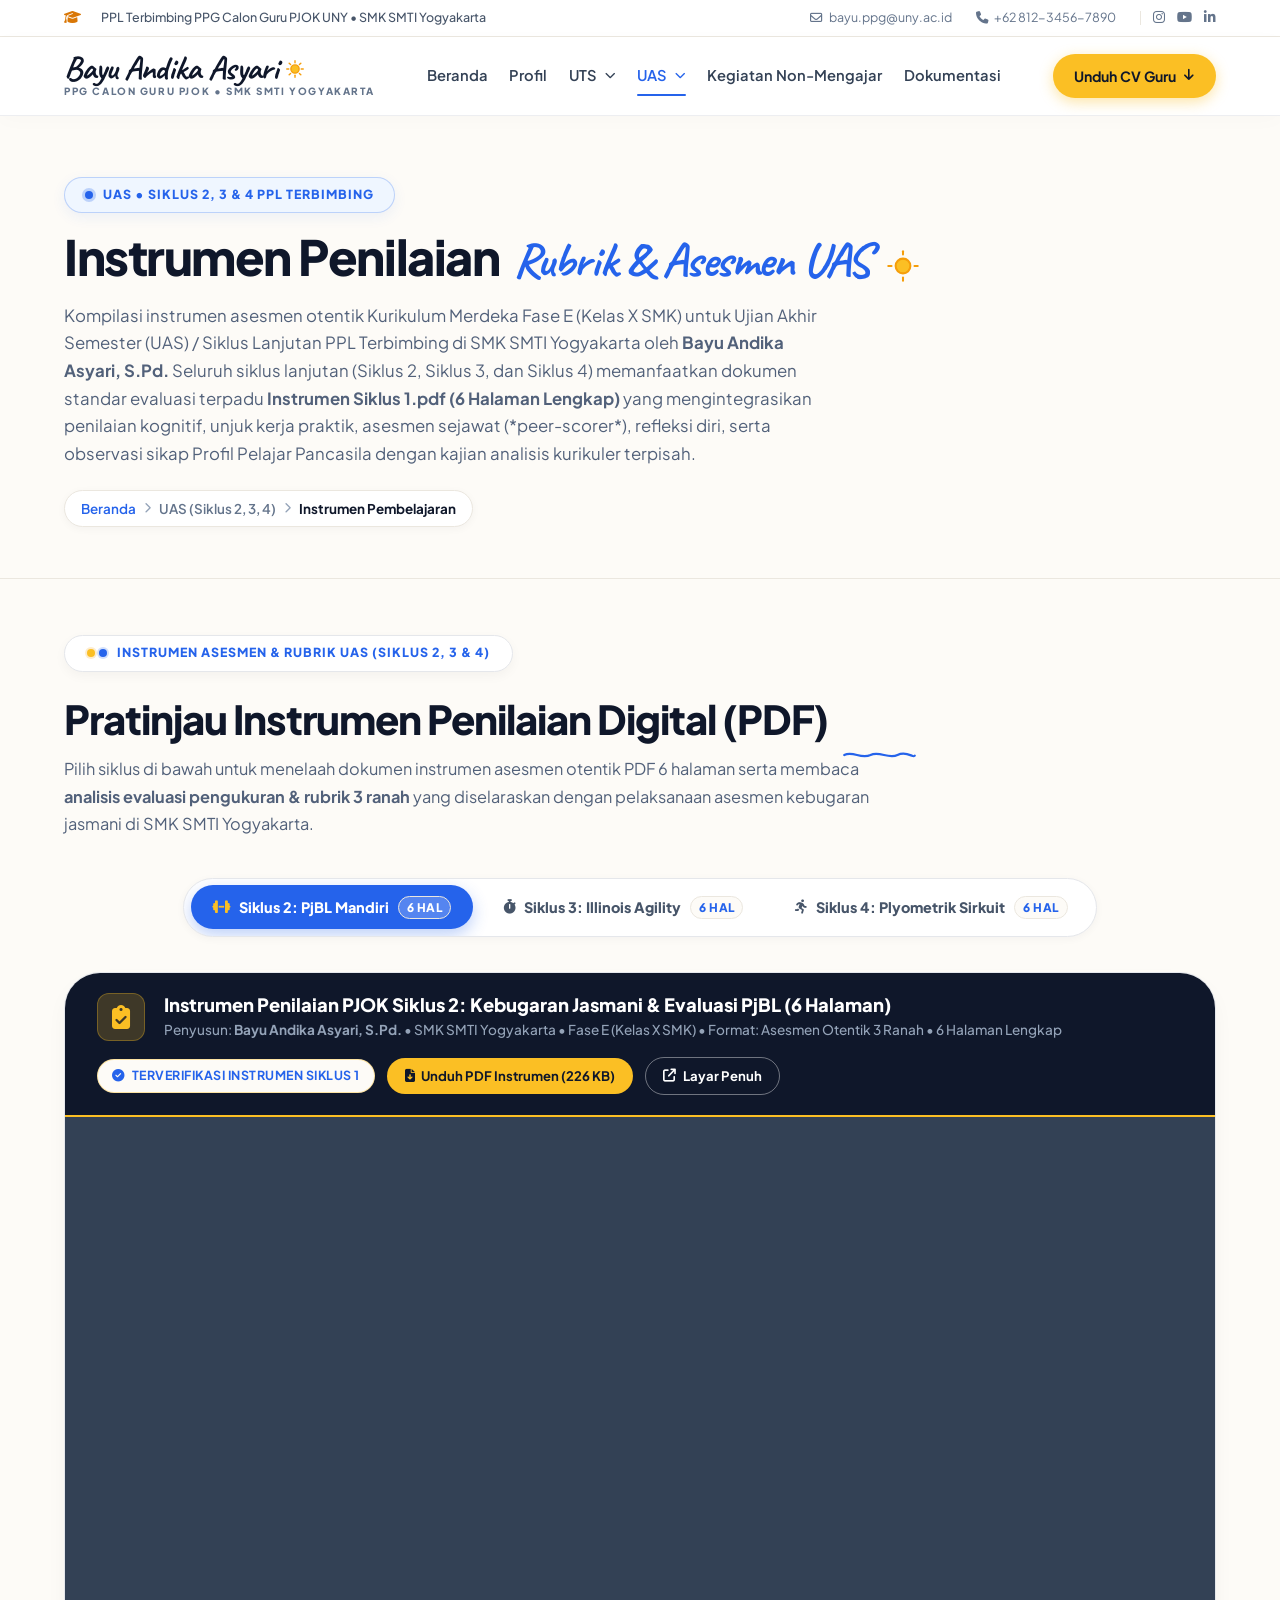
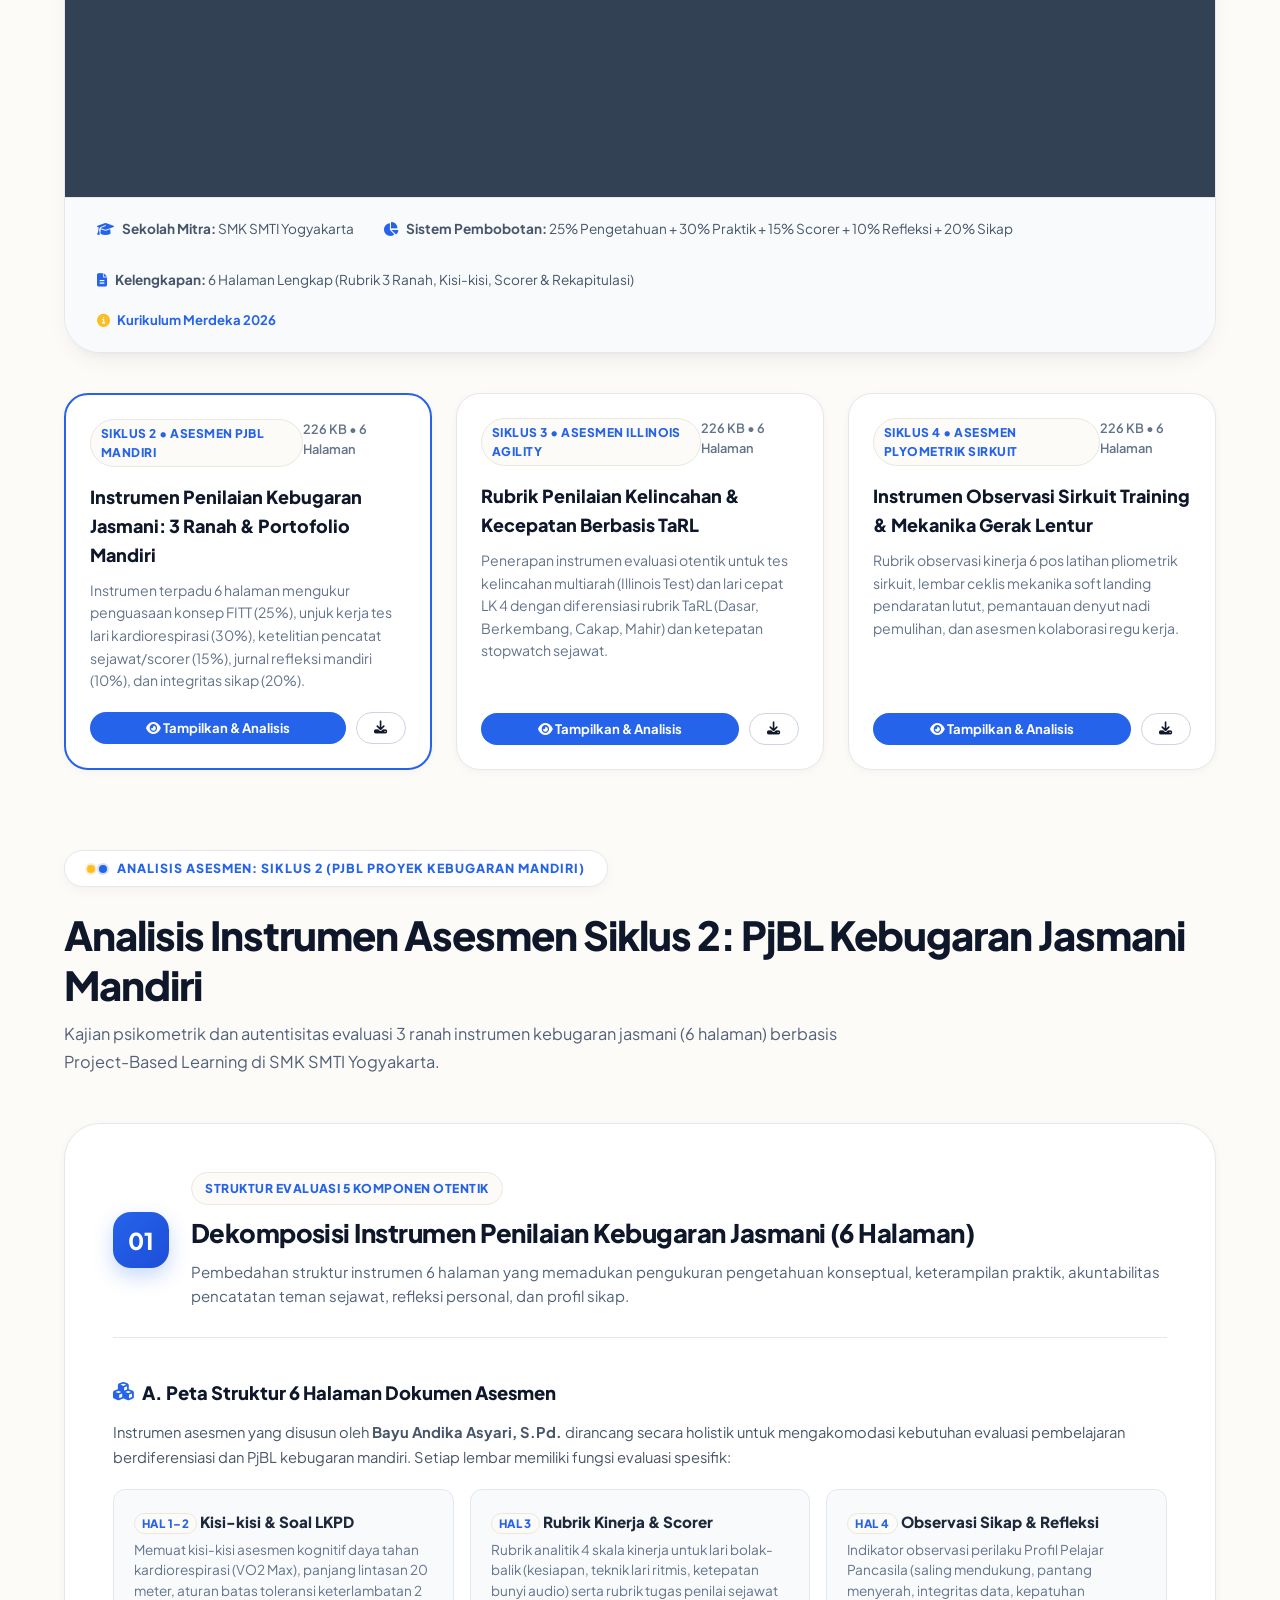
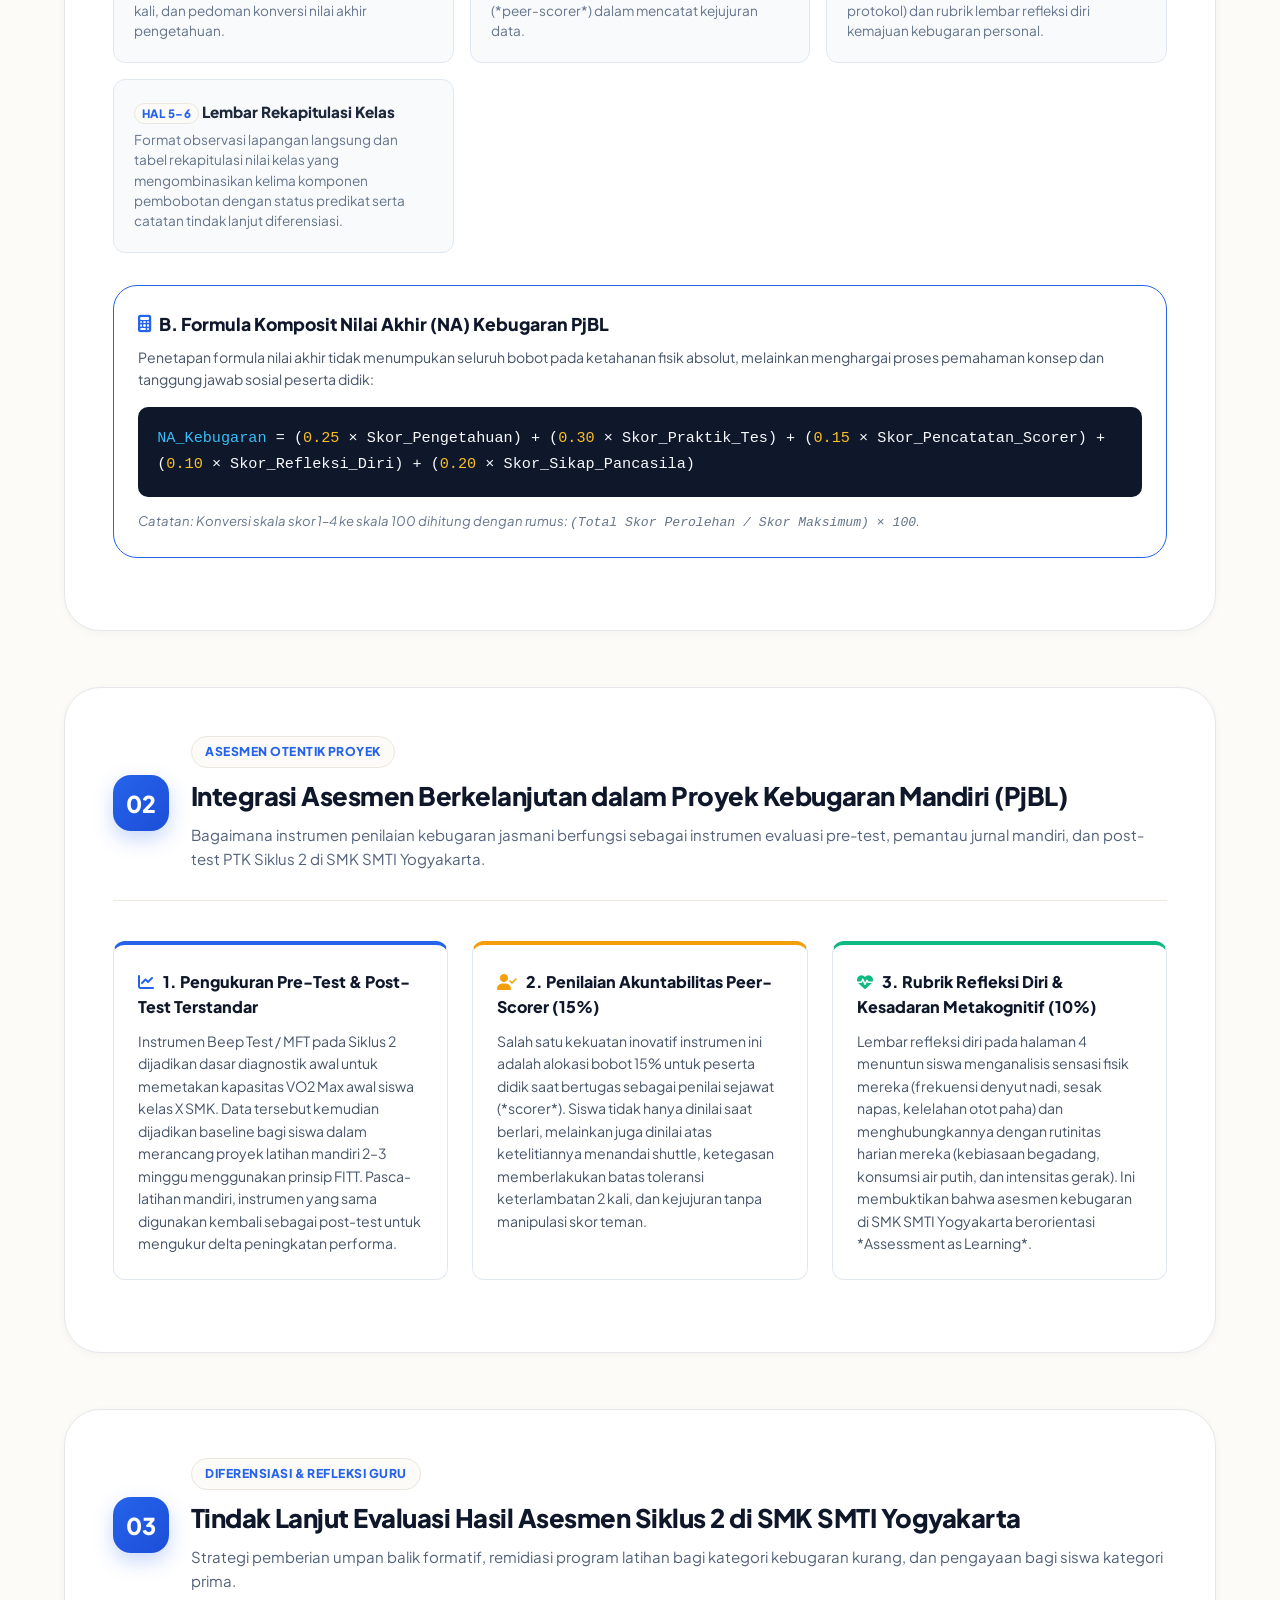
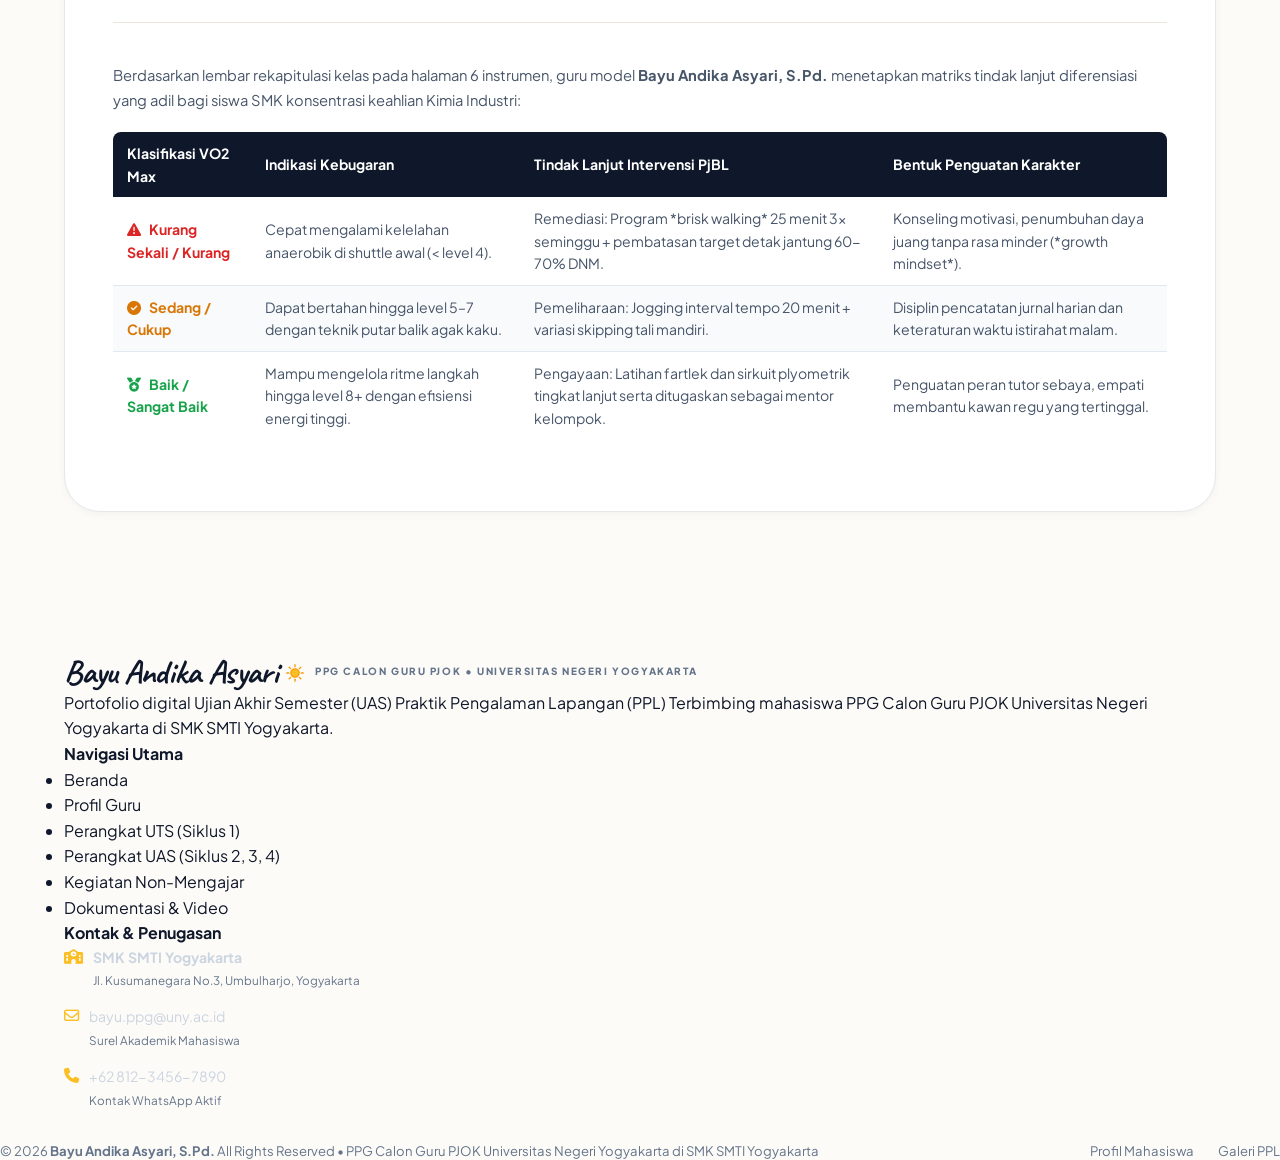
<file: UAS/instrumen.html>
<!doctype html>
<html lang="id">
  <head>
    <meta charset="UTF-8" />
    <meta name="viewport" content="width=device-width, initial-scale=1.0" />
    <title>UAS - Instrumen & Rubrik Penilaian PJOK (Siklus 2, 3 & 4) | Bayu Andika Asyari, S.Pd. - UNY</title>

    <link rel="icon" type="image/png" href="../logo.png" />
    <link rel="preconnect" href="https://fonts.googleapis.com" />
    <link rel="preconnect" href="https://fonts.gstatic.com" crossorigin />
    <link href="https://fonts.googleapis.com/css2?family=Caveat:wght@600;700&family=Plus+Jakarta+Sans:wght@300;400;500;600;700;800&display=swap" rel="stylesheet" />
    <link rel="stylesheet" href="https://cdnjs.cloudflare.com/ajax/libs/font-awesome/6.5.1/css/all.min.css" />
    <link rel="stylesheet" href="../css/studio-theme.css?v=2.1" />
  </head>
  <body>
    <!-- =================================================================
       1. TOPBAR (Studio Theme)
       ================================================================= -->
    <div class="topbar-studio">
      <div class="container topbar-studio-inner">
        <div class="topbar-left">
          <i class="fa-solid fa-graduation-cap lead-icon"></i>
          <span>PPL Terbimbing PPG Calon Guru PJOK UNY • SMK SMTI Yogyakarta</span>
        </div>

        <div class="topbar-right">
          <a href="mailto:bayu.ppg@uny.ac.id" class="topbar-contact-item">
            <i class="fa-regular fa-envelope"></i>
            <span>bayu.ppg@uny.ac.id</span>
          </a>
          <a href="tel:+6281234567890" class="topbar-contact-item">
            <i class="fa-solid fa-phone"></i>
            <span>+62 812-3456-7890</span>
          </a>

          <div class="topbar-socials">
            <a href="javascript:void(0)" onclick="showToast('Instagram Bayu Andika Asyari')" class="topbar-social-link" aria-label="Instagram"><i class="fa-brands fa-instagram"></i></a>
            <a href="javascript:void(0)" onclick="showToast('Kanal YouTube Pembelajaran PJOK')" class="topbar-social-link" aria-label="YouTube"><i class="fa-brands fa-youtube"></i></a>
            <a href="javascript:void(0)" onclick="showToast('LinkedIn Bayu Andika Asyari')" class="topbar-social-link" aria-label="LinkedIn"><i class="fa-brands fa-linkedin-in"></i></a>
          </div>
        </div>
      </div>
    </div>

    <!-- =================================================================
       2. MAIN NAVBAR (Clean Studio Header + Script Logo & Sun Doodle)
       ================================================================= -->
    <header class="navbar-studio">
      <div class="container navbar-studio-inner">
        <!-- Brand Logo: Handwritten "Bayu Andika Asyari" with radiant Sun Doodle -->
        <a href="../index.html" class="brand-studio">
          <div class="brand-studio-text">
            <span class="brand-studio-logo">
              Bayu Andika Asyari
              <!-- Sun Doodle SVG with Rays -->
              <svg class="sun-logo-doodle" viewBox="0 0 32 32" fill="none" xmlns="http://www.w3.org/2000/svg">
                <circle cx="16" cy="16" r="6" fill="#FBBF24" stroke="#F59E0B" stroke-width="2" />
                <line x1="16" y1="4" x2="16" y2="7" stroke="#F59E0B" stroke-width="2" stroke-linecap="round" />
                <line x1="16" y1="25" x2="16" y2="28" stroke="#F59E0B" stroke-width="2" stroke-linecap="round" />
                <line x1="4" y1="16" x2="7" y2="16" stroke="#F59E0B" stroke-width="2" stroke-linecap="round" />
                <line x1="25" y1="16" x2="28" y2="16" stroke="#F59E0B" stroke-width="2" stroke-linecap="round" />
                <line x1="7.5" y1="7.5" x2="9.6" y2="9.6" stroke="#F59E0B" stroke-width="2" stroke-linecap="round" />
                <line x1="22.4" y1="22.4" x2="24.5" y2="24.5" stroke="#F59E0B" stroke-width="2" stroke-linecap="round" />
                <line x1="7.5" y1="24.5" x2="9.6" y2="22.4" stroke="#F59E0B" stroke-width="2" stroke-linecap="round" />
                <line x1="22.4" y1="9.6" x2="24.5" y2="7.5" stroke="#F59E0B" stroke-width="2" stroke-linecap="round" />
              </svg>
            </span>
            <span class="brand-studio-sub">PPG CALON GURU PJOK • SMK SMTI Yogyakarta</span>
          </div>
        </a>

        <!-- Navigation Links: 6 Menu Items Required -->
        <nav>
          <ul class="nav-menu-studio">
            <!-- 1. Beranda -->
            <li><a href="../index.html" class="nav-link-studio">Beranda</a></li>

            <!-- 2. Profil -->
            <li><a href="../profil.html" class="nav-link-studio">Profil</a></li>

            <!-- 3. UTS Dropdown -->
            <li class="nav-studio-dropdown">
              <a href="../UTS/rancangan.html" class="nav-link-studio"> UTS <i class="fa-solid fa-chevron-down" style="font-size: 0.68rem; margin-left: 2px"></i> </a>
              <ul class="dropdown-studio-menu">
                <li>
                  <a href="../UTS/rancangan.html" class="dropdown-studio-item"> <i class="fa-solid fa-file-pen"></i> Rancangan Pembelajaran </a>
                </li>
                <li>
                  <a href="../UTS/media.html" class="dropdown-studio-item"> <i class="fa-solid fa-photo-film"></i> Media Pembelajaran </a>
                </li>
                <li>
                  <a href="../UTS/materi.html" class="dropdown-studio-item"> <i class="fa-solid fa-book-open-reader"></i> Materi Pembelajaran </a>
                </li>
                <li>
                  <a href="../UTS/instrumen.html" class="dropdown-studio-item"> <i class="fa-solid fa-clipboard-check"></i> Instrumen Pembelajaran </a>
                </li>
              </ul>
            </li>

            <!-- 4. UAS Dropdown -->
            <li class="nav-studio-dropdown">
              <a href="rancangan.html" class="nav-link-studio active"> UAS <i class="fa-solid fa-chevron-down" style="font-size: 0.68rem; margin-left: 2px"></i> </a>
              <ul class="dropdown-studio-menu">
                <li>
                  <a href="rancangan.html" class="dropdown-studio-item"> <i class="fa-solid fa-file-circle-check"></i> Rancangan Pembelajaran </a>
                </li>
                <li>
                  <a href="media.html" class="dropdown-studio-item"> <i class="fa-solid fa-laptop-code"></i> Media Pembelajaran </a>
                </li>
                <li>
                  <a href="materi.html" class="dropdown-studio-item"> <i class="fa-solid fa-book-bookmark"></i> Materi Pembelajaran </a>
                </li>
                <li>
                  <a href="instrumen.html" class="dropdown-studio-item active"> <i class="fa-solid fa-list-check"></i> Instrumen Pembelajaran </a>
                </li>
              </ul>
            </li>

            <!-- 5. Kegiatan Non-Mengajar -->
            <li><a href="../non-mengajar.html" class="nav-link-studio">Kegiatan Non-Mengajar</a></li>

            <!-- 6. Dokumentasi -->
            <li><a href="../dokumentasi.html" class="nav-link-studio">Dokumentasi</a></li>
          </ul>
        </nav>

        <!-- Right Action CTA: Golden-Yellow Pill Button -->
        <div style="display: flex; align-items: center; gap: 0.75rem">
          <a href="../profil.html#cv" class="btn-nav-connect" onclick="showToast('Unduh CV Guru Digital...')">
            <span>Unduh CV Guru</span>
            <i class="fa-solid fa-arrow-down"></i>
          </a>
          <button class="mobile-studio-toggle" aria-label="Buka Menu Navigasi">
            <i class="fa-solid fa-bars"></i>
          </button>
        </div>
      </div>
    </header>

    <!-- =================================================================
       3. SUBPAGE HERO HEADER (Studio Theme)
       ================================================================= -->
    <section class="subpage-studio-hero">
      <div class="container">
        <div class="hero-studio-badge" style="margin-bottom: 1rem">
          <span class="badge-dot"></span>
          <span>UAS &bull; SIKLUS 2, 3 &amp; 4 PPL TERBIMBING</span>
        </div>

        <h1 class="subpage-hero-title">
          Instrumen Penilaian
          <span class="script-highlight" style="font-family: var(--font-script); color: var(--color-primary-blue); font-weight: 700; margin-left: 6px">
            Rubrik & Asesmen UAS
            <svg class="sun-doodle-hero" viewBox="0 0 44 44" fill="none" xmlns="http://www.w3.org/2000/svg" style="width: 36px; height: 36px; vertical-align: middle; margin-left: 6px">
              <circle cx="22" cy="22" r="9" fill="#FBBF24" stroke="#F59E0B" stroke-width="2.5" />
              <line x1="22" y1="4" x2="22" y2="8" stroke="#F59E0B" stroke-width="2.5" stroke-linecap="round" />
              <line x1="22" y1="36" x2="22" y2="40" stroke="#F59E0B" stroke-width="2.5" stroke-linecap="round" />
              <line x1="4" y1="22" x2="8" y2="22" stroke="#F59E0B" stroke-width="2.5" stroke-linecap="round" />
              <line x1="36" y1="22" x2="40" y2="22" stroke="#F59E0B" stroke-width="2.5" stroke-linecap="round" />
            </svg>
          </span>
        </h1>

        <p class="subpage-hero-desc">
          Kompilasi instrumen asesmen otentik Kurikulum Merdeka Fase E (Kelas X SMK) untuk Ujian Akhir Semester (UAS) / Siklus Lanjutan PPL Terbimbing di SMK SMTI Yogyakarta oleh <strong>Bayu Andika Asyari, S.Pd.</strong> Seluruh siklus lanjutan (Siklus 2, Siklus 3, dan Siklus 4) memanfaatkan dokumen standar evaluasi terpadu <strong>Instrumen Siklus 1.pdf (6 Halaman Lengkap)</strong> yang mengintegrasikan penilaian kognitif, unjuk kerja praktik, asesmen sejawat (*peer-scorer*), refleksi diri, serta observasi sikap Profil Pelajar Pancasila dengan kajian analisis kurikuler terpisah.
        </p>

        <div class="studio-breadcrumb">
          <a href="../index.html">Beranda</a>
          <i class="fa-solid fa-chevron-right"></i>
          <span>UAS (Siklus 2, 3, 4)</span>
          <i class="fa-solid fa-chevron-right"></i>
          <span style="color: var(--color-midnight); font-weight: 700">Instrumen Pembelajaran</span>
        </div>
      </div>
    </section>

    <!-- =================================================================
       4. MAIN CONTENT
       ================================================================= -->
    <main class="studio-content-page" style="padding-top: 3.5rem; padding-bottom: 5.5rem">
      <div class="container">
        <!-- =============================================================
           A. DOKUMEN UTAMA UAS INSTRUMEN & CYCLE SWITCHER TABS
           ============================================================= -->
        <section style="margin-bottom: 5rem">
          <div class="section-agency-head" style="margin-bottom: 2.5rem">
            <div class="badge-pill-group">
              <span class="twin-dot-icon"> <span></span><span></span> </span>
              <span>INSTRUMEN ASESMEN &amp; RUBRIK UAS (SIKLUS 2, 3 &amp; 4)</span>
            </div>
            <h2 class="section-agency-title">
              Pratinjau Instrumen Penilaian Digital (PDF)
              <span class="wavy-squiggle-wrap" style="display: inline-block; vertical-align: middle; margin-left: 8px">
                <svg class="wavy-squiggle-svg" viewBox="0 0 100 16" fill="none" xmlns="http://www.w3.org/2000/svg" style="width: 75px; height: 12px">
                  <path d="M3 8C15 2 25 14 38 8C50 2 62 14 74 8C86 2 95 12 97 9" stroke="#2563EB" stroke-width="3" stroke-linecap="round" />
                </svg>
              </span>
            </h2>
            <p class="section-agency-subtitle">
              Pilih siklus di bawah untuk menelaah dokumen instrumen asesmen otentik PDF 6 halaman serta membaca <strong>analisis evaluasi pengukuran &amp; rubrik 3 ranah</strong> yang diselaraskan dengan pelaksanaan asesmen kebugaran jasmani di SMK SMTI Yogyakarta.
            </p>
          </div>

          <!-- Cycle Switcher Tab Navigation (Compact Single-Row Design) -->
          <div class="cycle-switcher-wrapper">
            <div class="cycle-tabs">
              <button id="tab-btn-2" class="cycle-tab-btn active" onclick="switchUASInstrumen(2)">
                <i class="fa-solid fa-dumbbell"></i>
                <span>Siklus 2: PjBL Mandiri</span>
                <span class="tag-pill" style="background: rgba(37, 99, 235, 0.15); color: #2563eb; font-size: 0.74rem; padding: 3px 8px; border-radius: 999px">6 Hal</span>
              </button>

              <button id="tab-btn-3" class="cycle-tab-btn" onclick="switchUASInstrumen(3)">
                <i class="fa-solid fa-stopwatch"></i>
                <span>Siklus 3: Illinois Agility</span>
                <span class="tag-pill" style="background: rgba(245, 158, 11, 0.15); color: #b45309; font-size: 0.74rem; padding: 3px 8px; border-radius: 999px">6 Hal</span>
              </button>

              <button id="tab-btn-4" class="cycle-tab-btn" onclick="switchUASInstrumen(4)">
                <i class="fa-solid fa-person-running"></i>
                <span>Siklus 4: Plyometrik Sirkuit</span>
                <span class="tag-pill" style="background: rgba(16, 185, 129, 0.15); color: #047857; font-size: 0.74rem; padding: 3px 8px; border-radius: 999px">6 Hal</span>
              </button>
            </div>
          </div>

          <!-- PDF Viewer Container Card -->
          <div class="pdf-viewer-card" style="background: #ffffff; border-radius: var(--radius-xl); border: 1.5px solid var(--color-border-card); overflow: hidden; box-shadow: var(--shadow-md); margin-bottom: 2.5rem">
            <!-- Toolbar -->
            <div class="pdf-viewer-toolbar" style="background: #0f172a; color: #ffffff; padding: 1.25rem 2rem; display: flex; align-items: center; justify-content: space-between; flex-wrap: wrap; gap: 1rem">
              <div class="pdf-toolbar-info" style="display: flex; align-items: center; gap: 1.2rem">
                <div class="pdf-toolbar-icon" style="background: rgba(251, 191, 36, 0.2); width: 48px; height: 48px; border-radius: 12px; display: flex; align-items: center; justify-content: center; font-size: 1.5rem; color: #fbbf24">
                  <i id="uas-toolbar-icon-symbol" class="fa-solid fa-clipboard-check"></i>
                </div>
                <div>
                  <div id="uas-pdf-title" class="pdf-toolbar-title" style="font-size: 1.15rem; font-weight: 800; color: #ffffff; margin-bottom: 0.2rem">Instrumen Penilaian PJOK Siklus 2: Kebugaran Jasmani &amp; Evaluasi PjBL (6 Halaman)</div>
                  <div id="uas-pdf-sub" class="pdf-toolbar-sub" style="font-size: 0.85rem; color: #94a3b8">
                    Penyusun: <strong>Bayu Andika Asyari, S.Pd.</strong> &bull; SMK SMTI Yogyakarta &bull; Fase E (Kelas X SMK) &bull; Format: Asesmen Otentik 3 Ranah &bull; 6 Halaman Lengkap
                  </div>
                </div>
              </div>

              <div class="pdf-toolbar-actions" style="display: flex; align-items: center; gap: 0.75rem; flex-wrap: wrap">
                <span id="uas-meta-badge" class="tag-pill" style="background: rgba(251, 191, 36, 0.2); color: #fbbf24; font-weight: 700; border: 1px solid rgba(251, 191, 36, 0.4); padding: 6px 14px; font-size: 0.78rem">
                  <i class="fa-solid fa-circle-check" style="margin-right: 5px"></i> Terverifikasi Instrumen Siklus 1
                </span>
                <a
                  id="uas-download-btn"
                  href="../Dokumen/Instrumen Siklus 1.pdf"
                  download="Instrumen_Penilaian_PJOK_Siklus2_KebugaranMandiri.pdf"
                  class="btn btn-sun btn-sm"
                  style="background: #fbbf24; color: #0f172a; font-weight: 700; padding: 0.6rem 1.2rem; border-radius: 999px; text-decoration: none; display: inline-flex; align-items: center; gap: 0.4rem"
                >
                  <i class="fa-solid fa-file-arrow-down"></i> <span id="uas-download-text">Unduh PDF Instrumen (226 KB)</span>
                </a>
                <a
                  id="uas-fullscreen-btn"
                  href="../Dokumen/Instrumen Siklus 1.pdf"
                  target="_blank"
                  rel="noopener noreferrer"
                  class="btn btn-outline-light btn-sm"
                  style="border: 1px solid rgba(255, 255, 255, 0.4); color: #ffffff; padding: 0.6rem 1.2rem; border-radius: 999px; text-decoration: none; display: inline-flex; align-items: center; gap: 0.4rem"
                >
                  <i class="fa-solid fa-arrow-up-right-from-square"></i> Layar Penuh
                </a>
              </div>
            </div>

            <!-- Embedded Frame -->
            <div class="pdf-frame-wrapper" style="width: 100%; height: 680px; background: #334155">
              <iframe id="uas-pdf-frame" src="../Dokumen/Instrumen Siklus 1.pdf#toolbar=1&navpanes=0&scrollbar=1" title="Instrumen Penilaian UAS Bayu Andika Asyari" style="width: 100%; height: 100%; border: none" loading="lazy">
                <p style="padding: 2rem; color: #ffffff; text-align: center">
                  Peramban Anda tidak mendukung tampilan PDF langsung. Silakan
                  <a id="uas-fallback-link" href="../Dokumen/Instrumen Siklus 1.pdf" target="_blank" style="color: #fbbf24; font-weight: bold; text-decoration: underline">
                    Klik di sini untuk mengunduh atau membuka Instrumen Penilaian (.PDF)
                  </a>.
                </p>
              </iframe>
            </div>

            <!-- Footer Metadata Bar -->
            <div style="background: #f8fafc; padding: 1.25rem 2rem; border-top: 1px solid var(--color-border-card); display: flex; align-items: center; justify-content: space-between; flex-wrap: wrap; gap: 1rem">
              <div style="display: flex; align-items: center; gap: 1.8rem; flex-wrap: wrap">
                <div style="font-size: 0.85rem; color: #475569">
                  <i class="fa-solid fa-graduation-cap" style="color: var(--color-primary-blue); margin-right: 6px"></i>
                  <strong>Sekolah Mitra:</strong> SMK SMTI Yogyakarta
                </div>
                <div style="font-size: 0.85rem; color: #475569">
                  <i class="fa-solid fa-chart-pie" style="color: var(--color-primary-blue); margin-right: 6px"></i>
                  <strong>Sistem Pembobotan:</strong> <span id="uas-meta-method">25% Pengetahuan + 30% Praktik + 15% Scorer + 10% Refleksi + 20% Sikap</span>
                </div>
                <div style="font-size: 0.85rem; color: #475569">
                  <i class="fa-solid fa-file-lines" style="color: var(--color-primary-blue); margin-right: 6px"></i>
                  <strong>Kelengkapan:</strong> <span id="uas-meta-pages">6 Halaman Lengkap (Rubrik 3 Ranah, Kisi-kisi, Scorer &amp; Rekapitulasi)</span>
                </div>
              </div>
              <div>
                <a href="javascript:void(0)" onclick="showToast('Dokumen Instrumen Resmi Kurikulum Merdeka Fase E')" style="font-size: 0.82rem; color: var(--color-primary-blue); font-weight: 700; text-decoration: none">
                  <i class="fa-solid fa-circle-info" style="color: #fbbf24; margin-right: 5px"></i> Kurikulum Merdeka 2026
                </a>
              </div>
            </div>
          </div>

          <!-- Mini Quick Switcher / Summary Cards -->
          <div style="display: grid; grid-template-columns: repeat(auto-fit, minmax(320px, 1fr)); gap: 1.5rem; margin-top: 2rem">
            <!-- Card Siklus 2 -->
            <div
              id="summary-card-2"
              class="uas-summary-card"
              style="
                background: #ffffff;
                border: 2px solid var(--color-primary-blue);
                border-radius: var(--radius-lg);
                padding: 1.5rem;
                box-shadow: var(--shadow-sm);
                display: flex;
                flex-direction: column;
                transition: var(--transition-fast);
              "
            >
              <div style="display: flex; justify-content: space-between; align-items: flex-start; margin-bottom: 1rem">
                <span class="tag-pill" style="background: rgba(37, 99, 235, 0.1); color: var(--color-primary-blue); font-weight: 800; font-size: 0.75rem; padding: 4px 10px; border-radius: 999px"> SIKLUS 2 &bull; ASESMEN PJBL MANDIRI </span>
                <span style="font-size: 0.8rem; color: #64748b; font-weight: 600">226 KB &bull; 6 Halaman</span>
              </div>
              <h4 style="font-size: 1.12rem; font-weight: 800; color: #0f172a; margin-bottom: 0.6rem">Instrumen Penilaian Kebugaran Jasmani: 3 Ranah &amp; Portofolio Mandiri</h4>
              <p style="font-size: 0.88rem; color: #64748b; line-height: 1.6; margin-bottom: 1.25rem; flex: 1">
                Instrumen terpadu 6 halaman mengukur penguasaan konsep FITT (25%), unjuk kerja tes lari kardiorespirasi (30%), ketelitian pencatat sejawat/scorer (15%), jurnal refleksi mandiri (10%), dan integritas sikap (20%).
              </p>
              <div style="display: flex; gap: 0.6rem">
                <button
                  class="btn btn-primary-blue btn-sm"
                  style="flex: 1; background: var(--color-primary-blue); color: #fff; border: none; padding: 0.55rem 1rem; border-radius: 999px; font-weight: 700; cursor: pointer"
                  onclick="switchUASInstrumen(2)"
                >
                  <i class="fa-solid fa-eye"></i> Tampilkan &amp; Analisis
                </button>
                <a
                  href="../Dokumen/Instrumen Siklus 1.pdf"
                  download="Instrumen_Penilaian_PJOK_Siklus2_KebugaranMandiri.pdf"
                  class="btn btn-outline-dark btn-sm"
                  style="border: 1px solid #cbd5e1; color: #334155; padding: 0.55rem 0.9rem; border-radius: 999px; text-decoration: none"
                  aria-label="Unduh Instrumen Siklus 2"
                >
                  <i class="fa-solid fa-download"></i>
                </a>
              </div>
            </div>

            <!-- Card Siklus 3 -->
            <div
              id="summary-card-3"
              class="uas-summary-card"
              style="background: #ffffff; border: 1px solid var(--color-border-card); border-radius: var(--radius-lg); padding: 1.5rem; box-shadow: var(--shadow-sm); display: flex; flex-direction: column; transition: var(--transition-fast)"
            >
              <div style="display: flex; justify-content: space-between; align-items: flex-start; margin-bottom: 1rem">
                <span class="tag-pill" style="background: rgba(245, 158, 11, 0.12); color: #b45309; font-weight: 800; font-size: 0.75rem; padding: 4px 10px; border-radius: 999px"> SIKLUS 3 &bull; ASESMEN ILLINOIS AGILITY </span>
                <span style="font-size: 0.8rem; color: #64748b; font-weight: 600">226 KB &bull; 6 Halaman</span>
              </div>
              <h4 style="font-size: 1.12rem; font-weight: 800; color: #0f172a; margin-bottom: 0.6rem">Rubrik Penilaian Kelincahan &amp; Kecepatan Berbasis TaRL</h4>
              <p style="font-size: 0.88rem; color: #64748b; line-height: 1.6; margin-bottom: 1.25rem; flex: 1">
                Penerapan instrumen evaluasi otentik untuk tes kelincahan multiarah (Illinois Test) dan lari cepat LK 4 dengan diferensiasi rubrik TaRL (Dasar, Berkembang, Cakap, Mahir) dan ketepatan stopwatch sejawat.
              </p>
              <div style="display: flex; gap: 0.6rem">
                <button
                  class="btn btn-primary-blue btn-sm"
                  style="flex: 1; background: var(--color-primary-blue); color: #fff; border: none; padding: 0.55rem 1rem; border-radius: 999px; font-weight: 700; cursor: pointer"
                  onclick="switchUASInstrumen(3)"
                >
                  <i class="fa-solid fa-eye"></i> Tampilkan &amp; Analisis
                </button>
                <a
                  href="../Dokumen/Instrumen Siklus 1.pdf"
                  download="Instrumen_Penilaian_PJOK_Siklus3_IllinoisAgility.pdf"
                  class="btn btn-outline-dark btn-sm"
                  style="border: 1px solid #cbd5e1; color: #334155; padding: 0.55rem 0.9rem; border-radius: 999px; text-decoration: none"
                  aria-label="Unduh Instrumen Siklus 3"
                >
                  <i class="fa-solid fa-download"></i>
                </a>
              </div>
            </div>

            <!-- Card Siklus 4 -->
            <div
              id="summary-card-4"
              class="uas-summary-card"
              style="background: #ffffff; border: 1px solid var(--color-border-card); border-radius: var(--radius-lg); padding: 1.5rem; box-shadow: var(--shadow-sm); display: flex; flex-direction: column; transition: var(--transition-fast)"
            >
              <div style="display: flex; justify-content: space-between; align-items: flex-start; margin-bottom: 1rem">
                <span class="tag-pill" style="background: rgba(16, 185, 129, 0.12); color: #047857; font-weight: 800; font-size: 0.75rem; padding: 4px 10px; border-radius: 999px"> SIKLUS 4 &bull; ASESMEN PLYOMETRIK SIRKUIT </span>
                <span style="font-size: 0.8rem; color: #64748b; font-weight: 600">226 KB &bull; 6 Halaman</span>
              </div>
              <h4 style="font-size: 1.12rem; font-weight: 800; color: #0f172a; margin-bottom: 0.6rem">Instrumen Observasi Sirkuit Training &amp; Mekanika Gerak Lentur</h4>
              <p style="font-size: 0.88rem; color: #64748b; line-height: 1.6; margin-bottom: 1.25rem; flex: 1">
                Rubrik observasi kinerja 6 pos latihan pliometrik sirkuit, lembar ceklis mekanika soft landing pendaratan lutut, pemantauan denyut nadi pemulihan, dan asesmen kolaborasi regu kerja.
              </p>
              <div style="display: flex; gap: 0.6rem">
                <button
                  class="btn btn-primary-blue btn-sm"
                  style="flex: 1; background: var(--color-primary-blue); color: #fff; border: none; padding: 0.55rem 1rem; border-radius: 999px; font-weight: 700; cursor: pointer"
                  onclick="switchUASInstrumen(4)"
                >
                  <i class="fa-solid fa-eye"></i> Tampilkan &amp; Analisis
                </button>
                <a
                  href="../Dokumen/Instrumen Siklus 1.pdf"
                  download="Instrumen_Penilaian_PJOK_Siklus4_PlyometrikSirkuit.pdf"
                  class="btn btn-outline-dark btn-sm"
                  style="border: 1px solid #cbd5e1; color: #334155; padding: 0.55rem 0.9rem; border-radius: 999px; text-decoration: none"
                  aria-label="Unduh Instrumen Siklus 4"
                >
                  <i class="fa-solid fa-download"></i>
                </a>
              </div>
            </div>
          </div>
        </section>

        <!-- =============================================================
           B. SEPARATE INDIVIDUAL ANALYSES (1 SIKLUS = 1 ANALISIS TERPISAH)
           ============================================================= -->
        <section id="analysis-section-anchor">
          <!-- Header Penanda Analisis -->
          <div class="section-agency-head" style="margin-bottom: 3rem">
            <div class="badge-pill-group">
              <span class="twin-dot-icon"> <span></span><span></span> </span>
              <span id="analysis-cycle-badge">ANALISIS ASESMEN: SIKLUS 2 (PJBL PROYEK KEBUGARAN MANDIRI)</span>
            </div>
            <h2 id="analysis-cycle-main-title" class="section-agency-title">Analisis Instrumen Asesmen Siklus 2: PjBL Kebugaran Jasmani Mandiri</h2>
            <p id="analysis-cycle-subtitle" class="section-agency-subtitle">Kajian psikometrik dan autentisitas evaluasi 3 ranah instrumen kebugaran jasmani (6 halaman) berbasis Project-Based Learning di SMK SMTI Yogyakarta.</p>
          </div>

          <!-- =========================================================
             WADAH ANALISIS SIKLUS 2 (PJBL PROYEK KEBUGARAN MANDIRI)
             ========================================================= -->
          <div id="analysis-siklus-2" class="uas-analysis-container" style="display: block">
            <!-- 1. DEKOMPOSISI INSTRUMEN & RUMUS -->
            <article class="analysis-module-card">
              <div class="analysis-module-header">
                <div class="analysis-module-num">01</div>
                <div>
                  <span class="tag-pill" style="margin-bottom: 0.5rem; display: inline-block; background: rgba(37, 99, 235, 0.1); color: var(--color-primary-blue); font-weight: 800"> STRUKTUR EVALUASI 5 KOMPONEN OTENTIK </span>
                  <h3 class="analysis-module-title">Dekomposisi Instrumen Penilaian Kebugaran Jasmani (6 Halaman)</h3>
                  <p class="analysis-module-desc">Pembedahan struktur instrumen 6 halaman yang memadukan pengukuran pengetahuan konseptual, keterampilan praktik, akuntabilitas pencatatan teman sejawat, refleksi personal, dan profil sikap.</p>
                </div>
              </div>

              <div class="analysis-content-body">
                <div style="margin-bottom: 2rem">
                  <h4 style="font-size: 1.15rem; font-weight: 800; color: #0f172a; margin-bottom: 0.8rem; display: flex; align-items: center; gap: 0.5rem">
                    <i class="fa-solid fa-cubes" style="color: var(--color-primary-blue)"></i>
                    A. Peta Struktur 6 Halaman Dokumen Asesmen
                  </h4>
                  <p style="font-size: 0.92rem; color: #475569; line-height: 1.7; margin-bottom: 1.2rem">
                    Instrumen asesmen yang disusun oleh <strong>Bayu Andika Asyari, S.Pd.</strong> dirancang secara holistik untuk mengakomodasi kebutuhan evaluasi pembelajaran berdiferensiasi dan PjBL kebugaran mandiri. Setiap lembar memiliki fungsi evaluasi spesifik:
                  </p>

                  <div style="display: grid; grid-template-columns: repeat(auto-fit, minmax(280px, 1fr)); gap: 1rem; margin-bottom: 1.5rem">
                    <div style="background: #f8fafc; border: 1px solid #e2e8f0; border-radius: 12px; padding: 1.25rem">
                      <div style="font-weight: 800; color: #1e293b; font-size: 0.95rem; margin-bottom: 0.35rem">
                        <span class="tag-pill" style="background: #e0f2fe; color: #0369a1; font-size: 0.72rem; padding: 2px 7px">Hal 1–2</span> Kisi-kisi &amp; Soal LKPD
                      </div>
                      <p style="font-size: 0.85rem; color: #64748b; margin: 0; line-height: 1.5">
                        Memuat kisi-kisi asesmen kognitif daya tahan kardiorespirasi (VO2 Max), panjang lintasan 20 meter, aturan batas toleransi keterlambatan 2 kali, dan pedoman konversi nilai akhir pengetahuan.
                      </p>
                    </div>

                    <div style="background: #f8fafc; border: 1px solid #e2e8f0; border-radius: 12px; padding: 1.25rem">
                      <div style="font-weight: 800; color: #1e293b; font-size: 0.95rem; margin-bottom: 0.35rem">
                        <span class="tag-pill" style="background: #fef3c7; color: #b45309; font-size: 0.72rem; padding: 2px 7px">Hal 3</span> Rubrik Kinerja &amp; Scorer
                      </div>
                      <p style="font-size: 0.85rem; color: #64748b; margin: 0; line-height: 1.5">
                        Rubrik analitik 4 skala kinerja untuk lari bolak-balik (kesiapan, teknik lari ritmis, ketepatan bunyi audio) serta rubrik tugas penilai sejawat (*peer-scorer*) dalam mencatat kejujuran data.
                      </p>
                    </div>

                    <div style="background: #f8fafc; border: 1px solid #e2e8f0; border-radius: 12px; padding: 1.25rem">
                      <div style="font-weight: 800; color: #1e293b; font-size: 0.95rem; margin-bottom: 0.35rem">
                        <span class="tag-pill" style="background: #dcfce7; color: #15803d; font-size: 0.72rem; padding: 2px 7px">Hal 4</span> Observasi Sikap &amp; Refleksi
                      </div>
                      <p style="font-size: 0.85rem; color: #64748b; margin: 0; line-height: 1.5">
                        Indikator observasi perilaku Profil Pelajar Pancasila (saling mendukung, pantang menyerah, integritas data, kepatuhan protokol) dan rubrik lembar refleksi diri kemajuan kebugaran personal.
                      </p>
                    </div>

                    <div style="background: #f8fafc; border: 1px solid #e2e8f0; border-radius: 12px; padding: 1.25rem">
                      <div style="font-weight: 800; color: #1e293b; font-size: 0.95rem; margin-bottom: 0.35rem">
                        <span class="tag-pill" style="background: #f3e8ff; color: #7e22ce; font-size: 0.72rem; padding: 2px 7px">Hal 5–6</span> Lembar Rekapitulasi Kelas
                      </div>
                      <p style="font-size: 0.85rem; color: #64748b; margin: 0; line-height: 1.5">
                        Format observasi lapangan langsung dan tabel rekapitulasi nilai kelas yang mengombinasikan kelima komponen pembobotan dengan status predikat serta catatan tindak lanjut diferensiasi.
                      </p>
                    </div>
                  </div>
                </div>

                <!-- Rumus Formula Asesmen -->
                <div style="background: #ffffff; border: 1.5px solid var(--color-primary-blue); border-radius: var(--radius-lg); padding: 1.5rem; margin-bottom: 1.5rem">
                  <h4 style="font-size: 1.1rem; font-weight: 800; color: #0f172a; margin-bottom: 0.5rem; display: flex; align-items: center; gap: 0.5rem">
                    <i class="fa-solid fa-calculator" style="color: var(--color-primary-blue)"></i>
                    B. Formula Komposit Nilai Akhir (NA) Kebugaran PjBL
                  </h4>
                  <p style="font-size: 0.88rem; color: #475569; line-height: 1.6; margin-bottom: 1rem">
                    Penetapan formula nilai akhir tidak menumpukan seluruh bobot pada ketahanan fisik absolut, melainkan menghargai proses pemahaman konsep dan tanggung jawab sosial peserta didik:
                  </p>
                  <div style="background: #0f172a; color: #f8fafc; padding: 1.2rem; border-radius: 10px; font-family: monospace; font-size: 0.95rem; line-height: 1.7; overflow-x: auto">
                    <span style="color: #38bdf8">NA_Kebugaran</span> = (<span style="color: #fbbf24">0.25</span> &times; Skor_Pengetahuan) + (<span style="color: #fbbf24">0.30</span> &times; Skor_Praktik_Tes) + (<span style="color: #fbbf24">0.15</span> &times; Skor_Pencatatan_Scorer) + (<span style="color: #fbbf24">0.10</span> &times; Skor_Refleksi_Diri) + (<span style="color: #fbbf24">0.20</span> &times; Skor_Sikap_Pancasila)
                  </div>
                  <div style="margin-top: 0.8rem; font-size: 0.82rem; color: #64748b">
                    <em>Catatan: Konversi skala skor 1–4 ke skala 100 dihitung dengan rumus: <code>(Total Skor Perolehan / Skor Maksimum) &times; 100</code>.</em>
                  </div>
                </div>
              </div>
            </article>

            <!-- 2. ANALISIS PSIKOMETRIK & AUTENTISITAS -->
            <article class="analysis-module-card">
              <div class="analysis-module-header">
                <div class="analysis-module-num">02</div>
                <div>
                  <span class="tag-pill" style="margin-bottom: 0.5rem; display: inline-block; background: rgba(16, 185, 129, 0.1); color: #047857; font-weight: 800"> ASESMEN OTENTIK PROYEK </span>
                  <h3 class="analysis-module-title">Integrasi Asesmen Berkelanjutan dalam Proyek Kebugaran Mandiri (PjBL)</h3>
                  <p class="analysis-module-desc">Bagaimana instrumen penilaian kebugaran jasmani berfungsi sebagai instrumen evaluasi pre-test, pemantau jurnal mandiri, dan post-test PTK Siklus 2 di SMK SMTI Yogyakarta.</p>
                </div>
              </div>

              <div class="analysis-content-body">
                <div style="display: grid; grid-template-columns: repeat(auto-fit, minmax(320px, 1fr)); gap: 1.5rem; margin-bottom: 1.5rem">
                  <div style="background: #ffffff; border: 1px solid #e2e8f0; border-radius: 12px; padding: 1.5rem; border-top: 4px solid var(--color-primary-blue)">
                    <h5 style="font-size: 1rem; font-weight: 800; color: #0f172a; margin-bottom: 0.6rem">
                      <i class="fa-solid fa-chart-line" style="color: var(--color-primary-blue); margin-right: 6px"></i> 1. Pengukuran Pre-Test &amp; Post-Test Terstandar
                    </h5>
                    <p style="font-size: 0.88rem; color: #475569; line-height: 1.6; margin: 0">
                      Instrumen Beep Test / MFT pada Siklus 2 dijadikan dasar diagnostik awal untuk memetakan kapasitas VO2 Max awal siswa kelas X SMK. Data tersebut kemudian dijadikan baseline bagi siswa dalam merancang proyek latihan mandiri 2–3 minggu menggunakan prinsip FITT. Pasca-latihan mandiri, instrumen yang sama digunakan kembali sebagai post-test untuk mengukur delta peningkatan performa.
                    </p>
                  </div>

                  <div style="background: #ffffff; border: 1px solid #e2e8f0; border-radius: 12px; padding: 1.5rem; border-top: 4px solid #f59e0b">
                    <h5 style="font-size: 1rem; font-weight: 800; color: #0f172a; margin-bottom: 0.6rem">
                      <i class="fa-solid fa-user-check" style="color: #f59e0b; margin-right: 6px"></i> 2. Penilaian Akuntabilitas Peer-Scorer (15%)
                    </h5>
                    <p style="font-size: 0.88rem; color: #475569; line-height: 1.6; margin: 0">
                      Salah satu kekuatan inovatif instrumen ini adalah alokasi bobot 15% untuk peserta didik saat bertugas sebagai penilai sejawat (*scorer*). Siswa tidak hanya dinilai saat berlari, melainkan juga dinilai atas ketelitiannya menandai shuttle, ketegasan memberlakukan batas toleransi keterlambatan 2 kali, dan kejujuran tanpa manipulasi skor teman.
                    </p>
                  </div>

                  <div style="background: #ffffff; border: 1px solid #e2e8f0; border-radius: 12px; padding: 1.5rem; border-top: 4px solid #10b981">
                    <h5 style="font-size: 1rem; font-weight: 800; color: #0f172a; margin-bottom: 0.6rem">
                      <i class="fa-solid fa-heart-pulse" style="color: #10b981; margin-right: 6px"></i> 3. Rubrik Refleksi Diri &amp; Kesadaran Metakognitif (10%)
                    </h5>
                    <p style="font-size: 0.88rem; color: #475569; line-height: 1.6; margin: 0">
                      Lembar refleksi diri pada halaman 4 menuntun siswa menganalisis sensasi fisik mereka (frekuensi denyut nadi, sesak napas, kelelahan otot paha) dan menghubungkannya dengan rutinitas harian mereka (kebiasaan begadang, konsumsi air putih, dan intensitas gerak). Ini membuktikan bahwa asesmen kebugaran di SMK SMTI Yogyakarta berorientasi *Assessment as Learning*.
                    </p>
                  </div>
                </div>
              </div>
            </article>

            <!-- 3. TINDAK LANJUT & DIFERENSIASI -->
            <article class="analysis-module-card">
              <div class="analysis-module-header">
                <div class="analysis-module-num">03</div>
                <div>
                  <span class="tag-pill" style="margin-bottom: 0.5rem; display: inline-block; background: rgba(245, 158, 11, 0.1); color: #b45309; font-weight: 800"> DIFERENSIASI &amp; REFLEKSI GURU </span>
                  <h3 class="analysis-module-title">Tindak Lanjut Evaluasi Hasil Asesmen Siklus 2 di SMK SMTI Yogyakarta</h3>
                  <p class="analysis-module-desc">Strategi pemberian umpan balik formatif, remidiasi program latihan bagi kategori kebugaran kurang, dan pengayaan bagi siswa kategori prima.</p>
                </div>
              </div>

              <div class="analysis-content-body">
                <p style="font-size: 0.92rem; color: #475569; line-height: 1.7; margin-bottom: 1.2rem">
                  Berdasarkan lembar rekapitulasi kelas pada halaman 6 instrumen, guru model <strong>Bayu Andika Asyari, S.Pd.</strong> menetapkan matriks tindak lanjut diferensiasi yang adil bagi siswa SMK konsentrasi keahlian Kimia Industri:
                </p>

                <div style="overflow-x: auto; margin-bottom: 1.5rem">
                  <table style="width: 100%; border-collapse: collapse; text-align: left; font-size: 0.88rem">
                    <thead>
                      <tr style="background: #0f172a; color: #ffffff">
                        <th style="padding: 10px 14px; border-top-left-radius: 8px">Klasifikasi VO2 Max</th>
                        <th style="padding: 10px 14px">Indikasi Kebugaran</th>
                        <th style="padding: 10px 14px">Tindak Lanjut Intervensi PjBL</th>
                        <th style="padding: 10px 14px; border-top-right-radius: 8px">Bentuk Penguatan Karakter</th>
                      </tr>
                    </thead>
                    <tbody>
                      <tr style="border-bottom: 1px solid #e2e8f0; background: #ffffff">
                        <td style="padding: 10px 14px; font-weight: 700; color: #dc2626"><i class="fa-solid fa-triangle-exclamation" style="margin-right: 5px"></i> Kurang Sekali / Kurang</td>
                        <td style="padding: 10px 14px; color: #475569">Cepat mengalami kelelahan anaerobik di shuttle awal (&lt; level 4).</td>
                        <td style="padding: 10px 14px; color: #475569">Remediasi: Program *brisk walking* 25 menit 3x seminggu + pembatasan target detak jantung 60-70% DNM.</td>
                        <td style="padding: 10px 14px; color: #475569">Konseling motivasi, penumbuhan daya juang tanpa rasa minder (*growth mindset*).</td>
                      </tr>
                      <tr style="border-bottom: 1px solid #e2e8f0; background: #f8fafc">
                        <td style="padding: 10px 14px; font-weight: 700; color: #d97706"><i class="fa-solid fa-circle-check" style="margin-right: 5px"></i> Sedang / Cukup</td>
                        <td style="padding: 10px 14px; color: #475569">Dapat bertahan hingga level 5–7 dengan teknik putar balik agak kaku.</td>
                        <td style="padding: 10px 14px; color: #475569">Pemeliharaan: Jogging interval tempo 20 menit + variasi skipping tali mandiri.</td>
                        <td style="padding: 10px 14px; color: #475569">Disiplin pencatatan jurnal harian dan keteraturan waktu istirahat malam.</td>
                      </tr>
                      <tr style="background: #ffffff">
                        <td style="padding: 10px 14px; font-weight: 700; color: #16a34a"><i class="fa-solid fa-medal" style="margin-right: 5px"></i> Baik / Sangat Baik</td>
                        <td style="padding: 10px 14px; color: #475569">Mampu mengelola ritme langkah hingga level 8+ dengan efisiensi energi tinggi.</td>
                        <td style="padding: 10px 14px; color: #475569">Pengayaan: Latihan fartlek dan sirkuit plyometrik tingkat lanjut serta ditugaskan sebagai mentor kelompok.</td>
                        <td style="padding: 10px 14px; color: #475569">Penguatan peran tutor sebaya, empati membantu kawan regu yang tertinggal.</td>
                      </tr>
                    </tbody>
                  </table>
                </div>
              </div>
            </article>
          </div>

          <!-- =========================================================
             WADAH ANALISIS SIKLUS 3 (ILLINOIS AGILITY & KECEPATAN)
             ========================================================= -->
          <div id="analysis-siklus-3" class="uas-analysis-container" style="display: none">
            <!-- 1. DEKOMPOSISI ASESMEN KELINCAHAN -->
            <article class="analysis-module-card">
              <div class="analysis-module-header">
                <div class="analysis-module-num">01</div>
                <div>
                  <span class="tag-pill" style="margin-bottom: 0.5rem; display: inline-block; background: rgba(245, 158, 11, 0.1); color: #b45309; font-weight: 800"> ASESMEN OTENTIK KELINCAHAN &amp; KECEPATAN </span>
                  <h3 class="analysis-module-title">Analisis Rubrik Penilaian Illinois Agility Test &amp; Kecepatan (Siklus 3)</h3>
                  <p class="analysis-module-desc">Mengupas adaptasi instrumen 6 halaman terstandar ke dalam evaluasi unjuk kerja kelincahan multiarah (manuver 8 cone) dan akselerasi sprint pada siswa SMK SMTI Yogyakarta.</p>
                </div>
              </div>

              <div class="analysis-content-body">
                <div style="margin-bottom: 2rem">
                  <h4 style="font-size: 1.15rem; font-weight: 800; color: #0f172a; margin-bottom: 0.8rem; display: flex; align-items: center; gap: 0.5rem">
                    <i class="fa-solid fa-stopwatch-20" style="color: #b45309"></i>
                    A. Dimensi Unjuk Kerja Asesmen Illinois Agility Test
                  </h4>
                  <p style="font-size: 0.92rem; color: #475569; line-height: 1.7; margin-bottom: 1.2rem">
                    Pada Siklus 3, fokus evaluasi bergeser dari daya tahan kardiorespirasi murni menuju komponen kebugaran motorik: <strong>kelincahan (agility) dan kecepatan (speed)</strong>. Instrumen penilaian mengadaptasi rubrik analitik 4 skala kinerja dengan 4 kriteria utama:
                  </p>

                  <div style="display: grid; grid-template-columns: repeat(auto-fit, minmax(280px, 1fr)); gap: 1rem; margin-bottom: 1.5rem">
                    <div style="background: #f8fafc; border: 1px solid #e2e8f0; border-radius: 12px; padding: 1.25rem">
                      <div style="font-weight: 800; color: #1e293b; font-size: 0.95rem; margin-bottom: 0.35rem">
                        <span class="tag-pill" style="background: #fef3c7; color: #b45309; font-size: 0.72rem; padding: 2px 7px">Kriteria 1</span> Start Reaksi &amp; Akselerasi
                      </div>
                      <p style="font-size: 0.85rem; color: #64748b; margin: 0; line-height: 1.5">
                        Posisi awal telungkup/berdiri stabil, reaksi eksplosif pada tiupan peluit pertama, dan transisi akselerasi lurus 10 meter tanpa kehilangan momentum.
                      </p>
                    </div>

                    <div style="background: #f8fafc; border: 1px solid #e2e8f0; border-radius: 12px; padding: 1.25rem">
                      <div style="font-weight: 800; color: #1e293b; font-size: 0.95rem; margin-bottom: 0.35rem">
                        <span class="tag-pill" style="background: #fef3c7; color: #b45309; font-size: 0.72rem; padding: 2px 7px">Kriteria 2</span> Manuver Zig-zag Antar Cone
                      </div>
                      <p style="font-size: 0.85rem; color: #64748b; margin: 0; line-height: 1.5">
                        Pusat gravitasi tubuh direndahkan (*low center of gravity*), langkah kaki pendek dan cepat (*quick feet*), serta tidak menyentuh atau menjatuhkan 4 cone tengah.
                      </p>
                    </div>

                    <div style="background: #f8fafc; border: 1px solid #e2e8f0; border-radius: 12px; padding: 1.25rem">
                      <div style="font-weight: 800; color: #1e293b; font-size: 0.95rem; margin-bottom: 0.35rem">
                        <span class="tag-pill" style="background: #fef3c7; color: #b45309; font-size: 0.72rem; padding: 2px 7px">Kriteria 3</span> Putar Balik &amp; Pengereman
                      </div>
                      <p style="font-size: 0.85rem; color: #64748b; margin: 0; line-height: 1.5">
                        Ketepatan pijakan kaki sentuh garis putar 10 meter (pivot turn), teknik perlambatan terkontrol, dan dorongan balik secara kuat.
                      </p>
                    </div>

                    <div style="background: #f8fafc; border: 1px solid #e2e8f0; border-radius: 12px; padding: 1.25rem">
                      <div style="font-weight: 800; color: #1e293b; font-size: 0.95rem; margin-bottom: 0.35rem">
                        <span class="tag-pill" style="background: #fef3c7; color: #b45309; font-size: 0.72rem; padding: 2px 7px">Kriteria 4</span> Sprint Akhir &amp; Deceleration
                      </div>
                      <p style="font-size: 0.85rem; color: #64748b; margin: 0; line-height: 1.5">
                        Kecepatan maksimal pada sprint 10 meter terakhir menuju garis finish dan teknik pendaratan lentur untuk mencegah cidera lutut/engkel.
                      </p>
                    </div>
                  </div>
                </div>

                <!-- Penerapan TaRL -->
                <div style="background: #ffffff; border: 1.5px solid #f59e0b; border-radius: var(--radius-lg); padding: 1.5rem; margin-bottom: 1.5rem">
                  <h4 style="font-size: 1.1rem; font-weight: 800; color: #0f172a; margin-bottom: 0.5rem; display: flex; align-items: center; gap: 0.5rem">
                    <i class="fa-solid fa-layer-group" style="color: #b45309"></i>
                    B. Rubrik Diferensiasi Teaching at the Right Level (TaRL)
                  </h4>
                  <p style="font-size: 0.88rem; color: #475569; line-height: 1.6; margin-bottom: 1rem">
                    Untuk menjamin keadilan evaluasi pada siswa SMK dengan latar belakang kebugaran berbeda, penetapan norma waktu tempuh disesuaikan dengan 3 jenjang kesiapan belajar:
                  </p>
                  <ul style="font-size: 0.88rem; color: #475569; line-height: 1.7; padding-left: 1.25rem">
                    <li><strong>Kelompok Dasar (Perlu Bimbingan):</strong> Waktu tempuh putra &gt; 22.0 detik / putri &gt; 24.0 detik. Fokus asesmen pada kelengkapan urutan lintasan dan keselamatan manuver gerak.</li>
                    <li><strong>Kelompok Berkembang (Cukup/Sedang):</strong> Waktu tempuh putra 19.0 – 21.9 detik / putri 21.0 – 23.9 detik. Fokus asesmen pada kerapian zig-zag dan eliminasi sentuhan cone.</li>
                    <li><strong>Kelompok Mahir (Baik/Sangat Baik):</strong> Waktu tempuh putra &lt; 18.9 detik / putri &lt; 20.9 detik. Fokus asesmen pada efisiensi sudut belok (*sharp angle*) dan kecepatan sprint akselerasi.</li>
                  </ul>
                </div>
              </div>
            </article>

            <!-- 2. PERAN PEER-SCORER DIGITAL STOPWATCH -->
            <article class="analysis-module-card">
              <div class="analysis-module-header">
                <div class="analysis-module-num">02</div>
                <div>
                  <span class="tag-pill" style="margin-bottom: 0.5rem; display: inline-block; background: rgba(37, 99, 235, 0.1); color: var(--color-primary-blue); font-weight: 800"> AKUNTABILITAS PENGUKURAN </span>
                  <h3 class="analysis-module-title">Pemberdayaan Peer-Scorer dengan Stopwatch Digital &amp; Integritas Data</h3>
                  <p class="analysis-module-desc">Penerapan rubrik pencatatan teman sebaya (15%) pada tes kelincahan multi-lintasan untuk melatih ketelitian desimal detik dan objektivitas penilaian.</p>
                </div>
              </div>

              <div class="analysis-content-body">
                <p style="font-size: 0.92rem; color: #475569; line-height: 1.7; margin-bottom: 1.2rem">
                  Pengukuran waktu pada Illinois Agility Test sangat rentan terhadap kesalahan paralaks manusia. Oleh karena itu, instrumen asesmen menetapkan sistem penilai ganda (*dual peer-timer*) pada setiap pelari:
                </p>
                <div style="display: grid; grid-template-columns: repeat(auto-fit, minmax(300px, 1fr)); gap: 1.25rem">
                  <div style="background: #f8fafc; border-left: 4px solid var(--color-primary-blue); border-radius: 8px; padding: 1.25rem">
                    <strong style="color: #0f172a; display: block; margin-bottom: 0.4rem"><i class="fa-solid fa-users-gear" style="color: var(--color-primary-blue); margin-right: 6px"></i> Sistem Dual-Timer Sejawat</strong>
                    <p style="font-size: 0.85rem; color: #64748b; margin: 0; line-height: 1.6">
                      Dua siswa bertugas sebagai pencatat waktu menggunakan stopwatch digital ganda. Waktu akhir yang dicatat adalah rata-rata kedua catatan waktu, atau jika terjadi perbedaan &gt; 0.3 detik, tes diulang setelah jeda istirahat 3 menit.
                    </p>
                  </div>

                  <div style="background: #f8fafc; border-left: 4px solid #10b981; border-radius: 8px; padding: 1.25rem">
                    <strong style="color: #0f172a; display: block; margin-bottom: 0.4rem"><i class="fa-solid fa-shield-halved" style="color: #10b981; margin-right: 6px"></i> Pengawasan Pelanggaran Cone</strong>
                    <p style="font-size: 0.85rem; color: #64748b; margin: 0; line-height: 1.6">
                      Satu siswa bertugas sebagai verifikator lintasan di area tengah. Jika pelari menjatuhkan cone, penilai segera memberikan tanda dan menambahkan penalti waktu 1.0 detik sesuai protokol instrumen.
                    </p>
                  </div>
                </div>
              </div>
            </article>
          </div>

          <!-- =========================================================
             WADAH ANALISIS SIKLUS 4 (PLYOMETRIK SIRKUIT TRAINING)
             ========================================================= -->
          <div id="analysis-siklus-4" class="uas-analysis-container" style="display: none">
            <!-- 1. DEKOMPOSISI ASESMEN SIRKUIT TRAINING -->
            <article class="analysis-module-card">
              <div class="analysis-module-header">
                <div class="analysis-module-num">01</div>
                <div>
                  <span class="tag-pill" style="margin-bottom: 0.5rem; display: inline-block; background: rgba(16, 185, 129, 0.1); color: #047857; font-weight: 800"> RUBRIK MULTI-POS SIRKUIT </span>
                  <h3 class="analysis-module-title">Analisis Rubrik Observasi Kinerja Plyometrik Circuit Training 6 Pos (Siklus 4)</h3>
                  <p class="analysis-module-desc">Penerapan instrumen evaluasi otentik untuk memantau kualitas gerak eksplosif, keselamatan biomekanika pendaratan, dan disiplin rotasi pos pada siswa kelas X SMK SMTI Yogyakarta.</p>
                </div>
              </div>

              <div class="analysis-content-body">
                <div style="margin-bottom: 2rem">
                  <h4 style="font-size: 1.15rem; font-weight: 800; color: #0f172a; margin-bottom: 0.8rem; display: flex; align-items: center; gap: 0.5rem">
                    <i class="fa-solid fa-arrows-spin" style="color: #047857"></i>
                    A. Cakupan Asesmen Kinerja 6 Pos Latihan Plyometrik
                  </h4>
                  <p style="font-size: 0.92rem; color: #475569; line-height: 1.7; margin-bottom: 1.2rem">
                    Pada Siklus 4, instrumen asesmen dirancang spesifik untuk menilai penguasaan teknik pada 6 pos latihan secara bergantian dengan interval kerja 45 detik dan istirahat 30 detik:
                  </p>

                  <div style="display: grid; grid-template-columns: repeat(auto-fit, minmax(280px, 1fr)); gap: 1rem; margin-bottom: 1.5rem">
                    <div style="background: #f8fafc; border: 1px solid #e2e8f0; border-radius: 12px; padding: 1.25rem">
                      <div style="font-weight: 800; color: #1e293b; font-size: 0.95rem; margin-bottom: 0.35rem">
                        <span class="tag-pill" style="background: #dcfce7; color: #15803d; font-size: 0.72rem; padding: 2px 7px">Pos 1 &amp; 2</span> Skipping &amp; Shuttle Run
                      </div>
                      <p style="font-size: 0.85rem; color: #64748b; margin: 0; line-height: 1.5">
                        Menilai irama loncatan ujung kaki (*forefoot jump*) dan kecepatan deselerasi-akselerasi saat menyentuh garis cone.
                      </p>
                    </div>

                    <div style="background: #f8fafc; border: 1px solid #e2e8f0; border-radius: 12px; padding: 1.25rem">
                      <div style="font-weight: 800; color: #1e293b; font-size: 0.95rem; margin-bottom: 0.35rem">
                        <span class="tag-pill" style="background: #dcfce7; color: #15803d; font-size: 0.72rem; padding: 2px 7px">Pos 3 &amp; 4</span> Lateral Hop &amp; Box Jump
                      </div>
                      <p style="font-size: 0.85rem; color: #64748b; margin: 0; line-height: 1.5">
                        Menilai stabilitas sendi lutut saat melompat menyamping dan daya ledak vertikal saat menaiki box dengan tolakan dua kaki seimbang.
                      </p>
                    </div>

                    <div style="background: #f8fafc; border: 1px solid #e2e8f0; border-radius: 12px; padding: 1.25rem">
                      <div style="font-weight: 800; color: #1e293b; font-size: 0.95rem; margin-bottom: 0.35rem">
                        <span class="tag-pill" style="background: #dcfce7; color: #15803d; font-size: 0.72rem; padding: 2px 7px">Pos 5 &amp; 6</span> Dot Drill &amp; Plank-to-Pushup
                      </div>
                      <p style="font-size: 0.85rem; color: #64748b; margin: 0; line-height: 1.5">
                        Menilai kelincahan telapak kaki pada pola 5 titik dan kekuatan ketahanan otot inti (*core stability*) serta otot bahu.
                      </p>
                    </div>
                  </div>
                </div>

                <!-- Mekanika Pendaratan & Safety Assessment -->
                <div style="background: #ffffff; border: 1.5px solid #10b981; border-radius: var(--radius-lg); padding: 1.5rem; margin-bottom: 1.5rem">
                  <h4 style="font-size: 1.1rem; font-weight: 800; color: #0f172a; margin-bottom: 0.5rem; display: flex; align-items: center; gap: 0.5rem">
                    <i class="fa-solid fa-person-falling" style="color: #10b981"></i>
                    B. Asesmen Keselamatan &amp; Mekanika Pendaratan Lentur (*Soft Landing*)
                  </h4>
                  <p style="font-size: 0.88rem; color: #475569; line-height: 1.6; margin-bottom: 1rem">
                    Latihan plyometrik melibatkan gaya impak lantai yang tinggi (2–3 kali berat badan). Oleh karena itu, rubrik kinerja memprioritaskan <strong>aspek keamanan biomekanika</strong> di atas kuantitas repetisi:
                  </p>
                  <div style="display: grid; grid-template-columns: repeat(auto-fit, minmax(280px, 1fr)); gap: 1rem">
                    <div style="background: #f0fdf4; border-left: 3px solid #16a34a; padding: 1rem; border-radius: 6px">
                      <strong style="color: #15803d; font-size: 0.9rem">Fleksi Lutut Meredam Benturan</strong>
                      <p style="font-size: 0.82rem; color: #475569; margin: 0.3rem 0 0">
                        Skor 4 diberikan jika siswa mendarat menggunakan bantalan ujung kaki dilanjutkan tumit dengan sudut tekukan lutut 30–45 derajat tanpa bunyi hentakan keras (*silent landing*).
                      </p>
                    </div>

                    <div style="background: #f0fdf4; border-left: 3px solid #16a34a; padding: 1rem; border-radius: 6px">
                      <strong style="color: #15803d; font-size: 0.9rem">Pencegahan Lutut Runtuh (Valgus Prevention)</strong>
                      <p style="font-size: 0.82rem; color: #475569; margin: 0.3rem 0 0">
                        Evaluator memantau agar posisi kedua lutut tidak menekuk ke arah dalam saat mendarat, menjaga keselarasan tulang panggul, lutut, dan pergelangan kaki.
                      </p>
                    </div>
                  </div>
                </div>
              </div>
            </article>

            <!-- 2. REKAPITULASI PORTOFOLIO KEBUGARAN VOKASI -->
            <article class="analysis-module-card">
              <div class="analysis-module-header">
                <div class="analysis-module-num">02</div>
                <div>
                  <span class="tag-pill" style="margin-bottom: 0.5rem; display: inline-block; background: rgba(37, 99, 235, 0.1); color: var(--color-primary-blue); font-weight: 800"> REKAPITULASI AKHIR SIKLUS </span>
                  <h3 class="analysis-module-title">Rekapitulasi Portofolio Kebugaran Jasmani Menuju Kelulusan Vokasi SMK</h3>
                  <p class="analysis-module-desc">Mengintegrasikan data asesmen Siklus 1 hingga Siklus 4 sebagai paspor kesehatan dan kebugaran kerja industri bagi siswa SMK SMTI Yogyakarta.</p>
                </div>
              </div>

              <div class="analysis-content-body">
                <p style="font-size: 0.92rem; color: #475569; line-height: 1.7; margin-bottom: 1.2rem">
                  Pada tahap akhir Siklus 4, seluruh hasil asesmen kognitif, lembar observasi unjuk kerja, catatan denyut nadi pemulihan, dan skor afektif direkapitulasi ke dalam <strong>Lembar Rekapitulasi Nilai Kelas (Halaman 6)</strong>. Di SMK SMTI Yogyakarta, data portofolio kebugaran ini memiliki nilai strategis ganda:
                </p>
                <div style="display: grid; grid-template-columns: repeat(auto-fit, minmax(300px, 1fr)); gap: 1.25rem">
                  <div style="background: #f8fafc; border: 1px solid #e2e8f0; border-radius: 10px; padding: 1.25rem">
                    <h5 style="color: #0f172a; font-size: 0.95rem; margin-bottom: 0.5rem"><i class="fa-solid fa-industry" style="color: var(--color-primary-blue); margin-right: 6px"></i> Kesiapan Ergonomi Industri Kimia</h5>
                    <p style="font-size: 0.85rem; color: #64748b; margin: 0; line-height: 1.6">
                      Siswa jurusan Kimia Industri memerlukan ketahanan fisik prima untuk bekerja di laboratorium analisis kimia dan pabrik pengolahan dengan jam kerja berdiri dan konsentrasi tinggi. Skor daya tahan dan kelincahan menjadi tolok ukur kesiapan kerja fisik.
                    </p>
                  </div>

                  <div style="background: #f8fafc; border: 1px solid #e2e8f0; border-radius: 10px; padding: 1.25rem">
                    <h5 style="color: #0f172a; font-size: 0.95rem; margin-bottom: 0.5rem"><i class="fa-solid fa-award" style="color: #10b981; margin-right: 6px"></i> Akuntabilitas Asesmen PPG UNY</h5>
                    <p style="font-size: 0.85rem; color: #64748b; margin: 0; line-height: 1.6">
                      Keterpaduan instrumen penilaian ini membuktikan kompetensi pedagogik <strong>Bayu Andika Asyari, S.Pd.</strong> dalam merancang asesmen autentik yang valid, reliabel, berkeadilan, dan berorientasi pada kemajuan berkelanjutan peserta didik.
                    </p>
                  </div>
                </div>
              </div>
            </article>
          </div>
        </section>
      </div>
    </main>

    <!-- =================================================================
       5. FOOTER (Studio Theme)
       ================================================================= -->
    <footer class="footer-studio">
      <div class="container footer-studio-inner">
        <!-- Brand & Description -->
        <div class="footer-brand-column">
          <a href="../index.html" class="brand-studio footer-brand">
            <span class="brand-studio-logo">
              Bayu Andika Asyari
              <svg class="sun-logo-doodle" viewBox="0 0 32 32" fill="none" xmlns="http://www.w3.org/2000/svg">
                <circle cx="16" cy="16" r="6" fill="#FBBF24" stroke="#F59E0B" stroke-width="2" />
                <line x1="16" y1="4" x2="16" y2="7" stroke="#F59E0B" stroke-width="2" stroke-linecap="round" />
                <line x1="16" y1="25" x2="16" y2="28" stroke="#F59E0B" stroke-width="2" stroke-linecap="round" />
                <line x1="4" y1="16" x2="7" y2="16" stroke="#F59E0B" stroke-width="2" stroke-linecap="round" />
                <line x1="25" y1="16" x2="28" y2="16" stroke="#F59E0B" stroke-width="2" stroke-linecap="round" />
                <line x1="7.5" y1="7.5" x2="9.6" y2="9.6" stroke="#F59E0B" stroke-width="2" stroke-linecap="round" />
                <line x1="22.4" y1="22.4" x2="24.5" y2="24.5" stroke="#F59E0B" stroke-width="2" stroke-linecap="round" />
                <line x1="7.5" y1="24.5" x2="9.6" y2="22.4" stroke="#F59E0B" stroke-width="2" stroke-linecap="round" />
                <line x1="22.4" y1="9.6" x2="24.5" y2="7.5" stroke="#F59E0B" stroke-width="2" stroke-linecap="round" />
              </svg>
            </span>
            <span class="brand-studio-sub">PPG CALON GURU PJOK • UNIVERSITAS NEGERI YOGYAKARTA</span>
          </a>
          <p class="footer-bio-text">
            Portofolio digital Ujian Akhir Semester (UAS) Praktik Pengalaman Lapangan (PPL) Terbimbing mahasiswa PPG Calon Guru PJOK Universitas Negeri Yogyakarta di SMK SMTI Yogyakarta.
          </p>
        </div>

        <!-- Links Navigation -->
        <div class="footer-links-column">
          <h4 class="footer-column-title">Navigasi Utama</h4>
          <ul class="footer-nav-list">
            <li><a href="../index.html">Beranda</a></li>
            <li><a href="../profil.html">Profil Guru</a></li>
            <li><a href="../UTS/rancangan.html">Perangkat UTS (Siklus 1)</a></li>
            <li><a href="rancangan.html">Perangkat UAS (Siklus 2, 3, 4)</a></li>
            <li><a href="../non-mengajar.html">Kegiatan Non-Mengajar</a></li>
            <li><a href="../dokumentasi.html">Dokumentasi &amp; Video</a></li>
          </ul>
        </div>

        <!-- Contact & Location Info -->
        <div class="footer-contact-column">
          <h4 class="footer-column-title">Kontak &amp; Penugasan</h4>
          <ul class="footer-contact-list">
            <li class="footer-contact-entry">
              <i class="fa-solid fa-school"></i>
              <span><strong>SMK SMTI Yogyakarta</strong><br /><small style="color: #64748b">Jl. Kusumanegara No.3, Umbulharjo, Yogyakarta</small></span>
            </li>
            <li class="footer-contact-entry">
              <i class="fa-regular fa-envelope"></i>
              <span>bayu.ppg@uny.ac.id<br /><small style="color: #64748b">Surel Akademik Mahasiswa</small></span>
            </li>
            <li class="footer-contact-entry">
              <i class="fa-solid fa-phone"></i>
              <span>+62 812-3456-7890<br /><small style="color: #64748b">Kontak WhatsApp Aktif</small></span>
            </li>
          </ul>
        </div>
      </div>

      <!-- Footer Bottom Bar -->
      <div class="footer-bottom-bar">
        <div>&copy; 2026 <strong>Bayu Andika Asyari, S.Pd.</strong> All Rights Reserved &bull; PPG Calon Guru PJOK Universitas Negeri Yogyakarta di SMK SMTI Yogyakarta</div>
        <div class="footer-bottom-links">
          <a href="../profil.html">Profil Mahasiswa</a>
          <a href="../dokumentasi.html">Galeri PPL</a>
        </div>
      </div>
    </footer>

    <!-- Dynamic UAS Cycle Switcher Script for Instrumen -->
    <script>
      const uasInstrumenData = {
        2: {
          title: "Instrumen Penilaian PJOK Siklus 2: Kebugaran Jasmani &amp; Evaluasi PjBL (6 Halaman)",
          sub: "Penyusun: <strong>Bayu Andika Asyari, S.Pd.</strong> &bull; SMK SMTI Yogyakarta &bull; Fase E (Kelas X SMK) &bull; Format: Asesmen Otentik 3 Ranah &bull; 6 Halaman Lengkap",
          pdfPath: "../Dokumen/Instrumen Siklus 1.pdf",
          downloadName: "Instrumen_Penilaian_PJOK_Siklus2_KebugaranMandiri.pdf",
          downloadText: "Unduh PDF Instrumen (226 KB)",
          badgeText: "Terverifikasi Instrumen Siklus 1",
          method: "25% Pengetahuan + 30% Praktik + 15% Scorer + 10% Refleksi + 20% Sikap",
          pages: "6 Halaman Lengkap (Rubrik 3 Ranah, Kisi-kisi, Scorer &amp; Rekapitulasi)",
          analysisBadge: "ANALISIS ASESMEN: SIKLUS 2 (PJBL PROYEK KEBUGARAN MANDIRI)",
          analysisTitle: "Analisis Instrumen Asesmen Siklus 2: PjBL Kebugaran Jasmani Mandiri",
          analysisSub: "Kajian psikometrik dan autentisitas evaluasi 3 ranah instrumen kebugaran jasmani (6 halaman) berbasis Project-Based Learning di SMK SMTI Yogyakarta.",
          icon: "fa-dumbbell",
        },
        3: {
          title: "Rubrik Penilaian PJOK Siklus 3: Kelincahan &amp; Kecepatan (Illinois Agility Test)",
          sub: "Penyusun: <strong>Bayu Andika Asyari, S.Pd.</strong> &bull; SMK SMTI Yogyakarta &bull; Fase E (Kelas X SMK) &bull; Pendekatan: Teaching at the Right Level (TaRL) &bull; 6 Halaman",
          pdfPath: "../Dokumen/Instrumen Siklus 1.pdf",
          downloadName: "Instrumen_Penilaian_PJOK_Siklus3_IllinoisAgility.pdf",
          downloadText: "Unduh PDF Instrumen (226 KB)",
          badgeText: "Terverifikasi Instrumen Siklus 1",
          method: "Norma Desimal Stopwatch, Diferensiasi TaRL &amp; Peer-Scorer Ganda",
          pages: "6 Halaman Lengkap (Rubrik TaRL, Timer Sejawat &amp; LK 4)",
          analysisBadge: "ANALISIS ASESMEN: SIKLUS 3 (ILLINOIS AGILITY TEST &amp; KECEPATAN)",
          analysisTitle: "Analisis Rubrik Penilaian Siklus 3: Kelincahan &amp; Kecepatan",
          analysisSub: "Mengkaji format instrumen evaluasi unjuk kerja kelincahan multiarah (Illinois Test) berbasis TaRL dan akuntabilitas pencatatan stopwatch digital sejawat.",
          icon: "fa-stopwatch",
        },
        4: {
          title: "Instrumen Penilaian PJOK Siklus 4: Plyometrik Circuit Training 6 Pos",
          sub: "Penyusun: <strong>Bayu Andika Asyari, S.Pd.</strong> &bull; SMK SMTI Yogyakarta &bull; Fase E (Kelas X SMK) &bull; Format: Observasi Kinerja Sirkuit &amp; Safety Soft-Landing &bull; 6 Halaman",
          pdfPath: "../Dokumen/Instrumen Siklus 1.pdf",
          downloadName: "Instrumen_Penilaian_PJOK_Siklus4_PlyometrikSirkuit.pdf",
          downloadText: "Unduh PDF Instrumen (226 KB)",
          badgeText: "Terverifikasi Instrumen Siklus 1",
          method: "Ceklis Gerak 6 Pos, Soft Landing, Denyut Nadi &amp; Disiplin Rotasi",
          pages: "6 Halaman Lengkap (Ceklis Multi-Pos, Portofolio &amp; Rekapitulasi)",
          analysisBadge: "ANALISIS ASESMEN: SIKLUS 4 (PLYOMETRIK SIRKUIT TRAINING 6 POS)",
          analysisTitle: "Analisis Instrumen Asesmen Siklus 4: Plyometrik Sirkuit Training",
          analysisSub: "Mengkaji instrumen observasi sirkuit latihan pliometrik 6 pos yang memadukan asesmen keselamatan biomekanika pendaratan dan profil kesiapan kerja fisik vokasi.",
          icon: "fa-person-running",
        },
      };

      function switchUASInstrumen(cycle) {
        const data = uasInstrumenData[cycle];
        if (!data) return;

        // 1. Update Tabs Active State
        [2, 3, 4].forEach((c) => {
          const btn = document.getElementById(`tab-btn-${c}`);
          if (btn) {
            if (c === cycle) {
              btn.classList.add("active");
            } else {
              btn.classList.remove("active");
            }
          }
          const card = document.getElementById(`summary-card-${c}`);
          if (card) {
            if (c === cycle) {
              card.style.border = "2px solid var(--color-primary-blue)";
              card.style.boxShadow = "var(--shadow-md)";
            } else {
              card.style.border = "1px solid var(--color-border-card)";
              card.style.boxShadow = "var(--shadow-sm)";
            }
          }
        });

        // 2. Update PDF Toolbar & Frame
        const titleEl = document.getElementById("uas-pdf-title");
        const subEl = document.getElementById("uas-pdf-sub");
        const frameEl = document.getElementById("uas-pdf-frame");
        const dlBtn = document.getElementById("uas-download-btn");
        const dlText = document.getElementById("uas-download-text");
        const fsBtn = document.getElementById("uas-fullscreen-btn");
        const fbLink = document.getElementById("uas-fallback-link");
        const metaMethod = document.getElementById("uas-meta-method");
        const metaPages = document.getElementById("uas-meta-pages");
        const metaBadge = document.getElementById("uas-meta-badge");
        const iconEl = document.getElementById("uas-toolbar-icon-symbol");

        if (titleEl) titleEl.innerHTML = data.title;
        if (subEl) subEl.innerHTML = data.sub;
        if (frameEl) frameEl.src = data.pdfPath + "#toolbar=1&navpanes=0&scrollbar=1";
        if (dlBtn) {
          dlBtn.href = data.pdfPath;
          dlBtn.setAttribute("download", data.downloadName);
        }
        if (dlText) dlText.textContent = data.downloadText;
        if (fsBtn) fsBtn.href = data.pdfPath;
        if (fbLink) fbLink.href = data.pdfPath;
        if (metaMethod) metaMethod.innerHTML = data.method;
        if (metaPages) metaPages.innerHTML = data.pages;
        if (metaBadge) metaBadge.innerHTML = `<i class="fa-solid fa-circle-check" style="margin-right:5px;"></i> ${data.badgeText}`;
        if (iconEl) iconEl.className = `fa-solid ${data.icon}`;

        // 3. Update Analysis Header
        const anBadge = document.getElementById("analysis-cycle-badge");
        const anTitle = document.getElementById("analysis-cycle-main-title");
        const anSub = document.getElementById("analysis-cycle-subtitle");

        if (anBadge) anBadge.innerHTML = data.analysisBadge;
        if (anTitle) anTitle.innerHTML = data.analysisTitle;
        if (anSub) anSub.innerHTML = data.analysisSub;

        // 4. Toggle Analysis Containers
        [2, 3, 4].forEach((c) => {
          const container = document.getElementById(`analysis-siklus-${c}`);
          if (container) {
            container.style.display = c === cycle ? "block" : "none";
          }
        });
      }

      function showToast(msg) {
        alert(msg);
      }
    </script>

    <script src="../js/studio.js"></script>
  </body>
</html>
</file>
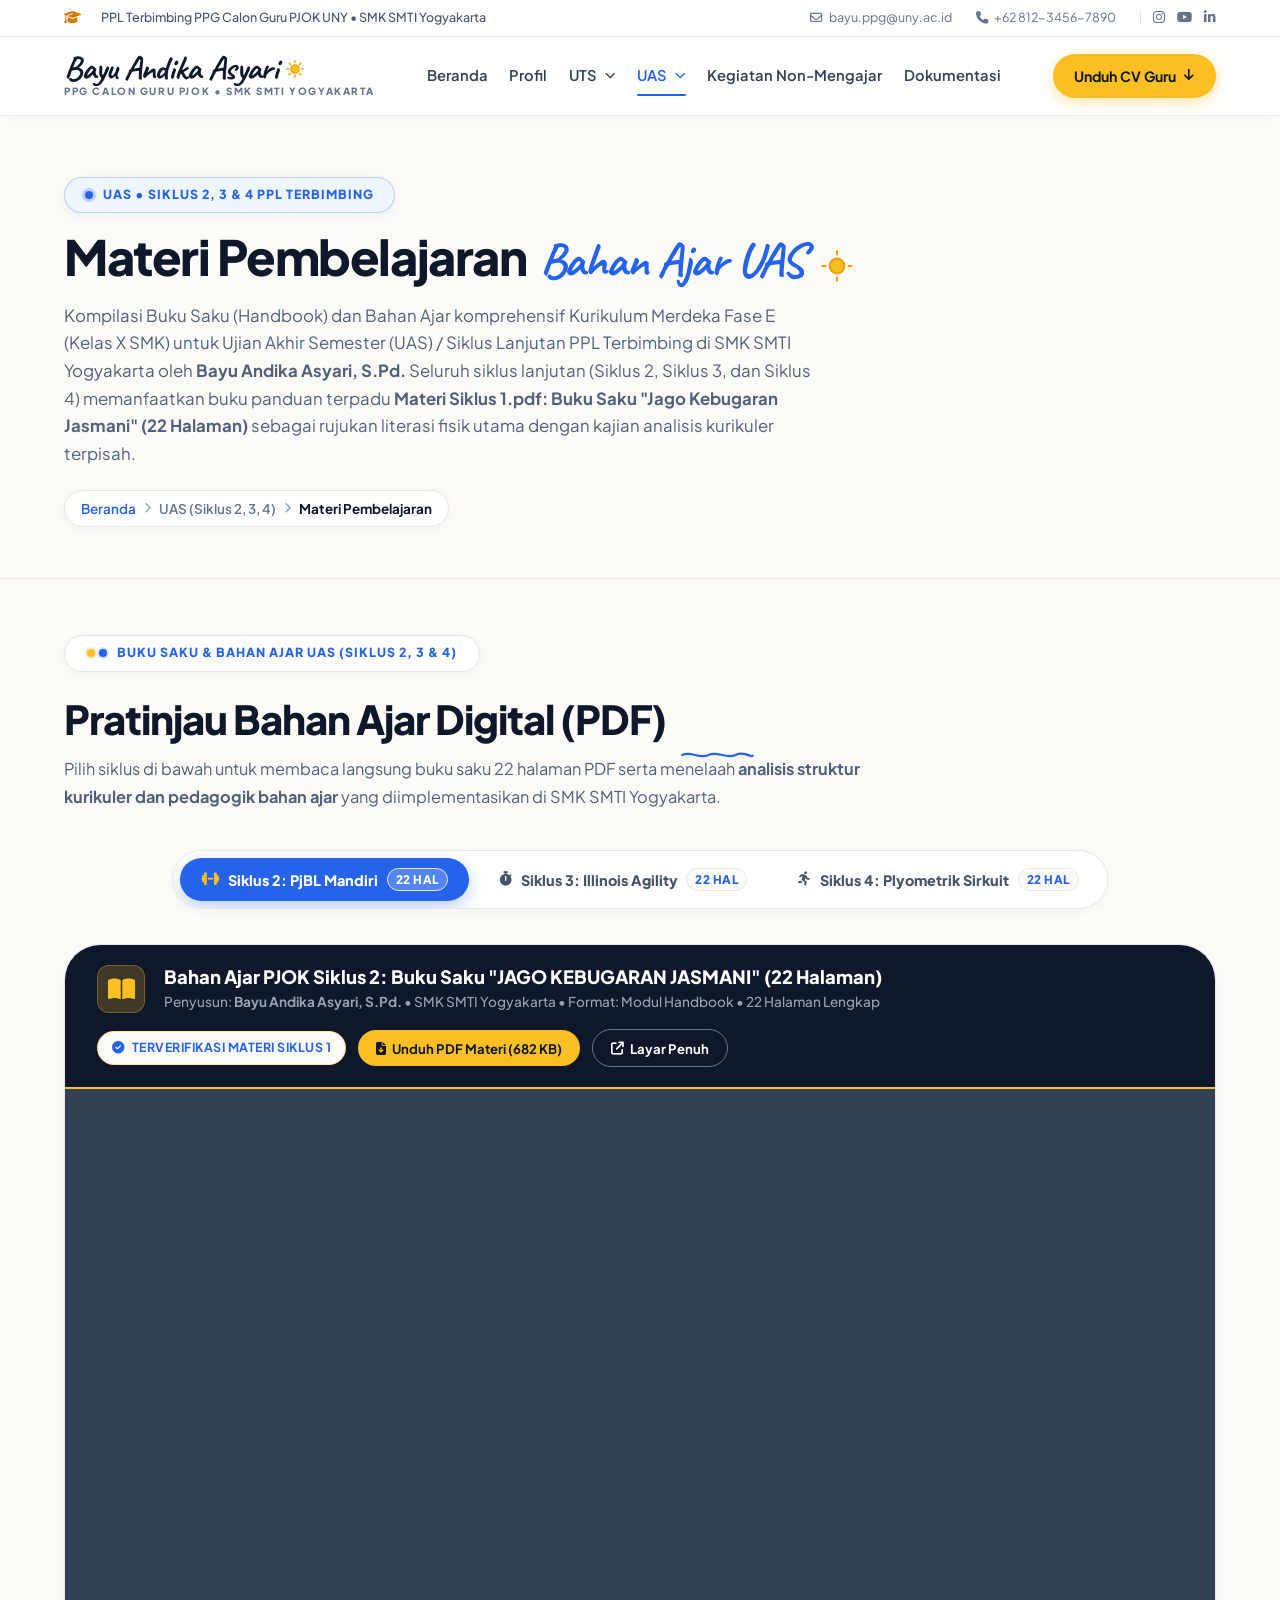
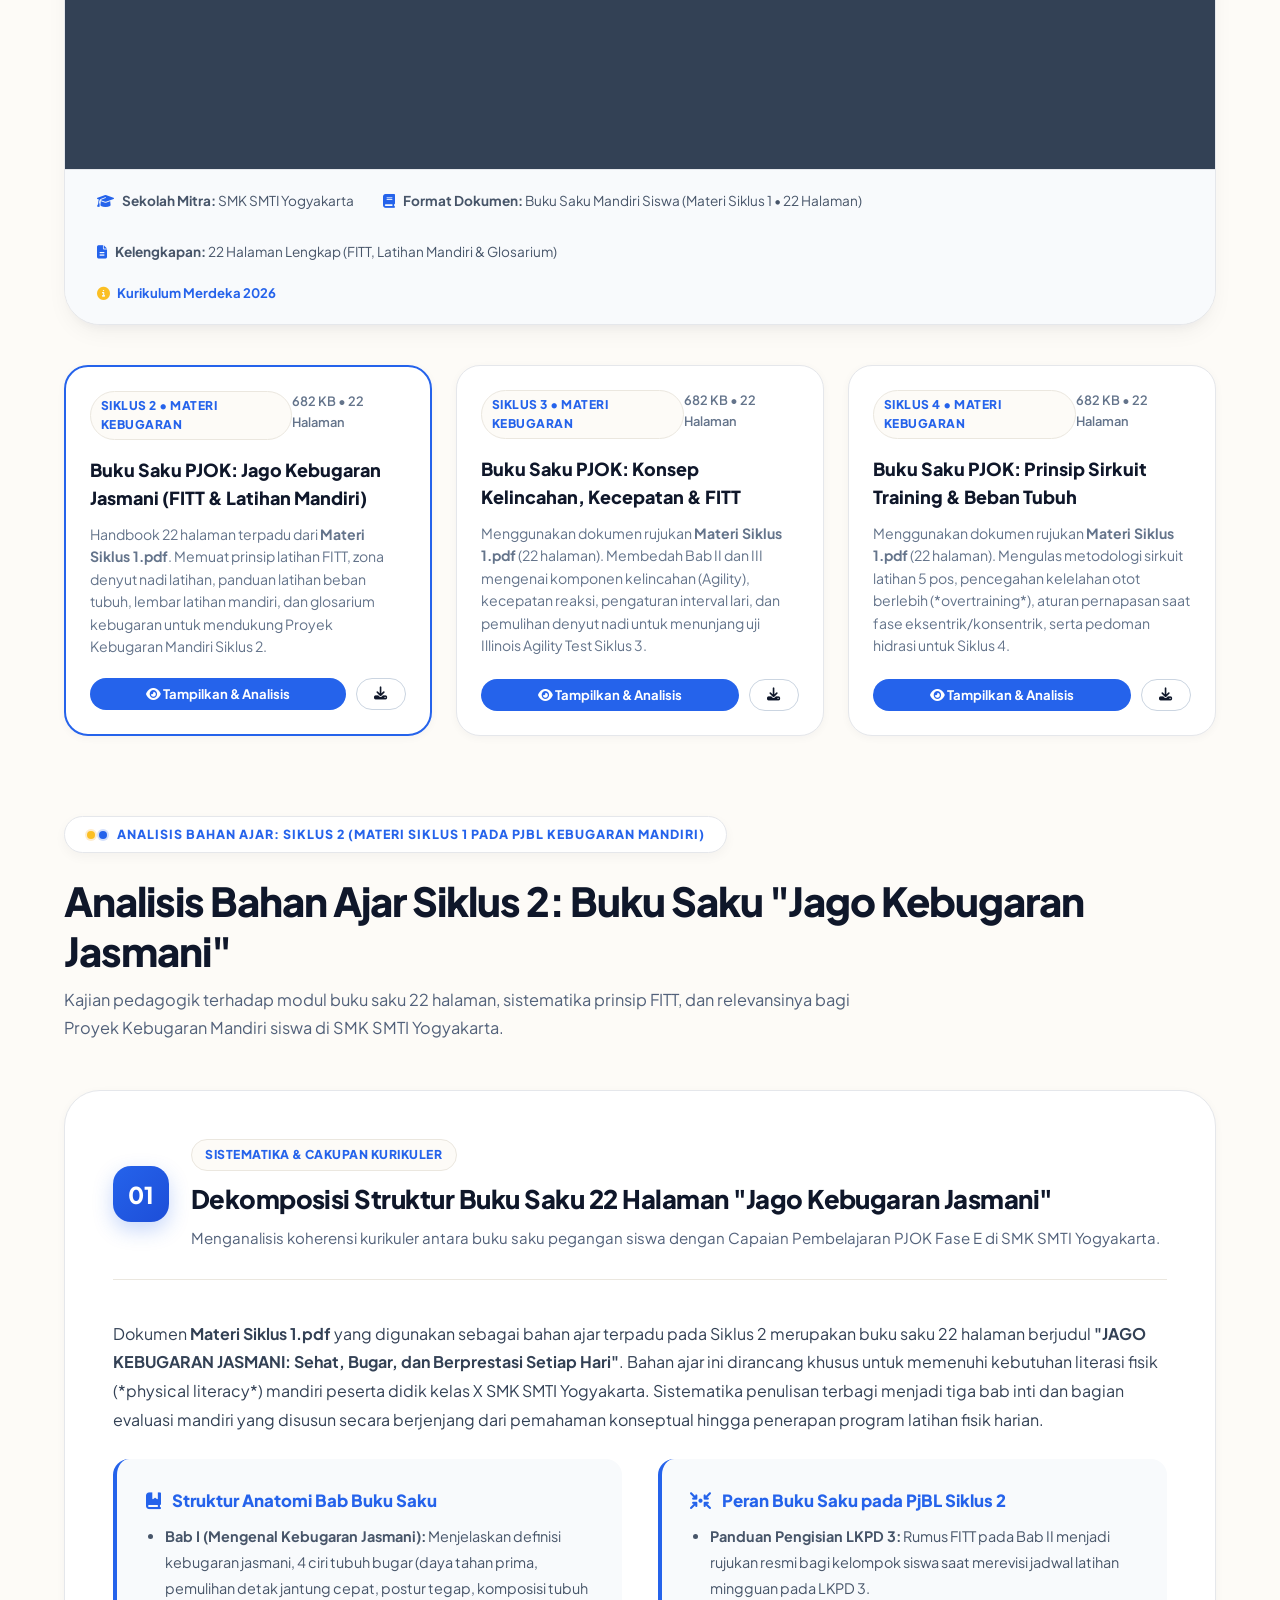
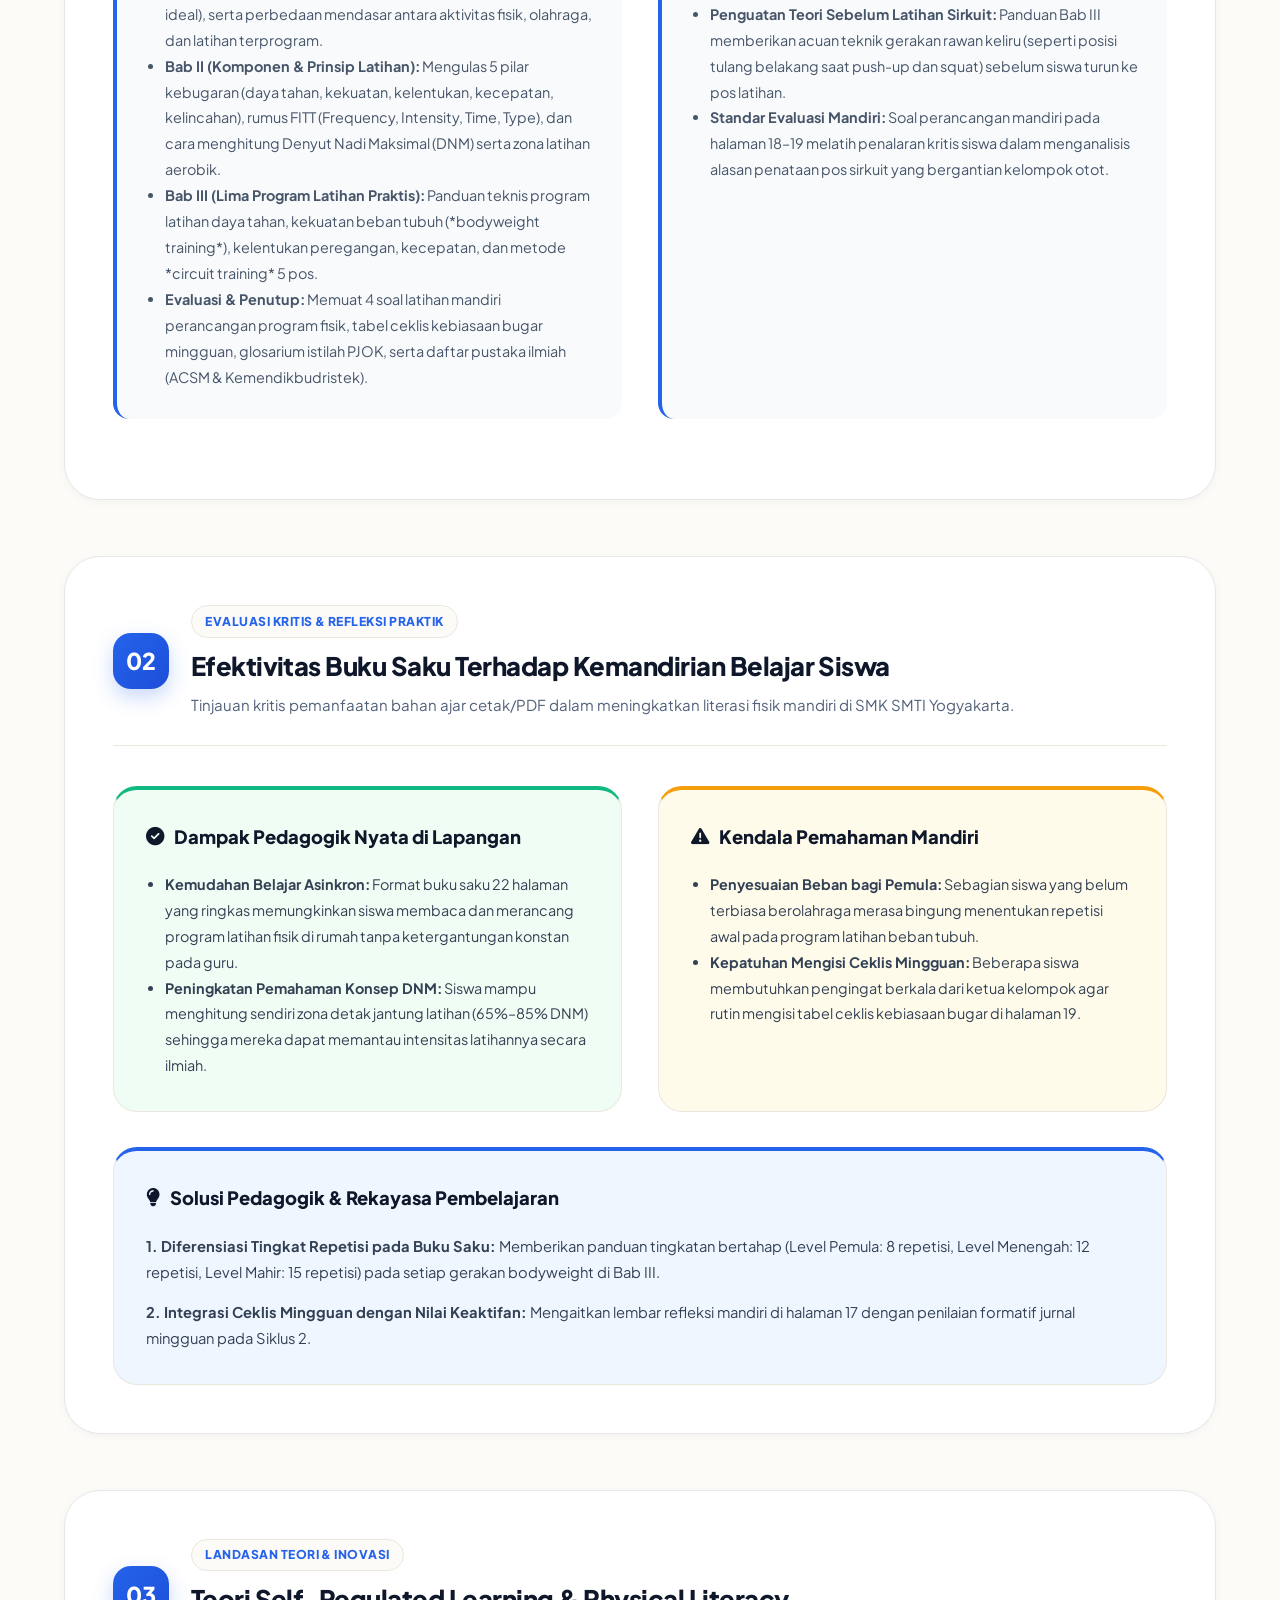
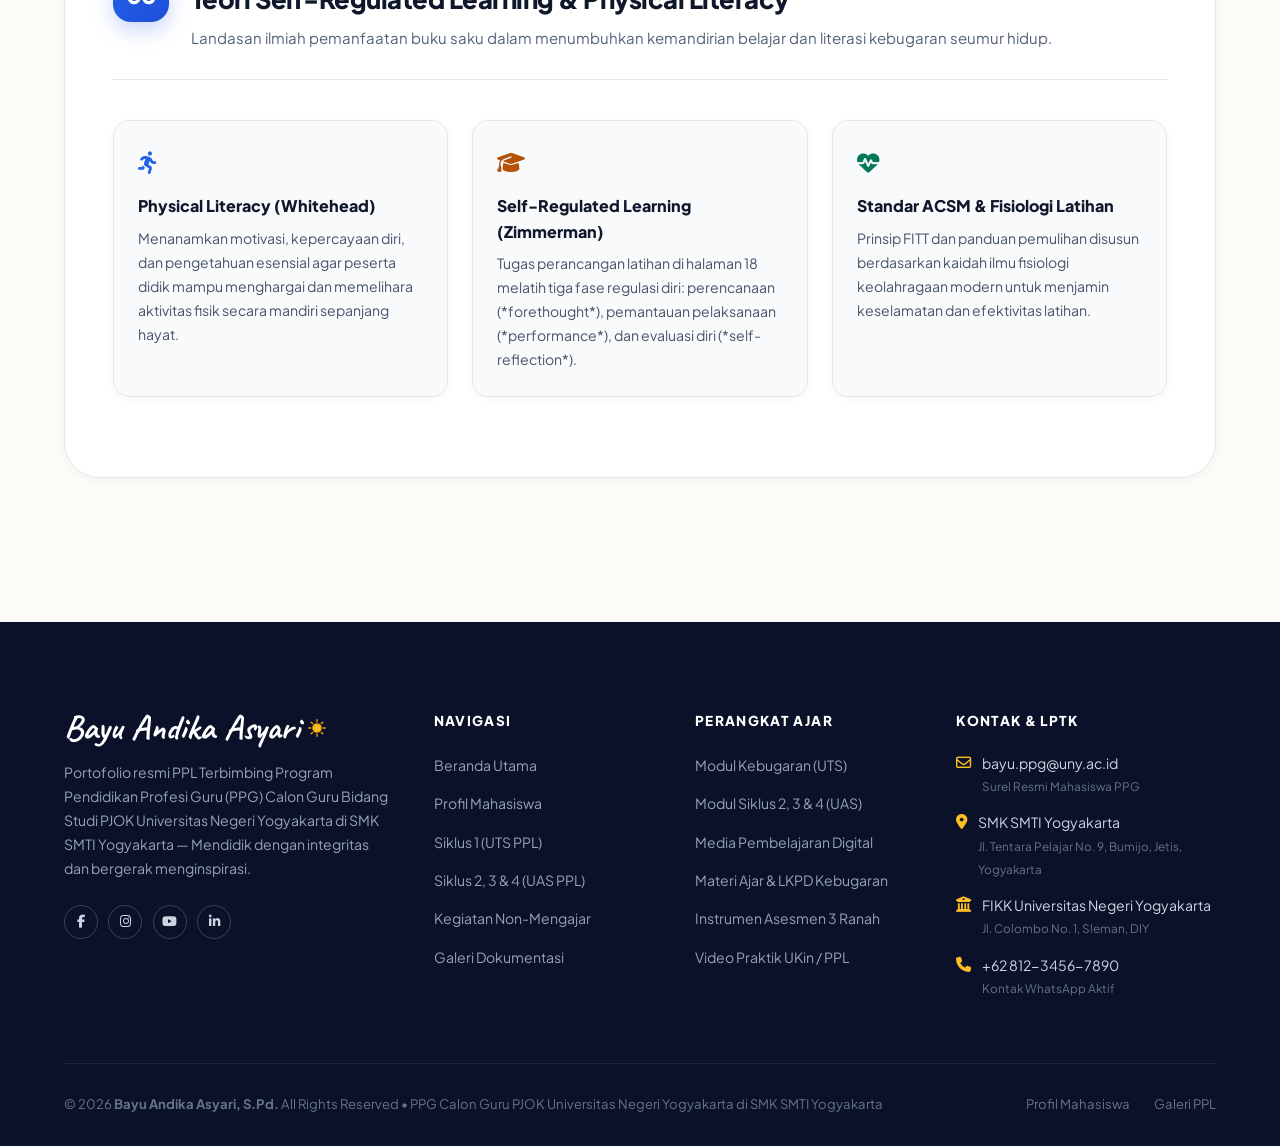
<file: UAS/materi.html>
<!doctype html>
<html lang="id">
  <head>
    <meta charset="UTF-8" />
    <meta name="viewport" content="width=device-width, initial-scale=1.0" />
    <title>UAS - Materi Pembelajaran PJOK (Siklus 2, 3 & 4) | Bayu Andika Asyari, S.Pd. - UNY</title>

    <link rel="icon" type="image/png" href="../logo.png" />
    <link rel="preconnect" href="https://fonts.googleapis.com" />
    <link rel="preconnect" href="https://fonts.gstatic.com" crossorigin />
    <link href="https://fonts.googleapis.com/css2?family=Caveat:wght@600;700&family=Plus+Jakarta+Sans:wght@300;400;500;600;700;800&display=swap" rel="stylesheet" />
    <link rel="stylesheet" href="https://cdnjs.cloudflare.com/ajax/libs/font-awesome/6.5.1/css/all.min.css" />
    <link rel="stylesheet" href="../css/studio-theme.css?v=2.1" />
  </head>
  <body>
    <!-- =================================================================
       1. TOPBAR (Studio Theme)
       ================================================================= -->
    <div class="topbar-studio">
      <div class="container topbar-studio-inner">
        <div class="topbar-left">
          <i class="fa-solid fa-graduation-cap lead-icon"></i>
          <span>PPL Terbimbing PPG Calon Guru PJOK UNY • SMK SMTI Yogyakarta</span>
        </div>

        <div class="topbar-right">
          <a href="mailto:bayu.ppg@uny.ac.id" class="topbar-contact-item">
            <i class="fa-regular fa-envelope"></i>
            <span>bayu.ppg@uny.ac.id</span>
          </a>
          <a href="tel:+6281234567890" class="topbar-contact-item">
            <i class="fa-solid fa-phone"></i>
            <span>+62 812-3456-7890</span>
          </a>

          <div class="topbar-socials">
            <a href="javascript:void(0)" onclick="showToast('Instagram Bayu Andika Asyari')" class="topbar-social-link" aria-label="Instagram"><i class="fa-brands fa-instagram"></i></a>
            <a href="javascript:void(0)" onclick="showToast('Kanal YouTube Pembelajaran PJOK')" class="topbar-social-link" aria-label="YouTube"><i class="fa-brands fa-youtube"></i></a>
            <a href="javascript:void(0)" onclick="showToast('LinkedIn Bayu Andika Asyari')" class="topbar-social-link" aria-label="LinkedIn"><i class="fa-brands fa-linkedin-in"></i></a>
          </div>
        </div>
      </div>
    </div>

    <!-- =================================================================
       2. MAIN NAVBAR (Clean Studio Header + Script Logo & Sun Doodle)
       ================================================================= -->
    <header class="navbar-studio">
      <div class="container navbar-studio-inner">
        <!-- Brand Logo: Handwritten "Bayu Andika Asyari" with radiant Sun Doodle -->
        <a href="../index.html" class="brand-studio">
          <div class="brand-studio-text">
            <span class="brand-studio-logo">
              Bayu Andika Asyari
              <!-- Sun Doodle SVG with Rays -->
              <svg class="sun-logo-doodle" viewBox="0 0 32 32" fill="none" xmlns="http://www.w3.org/2000/svg">
                <circle cx="16" cy="16" r="6" fill="#FBBF24" stroke="#F59E0B" stroke-width="2" />
                <line x1="16" y1="4" x2="16" y2="7" stroke="#F59E0B" stroke-width="2" stroke-linecap="round" />
                <line x1="16" y1="25" x2="16" y2="28" stroke="#F59E0B" stroke-width="2" stroke-linecap="round" />
                <line x1="4" y1="16" x2="7" y2="16" stroke="#F59E0B" stroke-width="2" stroke-linecap="round" />
                <line x1="25" y1="16" x2="28" y2="16" stroke="#F59E0B" stroke-width="2" stroke-linecap="round" />
                <line x1="7.5" y1="7.5" x2="9.6" y2="9.6" stroke="#F59E0B" stroke-width="2" stroke-linecap="round" />
                <line x1="22.4" y1="22.4" x2="24.5" y2="24.5" stroke="#F59E0B" stroke-width="2" stroke-linecap="round" />
                <line x1="7.5" y1="24.5" x2="9.6" y2="22.4" stroke="#F59E0B" stroke-width="2" stroke-linecap="round" />
                <line x1="22.4" y1="9.6" x2="24.5" y2="7.5" stroke="#F59E0B" stroke-width="2" stroke-linecap="round" />
              </svg>
            </span>
            <span class="brand-studio-sub">PPG CALON GURU PJOK • SMK SMTI Yogyakarta</span>
          </div>
        </a>

        <!-- Navigation Links: 6 Menu Items Required -->
        <nav>
          <ul class="nav-menu-studio">
            <!-- 1. Beranda -->
            <li><a href="../index.html" class="nav-link-studio">Beranda</a></li>

            <!-- 2. Profil -->
            <li><a href="../profil.html" class="nav-link-studio">Profil</a></li>

            <!-- 3. UTS Dropdown -->
            <li class="nav-studio-dropdown">
              <a href="../UTS/rancangan.html" class="nav-link-studio"> UTS <i class="fa-solid fa-chevron-down" style="font-size: 0.68rem; margin-left: 2px"></i> </a>
              <ul class="dropdown-studio-menu">
                <li>
                  <a href="../UTS/rancangan.html" class="dropdown-studio-item"> <i class="fa-solid fa-file-pen"></i> Rancangan Pembelajaran </a>
                </li>
                <li>
                  <a href="../UTS/media.html" class="dropdown-studio-item"> <i class="fa-solid fa-photo-film"></i> Media Pembelajaran </a>
                </li>
                <li>
                  <a href="../UTS/materi.html" class="dropdown-studio-item"> <i class="fa-solid fa-book-open-reader"></i> Materi Pembelajaran </a>
                </li>
                <li>
                  <a href="../UTS/instrumen.html" class="dropdown-studio-item"> <i class="fa-solid fa-clipboard-check"></i> Instrumen Pembelajaran </a>
                </li>
              </ul>
            </li>

            <!-- 4. UAS Dropdown -->
            <li class="nav-studio-dropdown">
              <a href="rancangan.html" class="nav-link-studio active"> UAS <i class="fa-solid fa-chevron-down" style="font-size: 0.68rem; margin-left: 2px"></i> </a>
              <ul class="dropdown-studio-menu">
                <li>
                  <a href="rancangan.html" class="dropdown-studio-item"> <i class="fa-solid fa-file-circle-check"></i> Rancangan Pembelajaran </a>
                </li>
                <li>
                  <a href="media.html" class="dropdown-studio-item"> <i class="fa-solid fa-laptop-code"></i> Media Pembelajaran </a>
                </li>
                <li>
                  <a href="materi.html" class="dropdown-studio-item active"> <i class="fa-solid fa-book-bookmark"></i> Materi Pembelajaran </a>
                </li>
                <li>
                  <a href="instrumen.html" class="dropdown-studio-item"> <i class="fa-solid fa-list-check"></i> Instrumen Pembelajaran </a>
                </li>
              </ul>
            </li>

            <!-- 5. Kegiatan Non-Mengajar -->
            <li><a href="../non-mengajar.html" class="nav-link-studio">Kegiatan Non-Mengajar</a></li>

            <!-- 6. Dokumentasi -->
            <li><a href="../dokumentasi.html" class="nav-link-studio">Dokumentasi</a></li>
          </ul>
        </nav>

        <!-- Right Action CTA: Golden-Yellow Pill Button -->
        <div style="display: flex; align-items: center; gap: 0.75rem">
          <a href="../profil.html#cv" class="btn-nav-connect" onclick="showToast('Unduh CV Guru Digital...')">
            <span>Unduh CV Guru</span>
            <i class="fa-solid fa-arrow-down"></i>
          </a>
          <button class="mobile-studio-toggle" aria-label="Buka Menu Navigasi">
            <i class="fa-solid fa-bars"></i>
          </button>
        </div>
      </div>
    </header>

    <!-- =================================================================
       3. SUBPAGE HERO HEADER (Studio Theme)
       ================================================================= -->
    <section class="subpage-studio-hero">
      <div class="container">
        <div class="hero-studio-badge" style="margin-bottom: 1rem">
          <span class="badge-dot"></span>
          <span>UAS &bull; SIKLUS 2, 3 &amp; 4 PPL TERBIMBING</span>
        </div>

        <h1 class="subpage-hero-title">
          Materi Pembelajaran
          <span class="script-highlight" style="font-family: var(--font-script); color: var(--color-primary-blue); font-weight: 700; margin-left: 6px">
            Bahan Ajar UAS
            <svg class="sun-doodle-hero" viewBox="0 0 44 44" fill="none" xmlns="http://www.w3.org/2000/svg" style="width: 36px; height: 36px; vertical-align: middle; margin-left: 6px">
              <circle cx="22" cy="22" r="9" fill="#FBBF24" stroke="#F59E0B" stroke-width="2.5" />
              <line x1="22" y1="4" x2="22" y2="8" stroke="#F59E0B" stroke-width="2.5" stroke-linecap="round" />
              <line x1="22" y1="36" x2="22" y2="40" stroke="#F59E0B" stroke-width="2.5" stroke-linecap="round" />
              <line x1="4" y1="22" x2="8" y2="22" stroke="#F59E0B" stroke-width="2.5" stroke-linecap="round" />
              <line x1="36" y1="22" x2="40" y2="22" stroke="#F59E0B" stroke-width="2.5" stroke-linecap="round" />
            </svg>
          </span>
        </h1>

        <p class="subpage-hero-desc">
          Kompilasi Buku Saku (Handbook) dan Bahan Ajar komprehensif Kurikulum Merdeka Fase E (Kelas X SMK) untuk Ujian Akhir Semester (UAS) / Siklus Lanjutan PPL Terbimbing di SMK SMTI Yogyakarta oleh <strong>Bayu Andika Asyari, S.Pd.</strong> Seluruh siklus lanjutan (Siklus 2, Siklus 3, dan Siklus 4) memanfaatkan buku panduan terpadu <strong>Materi Siklus 1.pdf: Buku Saku "Jago Kebugaran Jasmani" (22 Halaman)</strong> sebagai rujukan literasi fisik utama dengan kajian analisis kurikuler terpisah.
        </p>

        <div class="studio-breadcrumb">
          <a href="../index.html">Beranda</a>
          <i class="fa-solid fa-chevron-right"></i>
          <span>UAS (Siklus 2, 3, 4)</span>
          <i class="fa-solid fa-chevron-right"></i>
          <span style="color: var(--color-midnight); font-weight: 700">Materi Pembelajaran</span>
        </div>
      </div>
    </section>

    <!-- =================================================================
       4. MAIN CONTENT
       ================================================================= -->
    <main class="studio-content-page" style="padding-top: 3.5rem; padding-bottom: 5.5rem">
      <div class="container">
        <!-- =============================================================
           A. DOKUMEN UTAMA UAS MATERI & CYCLE SWITCHER TABS
           ============================================================= -->
        <section style="margin-bottom: 5rem">
          <div class="section-agency-head" style="margin-bottom: 2.5rem">
            <div class="badge-pill-group">
              <span class="twin-dot-icon"> <span></span><span></span> </span>
              <span>BUKU SAKU &amp; BAHAN AJAR UAS (SIKLUS 2, 3 &amp; 4)</span>
            </div>
            <h2 class="section-agency-title">
              Pratinjau Bahan Ajar Digital (PDF)
              <span class="wavy-squiggle-wrap" style="display: inline-block; vertical-align: middle; margin-left: 8px">
                <svg class="wavy-squiggle-svg" viewBox="0 0 100 16" fill="none" xmlns="http://www.w3.org/2000/svg" style="width: 75px; height: 12px">
                  <path d="M3 8C15 2 25 14 38 8C50 2 62 14 74 8C86 2 95 12 97 9" stroke="#2563EB" stroke-width="3" stroke-linecap="round" />
                </svg>
              </span>
            </h2>
            <p class="section-agency-subtitle">
              Pilih siklus di bawah untuk membaca langsung buku saku 22 halaman PDF serta menelaah <strong>analisis struktur kurikuler dan pedagogik bahan ajar</strong> yang diimplementasikan di SMK SMTI Yogyakarta.
            </p>
          </div>

          <!-- Cycle Switcher Tab Navigation (Compact Single-Row Design) -->
          <div class="cycle-switcher-wrapper">
            <div class="cycle-tabs">
              <button id="tab-btn-2" class="cycle-tab-btn active" onclick="switchUASMateri(2)">
                <i class="fa-solid fa-dumbbell"></i>
                <span>Siklus 2: PjBL Mandiri</span>
                <span class="tag-pill" style="background: rgba(37, 99, 235, 0.15); color: #2563eb; font-size: 0.74rem; padding: 3px 8px; border-radius: 999px">22 Hal</span>
              </button>

              <button id="tab-btn-3" class="cycle-tab-btn" onclick="switchUASMateri(3)">
                <i class="fa-solid fa-stopwatch"></i>
                <span>Siklus 3: Illinois Agility</span>
                <span class="tag-pill" style="background: rgba(245, 158, 11, 0.15); color: #b45309; font-size: 0.74rem; padding: 3px 8px; border-radius: 999px">22 Hal</span>
              </button>

              <button id="tab-btn-4" class="cycle-tab-btn" onclick="switchUASMateri(4)">
                <i class="fa-solid fa-person-running"></i>
                <span>Siklus 4: Plyometrik Sirkuit</span>
                <span class="tag-pill" style="background: rgba(16, 185, 129, 0.15); color: #047857; font-size: 0.74rem; padding: 3px 8px; border-radius: 999px">22 Hal</span>
              </button>
            </div>
          </div>

          <!-- PDF Viewer Container Card -->
          <div class="pdf-viewer-card" style="background: #ffffff; border-radius: var(--radius-xl); border: 1.5px solid var(--color-border-card); overflow: hidden; box-shadow: var(--shadow-md); margin-bottom: 2.5rem">
            <!-- Toolbar -->
            <div class="pdf-viewer-toolbar" style="background: #0f172a; color: #ffffff; padding: 1.25rem 2rem; display: flex; align-items: center; justify-content: space-between; flex-wrap: wrap; gap: 1rem">
              <div class="pdf-toolbar-info" style="display: flex; align-items: center; gap: 1.2rem">
                <div class="pdf-toolbar-icon" style="background: rgba(251, 191, 36, 0.2); width: 48px; height: 48px; border-radius: 12px; display: flex; align-items: center; justify-content: center; font-size: 1.5rem; color: #fbbf24">
                  <i id="uas-toolbar-icon-symbol" class="fa-solid fa-book-open"></i>
                </div>
                <div>
                  <div id="uas-pdf-title" class="pdf-toolbar-title" style="font-size: 1.15rem; font-weight: 800; color: #ffffff; margin-bottom: 0.2rem">Bahan Ajar PJOK Siklus 2: Buku Saku "JAGO KEBUGARAN JASMANI" (22 Halaman)</div>
                  <div id="uas-pdf-sub" class="pdf-toolbar-sub" style="font-size: 0.85rem; color: #94a3b8">
                    Penyusun: <strong>Bayu Andika Asyari, S.Pd.</strong> &bull; SMK SMTI Yogyakarta &bull; Format: Modul Handbook &bull; 22 Halaman Lengkap
                  </div>
                </div>
              </div>

              <div class="pdf-toolbar-actions" style="display: flex; align-items: center; gap: 0.75rem; flex-wrap: wrap">
                <span id="uas-meta-badge" class="tag-pill" style="background: rgba(251, 191, 36, 0.2); color: #fbbf24; font-weight: 700; border: 1px solid rgba(251, 191, 36, 0.4); padding: 6px 14px; font-size: 0.78rem">
                  <i class="fa-solid fa-circle-check" style="margin-right: 5px"></i> Terverifikasi Materi Siklus 1
                </span>
                <a
                  id="uas-download-btn"
                  href="../Dokumen/Materi Siklus 1.pdf"
                  download="Bahan_Ajar_PJOK_Siklus2_JagoKebugaranJasmani_BayuAndikaAsyari.pdf"
                  class="btn btn-sun btn-sm"
                  style="background: #fbbf24; color: #0f172a; font-weight: 700; padding: 0.6rem 1.2rem; border-radius: 999px; text-decoration: none; display: inline-flex; align-items: center; gap: 0.4rem"
                >
                  <i class="fa-solid fa-file-arrow-down"></i> <span id="uas-download-text">Unduh PDF Materi (682 KB)</span>
                </a>
                <a
                  id="uas-fullscreen-btn"
                  href="../Dokumen/Materi Siklus 1.pdf"
                  target="_blank"
                  rel="noopener noreferrer"
                  class="btn btn-outline-light btn-sm"
                  style="border: 1px solid rgba(255, 255, 255, 0.4); color: #ffffff; padding: 0.6rem 1.2rem; border-radius: 999px; text-decoration: none; display: inline-flex; align-items: center; gap: 0.4rem"
                >
                  <i class="fa-solid fa-arrow-up-right-from-square"></i> Layar Penuh
                </a>
              </div>
            </div>

            <!-- Embedded Frame -->
            <div class="pdf-frame-wrapper" style="width: 100%; height: 680px; background: #334155">
              <iframe id="uas-pdf-frame" src="../Dokumen/Materi Siklus 1.pdf#toolbar=1&navpanes=0&scrollbar=1" title="Bahan Ajar UAS Bayu Andika Asyari" style="width: 100%; height: 100%; border: none" loading="lazy">
                <p style="padding: 2rem; color: #ffffff; text-align: center">
                  Peramban Anda tidak mendukung tampilan PDF langsung. Silakan
                  <a id="uas-fallback-link" href="../Dokumen/Materi Siklus 1.pdf" target="_blank" style="color: #fbbf24; font-weight: bold; text-decoration: underline"> Klik di sini untuk mengunduh atau membuka Buku Saku Materi (.PDF) </a>.
                </p>
              </iframe>
            </div>

            <!-- Footer Metadata Bar -->
            <div style="background: #f8fafc; padding: 1.25rem 2rem; border-top: 1px solid var(--color-border-card); display: flex; align-items: center; justify-content: space-between; flex-wrap: wrap; gap: 1rem">
              <div style="display: flex; align-items: center; gap: 1.8rem; flex-wrap: wrap">
                <div style="font-size: 0.85rem; color: #475569">
                  <i class="fa-solid fa-graduation-cap" style="color: var(--color-primary-blue); margin-right: 6px"></i>
                  <strong>Sekolah Mitra:</strong> SMK SMTI Yogyakarta
                </div>
                <div style="font-size: 0.85rem; color: #475569">
                  <i class="fa-solid fa-book" style="color: var(--color-primary-blue); margin-right: 6px"></i>
                  <strong>Format Dokumen:</strong> <span id="uas-meta-method">Buku Saku Mandiri Siswa (Materi Siklus 1 &bull; 22 Halaman)</span>
                </div>
                <div style="font-size: 0.85rem; color: #475569">
                  <i class="fa-solid fa-file-lines" style="color: var(--color-primary-blue); margin-right: 6px"></i>
                  <strong>Kelengkapan:</strong> <span id="uas-meta-pages">22 Halaman Lengkap (FITT, Latihan Mandiri &amp; Glosarium)</span>
                </div>
              </div>
              <div>
                <a href="javascript:void(0)" onclick="showToast('Dokumen Materi Resmi Kurikulum Merdeka Fase E')" style="font-size: 0.82rem; color: var(--color-primary-blue); font-weight: 700; text-decoration: none">
                  <i class="fa-solid fa-circle-info" style="color: #fbbf24; margin-right: 5px"></i> Kurikulum Merdeka 2026
                </a>
              </div>
            </div>
          </div>

          <!-- Mini Quick Switcher / Summary Cards -->
          <div style="display: grid; grid-template-columns: repeat(auto-fit, minmax(320px, 1fr)); gap: 1.5rem; margin-top: 2rem">
            <!-- Card Siklus 2 -->
            <div
              id="summary-card-2"
              class="uas-summary-card"
              style="
                background: #ffffff;
                border: 2px solid var(--color-primary-blue);
                border-radius: var(--radius-lg);
                padding: 1.5rem;
                box-shadow: var(--shadow-sm);
                display: flex;
                flex-direction: column;
                transition: var(--transition-fast);
              "
            >
              <div style="display: flex; justify-content: space-between; align-items: flex-start; margin-bottom: 1rem">
                <span class="tag-pill" style="background: rgba(37, 99, 235, 0.1); color: var(--color-primary-blue); font-weight: 800; font-size: 0.75rem; padding: 4px 10px; border-radius: 999px"> SIKLUS 2 &bull; MATERI KEBUGARAN </span>
                <span style="font-size: 0.8rem; color: #64748b; font-weight: 600">682 KB &bull; 22 Halaman</span>
              </div>
              <h4 style="font-size: 1.12rem; font-weight: 800; color: #0f172a; margin-bottom: 0.6rem">Buku Saku PJOK: Jago Kebugaran Jasmani (FITT &amp; Latihan Mandiri)</h4>
              <p style="font-size: 0.88rem; color: #64748b; line-height: 1.6; margin-bottom: 1.25rem; flex: 1">
                Handbook 22 halaman terpadu dari <strong>Materi Siklus 1.pdf</strong>. Memuat prinsip latihan FITT, zona denyut nadi latihan, panduan latihan beban tubuh, lembar latihan mandiri, dan glosarium kebugaran untuk mendukung Proyek Kebugaran Mandiri Siklus 2.
              </p>
              <div style="display: flex; gap: 0.6rem">
                <button
                  class="btn btn-primary-blue btn-sm"
                  style="flex: 1; background: var(--color-primary-blue); color: #fff; border: none; padding: 0.55rem 1rem; border-radius: 999px; font-weight: 700; cursor: pointer"
                  onclick="switchUASMateri(2)"
                >
                  <i class="fa-solid fa-eye"></i> Tampilkan &amp; Analisis
                </button>
                <a
                  href="../Dokumen/Materi Siklus 1.pdf"
                  download="Bahan_Ajar_PJOK_Siklus2_JagoKebugaranJasmani_BayuAndikaAsyari.pdf"
                  class="btn btn-outline-dark btn-sm"
                  style="border: 1px solid #cbd5e1; color: #334155; padding: 0.55rem 0.9rem; border-radius: 999px; text-decoration: none"
                  aria-label="Unduh Materi Siklus 2"
                >
                  <i class="fa-solid fa-download"></i>
                </a>
              </div>
            </div>

            <!-- Card Siklus 3 -->
            <div
              id="summary-card-3"
              class="uas-summary-card"
              style="background: #ffffff; border: 1px solid var(--color-border-card); border-radius: var(--radius-lg); padding: 1.5rem; box-shadow: var(--shadow-sm); display: flex; flex-direction: column; transition: var(--transition-fast)"
            >
              <div style="display: flex; justify-content: space-between; align-items: flex-start; margin-bottom: 1rem">
                <span class="tag-pill" style="background: rgba(245, 158, 11, 0.12); color: #b45309; font-weight: 800; font-size: 0.75rem; padding: 4px 10px; border-radius: 999px"> SIKLUS 3 &bull; MATERI KEBUGARAN </span>
                <span style="font-size: 0.8rem; color: #64748b; font-weight: 600">682 KB &bull; 22 Halaman</span>
              </div>
              <h4 style="font-size: 1.12rem; font-weight: 800; color: #0f172a; margin-bottom: 0.6rem">Buku Saku PJOK: Konsep Kelincahan, Kecepatan &amp; FITT</h4>
              <p style="font-size: 0.88rem; color: #64748b; line-height: 1.6; margin-bottom: 1.25rem; flex: 1">
                Menggunakan dokumen rujukan <strong>Materi Siklus 1.pdf</strong> (22 halaman). Membedah Bab II dan III mengenai komponen kelincahan (Agility), kecepatan reaksi, pengaturan interval lari, dan pemulihan denyut nadi untuk menunjang uji Illinois Agility Test Siklus 3.
              </p>
              <div style="display: flex; gap: 0.6rem">
                <button
                  class="btn btn-primary-blue btn-sm"
                  style="flex: 1; background: var(--color-primary-blue); color: #fff; border: none; padding: 0.55rem 1rem; border-radius: 999px; font-weight: 700; cursor: pointer"
                  onclick="switchUASMateri(3)"
                >
                  <i class="fa-solid fa-eye"></i> Tampilkan &amp; Analisis
                </button>
                <a
                  href="../Dokumen/Materi Siklus 1.pdf"
                  download="Bahan_Ajar_PJOK_Siklus3_JagoKebugaranJasmani_BayuAndikaAsyari.pdf"
                  class="btn btn-outline-dark btn-sm"
                  style="border: 1px solid #cbd5e1; color: #334155; padding: 0.55rem 0.9rem; border-radius: 999px; text-decoration: none"
                  aria-label="Unduh Materi Siklus 3"
                >
                  <i class="fa-solid fa-download"></i>
                </a>
              </div>
            </div>

            <!-- Card Siklus 4 -->
            <div
              id="summary-card-4"
              class="uas-summary-card"
              style="background: #ffffff; border: 1px solid var(--color-border-card); border-radius: var(--radius-lg); padding: 1.5rem; box-shadow: var(--shadow-sm); display: flex; flex-direction: column; transition: var(--transition-fast)"
            >
              <div style="display: flex; justify-content: space-between; align-items: flex-start; margin-bottom: 1rem">
                <span class="tag-pill" style="background: rgba(16, 185, 129, 0.12); color: #047857; font-weight: 800; font-size: 0.75rem; padding: 4px 10px; border-radius: 999px"> SIKLUS 4 &bull; MATERI KEBUGARAN </span>
                <span style="font-size: 0.8rem; color: #64748b; font-weight: 600">682 KB &bull; 22 Halaman</span>
              </div>
              <h4 style="font-size: 1.12rem; font-weight: 800; color: #0f172a; margin-bottom: 0.6rem">Buku Saku PJOK: Prinsip Sirkuit Training &amp; Beban Tubuh</h4>
              <p style="font-size: 0.88rem; color: #64748b; line-height: 1.6; margin-bottom: 1.25rem; flex: 1">
                Menggunakan dokumen rujukan <strong>Materi Siklus 1.pdf</strong> (22 halaman). Mengulas metodologi sirkuit latihan 5 pos, pencegahan kelelahan otot berlebih (*overtraining*), aturan pernapasan saat fase eksentrik/konsentrik, serta pedoman hidrasi untuk Siklus 4.
              </p>
              <div style="display: flex; gap: 0.6rem">
                <button
                  class="btn btn-primary-blue btn-sm"
                  style="flex: 1; background: var(--color-primary-blue); color: #fff; border: none; padding: 0.55rem 1rem; border-radius: 999px; font-weight: 700; cursor: pointer"
                  onclick="switchUASMateri(4)"
                >
                  <i class="fa-solid fa-eye"></i> Tampilkan &amp; Analisis
                </button>
                <a
                  href="../Dokumen/Materi Siklus 1.pdf"
                  download="Bahan_Ajar_PJOK_Siklus4_JagoKebugaranJasmani_BayuAndikaAsyari.pdf"
                  class="btn btn-outline-dark btn-sm"
                  style="border: 1px solid #cbd5e1; color: #334155; padding: 0.55rem 0.9rem; border-radius: 999px; text-decoration: none"
                  aria-label="Unduh Materi Siklus 4"
                >
                  <i class="fa-solid fa-download"></i>
                </a>
              </div>
            </div>
          </div>
        </section>

        <!-- =============================================================
           B. SEPARATE INDIVIDUAL ANALYSES (1 SIKLUS = 1 ANALISIS TERPISAH)
           ============================================================= -->
        <section id="analysis-section-anchor">
          <!-- Header Penanda Analisis -->
          <div class="section-agency-head" style="margin-bottom: 3rem">
            <div class="badge-pill-group">
              <span class="twin-dot-icon"> <span></span><span></span> </span>
              <span id="analysis-cycle-badge">ANALISIS BAHAN AJAR: SIKLUS 2 (MATERI SIKLUS 1 PADA PjBL KEBUGARAN MANDIRI)</span>
            </div>
            <h2 id="analysis-cycle-main-title" class="section-agency-title">Analisis Bahan Ajar Siklus 2: Buku Saku "Jago Kebugaran Jasmani"</h2>
            <p id="analysis-cycle-subtitle" class="section-agency-subtitle">Kajian pedagogik terhadap modul buku saku 22 halaman, sistematika prinsip FITT, dan relevansinya bagi Proyek Kebugaran Mandiri siswa di SMK SMTI Yogyakarta.</p>
          </div>

          <!-- =========================================================
             WADAH ANALISIS SIKLUS 2 (MATERI SIKLUS 1 PADA PjBL MANDIRI)
             ========================================================= -->
          <div id="analysis-siklus-2" class="uas-analysis-container" style="display: block">
            <!-- 1. SISTEMATIKA & KELENGKAPAN ISI -->
            <article class="analysis-module-card">
              <div class="analysis-module-header">
                <div class="analysis-module-num">01</div>
                <div>
                  <span class="tag-pill" style="margin-bottom: 0.5rem; display: inline-block; background: rgba(37, 99, 235, 0.1); color: var(--color-primary-blue); font-weight: 800"> SISTEMATIKA &amp; CAKUPAN KURIKULER </span>
                  <h3 class="analysis-module-title">Dekomposisi Struktur Buku Saku 22 Halaman "Jago Kebugaran Jasmani"</h3>
                  <p class="analysis-module-desc">Menganalisis koherensi kurikuler antara buku saku pegangan siswa dengan Capaian Pembelajaran PJOK Fase E di SMK SMTI Yogyakarta.</p>
                </div>
              </div>

              <div class="analysis-content-body">
                <p style="line-height: 1.8; color: #334155; margin-bottom: 1.5rem">
                  Dokumen <strong>Materi Siklus 1.pdf</strong> yang digunakan sebagai bahan ajar terpadu pada Siklus 2 merupakan buku saku 22 halaman berjudul <strong>"JAGO KEBUGARAN JASMANI: Sehat, Bugar, dan Berprestasi Setiap Hari"</strong>. Bahan ajar ini dirancang khusus untuk memenuhi kebutuhan literasi fisik (*physical literacy*) mandiri peserta didik kelas X SMK SMTI Yogyakarta. Sistematika penulisan terbagi menjadi tiga bab inti dan bagian evaluasi mandiri yang disusun secara berjenjang dari pemahaman konseptual hingga penerapan program latihan fisik harian.
                </p>

                <div class="analysis-grid-2col" style="margin-bottom: 2rem">
                  <div style="background: #f8fafc; padding: 1.8rem; border-radius: var(--radius-md); border-left: 4px solid var(--color-primary-blue)">
                    <h5 style="font-size: 1.05rem; font-weight: 800; color: var(--color-primary-blue); margin-bottom: 0.6rem"><i class="fa-solid fa-book-bookmark" style="margin-right: 8px"></i> Struktur Anatomi Bab Buku Saku</h5>
                    <ul style="padding-left: 1.2rem; font-size: 0.9rem; color: #475569; line-height: 1.8">
                      <li><strong>Bab I (Mengenal Kebugaran Jasmani):</strong> Menjelaskan definisi kebugaran jasmani, 4 ciri tubuh bugar (daya tahan prima, pemulihan detak jantung cepat, postur tegap, komposisi tubuh ideal), serta perbedaan mendasar antara aktivitas fisik, olahraga, dan latihan terprogram.</li>
                      <li><strong>Bab II (Komponen &amp; Prinsip Latihan):</strong> Mengulas 5 pilar kebugaran (daya tahan, kekuatan, kelentukan, kecepatan, kelincahan), rumus FITT (Frequency, Intensity, Time, Type), dan cara menghitung Denyut Nadi Maksimal (DNM) serta zona latihan aerobik.</li>
                      <li><strong>Bab III (Lima Program Latihan Praktis):</strong> Panduan teknis program latihan daya tahan, kekuatan beban tubuh (*bodyweight training*), kelentukan peregangan, kecepatan, dan metode *circuit training* 5 pos.</li>
                      <li><strong>Evaluasi &amp; Penutup:</strong> Memuat 4 soal latihan mandiri perancangan program fisik, tabel ceklis kebiasaan bugar mingguan, glosarium istilah PJOK, serta daftar pustaka ilmiah (ACSM &amp; Kemendikbudristek).</li>
                    </ul>
                  </div>

                  <div style="background: #f8fafc; padding: 1.8rem; border-radius: var(--radius-md); border-left: 4px solid var(--color-primary-blue)">
                    <h5 style="font-size: 1.05rem; font-weight: 800; color: var(--color-primary-blue); margin-bottom: 0.6rem"><i class="fa-solid fa-arrows-to-circle" style="margin-right: 8px"></i> Peran Buku Saku pada PjBL Siklus 2</h5>
                    <ul style="padding-left: 1.2rem; font-size: 0.9rem; color: #475569; line-height: 1.8">
                      <li><strong>Panduan Pengisian LKPD 3:</strong> Rumus FITT pada Bab II menjadi rujukan resmi bagi kelompok siswa saat merevisi jadwal latihan mingguan pada LKPD 3.</li>
                      <li><strong>Penguatan Teori Sebelum Latihan Sirkuit:</strong> Panduan Bab III memberikan acuan teknik gerakan rawan keliru (seperti posisi tulang belakang saat push-up dan squat) sebelum siswa turun ke pos latihan.</li>
                      <li><strong>Standar Evaluasi Mandiri:</strong> Soal perancangan mandiri pada halaman 18–19 melatih penalaran kritis siswa dalam menganalisis alasan penataan pos sirkuit yang bergantian kelompok otot.</li>
                    </ul>
                  </div>
                </div>
              </div>
            </article>

            <!-- 2. EVALUASI KRITIS & SOLUSI -->
            <article class="analysis-module-card">
              <div class="analysis-module-header">
                <div class="analysis-module-num">02</div>
                <div>
                  <span class="tag-pill" style="margin-bottom: 0.5rem; display: inline-block; background: rgba(245, 158, 11, 0.1); color: #b45309; font-weight: 800"> EVALUASI KRITIS &amp; REFLEKSI PRAKTIK </span>
                  <h3 class="analysis-module-title">Efektivitas Buku Saku Terhadap Kemandirian Belajar Siswa</h3>
                  <p class="analysis-module-desc">Tinjauan kritis pemanfaatan bahan ajar cetak/PDF dalam meningkatkan literasi fisik mandiri di SMK SMTI Yogyakarta.</p>
                </div>
              </div>

              <div class="analysis-content-body">
                <div class="analysis-grid-2col" style="margin-bottom: 2rem">
                  <div class="analysis-box-item pro">
                    <div class="analysis-box-title"><i class="fa-solid fa-circle-check"></i> Dampak Pedagogik Nyata di Lapangan</div>
                    <ul style="padding-left: 1.2rem; font-size: 0.9rem; color: #334155; line-height: 1.8">
                      <li><strong>Kemudahan Belajar Asinkron:</strong> Format buku saku 22 halaman yang ringkas memungkinkan siswa membaca dan merancang program latihan fisik di rumah tanpa ketergantungan konstan pada guru.</li>
                      <li><strong>Peningkatan Pemahaman Konsep DNM:</strong> Siswa mampu menghitung sendiri zona detak jantung latihan (65%–85% DNM) sehingga mereka dapat memantau intensitas latihannya secara ilmiah.</li>
                    </ul>
                  </div>

                  <div class="analysis-box-item con">
                    <div class="analysis-box-title"><i class="fa-solid fa-triangle-exclamation"></i> Kendala Pemahaman Mandiri</div>
                    <ul style="padding-left: 1.2rem; font-size: 0.9rem; color: #334155; line-height: 1.8">
                      <li><strong>Penyesuaian Beban bagi Pemula:</strong> Sebagian siswa yang belum terbiasa berolahraga merasa bingung menentukan repetisi awal pada program latihan beban tubuh.</li>
                      <li><strong>Kepatuhan Mengisi Ceklis Mingguan:</strong> Beberapa siswa membutuhkan pengingat berkala dari ketua kelompok agar rutin mengisi tabel ceklis kebiasaan bugar di halaman 19.</li>
                    </ul>
                  </div>
                </div>

                <div class="analysis-box-item solution">
                  <div class="analysis-box-title"><i class="fa-solid fa-lightbulb"></i> Solusi Pedagogik &amp; Rekayasa Pembelajaran</div>
                  <div style="font-size: 0.92rem; color: #334155; line-height: 1.8">
                    <p style="margin-bottom: 0.8rem">
                      <strong>1. Diferensiasi Tingkat Repetisi pada Buku Saku:</strong> Memberikan panduan tingkatan bertahap (Level Pemula: 8 repetisi, Level Menengah: 12 repetisi, Level Mahir: 15 repetisi) pada setiap gerakan bodyweight di Bab III.
                    </p>
                    <p>
                      <strong>2. Integrasi Ceklis Mingguan dengan Nilai Keaktifan:</strong> Mengaitkan lembar refleksi mandiri di halaman 17 dengan penilaian formatif jurnal mingguan pada Siklus 2.
                    </p>
                  </div>
                </div>
              </div>
            </article>

            <!-- 3. LANDASAN TEORI PEDAGOGIK -->
            <article class="analysis-module-card">
              <div class="analysis-module-header">
                <div class="analysis-module-num">03</div>
                <div>
                  <span class="tag-pill" style="margin-bottom: 0.5rem; display: inline-block; background: rgba(16, 185, 129, 0.1); color: #047857; font-weight: 800"> LANDASAN TEORI &amp; INOVASI </span>
                  <h3 class="analysis-module-title">Teori Self-Regulated Learning &amp; Physical Literacy</h3>
                  <p class="analysis-module-desc">Landasan ilmiah pemanfaatan buku saku dalam menumbuhkan kemandirian belajar dan literasi kebugaran seumur hidup.</p>
                </div>
              </div>

              <div class="analysis-content-body">
                <div class="theory-grid" style="display: grid; grid-template-columns: repeat(auto-fit, minmax(280px, 1fr)); gap: 1.5rem; margin-bottom: 2rem">
                  <div class="theory-card" style="background: #f8fafc; border: 1px solid var(--color-border-card); border-radius: var(--radius-md); padding: 1.5rem">
                    <div style="font-size: 1.4rem; color: var(--color-primary-blue); margin-bottom: 0.8rem">
                      <i class="fa-solid fa-person-running"></i>
                    </div>
                    <h5 style="font-weight: 800; font-size: 1rem; color: #0f172a; margin-bottom: 0.5rem">Physical Literacy (Whitehead)</h5>
                    <p style="font-size: 0.88rem; color: #475569; line-height: 1.7">
                      Menanamkan motivasi, kepercayaan diri, dan pengetahuan esensial agar peserta didik mampu menghargai dan memelihara aktivitas fisik secara mandiri sepanjang hayat.
                    </p>
                  </div>

                  <div class="theory-card" style="background: #f8fafc; border: 1px solid var(--color-border-card); border-radius: var(--radius-md); padding: 1.5rem">
                    <div style="font-size: 1.4rem; color: #b45309; margin-bottom: 0.8rem">
                      <i class="fa-solid fa-graduation-cap"></i>
                    </div>
                    <h5 style="font-weight: 800; font-size: 1rem; color: #0f172a; margin-bottom: 0.5rem">Self-Regulated Learning (Zimmerman)</h5>
                    <p style="font-size: 0.88rem; color: #475569; line-height: 1.7">
                      Tugas perancangan latihan di halaman 18 melatih tiga fase regulasi diri: perencanaan (*forethought*), pemantauan pelaksanaan (*performance*), dan evaluasi diri (*self-reflection*).
                    </p>
                  </div>

                  <div class="theory-card" style="background: #f8fafc; border: 1px solid var(--color-border-card); border-radius: var(--radius-md); padding: 1.5rem">
                    <div style="font-size: 1.4rem; color: #047857; margin-bottom: 0.8rem">
                      <i class="fa-solid fa-heart-pulse"></i>
                    </div>
                    <h5 style="font-weight: 800; font-size: 1rem; color: #0f172a; margin-bottom: 0.5rem">Standar ACSM &amp; Fisiologi Latihan</h5>
                    <p style="font-size: 0.88rem; color: #475569; line-height: 1.7">
                      Prinsip FITT dan panduan pemulihan disusun berdasarkan kaidah ilmu fisiologi keolahragaan modern untuk menjamin keselamatan dan efektivitas latihan.
                    </p>
                  </div>
                </div>
              </div>
            </article>
          </div>

          <!-- =========================================================
             WADAH ANALISIS SIKLUS 3 (MATERI SIKLUS 1 PADA AGILITY & KECEPATAN)
             ========================================================= -->
          <div id="analysis-siklus-3" class="uas-analysis-container" style="display: none">
            <!-- 1. SISTEMATIKA & KELENGKAPAN ISI -->
            <article class="analysis-module-card">
              <div class="analysis-module-header">
                <div class="analysis-module-num">01</div>
                <div>
                  <span class="tag-pill" style="margin-bottom: 0.5rem; display: inline-block; background: rgba(245, 158, 11, 0.1); color: #b45309; font-weight: 800"> RELEVANSI BAHAN AJAR TERPADU </span>
                  <h3 class="analysis-module-title">Penerapan Konsep Kelincahan &amp; Kecepatan Buku Saku pada Siklus 3</h3>
                  <p class="analysis-module-desc">Mengkaji keterkaitan Bab II dan Bab III Materi Siklus 1.pdf dalam menunjang penguasaan teknik lari cepat dan manuver arah pada Illinois Agility Test.</p>
                </div>
              </div>

              <div class="analysis-content-body">
                <p style="line-height: 1.8; color: #334155; margin-bottom: 1.5rem">
                  Pada pelaksanaan Siklus 3 (Illinois Agility Test dan Latihan Kecepatan), <strong>Materi Siklus 1.pdf</strong> menyediakan landasan konseptual yang kokoh mengenai komponen kelincahan (*agility*) dan kecepatan (*speed*). Di dalam Bab II halaman 8–10, kelincahan didefinisikan secara ilmiah sebagai kemampuan mengubah arah dan posisi tubuh dengan cepat tanpa kehilangan keseimbangan, sementara kecepatan didefinisikan sebagai kapasitas berpindah tempat dalam waktu sesingkat-singkatnya. Pemahaman ini sangat esensial agar siswa memahami tujuan gerak pada lintasan Illinois 10&times;5 meter.
                </p>

                <div class="analysis-grid-2col" style="margin-bottom: 2rem">
                  <div style="background: #f8fafc; padding: 1.8rem; border-radius: var(--radius-md); border-left: 4px solid #f59e0b">
                    <h5 style="font-size: 1.05rem; font-weight: 800; color: #b45309; margin-bottom: 0.6rem"><i class="fa-solid fa-stopwatch" style="margin-right: 8px"></i> Integrasi Materi Buku Saku di Siklus 3</h5>
                    <ul style="padding-left: 1.2rem; font-size: 0.9rem; color: #475569; line-height: 1.8">
                      <li><strong>Pemahaman Sistem Energi Cepat:</strong> Buku saku menjelaskan bahwa sprint pendek dan perubahan arah mendadak membutuhkan daya dorong anaerobik yang cepat namun didukung kapasitas pemulihan yang baik.</li>
                      <li><strong>Prinsip Pemanasan Mobilitas Sendi:</strong> Panduan pemanasan dinamis 5–10 menit di halaman 1 menjadi protokol wajib sebelum siswa melakukan akselerasi dan deselerasi di dekat cone.</li>
                      <li><strong>Glosarium Definisi Agility:</strong> Halaman 20 memuat rujukan definisi resmi yang membantu siswa menjawab pertanyaan pemantik apersepsi dengan tepat.</li>
                    </ul>
                  </div>

                  <div style="background: #f8fafc; padding: 1.8rem; border-radius: var(--radius-md); border-left: 4px solid var(--color-primary-blue)">
                    <h5 style="font-size: 1.05rem; font-weight: 800; color: var(--color-primary-blue); margin-bottom: 0.6rem"><i class="fa-solid fa-layer-group" style="margin-right: 8px"></i> Penyelarasan dengan Pembelajaran TaRL</h5>
                    <ul style="padding-left: 1.2rem; font-size: 0.9rem; color: #475569; line-height: 1.8">
                      <li><strong>Level Dasar:</strong> Mempelajari kembali teknik langkah pendek dan keseimbangan tubuh dari penjelasan kelincahan di Bab II.</li>
                      <li><strong>Level Berkembang:</strong> Menerapkan konsep akselerasi sprint interval (Bab III Program D) untuk meningkatkan catatan waktu lari.</li>
                      <li><strong>Level Lanjut:</strong> Menganalisis efisiensi gerak belokan menggunakan prinsip penghematan energi pada buku saku.</li>
                    </ul>
                  </div>
                </div>
              </div>
            </article>

            <!-- 2. EVALUASI KRITIS & SOLUSI -->
            <article class="analysis-module-card">
              <div class="analysis-module-header">
                <div class="analysis-module-num">02</div>
                <div>
                  <span class="tag-pill" style="margin-bottom: 0.5rem; display: inline-block; background: rgba(245, 158, 11, 0.1); color: #b45309; font-weight: 800"> EVALUASI KRITIS &amp; REFLEKSI PRAKTIK </span>
                  <h3 class="analysis-module-title">Refleksi Keterbacaan Materi pada Praktik Kelincahan</h3>
                  <p class="analysis-module-desc">Analisis keterkaitan teori buku saku dengan unjuk kerja siswa di lapangan SMK SMTI Yogyakarta.</p>
                </div>
              </div>

              <div class="analysis-content-body">
                <div class="analysis-grid-2col" style="margin-bottom: 2rem">
                  <div class="analysis-box-item pro">
                    <div class="analysis-box-title"><i class="fa-solid fa-circle-check"></i> Keunggulan Penjelasan Konseptual</div>
                    <ul style="padding-left: 1.2rem; font-size: 0.9rem; color: #334155; line-height: 1.8">
                      <li><strong>Siswa Memahami Esensi Tes:</strong> Peserta didik tidak hanya berlari mengejar waktu, tetapi sadar akan pentingnya kontrol pusat gravitasi tubuh saat berbelok.</li>
                      <li><strong>Mendukung Refleksi LK 4:</strong> Glosarium dan penjelasan komponen di buku saku membantu siswa menyusun kalimat analisis reflektif pada lembar kerja refleksi mandiri.</li>
                    </ul>
                  </div>

                  <div class="analysis-box-item con">
                    <div class="analysis-box-title"><i class="fa-solid fa-triangle-exclamation"></i> Kendala di Lapangan</div>
                    <ul style="padding-left: 1.2rem; font-size: 0.9rem; color: #334155; line-height: 1.8">
                      <li><strong>Butuh Visual Lintasan Khusus:</strong> Buku saku bersifat umum untuk seluruh komponen kebugaran, sehingga tata letak spesifik lintasan Illinois 10&times;5m perlu didukung peragaan langsung oleh guru di lapangan.</li>
                    </ul>
                  </div>
                </div>

                <div class="analysis-box-item solution">
                  <div class="analysis-box-title"><i class="fa-solid fa-lightbulb"></i> Solusi Pedagogik Terpadu</div>
                  <div style="font-size: 0.92rem; color: #334155; line-height: 1.8">
                    <p style="margin-bottom: 0.8rem">
                      <strong>1. Penjelasan Sintesis di Awal Sesi:</strong> Guru menghubungkan bab kelincahan buku saku dengan denah lintasan Illinois sebelum demonstrasi dimulai.
                    </p>
                    <p>
                      <strong>2. Pemanfaatan Glosarium untuk Pengayaan:</strong> Meminta siswa menyebutkan istilah kelincahan dan koordinasi dari glosarium halaman 20 saat sesi refleksi penutup.
                    </p>
                  </div>
                </div>
              </div>
            </article>

            <!-- 3. LANDASAN TEORI PEDAGOGIK -->
            <article class="analysis-module-card">
              <div class="analysis-module-header">
                <div class="analysis-module-num">03</div>
                <div>
                  <span class="tag-pill" style="margin-bottom: 0.5rem; display: inline-block; background: rgba(16, 185, 129, 0.1); color: #047857; font-weight: 800"> LANDASAN TEORI &amp; INOVASI </span>
                  <h3 class="analysis-module-title">Teori Transfer of Learning &amp; Kemandirian Fisik</h3>
                  <p class="analysis-module-desc">Kajian transfer pengetahuan konseptual buku saku ke dalam performa motorik di lapangan terbuka.</p>
                </div>
              </div>

              <div class="analysis-content-body">
                <div class="theory-grid" style="display: grid; grid-template-columns: repeat(auto-fit, minmax(280px, 1fr)); gap: 1.5rem; margin-bottom: 2rem">
                  <div class="theory-card" style="background: #f8fafc; border: 1px solid var(--color-border-card); border-radius: var(--radius-md); padding: 1.5rem">
                    <div style="font-size: 1.4rem; color: #b45309; margin-bottom: 0.8rem">
                      <i class="fa-solid fa-arrows-turn-to-dots"></i>
                    </div>
                    <h5 style="font-weight: 800; font-size: 1rem; color: #0f172a; margin-bottom: 0.5rem">Transfer of Learning (Thorndike)</h5>
                    <p style="font-size: 0.88rem; color: #475569; line-height: 1.7">
                      Pemahaman prinsip FITT dan latihan interval pada buku saku ditransfer secara efektif oleh peserta didik ke dalam strategi pengaturan ritme lari bolak-balik di lintasan Illinois.
                    </p>
                  </div>

                  <div class="theory-card" style="background: #f8fafc; border: 1px solid var(--color-border-card); border-radius: var(--radius-md); padding: 1.5rem">
                    <div style="font-size: 1.4rem; color: var(--color-primary-blue); margin-bottom: 0.8rem">
                      <i class="fa-solid fa-brain"></i>
                    </div>
                    <h5 style="font-weight: 800; font-size: 1rem; color: #0f172a; margin-bottom: 0.5rem">Cognitive-Stage Alignment</h5>
                    <p style="font-size: 0.88rem; color: #475569; line-height: 1.7">
                      Tahap kognitif Fitts &amp; Posner terfasilitasi dengan baik saat siswa membaca teks penjelasan posisi tubuh sebelum mencoba gerakan di lintasan sesungguhnya.
                    </p>
                  </div>

                  <div class="theory-card" style="background: #f8fafc; border: 1px solid var(--color-border-card); border-radius: var(--radius-md); padding: 1.5rem">
                    <div style="font-size: 1.4rem; color: #047857; margin-bottom: 0.8rem">
                      <i class="fa-solid fa-award"></i>
                    </div>
                    <h5 style="font-weight: 800; font-size: 1rem; color: #0f172a; margin-bottom: 0.5rem">Kesiapan Kerja Fisik Vokasi</h5>
                    <p style="font-size: 0.88rem; color: #475569; line-height: 1.7">
                      Kelincahan dan koordinasi gerak yang dipelajari dalam buku saku mendukung kesigapan dan keselamatan kerja siswa saat beraktivitas di laboratorium kimia SMK SMTI.
                    </p>
                  </div>
                </div>
              </div>
            </article>
          </div>

          <!-- =========================================================
             WADAH ANALISIS SIKLUS 4 (MATERI SIKLUS 1 PADA PLYOMETRIK SIRKUIT)
             ========================================================= -->
          <div id="analysis-siklus-4" class="uas-analysis-container" style="display: none">
            <!-- 1. SISTEMATIKA & KELENGKAPAN ISI -->
            <article class="analysis-module-card">
              <div class="analysis-module-header">
                <div class="analysis-module-num">01</div>
                <div>
                  <span class="tag-pill" style="margin-bottom: 0.5rem; display: inline-block; background: rgba(16, 185, 129, 0.1); color: #047857; font-weight: 800"> RELEVANSI BAHAN AJAR TERPADU </span>
                  <h3 class="analysis-module-title">Panduan Metodologi Circuit Training &amp; Beban Tubuh pada Siklus 4</h3>
                  <p class="analysis-module-desc">Menganalisis penerapan Bab III (Program Latihan Sirkuit 5 Pos &amp; Bodyweight Training) Materi Siklus 1.pdf pada pelaksanaan latihan plyometrik 6 pos di SMK SMTI Yogyakarta.</p>
                </div>
              </div>

              <div class="analysis-content-body">
                <p style="line-height: 1.8; color: #334155; margin-bottom: 1.5rem">
                  Pada pelaksanaan Siklus 4 (Kebugaran: Latihan Plyometrik dengan Menggunakan Circuit Training), <strong>Materi Siklus 1.pdf (22 Halaman)</strong> menjadi rujukan metodologis utama dalam merancang sistem rotasi pos latihan. Pada Bab III halaman 14–16, buku saku mengupas secara komprehensif metodologi <em>Circuit Training</em>, rasio kerja-istirahat, prinsip variasi selang-seling kelompok otot, serta panduan keselamatan latihan beban tubuh (*bodyweight training*).
                </p>

                <div class="analysis-grid-2col" style="margin-bottom: 2rem">
                  <div style="background: #f8fafc; padding: 1.8rem; border-radius: var(--radius-md); border-left: 4px solid #047857">
                    <h5 style="font-size: 1.05rem; font-weight: 800; color: #047857; margin-bottom: 0.6rem"><i class="fa-solid fa-cubes-stacked" style="margin-right: 8px"></i> Rujukan Metodologi Sirkuit di Siklus 4</h5>
                    <ul style="padding-left: 1.2rem; font-size: 0.9rem; color: #475569; line-height: 1.8">
                      <li><strong>Prinsip Selang-Seling Otot (Halaman 16):</strong> Menjelaskan alasan fisiologis mengapa latihan sirkuit dirancang bergantian agar kelompok otot tertentu memiliki jeda pemulihan saat kelompok otot lain bekerja.</li>
                      <li><strong>Aturan Pernapasan (Halaman 17):</strong> Menekankan pentingnya tidak menahan napas (*Valsalva maneuver*), melainkan menghembuskan napas saat fase dorongan eksplosif ke atas.</li>
                      <li><strong>Pedoman Hidrasi Saat Berlatih (Halaman 17):</strong> Memastikan siswa mencukupi konsumsi air putih sebelum dan sesudah sirkuit intensif untuk menjaga stabilitas kerja jantung.</li>
                    </ul>
                  </div>

                  <div style="background: #f8fafc; padding: 1.8rem; border-radius: var(--radius-md); border-left: 4px solid var(--color-primary-blue)">
                    <h5 style="font-size: 1.05rem; font-weight: 800; color: var(--color-primary-blue); margin-bottom: 0.6rem"><i class="fa-solid fa-shield-heart" style="margin-right: 8px"></i> Penyelarasan Keselamatan Gerak</h5>
                    <ul style="padding-left: 1.2rem; font-size: 0.9rem; color: #475569; line-height: 1.8">
                      <li><strong>Mekanika Pendaratan Lentur:</strong> Menyesuaikan instruksi buku saku mengenai peredaman hentakan beban tubuh saat mendarat pada pos squat jump, tuck jump, dan bounding.</li>
                      <li><strong>Penyesuaian Intensitas Mandiri:</strong> Peserta didik memanfaatkan rubrik pada buku saku untuk memilih level latihan yang sesuai dengan kapasitas fisiknya tanpa memaksakan diri.</li>
                    </ul>
                  </div>
                </div>
              </div>
            </article>

            <!-- 2. EVALUASI KRITIS & SOLUSI -->
            <article class="analysis-module-card">
              <div class="analysis-module-header">
                <div class="analysis-module-num">02</div>
                <div>
                  <span class="tag-pill" style="margin-bottom: 0.5rem; display: inline-block; background: rgba(245, 158, 11, 0.1); color: #b45309; font-weight: 800"> EVALUASI KRITIS &amp; REFLEKSI PRAKTIK </span>
                  <h3 class="analysis-module-title">Evaluasi Keterterapan Buku Saku pada Circuit Training Plyometrik</h3>
                  <p class="analysis-module-desc">Tinjauan empiris efektivitas bahan ajar dalam memandu latihan sirkuit intensitas tinggi di SMK SMTI Yogyakarta.</p>
                </div>
              </div>

              <div class="analysis-content-body">
                <div class="analysis-grid-2col" style="margin-bottom: 2rem">
                  <div class="analysis-box-item pro">
                    <div class="analysis-box-title"><i class="fa-solid fa-circle-check"></i> Keberhasilan Terapan Buku Saku</div>
                    <ul style="padding-left: 1.2rem; font-size: 0.9rem; color: #334155; line-height: 1.8">
                      <li><strong>Disiplin Rotasi Pos Meningkat:</strong> Konsep sirkuit yang telah dipelajari siswa di Bab III membuat transisi kelompok antar-pos berlangsung tertib dan efisien tanpa waktu terbuang.</li>
                      <li><strong>Kesadaran Postur Tubuh Baik:</strong> Peringatan di buku saku mengenai otot inti (*core muscle*) membantu siswa menjaga postur punggung tetap tegap saat melakukan lompatan berulang.</li>
                    </ul>
                  </div>

                  <div class="analysis-box-item con">
                    <div class="analysis-box-title"><i class="fa-solid fa-triangle-exclamation"></i> Kendala di Lapangan</div>
                    <ul style="padding-left: 1.2rem; font-size: 0.9rem; color: #334155; line-height: 1.8">
                      <li><strong>Kelelahan Tungkai Menjelang Pos Akhir:</strong> Sebagian peserta didik pemula mengalami penurunan daya ledak di pos ke-5 dan ke-6 sehingga membutuhkan panduan modifikasi gerakan.</li>
                    </ul>
                  </div>
                </div>

                <div class="analysis-box-item solution">
                  <div class="analysis-box-title"><i class="fa-solid fa-lightbulb"></i> Solusi Pedagogik &amp; Rekayasa Latihan</div>
                  <div style="font-size: 0.92rem; color: #334155; line-height: 1.8">
                    <p style="margin-bottom: 0.8rem">
                      <strong>1. Modifikasi Gerakan Sesuai Panduan Buku Saku:</strong> Bagi siswa yang kelelahan di pos tuck jump, guru mengarahkan untuk beralih ke variasi squat + berdiri cepat tanpa lompatan tinggi sesuai prinsip diferensiasi buku saku.
                    </p>
                    <p>
                      <strong>2. Evaluasi Mandiri Pasca-Sirkuit:</strong> Menggunakan lembar catatan praktik mingguan siswa di halaman 17 buku saku untuk mencatat denyut nadi sesudah latihan inti dan menganalisis gerakan yang paling menantang.
                    </p>
                  </div>
                </div>
              </div>
            </article>

            <!-- 3. LANDASAN TEORI PEDAGOGIK -->
            <article class="analysis-module-card">
              <div class="analysis-module-header">
                <div class="analysis-module-num">03</div>
                <div>
                  <span class="tag-pill" style="margin-bottom: 0.5rem; display: inline-block; background: rgba(16, 185, 129, 0.1); color: #047857; font-weight: 800"> LANDASAN TEORI &amp; INOVASI </span>
                  <h3 class="analysis-module-title">Prinsip Periodisasi Latihan &amp; Adaptasi Neuromuskular</h3>
                  <p class="analysis-module-desc">Kajian literatur Bompa &amp; Buzzichelli mengenai adaptasi beban latihan sirkuit pada usia remaja.</p>
                </div>
              </div>

              <div class="analysis-content-body">
                <div class="theory-grid" style="display: grid; grid-template-columns: repeat(auto-fit, minmax(280px, 1fr)); gap: 1.5rem; margin-bottom: 2rem">
                  <div class="theory-card" style="background: #f8fafc; border: 1px solid var(--color-border-card); border-radius: var(--radius-md); padding: 1.5rem">
                    <div style="font-size: 1.4rem; color: #047857; margin-bottom: 0.8rem">
                      <i class="fa-solid fa-layer-group"></i>
                    </div>
                    <h5 style="font-weight: 800; font-size: 1rem; color: #0f172a; margin-bottom: 0.5rem">Periodisasi Latihan (Bompa)</h5>
                    <p style="font-size: 0.88rem; color: #475569; line-height: 1.7">
                      Prinsip progresi bertahap dari beban ringan ke beban eksplosif melindungi sistem muskuloskeletal remaja yang masih dalam tahap pertumbuhan lempeng epifisis tulang.
                    </p>
                  </div>

                  <div class="theory-card" style="background: #f8fafc; border: 1px solid var(--color-border-card); border-radius: var(--radius-md); padding: 1.5rem">
                    <div style="font-size: 1.4rem; color: var(--color-primary-blue); margin-bottom: 0.8rem">
                      <i class="fa-solid fa-lungs"></i>
                    </div>
                    <h5 style="font-weight: 800; font-size: 1rem; color: #0f172a; margin-bottom: 0.5rem">Regulasi Pernapasan &amp; Oksigenasi</h5>
                    <p style="font-size: 0.88rem; color: #475569; line-height: 1.7">
                      Teknik pernapasan ritmis yang dipandu dalam buku saku menjaga kestabilan tekanan intra-toraks dan mencegah pusing (*dizziness*) saat melompat berulang.
                    </p>
                  </div>

                  <div class="theory-card" style="background: #f8fafc; border: 1px solid var(--color-border-card); border-radius: var(--radius-md); padding: 1.5rem">
                    <div style="font-size: 1.4rem; color: #b45309; margin-bottom: 0.8rem">
                      <i class="fa-solid fa-shield-halved"></i>
                    </div>
                    <h5 style="font-weight: 800; font-size: 1rem; color: #0f172a; margin-bottom: 0.5rem">Keselamatan &amp; Etika Berolahraga</h5>
                    <p style="font-size: 0.88rem; color: #475569; line-height: 1.7">
                      Menanamkan budaya kepatuhan pada aturan keselamatan, saling menjaga keamanan antar-teman kelompok, dan menjunjung sportivitas kerja sirkuit.
                    </p>
                  </div>
                </div>
              </div>
            </article>
          </div>
        </section>
      </div>
    </main>

    <!-- =================================================================
       5. FOOTER (Midnight Studio Theme)
       ================================================================= -->
    <footer class="footer-midnight-studio">
      <div class="container">
        <div class="footer-studio-grid">
          <!-- Col 1: Brand Info -->
          <div>
            <a href="../index.html" class="footer-brand-logo">
              Bayu Andika Asyari
              <svg class="sun-logo-doodle" viewBox="0 0 32 32" fill="none" xmlns="http://www.w3.org/2000/svg">
                <circle cx="16" cy="16" r="6" fill="#FBBF24" stroke="#F59E0B" stroke-width="2" />
                <line x1="16" y1="4" x2="16" y2="7" stroke="#F59E0B" stroke-width="2" stroke-linecap="round" />
                <line x1="16" y1="25" x2="16" y2="28" stroke="#F59E0B" stroke-width="2" stroke-linecap="round" />
                <line x1="4" y1="16" x2="7" y2="16" stroke="#F59E0B" stroke-width="2" stroke-linecap="round" />
                <line x1="25" y1="16" x2="28" y2="16" stroke="#F59E0B" stroke-width="2" stroke-linecap="round" />
                <line x1="7.5" y1="7.5" x2="9.6" y2="9.6" stroke="#F59E0B" stroke-width="2" stroke-linecap="round" />
                <line x1="22.4" y1="22.4" x2="24.5" y2="24.5" stroke="#F59E0B" stroke-width="2" stroke-linecap="round" />
                <line x1="7.5" y1="24.5" x2="9.6" y2="22.4" stroke="#F59E0B" stroke-width="2" stroke-linecap="round" />
                <line x1="22.4" y1="9.6" x2="24.5" y2="7.5" stroke="#F59E0B" stroke-width="2" stroke-linecap="round" />
              </svg>
            </a>
            <p class="footer-brand-desc">
              Portofolio resmi PPL Terbimbing Program Pendidikan Profesi Guru (PPG) Calon Guru Bidang Studi PJOK Universitas Negeri Yogyakarta di SMK SMTI Yogyakarta — Mendidik dengan integritas dan bergerak menginspirasi.
            </p>
            <div class="footer-social-circles">
              <a href="javascript:void(0)" onclick="showToast('Facebook Bayu Andika Asyari')" class="footer-social-btn" aria-label="Facebook"><i class="fa-brands fa-facebook-f"></i></a>
              <a href="javascript:void(0)" onclick="showToast('Instagram @bayuandikaasyari')" class="footer-social-btn" aria-label="Instagram"><i class="fa-brands fa-instagram"></i></a>
              <a href="javascript:void(0)" onclick="showToast('YouTube Pembelajaran PJOK')" class="footer-social-btn" aria-label="YouTube"><i class="fa-brands fa-youtube"></i></a>
              <a href="javascript:void(0)" onclick="showToast('LinkedIn Bayu Andika Asyari')" class="footer-social-btn" aria-label="LinkedIn"><i class="fa-brands fa-linkedin-in"></i></a>
            </div>
          </div>

          <!-- Col 2: NAVIGASI -->
          <div>
            <h4 class="footer-col-title">NAVIGASI</h4>
            <ul class="footer-links-list">
              <li><a href="../index.html" class="footer-link-item">Beranda Utama</a></li>
              <li><a href="../profil.html" class="footer-link-item">Profil Mahasiswa</a></li>
              <li><a href="../UTS/rancangan.html" class="footer-link-item">Siklus 1 (UTS PPL)</a></li>
              <li><a href="../UAS/rancangan.html" class="footer-link-item">Siklus 2, 3 &amp; 4 (UAS PPL)</a></li>
              <li><a href="../non-mengajar.html" class="footer-link-item">Kegiatan Non-Mengajar</a></li>
              <li><a href="../dokumentasi.html" class="footer-link-item">Galeri Dokumentasi</a></li>
            </ul>
          </div>

          <!-- Col 3: PERANGKAT AJAR -->
          <div>
            <h4 class="footer-col-title">PERANGKAT AJAR</h4>
            <ul class="footer-links-list">
              <li><a href="../UTS/rancangan.html" class="footer-link-item">Modul Kebugaran (UTS)</a></li>
              <li><a href="../UAS/rancangan.html" class="footer-link-item">Modul Siklus 2, 3 &amp; 4 (UAS)</a></li>
              <li><a href="../UAS/media.html" class="footer-link-item">Media Pembelajaran Digital</a></li>
              <li><a href="../UAS/materi.html" class="footer-link-item">Materi Ajar &amp; LKPD Kebugaran</a></li>
              <li><a href="../UAS/instrumen.html" class="footer-link-item">Instrumen Asesmen 3 Ranah</a></li>
              <li><a href="../UAS/video.html" class="footer-link-item">Video Praktik UKin / PPL</a></li>
            </ul>
          </div>

          <!-- Col 4: KONTAK RESMI & LPTK -->
          <div>
            <h4 class="footer-col-title">KONTAK &amp; LPTK</h4>
            <ul class="footer-contact-list">
              <li class="footer-contact-entry">
                <i class="fa-regular fa-envelope"></i>
                <span>bayu.ppg@uny.ac.id<br /><small style="color: #64748b">Surel Resmi Mahasiswa PPG</small></span>
              </li>
              <li class="footer-contact-entry">
                <i class="fa-solid fa-location-dot"></i>
                <span>SMK SMTI Yogyakarta<br /><small style="color: #64748b">Jl. Tentara Pelajar No. 9, Bumijo, Jetis, Yogyakarta</small></span>
              </li>
              <li class="footer-contact-entry">
                <i class="fa-solid fa-building-columns"></i>
                <span>FIKK Universitas Negeri Yogyakarta<br /><small style="color: #64748b">Jl. Colombo No. 1, Sleman, DIY</small></span>
              </li>
              <li class="footer-contact-entry">
                <i class="fa-solid fa-phone"></i>
                <span>+62 812-3456-7890<br /><small style="color: #64748b">Kontak WhatsApp Aktif</small></span>
              </li>
            </ul>
          </div>
        </div>

        <!-- Footer Bottom Bar -->
        <div class="footer-bottom-bar">
          <div>&copy; 2026 <strong>Bayu Andika Asyari, S.Pd.</strong> All Rights Reserved &bull; PPG Calon Guru PJOK Universitas Negeri Yogyakarta di SMK SMTI Yogyakarta</div>
          <div class="footer-bottom-links">
            <a href="../profil.html">Profil Mahasiswa</a>
            <a href="../dokumentasi.html">Galeri PPL</a>
          </div>
        </div>
      </div>
    </footer>

    <!-- Dynamic UAS Cycle Switcher Script for Materi -->
    <script>
      const uasMateriData = {
        2: {
          title: "Bahan Ajar PJOK Siklus 2: Buku Saku 'JAGO KEBUGARAN JASMANI' (22 Halaman)",
          sub: "Penyusun: <strong>Bayu Andika Asyari, S.Pd.</strong> &bull; SMK SMTI Yogyakarta &bull; Format: Modul Handbook &bull; 22 Halaman Lengkap",
          pdfPath: "../Dokumen/Materi Siklus 1.pdf",
          downloadName: "Bahan_Ajar_PJOK_Siklus2_JagoKebugaranJasmani_BayuAndikaAsyari.pdf",
          downloadText: "Unduh PDF Materi (682 KB)",
          badgeText: "Terverifikasi Materi Siklus 1",
          method: "Buku Saku Mandiri Siswa (Materi Siklus 1 • 22 Halaman)",
          pages: "22 Halaman Lengkap (FITT, Latihan Mandiri & Glosarium)",
          analysisBadge: "ANALISIS BAHAN AJAR: SIKLUS 2 (MATERI SIKLUS 1 PADA PjBL KEBUGARAN MANDIRI)",
          analysisTitle: "Analisis Bahan Ajar Siklus 2: Buku Saku 'Jago Kebugaran Jasmani'",
          analysisSub: "Kajian pedagogik terhadap modul buku saku 22 halaman, sistematika prinsip FITT, dan relevansinya bagi Proyek Kebugaran Mandiri siswa di SMK SMTI Yogyakarta.",
          icon: "fa-dumbbell",
        },
        3: {
          title: "Bahan Ajar PJOK Siklus 3: Konsep Kelincahan, Kecepatan & FITT (22 Halaman)",
          sub: "Penyusun: <strong>Bayu Andika Asyari, S.Pd.</strong> &bull; SMK SMTI Yogyakarta &bull; Format: Modul Handbook &bull; 22 Halaman Lengkap",
          pdfPath: "../Dokumen/Materi Siklus 1.pdf",
          downloadName: "Bahan_Ajar_PJOK_Siklus3_JagoKebugaranJasmani_BayuAndikaAsyari.pdf",
          downloadText: "Unduh PDF Materi (682 KB)",
          badgeText: "Terverifikasi Materi Siklus 1",
          method: "Buku Saku Mandiri Siswa (Materi Siklus 1 • 22 Halaman)",
          pages: "22 Halaman Lengkap (Kelincahan, Kecepatan & FITT)",
          analysisBadge: "ANALISIS BAHAN AJAR: SIKLUS 3 (MATERI SIKLUS 1 PADA AGILITY & KECEPATAN)",
          analysisTitle: "Analisis Bahan Ajar Siklus 3: Konsep Kelincahan, Kecepatan & FITT",
          analysisSub: "Mengkaji keterkaitan Bab II dan Bab III Materi Siklus 1.pdf dalam menunjang penguasaan teknik lari cepat dan manuver arah pada Illinois Agility Test di SMK SMTI Yogyakarta.",
          icon: "fa-stopwatch",
        },
        4: {
          title: "Bahan Ajar PJOK Siklus 4: Metodologi Circuit Training & Beban Tubuh (22 Halaman)",
          sub: "Penyusun: <strong>Bayu Andika Asyari, S.Pd.</strong> &bull; SMK SMTI Yogyakarta &bull; Format: Modul Handbook &bull; 22 Halaman Lengkap",
          pdfPath: "../Dokumen/Materi Siklus 1.pdf",
          downloadName: "Bahan_Ajar_PJOK_Siklus4_JagoKebugaranJasmani_BayuAndikaAsyari.pdf",
          downloadText: "Unduh PDF Materi (682 KB)",
          badgeText: "Terverifikasi Materi Siklus 1",
          method: "Buku Saku Mandiri Siswa (Materi Siklus 1 • 22 Halaman)",
          pages: "22 Halaman Lengkap (Metodologi Sirkuit & Beban Tubuh)",
          analysisBadge: "ANALISIS BAHAN AJAR: SIKLUS 4 (MATERI SIKLUS 1 PADA PLYOMETRIK SIRKUIT)",
          analysisTitle: "Analisis Bahan Ajar Siklus 4: Panduan Circuit Training & Beban Tubuh",
          analysisSub: "Menganalisis penerapan Bab III Materi Siklus 1.pdf pada pelaksanaan 6 pos circuit training latihan plyometrik di SMK SMTI Yogyakarta.",
          icon: "fa-person-running",
        },
      };

      function switchUASMateri(cycle) {
        const data = uasMateriData[cycle];
        if (!data) return;

        // 1. Update Tabs Active State
        [2, 3, 4].forEach((c) => {
          const btn = document.getElementById(`tab-btn-${c}`);
          if (btn) {
            if (c === cycle) {
              btn.classList.add("active");
            } else {
              btn.classList.remove("active");
            }
          }
          const card = document.getElementById(`summary-card-${c}`);
          if (card) {
            if (c === cycle) {
              card.style.border = "2px solid var(--color-primary-blue)";
              card.style.boxShadow = "var(--shadow-md)";
            } else {
              card.style.border = "1px solid var(--color-border-card)";
              card.style.boxShadow = "var(--shadow-sm)";
            }
          }
        });

        // 2. Update PDF Toolbar & Frame
        const titleEl = document.getElementById("uas-pdf-title");
        const subEl = document.getElementById("uas-pdf-sub");
        const frameEl = document.getElementById("uas-pdf-frame");
        const dlBtn = document.getElementById("uas-download-btn");
        const dlText = document.getElementById("uas-download-text");
        const fsBtn = document.getElementById("uas-fullscreen-btn");
        const fbLink = document.getElementById("uas-fallback-link");
        const metaMethod = document.getElementById("uas-meta-method");
        const metaPages = document.getElementById("uas-meta-pages");
        const metaBadge = document.getElementById("uas-meta-badge");
        const iconEl = document.getElementById("uas-toolbar-icon-symbol");

        if (titleEl) titleEl.innerHTML = data.title;
        if (subEl) subEl.innerHTML = data.sub;
        if (frameEl) frameEl.src = data.pdfPath + "#toolbar=1&navpanes=0&scrollbar=1";
        if (dlBtn) {
          dlBtn.href = data.pdfPath;
          dlBtn.setAttribute("download", data.downloadName);
        }
        if (dlText) dlText.textContent = data.downloadText;
        if (fsBtn) fsBtn.href = data.pdfPath;
        if (fbLink) fbLink.href = data.pdfPath;
        if (metaMethod) metaMethod.textContent = data.method;
        if (metaPages) metaPages.textContent = data.pages;
        if (metaBadge) metaBadge.innerHTML = `<i class="fa-solid fa-circle-check" style="margin-right:5px;"></i> ${data.badgeText}`;
        if (iconEl) iconEl.className = `fa-solid ${data.icon}`;

        // 3. Update Analysis Header
        const anBadge = document.getElementById("analysis-cycle-badge");
        const anTitle = document.getElementById("analysis-cycle-main-title");
        const anSub = document.getElementById("analysis-cycle-subtitle");

        if (anBadge) anBadge.textContent = data.analysisBadge;
        if (anTitle) anTitle.textContent = data.analysisTitle;
        if (anSub) anSub.textContent = data.analysisSub;

        // 4. Toggle Analysis Containers
        [2, 3, 4].forEach((c) => {
          const container = document.getElementById(`analysis-siklus-${c}`);
          if (container) {
            container.style.display = c === cycle ? "block" : "none";
          }
        });
      }

      function showToast(msg) {
        alert(msg);
      }
    </script>

    <script src="../js/studio.js"></script>
  </body>
</html>
</file>
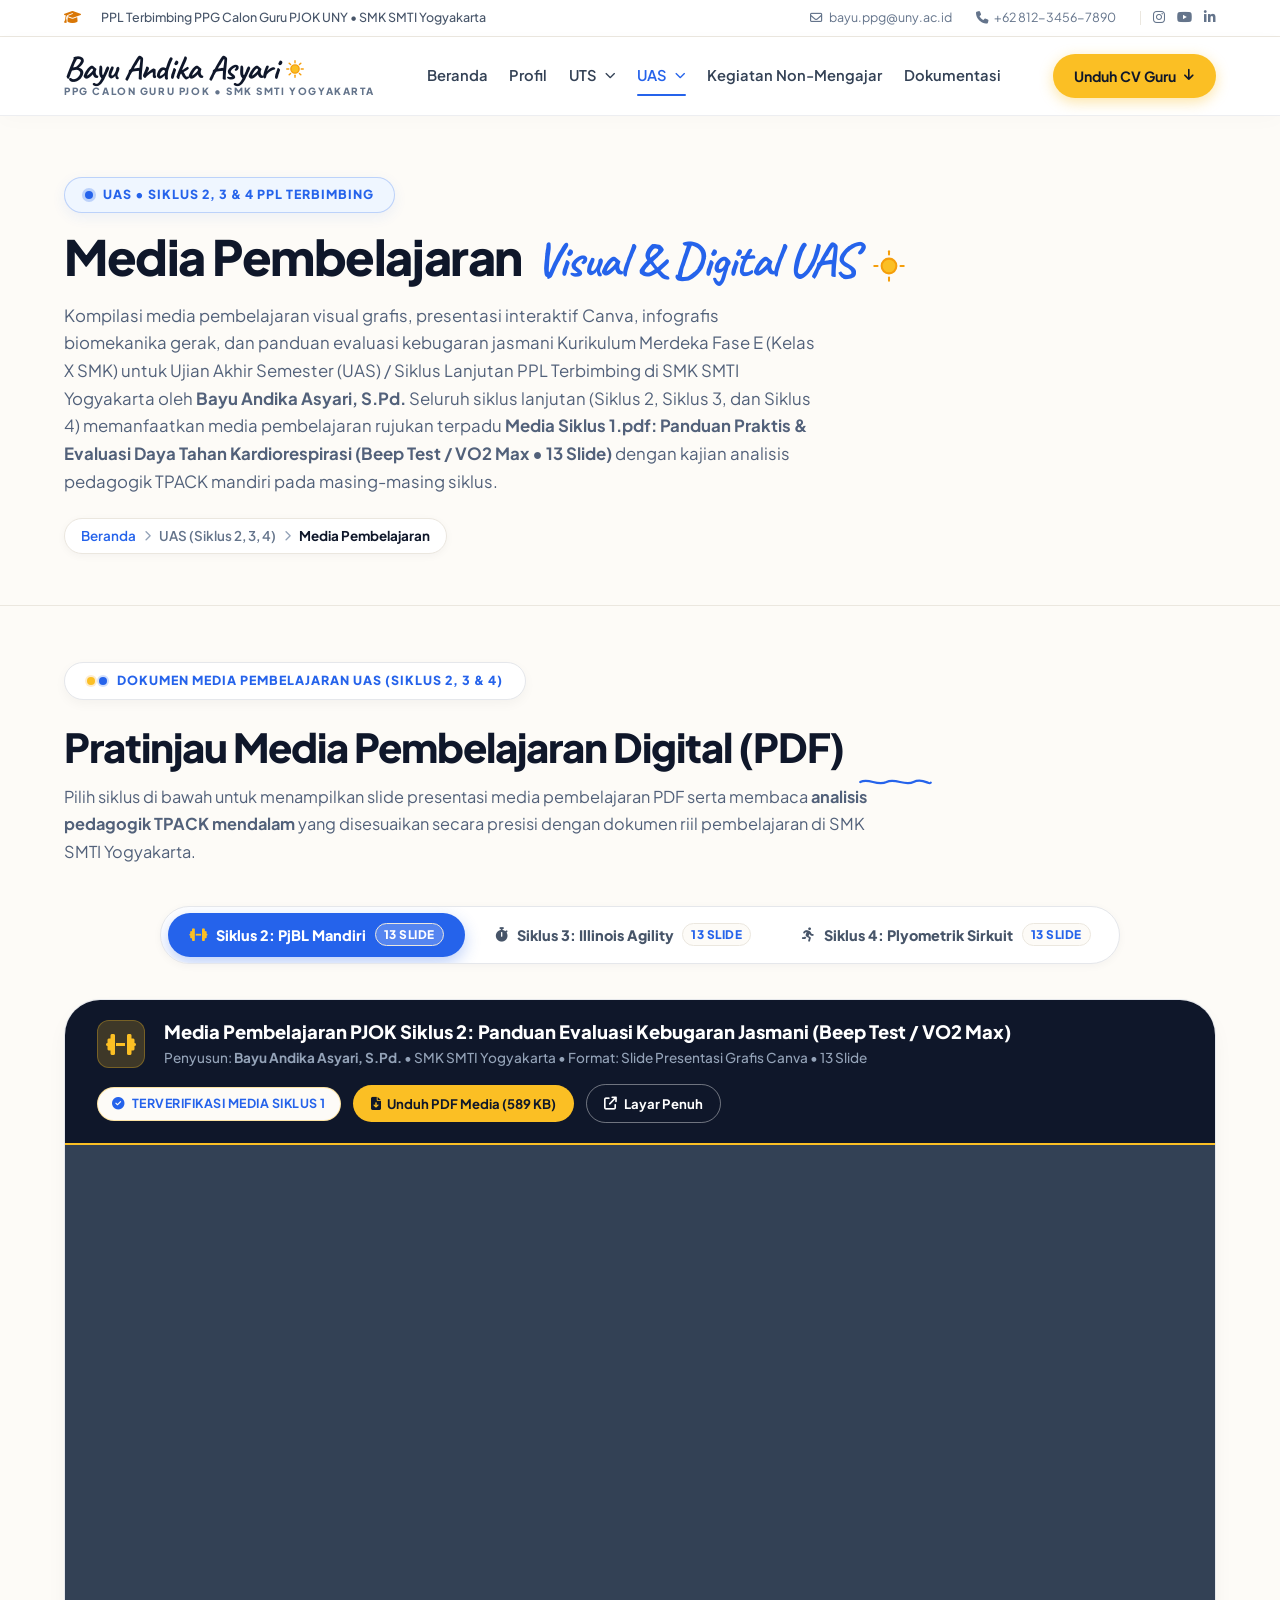
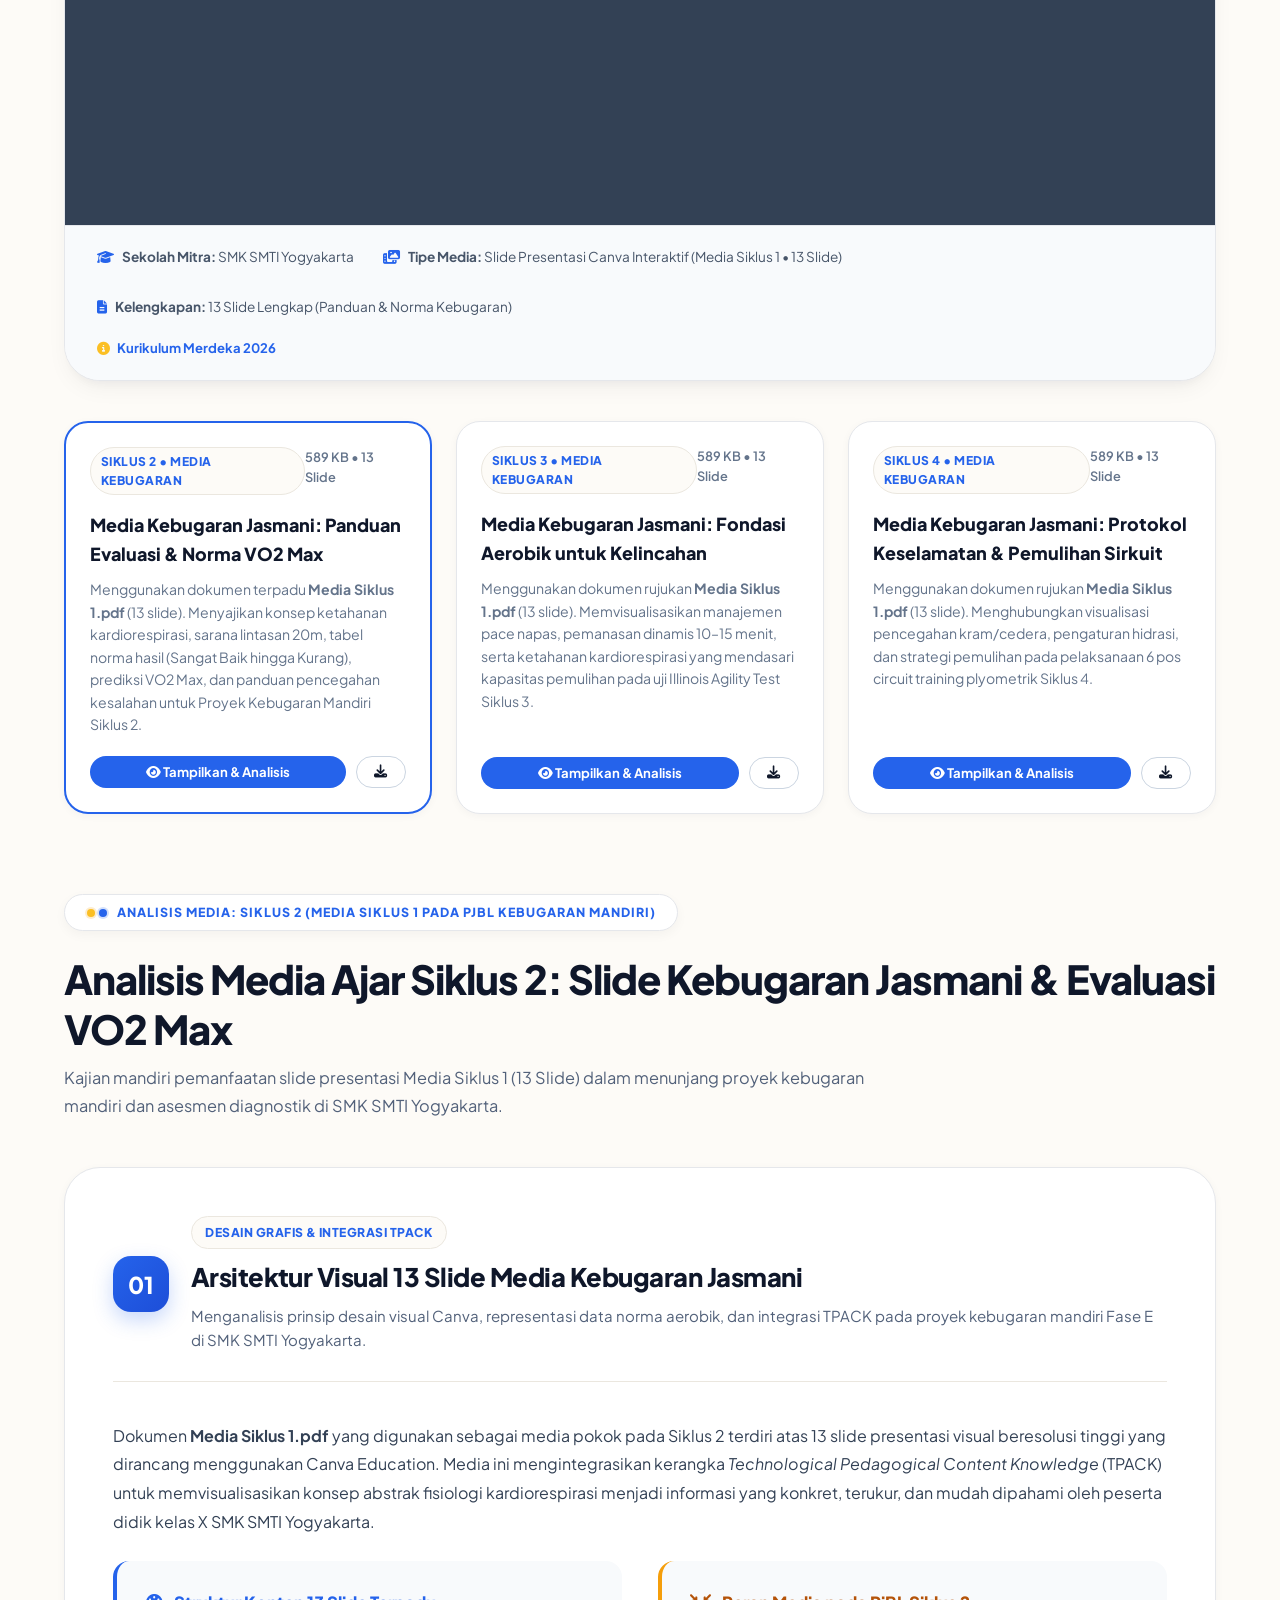
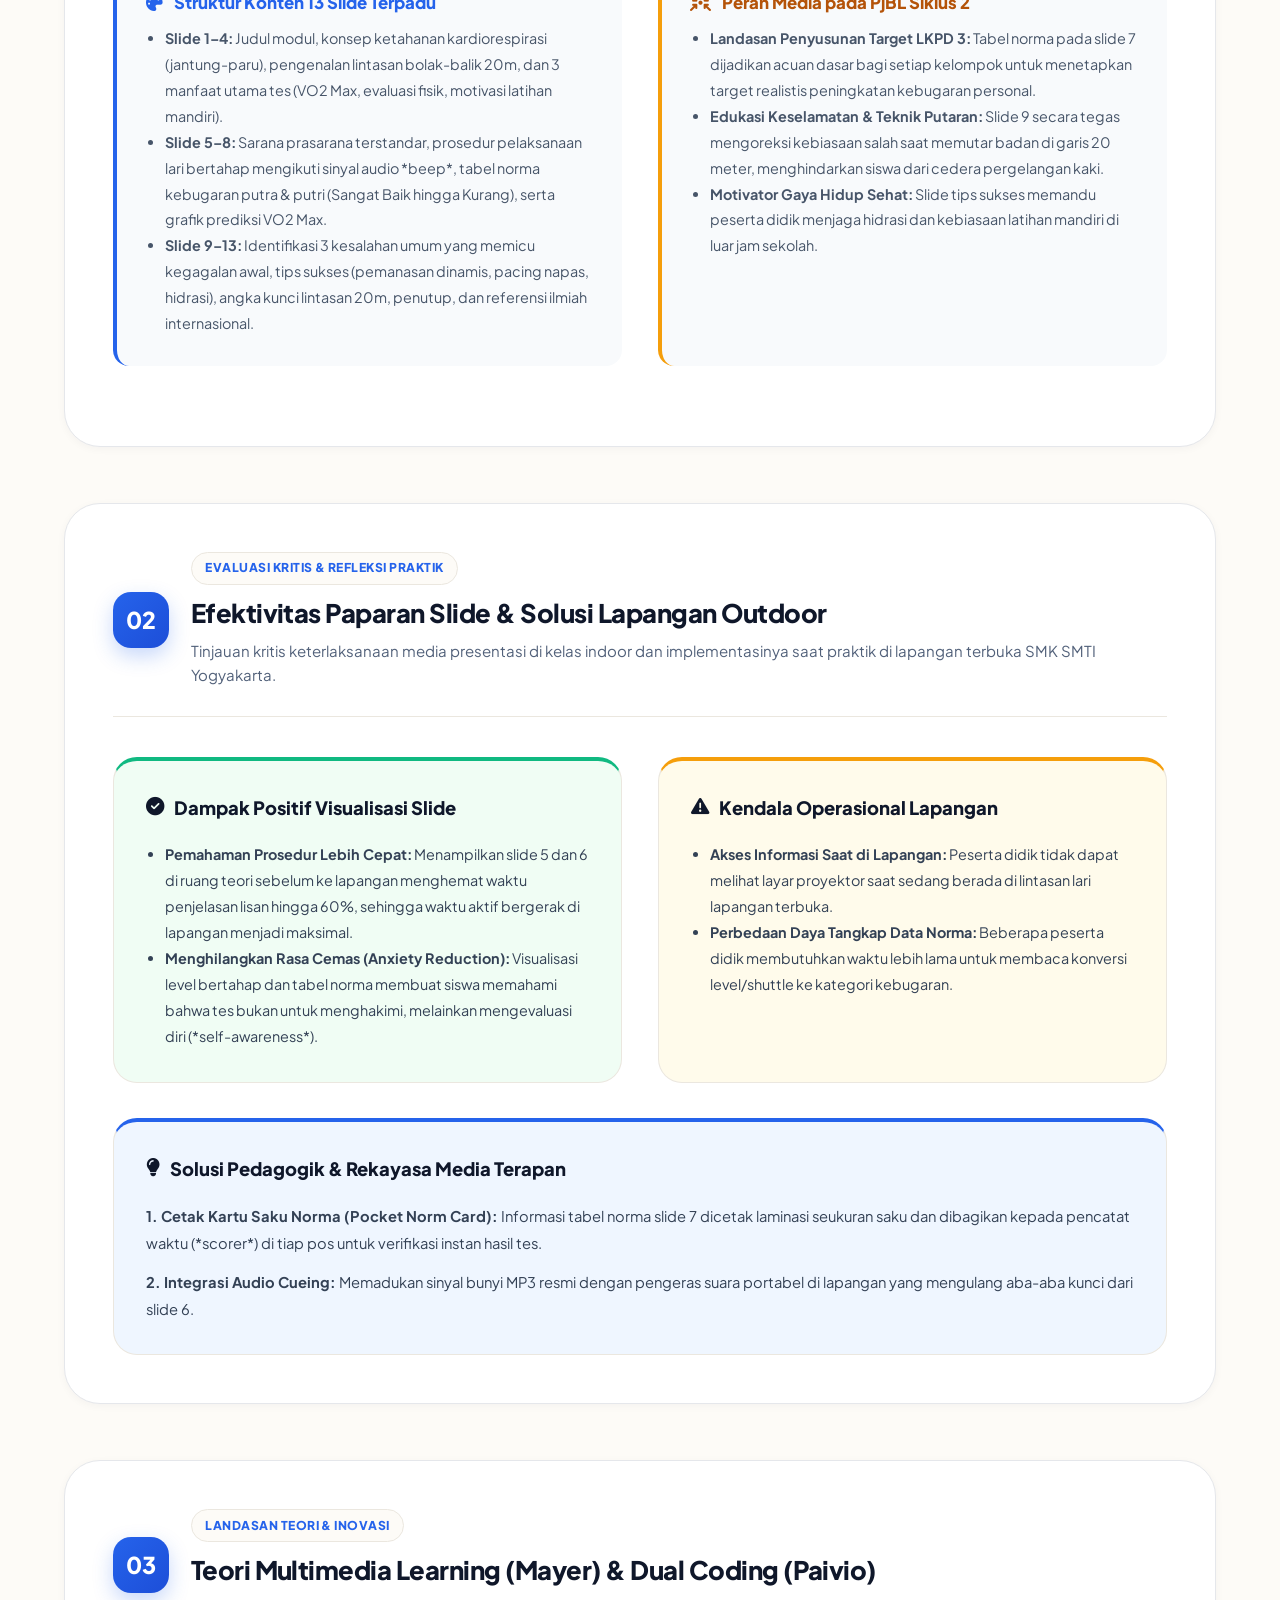
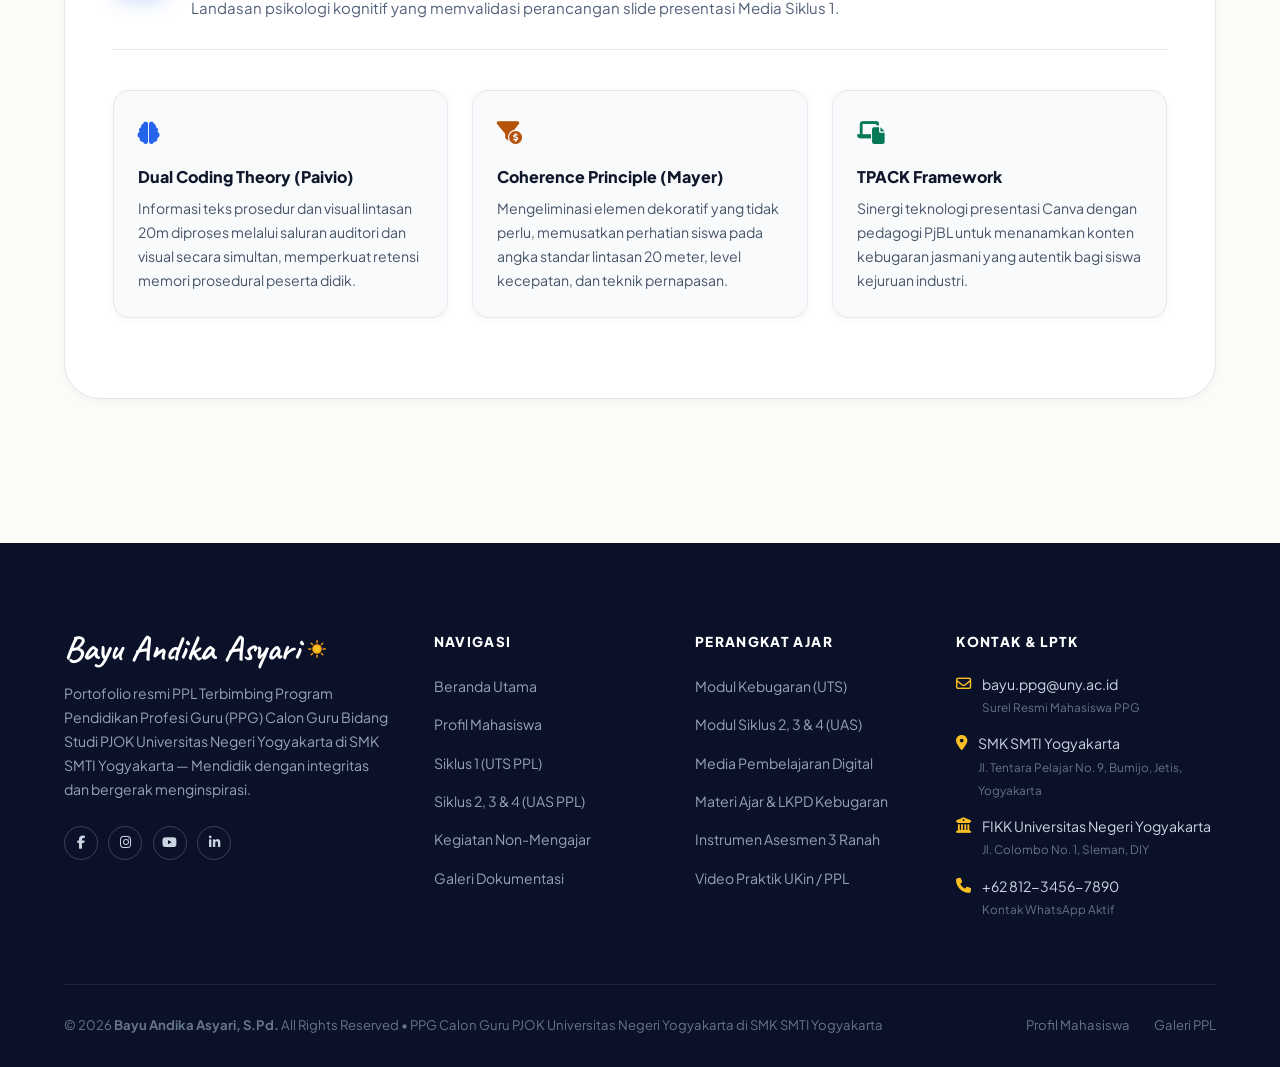
<file: UAS/media.html>
<!doctype html>
<html lang="id">
  <head>
    <meta charset="UTF-8" />
    <meta name="viewport" content="width=device-width, initial-scale=1.0" />
    <title>UAS - Media Pembelajaran PJOK (Siklus 2, 3 & 4) | Bayu Andika Asyari, S.Pd. - UNY</title>

    <link rel="icon" type="image/png" href="../logo.png" />
    <link rel="preconnect" href="https://fonts.googleapis.com" />
    <link rel="preconnect" href="https://fonts.gstatic.com" crossorigin />
    <link href="https://fonts.googleapis.com/css2?family=Caveat:wght@600;700&family=Plus+Jakarta+Sans:wght@300;400;500;600;700;800&display=swap" rel="stylesheet" />
    <link rel="stylesheet" href="https://cdnjs.cloudflare.com/ajax/libs/font-awesome/6.5.1/css/all.min.css" />
    <link rel="stylesheet" href="../css/studio-theme.css?v=2.1" />
  </head>
  <body>
    <!-- =================================================================
       1. TOPBAR (Studio Theme)
       ================================================================= -->
    <div class="topbar-studio">
      <div class="container topbar-studio-inner">
        <div class="topbar-left">
          <i class="fa-solid fa-graduation-cap lead-icon"></i>
          <span>PPL Terbimbing PPG Calon Guru PJOK UNY • SMK SMTI Yogyakarta</span>
        </div>

        <div class="topbar-right">
          <a href="mailto:bayu.ppg@uny.ac.id" class="topbar-contact-item">
            <i class="fa-regular fa-envelope"></i>
            <span>bayu.ppg@uny.ac.id</span>
          </a>
          <a href="tel:+6281234567890" class="topbar-contact-item">
            <i class="fa-solid fa-phone"></i>
            <span>+62 812-3456-7890</span>
          </a>

          <div class="topbar-socials">
            <a href="javascript:void(0)" onclick="showToast('Instagram Bayu Andika Asyari')" class="topbar-social-link" aria-label="Instagram"><i class="fa-brands fa-instagram"></i></a>
            <a href="javascript:void(0)" onclick="showToast('Kanal YouTube Pembelajaran PJOK')" class="topbar-social-link" aria-label="YouTube"><i class="fa-brands fa-youtube"></i></a>
            <a href="javascript:void(0)" onclick="showToast('LinkedIn Bayu Andika Asyari')" class="topbar-social-link" aria-label="LinkedIn"><i class="fa-brands fa-linkedin-in"></i></a>
          </div>
        </div>
      </div>
    </div>

    <!-- =================================================================
       2. MAIN NAVBAR (Clean Studio Header + Script Logo & Sun Doodle)
       ================================================================= -->
    <header class="navbar-studio">
      <div class="container navbar-studio-inner">
        <!-- Brand Logo: Handwritten "Bayu Andika Asyari" with radiant Sun Doodle -->
        <a href="../index.html" class="brand-studio">
          <div class="brand-studio-text">
            <span class="brand-studio-logo">
              Bayu Andika Asyari
              <!-- Sun Doodle SVG with Rays -->
              <svg class="sun-logo-doodle" viewBox="0 0 32 32" fill="none" xmlns="http://www.w3.org/2000/svg">
                <circle cx="16" cy="16" r="6" fill="#FBBF24" stroke="#F59E0B" stroke-width="2" />
                <line x1="16" y1="4" x2="16" y2="7" stroke="#F59E0B" stroke-width="2" stroke-linecap="round" />
                <line x1="16" y1="25" x2="16" y2="28" stroke="#F59E0B" stroke-width="2" stroke-linecap="round" />
                <line x1="4" y1="16" x2="7" y2="16" stroke="#F59E0B" stroke-width="2" stroke-linecap="round" />
                <line x1="25" y1="16" x2="28" y2="16" stroke="#F59E0B" stroke-width="2" stroke-linecap="round" />
                <line x1="7.5" y1="7.5" x2="9.6" y2="9.6" stroke="#F59E0B" stroke-width="2" stroke-linecap="round" />
                <line x1="22.4" y1="22.4" x2="24.5" y2="24.5" stroke="#F59E0B" stroke-width="2" stroke-linecap="round" />
                <line x1="7.5" y1="24.5" x2="9.6" y2="22.4" stroke="#F59E0B" stroke-width="2" stroke-linecap="round" />
                <line x1="22.4" y1="9.6" x2="24.5" y2="7.5" stroke="#F59E0B" stroke-width="2" stroke-linecap="round" />
              </svg>
            </span>
            <span class="brand-studio-sub">PPG CALON GURU PJOK • SMK SMTI Yogyakarta</span>
          </div>
        </a>

        <!-- Navigation Links: 6 Menu Items Required -->
        <nav>
          <ul class="nav-menu-studio">
            <!-- 1. Beranda -->
            <li><a href="../index.html" class="nav-link-studio">Beranda</a></li>

            <!-- 2. Profil -->
            <li><a href="../profil.html" class="nav-link-studio">Profil</a></li>

            <!-- 3. UTS Dropdown -->
            <li class="nav-studio-dropdown">
              <a href="../UTS/rancangan.html" class="nav-link-studio"> UTS <i class="fa-solid fa-chevron-down" style="font-size: 0.68rem; margin-left: 2px"></i> </a>
              <ul class="dropdown-studio-menu">
                <li>
                  <a href="../UTS/rancangan.html" class="dropdown-studio-item"> <i class="fa-solid fa-file-pen"></i> Rancangan Pembelajaran </a>
                </li>
                <li>
                  <a href="../UTS/media.html" class="dropdown-studio-item"> <i class="fa-solid fa-photo-film"></i> Media Pembelajaran </a>
                </li>
                <li>
                  <a href="../UTS/materi.html" class="dropdown-studio-item"> <i class="fa-solid fa-book-open-reader"></i> Materi Pembelajaran </a>
                </li>
                <li>
                  <a href="../UTS/instrumen.html" class="dropdown-studio-item"> <i class="fa-solid fa-clipboard-check"></i> Instrumen Pembelajaran </a>
                </li>
              </ul>
            </li>

            <!-- 4. UAS Dropdown -->
            <li class="nav-studio-dropdown">
              <a href="rancangan.html" class="nav-link-studio active"> UAS <i class="fa-solid fa-chevron-down" style="font-size: 0.68rem; margin-left: 2px"></i> </a>
              <ul class="dropdown-studio-menu">
                <li>
                  <a href="rancangan.html" class="dropdown-studio-item"> <i class="fa-solid fa-file-circle-check"></i> Rancangan Pembelajaran </a>
                </li>
                <li>
                  <a href="media.html" class="dropdown-studio-item active"> <i class="fa-solid fa-laptop-code"></i> Media Pembelajaran </a>
                </li>
                <li>
                  <a href="materi.html" class="dropdown-studio-item"> <i class="fa-solid fa-book-bookmark"></i> Materi Pembelajaran </a>
                </li>
                <li>
                  <a href="instrumen.html" class="dropdown-studio-item"> <i class="fa-solid fa-list-check"></i> Instrumen Pembelajaran </a>
                </li>
              </ul>
            </li>

            <!-- 5. Kegiatan Non-Mengajar -->
            <li><a href="../non-mengajar.html" class="nav-link-studio">Kegiatan Non-Mengajar</a></li>

            <!-- 6. Dokumentasi -->
            <li><a href="../dokumentasi.html" class="nav-link-studio">Dokumentasi</a></li>
          </ul>
        </nav>

        <!-- Right Action CTA: Golden-Yellow Pill Button -->
        <div style="display: flex; align-items: center; gap: 0.75rem">
          <a href="../profil.html#cv" class="btn-nav-connect" onclick="showToast('Unduh CV Guru Digital...')">
            <span>Unduh CV Guru</span>
            <i class="fa-solid fa-arrow-down"></i>
          </a>
          <button class="mobile-studio-toggle" aria-label="Buka Menu Navigasi">
            <i class="fa-solid fa-bars"></i>
          </button>
        </div>
      </div>
    </header>

    <!-- =================================================================
       3. SUBPAGE HERO HEADER (Studio Theme)
       ================================================================= -->
    <section class="subpage-studio-hero">
      <div class="container">
        <div class="hero-studio-badge" style="margin-bottom: 1rem">
          <span class="badge-dot"></span>
          <span>UAS &bull; SIKLUS 2, 3 &amp; 4 PPL TERBIMBING</span>
        </div>

        <h1 class="subpage-hero-title">
          Media Pembelajaran
          <span class="script-highlight" style="font-family: var(--font-script); color: var(--color-primary-blue); font-weight: 700; margin-left: 6px">
            Visual &amp; Digital UAS
            <svg class="sun-doodle-hero" viewBox="0 0 44 44" fill="none" xmlns="http://www.w3.org/2000/svg" style="width: 36px; height: 36px; vertical-align: middle; margin-left: 6px">
              <circle cx="22" cy="22" r="9" fill="#FBBF24" stroke="#F59E0B" stroke-width="2.5" />
              <line x1="22" y1="4" x2="22" y2="8" stroke="#F59E0B" stroke-width="2.5" stroke-linecap="round" />
              <line x1="22" y1="36" x2="22" y2="40" stroke="#F59E0B" stroke-width="2.5" stroke-linecap="round" />
              <line x1="4" y1="22" x2="8" y2="22" stroke="#F59E0B" stroke-width="2.5" stroke-linecap="round" />
              <line x1="36" y1="22" x2="40" y2="22" stroke="#F59E0B" stroke-width="2.5" stroke-linecap="round" />
            </svg>
          </span>
        </h1>

        <p class="subpage-hero-desc">
          Kompilasi media pembelajaran visual grafis, presentasi interaktif Canva, infografis biomekanika gerak, dan panduan evaluasi kebugaran jasmani Kurikulum Merdeka Fase E (Kelas X SMK) untuk Ujian Akhir Semester (UAS) / Siklus Lanjutan PPL Terbimbing di SMK SMTI Yogyakarta oleh <strong>Bayu Andika Asyari, S.Pd.</strong> Seluruh siklus lanjutan (Siklus 2, Siklus 3, dan Siklus 4) memanfaatkan media pembelajaran rujukan terpadu <strong>Media Siklus 1.pdf: Panduan Praktis &amp; Evaluasi Daya Tahan Kardiorespirasi (Beep Test / VO2 Max &bull; 13 Slide)</strong> dengan kajian analisis pedagogik TPACK mandiri pada masing-masing siklus.
        </p>

        <div class="studio-breadcrumb">
          <a href="../index.html">Beranda</a>
          <i class="fa-solid fa-chevron-right"></i>
          <span>UAS (Siklus 2, 3, 4)</span>
          <i class="fa-solid fa-chevron-right"></i>
          <span style="color: var(--color-midnight); font-weight: 700">Media Pembelajaran</span>
        </div>
      </div>
    </section>

    <!-- =================================================================
       4. MAIN CONTENT
       ================================================================= -->
    <main class="studio-content-page" style="padding-top: 3.5rem; padding-bottom: 5.5rem">
      <div class="container">
        <!-- =============================================================
           A. DOKUMEN UTAMA UAS MEDIA & CYCLE SWITCHER TABS
           ============================================================= -->
        <section style="margin-bottom: 5rem">
          <div class="section-agency-head" style="margin-bottom: 2.5rem">
            <div class="badge-pill-group">
              <span class="twin-dot-icon"> <span></span><span></span> </span>
              <span>DOKUMEN MEDIA PEMBELAJARAN UAS (SIKLUS 2, 3 &amp; 4)</span>
            </div>
            <h2 class="section-agency-title">
              Pratinjau Media Pembelajaran Digital (PDF)
              <span class="wavy-squiggle-wrap" style="display: inline-block; vertical-align: middle; margin-left: 8px">
                <svg class="wavy-squiggle-svg" viewBox="0 0 100 16" fill="none" xmlns="http://www.w3.org/2000/svg" style="width: 75px; height: 12px">
                  <path d="M3 8C15 2 25 14 38 8C50 2 62 14 74 8C86 2 95 12 97 9" stroke="#2563EB" stroke-width="3" stroke-linecap="round" />
                </svg>
              </span>
            </h2>
            <p class="section-agency-subtitle">
              Pilih siklus di bawah untuk menampilkan slide presentasi media pembelajaran PDF serta membaca <strong>analisis pedagogik TPACK mendalam</strong> yang disesuaikan secara presisi dengan dokumen riil pembelajaran di SMK SMTI Yogyakarta.
            </p>
          </div>

          <!-- Cycle Switcher Tab Navigation -->
          <div class="cycle-switcher-wrapper">
            <div class="cycle-tabs">
              <button id="tab-btn-2" class="cycle-tab-btn active" onclick="switchUASMedia(2)">
                <i class="fa-solid fa-dumbbell"></i>
                <span>Siklus 2: PjBL Mandiri</span>
                <span class="tag-pill" style="background: rgba(37, 99, 235, 0.15); color: #2563eb; font-size: 0.74rem; padding: 3px 8px; border-radius: 999px">13 Slide</span>
              </button>

              <button id="tab-btn-3" class="cycle-tab-btn" onclick="switchUASMedia(3)">
                <i class="fa-solid fa-stopwatch"></i>
                <span>Siklus 3: Illinois Agility</span>
                <span class="tag-pill" style="background: rgba(245, 158, 11, 0.15); color: #b45309; font-size: 0.74rem; padding: 3px 8px; border-radius: 999px">13 Slide</span>
              </button>

              <button id="tab-btn-4" class="cycle-tab-btn" onclick="switchUASMedia(4)">
                <i class="fa-solid fa-person-running"></i>
                <span>Siklus 4: Plyometrik Sirkuit</span>
                <span class="tag-pill" style="background: rgba(16, 185, 129, 0.15); color: #047857; font-size: 0.74rem; padding: 3px 8px; border-radius: 999px">13 Slide</span>
              </button>
            </div>
          </div>

          <!-- PDF Viewer Container Card -->
          <div class="pdf-viewer-card" style="background: #ffffff; border-radius: var(--radius-xl); border: 1.5px solid var(--color-border-card); overflow: hidden; box-shadow: var(--shadow-md); margin-bottom: 2.5rem">
            <!-- Toolbar -->
            <div class="pdf-viewer-toolbar" style="background: #0f172a; color: #ffffff; padding: 1.25rem 2rem; display: flex; align-items: center; justify-content: space-between; flex-wrap: wrap; gap: 1rem">
              <div class="pdf-toolbar-info" style="display: flex; align-items: center; gap: 1.2rem">
                <div class="pdf-toolbar-icon" style="background: rgba(251, 191, 36, 0.2); width: 48px; height: 48px; border-radius: 12px; display: flex; align-items: center; justify-content: center; font-size: 1.5rem; color: #fbbf24">
                  <i id="uas-toolbar-icon-symbol" class="fa-solid fa-dumbbell"></i>
                </div>
                <div>
                  <div id="uas-pdf-title" class="pdf-toolbar-title" style="font-size: 1.15rem; font-weight: 800; color: #ffffff; margin-bottom: 0.2rem">Media Pembelajaran PJOK Siklus 2: Panduan Evaluasi Kebugaran Jasmani (Beep Test / VO2 Max)</div>
                  <div id="uas-pdf-sub" class="pdf-toolbar-sub" style="font-size: 0.85rem; color: #94a3b8">
                    Penyusun: <strong>Bayu Andika Asyari, S.Pd.</strong> &bull; SMK SMTI Yogyakarta &bull; Format: Slide Presentasi Grafis Canva &bull; 13 Slide
                  </div>
                </div>
              </div>

              <div class="pdf-toolbar-actions" style="display: flex; align-items: center; gap: 0.75rem; flex-wrap: wrap">
                <span id="uas-meta-badge" class="tag-pill" style="background: rgba(251, 191, 36, 0.2); color: #fbbf24; font-weight: 700; border: 1px solid rgba(251, 191, 36, 0.4); padding: 6px 14px; font-size: 0.78rem">
                  <i class="fa-solid fa-circle-check" style="margin-right: 5px"></i> Terverifikasi Media Siklus 1
                </span>
                <a
                  id="uas-download-btn"
                  href="../Dokumen/Media Siklus 1.pdf"
                  download="Media_Pembelajaran_PJOK_Siklus2_KebugaranJasmani_BayuAndikaAsyari.pdf"
                  class="btn btn-sun btn-sm"
                  style="background: #fbbf24; color: #0f172a; font-weight: 700; padding: 0.6rem 1.2rem; border-radius: 999px; text-decoration: none; display: inline-flex; align-items: center; gap: 0.4rem"
                >
                  <i class="fa-solid fa-file-arrow-down"></i> <span id="uas-download-text">Unduh PDF Media (589 KB)</span>
                </a>
                <a
                  id="uas-fullscreen-btn"
                  href="../Dokumen/Media Siklus 1.pdf"
                  target="_blank"
                  rel="noopener noreferrer"
                  class="btn btn-outline-light btn-sm"
                  style="border: 1px solid rgba(255, 255, 255, 0.4); color: #ffffff; padding: 0.6rem 1.2rem; border-radius: 999px; text-decoration: none; display: inline-flex; align-items: center; gap: 0.4rem"
                >
                  <i class="fa-solid fa-arrow-up-right-from-square"></i> Layar Penuh
                </a>
              </div>
            </div>

            <!-- Embedded Frame -->
            <div class="pdf-frame-wrapper" style="width: 100%; height: 680px; background: #334155">
              <iframe id="uas-pdf-frame" src="../Dokumen/Media Siklus 1.pdf#toolbar=1&navpanes=0&scrollbar=1" title="Media Pembelajaran UAS Bayu Andika Asyari" style="width: 100%; height: 100%; border: none" loading="lazy">
                <p style="padding: 2rem; color: #ffffff; text-align: center">
                  Peramban Anda tidak mendukung tampilan PDF langsung. Silakan
                  <a id="uas-fallback-link" href="../Dokumen/Media Siklus 1.pdf" target="_blank" style="color: #fbbf24; font-weight: bold; text-decoration: underline"> Klik di sini untuk mengunduh atau membuka Media Pembelajaran (.PDF) </a>.
                </p>
              </iframe>
            </div>

            <!-- Footer Metadata Bar -->
            <div style="background: #f8fafc; padding: 1.25rem 2rem; border-top: 1px solid var(--color-border-card); display: flex; align-items: center; justify-content: space-between; flex-wrap: wrap; gap: 1rem">
              <div style="display: flex; align-items: center; gap: 1.8rem; flex-wrap: wrap">
                <div style="font-size: 0.85rem; color: #475569">
                  <i class="fa-solid fa-graduation-cap" style="color: var(--color-primary-blue); margin-right: 6px"></i>
                  <strong>Sekolah Mitra:</strong> SMK SMTI Yogyakarta
                </div>
                <div style="font-size: 0.85rem; color: #475569">
                  <i class="fa-solid fa-photo-film" style="color: var(--color-primary-blue); margin-right: 6px"></i>
                  <strong>Tipe Media:</strong> <span id="uas-meta-method">Slide Presentasi Canva Interaktif (Media Siklus 1 &bull; 13 Slide)</span>
                </div>
                <div style="font-size: 0.85rem; color: #475569">
                  <i class="fa-solid fa-file-lines" style="color: var(--color-primary-blue); margin-right: 6px"></i>
                  <strong>Kelengkapan:</strong> <span id="uas-meta-pages">13 Slide Lengkap (Panduan &amp; Norma Kebugaran)</span>
                </div>
              </div>
              <div>
                <a href="javascript:void(0)" onclick="showToast('Dokumen Media Resmi Kurikulum Merdeka Fase E')" style="font-size: 0.82rem; color: var(--color-primary-blue); font-weight: 700; text-decoration: none">
                  <i class="fa-solid fa-circle-info" style="color: #fbbf24; margin-right: 5px"></i> Kurikulum Merdeka 2026
                </a>
              </div>
            </div>
          </div>

          <!-- Mini Quick Switcher / Summary Cards -->
          <div style="display: grid; grid-template-columns: repeat(auto-fit, minmax(320px, 1fr)); gap: 1.5rem; margin-top: 2rem">
            <!-- Card Siklus 2 -->
            <div
              id="summary-card-2"
              class="uas-summary-card"
              style="
                background: #ffffff;
                border: 2px solid var(--color-primary-blue);
                border-radius: var(--radius-lg);
                padding: 1.5rem;
                box-shadow: var(--shadow-sm);
                display: flex;
                flex-direction: column;
                transition: var(--transition-fast);
              "
            >
              <div style="display: flex; justify-content: space-between; align-items: flex-start; margin-bottom: 1rem">
                <span class="tag-pill" style="background: rgba(37, 99, 235, 0.1); color: var(--color-primary-blue); font-weight: 800; font-size: 0.75rem; padding: 4px 10px; border-radius: 999px"> SIKLUS 2 &bull; MEDIA KEBUGARAN </span>
                <span style="font-size: 0.8rem; color: #64748b; font-weight: 600">589 KB &bull; 13 Slide</span>
              </div>
              <h4 style="font-size: 1.12rem; font-weight: 800; color: #0f172a; margin-bottom: 0.6rem">Media Kebugaran Jasmani: Panduan Evaluasi &amp; Norma VO2 Max</h4>
              <p style="font-size: 0.88rem; color: #64748b; line-height: 1.6; margin-bottom: 1.25rem; flex: 1">
                Menggunakan dokumen terpadu <strong>Media Siklus 1.pdf</strong> (13 slide). Menyajikan konsep ketahanan kardiorespirasi, sarana lintasan 20m, tabel norma hasil (Sangat Baik hingga Kurang), prediksi VO2 Max, dan panduan pencegahan kesalahan untuk Proyek Kebugaran Mandiri Siklus 2.
              </p>
              <div style="display: flex; gap: 0.6rem">
                <button
                  class="btn btn-primary-blue btn-sm"
                  style="flex: 1; background: var(--color-primary-blue); color: #fff; border: none; padding: 0.55rem 1rem; border-radius: 999px; font-weight: 700; cursor: pointer"
                  onclick="switchUASMedia(2)"
                >
                  <i class="fa-solid fa-eye"></i> Tampilkan &amp; Analisis
                </button>
                <a
                  href="../Dokumen/Media Siklus 1.pdf"
                  download="Media_Pembelajaran_PJOK_Siklus2_KebugaranJasmani_BayuAndikaAsyari.pdf"
                  class="btn btn-outline-dark btn-sm"
                  style="border: 1px solid #cbd5e1; color: #334155; padding: 0.55rem 0.9rem; border-radius: 999px; text-decoration: none"
                  aria-label="Unduh Media Siklus 2"
                >
                  <i class="fa-solid fa-download"></i>
                </a>
              </div>
            </div>

            <!-- Card Siklus 3 -->
            <div
              id="summary-card-3"
              class="uas-summary-card"
              style="background: #ffffff; border: 1px solid var(--color-border-card); border-radius: var(--radius-lg); padding: 1.5rem; box-shadow: var(--shadow-sm); display: flex; flex-direction: column; transition: var(--transition-fast)"
            >
              <div style="display: flex; justify-content: space-between; align-items: flex-start; margin-bottom: 1rem">
                <span class="tag-pill" style="background: rgba(245, 158, 11, 0.12); color: #b45309; font-weight: 800; font-size: 0.75rem; padding: 4px 10px; border-radius: 999px"> SIKLUS 3 &bull; MEDIA KEBUGARAN </span>
                <span style="font-size: 0.8rem; color: #64748b; font-weight: 600">589 KB &bull; 13 Slide</span>
              </div>
              <h4 style="font-size: 1.12rem; font-weight: 800; color: #0f172a; margin-bottom: 0.6rem">Media Kebugaran Jasmani: Fondasi Aerobik untuk Kelincahan</h4>
              <p style="font-size: 0.88rem; color: #64748b; line-height: 1.6; margin-bottom: 1.25rem; flex: 1">
                Menggunakan dokumen rujukan <strong>Media Siklus 1.pdf</strong> (13 slide). Memvisualisasikan manajemen pace napas, pemanasan dinamis 10–15 menit, serta ketahanan kardiorespirasi yang mendasari kapasitas pemulihan pada uji Illinois Agility Test Siklus 3.
              </p>
              <div style="display: flex; gap: 0.6rem">
                <button
                  class="btn btn-primary-blue btn-sm"
                  style="flex: 1; background: var(--color-primary-blue); color: #fff; border: none; padding: 0.55rem 1rem; border-radius: 999px; font-weight: 700; cursor: pointer"
                  onclick="switchUASMedia(3)"
                >
                  <i class="fa-solid fa-eye"></i> Tampilkan &amp; Analisis
                </button>
                <a
                  href="../Dokumen/Media Siklus 1.pdf"
                  download="Media_Pembelajaran_PJOK_Siklus3_KebugaranJasmani_BayuAndikaAsyari.pdf"
                  class="btn btn-outline-dark btn-sm"
                  style="border: 1px solid #cbd5e1; color: #334155; padding: 0.55rem 0.9rem; border-radius: 999px; text-decoration: none"
                  aria-label="Unduh Media Siklus 3"
                >
                  <i class="fa-solid fa-download"></i>
                </a>
              </div>
            </div>

            <!-- Card Siklus 4 -->
            <div
              id="summary-card-4"
              class="uas-summary-card"
              style="background: #ffffff; border: 1px solid var(--color-border-card); border-radius: var(--radius-lg); padding: 1.5rem; box-shadow: var(--shadow-sm); display: flex; flex-direction: column; transition: var(--transition-fast)"
            >
              <div style="display: flex; justify-content: space-between; align-items: flex-start; margin-bottom: 1rem">
                <span class="tag-pill" style="background: rgba(16, 185, 129, 0.12); color: #047857; font-weight: 800; font-size: 0.75rem; padding: 4px 10px; border-radius: 999px"> SIKLUS 4 &bull; MEDIA KEBUGARAN </span>
                <span style="font-size: 0.8rem; color: #64748b; font-weight: 600">589 KB &bull; 13 Slide</span>
              </div>
              <h4 style="font-size: 1.12rem; font-weight: 800; color: #0f172a; margin-bottom: 0.6rem">Media Kebugaran Jasmani: Protokol Keselamatan &amp; Pemulihan Sirkuit</h4>
              <p style="font-size: 0.88rem; color: #64748b; line-height: 1.6; margin-bottom: 1.25rem; flex: 1">
                Menggunakan dokumen rujukan <strong>Media Siklus 1.pdf</strong> (13 slide). Menghubungkan visualisasi pencegahan kram/cedera, pengaturan hidrasi, dan strategi pemulihan pada pelaksanaan 6 pos circuit training plyometrik Siklus 4.
              </p>
              <div style="display: flex; gap: 0.6rem">
                <button
                  class="btn btn-primary-blue btn-sm"
                  style="flex: 1; background: var(--color-primary-blue); color: #fff; border: none; padding: 0.55rem 1rem; border-radius: 999px; font-weight: 700; cursor: pointer"
                  onclick="switchUASMedia(4)"
                >
                  <i class="fa-solid fa-eye"></i> Tampilkan &amp; Analisis
                </button>
                <a
                  href="../Dokumen/Media Siklus 1.pdf"
                  download="Media_Pembelajaran_PJOK_Siklus4_KebugaranJasmani_BayuAndikaAsyari.pdf"
                  class="btn btn-outline-dark btn-sm"
                  style="border: 1px solid #cbd5e1; color: #334155; padding: 0.55rem 0.9rem; border-radius: 999px; text-decoration: none"
                  aria-label="Unduh Media Siklus 4"
                >
                  <i class="fa-solid fa-download"></i>
                </a>
              </div>
            </div>
          </div>
        </section>

        <!-- =============================================================
           B. SEPARATE INDIVIDUAL ANALYSES (1 SIKLUS = 1 ANALISIS TERPISAH)
           ============================================================= -->
        <section id="analysis-section-anchor">
          <!-- Header Penanda Analisis -->
          <div class="section-agency-head" style="margin-bottom: 3rem">
            <div class="badge-pill-group">
              <span class="twin-dot-icon"> <span></span><span></span> </span>
              <span id="analysis-cycle-badge">ANALISIS MEDIA: SIKLUS 2 (MEDIA SIKLUS 1 PADA PjBL KEBUGARAN MANDIRI)</span>
            </div>
            <h2 id="analysis-cycle-main-title" class="section-agency-title">Analisis Media Ajar Siklus 2: Slide Kebugaran Jasmani &amp; Evaluasi VO2 Max</h2>
            <p id="analysis-cycle-subtitle" class="section-agency-subtitle">Kajian mandiri pemanfaatan slide presentasi Media Siklus 1 (13 Slide) dalam menunjang proyek kebugaran mandiri dan asesmen diagnostik di SMK SMTI Yogyakarta.</p>
          </div>

          <!-- =========================================================
             WADAH ANALISIS SIKLUS 2 (MEDIA SIKLUS 1 PADA PjBL MANDIRI)
             ========================================================= -->
          <div id="analysis-siklus-2" class="uas-analysis-container" style="display: block">
            <!-- 1. DESAIN VISUAL & TPACK -->
            <article class="analysis-module-card">
              <div class="analysis-module-header">
                <div class="analysis-module-num">01</div>
                <div>
                  <span class="tag-pill" style="margin-bottom: 0.5rem; display: inline-block; background: rgba(37, 99, 235, 0.1); color: var(--color-primary-blue); font-weight: 800"> DESAIN GRAFIS &amp; INTEGRASI TPACK </span>
                  <h3 class="analysis-module-title">Arsitektur Visual 13 Slide Media Kebugaran Jasmani</h3>
                  <p class="analysis-module-desc">Menganalisis prinsip desain visual Canva, representasi data norma aerobik, dan integrasi TPACK pada proyek kebugaran mandiri Fase E di SMK SMTI Yogyakarta.</p>
                </div>
              </div>

              <div class="analysis-content-body">
                <p style="line-height: 1.8; color: #334155; margin-bottom: 1.5rem">
                  Dokumen <strong>Media Siklus 1.pdf</strong> yang digunakan sebagai media pokok pada Siklus 2 terdiri atas 13 slide presentasi visual beresolusi tinggi yang dirancang menggunakan Canva Education. Media ini mengintegrasikan kerangka <em>Technological Pedagogical Content Knowledge</em> (TPACK) untuk memvisualisasikan konsep abstrak fisiologi kardiorespirasi menjadi informasi yang konkret, terukur, dan mudah dipahami oleh peserta didik kelas X SMK SMTI Yogyakarta.
                </p>

                <div class="analysis-grid-2col" style="margin-bottom: 2rem">
                  <div style="background: #f8fafc; padding: 1.8rem; border-radius: var(--radius-md); border-left: 4px solid var(--color-primary-blue)">
                    <h5 style="font-size: 1.05rem; font-weight: 800; color: var(--color-primary-blue); margin-bottom: 0.6rem"><i class="fa-solid fa-palette" style="margin-right: 8px"></i> Struktur Konten 13 Slide Terpadu</h5>
                    <ul style="padding-left: 1.2rem; font-size: 0.9rem; color: #475569; line-height: 1.8">
                      <li><strong>Slide 1–4:</strong> Judul modul, konsep ketahanan kardiorespirasi (jantung-paru), pengenalan lintasan bolak-balik 20m, dan 3 manfaat utama tes (VO2 Max, evaluasi fisik, motivasi latihan mandiri).</li>
                      <li><strong>Slide 5–8:</strong> Sarana prasarana terstandar, prosedur pelaksanaan lari bertahap mengikuti sinyal audio *beep*, tabel norma kebugaran putra &amp; putri (Sangat Baik hingga Kurang), serta grafik prediksi VO2 Max.</li>
                      <li><strong>Slide 9–13:</strong> Identifikasi 3 kesalahan umum yang memicu kegagalan awal, tips sukses (pemanasan dinamis, pacing napas, hidrasi), angka kunci lintasan 20m, penutup, dan referensi ilmiah internasional.</li>
                    </ul>
                  </div>

                  <div style="background: #f8fafc; padding: 1.8rem; border-radius: var(--radius-md); border-left: 4px solid #f59e0b">
                    <h5 style="font-size: 1.05rem; font-weight: 800; color: #b45309; margin-bottom: 0.6rem"><i class="fa-solid fa-arrows-to-circle" style="margin-right: 8px"></i> Peran Media pada PjBL Siklus 2</h5>
                    <ul style="padding-left: 1.2rem; font-size: 0.9rem; color: #475569; line-height: 1.8">
                      <li><strong>Landasan Penyusunan Target LKPD 3:</strong> Tabel norma pada slide 7 dijadikan acuan dasar bagi setiap kelompok untuk menetapkan target realistis peningkatan kebugaran personal.</li>
                      <li><strong>Edukasi Keselamatan &amp; Teknik Putaran:</strong> Slide 9 secara tegas mengoreksi kebiasaan salah saat memutar badan di garis 20 meter, menghindarkan siswa dari cedera pergelangan kaki.</li>
                      <li><strong>Motivator Gaya Hidup Sehat:</strong> Slide tips sukses memandu peserta didik menjaga hidrasi dan kebiasaan latihan mandiri di luar jam sekolah.</li>
                    </ul>
                  </div>
                </div>
              </div>
            </article>

            <!-- 2. EVALUASI KRITIS & SOLUSI -->
            <article class="analysis-module-card">
              <div class="analysis-module-header">
                <div class="analysis-module-num">02</div>
                <div>
                  <span class="tag-pill" style="margin-bottom: 0.5rem; display: inline-block; background: rgba(245, 158, 11, 0.1); color: #b45309; font-weight: 800"> EVALUASI KRITIS &amp; REFLEKSI PRAKTIK </span>
                  <h3 class="analysis-module-title">Efektivitas Paparan Slide &amp; Solusi Lapangan Outdoor</h3>
                  <p class="analysis-module-desc">Tinjauan kritis keterlaksanaan media presentasi di kelas indoor dan implementasinya saat praktik di lapangan terbuka SMK SMTI Yogyakarta.</p>
                </div>
              </div>

              <div class="analysis-content-body">
                <div class="analysis-grid-2col" style="margin-bottom: 2rem">
                  <div class="analysis-box-item pro">
                    <div class="analysis-box-title"><i class="fa-solid fa-circle-check"></i> Dampak Positif Visualisasi Slide</div>
                    <ul style="padding-left: 1.2rem; font-size: 0.9rem; color: #334155; line-height: 1.8">
                      <li><strong>Pemahaman Prosedur Lebih Cepat:</strong> Menampilkan slide 5 dan 6 di ruang teori sebelum ke lapangan menghemat waktu penjelasan lisan hingga 60%, sehingga waktu aktif bergerak di lapangan menjadi maksimal.</li>
                      <li><strong>Menghilangkan Rasa Cemas (Anxiety Reduction):</strong> Visualisasi level bertahap dan tabel norma membuat siswa memahami bahwa tes bukan untuk menghakimi, melainkan mengevaluasi diri (*self-awareness*).</li>
                    </ul>
                  </div>

                  <div class="analysis-box-item con">
                    <div class="analysis-box-title"><i class="fa-solid fa-triangle-exclamation"></i> Kendala Operasional Lapangan</div>
                    <ul style="padding-left: 1.2rem; font-size: 0.9rem; color: #334155; line-height: 1.8">
                      <li><strong>Akses Informasi Saat di Lapangan:</strong> Peserta didik tidak dapat melihat layar proyektor saat sedang berada di lintasan lari lapangan terbuka.</li>
                      <li><strong>Perbedaan Daya Tangkap Data Norma:</strong> Beberapa peserta didik membutuhkan waktu lebih lama untuk membaca konversi level/shuttle ke kategori kebugaran.</li>
                    </ul>
                  </div>
                </div>

                <div class="analysis-box-item solution">
                  <div class="analysis-box-title"><i class="fa-solid fa-lightbulb"></i> Solusi Pedagogik &amp; Rekayasa Media Terapan</div>
                  <div style="font-size: 0.92rem; color: #334155; line-height: 1.8">
                    <p style="margin-bottom: 0.8rem">
                      <strong>1. Cetak Kartu Saku Norma (Pocket Norm Card):</strong> Informasi tabel norma slide 7 dicetak laminasi seukuran saku dan dibagikan kepada pencatat waktu (*scorer*) di tiap pos untuk verifikasi instan hasil tes.
                    </p>
                    <p>
                      <strong>2. Integrasi Audio Cueing:</strong> Memadukan sinyal bunyi MP3 resmi dengan pengeras suara portabel di lapangan yang mengulang aba-aba kunci dari slide 6.
                    </p>
                  </div>
                </div>
              </div>
            </article>

            <!-- 3. LANDASAN TEORI PEDAGOGIK -->
            <article class="analysis-module-card">
              <div class="analysis-module-header">
                <div class="analysis-module-num">03</div>
                <div>
                  <span class="tag-pill" style="margin-bottom: 0.5rem; display: inline-block; background: rgba(16, 185, 129, 0.1); color: #047857; font-weight: 800"> LANDASAN TEORI &amp; INOVASI </span>
                  <h3 class="analysis-module-title">Teori Multimedia Learning (Mayer) &amp; Dual Coding (Paivio)</h3>
                  <p class="analysis-module-desc">Landasan psikologi kognitif yang memvalidasi perancangan slide presentasi Media Siklus 1.</p>
                </div>
              </div>

              <div class="analysis-content-body">
                <div class="theory-grid" style="display: grid; grid-template-columns: repeat(auto-fit, minmax(280px, 1fr)); gap: 1.5rem; margin-bottom: 2rem">
                  <div class="theory-card" style="background: #f8fafc; border: 1px solid var(--color-border-card); border-radius: var(--radius-md); padding: 1.5rem">
                    <div style="font-size: 1.4rem; color: var(--color-primary-blue); margin-bottom: 0.8rem">
                      <i class="fa-solid fa-brain"></i>
                    </div>
                    <h5 style="font-weight: 800; font-size: 1rem; color: #0f172a; margin-bottom: 0.5rem">Dual Coding Theory (Paivio)</h5>
                    <p style="font-size: 0.88rem; color: #475569; line-height: 1.7">
                      Informasi teks prosedur dan visual lintasan 20m diproses melalui saluran auditori dan visual secara simultan, memperkuat retensi memori prosedural peserta didik.
                    </p>
                  </div>

                  <div class="theory-card" style="background: #f8fafc; border: 1px solid var(--color-border-card); border-radius: var(--radius-md); padding: 1.5rem">
                    <div style="font-size: 1.4rem; color: #b45309; margin-bottom: 0.8rem">
                      <i class="fa-solid fa-filter-circle-dollar"></i>
                    </div>
                    <h5 style="font-weight: 800; font-size: 1rem; color: #0f172a; margin-bottom: 0.5rem">Coherence Principle (Mayer)</h5>
                    <p style="font-size: 0.88rem; color: #475569; line-height: 1.7">
                      Mengeliminasi elemen dekoratif yang tidak perlu, memusatkan perhatian siswa pada angka standar lintasan 20 meter, level kecepatan, dan teknik pernapasan.
                    </p>
                  </div>

                  <div class="theory-card" style="background: #f8fafc; border: 1px solid var(--color-border-card); border-radius: var(--radius-md); padding: 1.5rem">
                    <div style="font-size: 1.4rem; color: #047857; margin-bottom: 0.8rem">
                      <i class="fa-solid fa-laptop-file"></i>
                    </div>
                    <h5 style="font-weight: 800; font-size: 1rem; color: #0f172a; margin-bottom: 0.5rem">TPACK Framework</h5>
                    <p style="font-size: 0.88rem; color: #475569; line-height: 1.7">
                      Sinergi teknologi presentasi Canva dengan pedagogi PjBL untuk menanamkan konten kebugaran jasmani yang autentik bagi siswa kejuruan industri.
                    </p>
                  </div>
                </div>
              </div>
            </article>
          </div>

          <!-- =========================================================
             WADAH ANALISIS SIKLUS 3 (MEDIA SIKLUS 1 PADA AGILITY & KECEPATAN)
             ========================================================= -->
          <div id="analysis-siklus-3" class="uas-analysis-container" style="display: none">
            <!-- 1. DESAIN VISUAL & TPACK -->
            <article class="analysis-module-card">
              <div class="analysis-module-header">
                <div class="analysis-module-num">01</div>
                <div>
                  <span class="tag-pill" style="margin-bottom: 0.5rem; display: inline-block; background: rgba(245, 158, 11, 0.1); color: #b45309; font-weight: 800"> RELEVANSI MEDIA TERPADU &amp; INTEGRASI TaRL </span>
                  <h3 class="analysis-module-title">Fondasi Kapasitas Aerobik dalam Mendukung Kelincahan Illinois</h3>
                  <p class="analysis-module-desc">Mengkaji integrasi media kebugaran kardiorespirasi (Media Siklus 1.pdf) sebagai basis fisiologis pada latihan kelincahan dan kecepatan Siklus 3.</p>
                </div>
              </div>

              <div class="analysis-content-body">
                <p style="line-height: 1.8; color: #334155; margin-bottom: 1.5rem">
                  Dalam implementasi pembelajaran PJOK di SMK SMTI Yogyakarta, <strong>Media Siklus 1.pdf (13 Slide)</strong> berfungsi sebagai media induk kebugaran jasmani. Pada Siklus 3 (Illinois Agility Test dan Latihan Kecepatan), media ini memberikan pemahaman penting bahwa kelincahan manuver berkecepatan tinggi menuntut kapasitas pemulihan aerobik (*aerobic recovery*) yang prima agar peserta didik mampu mengulang sprint dan perubahan arah secara konsisten.
                </p>

                <div class="analysis-grid-2col" style="margin-bottom: 2rem">
                  <div style="background: #f8fafc; padding: 1.8rem; border-radius: var(--radius-md); border-left: 4px solid #f59e0b">
                    <h5 style="font-size: 1.05rem; font-weight: 800; color: #b45309; margin-bottom: 0.6rem"><i class="fa-solid fa-stopwatch" style="margin-right: 8px"></i> Konektivitas Slide dengan Siklus 3</h5>
                    <ul style="padding-left: 1.2rem; font-size: 0.9rem; color: #475569; line-height: 1.8">
                      <li><strong>Pemanasan Dinamis Terstandar (Slide 10):</strong> Menjadi panduan wajib 10–15 menit pemanasan sendi pergelangan kaki dan lutut sebelum memasuki lintasan Illinois 10&times;5m.</li>
                      <li><strong>Manajemen Ritme &amp; Napas (Slide 10):</strong> Mengajarkan siswa menghirup napas dari hidung dan menghembuskan secara teratur lewat mulut guna menunda timbulnya asam laktat saat lari zig-zag.</li>
                      <li><strong>Koreksi Kesalahan Belokan (Slide 9):</strong> Prinsip putaran badan di garis pembalik diaplikasikan langsung pada teknik memutari 4 cone tengah pada pola Illinois.</li>
                    </ul>
                  </div>

                  <div style="background: #f8fafc; padding: 1.8rem; border-radius: var(--radius-md); border-left: 4px solid var(--color-primary-blue)">
                    <h5 style="font-size: 1.05rem; font-weight: 800; color: var(--color-primary-blue); margin-bottom: 0.6rem"><i class="fa-solid fa-layer-group" style="margin-right: 8px"></i> Penyelarasan dengan Prinsip TaRL &amp; DUP</h5>
                    <ul style="padding-left: 1.2rem; font-size: 0.9rem; color: #475569; line-height: 1.8">
                      <li><strong>Level Dasar:</strong> Berfokus pada pemahaman batas aman kelelahan (slide 6 &amp; 9), tidak memaksakan sprint jika tubuh belum beradaptasi.</li>
                      <li><strong>Level Berkembang:</strong> Memanfaatkan visualisasi ritme gerak untuk menyeimbangkan akselerasi dan deselerasi saat melewati cone.</li>
                      <li><strong>Level Lanjut:</strong> Memanfaatkan data prediksi VO2 Max (slide 8) untuk mengevaluasi efisiensi daya tahan kecepatan (*speed endurance*).</li>
                    </ul>
                  </div>
                </div>
              </div>
            </article>

            <!-- 2. EVALUASI KRITIS & SOLUSI -->
            <article class="analysis-module-card">
              <div class="analysis-module-header">
                <div class="analysis-module-num">02</div>
                <div>
                  <span class="tag-pill" style="margin-bottom: 0.5rem; display: inline-block; background: rgba(245, 158, 11, 0.1); color: #b45309; font-weight: 800"> EVALUASI KRITIS &amp; REFLEKSI PRAKTIK </span>
                  <h3 class="analysis-module-title">Refleksi Keterpaduan Media Terhadap Motivasi Uji Kelincahan</h3>
                  <p class="analysis-module-desc">Tinjauan dampak pemahaman slide terhadap kedisiplinan dan rasa percaya diri peserta didik di lintasan tes.</p>
                </div>
              </div>

              <div class="analysis-content-body">
                <div class="analysis-grid-2col" style="margin-bottom: 2rem">
                  <div class="analysis-box-item pro">
                    <div class="analysis-box-title"><i class="fa-solid fa-circle-check"></i> Keunggulan Penguatan Konseptual</div>
                    <ul style="padding-left: 1.2rem; font-size: 0.9rem; color: #334155; line-height: 1.8">
                      <li><strong>Siswa Memahami Relevansi Tes:</strong> Peserta didik menyadari bahwa kelincahan dan daya tahan saling melengkapi, sehingga mereka lebih antusias mencatat waktu terbaiknya.</li>
                      <li><strong>Standar Keselamatan yang Dipatuhi:</strong> Peringatan bahaya cedera pada slide 9 membuat siswa secara tertib mematuhi instruksi pemanasan dan giliran lari.</li>
                    </ul>
                  </div>

                  <div class="analysis-box-item con">
                    <div class="analysis-box-title"><i class="fa-solid fa-triangle-exclamation"></i> Tantangan Adaptasi Media</div>
                    <ul style="padding-left: 1.2rem; font-size: 0.9rem; color: #334155; line-height: 1.8">
                      <li><strong>Perbedaan Dimensi Lintasan:</strong> Slide Media Siklus 1 memuat lintasan lurus 20m, sedangkan Siklus 3 menggunakan lintasan 10&times;5m, sehingga guru perlu memberikan penegasan verbal saat transisi materi.</li>
                    </ul>
                  </div>
                </div>

                <div class="analysis-box-item solution">
                  <div class="analysis-box-title"><i class="fa-solid fa-lightbulb"></i> Solusi Pedagogik Terintegrasi</div>
                  <div style="font-size: 0.92rem; color: #334155; line-height: 1.8">
                    <p style="margin-bottom: 0.8rem">
                      <strong>1. Briefing Komparatif Sebelum Praktik:</strong> Guru menjelaskan bahwa prinsip lari bolak-balik 20m pada media diaplikasikan dalam versi manuver lebih kompleks pada tes kelincahan Illinois.
                    </p>
                    <p>
                      <strong>2. Integrasi Pengamatan Peer-Observer:</strong> Pengamat lintasan memegang catatan tips sukses dari slide 10 untuk mengingatkan rekannya yang sedang berlari agar menjaga pernapasan stabil.
                    </p>
                  </div>
                </div>
              </div>
            </article>

            <!-- 3. LANDASAN TEORI PEDAGOGIK -->
            <article class="analysis-module-card">
              <div class="analysis-module-header">
                <div class="analysis-module-num">03</div>
                <div>
                  <span class="tag-pill" style="margin-bottom: 0.5rem; display: inline-block; background: rgba(16, 185, 129, 0.1); color: #047857; font-weight: 800"> LANDASAN TEORI &amp; INOVASI </span>
                  <h3 class="analysis-module-title">Repeated Sprint Ability (RSA) &amp; Fisiologi Kelincahan</h3>
                  <p class="analysis-module-desc">Justifikasi ilmiah keterkaitan kapasitas aerobik terhadap performa kelincahan berulang.</p>
                </div>
              </div>

              <div class="analysis-content-body">
                <div class="theory-grid" style="display: grid; grid-template-columns: repeat(auto-fit, minmax(280px, 1fr)); gap: 1.5rem; margin-bottom: 2rem">
                  <div class="theory-card" style="background: #f8fafc; border: 1px solid var(--color-border-card); border-radius: var(--radius-md); padding: 1.5rem">
                    <div style="font-size: 1.4rem; color: #b45309; margin-bottom: 0.8rem">
                      <i class="fa-solid fa-gauge-high"></i>
                    </div>
                    <h5 style="font-weight: 800; font-size: 1rem; color: #0f172a; margin-bottom: 0.5rem">Repeated Sprint Ability (Bishop et al.)</h5>
                    <p style="font-size: 0.88rem; color: #475569; line-height: 1.7">
                      Kemampuan mempertahankan kecepatan pada sprint berulang sangat bergantung pada pasokan oksigen kardiorespirasi untuk meresintesis fosfokreatin secara cepat di sela jeda lari.
                    </p>
                  </div>

                  <div class="theory-card" style="background: #f8fafc; border: 1px solid var(--color-border-card); border-radius: var(--radius-md); padding: 1.5rem">
                    <div style="font-size: 1.4rem; color: var(--color-primary-blue); margin-bottom: 0.8rem">
                      <i class="fa-solid fa-shield-heart"></i>
                    </div>
                    <h5 style="font-weight: 800; font-size: 1rem; color: #0f172a; margin-bottom: 0.5rem">Inklusivitas &amp; Pengurangan Risiko Cedera</h5>
                    <p style="font-size: 0.88rem; color: #475569; line-height: 1.7">
                      Pemahaman norma fisik dari slide media menumbuhkan rasa empati dan saling menghargai batas ketahanan fisik antar-teman sekelas.
                    </p>
                  </div>

                  <div class="theory-card" style="background: #f8fafc; border: 1px solid var(--color-border-card); border-radius: var(--radius-md); padding: 1.5rem">
                    <div style="font-size: 1.4rem; color: #047857; margin-bottom: 0.8rem">
                      <i class="fa-solid fa-person-running"></i>
                    </div>
                    <h5 style="font-weight: 800; font-size: 1rem; color: #0f172a; margin-bottom: 0.5rem">Joyful Learning &amp; Refleksi Mandiri</h5>
                    <p style="font-size: 0.88rem; color: #475569; line-height: 1.7">
                      Grafis yang rapi dan menarik membangkitkan suasana belajar yang menggembirakan (*joyful*), mendorong siswa melakukan evaluasi diri secara objektif.
                    </p>
                  </div>
                </div>
              </div>
            </article>
          </div>

          <!-- =========================================================
             WADAH ANALISIS SIKLUS 4 (MEDIA SIKLUS 1 PADA PLYOMETRIK SIRKUIT)
             ========================================================= -->
          <div id="analysis-siklus-4" class="uas-analysis-container" style="display: none">
            <!-- 1. DESAIN VISUAL & TPACK -->
            <article class="analysis-module-card">
              <div class="analysis-module-header">
                <div class="analysis-module-num">01</div>
                <div>
                  <span class="tag-pill" style="margin-bottom: 0.5rem; display: inline-block; background: rgba(16, 185, 129, 0.1); color: #047857; font-weight: 800"> RELEVANSI MEDIA TERPADU &amp; MANAJEMEN SIRKUIT </span>
                  <h3 class="analysis-module-title">Peran Media Kebugaran dalam Mengawal Intensitas 6 Pos Plyometrik</h3>
                  <p class="analysis-module-desc">Menganalisis implementasi pedoman pemanasan, regulasi napas, dan pemulihan dari Media Siklus 1.pdf pada pelaksanaan 6 pos circuit training di SMK SMTI Yogyakarta.</p>
                </div>
              </div>

              <div class="analysis-content-body">
                <p style="line-height: 1.8; color: #334155; margin-bottom: 1.5rem">
                  Pada pelaksanaan Siklus 4 (Kebugaran: Latihan Plyometrik dengan Circuit Training), pemanfaatan <strong>Media Siklus 1.pdf (13 Slide)</strong> memberikan panduan esensial terkait manajemen beban latihan fisik dan keselamatan gerak. Latihan plyometrik 6 pos (Squat Jump, Jumping Jack, Skater Jump, Tuck Jump, Cone Hurdle Jump, dan Bounding) menguras energi eksplosif otot tungkai, sehingga pemahaman ritme pernapasan dan hidrasi dari slide media sangat vital untuk mencegah penumpukan asam laktat prematur.
                </p>

                <div class="analysis-grid-2col" style="margin-bottom: 2rem">
                  <div style="background: #f8fafc; padding: 1.8rem; border-radius: var(--radius-md); border-left: 4px solid #047857">
                    <h5 style="font-size: 1.05rem; font-weight: 800; color: #047857; margin-bottom: 0.6rem"><i class="fa-solid fa-cubes-stacked" style="margin-right: 8px"></i> Aplikasi Panduan Slide pada 6 Pos</h5>
                    <ul style="padding-left: 1.2rem; font-size: 0.9rem; color: #475569; line-height: 1.8">
                      <li><strong>Edukasi Pemanasan Spesifik (Slide 10):</strong> Dilakukan 10–15 menit mencakup *high knees*, *butt kicks*, dan *jumping jacks* untuk menyiapkan elastisitas tendon sebelum lompatan eksplosif.</li>
                      <li><strong>Aturan Ritme Napas Antar-Pos:</strong> Menjaga ritme inhalasi hidung dan ekshalasi mulut saat pergantian pos sirkuit (waktu transisi 1 menit) untuk mengembalikan pasokan oksigen.</li>
                      <li><strong>Hidrasi &amp; Pendinginan (Slide 10):</strong> Menjadi standar baku pengawasan guru pamong dan mahasiswa PPL agar peserta didik minum air secukupnya dan melakukan peregangan statis usai sirkuit.</li>
                    </ul>
                  </div>

                  <div style="background: #f8fafc; padding: 1.8rem; border-radius: var(--radius-md); border-left: 4px solid var(--color-primary-blue)">
                    <h5 style="font-size: 1.05rem; font-weight: 800; color: var(--color-primary-blue); margin-bottom: 0.6rem"><i class="fa-solid fa-shield-halved" style="margin-right: 8px"></i> Pencegahan Kesalahan &amp; Keselamatan</h5>
                    <ul style="padding-left: 1.2rem; font-size: 0.9rem; color: #475569; line-height: 1.8">
                      <li><strong>Menghindari Pemaksaan Fisik (Slide 9):</strong> Siswa yang mulai lelah di pos ke-4 diarahkan menurunkan ketinggian lompatan ke level dasar (*soft landing*) demi keselamatan sendi lutut.</li>
                      <li><strong>Pemeriksaan Area &amp; Sarana (Slide 5):</strong> Memastikan permukaan lapangan tidak licin dan bebas rintangan yang membahayakan sebelum sirkuit dimulai.</li>
                    </ul>
                  </div>
                </div>
              </div>
            </article>

            <!-- 2. EVALUASI KRITIS & SOLUSI -->
            <article class="analysis-module-card">
              <div class="analysis-module-header">
                <div class="analysis-module-num">02</div>
                <div>
                  <span class="tag-pill" style="margin-bottom: 0.5rem; display: inline-block; background: rgba(245, 158, 11, 0.1); color: #b45309; font-weight: 800"> EVALUASI KRITIS &amp; REFLEKSI PRAKTIK </span>
                  <h3 class="analysis-module-title">Evaluasi Keterlaksanaan &amp; Manajemen Waktu Sirkuit</h3>
                  <p class="analysis-module-desc">Tinjauan empiris efektivitas rotasi 6 kelompok dan pengawasan teknik gerak plyometrik.</p>
                </div>
              </div>

              <div class="analysis-content-body">
                <div class="analysis-grid-2col" style="margin-bottom: 2rem">
                  <div class="analysis-box-item pro">
                    <div class="analysis-box-title"><i class="fa-solid fa-circle-check"></i> Keberhasilan Terapan Media</div>
                    <ul style="padding-left: 1.2rem; font-size: 0.9rem; color: #334155; line-height: 1.8">
                      <li><strong>Disiplin Rotasi Waktu:</strong> Peserta didik telah terbiasa dengan konsep waktu bertahap pada tes kebugaran sehingga transisi 1 menit antar-pos berjalan serentak dan tertib.</li>
                      <li><strong>Kesadaran Pendinginan yang Baik:</strong> Siswa secara mandiri melakukan jalan santai dan peregangan tungkai sesuai petunjuk slide 10 tanpa harus terus diperintah.</li>
                    </ul>
                  </div>

                  <div class="analysis-box-item con">
                    <div class="analysis-box-title"><i class="fa-solid fa-triangle-exclamation"></i> Kendala di Lapangan</div>
                    <ul style="padding-left: 1.2rem; font-size: 0.9rem; color: #334155; line-height: 1.8">
                      <li><strong>Kelelahan Ekstrim Siswa Pemula:</strong> Beberapa siswa yang memiliki daya tahan kardiorespirasi rendah cenderung kelelahan pada pos tuck jump dan bounding.</li>
                    </ul>
                  </div>
                </div>

                <div class="analysis-box-item solution">
                  <div class="analysis-box-title"><i class="fa-solid fa-lightbulb"></i> Solusi Pedagogik &amp; Arahan Pamong</div>
                  <div style="font-size: 0.92rem; color: #334155; line-height: 1.8">
                    <p style="margin-bottom: 0.8rem">
                      <strong>1. Diferensiasi Waktu Kerja (Work-to-Rest):</strong> Menyesuaikan rasio latihan menjadi 30 detik kerja dan 30 detik istirahat di dalam pos untuk peserta didik pada level dasar.
                    </p>
                    <p>
                      <strong>2. Mobilitas Aktif Guru Antar-Pos:</strong> Guru secara aktif berkeliling memantau teknik pendaratan lentur menyerap beban agar tidak terjadi hentakan keras pada tumit.
                    </p>
                  </div>
                </div>
              </div>
            </article>

            <!-- 3. LANDASAN TEORI PEDAGOGIK -->
            <article class="analysis-module-card">
              <div class="analysis-module-header">
                <div class="analysis-module-num">03</div>
                <div>
                  <span class="tag-pill" style="margin-bottom: 0.5rem; display: inline-block; background: rgba(16, 185, 129, 0.1); color: #047857; font-weight: 800"> LANDASAN TEORI &amp; INOVASI </span>
                  <h3 class="analysis-module-title">Fisiologi Pemulihan &amp; Teori Belajar Gerak Observasional</h3>
                  <p class="analysis-module-desc">Tinjauan ilmiah adaptasi neuromuskular dan sistem resintesis energi pada latihan circuit training.</p>
                </div>
              </div>

              <div class="analysis-content-body">
                <div class="theory-grid" style="display: grid; grid-template-columns: repeat(auto-fit, minmax(280px, 1fr)); gap: 1.5rem; margin-bottom: 2rem">
                  <div class="theory-card" style="background: #f8fafc; border: 1px solid var(--color-border-card); border-radius: var(--radius-md); padding: 1.5rem">
                    <div style="font-size: 1.4rem; color: #047857; margin-bottom: 0.8rem">
                      <i class="fa-solid fa-bolt-lightning"></i>
                    </div>
                    <h5 style="font-weight: 800; font-size: 1rem; color: #0f172a; margin-bottom: 0.5rem">Sistem Fosfagen &amp; Pemulihan Aerobik</h5>
                    <p style="font-size: 0.88rem; color: #475569; line-height: 1.7">
                      Lompatan plyometrik mengandalkan sistem ATP-PC anaerobik alaktik. Efisiensi kardiorespirasi yang dipaparkan dalam media mempercepat regenerasi ATP pada waktu transisi antar-pos.
                    </p>
                  </div>

                  <div class="theory-card" style="background: #f8fafc; border: 1px solid var(--color-border-card); border-radius: var(--radius-md); padding: 1.5rem">
                    <div style="font-size: 1.4rem; color: var(--color-primary-blue); margin-bottom: 0.8rem">
                      <i class="fa-solid fa-heart-circle-check"></i>
                    </div>
                    <h5 style="font-weight: 800; font-size: 1rem; color: #0f172a; margin-bottom: 0.5rem">Pencegahan Overtraining &amp; Dehidrasi</h5>
                    <p style="font-size: 0.88rem; color: #475569; line-height: 1.7">
                      Pedoman hidrasi dan pendinginan pada slide 10 melindungi homeostasis cairan tubuh dan mencegah spasme otot tungkai pasca-aktivitas intensif.
                    </p>
                  </div>

                  <div class="theory-card" style="background: #f8fafc; border: 1px solid var(--color-border-card); border-radius: var(--radius-md); padding: 1.5rem">
                    <div style="font-size: 1.4rem; color: #b45309; margin-bottom: 0.8rem">
                      <i class="fa-solid fa-users"></i>
                    </div>
                    <h5 style="font-weight: 800; font-size: 1rem; color: #0f172a; margin-bottom: 0.5rem">Kemandirian &amp; Kesadaran Diri Siswa</h5>
                    <p style="font-size: 0.88rem; color: #475569; line-height: 1.7">
                      Membangun kebiasaan evaluasi fisik mandiri yang membekali kesiapan stamina siswa saat menjalani praktik kerja di industri kimia SMK SMTI.
                    </p>
                  </div>
                </div>
              </div>
            </article>
          </div>
        </section>
      </div>
    </main>

    <!-- =================================================================
       5. FOOTER (Midnight Studio Theme)
       ================================================================= -->
    <footer class="footer-midnight-studio">
      <div class="container">
        <div class="footer-studio-grid">
          <!-- Col 1: Brand Info -->
          <div>
            <a href="../index.html" class="footer-brand-logo">
              Bayu Andika Asyari
              <svg class="sun-logo-doodle" viewBox="0 0 32 32" fill="none" xmlns="http://www.w3.org/2000/svg">
                <circle cx="16" cy="16" r="6" fill="#FBBF24" stroke="#F59E0B" stroke-width="2" />
                <line x1="16" y1="4" x2="16" y2="7" stroke="#F59E0B" stroke-width="2" stroke-linecap="round" />
                <line x1="16" y1="25" x2="16" y2="28" stroke="#F59E0B" stroke-width="2" stroke-linecap="round" />
                <line x1="4" y1="16" x2="7" y2="16" stroke="#F59E0B" stroke-width="2" stroke-linecap="round" />
                <line x1="25" y1="16" x2="28" y2="16" stroke="#F59E0B" stroke-width="2" stroke-linecap="round" />
                <line x1="7.5" y1="7.5" x2="9.6" y2="9.6" stroke="#F59E0B" stroke-width="2" stroke-linecap="round" />
                <line x1="22.4" y1="22.4" x2="24.5" y2="24.5" stroke="#F59E0B" stroke-width="2" stroke-linecap="round" />
                <line x1="7.5" y1="24.5" x2="9.6" y2="22.4" stroke="#F59E0B" stroke-width="2" stroke-linecap="round" />
                <line x1="22.4" y1="9.6" x2="24.5" y2="7.5" stroke="#F59E0B" stroke-width="2" stroke-linecap="round" />
              </svg>
            </a>
            <p class="footer-brand-desc">
              Portofolio resmi PPL Terbimbing Program Pendidikan Profesi Guru (PPG) Calon Guru Bidang Studi PJOK Universitas Negeri Yogyakarta di SMK SMTI Yogyakarta — Mendidik dengan integritas dan bergerak menginspirasi.
            </p>
            <div class="footer-social-circles">
              <a href="javascript:void(0)" onclick="showToast('Facebook Bayu Andika Asyari')" class="footer-social-btn" aria-label="Facebook"><i class="fa-brands fa-facebook-f"></i></a>
              <a href="javascript:void(0)" onclick="showToast('Instagram @bayuandikaasyari')" class="footer-social-btn" aria-label="Instagram"><i class="fa-brands fa-instagram"></i></a>
              <a href="javascript:void(0)" onclick="showToast('YouTube Pembelajaran PJOK')" class="footer-social-btn" aria-label="YouTube"><i class="fa-brands fa-youtube"></i></a>
              <a href="javascript:void(0)" onclick="showToast('LinkedIn Bayu Andika Asyari')" class="footer-social-btn" aria-label="LinkedIn"><i class="fa-brands fa-linkedin-in"></i></a>
            </div>
          </div>

          <!-- Col 2: NAVIGASI -->
          <div>
            <h4 class="footer-col-title">NAVIGASI</h4>
            <ul class="footer-links-list">
              <li><a href="../index.html" class="footer-link-item">Beranda Utama</a></li>
              <li><a href="../profil.html" class="footer-link-item">Profil Mahasiswa</a></li>
              <li><a href="../UTS/rancangan.html" class="footer-link-item">Siklus 1 (UTS PPL)</a></li>
              <li><a href="../UAS/rancangan.html" class="footer-link-item">Siklus 2, 3 &amp; 4 (UAS PPL)</a></li>
              <li><a href="../non-mengajar.html" class="footer-link-item">Kegiatan Non-Mengajar</a></li>
              <li><a href="../dokumentasi.html" class="footer-link-item">Galeri Dokumentasi</a></li>
            </ul>
          </div>

          <!-- Col 3: PERANGKAT AJAR -->
          <div>
            <h4 class="footer-col-title">PERANGKAT AJAR</h4>
            <ul class="footer-links-list">
              <li><a href="../UTS/rancangan.html" class="footer-link-item">Modul Kebugaran (UTS)</a></li>
              <li><a href="../UAS/rancangan.html" class="footer-link-item">Modul Siklus 2, 3 &amp; 4 (UAS)</a></li>
              <li><a href="../UAS/media.html" class="footer-link-item">Media Pembelajaran Digital</a></li>
              <li><a href="../UAS/materi.html" class="footer-link-item">Materi Ajar &amp; LKPD Kebugaran</a></li>
              <li><a href="../UAS/instrumen.html" class="footer-link-item">Instrumen Asesmen 3 Ranah</a></li>
              <li><a href="../UAS/video.html" class="footer-link-item">Video Praktik UKin / PPL</a></li>
            </ul>
          </div>

          <!-- Col 4: KONTAK RESMI & LPTK -->
          <div>
            <h4 class="footer-col-title">KONTAK &amp; LPTK</h4>
            <ul class="footer-contact-list">
              <li class="footer-contact-entry">
                <i class="fa-regular fa-envelope"></i>
                <span>bayu.ppg@uny.ac.id<br /><small style="color: #64748b">Surel Resmi Mahasiswa PPG</small></span>
              </li>
              <li class="footer-contact-entry">
                <i class="fa-solid fa-location-dot"></i>
                <span>SMK SMTI Yogyakarta<br /><small style="color: #64748b">Jl. Tentara Pelajar No. 9, Bumijo, Jetis, Yogyakarta</small></span>
              </li>
              <li class="footer-contact-entry">
                <i class="fa-solid fa-building-columns"></i>
                <span>FIKK Universitas Negeri Yogyakarta<br /><small style="color: #64748b">Jl. Colombo No. 1, Sleman, DIY</small></span>
              </li>
              <li class="footer-contact-entry">
                <i class="fa-solid fa-phone"></i>
                <span>+62 812-3456-7890<br /><small style="color: #64748b">Kontak WhatsApp Aktif</small></span>
              </li>
            </ul>
          </div>
        </div>

        <!-- Footer Bottom Bar -->
        <div class="footer-bottom-bar">
          <div>&copy; 2026 <strong>Bayu Andika Asyari, S.Pd.</strong> All Rights Reserved &bull; PPG Calon Guru PJOK Universitas Negeri Yogyakarta di SMK SMTI Yogyakarta</div>
          <div class="footer-bottom-links">
            <a href="../profil.html">Profil Mahasiswa</a>
            <a href="../dokumentasi.html">Galeri PPL</a>
          </div>
        </div>
      </div>
    </footer>

    <!-- Dynamic UAS Cycle Switcher Script for Media -->
    <script>
      const uasMediaData = {
        2: {
          title: "Media Pembelajaran PJOK Siklus 2: Panduan Evaluasi Kebugaran Jasmani (Beep Test / VO2 Max)",
          sub: "Penyusun: <strong>Bayu Andika Asyari, S.Pd.</strong> &bull; SMK SMTI Yogyakarta &bull; Format: Slide Presentasi Grafis Canva &bull; 13 Slide",
          pdfPath: "../Dokumen/Media Siklus 1.pdf",
          downloadName: "Media_Pembelajaran_PJOK_Siklus2_KebugaranJasmani_BayuAndikaAsyari.pdf",
          downloadText: "Unduh PDF Media (589 KB)",
          badgeText: "Terverifikasi Media Siklus 1",
          method: "Slide Presentasi Canva Interaktif (Media Siklus 1 • 13 Slide)",
          pages: "13 Slide Lengkap (Panduan & Norma Kebugaran)",
          analysisBadge: "ANALISIS MEDIA: SIKLUS 2 (MEDIA SIKLUS 1 PADA PjBL KEBUGARAN MANDIRI)",
          analysisTitle: "Analisis Media Ajar Siklus 2: Slide Kebugaran Jasmani & Evaluasi VO2 Max",
          analysisSub: "Kajian mandiri pemanfaatan slide presentasi Media Siklus 1 (13 Slide) dalam menunjang proyek kebugaran mandiri dan asesmen diagnostik di SMK SMTI Yogyakarta.",
          icon: "fa-dumbbell",
        },
        3: {
          title: "Media Pembelajaran PJOK Siklus 3: Fondasi Kardiorespirasi untuk Kelincahan & Kecepatan",
          sub: "Penyusun: <strong>Bayu Andika Asyari, S.Pd.</strong> &bull; SMK SMTI Yogyakarta &bull; Format: Slide Presentasi Grafis Canva &bull; 13 Slide",
          pdfPath: "../Dokumen/Media Siklus 1.pdf",
          downloadName: "Media_Pembelajaran_PJOK_Siklus3_KebugaranJasmani_BayuAndikaAsyari.pdf",
          downloadText: "Unduh PDF Media (589 KB)",
          badgeText: "Terverifikasi Media Siklus 1",
          method: "Slide Presentasi Canva Interaktif (Media Siklus 1 • 13 Slide)",
          pages: "13 Slide Lengkap (Pacing & Pemulihan)",
          analysisBadge: "ANALISIS MEDIA: SIKLUS 3 (MEDIA SIKLUS 1 PADA AGILITY & KECEPATAN)",
          analysisTitle: "Analisis Media Ajar Siklus 3: Fondasi Aerobik untuk Kelincahan",
          analysisSub: "Mengkaji integrasi media kebugaran kardiorespirasi (Media Siklus 1.pdf) sebagai basis fisiologis pada latihan kelincahan dan kecepatan Siklus 3 di SMK SMTI Yogyakarta.",
          icon: "fa-stopwatch",
        },
        4: {
          title: "Media Pembelajaran PJOK Siklus 4: Protokol Keselamatan & Pemulihan Circuit Training",
          sub: "Penyusun: <strong>Bayu Andika Asyari, S.Pd.</strong> &bull; SMK SMTI Yogyakarta &bull; Format: Slide Presentasi Grafis Canva &bull; 13 Slide",
          pdfPath: "../Dokumen/Media Siklus 1.pdf",
          downloadName: "Media_Pembelajaran_PJOK_Siklus4_KebugaranJasmani_BayuAndikaAsyari.pdf",
          downloadText: "Unduh PDF Media (589 KB)",
          badgeText: "Terverifikasi Media Siklus 1",
          method: "Slide Presentasi Canva Interaktif (Media Siklus 1 • 13 Slide)",
          pages: "13 Slide Lengkap (Protokol Keselamatan Sirkuit)",
          analysisBadge: "ANALISIS MEDIA: SIKLUS 4 (MEDIA SIKLUS 1 PADA PLYOMETRIK SIRKUIT)",
          analysisTitle: "Analisis Media Ajar Siklus 4: Keselamatan & Pemulihan Circuit Training",
          analysisSub: "Menganalisis implementasi pedoman pemanasan, regulasi napas, dan pemulihan dari Media Siklus 1.pdf pada pelaksanaan 6 pos circuit training di SMK SMTI Yogyakarta.",
          icon: "fa-person-running",
        },
      };

      function switchUASMedia(cycle) {
        const data = uasMediaData[cycle];
        if (!data) return;

        // 1. Update Tabs Active State
        [2, 3, 4].forEach((c) => {
          const btn = document.getElementById(`tab-btn-${c}`);
          if (btn) {
            if (c === cycle) {
              btn.classList.add("active");
            } else {
              btn.classList.remove("active");
            }
          }
          const card = document.getElementById(`summary-card-${c}`);
          if (card) {
            if (c === cycle) {
              card.style.border = "2px solid var(--color-primary-blue)";
              card.style.boxShadow = "var(--shadow-md)";
            } else {
              card.style.border = "1px solid var(--color-border-card)";
              card.style.boxShadow = "var(--shadow-sm)";
            }
          }
        });

        // 2. Update PDF Toolbar & Frame
        const titleEl = document.getElementById("uas-pdf-title");
        const subEl = document.getElementById("uas-pdf-sub");
        const frameEl = document.getElementById("uas-pdf-frame");
        const dlBtn = document.getElementById("uas-download-btn");
        const dlText = document.getElementById("uas-download-text");
        const fsBtn = document.getElementById("uas-fullscreen-btn");
        const fbLink = document.getElementById("uas-fallback-link");
        const metaMethod = document.getElementById("uas-meta-method");
        const metaPages = document.getElementById("uas-meta-pages");
        const metaBadge = document.getElementById("uas-meta-badge");
        const iconEl = document.getElementById("uas-toolbar-icon-symbol");

        if (titleEl) titleEl.innerHTML = data.title;
        if (subEl) subEl.innerHTML = data.sub;
        if (frameEl) frameEl.src = data.pdfPath + "#toolbar=1&navpanes=0&scrollbar=1";
        if (dlBtn) {
          dlBtn.href = data.pdfPath;
          dlBtn.setAttribute("download", data.downloadName);
        }
        if (dlText) dlText.textContent = data.downloadText;
        if (fsBtn) fsBtn.href = data.pdfPath;
        if (fbLink) fbLink.href = data.pdfPath;
        if (metaMethod) metaMethod.textContent = data.method;
        if (metaPages) metaPages.textContent = data.pages;
        if (metaBadge) metaBadge.innerHTML = `<i class="fa-solid fa-circle-check" style="margin-right:5px;"></i> ${data.badgeText}`;
        if (iconEl) iconEl.className = `fa-solid ${data.icon}`;

        // 3. Update Analysis Header
        const anBadge = document.getElementById("analysis-cycle-badge");
        const anTitle = document.getElementById("analysis-cycle-main-title");
        const anSub = document.getElementById("analysis-cycle-subtitle");

        if (anBadge) anBadge.textContent = data.analysisBadge;
        if (anTitle) anTitle.textContent = data.analysisTitle;
        if (anSub) anSub.textContent = data.analysisSub;

        // 4. Toggle Analysis Containers
        [2, 3, 4].forEach((c) => {
          const container = document.getElementById(`analysis-siklus-${c}`);
          if (container) {
            container.style.display = c === cycle ? "block" : "none";
          }
        });
      }

      function showToast(msg) {
        alert(msg);
      }
    </script>

    <script src="../js/studio.js"></script>
  </body>
</html>
</file>
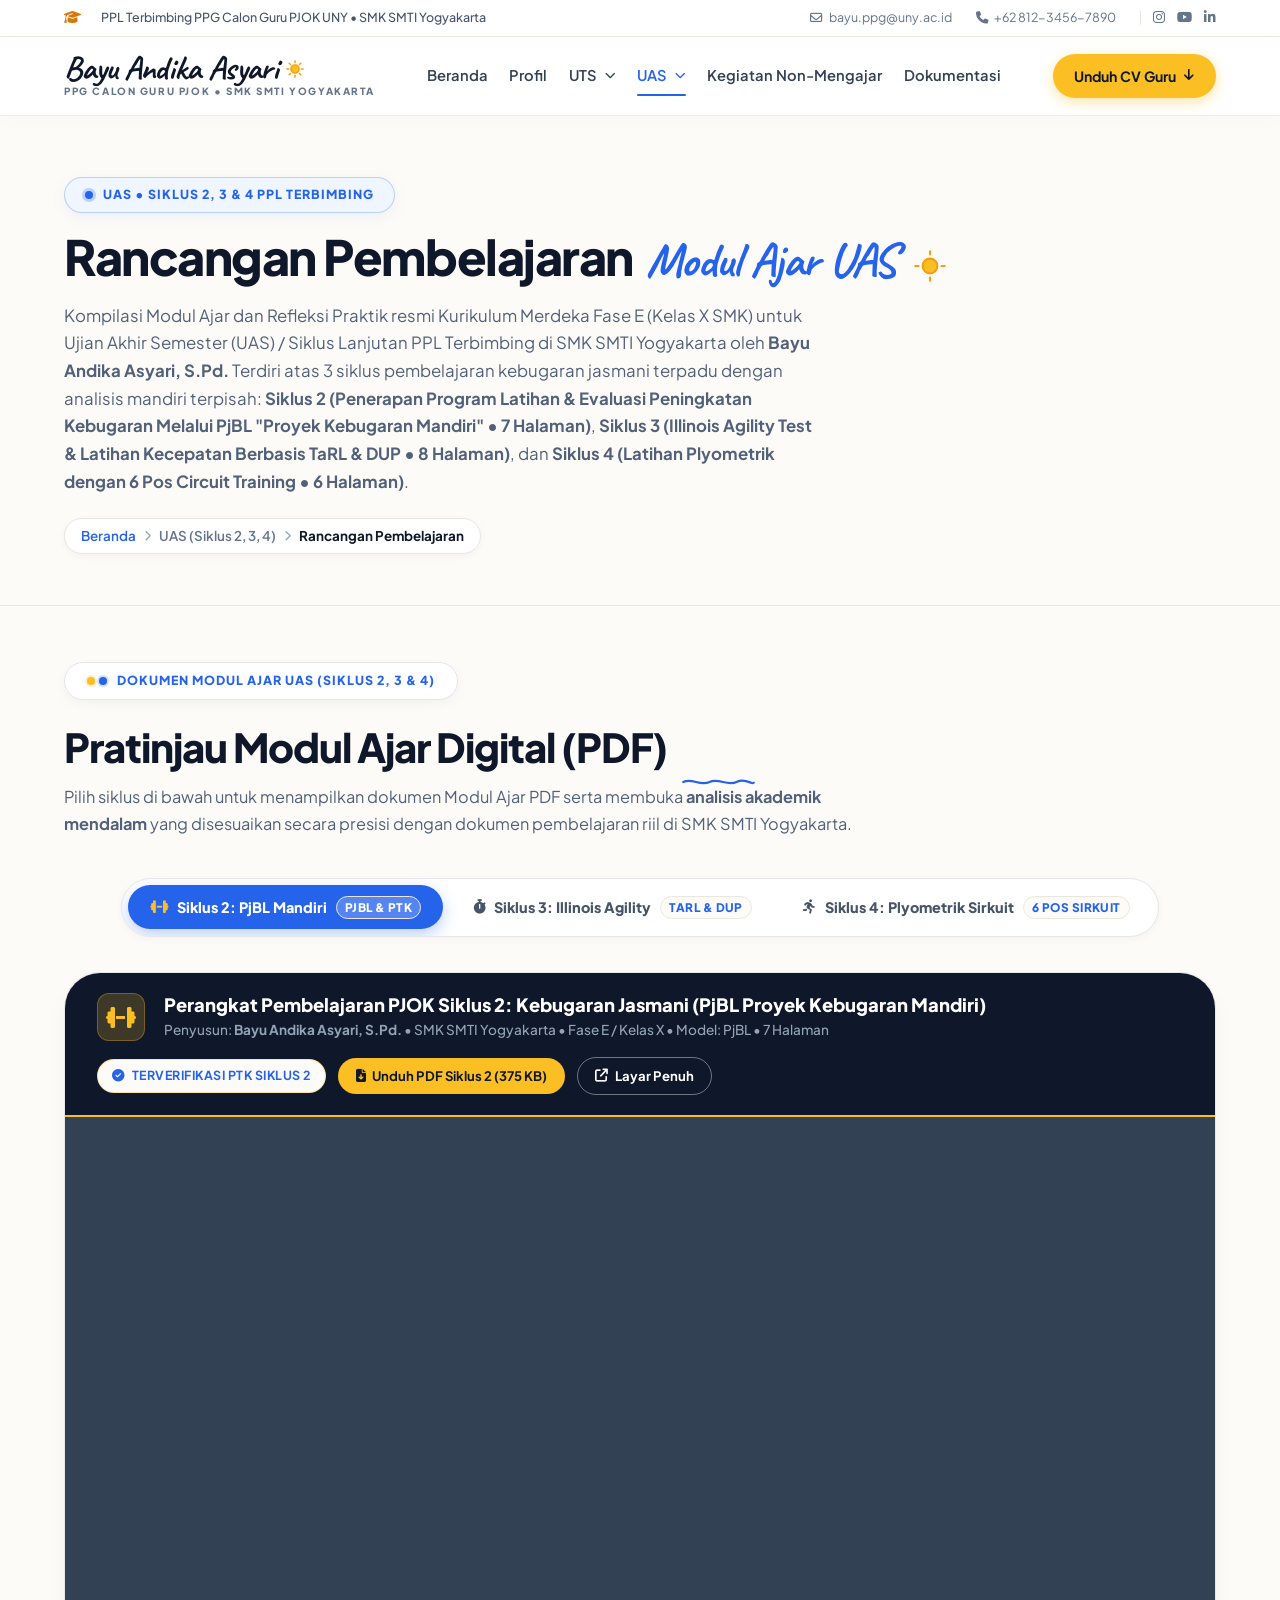
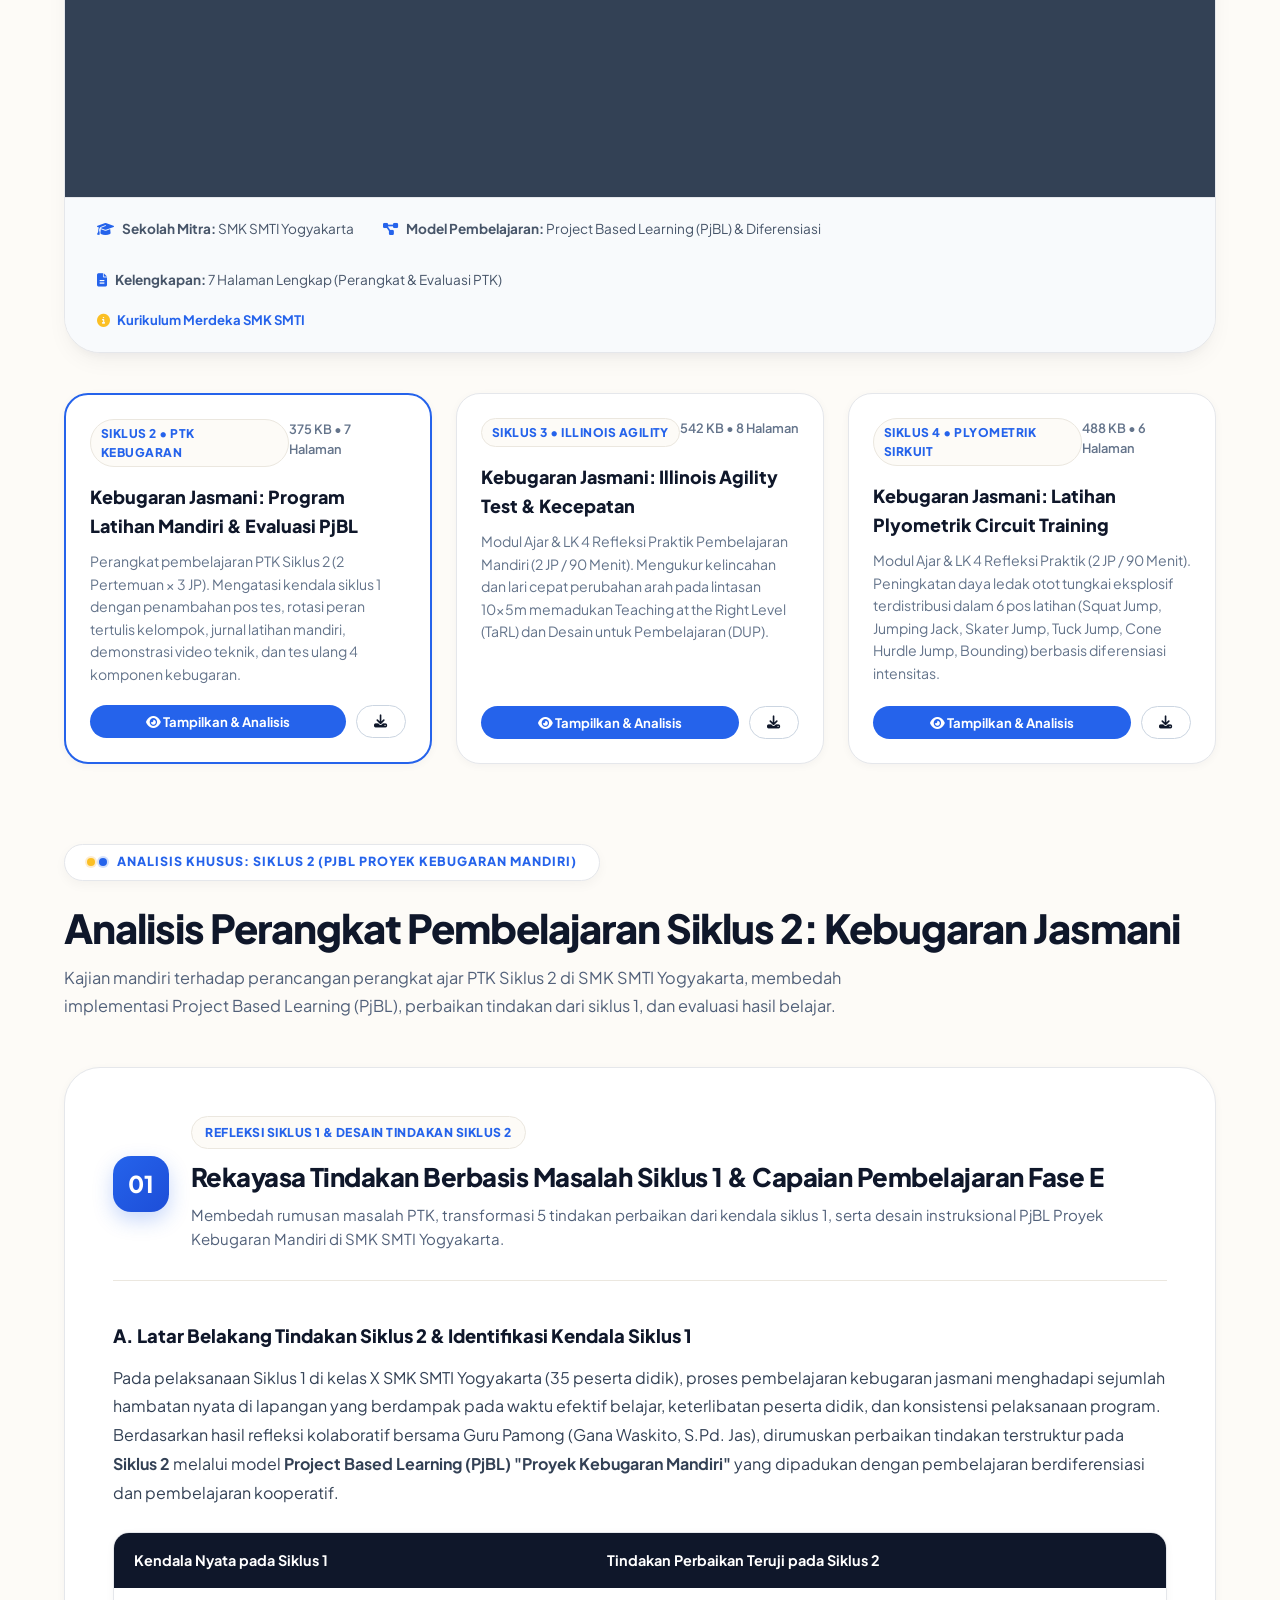
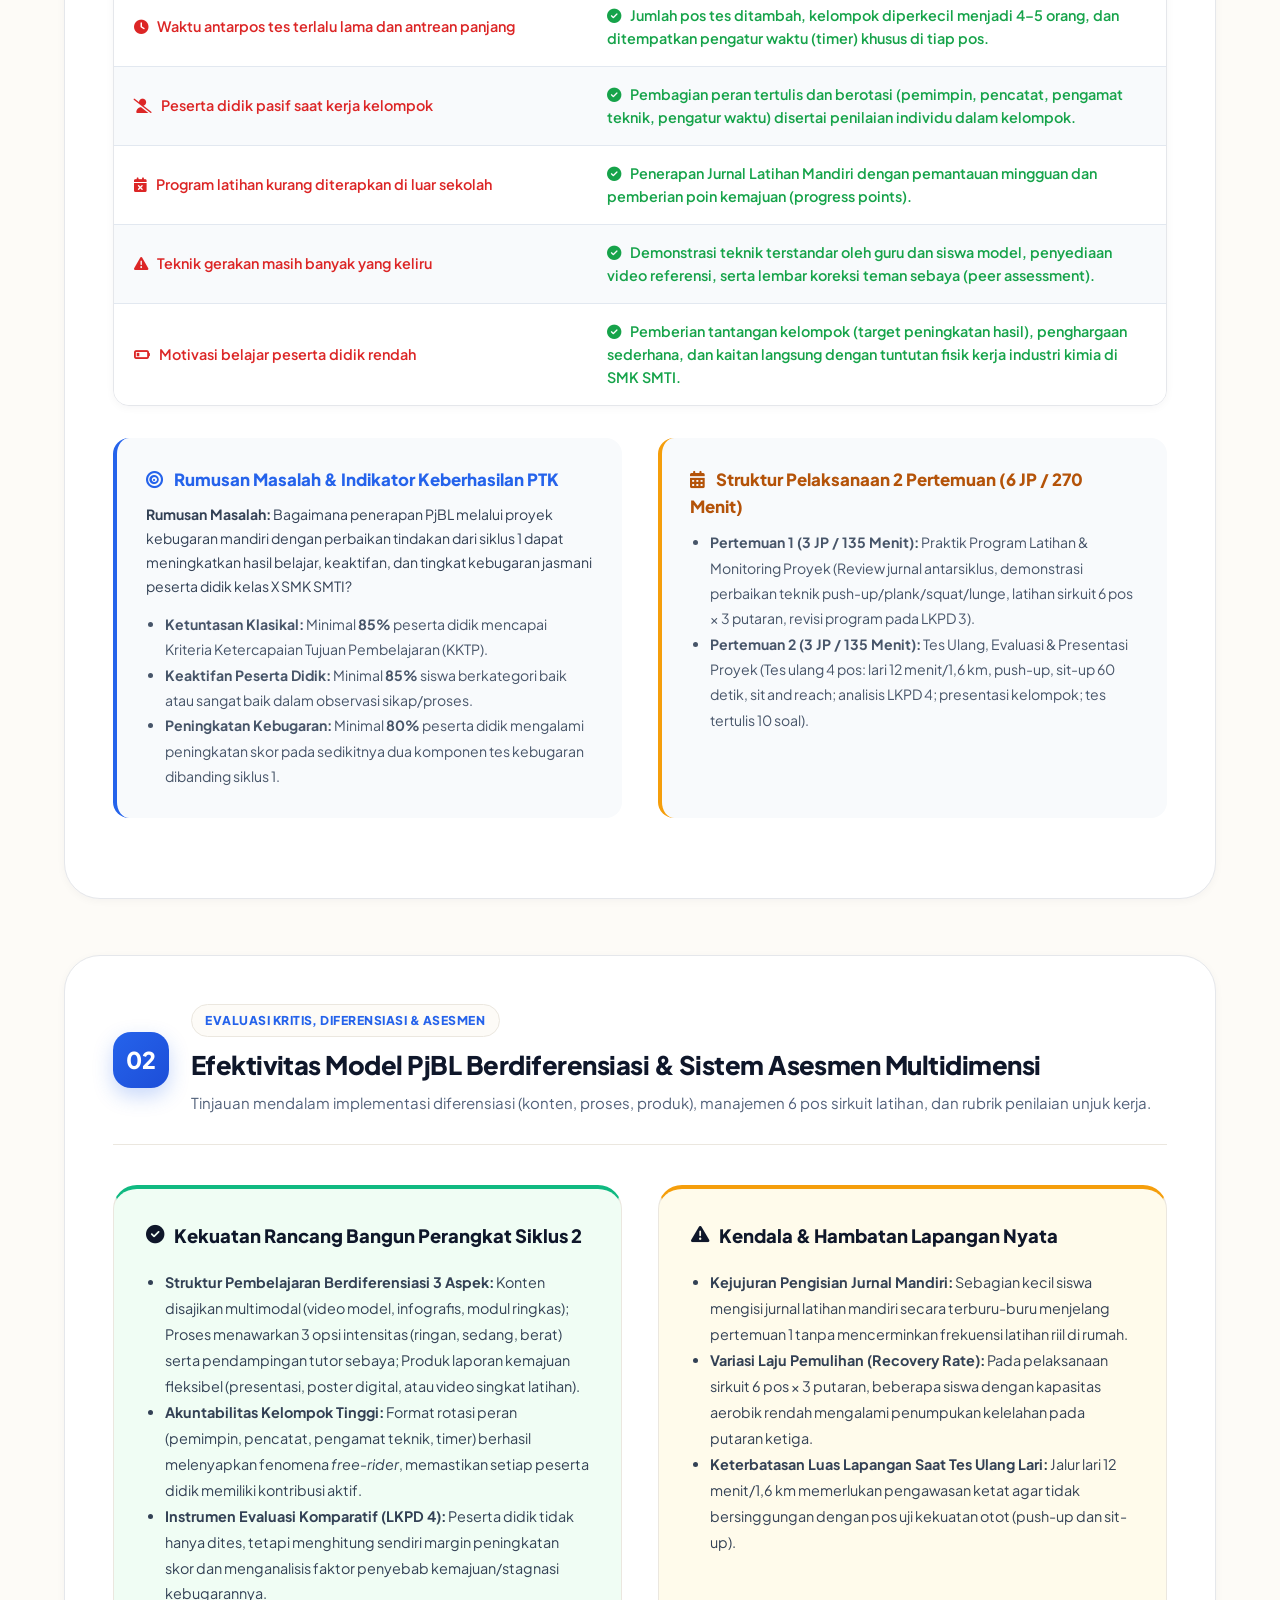
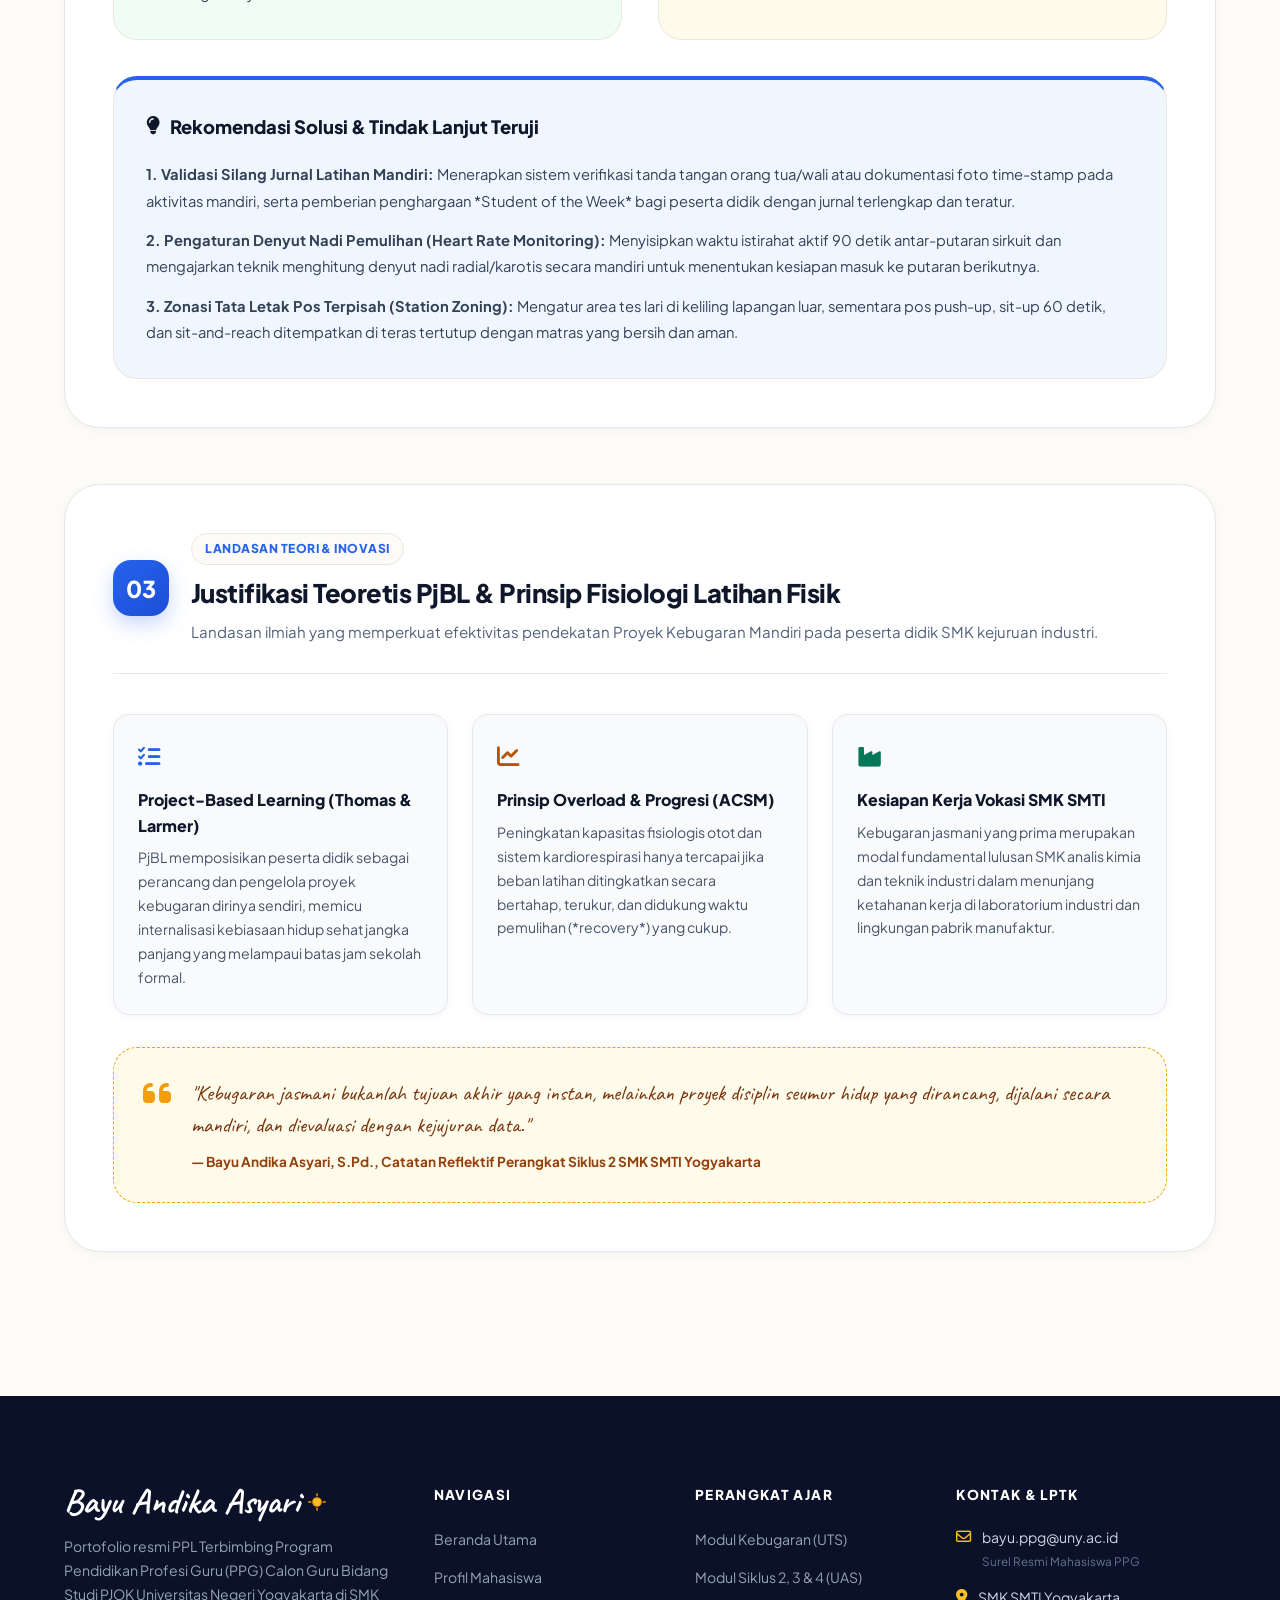
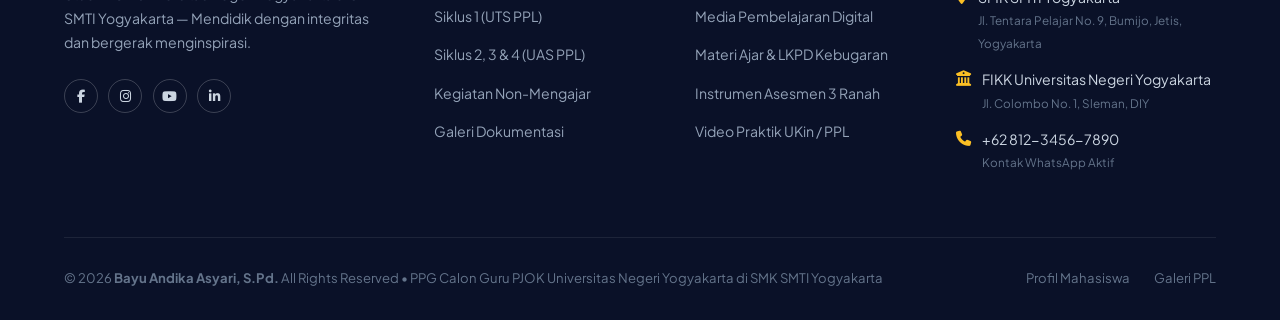
<file: UAS/rancangan.html>
<!doctype html>
<html lang="id">
  <head>
    <meta charset="UTF-8" />
    <meta name="viewport" content="width=device-width, initial-scale=1.0" />
    <title>UAS - Rancangan Pembelajaran PJOK (Siklus 2, 3 & 4) | Bayu Andika Asyari, S.Pd. - UNY</title>

    <link rel="icon" type="image/png" href="../logo.png" />
    <link rel="preconnect" href="https://fonts.googleapis.com" />
    <link rel="preconnect" href="https://fonts.gstatic.com" crossorigin />
    <link href="https://fonts.googleapis.com/css2?family=Caveat:wght@600;700&family=Plus+Jakarta+Sans:wght@300;400;500;600;700;800&display=swap" rel="stylesheet" />
    <link rel="stylesheet" href="https://cdnjs.cloudflare.com/ajax/libs/font-awesome/6.5.1/css/all.min.css" />
    <link rel="stylesheet" href="../css/studio-theme.css?v=2.1" />
  </head>
  <body>
    <!-- =================================================================
       1. TOPBAR (Studio Theme)
       ================================================================= -->
    <div class="topbar-studio">
      <div class="container topbar-studio-inner">
        <div class="topbar-left">
          <i class="fa-solid fa-graduation-cap lead-icon"></i>
          <span>PPL Terbimbing PPG Calon Guru PJOK UNY • SMK SMTI Yogyakarta</span>
        </div>

        <div class="topbar-right">
          <a href="mailto:bayu.ppg@uny.ac.id" class="topbar-contact-item">
            <i class="fa-regular fa-envelope"></i>
            <span>bayu.ppg@uny.ac.id</span>
          </a>
          <a href="tel:+6281234567890" class="topbar-contact-item">
            <i class="fa-solid fa-phone"></i>
            <span>+62 812-3456-7890</span>
          </a>

          <div class="topbar-socials">
            <a href="javascript:void(0)" onclick="showToast('Instagram Bayu Andika Asyari')" class="topbar-social-link" aria-label="Instagram"><i class="fa-brands fa-instagram"></i></a>
            <a href="javascript:void(0)" onclick="showToast('Kanal YouTube Pembelajaran PJOK')" class="topbar-social-link" aria-label="YouTube"><i class="fa-brands fa-youtube"></i></a>
            <a href="javascript:void(0)" onclick="showToast('LinkedIn Bayu Andika Asyari')" class="topbar-social-link" aria-label="LinkedIn"><i class="fa-brands fa-linkedin-in"></i></a>
          </div>
        </div>
      </div>
    </div>

    <!-- =================================================================
       2. MAIN NAVBAR (Clean Studio Header + Script Logo & Sun Doodle)
       ================================================================= -->
    <header class="navbar-studio">
      <div class="container navbar-studio-inner">
        <!-- Brand Logo: Handwritten "Bayu Andika Asyari" with radiant Sun Doodle -->
        <a href="../index.html" class="brand-studio">
          <div class="brand-studio-text">
            <span class="brand-studio-logo">
              Bayu Andika Asyari
              <!-- Sun Doodle SVG with Rays -->
              <svg class="sun-logo-doodle" viewBox="0 0 32 32" fill="none" xmlns="http://www.w3.org/2000/svg">
                <circle cx="16" cy="16" r="6" fill="#FBBF24" stroke="#F59E0B" stroke-width="2" />
                <line x1="16" y1="4" x2="16" y2="7" stroke="#F59E0B" stroke-width="2" stroke-linecap="round" />
                <line x1="16" y1="25" x2="16" y2="28" stroke="#F59E0B" stroke-width="2" stroke-linecap="round" />
                <line x1="4" y1="16" x2="7" y2="16" stroke="#F59E0B" stroke-width="2" stroke-linecap="round" />
                <line x1="25" y1="16" x2="28" y2="16" stroke="#F59E0B" stroke-width="2" stroke-linecap="round" />
                <line x1="7.5" y1="7.5" x2="9.6" y2="9.6" stroke="#F59E0B" stroke-width="2" stroke-linecap="round" />
                <line x1="22.4" y1="22.4" x2="24.5" y2="24.5" stroke="#F59E0B" stroke-width="2" stroke-linecap="round" />
                <line x1="7.5" y1="24.5" x2="9.6" y2="22.4" stroke="#F59E0B" stroke-width="2" stroke-linecap="round" />
                <line x1="22.4" y1="9.6" x2="24.5" y2="7.5" stroke="#F59E0B" stroke-width="2" stroke-linecap="round" />
              </svg>
            </span>
            <span class="brand-studio-sub">PPG CALON GURU PJOK • SMK SMTI Yogyakarta</span>
          </div>
        </a>

        <!-- Navigation Links: 6 Menu Items -->
        <nav>
          <ul class="nav-menu-studio">
            <!-- 1. Beranda -->
            <li><a href="../index.html" class="nav-link-studio">Beranda</a></li>

            <!-- 2. Profil -->
            <li><a href="../profil.html" class="nav-link-studio">Profil</a></li>

            <!-- 3. UTS Dropdown -->
            <li class="nav-studio-dropdown">
              <a href="../UTS/rancangan.html" class="nav-link-studio"> UTS <i class="fa-solid fa-chevron-down" style="font-size: 0.68rem; margin-left: 2px"></i> </a>
              <ul class="dropdown-studio-menu">
                <li>
                  <a href="../UTS/rancangan.html" class="dropdown-studio-item"> <i class="fa-solid fa-file-pen"></i> Rancangan Pembelajaran </a>
                </li>
                <li>
                  <a href="../UTS/media.html" class="dropdown-studio-item"> <i class="fa-solid fa-photo-film"></i> Media Pembelajaran </a>
                </li>
                <li>
                  <a href="../UTS/materi.html" class="dropdown-studio-item"> <i class="fa-solid fa-book-open-reader"></i> Materi Pembelajaran </a>
                </li>
                <li>
                  <a href="../UTS/instrumen.html" class="dropdown-studio-item"> <i class="fa-solid fa-clipboard-check"></i> Instrumen Pembelajaran </a>
                </li>
              </ul>
            </li>

            <!-- 4. UAS Dropdown -->
            <li class="nav-studio-dropdown">
              <a href="rancangan.html" class="nav-link-studio active"> UAS <i class="fa-solid fa-chevron-down" style="font-size: 0.68rem; margin-left: 2px"></i> </a>
              <ul class="dropdown-studio-menu">
                <li>
                  <a href="rancangan.html" class="dropdown-studio-item active"> <i class="fa-solid fa-file-circle-check"></i> Rancangan Pembelajaran </a>
                </li>
                <li>
                  <a href="media.html" class="dropdown-studio-item"> <i class="fa-solid fa-laptop-code"></i> Media Pembelajaran </a>
                </li>
                <li>
                  <a href="materi.html" class="dropdown-studio-item"> <i class="fa-solid fa-book-bookmark"></i> Materi Pembelajaran </a>
                </li>
                <li>
                  <a href="instrumen.html" class="dropdown-studio-item"> <i class="fa-solid fa-list-check"></i> Instrumen Pembelajaran </a>
                </li>
              </ul>
            </li>

            <!-- 5. Kegiatan Non-Mengajar -->
            <li><a href="../non-mengajar.html" class="nav-link-studio">Kegiatan Non-Mengajar</a></li>

            <!-- 6. Dokumentasi -->
            <li><a href="../dokumentasi.html" class="nav-link-studio">Dokumentasi</a></li>
          </ul>
        </nav>

        <!-- Right Action CTA -->
        <div style="display: flex; align-items: center; gap: 0.75rem">
          <a href="../profil.html#cv" class="btn-nav-connect" onclick="showToast('Unduh CV Guru Digital...')">
            <span>Unduh CV Guru</span>
            <i class="fa-solid fa-arrow-down"></i>
          </a>
          <button class="mobile-studio-toggle" aria-label="Buka Menu Navigasi">
            <i class="fa-solid fa-bars"></i>
          </button>
        </div>
      </div>
    </header>

    <!-- =================================================================
       3. SUBPAGE HERO HEADER (Studio Theme)
       ================================================================= -->
    <section class="subpage-studio-hero">
      <div class="container">
        <div class="hero-studio-badge" style="margin-bottom: 1rem">
          <span class="badge-dot"></span>
          <span>UAS &bull; SIKLUS 2, 3 &amp; 4 PPL TERBIMBING</span>
        </div>

        <h1 class="subpage-hero-title">
          Rancangan Pembelajaran
          <span class="script-highlight" style="font-family: var(--font-script); color: var(--color-primary-blue); font-weight: 700; margin-left: 6px">
            Modul Ajar UAS
            <svg class="sun-doodle-hero" viewBox="0 0 44 44" fill="none" xmlns="http://www.w3.org/2000/svg" style="width: 36px; height: 36px; vertical-align: middle; margin-left: 6px">
              <circle cx="22" cy="22" r="9" fill="#FBBF24" stroke="#F59E0B" stroke-width="2.5" />
              <line x1="22" y1="4" x2="22" y2="8" stroke="#F59E0B" stroke-width="2.5" stroke-linecap="round" />
              <line x1="22" y1="36" x2="22" y2="40" stroke="#F59E0B" stroke-width="2.5" stroke-linecap="round" />
              <line x1="4" y1="22" x2="8" y2="22" stroke="#F59E0B" stroke-width="2.5" stroke-linecap="round" />
              <line x1="36" y1="22" x2="40" y2="22" stroke="#F59E0B" stroke-width="2.5" stroke-linecap="round" />
            </svg>
          </span>
        </h1>

        <p class="subpage-hero-desc">
          Kompilasi Modul Ajar dan Refleksi Praktik resmi Kurikulum Merdeka Fase E (Kelas X SMK) untuk Ujian Akhir Semester (UAS) / Siklus Lanjutan PPL Terbimbing di SMK SMTI Yogyakarta oleh <strong>Bayu Andika Asyari, S.Pd.</strong> Terdiri atas 3 siklus pembelajaran kebugaran jasmani terpadu dengan analisis mandiri terpisah: <strong>Siklus 2 (Penerapan Program Latihan &amp; Evaluasi Peningkatan Kebugaran Melalui PjBL "Proyek Kebugaran Mandiri" &bull; 7 Halaman)</strong>, <strong>Siklus 3 (Illinois Agility Test &amp; Latihan Kecepatan Berbasis TaRL &amp; DUP &bull; 8 Halaman)</strong>, dan <strong>Siklus 4 (Latihan Plyometrik dengan 6 Pos Circuit Training &bull; 6 Halaman)</strong>.
        </p>

        <div class="studio-breadcrumb">
          <a href="../index.html">Beranda</a>
          <i class="fa-solid fa-chevron-right"></i>
          <span>UAS (Siklus 2, 3, 4)</span>
          <i class="fa-solid fa-chevron-right"></i>
          <span style="color: var(--color-midnight); font-weight: 700">Rancangan Pembelajaran</span>
        </div>
      </div>
    </section>

    <!-- =================================================================
       4. MAIN CONTENT
       ================================================================= -->
    <main class="studio-content-page" style="padding-top: 3.5rem; padding-bottom: 5.5rem">
      <div class="container">
        <!-- =============================================================
           A. DOKUMEN UTAMA UAS & CYCLE SWITCHER TABS
           ============================================================= -->
        <section style="margin-bottom: 5rem">
          <div class="section-agency-head" style="margin-bottom: 2.5rem">
            <div class="badge-pill-group">
              <span class="twin-dot-icon"> <span></span><span></span> </span>
              <span>DOKUMEN MODUL AJAR UAS (SIKLUS 2, 3 &amp; 4)</span>
            </div>
            <h2 class="section-agency-title">
              Pratinjau Modul Ajar Digital (PDF)
              <span class="wavy-squiggle-wrap" style="display: inline-block; vertical-align: middle; margin-left: 8px">
                <svg class="wavy-squiggle-svg" viewBox="0 0 100 16" fill="none" xmlns="http://www.w3.org/2000/svg" style="width: 75px; height: 12px">
                  <path d="M3 8C15 2 25 14 38 8C50 2 62 14 74 8C86 2 95 12 97 9" stroke="#2563EB" stroke-width="3" stroke-linecap="round" />
                </svg>
              </span>
            </h2>
            <p class="section-agency-subtitle">
              Pilih siklus di bawah untuk menampilkan dokumen Modul Ajar PDF serta membuka <strong>analisis akademik mendalam</strong> yang disesuaikan secara presisi dengan dokumen pembelajaran riil di SMK SMTI Yogyakarta.
            </p>
          </div>

          <!-- Cycle Switcher Tab Navigation -->
          <div class="cycle-switcher-wrapper">
            <div class="cycle-tabs">
              <button id="tab-btn-2" class="cycle-tab-btn active" onclick="switchUASModul(2)">
                <i class="fa-solid fa-dumbbell"></i>
                <span>Siklus 2: PjBL Mandiri</span>
                <span class="tag-pill" style="background: rgba(37, 99, 235, 0.15); color: #2563eb; font-size: 0.74rem; padding: 3px 8px; border-radius: 999px">PjBL &amp; PTK</span>
              </button>

              <button id="tab-btn-3" class="cycle-tab-btn" onclick="switchUASModul(3)">
                <i class="fa-solid fa-stopwatch"></i>
                <span>Siklus 3: Illinois Agility</span>
                <span class="tag-pill" style="background: rgba(245, 158, 11, 0.15); color: #b45309; font-size: 0.74rem; padding: 3px 8px; border-radius: 999px">TaRL &amp; DUP</span>
              </button>

              <button id="tab-btn-4" class="cycle-tab-btn" onclick="switchUASModul(4)">
                <i class="fa-solid fa-person-running"></i>
                <span>Siklus 4: Plyometrik Sirkuit</span>
                <span class="tag-pill" style="background: rgba(16, 185, 129, 0.15); color: #047857; font-size: 0.74rem; padding: 3px 8px; border-radius: 999px">6 Pos Sirkuit</span>
              </button>
            </div>
          </div>

          <!-- PDF Viewer Container Card -->
          <div class="pdf-viewer-card" style="background: #ffffff; border-radius: var(--radius-xl); border: 1.5px solid var(--color-border-card); overflow: hidden; box-shadow: var(--shadow-md); margin-bottom: 2.5rem">
            <!-- Toolbar -->
            <div class="pdf-viewer-toolbar" style="background: #0f172a; color: #ffffff; padding: 1.25rem 2rem; display: flex; align-items: center; justify-content: space-between; flex-wrap: wrap; gap: 1rem">
              <div class="pdf-toolbar-info" style="display: flex; align-items: center; gap: 1.2rem">
                <div class="pdf-toolbar-icon" style="background: rgba(251, 191, 36, 0.2); width: 48px; height: 48px; border-radius: 12px; display: flex; align-items: center; justify-content: center; font-size: 1.5rem; color: #fbbf24">
                  <i id="uas-toolbar-icon-symbol" class="fa-solid fa-dumbbell"></i>
                </div>
                <div>
                  <div id="uas-pdf-title" class="pdf-toolbar-title" style="font-size: 1.15rem; font-weight: 800; color: #ffffff; margin-bottom: 0.2rem">Perangkat Pembelajaran PJOK Siklus 2: Kebugaran Jasmani (PjBL Proyek Kebugaran Mandiri)</div>
                  <div id="uas-pdf-sub" class="pdf-toolbar-sub" style="font-size: 0.85rem; color: #94a3b8">
                    Penyusun: <strong>Bayu Andika Asyari, S.Pd.</strong> &bull; SMK SMTI Yogyakarta &bull; Fase E / Kelas X &bull; Model: PjBL &bull; 7 Halaman
                  </div>
                </div>
              </div>

              <div class="pdf-toolbar-actions" style="display: flex; align-items: center; gap: 0.75rem; flex-wrap: wrap">
                <span id="uas-meta-badge" class="tag-pill" style="background: rgba(251, 191, 36, 0.2); color: #fbbf24; font-weight: 700; border: 1px solid rgba(251, 191, 36, 0.4); padding: 6px 14px; font-size: 0.78rem">
                  <i class="fa-solid fa-circle-check" style="margin-right: 5px"></i> Terverifikasi PTK Siklus 2
                </span>
                <a
                  id="uas-download-btn"
                  href="../Dokumen/Modul Siklus 2.pdf"
                  download="Perangkat_Pembelajaran_PJOK_Siklus2_BayuAndikaAsyari.pdf"
                  class="btn btn-sun btn-sm"
                  style="background: #fbbf24; color: #0f172a; font-weight: 700; padding: 0.6rem 1.2rem; border-radius: 999px; text-decoration: none; display: inline-flex; align-items: center; gap: 0.4rem"
                >
                  <i class="fa-solid fa-file-arrow-down"></i> <span id="uas-download-text">Unduh PDF Siklus 2 (375 KB)</span>
                </a>
                <a
                  id="uas-fullscreen-btn"
                  href="../Dokumen/Modul Siklus 2.pdf"
                  target="_blank"
                  rel="noopener noreferrer"
                  class="btn btn-outline-light btn-sm"
                  style="border: 1px solid rgba(255, 255, 255, 0.4); color: #ffffff; padding: 0.6rem 1.2rem; border-radius: 999px; text-decoration: none; display: inline-flex; align-items: center; gap: 0.4rem"
                >
                  <i class="fa-solid fa-arrow-up-right-from-square"></i> Layar Penuh
                </a>
              </div>
            </div>

            <!-- Embedded Frame -->
            <div class="pdf-frame-wrapper" style="width: 100%; height: 680px; background: #334155">
              <iframe id="uas-pdf-frame" src="../Dokumen/Modul Siklus 2.pdf#toolbar=1&navpanes=0&scrollbar=1" title="Modul Ajar UAS Bayu Andika Asyari" style="width: 100%; height: 100%; border: none" loading="lazy">
                <p style="padding: 2rem; color: #ffffff; text-align: center">
                  Peramban Anda tidak mendukung tampilan PDF langsung. Silakan
                  <a id="uas-fallback-link" href="../Dokumen/Modul Siklus 2.pdf" target="_blank" style="color: #fbbf24; font-weight: bold; text-decoration: underline"> Klik di sini untuk mengunduh atau membuka Modul Ajar (.PDF) </a>.
                </p>
              </iframe>
            </div>

            <!-- Footer Metadata Bar -->
            <div style="background: #f8fafc; padding: 1.25rem 2rem; border-top: 1px solid var(--color-border-card); display: flex; align-items: center; justify-content: space-between; flex-wrap: wrap; gap: 1rem">
              <div style="display: flex; align-items: center; gap: 1.8rem; flex-wrap: wrap">
                <div style="font-size: 0.85rem; color: #475569">
                  <i class="fa-solid fa-graduation-cap" style="color: var(--color-primary-blue); margin-right: 6px"></i>
                  <strong>Sekolah Mitra:</strong> SMK SMTI Yogyakarta
                </div>
                <div style="font-size: 0.85rem; color: #475569">
                  <i class="fa-solid fa-diagram-project" style="color: var(--color-primary-blue); margin-right: 6px"></i>
                  <strong>Model Pembelajaran:</strong> <span id="uas-meta-method">Project Based Learning (PjBL) &amp; Diferensiasi</span>
                </div>
                <div style="font-size: 0.85rem; color: #475569">
                  <i class="fa-solid fa-file-lines" style="color: var(--color-primary-blue); margin-right: 6px"></i>
                  <strong>Kelengkapan:</strong> <span id="uas-meta-pages">7 Halaman Lengkap (Perangkat &amp; Evaluasi PTK)</span>
                </div>
              </div>
              <div>
                <a href="javascript:void(0)" onclick="showToast('Dokumen Resmi Kurikulum Merdeka Fase E')" style="font-size: 0.82rem; color: var(--color-primary-blue); font-weight: 700; text-decoration: none">
                  <i class="fa-solid fa-circle-info" style="color: #fbbf24; margin-right: 5px"></i> Kurikulum Merdeka SMK SMTI
                </a>
              </div>
            </div>
          </div>

          <!-- Mini Quick Switcher / Summary Cards -->
          <div style="display: grid; grid-template-columns: repeat(auto-fit, minmax(320px, 1fr)); gap: 1.5rem; margin-top: 2rem">
            <!-- Card Siklus 2 -->
            <div
              id="summary-card-2"
              class="uas-summary-card"
              style="
                background: #ffffff;
                border: 2px solid var(--color-primary-blue);
                border-radius: var(--radius-lg);
                padding: 1.5rem;
                box-shadow: var(--shadow-sm);
                display: flex;
                flex-direction: column;
                transition: var(--transition-fast);
              "
            >
              <div style="display: flex; justify-content: space-between; align-items: flex-start; margin-bottom: 1rem">
                <span class="tag-pill" style="background: rgba(37, 99, 235, 0.1); color: var(--color-primary-blue); font-weight: 800; font-size: 0.75rem; padding: 4px 10px; border-radius: 999px"> SIKLUS 2 &bull; PTK KEBUGARAN </span>
                <span style="font-size: 0.8rem; color: #64748b; font-weight: 600">375 KB &bull; 7 Halaman</span>
              </div>
              <h4 style="font-size: 1.12rem; font-weight: 800; color: #0f172a; margin-bottom: 0.6rem">Kebugaran Jasmani: Program Latihan Mandiri &amp; Evaluasi PjBL</h4>
              <p style="font-size: 0.88rem; color: #64748b; line-height: 1.6; margin-bottom: 1.25rem; flex: 1">
                Perangkat pembelajaran PTK Siklus 2 (2 Pertemuan &times; 3 JP). Mengatasi kendala siklus 1 dengan penambahan pos tes, rotasi peran tertulis kelompok, jurnal latihan mandiri, demonstrasi video teknik, dan tes ulang 4 komponen kebugaran.
              </p>
              <div style="display: flex; gap: 0.6rem">
                <button
                  class="btn btn-primary-blue btn-sm"
                  style="flex: 1; background: var(--color-primary-blue); color: #fff; border: none; padding: 0.55rem 1rem; border-radius: 999px; font-weight: 700; cursor: pointer"
                  onclick="switchUASModul(2)"
                >
                  <i class="fa-solid fa-eye"></i> Tampilkan &amp; Analisis
                </button>
                <a
                  href="../Dokumen/Modul Siklus 2.pdf"
                  download="Perangkat_Pembelajaran_PJOK_Siklus2_BayuAndikaAsyari.pdf"
                  class="btn btn-outline-dark btn-sm"
                  style="border: 1px solid #cbd5e1; color: #334155; padding: 0.55rem 0.9rem; border-radius: 999px; text-decoration: none"
                  aria-label="Unduh Modul Siklus 2"
                >
                  <i class="fa-solid fa-download"></i>
                </a>
              </div>
            </div>

            <!-- Card Siklus 3 -->
            <div
              id="summary-card-3"
              class="uas-summary-card"
              style="background: #ffffff; border: 1px solid var(--color-border-card); border-radius: var(--radius-lg); padding: 1.5rem; box-shadow: var(--shadow-sm); display: flex; flex-direction: column; transition: var(--transition-fast)"
            >
              <div style="display: flex; justify-content: space-between; align-items: flex-start; margin-bottom: 1rem">
                <span class="tag-pill" style="background: rgba(245, 158, 11, 0.12); color: #b45309; font-weight: 800; font-size: 0.75rem; padding: 4px 10px; border-radius: 999px"> SIKLUS 3 &bull; ILLINOIS AGILITY </span>
                <span style="font-size: 0.8rem; color: #64748b; font-weight: 600">542 KB &bull; 8 Halaman</span>
              </div>
              <h4 style="font-size: 1.12rem; font-weight: 800; color: #0f172a; margin-bottom: 0.6rem">Kebugaran Jasmani: Illinois Agility Test &amp; Kecepatan</h4>
              <p style="font-size: 0.88rem; color: #64748b; line-height: 1.6; margin-bottom: 1.25rem; flex: 1">
                Modul Ajar &amp; LK 4 Refleksi Praktik Pembelajaran Mandiri (2 JP / 90 Menit). Mengukur kelincahan dan lari cepat perubahan arah pada lintasan 10&times;5m memadukan Teaching at the Right Level (TaRL) dan Desain untuk Pembelajaran (DUP).
              </p>
              <div style="display: flex; gap: 0.6rem">
                <button
                  class="btn btn-primary-blue btn-sm"
                  style="flex: 1; background: var(--color-primary-blue); color: #fff; border: none; padding: 0.55rem 1rem; border-radius: 999px; font-weight: 700; cursor: pointer"
                  onclick="switchUASModul(3)"
                >
                  <i class="fa-solid fa-eye"></i> Tampilkan &amp; Analisis
                </button>
                <a
                  href="../Dokumen/Modul Siklus 3.pdf"
                  download="Modul_Ajar_PJOK_Siklus3_IllinoisAgility_BayuAndikaAsyari.pdf"
                  class="btn btn-outline-dark btn-sm"
                  style="border: 1px solid #cbd5e1; color: #334155; padding: 0.55rem 0.9rem; border-radius: 999px; text-decoration: none"
                  aria-label="Unduh Modul Siklus 3"
                >
                  <i class="fa-solid fa-download"></i>
                </a>
              </div>
            </div>

            <!-- Card Siklus 4 -->
            <div
              id="summary-card-4"
              class="uas-summary-card"
              style="background: #ffffff; border: 1px solid var(--color-border-card); border-radius: var(--radius-lg); padding: 1.5rem; box-shadow: var(--shadow-sm); display: flex; flex-direction: column; transition: var(--transition-fast)"
            >
              <div style="display: flex; justify-content: space-between; align-items: flex-start; margin-bottom: 1rem">
                <span class="tag-pill" style="background: rgba(16, 185, 129, 0.12); color: #047857; font-weight: 800; font-size: 0.75rem; padding: 4px 10px; border-radius: 999px"> SIKLUS 4 &bull; PLYOMETRIK SIRKUIT </span>
                <span style="font-size: 0.8rem; color: #64748b; font-weight: 600">488 KB &bull; 6 Halaman</span>
              </div>
              <h4 style="font-size: 1.12rem; font-weight: 800; color: #0f172a; margin-bottom: 0.6rem">Kebugaran Jasmani: Latihan Plyometrik Circuit Training</h4>
              <p style="font-size: 0.88rem; color: #64748b; line-height: 1.6; margin-bottom: 1.25rem; flex: 1">
                Modul Ajar &amp; LK 4 Refleksi Praktik (2 JP / 90 Menit). Peningkatan daya ledak otot tungkai eksplosif terdistribusi dalam 6 pos latihan (Squat Jump, Jumping Jack, Skater Jump, Tuck Jump, Cone Hurdle Jump, Bounding) berbasis diferensiasi intensitas.
              </p>
              <div style="display: flex; gap: 0.6rem">
                <button
                  class="btn btn-primary-blue btn-sm"
                  style="flex: 1; background: var(--color-primary-blue); color: #fff; border: none; padding: 0.55rem 1rem; border-radius: 999px; font-weight: 700; cursor: pointer"
                  onclick="switchUASModul(4)"
                >
                  <i class="fa-solid fa-eye"></i> Tampilkan &amp; Analisis
                </button>
                <a
                  href="../Dokumen/Modul Siklus 4.pdf"
                  download="Modul_Ajar_PJOK_Siklus4_Plyometrik_BayuAndikaAsyari.pdf"
                  class="btn btn-outline-dark btn-sm"
                  style="border: 1px solid #cbd5e1; color: #334155; padding: 0.55rem 0.9rem; border-radius: 999px; text-decoration: none"
                  aria-label="Unduh Modul Siklus 4"
                >
                  <i class="fa-solid fa-download"></i>
                </a>
              </div>
            </div>
          </div>
        </section>

        <!-- =============================================================
           B. SEPARATE INDIVIDUAL ANALYSES (1 SIKLUS = 1 ANALISIS TERPISAH)
           ============================================================= -->
        <section id="analysis-section-anchor">
          <!-- Header Penanda Analisis -->
          <div class="section-agency-head" style="margin-bottom: 3rem">
            <div class="badge-pill-group">
              <span class="twin-dot-icon"> <span></span><span></span> </span>
              <span id="analysis-cycle-badge">ANALISIS KHUSUS: SIKLUS 2 (PjBL PROYEK KEBUGARAN MANDIRI)</span>
            </div>
            <h2 id="analysis-cycle-main-title" class="section-agency-title">Analisis Perangkat Pembelajaran Siklus 2: Kebugaran Jasmani</h2>
            <p id="analysis-cycle-subtitle" class="section-agency-subtitle">
              Kajian mandiri terhadap perancangan perangkat ajar PTK Siklus 2 di SMK SMTI Yogyakarta, membedah implementasi Project Based Learning (PjBL), perbaikan tindakan dari siklus 1, dan evaluasi hasil belajar.
            </p>
          </div>

          <!-- =========================================================
             WADAH ANALISIS SIKLUS 2 (PjBL PROYEK KEBUGARAN MANDIRI)
             ========================================================= -->
          <div id="analysis-siklus-2" class="uas-analysis-container" style="display: block">
            <!-- 1. KONTEKS & TUJUAN -->
            <article class="analysis-module-card">
              <div class="analysis-module-header">
                <div class="analysis-module-num">01</div>
                <div>
                  <span class="tag-pill" style="margin-bottom: 0.5rem; display: inline-block; background: rgba(37, 99, 235, 0.1); color: var(--color-primary-blue); font-weight: 800"> REFLEKSI SIKLUS 1 &amp; DESAIN TINDAKAN SIKLUS 2 </span>
                  <h3 class="analysis-module-title">Rekayasa Tindakan Berbasis Masalah Siklus 1 &amp; Capaian Pembelajaran Fase E</h3>
                  <p class="analysis-module-desc">Membedah rumusan masalah PTK, transformasi 5 tindakan perbaikan dari kendala siklus 1, serta desain instruksional PjBL Proyek Kebugaran Mandiri di SMK SMTI Yogyakarta.</p>
                </div>
              </div>

              <div class="analysis-content-body">
                <h4 style="font-size: 1.15rem; font-weight: 800; color: #0f172a; margin-bottom: 0.8rem">A. Latar Belakang Tindakan Siklus 2 &amp; Identifikasi Kendala Siklus 1</h4>
                <p style="line-height: 1.8; color: #334155; margin-bottom: 1.5rem">
                  Pada pelaksanaan Siklus 1 di kelas X SMK SMTI Yogyakarta (35 peserta didik), proses pembelajaran kebugaran jasmani menghadapi sejumlah hambatan nyata di lapangan yang berdampak pada waktu efektif belajar, keterlibatan peserta didik, dan konsistensi pelaksanaan program. Berdasarkan hasil refleksi kolaboratif bersama Guru Pamong (Gana Waskito, S.Pd. Jas), dirumuskan perbaikan tindakan terstruktur pada <strong>Siklus 2</strong> melalui model <strong>Project Based Learning (PjBL) "Proyek Kebugaran Mandiri"</strong> yang dipadukan dengan pembelajaran berdiferensiasi dan pembelajaran kooperatif.
                </p>

                <!-- Tabel Perbandingan Kendala Siklus 1 & Solusi Siklus 2 -->
                <div style="overflow-x: auto; margin-bottom: 2rem; background: #ffffff; border: 1.5px solid var(--color-border-card); border-radius: var(--radius-md); box-shadow: var(--shadow-sm)">
                  <table style="width: 100%; border-collapse: collapse; font-size: 0.9rem; text-align: left">
                    <thead>
                      <tr style="background: #0f172a; color: #ffffff">
                        <th style="padding: 1rem 1.25rem; font-weight: 700; width: 45%">Kendala Nyata pada Siklus 1</th>
                        <th style="padding: 1rem 1.25rem; font-weight: 700; width: 55%">Tindakan Perbaikan Teruji pada Siklus 2</th>
                      </tr>
                    </thead>
                    <tbody>
                      <tr style="border-bottom: 1px solid #e2e8f0; background: #fff">
                        <td style="padding: 1rem 1.25rem; color: #dc2626; font-weight: 600"><i class="fa-solid fa-clock" style="margin-right: 6px"></i> Waktu antarpos tes terlalu lama dan antrean panjang</td>
                        <td style="padding: 1rem 1.25rem; color: #16a34a; font-weight: 600"><i class="fa-solid fa-circle-check" style="margin-right: 6px"></i> Jumlah pos tes ditambah, kelompok diperkecil menjadi 4–5 orang, dan ditempatkan pengatur waktu (timer) khusus di tiap pos.</td>
                      </tr>
                      <tr style="border-bottom: 1px solid #e2e8f0; background: #f8fafc">
                        <td style="padding: 1rem 1.25rem; color: #dc2626; font-weight: 600"><i class="fa-solid fa-user-slash" style="margin-right: 6px"></i> Peserta didik pasif saat kerja kelompok</td>
                        <td style="padding: 1rem 1.25rem; color: #16a34a; font-weight: 600"><i class="fa-solid fa-circle-check" style="margin-right: 6px"></i> Pembagian peran tertulis dan berotasi (pemimpin, pencatat, pengamat teknik, pengatur waktu) disertai penilaian individu dalam kelompok.</td>
                      </tr>
                      <tr style="border-bottom: 1px solid #e2e8f0; background: #fff">
                        <td style="padding: 1rem 1.25rem; color: #dc2626; font-weight: 600"><i class="fa-solid fa-calendar-xmark" style="margin-right: 6px"></i> Program latihan kurang diterapkan di luar sekolah</td>
                        <td style="padding: 1rem 1.25rem; color: #16a34a; font-weight: 600"><i class="fa-solid fa-circle-check" style="margin-right: 6px"></i> Penerapan Jurnal Latihan Mandiri dengan pemantauan mingguan dan pemberian poin kemajuan (progress points).</td>
                      </tr>
                      <tr style="border-bottom: 1px solid #e2e8f0; background: #f8fafc">
                        <td style="padding: 1rem 1.25rem; color: #dc2626; font-weight: 600"><i class="fa-solid fa-triangle-exclamation" style="margin-right: 6px"></i> Teknik gerakan masih banyak yang keliru</td>
                        <td style="padding: 1rem 1.25rem; color: #16a34a; font-weight: 600"><i class="fa-solid fa-circle-check" style="margin-right: 6px"></i> Demonstrasi teknik terstandar oleh guru dan siswa model, penyediaan video referensi, serta lembar koreksi teman sebaya (peer assessment).</td>
                      </tr>
                      <tr style="background: #fff">
                        <td style="padding: 1rem 1.25rem; color: #dc2626; font-weight: 600"><i class="fa-solid fa-battery-quarter" style="margin-right: 6px"></i> Motivasi belajar peserta didik rendah</td>
                        <td style="padding: 1rem 1.25rem; color: #16a34a; font-weight: 600"><i class="fa-solid fa-circle-check" style="margin-right: 6px"></i> Pemberian tantangan kelompok (target peningkatan hasil), penghargaan sederhana, dan kaitan langsung dengan tuntutan fisik kerja industri kimia di SMK SMTI.</td>
                      </tr>
                    </tbody>
                  </table>
                </div>

                <!-- Grid Konteks Siklus 2 -->
                <div class="analysis-grid-2col" style="margin-bottom: 2rem">
                  <div style="background: #f8fafc; padding: 1.8rem; border-radius: var(--radius-md); border-left: 4px solid var(--color-primary-blue)">
                    <h5 style="font-size: 1.05rem; font-weight: 800; color: var(--color-primary-blue); margin-bottom: 0.6rem"><i class="fa-solid fa-bullseye" style="margin-right: 8px"></i> Rumusan Masalah &amp; Indikator Keberhasilan PTK</h5>
                    <p style="font-size: 0.88rem; color: #334155; line-height: 1.7; margin-bottom: 0.8rem">
                      <strong>Rumusan Masalah:</strong> Bagaimana penerapan PjBL melalui proyek kebugaran mandiri dengan perbaikan tindakan dari siklus 1 dapat meningkatkan hasil belajar, keaktifan, dan tingkat kebugaran jasmani peserta didik kelas X SMK SMTI?
                    </p>
                    <ul style="padding-left: 1.2rem; font-size: 0.88rem; color: #475569; line-height: 1.8">
                      <li><strong>Ketuntasan Klasikal:</strong> Minimal <strong>85%</strong> peserta didik mencapai Kriteria Ketercapaian Tujuan Pembelajaran (KKTP).</li>
                      <li><strong>Keaktifan Peserta Didik:</strong> Minimal <strong>85%</strong> siswa berkategori baik atau sangat baik dalam observasi sikap/proses.</li>
                      <li><strong>Peningkatan Kebugaran:</strong> Minimal <strong>80%</strong> peserta didik mengalami peningkatan skor pada sedikitnya dua komponen tes kebugaran dibanding siklus 1.</li>
                    </ul>
                  </div>

                  <div style="background: #f8fafc; padding: 1.8rem; border-radius: var(--radius-md); border-left: 4px solid #f59e0b">
                    <h5 style="font-size: 1.05rem; font-weight: 800; color: #b45309; margin-bottom: 0.6rem"><i class="fa-solid fa-calendar-days" style="margin-right: 8px"></i> Struktur Pelaksanaan 2 Pertemuan (6 JP / 270 Menit)</h5>
                    <ul style="padding-left: 1.2rem; font-size: 0.88rem; color: #475569; line-height: 1.8">
                      <li><strong>Pertemuan 1 (3 JP / 135 Menit):</strong> Praktik Program Latihan &amp; Monitoring Proyek (Review jurnal antarsiklus, demonstrasi perbaikan teknik push-up/plank/squat/lunge, latihan sirkuit 6 pos &times; 3 putaran, revisi program pada LKPD 3).</li>
                      <li><strong>Pertemuan 2 (3 JP / 135 Menit):</strong> Tes Ulang, Evaluasi &amp; Presentasi Proyek (Tes ulang 4 pos: lari 12 menit/1,6 km, push-up, sit-up 60 detik, sit and reach; analisis LKPD 4; presentasi kelompok; tes tertulis 10 soal).</li>
                    </ul>
                  </div>
                </div>
              </div>
            </article>

            <!-- 2. EVALUASI KRITIS & SOLUSI -->
            <article class="analysis-module-card">
              <div class="analysis-module-header">
                <div class="analysis-module-num">02</div>
                <div>
                  <span class="tag-pill" style="margin-bottom: 0.5rem; display: inline-block; background: rgba(245, 158, 11, 0.1); color: #b45309; font-weight: 800"> EVALUASI KRITIS, DIFERENSIASI &amp; ASESMEN </span>
                  <h3 class="analysis-module-title">Efektivitas Model PjBL Berdiferensiasi &amp; Sistem Asesmen Multidimensi</h3>
                  <p class="analysis-module-desc">Tinjauan mendalam implementasi diferensiasi (konten, proses, produk), manajemen 6 pos sirkuit latihan, dan rubrik penilaian unjuk kerja.</p>
                </div>
              </div>

              <div class="analysis-content-body">
                <div class="analysis-grid-2col" style="margin-bottom: 2rem">
                  <!-- Kelebihan -->
                  <div class="analysis-box-item pro">
                    <div class="analysis-box-title"><i class="fa-solid fa-circle-check"></i> Kekuatan Rancang Bangun Perangkat Siklus 2</div>
                    <ul style="padding-left: 1.2rem; font-size: 0.9rem; color: #334155; line-height: 1.8">
                      <li><strong>Struktur Pembelajaran Berdiferensiasi 3 Aspek:</strong> Konten disajikan multimodal (video model, infografis, modul ringkas); Proses menawarkan 3 opsi intensitas (ringan, sedang, berat) serta pendampingan tutor sebaya; Produk laporan kemajuan fleksibel (presentasi, poster digital, atau video singkat latihan).</li>
                      <li><strong>Akuntabilitas Kelompok Tinggi:</strong> Format rotasi peran (pemimpin, pencatat, pengamat teknik, timer) berhasil melenyapkan fenomena <em>free-rider</em>, memastikan setiap peserta didik memiliki kontribusi aktif.</li>
                      <li><strong>Instrumen Evaluasi Komparatif (LKPD 4):</strong> Peserta didik tidak hanya dites, tetapi menghitung sendiri margin peningkatan skor dan menganalisis faktor penyebab kemajuan/stagnasi kebugarannya.</li>
                    </ul>
                  </div>

                  <!-- Kelemahan / Kendala -->
                  <div class="analysis-box-item con">
                    <div class="analysis-box-title"><i class="fa-solid fa-triangle-exclamation"></i> Kendala &amp; Hambatan Lapangan Nyata</div>
                    <ul style="padding-left: 1.2rem; font-size: 0.9rem; color: #334155; line-height: 1.8">
                      <li><strong>Kejujuran Pengisian Jurnal Mandiri:</strong> Sebagian kecil siswa mengisi jurnal latihan mandiri secara terburu-buru menjelang pertemuan 1 tanpa mencerminkan frekuensi latihan riil di rumah.</li>
                      <li><strong>Variasi Laju Pemulihan (Recovery Rate):</strong> Pada pelaksanaan sirkuit 6 pos &times; 3 putaran, beberapa siswa dengan kapasitas aerobik rendah mengalami penumpukan kelelahan pada putaran ketiga.</li>
                      <li><strong>Keterbatasan Luas Lapangan Saat Tes Ulang Lari:</strong> Jalur lari 12 menit/1,6 km memerlukan pengawasan ketat agar tidak bersinggungan dengan pos uji kekuatan otot (push-up dan sit-up).</li>
                    </ul>
                  </div>
                </div>

                <!-- Solusi Konkret -->
                <div class="analysis-box-item solution">
                  <div class="analysis-box-title"><i class="fa-solid fa-lightbulb"></i> Rekomendasi Solusi &amp; Tindak Lanjut Teruji</div>
                  <div style="font-size: 0.92rem; color: #334155; line-height: 1.8">
                    <p style="margin-bottom: 0.8rem">
                      <strong>1. Validasi Silang Jurnal Latihan Mandiri:</strong> Menerapkan sistem verifikasi tanda tangan orang tua/wali atau dokumentasi foto time-stamp pada aktivitas mandiri, serta pemberian penghargaan *Student of the Week* bagi peserta didik dengan jurnal terlengkap dan teratur.
                    </p>
                    <p style="margin-bottom: 0.8rem">
                      <strong>2. Pengaturan Denyut Nadi Pemulihan (Heart Rate Monitoring):</strong> Menyisipkan waktu istirahat aktif 90 detik antar-putaran sirkuit dan mengajarkan teknik menghitung denyut nadi radial/karotis secara mandiri untuk menentukan kesiapan masuk ke putaran berikutnya.
                    </p>
                    <p>
                      <strong>3. Zonasi Tata Letak Pos Terpisah (Station Zoning):</strong> Mengatur area tes lari di keliling lapangan luar, sementara pos push-up, sit-up 60 detik, dan sit-and-reach ditempatkan di teras tertutup dengan matras yang bersih dan aman.
                    </p>
                  </div>
                </div>
              </div>
            </article>

            <!-- 3. LANDASAN TEORI PEDAGOGIK -->
            <article class="analysis-module-card">
              <div class="analysis-module-header">
                <div class="analysis-module-num">03</div>
                <div>
                  <span class="tag-pill" style="margin-bottom: 0.5rem; display: inline-block; background: rgba(16, 185, 129, 0.1); color: #047857; font-weight: 800"> LANDASAN TEORI &amp; INOVASI </span>
                  <h3 class="analysis-module-title">Justifikasi Teoretis PjBL &amp; Prinsip Fisiologi Latihan Fisik</h3>
                  <p class="analysis-module-desc">Landasan ilmiah yang memperkuat efektivitas pendekatan Proyek Kebugaran Mandiri pada peserta didik SMK kejuruan industri.</p>
                </div>
              </div>

              <div class="analysis-content-body">
                <div class="theory-grid" style="display: grid; grid-template-columns: repeat(auto-fit, minmax(280px, 1fr)); gap: 1.5rem; margin-bottom: 2rem">
                  <div class="theory-card" style="background: #f8fafc; border: 1px solid var(--color-border-card); border-radius: var(--radius-md); padding: 1.5rem">
                    <div style="font-size: 1.4rem; color: var(--color-primary-blue); margin-bottom: 0.8rem">
                      <i class="fa-solid fa-list-check"></i>
                    </div>
                    <h5 style="font-weight: 800; font-size: 1rem; color: #0f172a; margin-bottom: 0.5rem">Project-Based Learning (Thomas &amp; Larmer)</h5>
                    <p style="font-size: 0.88rem; color: #475569; line-height: 1.7">
                      PjBL memposisikan peserta didik sebagai perancang dan pengelola proyek kebugaran dirinya sendiri, memicu internalisasi kebiasaan hidup sehat jangka panjang yang melampaui batas jam sekolah formal.
                    </p>
                  </div>

                  <div class="theory-card" style="background: #f8fafc; border: 1px solid var(--color-border-card); border-radius: var(--radius-md); padding: 1.5rem">
                    <div style="font-size: 1.4rem; color: #b45309; margin-bottom: 0.8rem">
                      <i class="fa-solid fa-chart-line"></i>
                    </div>
                    <h5 style="font-weight: 800; font-size: 1rem; color: #0f172a; margin-bottom: 0.5rem">Prinsip Overload &amp; Progresi (ACSM)</h5>
                    <p style="font-size: 0.88rem; color: #475569; line-height: 1.7">
                      Peningkatan kapasitas fisiologis otot dan sistem kardiorespirasi hanya tercapai jika beban latihan ditingkatkan secara bertahap, terukur, dan didukung waktu pemulihan (*recovery*) yang cukup.
                    </p>
                  </div>

                  <div class="theory-card" style="background: #f8fafc; border: 1px solid var(--color-border-card); border-radius: var(--radius-md); padding: 1.5rem">
                    <div style="font-size: 1.4rem; color: #047857; margin-bottom: 0.8rem">
                      <i class="fa-solid fa-industry"></i>
                    </div>
                    <h5 style="font-weight: 800; font-size: 1rem; color: #0f172a; margin-bottom: 0.5rem">Kesiapan Kerja Vokasi SMK SMTI</h5>
                    <p style="font-size: 0.88rem; color: #475569; line-height: 1.7">
                      Kebugaran jasmani yang prima merupakan modal fundamental lulusan SMK analis kimia dan teknik industri dalam menunjang ketahanan kerja di laboratorium industri dan lingkungan pabrik manufaktur.
                    </p>
                  </div>
                </div>

                <!-- Quote Box Filosofis -->
                <div style="background: #fffbeb; border: 1.5px dashed #f59e0b; border-radius: var(--radius-lg); padding: 1.8rem; display: flex; gap: 1.2rem; align-items: flex-start">
                  <i class="fa-solid fa-quote-left" style="font-size: 2rem; color: #f59e0b; flex-shrink: 0"></i>
                  <div>
                    <p style="font-family: var(--font-script); font-size: 1.35rem; color: #78350f; line-height: 1.5; margin-bottom: 0.4rem">
                      "Kebugaran jasmani bukanlah tujuan akhir yang instan, melainkan proyek disiplin seumur hidup yang dirancang, dijalani secara mandiri, dan dievaluasi dengan kejujuran data."
                    </p>
                    <small style="color: #92400e; font-weight: 700; font-size: 0.85rem"> &mdash; Bayu Andika Asyari, S.Pd., Catatan Reflektif Perangkat Siklus 2 SMK SMTI Yogyakarta </small>
                  </div>
                </div>
              </div>
            </article>
          </div>

          <!-- =========================================================
             WADAH ANALISIS SIKLUS 3 (ILLINOIS AGILITY TEST & KECEPATAN)
             ========================================================= -->
          <div id="analysis-siklus-3" class="uas-analysis-container" style="display: none">
            <!-- 1. KONTEKS & TUJUAN -->
            <article class="analysis-module-card">
              <div class="analysis-module-header">
                <div class="analysis-module-num">01</div>
                <div>
                  <span class="tag-pill" style="margin-bottom: 0.5rem; display: inline-block; background: rgba(245, 158, 11, 0.1); color: #b45309; font-weight: 800"> REFLEKSI LK 4 &amp; PRAKTIK PEMBELAJARAN MANDIRI </span>
                  <h3 class="analysis-module-title">Desain Instruksional Illinois Agility Test &amp; Kecepatan (TaRL &amp; DUP)</h3>
                  <p class="analysis-module-desc">Bedah Modul Ajar dan Lembar Kerja Refleksi LK 4 (8 Halaman) pada materi kelincahan gerak, lari cepat perubahan arah, dan akselerasi di SMK SMTI Yogyakarta.</p>
                </div>
              </div>

              <div class="analysis-content-body">
                <h4 style="font-size: 1.15rem; font-weight: 800; color: #0f172a; margin-bottom: 0.8rem">A. Karakteristik Materi &amp; Implementasi TaRL di Lintasan Illinois</h4>
                <p style="line-height: 1.8; color: #334155; margin-bottom: 1.5rem">
                  Perangkat pembelajaran Siklus 3 disusun sebagai <strong>LK 4 Praktik Pembelajaran Mandiri (8 Halaman)</strong> oleh <strong>Bayu Andika Asyari (NIM: 25105260396)</strong> di kelas X SMK SMTI Yogyakarta dengan alokasi waktu <strong>2 JP (2 &times; 45 Menit / 90 Menit)</strong>. Materi berfokus pada <strong>Illinois Agility Test</strong> dan latihan kecepatan menggunakan metode pola lintasan Illinois (area 10 meter &times; 5 meter dengan 4 cone di poros tengah). Pembelajaran memadukan pendekatan <em>Teaching at the Right Level (TaRL)</em> untuk merespons keragaman kebugaran peserta didik dan prinsip <em>Desain untuk Pembelajaran (DUP / Universal Design for Learning)</em>.
                </p>

                <!-- Grid Alur TaRL & DUP -->
                <div style="background: #f8fafc; padding: 2rem; border-radius: var(--radius-lg); border: 1.5px solid var(--color-border-card); margin-bottom: 2rem">
                  <h5 style="font-weight: 800; font-size: 1.05rem; color: #0f172a; margin-bottom: 1.2rem; display: flex; align-items: center; gap: 0.6rem">
                    <i class="fa-solid fa-layer-group" style="color: #f59e0b"></i> Penerapan Teaching at the Right Level (TaRL) di Siklus 3
                  </h5>
                  <div style="display: grid; grid-template-columns: repeat(auto-fit, minmax(260px, 1fr)); gap: 1.2rem">
                    <div style="background: #ffffff; padding: 1.2rem; border-radius: var(--radius-md); border-top: 3px solid #2563eb; box-shadow: var(--shadow-sm)">
                      <span style="font-size: 0.75rem; font-weight: 800; color: #2563eb; text-transform: uppercase">Level 1 &bull; Dasar</span>
                      <h6 style="font-weight: 800; margin: 0.4rem 0; color: #0f172a">Fokus Urutan Lintasan &amp; Keamanan</h6>
                      <p style="font-size: 0.85rem; color: #64748b; line-height: 1.6">
                        Bagi peserta didik yang masih memerlukan panduan menghafal pola. Latihan diawali jalan cepat dan jogging santai mengikuti jalur tanpa memaksakan kecepatan maksimal.
                      </p>
                    </div>

                    <div style="background: #ffffff; padding: 1.2rem; border-radius: var(--radius-md); border-top: 3px solid #f59e0b; box-shadow: var(--shadow-sm)">
                      <span style="font-size: 0.75rem; font-weight: 800; color: #b45309; text-transform: uppercase">Level 2 &bull; Berkembang</span>
                      <h6 style="font-weight: 800; margin: 0.4rem 0; color: #0f172a">Akselerasi &amp; Kontrol Manuver Arah</h6>
                      <p style="font-size: 0.85rem; color: #64748b; line-height: 1.6">
                        Mampu mengikuti pola lintasan dengan tempo sedang. Pengulangan pola dilakukan 2–3 kali disertai pencatatan waktu dan koreksi langkah mendekati cone.
                      </p>
                    </div>

                    <div style="background: #ffffff; padding: 1.2rem; border-radius: var(--radius-md); border-top: 3px solid #047857; box-shadow: var(--shadow-sm)">
                      <span style="font-size: 0.75rem; font-weight: 800; color: #047857; text-transform: uppercase">Level 3 &bull; Lanjut</span>
                      <h6 style="font-weight: 800; margin: 0.4rem 0; color: #0f172a">Efisiensi Gerak &amp; Kecepatan Maksimal</h6>
                      <p style="font-size: 0.85rem; color: #64748b; line-height: 1.6">
                        Menguasai pola dengan sempurna. Berlari tempo tinggi, langkah pendek rapat di sekitar cone, dan dorongan eksplosif dengan target perbaikan catatan waktu detik.
                      </p>
                    </div>
                  </div>
                </div>

                <!-- Prinsip DUP -->
                <div style="background: #ffffff; padding: 1.5rem; border: 1px solid var(--color-border-card); border-radius: var(--radius-md); margin-bottom: 1.5rem">
                  <h5 style="font-size: 1rem; font-weight: 800; color: #0f172a; margin-bottom: 0.8rem"><i class="fa-solid fa-shapes" style="color: var(--color-primary-blue); margin-right: 8px"></i> Integrasi 3 Pilar Desain untuk Pembelajaran (DUP)</h5>
                  <ul style="padding-left: 1.2rem; font-size: 0.88rem; color: #475569; line-height: 1.8">
                    <li><strong>Keterlibatan (Engagement):</strong> Seluruh peserta didik mendapatkan peran nyata bergantian sebagai pelari, pencatat waktu (*stopwatch timer*), pengamat teknik gerak, dan penjaga keamanan lintasan.</li>
                    <li><strong>Representasi (Representation):</strong> Guru memberikan demonstrasi langsung, penjelasan lisan instruksi bertahap, dan visualisasi denah lintasan 10&times;5m dengan penanda cone warna-warni.</li>
                    <li><strong>Aksi dan Ekspresi (Action &amp; Expression):</strong> Peserta didik mengekspresikan pemahaman melalui unjuk performa lari dua kali percobaan, pencatatan waktu dalam detik, dan refleksi perbandingan hasil.</li>
                  </ul>
                </div>
              </div>
            </article>

            <!-- 2. EVALUASI KRITIS & SOLUSI REFLEKSI LK 4 -->
            <article class="analysis-module-card">
              <div class="analysis-module-header">
                <div class="analysis-module-num">02</div>
                <div>
                  <span class="tag-pill" style="margin-bottom: 0.5rem; display: inline-block; background: rgba(245, 158, 11, 0.1); color: #b45309; font-weight: 800"> EVALUASI KRITIS LK 4 &amp; UMPAN BALIK PAMONG </span>
                  <h3 class="analysis-module-title">Temuan Reflektif Praktik Mandiri Siklus 3 &amp; Arahan Guru Pamong</h3>
                  <p class="analysis-module-desc">Analisis empiris berdasarkan instrumen refleksi LK 4, masukan Guru Pamong (Gana Waskito, S.Pd. Jas), dan DPL (Fitria Dwi Andriyani, Ph.D.).</p>
                </div>
              </div>

              <div class="analysis-content-body">
                <div class="analysis-grid-2col" style="margin-bottom: 2rem">
                  <!-- Kelebihan Modul -->
                  <div class="analysis-box-item pro">
                    <div class="analysis-box-title"><i class="fa-solid fa-circle-check"></i> Aspek Keberhasilan Pelaksanaan LK 4</div>
                    <ul style="padding-left: 1.2rem; font-size: 0.9rem; color: #334155; line-height: 1.8">
                      <li><strong>Apersepsi Kontekstual yang Hidup:</strong> Pertanyaan pemantik tentang fungsi akselerasi dan perubahan arah saat berolahraga berhasil memicu rasa ingin tahu siswa sehingga menyadari bahwa tes ini bukan sekadar lari, melainkan mengukur koordinasi dan kelincahan.</li>
                      <li><strong>Media yang Praktis &amp; Partisipatif:</strong> Pemanfaatan cone, stopwatch, dan lembar pencatatan waktu format 2 percobaan membuat seluruh siswa aktif bertugas tanpa ada yang menganggur.</li>
                      <li><strong>Peningkatan Percaya Diri:</strong> Peserta didik yang awalnya ragu saat bermanuver cepat menjadi lebih berani setelah mengamati demonstrasi teknik dan memperoleh umpan balik langsung.</li>
                    </ul>
                  </div>

                  <!-- Kendala Lapangan -->
                  <div class="analysis-box-item con">
                    <div class="analysis-box-title"><i class="fa-solid fa-triangle-exclamation"></i> Kendala Nyata Berdasarkan Refleksi LK 4</div>
                    <ul style="padding-left: 1.2rem; font-size: 0.9rem; color: #334155; line-height: 1.8">
                      <li><strong>Inefisiensi Titik Belok Cone:</strong> Sebagian murid masih mengambil radius belokan terlalu lebar di sekitar cone tengah, sehingga kehilangan kecepatan linier atau langkah kaki tersendat.</li>
                      <li><strong>Variasi Ketelitian Stopwatch:</strong> Perbedaan waktu reaksi (*human reaction time*) antar-siswa pencatat waktu menimbulkan sedikit deviasi data antar-percobaan.</li>
                      <li><strong>Kesiapan Fisik Bertahap:</strong> Beberapa siswa mencoba berlari dengan kecepatan maksimal sejak awal sebelum tubuh benar-benar siap dan pola lintasan terinternalisasi.</li>
                    </ul>
                  </div>
                </div>

                <!-- Solusi & Umpan Balik Pamong -->
                <div class="analysis-box-item solution">
                  <div class="analysis-box-title"><i class="fa-solid fa-lightbulb"></i> Masukan Guru Pamong &amp; Rekayasa Metode Tindak Lanjut</div>
                  <div style="font-size: 0.92rem; color: #334155; line-height: 1.8">
                    <p style="margin-bottom: 0.8rem">
                      <strong>1. Koreksi Spesifik Biomekanika Belokan:</strong> Guru pamong menekankan agar guru selalu mendemonstrasikan teknik menurunkan pusat gravitasi (*lower center of gravity*), memperpendek langkah kaki menjelang cone, dan melakukan dorongan kuat menggunakan kaki terluar setelah berputar.
                    </p>
                    <p style="margin-bottom: 0.8rem">
                      <strong>2. Pembagian Peran Terstruktur Sebelum Tes:</strong> Memastikan penugasan pencatat waktu dan pengamat lintasan telah di-briefing sebelum peluit ditiup, serta menggunakan penanda cone berwarna kontras agar urutan lintasan tampak jelas dari kejauhan.
                    </p>
                    <p>
                      <strong>3. Penambahan Sesi Uji Adaptasi:</strong> Memberikan 1 kali putaran latihan adaptasi tempo sedang sebelum tes pencatatan waktu resmi, serta menggunakan format refleksi perbandingan Percobaan 1 vs Percobaan 2 untuk melihat kemajuan kebugaran personal.
                    </p>
                  </div>
                </div>
              </div>
            </article>

            <!-- 3. LANDASAN TEORI PEDAGOGIK -->
            <article class="analysis-module-card">
              <div class="analysis-module-header">
                <div class="analysis-module-num">03</div>
                <div>
                  <span class="tag-pill" style="margin-bottom: 0.5rem; display: inline-block; background: rgba(16, 185, 129, 0.1); color: #047857; font-weight: 800"> LANDASAN TEORI &amp; INOVASI </span>
                  <h3 class="analysis-module-title">Landasan Fisiologi Kelincahan &amp; Teori Belajar Berdiferensiasi</h3>
                  <p class="analysis-module-desc">Kajian literatur biomekanika akselerasi-deselerasi dan diferensiasi berbasis kesiapan gerak.</p>
                </div>
              </div>

              <div class="analysis-content-body">
                <div class="theory-grid" style="display: grid; grid-template-columns: repeat(auto-fit, minmax(280px, 1fr)); gap: 1.5rem; margin-bottom: 2rem">
                  <div class="theory-card" style="background: #f8fafc; border: 1px solid var(--color-border-card); border-radius: var(--radius-md); padding: 1.5rem">
                    <div style="font-size: 1.4rem; color: #2563eb; margin-bottom: 0.8rem">
                      <i class="fa-solid fa-arrows-spin"></i>
                    </div>
                    <h5 style="font-weight: 800; font-size: 1rem; color: #0f172a; margin-bottom: 0.5rem">Biomekanika CODS (Sheppard &amp; Young)</h5>
                    <p style="font-size: 0.88rem; color: #475569; line-height: 1.7">
                      <em>Change of Direction Speed</em> (CODS) dalam Illinois Agility Test melibatkan kapasitas deselerasi eksentrik otot paha depan (*quadriceps*) sebelum titik belok, disusul kontraksi konsentrik eksplosif saat re-akselerasi.
                    </p>
                  </div>

                  <div class="theory-card" style="background: #f8fafc; border: 1px solid var(--color-border-card); border-radius: var(--radius-md); padding: 1.5rem">
                    <div style="font-size: 1.4rem; color: #b45309; margin-bottom: 0.8rem">
                      <i class="fa-solid fa-chart-simple"></i>
                    </div>
                    <h5 style="font-weight: 800; font-size: 1rem; color: #0f172a; margin-bottom: 0.5rem">Prinsip Inklusivitas TaRL (Banerjee et al.)</h5>
                    <p style="font-size: 0.88rem; color: #475569; line-height: 1.7">
                      Setiap peserta didik memiliki ritme perkembangan neuromuskular yang unik. Mengklasifikasikan latihan ke level dasar, berkembang, dan lanjut mencegah rasa minder dan risiko cedera.
                    </p>
                  </div>

                  <div class="theory-card" style="background: #f8fafc; border: 1px solid var(--color-border-card); border-radius: var(--radius-md); padding: 1.5rem">
                    <div style="font-size: 1.4rem; color: #047857; margin-bottom: 0.8rem">
                      <i class="fa-solid fa-heart-pulse"></i>
                    </div>
                    <h5 style="font-weight: 800; font-size: 1rem; color: #0f172a; margin-bottom: 0.5rem">Profil Pelajar Pancasila &amp; Budaya Positif</h5>
                    <p style="font-size: 0.88rem; color: #475569; line-height: 1.7">
                      Membangun iklim pembelajaran yang aman, sportif, inklusif, dan tidak mempermalukan peserta didik karena perbedaan catatan waktu tempuh tes.
                    </p>
                  </div>
                </div>

                <!-- Quote Box Filosofis -->
                <div style="background: #eff6ff; border: 1.5px dashed var(--color-primary-blue); border-radius: var(--radius-lg); padding: 1.8rem; display: flex; gap: 1.2rem; align-items: flex-start">
                  <i class="fa-solid fa-quote-left" style="font-size: 2rem; color: var(--color-primary-blue); flex-shrink: 0"></i>
                  <div>
                    <p style="font-family: var(--font-script); font-size: 1.35rem; color: #1e3a8a; line-height: 1.5; margin-bottom: 0.4rem">
                      "Kelincahan sejati bukan hanya tentang seberapa cepat kita berlari ke depan, melainkan seberapa cepat kita mampu mengontrol tubuh saat harus berbelok dan melangkah kembali dengan tepat."
                    </p>
                    <small style="color: #1e40af; font-weight: 700; font-size: 0.85rem"> &mdash; Bayu Andika Asyari, S.Pd., Refleksi LK 4 PPLT Siklus 3 SMK SMTI Yogyakarta </small>
                  </div>
                </div>
              </div>
            </article>
          </div>

          <!-- =========================================================
             WADAH ANALISIS SIKLUS 4 (PLYOMETRIK & CIRCUIT TRAINING)
             ========================================================= -->
          <div id="analysis-siklus-4" class="uas-analysis-container" style="display: none">
            <!-- 1. KONTEKS & TUJUAN -->
            <article class="analysis-module-card">
              <div class="analysis-module-header">
                <div class="analysis-module-num">01</div>
                <div>
                  <span class="tag-pill" style="margin-bottom: 0.5rem; display: inline-block; background: rgba(16, 185, 129, 0.1); color: #047857; font-weight: 800"> REFLEKSI LK 4 &amp; PRAKTIK PEMBELAJARAN MANDIRI </span>
                  <h3 class="analysis-module-title">Desain Instruksional Latihan Plyometrik Berbasis 6 Pos Circuit Training</h3>
                  <p class="analysis-module-desc">Bedah Modul Ajar dan Lembar Kerja Refleksi LK 4 (6 Halaman) pada materi daya ledak tungkai, mekanisme regang-pendek (SSC), dan sistem rotasi pos di SMK SMTI Yogyakarta.</p>
                </div>
              </div>

              <div class="analysis-content-body">
                <h4 style="font-size: 1.15rem; font-weight: 800; color: #0f172a; margin-bottom: 0.8rem">A. Konteks Penyusunan &amp; Karakteristik 6 Pos Circuit Training</h4>
                <p style="line-height: 1.8; color: #334155; margin-bottom: 1.5rem">
                  Perangkat pembelajaran Siklus 4 disusun oleh <strong>Bayu Andika Asyari (NIM: 25105260396)</strong> dalam format <strong>LK 4 Praktik Pembelajaran Mandiri (6 Halaman)</strong> di kelas X SMK SMTI Yogyakarta dengan alokasi waktu <strong>2 JP (2 &times; 45 Menit / 90 Menit)</strong>. Materi pokok adalah <strong>Kebugaran Jasmani: Latihan Plyometrik Menggunakan Circuit Training</strong>. Latihan plyometrik memanfaatkan gerakan cepat dan eksplosif untuk meningkatkan daya ledak (*power*) otot terutama tungkai. Agar seluruh peserta didik terlibat aktif tanpa waktu menunggu, pembelajaran dikemas dalam format *circuit training* melalui <strong>6 pos latihan</strong> berdurasi &plusmn;5 menit per pos ditambah 1 menit transisi rotasi kelompok.
                </p>

                <!-- Grid 6 Pos Latihan Plyometrik -->
                <div style="background: #f8fafc; padding: 2rem; border-radius: var(--radius-lg); border: 1.5px solid var(--color-border-card); margin-bottom: 2rem">
                  <h5 style="font-weight: 800; font-size: 1.05rem; color: #0f172a; margin-bottom: 1.2rem; display: flex; align-items: center; gap: 0.6rem">
                    <i class="fa-solid fa-cubes-stacked" style="color: #10b981"></i> Rangkaian 6 Pos Circuit Training &amp; Penyesuaian Level TaRL
                  </h5>
                  <div style="display: grid; grid-template-columns: repeat(auto-fit, minmax(260px, 1fr)); gap: 1rem">
                    <!-- Pos 1 -->
                    <div style="background: #ffffff; padding: 1.2rem; border-radius: var(--radius-md); border-top: 3px solid #10b981; box-shadow: var(--shadow-sm)">
                      <span style="font-size: 0.75rem; font-weight: 800; color: #047857; text-transform: uppercase">Pos 1 &bull; Squat Jump</span>
                      <p style="font-size: 0.85rem; color: #475569; line-height: 1.6; margin-top: 0.4rem">
                        <strong>Dasar:</strong> Squat + berdiri cepat, lompatan rendah.<br />
                        <strong>Berkembang:</strong> Squat jump repetisi sedang.<br />
                        <strong>Lanjut:</strong> Repetisi lebih banyak &amp; tempo lebih cepat.
                      </p>
                    </div>

                    <!-- Pos 2 -->
                    <div style="background: #ffffff; padding: 1.2rem; border-radius: var(--radius-md); border-top: 3px solid #10b981; box-shadow: var(--shadow-sm)">
                      <span style="font-size: 0.75rem; font-weight: 800; color: #047857; text-transform: uppercase">Pos 2 &bull; Jumping Jack</span>
                      <p style="font-size: 0.85rem; color: #475569; line-height: 1.6; margin-top: 0.4rem">
                        <strong>Dasar:</strong> Tempo santai, repetisi sedikit.<br />
                        <strong>Berkembang:</strong> Tempo sedang, ritme stabil.<br />
                        <strong>Lanjut:</strong> Tempo lebih cepat, repetisi lebih banyak.
                      </p>
                    </div>

                    <!-- Pos 3 -->
                    <div style="background: #ffffff; padding: 1.2rem; border-radius: var(--radius-md); border-top: 3px solid #10b981; box-shadow: var(--shadow-sm)">
                      <span style="font-size: 0.75rem; font-weight: 800; color: #047857; text-transform: uppercase">Pos 3 &bull; Skater Jump</span>
                      <p style="font-size: 0.85rem; color: #475569; line-height: 1.6; margin-top: 0.4rem">
                        <strong>Dasar:</strong> Langkah menyamping lompatan kecil.<br />
                        <strong>Berkembang:</strong> Lompatan menyamping sedang.<br />
                        <strong>Lanjut:</strong> Lompatan lebih jauh &amp; kontrol seimbang 1 kaki.
                      </p>
                    </div>

                    <!-- Pos 4 -->
                    <div style="background: #ffffff; padding: 1.2rem; border-radius: var(--radius-md); border-top: 3px solid #10b981; box-shadow: var(--shadow-sm)">
                      <span style="font-size: 0.75rem; font-weight: 800; color: #047857; text-transform: uppercase">Pos 4 &bull; Tuck Jump</span>
                      <p style="font-size: 0.85rem; color: #475569; line-height: 1.6; margin-top: 0.4rem">
                        <strong>Dasar:</strong> Lompatan ringan, lutut terangkat sedikit.<br />
                        <strong>Berkembang:</strong> Lutut diangkat setinggi pinggul.<br />
                        <strong>Lanjut:</strong> Lutut ditarik ke dada dengan kontrol lembut.
                      </p>
                    </div>

                    <!-- Pos 5 -->
                    <div style="background: #ffffff; padding: 1.2rem; border-radius: var(--radius-md); border-top: 3px solid #10b981; box-shadow: var(--shadow-sm)">
                      <span style="font-size: 0.75rem; font-weight: 800; color: #047857; text-transform: uppercase">Pos 5 &bull; Cone Hurdle Jump</span>
                      <p style="font-size: 0.85rem; color: #475569; line-height: 1.6; margin-top: 0.4rem">
                        <strong>Dasar:</strong> Melompati cone rendah satu per satu.<br />
                        <strong>Berkembang:</strong> Lompatan berulang ritmis.<br />
                        <strong>Lanjut:</strong> Tempo lebih cepat dengan variasi arah gerak.
                      </p>
                    </div>

                    <!-- Pos 6 -->
                    <div style="background: #ffffff; padding: 1.2rem; border-radius: var(--radius-md); border-top: 3px solid #10b981; box-shadow: var(--shadow-sm)">
                      <span style="font-size: 0.75rem; font-weight: 800; color: #047857; text-transform: uppercase">Pos 6 &bull; Bounding (Lompat Berjenjang)</span>
                      <p style="font-size: 0.85rem; color: #475569; line-height: 1.6; margin-top: 0.4rem">
                        <strong>Dasar:</strong> Langkah lompat jarak pendek.<br />
                        <strong>Berkembang:</strong> Jarak sedang dengan ritme teratur.<br />
                        <strong>Lanjut:</strong> Langkah jauh eksplosif sesuai kemampuan.
                      </p>
                    </div>
                  </div>
                </div>
              </div>
            </article>

            <!-- 2. EVALUASI KRITIS & SOLUSI LK 4 -->
            <article class="analysis-module-card">
              <div class="analysis-module-header">
                <div class="analysis-module-num">02</div>
                <div>
                  <span class="tag-pill" style="margin-bottom: 0.5rem; display: inline-block; background: rgba(245, 158, 11, 0.1); color: #b45309; font-weight: 800"> EVALUASI KRITIS LK 4 &amp; REFLEKSI PRAKTIK </span>
                  <h3 class="analysis-module-title">Tantangan Kelelahan Otot, Teknik Pendaratan, &amp; Masukan Guru Pamong</h3>
                  <p class="analysis-module-desc">Identifikasi kendala mekanika pendaratan saat kelelahan dan rekomendasi perbaikan dari Guru Pamong (Gana Waskito, S.Pd. Jas) serta DPL.</p>
                </div>
              </div>

              <div class="analysis-content-body">
                <div class="analysis-grid-2col" style="margin-bottom: 2rem">
                  <!-- Kelebihan Modul -->
                  <div class="analysis-box-item pro">
                    <div class="analysis-box-title"><i class="fa-solid fa-circle-check"></i> Keunggulan Rancang Bangun Circuit Training</div>
                    <ul style="padding-left: 1.2rem; font-size: 0.9rem; color: #334155; line-height: 1.8">
                      <li><strong>Zero Idle Time (Nol Waktu Menganggur):</strong> Dengan pembagian 6 pos serempak, ke-35 peserta didik aktif bergerak di pos masing-masing tanpa harus mengantre lama.</li>
                      <li><strong>Variasi Stimulus Neuromuskular:</strong> Rangkaian gerakan memadukan kekuatan vertikal (squat/tuck jump), lateral/horizontal (skater jump), ritmis (jumping jack), dan akselerasi loncatan (cone hurdle/bounding).</li>
                      <li><strong>Penerapan TaRL yang Adaptif:</strong> Peserta didik diperbolehkan memilih intensitas gerakan di tiap pos tanpa merasa tertekan oleh standar kaku.</li>
                    </ul>
                  </div>

                  <!-- Kelemahan Lapangan -->
                  <div class="analysis-box-item con">
                    <div class="analysis-box-title"><i class="fa-solid fa-triangle-exclamation"></i> Kendala Nyata Berdasarkan Refleksi LK 4</div>
                    <ul style="padding-left: 1.2rem; font-size: 0.9rem; color: #334155; line-height: 1.8">
                      <li><strong>Penurunan Kualitas Pendaratan Saat Lelah:</strong> Pada pos ke-4 dan ke-5, sebagian siswa mulai lelah sehingga cenderung mendarat dengan lutut kaku/terkunci lurus (*locked knees*), yang berpotensi membebani sendi.</li>
                      <li><strong>Manajemen Waktu Transisi Antar-Pos:</strong> Perlu ketegasan aba-aba peluit agar pergerakan rotasi 1 menit berjalan serentak dan tertib.</li>
                      <li><strong>Koreksi Individual yang Tersebar:</strong> Luas area 6 pos menuntut mobilitas guru yang sangat tinggi agar setiap kesalahan gerakan dapat segera terdeteksi.</li>
                    </ul>
                  </div>
                </div>

                <!-- Solusi Konkret LK 4 -->
                <div class="analysis-box-item solution">
                  <div class="analysis-box-title"><i class="fa-solid fa-lightbulb"></i> Arahan Guru Pamong &amp; Rekayasa Metode Lanjutan</div>
                  <div style="font-size: 0.92rem; color: #334155; line-height: 1.8">
                    <p style="margin-bottom: 0.8rem">
                      <strong>1. Prioritas Utama: "Soft Landing" Melalui Fleksi Lutut:</strong> Guru Pamong mengingatkan bahwa kualitas pendaratan lentur menyerap beban (*shock absorption*) jauh lebih penting dibanding kuantitas lompatan. Siswa yang lelah diarahkan menurunkan intensitas ke level dasar daripada mengorbankan form pendaratan.
                    </p>
                    <p style="margin-bottom: 0.8rem">
                      <strong>2. Mobilitas Aktif Guru (High Teacher Mobility):</strong> Guru harus secara konstan berpindah dari satu pos ke pos lain untuk memberikan umpan balik langsung (*immediate cueing*), terutama memantau posisi punggung dan sudut tekukan lutut.
                    </p>
                    <p>
                      <strong>3. Diferensiasi Waktu Kerja dan Istirahat (Work-to-Rest Ratio):</strong> Pada pengembangan berikutnya, disediakan kartu petunjuk stasiun (*station instruction card*) dengan rasio kerja 30 detik latihan dan 30 detik pemulihan di tiap pos untuk level dasar.
                    </p>
                  </div>
                </div>
              </div>
            </article>

            <!-- 3. LANDASAN TEORI PEDAGOGIK -->
            <article class="analysis-module-card">
              <div class="analysis-module-header">
                <div class="analysis-module-num">03</div>
                <div>
                  <span class="tag-pill" style="margin-bottom: 0.5rem; display: inline-block; background: rgba(16, 185, 129, 0.1); color: #047857; font-weight: 800"> LANDASAN TEORI &amp; INOVASI </span>
                  <h3 class="analysis-module-title">Landasan Fisiologi Plyometrik &amp; Keselamatan Biomekanika</h3>
                  <p class="analysis-module-desc">Kajian mekanisme Stretch-Shortening Cycle (SSC), elastisitas tendon, dan pencegahan cedera muskuloskeletal.</p>
                </div>
              </div>

              <div class="analysis-content-body">
                <div class="theory-grid" style="display: grid; grid-template-columns: repeat(auto-fit, minmax(280px, 1fr)); gap: 1.5rem; margin-bottom: 2rem">
                  <div class="theory-card" style="background: #f8fafc; border: 1px solid var(--color-border-card); border-radius: var(--radius-md); padding: 1.5rem">
                    <div style="font-size: 1.4rem; color: #047857; margin-bottom: 0.8rem">
                      <i class="fa-solid fa-bolt"></i>
                    </div>
                    <h5 style="font-weight: 800; font-size: 1rem; color: #0f172a; margin-bottom: 0.5rem">Stretch-Shortening Cycle (Komi, 2000)</h5>
                    <p style="font-size: 0.88rem; color: #475569; line-height: 1.7">
                      Plyometrik mengoptimalkan fase amortisasi cepat antara fase peregangan eksentrik dan kontraksi konsentrik, memanfaatkan energi elastis tendon Achilles dan refleks regang spindel otot untuk menghasilkan daya dorong maksimal.
                    </p>
                  </div>

                  <div class="theory-card" style="background: #f8fafc; border: 1px solid var(--color-border-card); border-radius: var(--radius-md); padding: 1.5rem">
                    <div style="font-size: 1.4rem; color: #2563eb; margin-bottom: 0.8rem">
                      <i class="fa-solid fa-shield-halved"></i>
                    </div>
                    <h5 style="font-weight: 800; font-size: 1rem; color: #0f172a; margin-bottom: 0.5rem">Prinsip Keselamatan Pendaratan (Hewett et al.)</h5>
                    <p style="font-size: 0.88rem; color: #475569; line-height: 1.7">
                      Mencegah valgus lutut (*inward knee collapse*) saat mendarat sangat krusial dalam melindungi ligamen krusiat anterior (ACL) dan sendi pergelangan kaki dari benturan berulang.
                    </p>
                  </div>

                  <div class="theory-card" style="background: #f8fafc; border: 1px solid var(--color-border-card); border-radius: var(--radius-md); padding: 1.5rem">
                    <div style="font-size: 1.4rem; color: #b45309; margin-bottom: 0.8rem">
                      <i class="fa-solid fa-users-gear"></i>
                    </div>
                    <h5 style="font-weight: 800; font-size: 1rem; color: #0f172a; margin-bottom: 0.5rem">Manajemen Sirkuit &amp; Kedisiplinan</h5>
                    <p style="font-size: 0.88rem; color: #475569; line-height: 1.7">
                      Circuit training menanamkan karakter kemandirian dan kerja sama tim: peserta didik saling menjaga keselamatan, mematuhi aba-aba waktu, dan bertanggung jawab atas kelancaran pos kelompok.
                    </p>
                  </div>
                </div>

                <!-- Quote Box Filosofis -->
                <div style="background: #f0fdf4; border: 1.5px dashed #10b981; border-radius: var(--radius-lg); padding: 1.8rem; display: flex; gap: 1.2rem; align-items: flex-start">
                  <i class="fa-solid fa-quote-left" style="font-size: 2rem; color: #10b981; flex-shrink: 0"></i>
                  <div>
                    <p style="font-family: var(--font-script); font-size: 1.35rem; color: #064e3b; line-height: 1.5; margin-bottom: 0.4rem">
                      "Kekuatan melompat setinggi mungkin akan sia-sia tanpa kebijaksanaan untuk mendarat dengan aman. Daya ledak sejati berpadu harmonis dengan kehati-hatian mengendalikan tubuh."
                    </p>
                    <small style="color: #065f46; font-weight: 700; font-size: 0.85rem"> &mdash; Bayu Andika Asyari, S.Pd., Refleksi LK 4 PPLT Siklus 4 SMK SMTI Yogyakarta </small>
                  </div>
                </div>
              </div>
            </article>
          </div>
        </section>
      </div>
    </main>

    <!-- =================================================================
       5. FOOTER (Midnight Studio Theme)
       ================================================================= -->
    <footer class="footer-midnight-studio">
      <div class="container">
        <div class="footer-studio-grid">
          <!-- Col 1: Brand Info -->
          <div>
            <a href="../index.html" class="footer-brand-logo">
              Bayu Andika Asyari
              <svg class="sun-logo-doodle" viewBox="0 0 32 32" fill="none" xmlns="http://www.w3.org/2000/svg">
                <circle cx="16" cy="16" r="6" fill="#FBBF24" stroke="#F59E0B" stroke-width="2" />
                <line x1="16" y1="4" x2="16" y2="7" stroke="#F59E0B" stroke-width="2" stroke-linecap="round" />
                <line x1="16" y1="25" x2="16" y2="28" stroke="#F59E0B" stroke-width="2" stroke-linecap="round" />
                <line x1="4" y1="16" x2="7" y2="16" stroke="#F59E0B" stroke-width="2" stroke-linecap="round" />
                <line x1="25" y1="16" x2="28" y2="16" stroke="#F59E0B" stroke-width="2" stroke-linecap="round" />
              </svg>
            </a>
            <p class="footer-brand-desc">
              Portofolio resmi PPL Terbimbing Program Pendidikan Profesi Guru (PPG) Calon Guru Bidang Studi PJOK Universitas Negeri Yogyakarta di SMK SMTI Yogyakarta — Mendidik dengan integritas dan bergerak menginspirasi.
            </p>
            <div class="footer-social-circles">
              <a href="javascript:void(0)" onclick="showToast('Facebook Bayu Andika Asyari')" class="footer-social-btn" aria-label="Facebook"><i class="fa-brands fa-facebook-f"></i></a>
              <a href="javascript:void(0)" onclick="showToast('Instagram @bayuandikaasyari')" class="footer-social-btn" aria-label="Instagram"><i class="fa-brands fa-instagram"></i></a>
              <a href="javascript:void(0)" onclick="showToast('YouTube Pembelajaran PJOK')" class="footer-social-btn" aria-label="YouTube"><i class="fa-brands fa-youtube"></i></a>
              <a href="javascript:void(0)" onclick="showToast('LinkedIn Bayu Andika Asyari')" class="footer-social-btn" aria-label="LinkedIn"><i class="fa-brands fa-linkedin-in"></i></a>
            </div>
          </div>

          <!-- Col 2: NAVIGASI -->
          <div>
            <h4 class="footer-col-title">NAVIGASI</h4>
            <ul class="footer-links-list">
              <li><a href="../index.html" class="footer-link-item">Beranda Utama</a></li>
              <li><a href="../profil.html" class="footer-link-item">Profil Mahasiswa</a></li>
              <li><a href="../UTS/rancangan.html" class="footer-link-item">Siklus 1 (UTS PPL)</a></li>
              <li><a href="../UAS/rancangan.html" class="footer-link-item">Siklus 2, 3 &amp; 4 (UAS PPL)</a></li>
              <li><a href="../non-mengajar.html" class="footer-link-item">Kegiatan Non-Mengajar</a></li>
              <li><a href="../dokumentasi.html" class="footer-link-item">Galeri Dokumentasi</a></li>
            </ul>
          </div>

          <!-- Col 3: PERANGKAT AJAR -->
          <div>
            <h4 class="footer-col-title">PERANGKAT AJAR</h4>
            <ul class="footer-links-list">
              <li><a href="../UTS/rancangan.html" class="footer-link-item">Modul Kebugaran (UTS)</a></li>
              <li><a href="../UAS/rancangan.html" class="footer-link-item">Modul Siklus 2, 3 &amp; 4 (UAS)</a></li>
              <li><a href="../UAS/media.html" class="footer-link-item">Media Pembelajaran Digital</a></li>
              <li><a href="../UAS/materi.html" class="footer-link-item">Materi Ajar &amp; LKPD Kebugaran</a></li>
              <li><a href="../UAS/instrumen.html" class="footer-link-item">Instrumen Asesmen 3 Ranah</a></li>
              <li><a href="../UAS/video.html" class="footer-link-item">Video Praktik UKin / PPL</a></li>
            </ul>
          </div>

          <!-- Col 4: KONTAK RESMI & LPTK -->
          <div>
            <h4 class="footer-col-title">KONTAK &amp; LPTK</h4>
            <ul class="footer-contact-list">
              <li class="footer-contact-entry">
                <i class="fa-regular fa-envelope"></i>
                <span>bayu.ppg@uny.ac.id<br /><small style="color: #64748b">Surel Resmi Mahasiswa PPG</small></span>
              </li>
              <li class="footer-contact-entry">
                <i class="fa-solid fa-location-dot"></i>
                <span>SMK SMTI Yogyakarta<br /><small style="color: #64748b">Jl. Tentara Pelajar No. 9, Bumijo, Jetis, Yogyakarta</small></span>
              </li>
              <li class="footer-contact-entry">
                <i class="fa-solid fa-building-columns"></i>
                <span>FIKK Universitas Negeri Yogyakarta<br /><small style="color: #64748b">Jl. Colombo No. 1, Sleman, DIY</small></span>
              </li>
              <li class="footer-contact-entry">
                <i class="fa-solid fa-phone"></i>
                <span>+62 812-3456-7890<br /><small style="color: #64748b">Kontak WhatsApp Aktif</small></span>
              </li>
            </ul>
          </div>
        </div>

        <!-- Footer Bottom Bar -->
        <div class="footer-bottom-bar">
          <div>&copy; 2026 <strong>Bayu Andika Asyari, S.Pd.</strong> All Rights Reserved &bull; PPG Calon Guru PJOK Universitas Negeri Yogyakarta di SMK SMTI Yogyakarta</div>
          <div class="footer-bottom-links">
            <a href="../profil.html">Profil Mahasiswa</a>
            <a href="../dokumentasi.html">Galeri PPL</a>
          </div>
        </div>
      </div>
    </footer>

    <!-- Dynamic UAS Cycle Switcher Script -->
    <script>
      const uasModulData = {
        2: {
          title: "Perangkat Pembelajaran PJOK Siklus 2: Kebugaran Jasmani (PjBL Proyek Kebugaran Mandiri)",
          sub: "Penyusun: <strong>Bayu Andika Asyari, S.Pd.</strong> &bull; SMK SMTI Yogyakarta &bull; Fase E / Kelas X &bull; Model: PjBL &bull; 7 Halaman",
          pdfPath: "../Dokumen/Modul Siklus 2.pdf",
          downloadName: "Perangkat_Pembelajaran_PJOK_Siklus2_BayuAndikaAsyari.pdf",
          downloadText: "Unduh PDF Siklus 2 (375 KB)",
          badgeText: "Terverifikasi PTK Siklus 2",
          method: "Project Based Learning (PjBL) & Pembelajaran Berdiferensiasi",
          pages: "7 Halaman Lengkap (Perangkat & Evaluasi PTK)",
          analysisBadge: "ANALISIS KHUSUS: SIKLUS 2 (PjBL PROYEK KEBUGARAN MANDIRI)",
          analysisTitle: "Analisis Perangkat Pembelajaran Siklus 2: Kebugaran Jasmani",
          analysisSub: "Kajian mandiri terhadap perancangan perangkat ajar PTK Siklus 2 di SMK SMTI Yogyakarta, membedah implementasi Project Based Learning (PjBL), perbaikan tindakan dari siklus 1, dan evaluasi hasil belajar.",
          icon: "fa-dumbbell",
        },
        3: {
          title: "Modul Ajar PJOK Siklus 3: Kebugaran Jasmani (Illinois Agility Test & Kecepatan)",
          sub: "Penyusun: <strong>Bayu Andika Asyari, S.Pd.</strong> &bull; SMK SMTI Yogyakarta &bull; Fase E / Kelas X &bull; Pendekatan: TaRL & DUP &bull; 8 Halaman",
          pdfPath: "../Dokumen/Modul Siklus 3.pdf",
          downloadName: "Modul_Ajar_PJOK_Siklus3_IllinoisAgility_BayuAndikaAsyari.pdf",
          downloadText: "Unduh PDF Siklus 3 (542 KB)",
          badgeText: "Refleksi LK 4 PPLT Terverifikasi",
          method: "Activity-Based Learning, TaRL (3 Level) & DUP",
          pages: "8 Halaman Lengkap (Modul Ajar & Refleksi LK 4)",
          analysisBadge: "ANALISIS KHUSUS: SIKLUS 3 (ILLINOIS AGILITY TEST & KECEPATAN)",
          analysisTitle: "Analisis Modul Ajar Siklus 3: Illinois Agility Test & Kecepatan",
          analysisSub: "Bedah Modul Ajar dan Refleksi LK 4 pada materi kelincahan lari cepat perubahan arah di lintasan 10x5 meter dengan integrasi TaRL dan Desain untuk Pembelajaran (DUP) di SMK SMTI Yogyakarta.",
          icon: "fa-stopwatch",
        },
        4: {
          title: "Modul Ajar PJOK Siklus 4: Kebugaran Jasmani (Latihan Plyometrik Circuit Training)",
          sub: "Penyusun: <strong>Bayu Andika Asyari, S.Pd.</strong> &bull; SMK SMTI Yogyakarta &bull; Fase E / Kelas X &bull; Pendekatan: 6 Pos Sirkuit & TaRL &bull; 6 Halaman",
          pdfPath: "../Dokumen/Modul Siklus 4.pdf",
          downloadName: "Modul_Ajar_PJOK_Siklus4_Plyometrik_BayuAndikaAsyari.pdf",
          downloadText: "Unduh PDF Siklus 4 (488 KB)",
          badgeText: "Refleksi LK 4 PPLT Terverifikasi",
          method: "Activity-Based Learning & 6 Pos Circuit Training",
          pages: "6 Halaman Lengkap (Modul Ajar & Refleksi LK 4)",
          analysisBadge: "ANALISIS KHUSUS: SIKLUS 4 (PLYOMETRIK & CIRCUIT TRAINING)",
          analysisTitle: "Analisis Modul Ajar Siklus 4: Plyometrik & Circuit Training",
          analysisSub: "Mengkaji integrasi latihan eksplosif daya ledak otot tungkai terdistribusi dalam 6 pos circuit training berbasis Teaching at the Right Level (TaRL) di SMK SMTI Yogyakarta.",
          icon: "fa-person-running",
        },
      };

      function switchUASModul(cycle) {
        const data = uasModulData[cycle];
        if (!data) return;

        // 1. Update Tabs Active State
        [2, 3, 4].forEach((c) => {
          const btn = document.getElementById(`tab-btn-${c}`);
          if (btn) {
            if (c === cycle) {
              btn.classList.add("active");
            } else {
              btn.classList.remove("active");
            }
          }
          const card = document.getElementById(`summary-card-${c}`);
          if (card) {
            if (c === cycle) {
              card.style.border = "2px solid var(--color-primary-blue)";
              card.style.boxShadow = "var(--shadow-md)";
            } else {
              card.style.border = "1px solid var(--color-border-card)";
              card.style.boxShadow = "var(--shadow-sm)";
            }
          }
        });

        // 2. Update PDF Toolbar & Frame
        const titleEl = document.getElementById("uas-pdf-title");
        const subEl = document.getElementById("uas-pdf-sub");
        const frameEl = document.getElementById("uas-pdf-frame");
        const dlBtn = document.getElementById("uas-download-btn");
        const dlText = document.getElementById("uas-download-text");
        const fsBtn = document.getElementById("uas-fullscreen-btn");
        const fbLink = document.getElementById("uas-fallback-link");
        const metaMethod = document.getElementById("uas-meta-method");
        const metaPages = document.getElementById("uas-meta-pages");
        const metaBadge = document.getElementById("uas-meta-badge");
        const iconEl = document.getElementById("uas-toolbar-icon-symbol");

        if (titleEl) titleEl.innerHTML = data.title;
        if (subEl) subEl.innerHTML = data.sub;
        if (frameEl) frameEl.src = data.pdfPath + "#toolbar=1&navpanes=0&scrollbar=1";
        if (dlBtn) {
          dlBtn.href = data.pdfPath;
          dlBtn.setAttribute("download", data.downloadName);
        }
        if (dlText) dlText.textContent = data.downloadText;
        if (fsBtn) fsBtn.href = data.pdfPath;
        if (fbLink) fbLink.href = data.pdfPath;
        if (metaMethod) metaMethod.textContent = data.method;
        if (metaPages) metaPages.textContent = data.pages;
        if (metaBadge) metaBadge.innerHTML = `<i class="fa-solid fa-circle-check" style="margin-right:5px;"></i> ${data.badgeText}`;
        if (iconEl) iconEl.className = `fa-solid ${data.icon}`;

        // 3. Update Analysis Header
        const anBadge = document.getElementById("analysis-cycle-badge");
        const anTitle = document.getElementById("analysis-cycle-main-title");
        const anSub = document.getElementById("analysis-cycle-subtitle");

        if (anBadge) anBadge.textContent = data.analysisBadge;
        if (anTitle) anTitle.textContent = data.analysisTitle;
        if (anSub) anSub.textContent = data.analysisSub;

        // 4. Toggle Analysis Containers
        [2, 3, 4].forEach((c) => {
          const container = document.getElementById(`analysis-siklus-${c}`);
          if (container) {
            container.style.display = c === cycle ? "block" : "none";
          }
        });
      }

      function showToast(msg) {
        alert(msg);
      }
    </script>

    <script src="../js/studio.js"></script>
  </body>
</html>
</file>
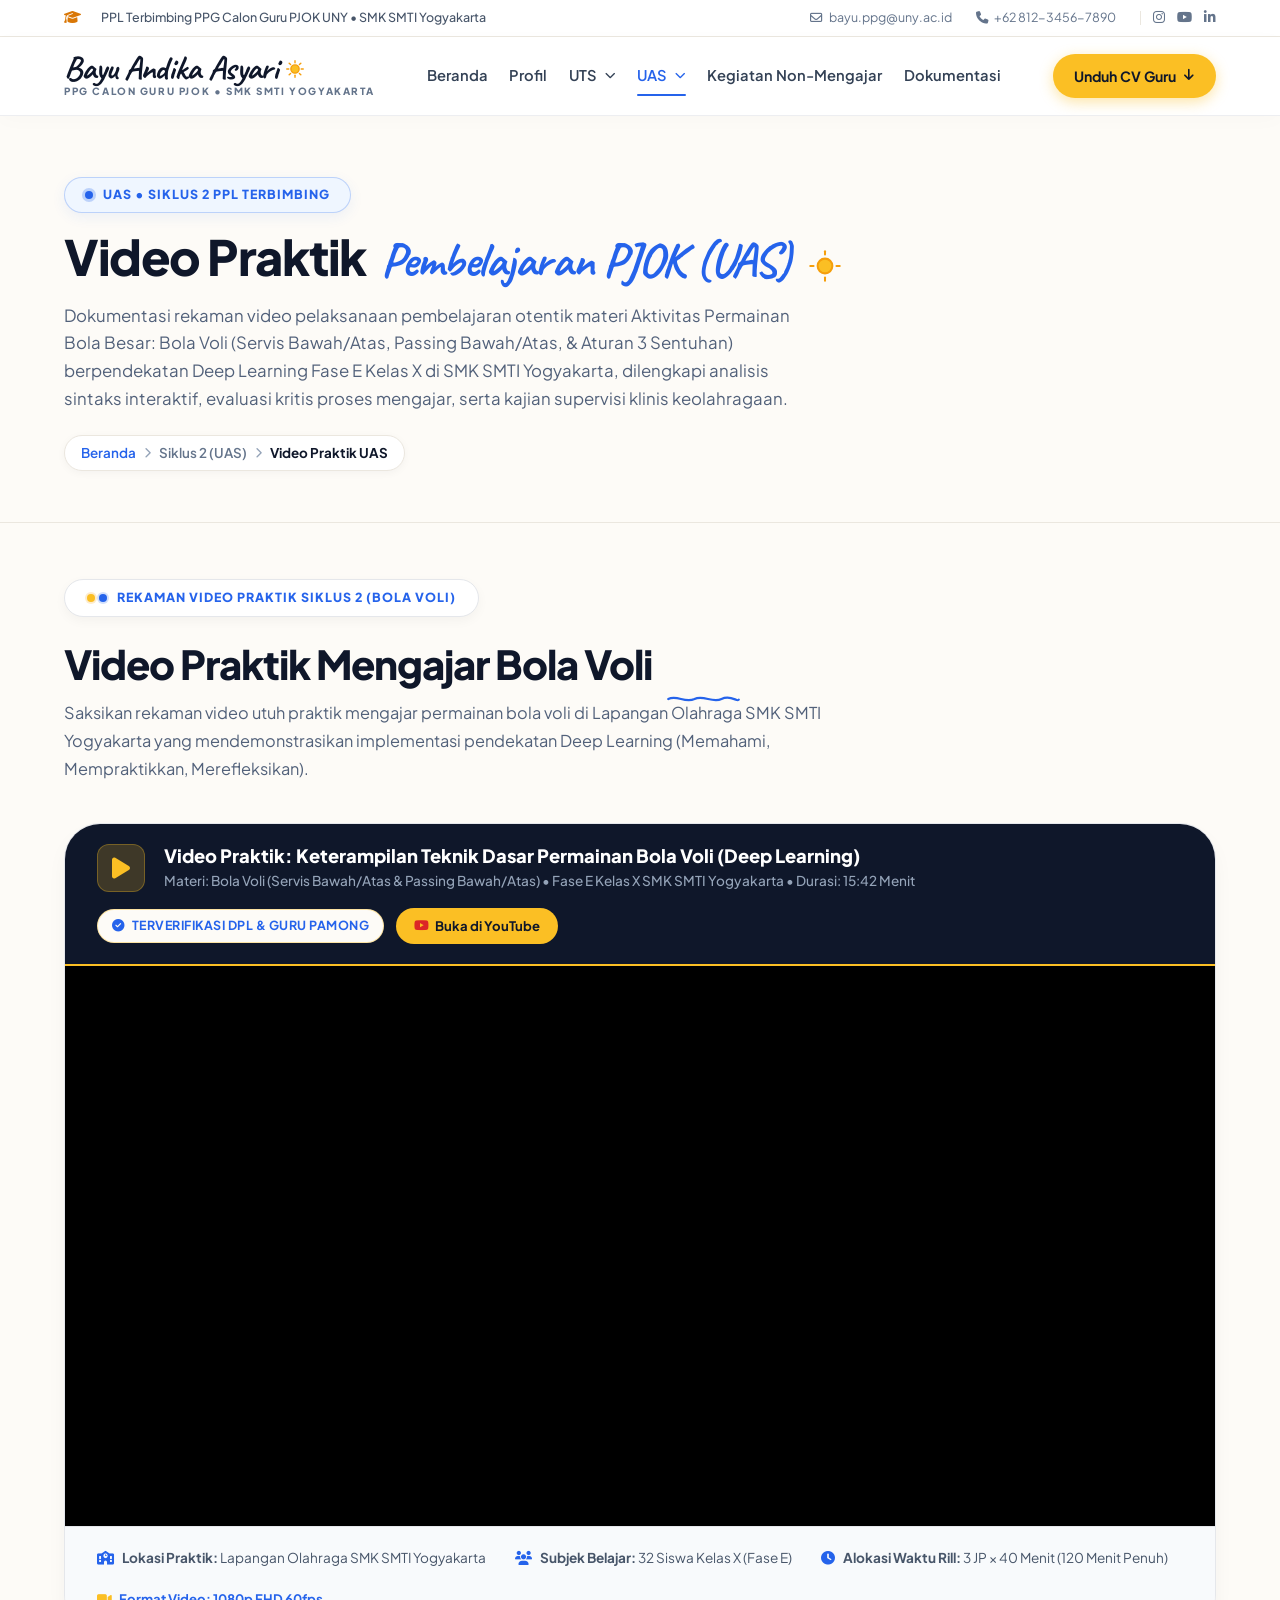
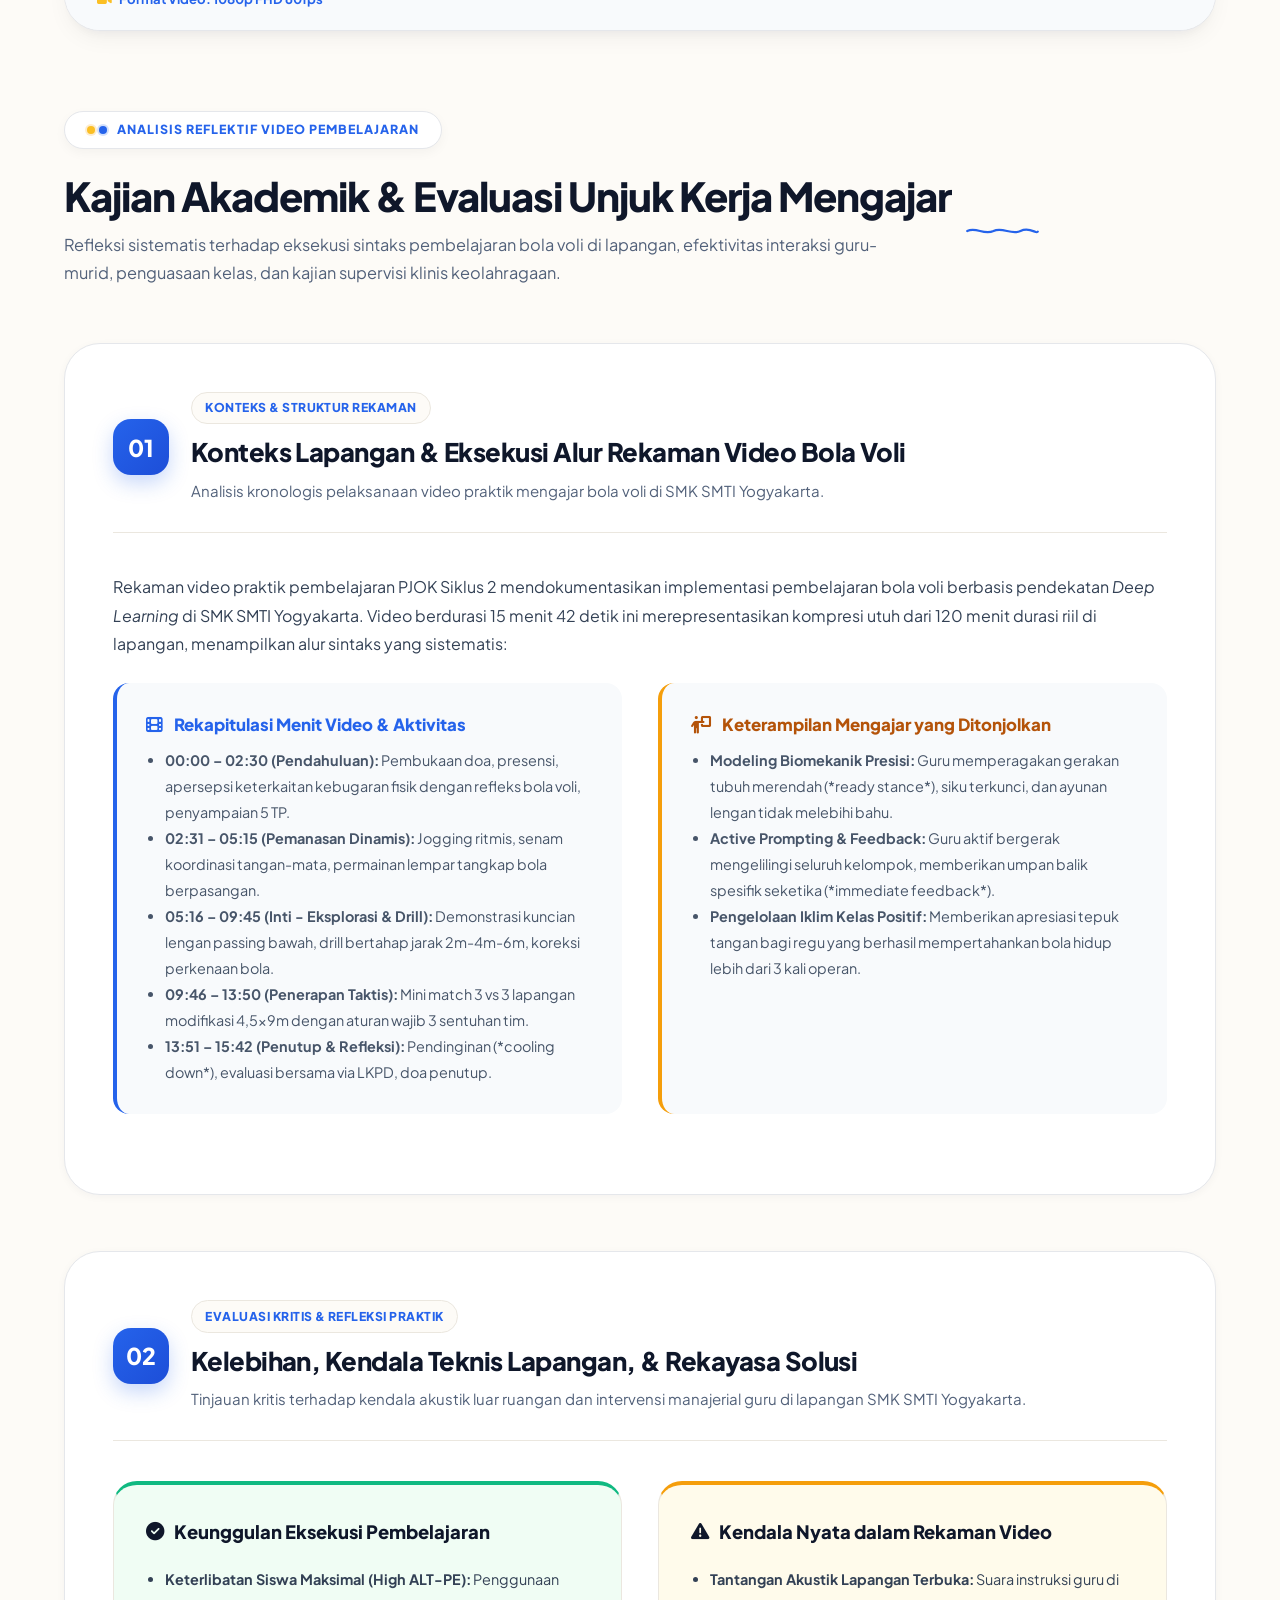
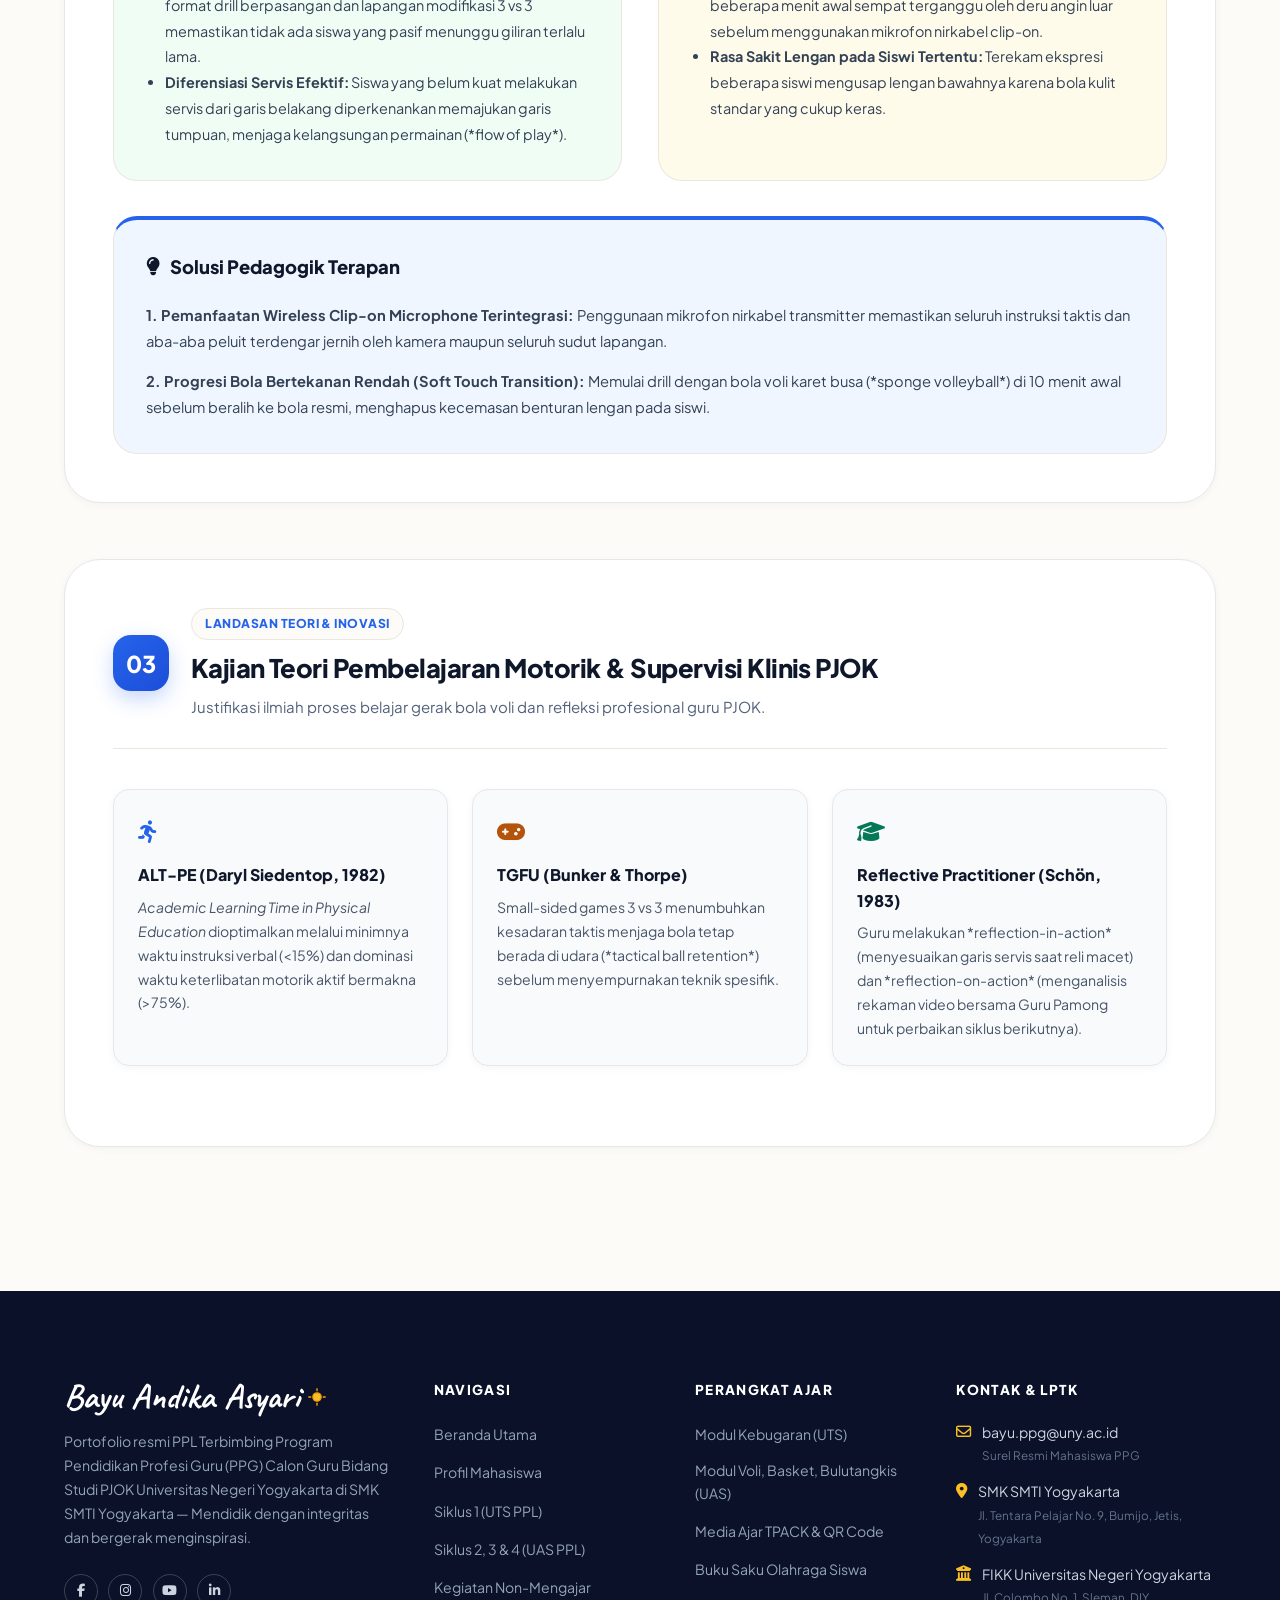
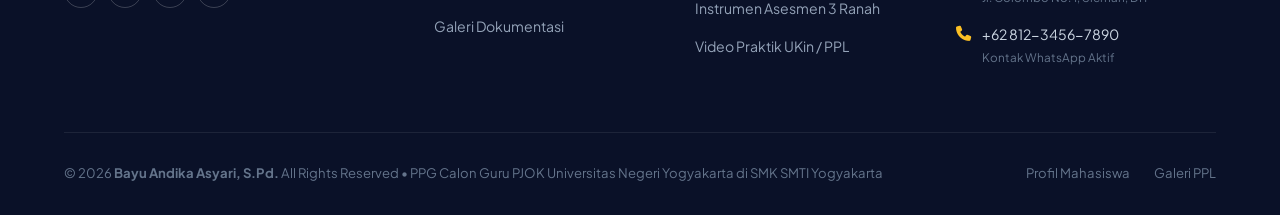
<file: UAS/video.html>
<!doctype html>
<html lang="id">
  <head>
    <meta charset="UTF-8" />
    <meta name="viewport" content="width=device-width, initial-scale=1.0" />
    <title>UAS - Video Praktik Pembelajaran PJOK | Bayu Andika Asyari, S.Pd. - UNY</title>

    <link rel="icon" type="image/png" href="../logo.png" />
    <link rel="preconnect" href="https://fonts.googleapis.com" />
    <link rel="preconnect" href="https://fonts.gstatic.com" crossorigin />
    <link href="https://fonts.googleapis.com/css2?family=Caveat:wght@600;700&family=Plus+Jakarta+Sans:wght@300;400;500;600;700;800&display=swap" rel="stylesheet" />
    <link rel="stylesheet" href="https://cdnjs.cloudflare.com/ajax/libs/font-awesome/6.5.1/css/all.min.css" />
    <link rel="stylesheet" href="../css/studio-theme.css?v=2.1" />
  </head>
  <body>
    <!-- =================================================================
       1. TOPBAR (Studio Theme)
       ================================================================= -->
    <!-- =================================================================
       1. TOPBAR (Studio Theme)
       ================================================================= -->
    <div class="topbar-studio">
      <div class="container topbar-studio-inner">
        <div class="topbar-left">
          <i class="fa-solid fa-graduation-cap lead-icon"></i>
          <span>PPL Terbimbing PPG Calon Guru PJOK UNY • SMK SMTI Yogyakarta</span>
        </div>

        <div class="topbar-right">
          <a href="mailto:bayu.ppg@uny.ac.id" class="topbar-contact-item">
            <i class="fa-regular fa-envelope"></i>
            <span>bayu.ppg@uny.ac.id</span>
          </a>
          <a href="tel:+6281234567890" class="topbar-contact-item">
            <i class="fa-solid fa-phone"></i>
            <span>+62 812-3456-7890</span>
          </a>

          <div class="topbar-socials">
            <a href="javascript:void(0)" onclick="showToast('Instagram Bayu Andika Asyari')" class="topbar-social-link" aria-label="Instagram"><i class="fa-brands fa-instagram"></i></a>
            <a href="javascript:void(0)" onclick="showToast('Kanal YouTube Pembelajaran PJOK')" class="topbar-social-link" aria-label="YouTube"><i class="fa-brands fa-youtube"></i></a>
            <a href="javascript:void(0)" onclick="showToast('LinkedIn Bayu Andika Asyari')" class="topbar-social-link" aria-label="LinkedIn"><i class="fa-brands fa-linkedin-in"></i></a>
          </div>
        </div>
      </div>
    </div>

    <!-- =================================================================
       2. MAIN NAVBAR (Clean Studio Header + Script Logo & Sun Doodle)
       ================================================================= -->
    <header class="navbar-studio">
      <div class="container navbar-studio-inner">
        <!-- Brand Logo: Handwritten "Bayu Andika Asyari" with radiant Sun Doodle -->
        <a href="../index.html" class="brand-studio">
          <div class="brand-studio-text">
            <span class="brand-studio-logo">
              Bayu Andika Asyari
              <!-- Sun Doodle SVG with Rays -->
              <svg class="sun-logo-doodle" viewBox="0 0 32 32" fill="none" xmlns="http://www.w3.org/2000/svg">
                <circle cx="16" cy="16" r="6" fill="#FBBF24" stroke="#F59E0B" stroke-width="2" />
                <line x1="16" y1="4" x2="16" y2="7" stroke="#F59E0B" stroke-width="2" stroke-linecap="round" />
                <line x1="16" y1="25" x2="16" y2="28" stroke="#F59E0B" stroke-width="2" stroke-linecap="round" />
                <line x1="4" y1="16" x2="7" y2="16" stroke="#F59E0B" stroke-width="2" stroke-linecap="round" />
                <line x1="25" y1="16" x2="28" y2="16" stroke="#F59E0B" stroke-width="2" stroke-linecap="round" />
                <line x1="7.5" y1="7.5" x2="9.6" y2="9.6" stroke="#F59E0B" stroke-width="2" stroke-linecap="round" />
                <line x1="22.4" y1="22.4" x2="24.5" y2="24.5" stroke="#F59E0B" stroke-width="2" stroke-linecap="round" />
                <line x1="7.5" y1="24.5" x2="9.6" y2="22.4" stroke="#F59E0B" stroke-width="2" stroke-linecap="round" />
                <line x1="22.4" y1="9.6" x2="24.5" y2="7.5" stroke="#F59E0B" stroke-width="2" stroke-linecap="round" />
              </svg>
            </span>
            <span class="brand-studio-sub">PPG CALON GURU PJOK • SMK SMTI Yogyakarta</span>
          </div>
        </a>

        <!-- Navigation Links: 6 Menu Items Required -->
        <nav>
          <ul class="nav-menu-studio">
            <!-- 1. Beranda -->
            <li><a href="../index.html" class="nav-link-studio">Beranda</a></li>

            <!-- 2. Profil -->
            <li><a href="../profil.html" class="nav-link-studio">Profil</a></li>

            <!-- 3. UTS Dropdown -->
            <li class="nav-studio-dropdown">
              <a href="../UTS/rancangan.html" class="nav-link-studio"> UTS <i class="fa-solid fa-chevron-down" style="font-size: 0.68rem; margin-left: 2px"></i> </a>
              <ul class="dropdown-studio-menu">
                <li>
                  <a href="../UTS/rancangan.html" class="dropdown-studio-item"> <i class="fa-solid fa-file-pen"></i> Rancangan Pembelajaran </a>
                </li>
                <li>
                  <a href="../UTS/media.html" class="dropdown-studio-item"> <i class="fa-solid fa-photo-film"></i> Media Pembelajaran </a>
                </li>
                <li>
                  <a href="../UTS/materi.html" class="dropdown-studio-item"> <i class="fa-solid fa-book-open-reader"></i> Materi Pembelajaran </a>
                </li>
                <li>
                  <a href="../UTS/instrumen.html" class="dropdown-studio-item"> <i class="fa-solid fa-clipboard-check"></i> Instrumen Pembelajaran </a>
                </li>
              </ul>
            </li>

            <!-- 4. UAS Dropdown -->
            <li class="nav-studio-dropdown">
              <a href="rancangan.html" class="nav-link-studio active"> UAS <i class="fa-solid fa-chevron-down" style="font-size: 0.68rem; margin-left: 2px"></i> </a>
              <ul class="dropdown-studio-menu">
                <li>
                  <a href="rancangan.html" class="dropdown-studio-item"> <i class="fa-solid fa-file-circle-check"></i> Rancangan Pembelajaran </a>
                </li>
                <li>
                  <a href="media.html" class="dropdown-studio-item"> <i class="fa-solid fa-laptop-code"></i> Media Pembelajaran </a>
                </li>
                <li>
                  <a href="materi.html" class="dropdown-studio-item"> <i class="fa-solid fa-book-bookmark"></i> Materi Pembelajaran </a>
                </li>
                <li>
                  <a href="instrumen.html" class="dropdown-studio-item"> <i class="fa-solid fa-list-check"></i> Instrumen Pembelajaran </a>
                </li>
              </ul>
            </li>

            <!-- 5. Kegiatan Non-Mengajar -->
            <li><a href="../non-mengajar.html" class="nav-link-studio">Kegiatan Non-Mengajar</a></li>

            <!-- 6. Dokumentasi -->
            <li><a href="../dokumentasi.html" class="nav-link-studio">Dokumentasi</a></li>
          </ul>
        </nav>

        <!-- Right Action CTA: Golden-Yellow Pill Button -->
        <div style="display: flex; align-items: center; gap: 0.75rem">
          <a href="../profil.html#cv" class="btn-nav-connect" onclick="showToast('Unduh CV Guru Digital...')">
            <span>Unduh CV Guru</span>
            <i class="fa-solid fa-arrow-down"></i>
          </a>
          <button class="mobile-studio-toggle" aria-label="Buka Menu Navigasi">
            <i class="fa-solid fa-bars"></i>
          </button>
        </div>
      </div>
    </header>

    <!-- =================================================================
       3. SUBPAGE HERO HEADER (Studio Theme)
       ================================================================= -->
    <section class="subpage-studio-hero">
      <div class="container">
        <div class="hero-studio-badge" style="margin-bottom: 1rem">
          <span class="badge-dot"></span>
          <span>UAS &bull; SIKLUS 2 PPL TERBIMBING</span>
        </div>

        <h1 class="subpage-hero-title">
          Video Praktik
          <span class="script-highlight" style="font-family: var(--font-script); color: var(--color-primary-blue); font-weight: 700; margin-left: 6px">
            Pembelajaran PJOK (UAS)
            <svg class="sun-doodle-hero" viewBox="0 0 44 44" fill="none" xmlns="http://www.w3.org/2000/svg" style="width: 36px; height: 36px; vertical-align: middle; margin-left: 6px">
              <circle cx="22" cy="22" r="9" fill="#FBBF24" stroke="#F59E0B" stroke-width="2.5" />
              <line x1="22" y1="4" x2="22" y2="8" stroke="#F59E0B" stroke-width="2.5" stroke-linecap="round" />
              <line x1="22" y1="36" x2="22" y2="40" stroke="#F59E0B" stroke-width="2.5" stroke-linecap="round" />
              <line x1="4" y1="22" x2="8" y2="22" stroke="#F59E0B" stroke-width="2.5" stroke-linecap="round" />
              <line x1="36" y1="22" x2="40" y2="22" stroke="#F59E0B" stroke-width="2.5" stroke-linecap="round" />
            </svg>
          </span>
        </h1>

        <p class="subpage-hero-desc">
          Dokumentasi rekaman video pelaksanaan pembelajaran otentik materi Aktivitas Permainan Bola Besar: Bola Voli (Servis Bawah/Atas, Passing Bawah/Atas, &amp; Aturan 3 Sentuhan) berpendekatan Deep Learning Fase E Kelas X di SMK SMTI
          Yogyakarta, dilengkapi analisis sintaks interaktif, evaluasi kritis proses mengajar, serta kajian supervisi klinis keolahragaan.
        </p>

        <div class="studio-breadcrumb">
          <a href="../index.html">Beranda</a>
          <i class="fa-solid fa-chevron-right"></i>
          <span>Siklus 2 (UAS)</span>
          <i class="fa-solid fa-chevron-right"></i>
          <span style="color: var(--color-midnight); font-weight: 700">Video Praktik UAS</span>
        </div>
      </div>
    </section>

    <!-- =================================================================
       4. MAIN CONTENT
       ================================================================= -->
    <main class="studio-content-page" style="padding-top: 3.5rem; padding-bottom: 5.5rem">
      <div class="container">
        <!-- =============================================================
           A. VIDEO UTAMA SIKLUS 2 (BOLA VOLI) & EMBED PLAYER
           ============================================================= -->
        <section style="margin-bottom: 5rem">
          <div class="section-agency-head" style="margin-bottom: 2.5rem">
            <div class="badge-pill-group">
              <span class="twin-dot-icon"> <span></span><span></span> </span>
              <span>REKAMAN VIDEO PRAKTIK SIKLUS 2 (BOLA VOLI)</span>
            </div>
            <h2 class="section-agency-title">
              Video Praktik Mengajar Bola Voli
              <span class="wavy-squiggle-wrap" style="display: inline-block; vertical-align: middle; margin-left: 8px">
                <svg class="wavy-squiggle-svg" viewBox="0 0 100 16" fill="none" xmlns="http://www.w3.org/2000/svg" style="width: 75px; height: 12px">
                  <path d="M3 8C15 2 25 14 38 8C50 2 62 14 74 8C86 2 95 12 97 9" stroke="#2563EB" stroke-width="3" stroke-linecap="round" />
                </svg>
              </span>
            </h2>
            <p class="section-agency-subtitle">
              Saksikan rekaman video utuh praktik mengajar permainan bola voli di Lapangan Olahraga SMK SMTI Yogyakarta yang mendemonstrasikan implementasi pendekatan Deep Learning (Memahami, Mempraktikkan, Merefleksikan).
            </p>
          </div>

          <!-- Video Player Card -->
          <div class="pdf-viewer-card" style="background: #ffffff; border-radius: var(--radius-xl); border: 1.5px solid var(--color-border-card); overflow: hidden; box-shadow: var(--shadow-md); margin-bottom: 2.5rem">
            <!-- Toolbar -->
            <div class="pdf-viewer-toolbar" style="background: #0f172a; color: #ffffff; padding: 1.25rem 2rem; display: flex; align-items: center; justify-content: space-between; flex-wrap: wrap; gap: 1rem">
              <div class="pdf-toolbar-info" style="display: flex; align-items: center; gap: 1.2rem">
                <div class="pdf-toolbar-icon" style="background: rgba(251, 191, 36, 0.2); width: 48px; height: 48px; border-radius: 12px; display: flex; align-items: center; justify-content: center; font-size: 1.5rem; color: #fbbf24">
                  <i class="fa-solid fa-play"></i>
                </div>
                <div>
                  <div class="pdf-toolbar-title" style="font-size: 1.15rem; font-weight: 800; color: #ffffff; margin-bottom: 0.2rem">Video Praktik: Keterampilan Teknik Dasar Permainan Bola Voli (Deep Learning)</div>
                  <div class="pdf-toolbar-sub" style="font-size: 0.85rem; color: #94a3b8">Materi: Bola Voli (Servis Bawah/Atas &amp; Passing Bawah/Atas) &bull; Fase E Kelas X SMK SMTI Yogyakarta &bull; Durasi: 15:42 Menit</div>
                </div>
              </div>

              <div class="pdf-toolbar-actions" style="display: flex; align-items: center; gap: 0.75rem; flex-wrap: wrap">
                <span class="tag-pill" style="background: rgba(251, 191, 36, 0.2); color: #fbbf24; font-weight: 700; border: 1px solid rgba(251, 191, 36, 0.4); padding: 6px 14px; font-size: 0.78rem">
                  <i class="fa-solid fa-circle-check" style="margin-right: 5px"></i> Terverifikasi DPL &amp; Guru Pamong
                </span>
                <a
                  href="https://www.youtube.com/watch?v=dQw4w9WgXcQ"
                  target="_blank"
                  rel="noopener noreferrer"
                  class="btn btn-sun btn-sm"
                  style="background: #fbbf24; color: #0f172a; font-weight: 700; padding: 0.6rem 1.2rem; border-radius: 999px; text-decoration: none; display: inline-flex; align-items: center; gap: 0.4rem"
                >
                  <i class="fa-brands fa-youtube" style="color: #dc2626"></i> Buka di YouTube
                </a>
              </div>
            </div>

            <!-- Video Frame Wrapper -->
            <div class="pdf-frame-wrapper" style="width: 100%; height: 560px; background: #000000; position: relative">
              <iframe
                src="https://www.youtube.com/embed/dQw4w9WgXcQ?rel=0&modestbranding=1"
                title="Video Praktik Pembelajaran Bola Voli Bayu Andika Asyari"
                style="width: 100%; height: 100%; border: none"
                allow="accelerometer; autoplay; clipboard-write; encrypted-media; gyroscope; picture-in-picture; web-share"
                allowfullscreen
                loading="lazy"
              >
              </iframe>
            </div>

            <!-- Video Metadata Bar -->
            <div style="background: #f8fafc; padding: 1.25rem 2rem; border-top: 1px solid var(--color-border-card); display: flex; align-items: center; justify-content: space-between; flex-wrap: wrap; gap: 1rem">
              <div style="display: flex; align-items: center; gap: 1.8rem; flex-wrap: wrap">
                <div style="font-size: 0.85rem; color: #475569">
                  <i class="fa-solid fa-school" style="color: var(--color-primary-blue); margin-right: 6px"></i>
                  <strong>Lokasi Praktik:</strong> Lapangan Olahraga SMK SMTI Yogyakarta
                </div>
                <div style="font-size: 0.85rem; color: #475569">
                  <i class="fa-solid fa-users" style="color: var(--color-primary-blue); margin-right: 6px"></i>
                  <strong>Subjek Belajar:</strong> 32 Siswa Kelas X (Fase E)
                </div>
                <div style="font-size: 0.85rem; color: #475569">
                  <i class="fa-solid fa-clock" style="color: var(--color-primary-blue); margin-right: 6px"></i>
                  <strong>Alokasi Waktu Rill:</strong> 3 JP &times; 40 Menit (120 Menit Penuh)
                </div>
              </div>
              <div>
                <span style="font-size: 0.82rem; color: var(--color-primary-blue); font-weight: 700"> <i class="fa-solid fa-video" style="color: #fbbf24; margin-right: 5px"></i> Format Video: 1080p FHD 60fps </span>
              </div>
            </div>
          </div>
        </section>

        <!-- =============================================================
           B. ANALISIS AKADEMIK & REFLEKSI VIDEO PRAKTIK
           ============================================================= -->
        <section>
          <div class="section-agency-head" style="margin-bottom: 3.5rem">
            <div class="badge-pill-group">
              <span class="twin-dot-icon"> <span></span><span></span> </span>
              <span>ANALISIS REFLEKTIF VIDEO PEMBELAJARAN</span>
            </div>
            <h2 class="section-agency-title">
              Kajian Akademik &amp; Evaluasi Unjuk Kerja Mengajar
              <span class="wavy-squiggle-wrap" style="display: inline-block; vertical-align: middle; margin-left: 8px">
                <svg class="wavy-squiggle-svg" viewBox="0 0 100 16" fill="none" xmlns="http://www.w3.org/2000/svg" style="width: 75px; height: 12px">
                  <path d="M3 8C15 2 25 14 38 8C50 2 62 14 74 8C86 2 95 12 97 9" stroke="#2563EB" stroke-width="3" stroke-linecap="round" />
                </svg>
              </span>
            </h2>
            <p class="section-agency-subtitle">Refleksi sistematis terhadap eksekusi sintaks pembelajaran bola voli di lapangan, efektivitas interaksi guru-murid, penguasaan kelas, dan kajian supervisi klinis keolahragaan.</p>
          </div>

          <!-- 1. KONTEKS & TUJUAN VIDEO -->
          <article class="analysis-module-card">
            <div class="analysis-module-header">
              <div class="analysis-module-num">01</div>
              <div>
                <span class="tag-pill" style="margin-bottom: 0.5rem; display: inline-block; background: rgba(37, 99, 235, 0.1); color: var(--color-primary-blue); font-weight: 800"> KONTEKS &amp; STRUKTUR REKAMAN </span>
                <h3 class="analysis-module-title">Konteks Lapangan &amp; Eksekusi Alur Rekaman Video Bola Voli</h3>
                <p class="analysis-module-desc">Analisis kronologis pelaksanaan video praktik mengajar bola voli di SMK SMTI Yogyakarta.</p>
              </div>
            </div>

            <div class="analysis-content-body">
              <p style="line-height: 1.8; color: #334155; margin-bottom: 1.5rem">
                Rekaman video praktik pembelajaran PJOK Siklus 2 mendokumentasikan implementasi pembelajaran bola voli berbasis pendekatan <em>Deep Learning</em> di SMK SMTI Yogyakarta. Video berdurasi 15 menit 42 detik ini
                merepresentasikan kompresi utuh dari 120 menit durasi riil di lapangan, menampilkan alur sintaks yang sistematis:
              </p>

              <div class="analysis-grid-2col" style="margin-bottom: 2rem">
                <div style="background: #f8fafc; padding: 1.8rem; border-radius: var(--radius-md); border-left: 4px solid var(--color-primary-blue)">
                  <h5 style="font-size: 1.05rem; font-weight: 800; color: var(--color-primary-blue); margin-bottom: 0.6rem"><i class="fa-solid fa-film" style="margin-right: 8px"></i> Rekapitulasi Menit Video &amp; Aktivitas</h5>
                  <ul style="padding-left: 1.2rem; font-size: 0.9rem; color: #475569; line-height: 1.8">
                    <li><strong>00:00 &ndash; 02:30 (Pendahuluan):</strong> Pembukaan doa, presensi, apersepsi keterkaitan kebugaran fisik dengan refleks bola voli, penyampaian 5 TP.</li>
                    <li><strong>02:31 &ndash; 05:15 (Pemanasan Dinamis):</strong> Jogging ritmis, senam koordinasi tangan-mata, permainan lempar tangkap bola berpasangan.</li>
                    <li><strong>05:16 &ndash; 09:45 (Inti - Eksplorasi &amp; Drill):</strong> Demonstrasi kuncian lengan passing bawah, drill bertahap jarak 2m-4m-6m, koreksi perkenaan bola.</li>
                    <li><strong>09:46 &ndash; 13:50 (Penerapan Taktis):</strong> Mini match 3 vs 3 lapangan modifikasi 4,5&times;9m dengan aturan wajib 3 sentuhan tim.</li>
                    <li><strong>13:51 &ndash; 15:42 (Penutup &amp; Refleksi):</strong> Pendinginan (*cooling down*), evaluasi bersama via LKPD, doa penutup.</li>
                  </ul>
                </div>

                <div style="background: #f8fafc; padding: 1.8rem; border-radius: var(--radius-md); border-left: 4px solid #f59e0b">
                  <h5 style="font-size: 1.05rem; font-weight: 800; color: #b45309; margin-bottom: 0.6rem"><i class="fa-solid fa-person-chalkboard" style="margin-right: 8px"></i> Keterampilan Mengajar yang Ditonjolkan</h5>
                  <ul style="padding-left: 1.2rem; font-size: 0.9rem; color: #475569; line-height: 1.8">
                    <li><strong>Modeling Biomekanik Presisi:</strong> Guru memperagakan gerakan tubuh merendah (*ready stance*), siku terkunci, dan ayunan lengan tidak melebihi bahu.</li>
                    <li><strong>Active Prompting &amp; Feedback:</strong> Guru aktif bergerak mengelilingi seluruh kelompok, memberikan umpan balik spesifik seketika (*immediate feedback*).</li>
                    <li><strong>Pengelolaan Iklim Kelas Positif:</strong> Memberikan apresiasi tepuk tangan bagi regu yang berhasil mempertahankan bola hidup lebih dari 3 kali operan.</li>
                  </ul>
                </div>
              </div>
            </div>
          </article>

          <!-- 2. EVALUASI KRITIS & SOLUSI -->
          <article class="analysis-module-card">
            <div class="analysis-module-header">
              <div class="analysis-module-num">02</div>
              <div>
                <span class="tag-pill" style="margin-bottom: 0.5rem; display: inline-block; background: rgba(245, 158, 11, 0.1); color: #b45309; font-weight: 800"> EVALUASI KRITIS &amp; REFLEKSI PRAKTIK </span>
                <h3 class="analysis-module-title">Kelebihan, Kendala Teknis Lapangan, &amp; Rekayasa Solusi</h3>
                <p class="analysis-module-desc">Tinjauan kritis terhadap kendala akustik luar ruangan dan intervensi manajerial guru di lapangan SMK SMTI Yogyakarta.</p>
              </div>
            </div>

            <div class="analysis-content-body">
              <div class="analysis-grid-2col" style="margin-bottom: 2rem">
                <div class="analysis-box-item pro">
                  <div class="analysis-box-title"><i class="fa-solid fa-circle-check"></i> Keunggulan Eksekusi Pembelajaran</div>
                  <ul style="padding-left: 1.2rem; font-size: 0.9rem; color: #334155; line-height: 1.8">
                    <li><strong>Keterlibatan Siswa Maksimal (High ALT-PE):</strong> Penggunaan format drill berpasangan dan lapangan modifikasi 3 vs 3 memastikan tidak ada siswa yang pasif menunggu giliran terlalu lama.</li>
                    <li><strong>Diferensiasi Servis Efektif:</strong> Siswa yang belum kuat melakukan servis dari garis belakang diperkenankan memajukan garis tumpuan, menjaga kelangsungan permainan (*flow of play*).</li>
                  </ul>
                </div>

                <div class="analysis-box-item con">
                  <div class="analysis-box-title"><i class="fa-solid fa-triangle-exclamation"></i> Kendala Nyata dalam Rekaman Video</div>
                  <ul style="padding-left: 1.2rem; font-size: 0.9rem; color: #334155; line-height: 1.8">
                    <li><strong>Tantangan Akustik Lapangan Terbuka:</strong> Suara instruksi guru di beberapa menit awal sempat terganggu oleh deru angin luar sebelum menggunakan mikrofon nirkabel clip-on.</li>
                    <li><strong>Rasa Sakit Lengan pada Siswi Tertentu:</strong> Terekam ekspresi beberapa siswi mengusap lengan bawahnya karena bola kulit standar yang cukup keras.</li>
                  </ul>
                </div>
              </div>

              <div class="analysis-box-item solution">
                <div class="analysis-box-title"><i class="fa-solid fa-lightbulb"></i> Solusi Pedagogik Terapan</div>
                <div style="font-size: 0.92rem; color: #334155; line-height: 1.8">
                  <p style="margin-bottom: 0.8rem">
                    <strong>1. Pemanfaatan Wireless Clip-on Microphone Terintegrasi:</strong> Penggunaan mikrofon nirkabel transmitter memastikan seluruh instruksi taktis dan aba-aba peluit terdengar jernih oleh kamera maupun seluruh sudut
                    lapangan.
                  </p>
                  <p>
                    <strong>2. Progresi Bola Bertekanan Rendah (Soft Touch Transition):</strong> Memulai drill dengan bola voli karet busa (*sponge volleyball*) di 10 menit awal sebelum beralih ke bola resmi, menghapus kecemasan benturan
                    lengan pada siswi.
                  </p>
                </div>
              </div>
            </div>
          </article>

          <!-- 3. LANDASAN TEORI PEDAGOGIK -->
          <article class="analysis-module-card">
            <div class="analysis-module-header">
              <div class="analysis-module-num">03</div>
              <div>
                <span class="tag-pill" style="margin-bottom: 0.5rem; display: inline-block; background: rgba(16, 185, 129, 0.1); color: #047857; font-weight: 800"> LANDASAN TEORI &amp; INOVASI </span>
                <h3 class="analysis-module-title">Kajian Teori Pembelajaran Motorik &amp; Supervisi Klinis PJOK</h3>
                <p class="analysis-module-desc">Justifikasi ilmiah proses belajar gerak bola voli dan refleksi profesional guru PJOK.</p>
              </div>
            </div>

            <div class="analysis-content-body">
              <div class="theory-grid" style="display: grid; grid-template-columns: repeat(auto-fit, minmax(280px, 1fr)); gap: 1.5rem; margin-bottom: 2rem">
                <div class="theory-card" style="background: #f8fafc; border: 1px solid var(--color-border-card); border-radius: var(--radius-md); padding: 1.5rem">
                  <div style="font-size: 1.4rem; color: var(--color-primary-blue); margin-bottom: 0.8rem">
                    <i class="fa-solid fa-person-running"></i>
                  </div>
                  <h5 style="font-weight: 800; font-size: 1rem; color: #0f172a; margin-bottom: 0.5rem">ALT-PE (Daryl Siedentop, 1982)</h5>
                  <p style="font-size: 0.88rem; color: #475569; line-height: 1.7">
                    <em>Academic Learning Time in Physical Education</em> dioptimalkan melalui minimnya waktu instruksi verbal (&lt;15%) dan dominasi waktu keterlibatan motorik aktif bermakna (&gt;75%).
                  </p>
                </div>

                <div class="theory-card" style="background: #f8fafc; border: 1px solid var(--color-border-card); border-radius: var(--radius-md); padding: 1.5rem">
                  <div style="font-size: 1.4rem; color: #b45309; margin-bottom: 0.8rem">
                    <i class="fa-solid fa-gamepad"></i>
                  </div>
                  <h5 style="font-weight: 800; font-size: 1rem; color: #0f172a; margin-bottom: 0.5rem">TGFU (Bunker &amp; Thorpe)</h5>
                  <p style="font-size: 0.88rem; color: #475569; line-height: 1.7">
                    Small-sided games 3 vs 3 menumbuhkan kesadaran taktis menjaga bola tetap berada di udara (*tactical ball retention*) sebelum menyempurnakan teknik spesifik.
                  </p>
                </div>

                <div class="theory-card" style="background: #f8fafc; border: 1px solid var(--color-border-card); border-radius: var(--radius-md); padding: 1.5rem">
                  <div style="font-size: 1.4rem; color: #047857; margin-bottom: 0.8rem">
                    <i class="fa-solid fa-graduation-cap"></i>
                  </div>
                  <h5 style="font-weight: 800; font-size: 1rem; color: #0f172a; margin-bottom: 0.5rem">Reflective Practitioner (Sch&ouml;n, 1983)</h5>
                  <p style="font-size: 0.88rem; color: #475569; line-height: 1.7">
                    Guru melakukan *reflection-in-action* (menyesuaikan garis servis saat reli macet) dan *reflection-on-action* (menganalisis rekaman video bersama Guru Pamong untuk perbaikan siklus berikutnya).
                  </p>
                </div>
              </div>
            </div>
          </article>
        </section>
      </div>
    </main>

    <footer class="footer-midnight-studio">
      <div class="container">
        <div class="footer-studio-grid">
          <!-- Col 1: Brand Info -->
          <div>
            <a href="../index.html" class="footer-brand-logo">
              Bayu Andika Asyari
              <svg class="sun-logo-doodle" viewBox="0 0 32 32" fill="none" xmlns="http://www.w3.org/2000/svg">
                <circle cx="16" cy="16" r="6" fill="#FBBF24" stroke="#F59E0B" stroke-width="2" />
                <line x1="16" y1="4" x2="16" y2="7" stroke="#F59E0B" stroke-width="2" stroke-linecap="round" />
                <line x1="16" y1="25" x2="16" y2="28" stroke="#F59E0B" stroke-width="2" stroke-linecap="round" />
                <line x1="4" y1="16" x2="7" y2="16" stroke="#F59E0B" stroke-width="2" stroke-linecap="round" />
                <line x1="25" y1="16" x2="28" y2="16" stroke="#F59E0B" stroke-width="2" stroke-linecap="round" />
              </svg>
            </a>
            <p class="footer-brand-desc">
              Portofolio resmi PPL Terbimbing Program Pendidikan Profesi Guru (PPG) Calon Guru Bidang Studi PJOK Universitas Negeri Yogyakarta di SMK SMTI Yogyakarta — Mendidik dengan integritas dan bergerak menginspirasi.
            </p>
            <div class="footer-social-circles">
              <a href="javascript:void(0)" onclick="showStudioToast('Facebook')" class="footer-social-btn" aria-label="Facebook"><i class="fa-brands fa-facebook-f"></i></a>
              <a href="javascript:void(0)" onclick="showStudioToast('Instagram @bayuandikaasyari')" class="footer-social-btn" aria-label="Instagram"><i class="fa-brands fa-instagram"></i></a>
              <a href="javascript:void(0)" onclick="showStudioToast('YouTube Pembelajaran PJOK')" class="footer-social-btn" aria-label="YouTube"><i class="fa-brands fa-youtube"></i></a>
              <a href="javascript:void(0)" onclick="showStudioToast('LinkedIn Bayu Andika Asyari')" class="footer-social-btn" aria-label="LinkedIn"><i class="fa-brands fa-linkedin-in"></i></a>
            </div>
          </div>

          <!-- Col 2: NAVIGASI -->
          <div>
            <h4 class="footer-col-title">NAVIGASI</h4>
            <ul class="footer-links-list">
              <li><a href="../index.html" class="footer-link-item">Beranda Utama</a></li>
              <li><a href="../profil.html" class="footer-link-item">Profil Mahasiswa</a></li>
              <li><a href="../UTS/rancangan.html" class="footer-link-item">Siklus 1 (UTS PPL)</a></li>
              <li><a href="../UAS/rancangan.html" class="footer-link-item">Siklus 2, 3 &amp; 4 (UAS PPL)</a></li>
              <li><a href="../non-mengajar.html" class="footer-link-item">Kegiatan Non-Mengajar</a></li>
              <li><a href="../dokumentasi.html" class="footer-link-item">Galeri Dokumentasi</a></li>
            </ul>
          </div>

          <!-- Col 3: PERANGKAT AJAR -->
          <div>
            <h4 class="footer-col-title">PERANGKAT AJAR</h4>
            <ul class="footer-links-list">
              <li><a href="../UTS/rancangan.html" class="footer-link-item">Modul Kebugaran (UTS)</a></li>
              <li><a href="../UAS/rancangan.html" class="footer-link-item">Modul Voli, Basket, Bulutangkis (UAS)</a></li>
              <li><a href="../UTS/media.html" class="footer-link-item">Media Ajar TPACK &amp; QR Code</a></li>
              <li><a href="../UAS/materi.html" class="footer-link-item">Buku Saku Olahraga Siswa</a></li>
              <li><a href="../UTS/instrumen.html" class="footer-link-item">Instrumen Asesmen 3 Ranah</a></li>
              <li><a href="../UTS/video.html" class="footer-link-item">Video Praktik UKin / PPL</a></li>
            </ul>
          </div>

          <!-- Col 4: KONTAK RESMI & LPTK -->
          <div>
            <h4 class="footer-col-title">KONTAK &amp; LPTK</h4>
            <ul class="footer-contact-list">
              <li class="footer-contact-entry">
                <i class="fa-regular fa-envelope"></i>
                <span>bayu.ppg@uny.ac.id<br /><small style="color: #64748b">Surel Resmi Mahasiswa PPG</small></span>
              </li>
              <li class="footer-contact-entry">
                <i class="fa-solid fa-location-dot"></i>
                <span>SMK SMTI Yogyakarta<br /><small style="color: #64748b">Jl. Tentara Pelajar No. 9, Bumijo, Jetis, Yogyakarta</small></span>
              </li>
              <li class="footer-contact-entry">
                <i class="fa-solid fa-building-columns"></i>
                <span>FIKK Universitas Negeri Yogyakarta<br /><small style="color: #64748b">Jl. Colombo No. 1, Sleman, DIY</small></span>
              </li>
              <li class="footer-contact-entry">
                <i class="fa-solid fa-phone"></i>
                <span>+62 812-3456-7890<br /><small style="color: #64748b">Kontak WhatsApp Aktif</small></span>
              </li>
            </ul>
          </div>
        </div>

        <!-- Footer Bottom Bar -->
        <div class="footer-bottom-bar">
          <div>&copy; 2026 <strong>Bayu Andika Asyari, S.Pd.</strong> All Rights Reserved &bull; PPG Calon Guru PJOK Universitas Negeri Yogyakarta di SMK SMTI Yogyakarta</div>
          <div class="footer-bottom-links">
            <a href="../profil.html">Profil Mahasiswa</a>
            <a href="../dokumentasi.html">Galeri PPL</a>
          </div>
        </div>
      </div>
    </footer>

    <script src="../js/studio.js"></script>
  </body>
</html>
</file>
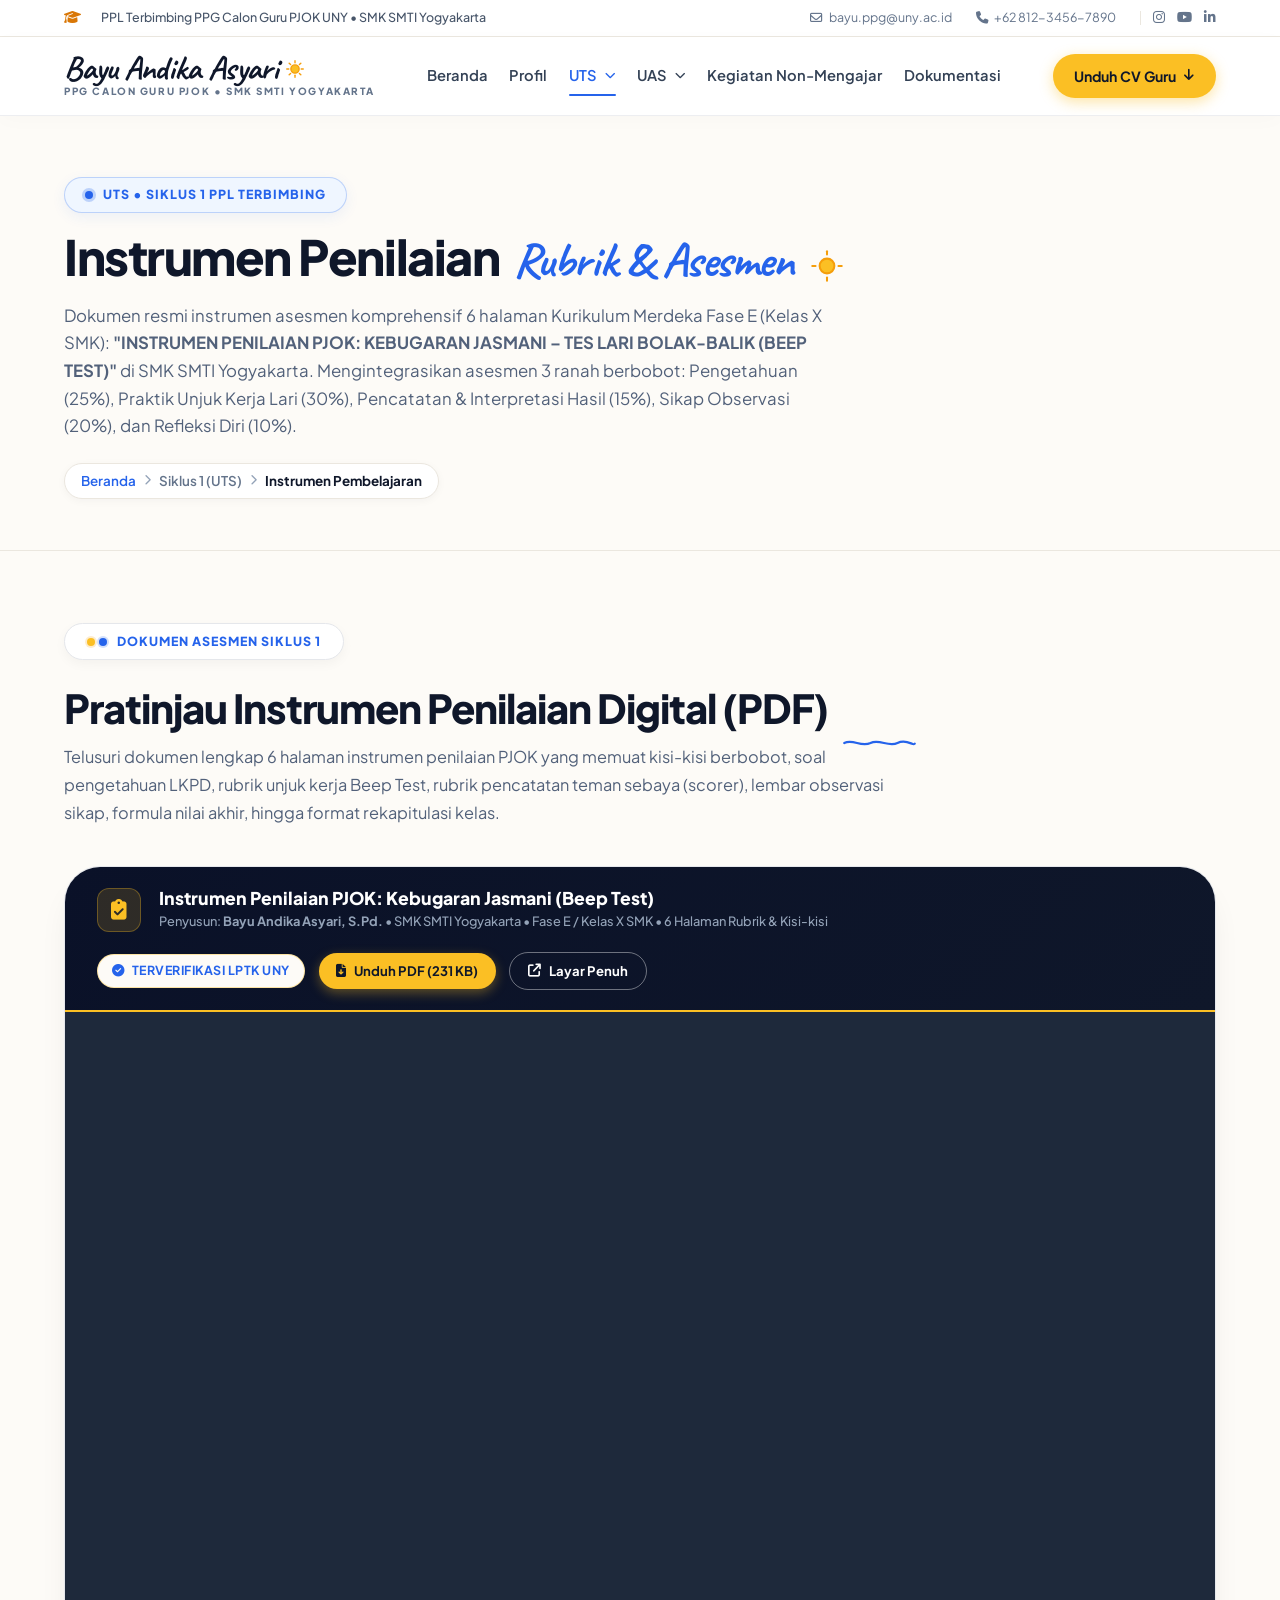
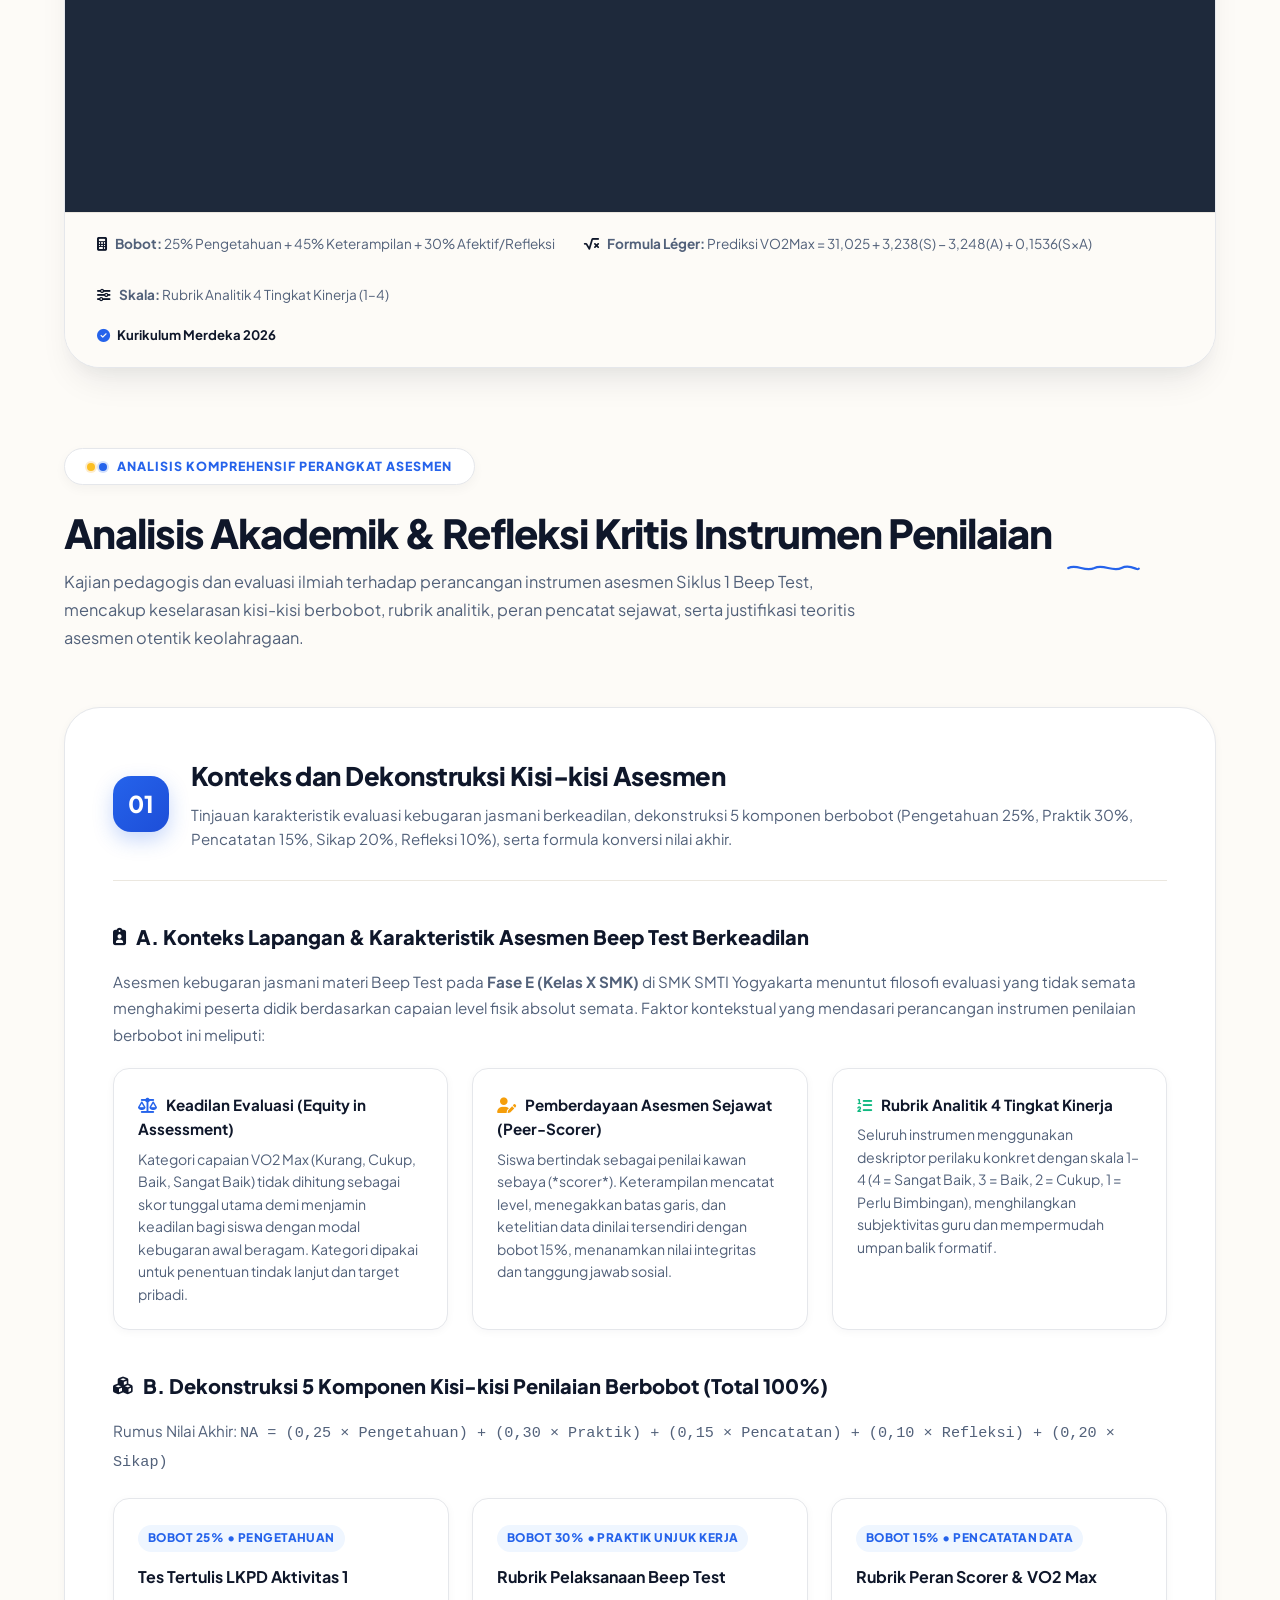
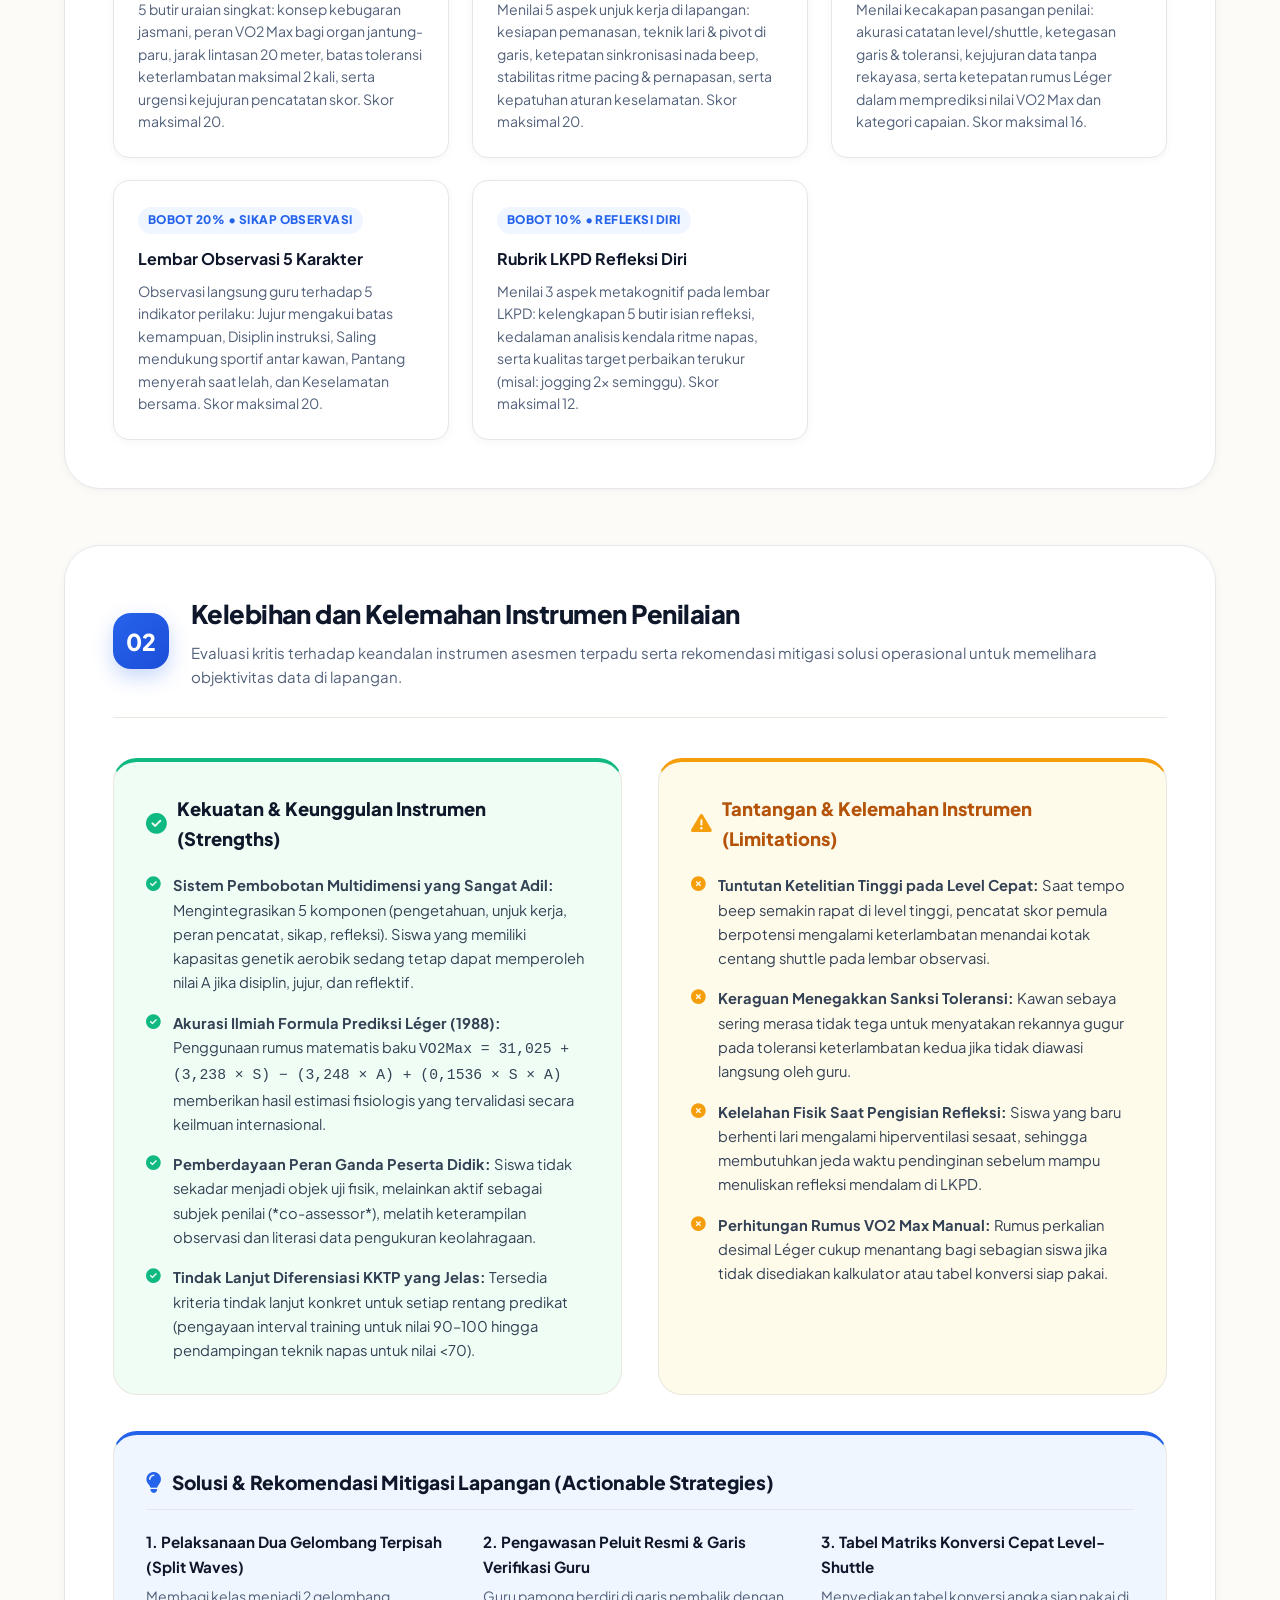
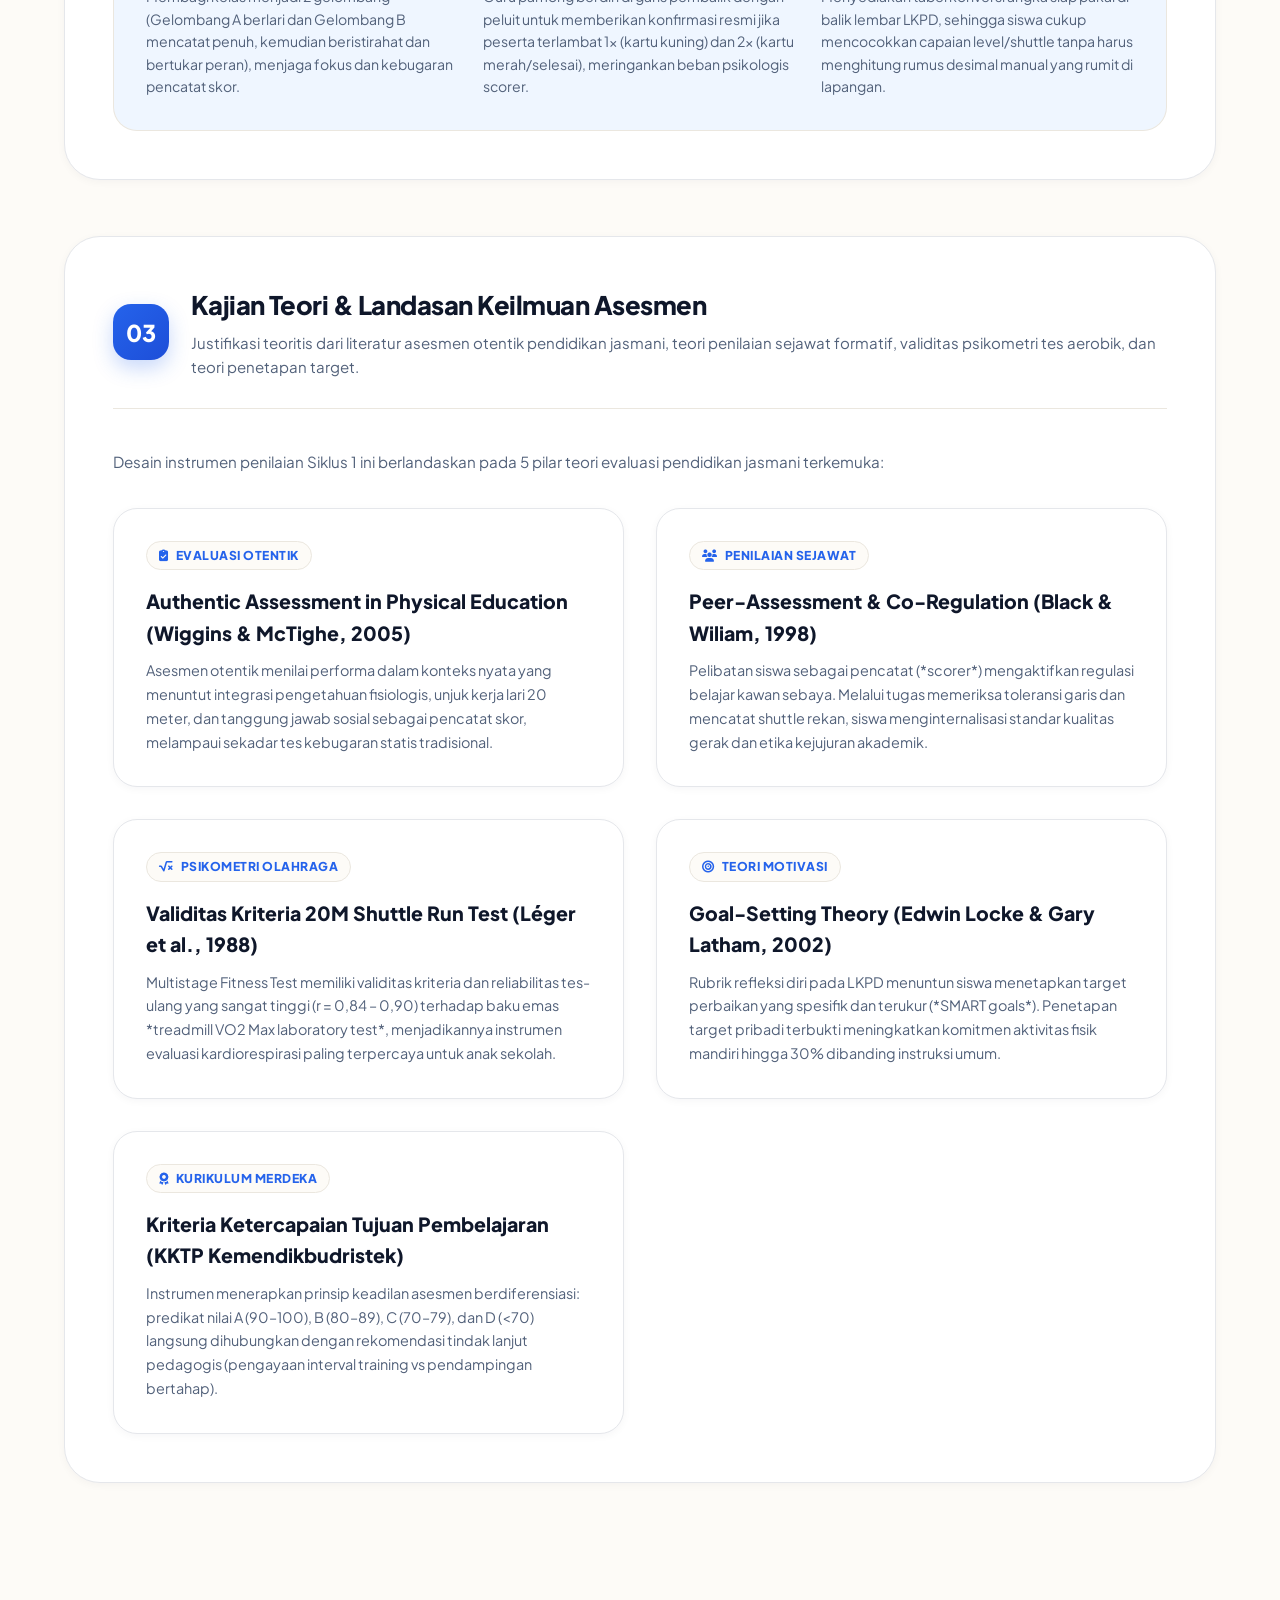
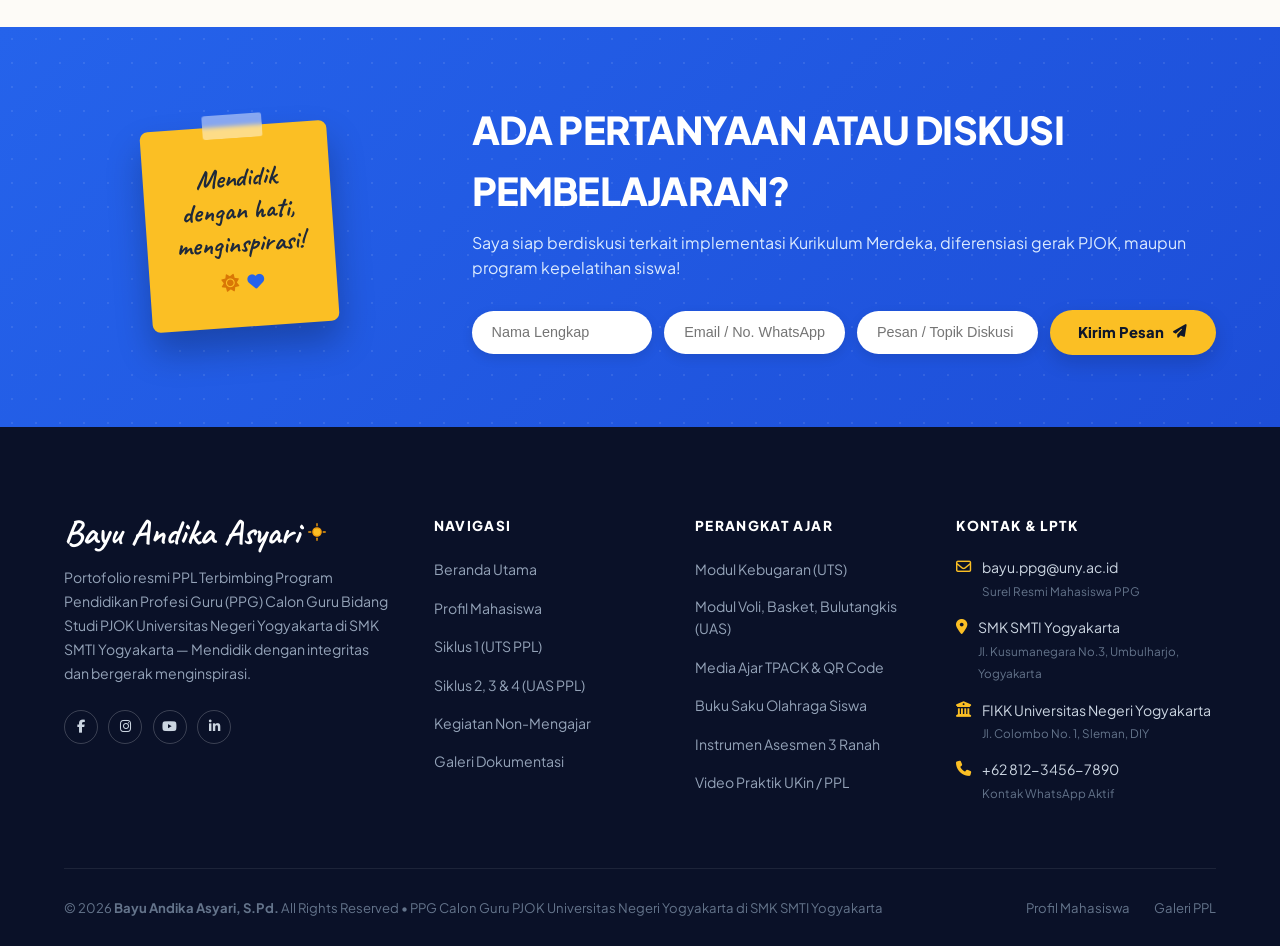
<file: UTS/instrumen.html>
<!DOCTYPE html>
<html lang="id">
<head>
  <meta charset="UTF-8">
  <meta name="viewport" content="width=device-width, initial-scale=1.0">
  <title>UTS - Instrumen & Rubrik Penilaian PJOK | Bayu Andika Asyari, S.Pd. - UNY</title>
  
  <link rel="icon" type="image/png" href="../logo.png">
  <link rel="preconnect" href="https://fonts.googleapis.com">
  <link rel="preconnect" href="https://fonts.gstatic.com" crossorigin>
  <link href="https://fonts.googleapis.com/css2?family=Caveat:wght@600;700&family=Plus+Jakarta+Sans:wght@300;400;500;600;700;800&display=swap" rel="stylesheet">
  <link rel="stylesheet" href="https://cdnjs.cloudflare.com/ajax/libs/font-awesome/6.5.1/css/all.min.css">
  <link rel="stylesheet" href="../css/studio-theme.css?v=2.1">
</head>
<body>

  <!-- =================================================================
       1. TOPBAR (Studio Theme)
       ================================================================= -->
    <!-- =================================================================
       1. TOPBAR (Studio Theme)
       ================================================================= -->
  <div class="topbar-studio">
    <div class="container topbar-studio-inner">
      <div class="topbar-left">
        <i class="fa-solid fa-graduation-cap lead-icon"></i>
        <span>PPL Terbimbing PPG Calon Guru PJOK UNY • SMK SMTI Yogyakarta</span>
      </div>

      <div class="topbar-right">
        <a href="mailto:bayu.ppg@uny.ac.id" class="topbar-contact-item">
          <i class="fa-regular fa-envelope"></i>
          <span>bayu.ppg@uny.ac.id</span>
        </a>
        <a href="tel:+6281234567890" class="topbar-contact-item">
          <i class="fa-solid fa-phone"></i>
          <span>+62 812-3456-7890</span>
        </a>

        <div class="topbar-socials">
          <a href="javascript:void(0)" onclick="showToast('Instagram Bayu Andika Asyari')" class="topbar-social-link" aria-label="Instagram"><i class="fa-brands fa-instagram"></i></a>
          <a href="javascript:void(0)" onclick="showToast('Kanal YouTube Pembelajaran PJOK')" class="topbar-social-link" aria-label="YouTube"><i class="fa-brands fa-youtube"></i></a>
          <a href="javascript:void(0)" onclick="showToast('LinkedIn Bayu Andika Asyari')" class="topbar-social-link" aria-label="LinkedIn"><i class="fa-brands fa-linkedin-in"></i></a>
        </div>
      </div>
    </div>
  </div>

  <!-- =================================================================
       2. MAIN NAVBAR (Clean Studio Header + Script Logo & Sun Doodle)
       ================================================================= -->
  <header class="navbar-studio">
    <div class="container navbar-studio-inner">
      
      <!-- Brand Logo: Handwritten "Bayu Andika Asyari" with radiant Sun Doodle -->
      <a href="../index.html" class="brand-studio">
        <div class="brand-studio-text">
          <span class="brand-studio-logo">
            Bayu Andika Asyari
            <!-- Sun Doodle SVG with Rays -->
            <svg class="sun-logo-doodle" viewBox="0 0 32 32" fill="none" xmlns="http://www.w3.org/2000/svg">
              <circle cx="16" cy="16" r="6" fill="#FBBF24" stroke="#F59E0B" stroke-width="2"/>
              <line x1="16" y1="4" x2="16" y2="7" stroke="#F59E0B" stroke-width="2" stroke-linecap="round"/>
              <line x1="16" y1="25" x2="16" y2="28" stroke="#F59E0B" stroke-width="2" stroke-linecap="round"/>
              <line x1="4" y1="16" x2="7" y2="16" stroke="#F59E0B" stroke-width="2" stroke-linecap="round"/>
              <line x1="25" y1="16" x2="28" y2="16" stroke="#F59E0B" stroke-width="2" stroke-linecap="round"/>
              <line x1="7.5" y1="7.5" x2="9.6" y2="9.6" stroke="#F59E0B" stroke-width="2" stroke-linecap="round"/>
              <line x1="22.4" y1="22.4" x2="24.5" y2="24.5" stroke="#F59E0B" stroke-width="2" stroke-linecap="round"/>
              <line x1="7.5" y1="24.5" x2="9.6" y2="22.4" stroke="#F59E0B" stroke-width="2" stroke-linecap="round"/>
              <line x1="22.4" y1="9.6" x2="24.5" y2="7.5" stroke="#F59E0B" stroke-width="2" stroke-linecap="round"/>
            </svg>
          </span>
          <span class="brand-studio-sub">PPG CALON GURU PJOK • SMK SMTI YOGYAKARTA</span>
        </div>
      </a>

      <!-- Navigation Links: 6 Menu Items Required -->
      <nav>
        <ul class="nav-menu-studio">
          <!-- 1. Beranda -->
          <li><a href="../index.html" class="nav-link-studio">Beranda</a></li>

          <!-- 2. Profil -->
          <li><a href="../profil.html" class="nav-link-studio">Profil</a></li>

          <!-- 3. UTS Dropdown -->
          <li class="nav-studio-dropdown">
            <a href="rancangan.html" class="nav-link-studio active">
              UTS <i class="fa-solid fa-chevron-down" style="font-size:0.68rem; margin-left:2px;"></i>
            </a>
            <ul class="dropdown-studio-menu">
              <li>
                <a href="rancangan.html" class="dropdown-studio-item">
                  <i class="fa-solid fa-file-pen"></i> Rancangan Pembelajaran
                </a>
              </li>
              <li>
                <a href="media.html" class="dropdown-studio-item">
                  <i class="fa-solid fa-photo-film"></i> Media Pembelajaran
                </a>
              </li>
              <li>
                <a href="materi.html" class="dropdown-studio-item">
                  <i class="fa-solid fa-book-open-reader"></i> Materi Pembelajaran
                </a>
              </li>
              <li>
                <a href="instrumen.html" class="dropdown-studio-item active">
                  <i class="fa-solid fa-clipboard-check"></i> Instrumen Pembelajaran
                </a>
              </li>
            </ul>
          </li>

          <!-- 4. UAS Dropdown -->
          <li class="nav-studio-dropdown">
            <a href="../UAS/rancangan.html" class="nav-link-studio">
              UAS <i class="fa-solid fa-chevron-down" style="font-size:0.68rem; margin-left:2px;"></i>
            </a>
            <ul class="dropdown-studio-menu">
              <li>
                <a href="../UAS/rancangan.html" class="dropdown-studio-item">
                  <i class="fa-solid fa-file-circle-check"></i> Rancangan Pembelajaran
                </a>
              </li>
              <li>
                <a href="../UAS/media.html" class="dropdown-studio-item">
                  <i class="fa-solid fa-laptop-code"></i> Media Pembelajaran
                </a>
              </li>
              <li>
                <a href="../UAS/materi.html" class="dropdown-studio-item">
                  <i class="fa-solid fa-book-bookmark"></i> Materi Pembelajaran
                </a>
              </li>
              <li>
                <a href="../UAS/instrumen.html" class="dropdown-studio-item">
                  <i class="fa-solid fa-list-check"></i> Instrumen Pembelajaran
                </a>
              </li>
            </ul>
          </li>

          <!-- 5. Kegiatan Non-Mengajar -->
          <li><a href="../non-mengajar.html" class="nav-link-studio">Kegiatan Non-Mengajar</a></li>

          <!-- 6. Dokumentasi -->
          <li><a href="../dokumentasi.html" class="nav-link-studio">Dokumentasi</a></li>
        </ul>
      </nav>

      <!-- Right Action CTA: Golden-Yellow Pill Button -->
      <div style="display:flex; align-items:center; gap:0.75rem;">
        <a href="../profil.html#cv" class="btn-nav-connect" onclick="showToast('Unduh CV Guru Digital...');">
          <span>Unduh CV Guru</span>
          <i class="fa-solid fa-arrow-down"></i>
        </a>
        <button class="mobile-studio-toggle" aria-label="Buka Menu Navigasi">
          <i class="fa-solid fa-bars"></i>
        </button>
      </div>

    </div>
  </header>

  <!-- =================================================================
       3. SUBPAGE HERO HEADER (Studio Theme)
       ================================================================= -->
  <section class="subpage-studio-hero">
    <div class="container">
      <div class="hero-studio-badge" style="margin-bottom: 1rem;">
        <span class="badge-dot"></span>
        <span>UTS &bull; SIKLUS 1 PPL TERBIMBING</span>
      </div>

      <h1 class="subpage-hero-title">
        Instrumen Penilaian
        <span class="script-highlight" style="font-family: var(--font-script); color: var(--color-primary-blue); font-weight: 700; margin-left: 6px;">
          Rubrik & Asesmen
          <svg class="sun-doodle-hero" viewBox="0 0 44 44" fill="none" xmlns="http://www.w3.org/2000/svg" style="width:36px; height:36px; vertical-align:middle; margin-left:6px;">
            <circle cx="22" cy="22" r="9" fill="#FBBF24" stroke="#F59E0B" stroke-width="2.5"/>
            <line x1="22" y1="4" x2="22" y2="8" stroke="#F59E0B" stroke-width="2.5" stroke-linecap="round"/>
            <line x1="22" y1="36" x2="22" y2="40" stroke="#F59E0B" stroke-width="2.5" stroke-linecap="round"/>
            <line x1="4" y1="22" x2="8" y2="22" stroke="#F59E0B" stroke-width="2.5" stroke-linecap="round"/>
            <line x1="36" y1="22" x2="40" y2="22" stroke="#F59E0B" stroke-width="2.5" stroke-linecap="round"/>
          </svg>
        </span>
      </h1>

      <p class="subpage-hero-desc">
        Dokumen resmi instrumen asesmen komprehensif 6 halaman Kurikulum Merdeka Fase E (Kelas X SMK): <strong>"INSTRUMEN PENILAIAN PJOK: KEBUGARAN JASMANI – TES LARI BOLAK-BALIK (BEEP TEST)"</strong> di SMK SMTI Yogyakarta. Mengintegrasikan asesmen 3 ranah berbobot: Pengetahuan (25%), Praktik Unjuk Kerja Lari (30%), Pencatatan &amp; Interpretasi Hasil (15%), Sikap Observasi (20%), dan Refleksi Diri (10%).
      </p>

      <div class="studio-breadcrumb">
        <a href="../index.html">Beranda</a>
        <i class="fa-solid fa-chevron-right"></i>
        <span>Siklus 1 (UTS)</span>
        <i class="fa-solid fa-chevron-right"></i>
        <span style="color:var(--color-midnight); font-weight:700;">Instrumen Pembelajaran</span>
      </div>
    </div>
  </section>

  <!-- =================================================================
       4. MAIN CONTENT
       ================================================================= -->
  <main style="background: var(--color-bg-ivory); padding: 4.5rem 0 5.5rem;">
    <div class="container">
      
      <!-- =============================================================
           A. INTERACTIVE PDF VIEWER SECTION
           ============================================================= -->
      <section style="margin-bottom: 5rem;">
        <div class="section-agency-head" style="margin-bottom: 2.5rem;">
          <div class="badge-pill-group">
            <span class="twin-dot-icon">
              <span></span><span></span>
            </span>
            <span>DOKUMEN ASESMEN SIKLUS 1</span>
          </div>
          <h2 class="section-agency-title">
            Pratinjau Instrumen Penilaian Digital (PDF)
            <span class="wavy-squiggle-wrap" style="display:inline-block; vertical-align:middle; margin-left:8px;">
              <svg class="wavy-squiggle-svg" viewBox="0 0 100 16" fill="none" xmlns="http://www.w3.org/2000/svg" style="width:75px; height:12px;">
                <path d="M3 8C15 2 25 14 38 8C50 2 62 14 74 8C86 2 95 12 97 9" stroke="#2563EB" stroke-width="3" stroke-linecap="round"/>
              </svg>
            </span>
          </h2>
          <p class="section-agency-subtitle">
            Telusuri dokumen lengkap 6 halaman instrumen penilaian PJOK yang memuat kisi-kisi berbobot, soal pengetahuan LKPD, rubrik unjuk kerja Beep Test, rubrik pencatatan teman sebaya (scorer), lembar observasi sikap, formula nilai akhir, hingga format rekapitulasi kelas.
          </p>
        </div>

        <!-- PDF Viewer Container Card -->
        <div class="pdf-viewer-card">
          <!-- Toolbar -->
          <div class="pdf-viewer-toolbar">
            <div class="pdf-toolbar-info">
              <div class="pdf-toolbar-icon">
                <i class="fa-solid fa-clipboard-check"></i>
              </div>
              <div>
                <div class="pdf-toolbar-title">Instrumen Penilaian PJOK: Kebugaran Jasmani (Beep Test)</div>
                <div class="pdf-toolbar-sub">
                  Penyusun: <strong>Bayu Andika Asyari, S.Pd.</strong> • SMK SMTI Yogyakarta • Fase E / Kelas X SMK • 6 Halaman Rubrik &amp; Kisi-kisi
                </div>
              </div>
            </div>

            <div class="pdf-toolbar-actions">
              <span class="tag-pill" style="background: rgba(251, 191, 36, 0.15); color: #F59E0B; font-weight: 700; border: 1px solid rgba(251, 191, 36, 0.4); padding: 6px 14px; font-size: 0.78rem; border-radius: var(--radius-pill);">
                <i class="fa-solid fa-circle-check" style="margin-right: 5px;"></i> Terverifikasi LPTK UNY
              </span>
              <a href="../Dokumen/Instrumen Siklus 1.pdf" download="Instrumen_Penilaian_PJOK_Siklus1_BayuAndikaAsyari.pdf" class="btn btn-primary-lime btn-sm">
                <i class="fa-solid fa-file-arrow-down"></i> Unduh PDF (231 KB)
              </a>
              <a href="../Dokumen/Instrumen Siklus 1.pdf" target="_blank" rel="noopener noreferrer" class="btn btn-outline-light btn-sm" style="border-color: rgba(255,255,255,0.4); color: #FFFFFF;">
                <i class="fa-solid fa-arrow-up-right-from-square"></i> Layar Penuh
              </a>
            </div>
          </div>

          <!-- Embedded Frame -->
          <div class="pdf-frame-wrapper">
            <iframe 
              src="../Dokumen/Instrumen Siklus 1.pdf#toolbar=1&navpanes=0&scrollbar=1" 
              title="Instrumen Penilaian Siklus 1 Bayu Andika Asyari"
              loading="lazy">
              <p style="padding: 2rem; color: #FFFFFF; text-align: center;">
                Peramban Anda tidak mendukung tampilan PDF langsung. Silakan 
                <a href="../Dokumen/Instrumen Siklus 1.pdf" target="_blank" style="color: var(--color-accent-lime); font-weight: bold; text-decoration: underline;">
                  Klik di sini untuk mengunduh atau membuka Instrumen Siklus 1 (.PDF)
                </a>.
              </p>
            </iframe>
          </div>

          <!-- Footer Metadata Bar -->
          <div style="background: var(--color-bg-ivory); padding: 1.25rem 2rem; border-top: 1px solid var(--color-border-subtle); display: flex; align-items: center; justify-content: space-between; flex-wrap: wrap; gap: 1rem;">
            <div style="display: flex; align-items: center; gap: 1.8rem; flex-wrap: wrap;">
              <div style="font-size: 0.85rem; color: var(--color-text-muted);">
                <i class="fa-solid fa-calculator" style="color: var(--color-primary-dark); margin-right: 6px;"></i>
                <strong>Bobot:</strong> 25% Pengetahuan + 45% Keterampilan + 30% Afektif/Refleksi
              </div>
              <div style="font-size: 0.85rem; color: var(--color-text-muted);">
                <i class="fa-solid fa-square-root-variable" style="color: var(--color-primary-dark); margin-right: 6px;"></i>
                <strong>Formula Léger:</strong> Prediksi VO2Max = 31,025 + 3,238(S) − 3,248(A) + 0,1536(S×A)
              </div>
              <div style="font-size: 0.85rem; color: var(--color-text-muted);">
                <i class="fa-solid fa-sliders" style="color: var(--color-primary-dark); margin-right: 6px;"></i>
                <strong>Skala:</strong> Rubrik Analitik 4 Tingkat Kinerja (1–4)
              </div>
            </div>
            <div>
              <a href="javascript:void(0)" onclick="showToast('Instrumen Resmi PPG UNY 2026')" style="font-size: 0.82rem; color: var(--color-primary-dark); font-weight: 700; text-decoration: none;">
                <i class="fa-solid fa-circle-check" style="color: var(--color-primary-blue); margin-right: 5px;"></i> Kurikulum Merdeka 2026
              </a>
            </div>
          </div>
        </div>
      </section>

      <!-- =============================================================
           B. COMPREHENSIVE ANALYSIS OF THE ASSESSMENT INSTRUMENT
           ============================================================= -->
      <section>
        <div class="section-agency-head" style="margin-bottom: 3.5rem;">
          <div class="badge-pill-group">
            <span class="twin-dot-icon">
              <span></span><span></span>
            </span>
            <span>ANALISIS KOMPREHENSIF PERANGKAT ASESMEN</span>
          </div>
          <h2 class="section-agency-title">
            Analisis Akademik &amp; Refleksi Kritis Instrumen Penilaian
            <span class="wavy-squiggle-wrap" style="display:inline-block; vertical-align:middle; margin-left:8px;">
              <svg class="wavy-squiggle-svg" viewBox="0 0 100 16" fill="none" xmlns="http://www.w3.org/2000/svg" style="width:75px; height:12px;">
                <path d="M3 8C15 2 25 14 38 8C50 2 62 14 74 8C86 2 95 12 97 9" stroke="#2563EB" stroke-width="3" stroke-linecap="round"/>
              </svg>
            </span>
          </h2>
          <p class="section-agency-subtitle">
            Kajian pedagogis dan evaluasi ilmiah terhadap perancangan instrumen asesmen Siklus 1 Beep Test, mencakup keselarasan kisi-kisi berbobot, rubrik analitik, peran pencatat sejawat, serta justifikasi teoritis asesmen otentik keolahragaan.
          </p>
        </div>

        <!-- =========================================================
             1. KONTEKS DAN DEKONSTRUKSI ASESMEN
             ========================================================= -->
        <article class="analysis-module-card">
          <div class="analysis-module-header">
            <div class="analysis-module-num">01</div>
            <div>
              <h3 class="analysis-module-title">Konteks dan Dekonstruksi Kisi-kisi Asesmen</h3>
              <p class="analysis-module-desc">
                Tinjauan karakteristik evaluasi kebugaran jasmani berkeadilan, dekonstruksi 5 komponen berbobot (Pengetahuan 25%, Praktik 30%, Pencatatan 15%, Sikap 20%, Refleksi 10%), serta formula konversi nilai akhir.
              </p>
            </div>
          </div>

          <div class="analysis-content-body">
            
            <!-- Konteks Evaluasi Lapangan -->
            <div style="margin-bottom: 2.5rem;">
              <h4 style="font-size: 1.25rem; font-weight: 800; color: var(--color-primary-dark); margin-bottom: 1rem; display: flex; align-items: center; gap: 0.65rem;">
                <i class="fa-solid fa-clipboard-user" style="color: var(--color-primary-dark); font-size: 1.1rem;"></i>
                A. Konteks Lapangan &amp; Karakteristik Asesmen Beep Test Berkeadilan
              </h4>
              <p style="font-size: 0.95rem; color: var(--color-text-muted); line-height: 1.75; margin-bottom: 1.2rem;">
                Asesmen kebugaran jasmani materi Beep Test pada <strong>Fase E (Kelas X SMK)</strong> di SMK SMTI Yogyakarta menuntut filosofi evaluasi yang tidak semata menghakimi peserta didik berdasarkan capaian level fisik absolut semata. Faktor kontekstual yang mendasari perancangan instrumen penilaian berbobot ini meliputi:
              </p>
              
              <div style="display: grid; grid-template-columns: repeat(auto-fit, minmax(320px, 1fr)); gap: 1.5rem; margin-bottom: 1.5rem;">
                <div style="background: #FFFFFF; border-radius: var(--radius-md); padding: 1.5rem; border-left: 4px solid var(--color-primary-blue); border: 1px solid var(--color-border-card); box-shadow: var(--shadow-sm);">
                  <strong style="display: block; color: var(--color-primary-dark); font-size: 0.95rem; margin-bottom: 0.4rem;">
                    <i class="fa-solid fa-scale-balanced" style="margin-right: 6px; color: var(--color-primary-blue);"></i> Keadilan Evaluasi (Equity in Assessment)
                  </strong>
                  <p style="font-size: 0.88rem; color: var(--color-text-muted); line-height: 1.6; margin: 0;">
                    Kategori capaian VO2 Max (Kurang, Cukup, Baik, Sangat Baik) tidak dihitung sebagai skor tunggal utama demi menjamin keadilan bagi siswa dengan modal kebugaran awal beragam. Kategori dipakai untuk penentuan tindak lanjut dan target pribadi.
                  </p>
                </div>

                <div style="background: #FFFFFF; border-radius: var(--radius-md); padding: 1.5rem; border-left: 4px solid #F59E0B; border: 1px solid var(--color-border-card); box-shadow: var(--shadow-sm);">
                  <strong style="display: block; color: var(--color-primary-dark); font-size: 0.95rem; margin-bottom: 0.4rem;">
                    <i class="fa-solid fa-user-pen" style="margin-right: 6px; color: #F59E0B;"></i> Pemberdayaan Asesmen Sejawat (Peer-Scorer)
                  </strong>
                  <p style="font-size: 0.88rem; color: var(--color-text-muted); line-height: 1.6; margin: 0;">
                    Siswa bertindak sebagai penilai kawan sebaya (*scorer*). Keterampilan mencatat level, menegakkan batas garis, dan ketelitian data dinilai tersendiri dengan bobot 15%, menanamkan nilai integritas dan tanggung jawab sosial.
                  </p>
                </div>

                <div style="background: #FFFFFF; border-radius: var(--radius-md); padding: 1.5rem; border-left: 4px solid #10B981; border: 1px solid var(--color-border-card); box-shadow: var(--shadow-sm);">
                  <strong style="display: block; color: var(--color-primary-dark); font-size: 0.95rem; margin-bottom: 0.4rem;">
                    <i class="fa-solid fa-list-ol" style="margin-right: 6px; color: #10B981;"></i> Rubrik Analitik 4 Tingkat Kinerja
                  </strong>
                  <p style="font-size: 0.88rem; color: var(--color-text-muted); line-height: 1.6; margin: 0;">
                    Seluruh instrumen menggunakan deskriptor perilaku konkret dengan skala 1–4 (4 = Sangat Baik, 3 = Baik, 2 = Cukup, 1 = Perlu Bimbingan), menghilangkan subjektivitas guru dan mempermudah umpan balik formatif.
                  </p>
                </div>
              </div>
            </div>

            <!-- Dekonstruksi 5 Komponen Kisi-kisi -->
            <div>
              <h4 style="font-size: 1.25rem; font-weight: 800; color: var(--color-primary-dark); margin-bottom: 1rem; display: flex; align-items: center; gap: 0.65rem;">
                <i class="fa-solid fa-cubes" style="color: var(--color-primary-dark); font-size: 1.1rem;"></i>
                B. Dekonstruksi 5 Komponen Kisi-kisi Penilaian Berbobot (Total 100%)
              </h4>
              <p style="font-size: 0.95rem; color: var(--color-text-muted); line-height: 1.7; margin-bottom: 1.4rem;">
                Rumus Nilai Akhir: <code>NA = (0,25 × Pengetahuan) + (0,30 × Praktik) + (0,15 × Pencatatan) + (0,10 × Refleksi) + (0,20 × Sikap)</code>
              </p>

              <div style="display: grid; grid-template-columns: repeat(auto-fit, minmax(260px, 1fr)); gap: 1.4rem;">
                
                <div style="background: #FFFFFF; border: 1.5px solid var(--color-border-card); border-radius: var(--radius-md); padding: 1.5rem; box-shadow: var(--shadow-sm);">
                  <div style="display:inline-block; background:var(--color-primary-blue-light); color:var(--color-primary-blue); font-size:0.74rem; font-weight:800; padding:4px 10px; border-radius:var(--radius-pill); margin-bottom:0.75rem; letter-spacing:0.04em;">BOBOT 25% • PENGETAHUAN</div>
                  <h5 style="font-size: 1rem; font-weight: 700; color: var(--color-primary-dark); margin-bottom: 0.5rem;">
                    Tes Tertulis LKPD Aktivitas 1
                  </h5>
                  <p style="font-size: 0.88rem; color: var(--color-text-muted); line-height: 1.6; margin: 0;">
                    5 butir uraian singkat: konsep kebugaran jasmani, peran VO2 Max bagi organ jantung-paru, jarak lintasan 20 meter, batas toleransi keterlambatan maksimal 2 kali, serta urgensi kejujuran pencatatan skor. Skor maksimal 20.
                  </p>
                </div>

                <div style="background: #FFFFFF; border: 1.5px solid var(--color-border-card); border-radius: var(--radius-md); padding: 1.5rem; box-shadow: var(--shadow-sm);">
                  <div style="display:inline-block; background:var(--color-primary-blue-light); color:var(--color-primary-blue); font-size:0.74rem; font-weight:800; padding:4px 10px; border-radius:var(--radius-pill); margin-bottom:0.75rem; letter-spacing:0.04em;">BOBOT 30% • PRAKTIK UNJUK KERJA</div>
                  <h5 style="font-size: 1rem; font-weight: 700; color: var(--color-primary-dark); margin-bottom: 0.5rem;">
                    Rubrik Pelaksanaan Beep Test
                  </h5>
                  <p style="font-size: 0.88rem; color: var(--color-text-muted); line-height: 1.6; margin: 0;">
                    Menilai 5 aspek unjuk kerja di lapangan: kesiapan pemanasan, teknik lari &amp; pivot di garis, ketepatan sinkronisasi nada beep, stabilitas ritme pacing &amp; pernapasan, serta kepatuhan aturan keselamatan. Skor maksimal 20.
                  </p>
                </div>

                <div style="background: #FFFFFF; border: 1.5px solid var(--color-border-card); border-radius: var(--radius-md); padding: 1.5rem; box-shadow: var(--shadow-sm);">
                  <div style="display:inline-block; background:var(--color-primary-blue-light); color:var(--color-primary-blue); font-size:0.74rem; font-weight:800; padding:4px 10px; border-radius:var(--radius-pill); margin-bottom:0.75rem; letter-spacing:0.04em;">BOBOT 15% • PENCATATAN DATA</div>
                  <h5 style="font-size: 1rem; font-weight: 700; color: var(--color-primary-dark); margin-bottom: 0.5rem;">
                    Rubrik Peran Scorer &amp; VO2 Max
                  </h5>
                  <p style="font-size: 0.88rem; color: var(--color-text-muted); line-height: 1.6; margin: 0;">
                    Menilai kecakapan pasangan penilai: akurasi catatan level/shuttle, ketegasan garis &amp; toleransi, kejujuran data tanpa rekayasa, serta ketepatan rumus Léger dalam memprediksi nilai VO2 Max dan kategori capaian. Skor maksimal 16.
                  </p>
                </div>

                <div style="background: #FFFFFF; border: 1.5px solid var(--color-border-card); border-radius: var(--radius-md); padding: 1.5rem; box-shadow: var(--shadow-sm);">
                  <div style="display:inline-block; background:var(--color-primary-blue-light); color:var(--color-primary-blue); font-size:0.74rem; font-weight:800; padding:4px 10px; border-radius:var(--radius-pill); margin-bottom:0.75rem; letter-spacing:0.04em;">BOBOT 20% • SIKAP OBSERVASI</div>
                  <h5 style="font-size: 1rem; font-weight: 700; color: var(--color-primary-dark); margin-bottom: 0.5rem;">
                    Lembar Observasi 5 Karakter
                  </h5>
                  <p style="font-size: 0.88rem; color: var(--color-text-muted); line-height: 1.6; margin: 0;">
                    Observasi langsung guru terhadap 5 indikator perilaku: Jujur mengakui batas kemampuan, Disiplin instruksi, Saling mendukung sportif antar kawan, Pantang menyerah saat lelah, dan Keselamatan bersama. Skor maksimal 20.
                  </p>
                </div>

                <div style="background: #FFFFFF; border: 1.5px solid var(--color-border-card); border-radius: var(--radius-md); padding: 1.5rem; box-shadow: var(--shadow-sm);">
                  <div style="display:inline-block; background:var(--color-primary-blue-light); color:var(--color-primary-blue); font-size:0.74rem; font-weight:800; padding:4px 10px; border-radius:var(--radius-pill); margin-bottom:0.75rem; letter-spacing:0.04em;">BOBOT 10% • REFLEKSI DIRI</div>
                  <h5 style="font-size: 1rem; font-weight: 700; color: var(--color-primary-dark); margin-bottom: 0.5rem;">
                    Rubrik LKPD Refleksi Diri
                  </h5>
                  <p style="font-size: 0.88rem; color: var(--color-text-muted); line-height: 1.6; margin: 0;">
                    Menilai 3 aspek metakognitif pada lembar LKPD: kelengkapan 5 butir isian refleksi, kedalaman analisis kendala ritme napas, serta kualitas target perbaikan terukur (misal: jogging 2x seminggu). Skor maksimal 12.
                  </p>
                </div>

              </div>
            </div>

          </div>
        </article>

        <!-- =========================================================
             2. KELEBIHAN DAN KEKURANGAN INSTRUMEN
             ========================================================= -->
        <article class="analysis-module-card">
          <div class="analysis-module-header">
            <div class="analysis-module-num">02</div>
            <div>
              <h3 class="analysis-module-title">Kelebihan dan Kelemahan Instrumen Penilaian</h3>
              <p class="analysis-module-desc">
                Evaluasi kritis terhadap keandalan instrumen asesmen terpadu serta rekomendasi mitigasi solusi operasional untuk memelihara objektivitas data di lapangan.
              </p>
            </div>
          </div>

          <div class="analysis-content-body">
            
            <div class="analysis-grid-2col">
              
              <!-- Kolom Kelebihan -->
              <div class="analysis-box-item pro">
                <div class="analysis-box-title" style="color: var(--color-primary-dark);">
                  <i class="fa-solid fa-circle-check" style="color: #10B981; font-size: 1.3rem;"></i>
                  Kekuatan &amp; Keunggulan Instrumen (Strengths)
                </div>
                <ul class="analysis-list">
                  <li>
                    <i class="fa-solid fa-check-circle" style="color: #10B981;"></i>
                    <div>
                      <strong>Sistem Pembobotan Multidimensi yang Sangat Adil:</strong>
                      Mengintegrasikan 5 komponen (pengetahuan, unjuk kerja, peran pencatat, sikap, refleksi). Siswa yang memiliki kapasitas genetik aerobik sedang tetap dapat memperoleh nilai A jika disiplin, jujur, dan reflektif.
                    </div>
                  </li>
                  <li>
                    <i class="fa-solid fa-check-circle" style="color: #10B981;"></i>
                    <div>
                      <strong>Akurasi Ilmiah Formula Prediksi Léger (1988):</strong>
                      Penggunaan rumus matematis baku <code>VO2Max = 31,025 + (3,238 × S) − (3,248 × A) + (0,1536 × S × A)</code> memberikan hasil estimasi fisiologis yang tervalidasi secara keilmuan internasional.
                    </div>
                  </li>
                  <li>
                    <i class="fa-solid fa-check-circle" style="color: #10B981;"></i>
                    <div>
                      <strong>Pemberdayaan Peran Ganda Peserta Didik:</strong>
                      Siswa tidak sekadar menjadi objek uji fisik, melainkan aktif sebagai subjek penilai (*co-assessor*), melatih keterampilan observasi dan literasi data pengukuran keolahragaan.
                    </div>
                  </li>
                  <li>
                    <i class="fa-solid fa-check-circle" style="color: #10B981;"></i>
                    <div>
                      <strong>Tindak Lanjut Diferensiasi KKTP yang Jelas:</strong>
                      Tersedia kriteria tindak lanjut konkret untuk setiap rentang predikat (pengayaan interval training untuk nilai 90–100 hingga pendampingan teknik napas untuk nilai &lt;70).
                    </div>
                  </li>
                </ul>
              </div>

              <!-- Kolom Kekurangan -->
              <div class="analysis-box-item con">
                <div class="analysis-box-title" style="color: #B45309;">
                  <i class="fa-solid fa-triangle-exclamation" style="color: #F59E0B; font-size: 1.3rem;"></i>
                  Tantangan &amp; Kelemahan Instrumen (Limitations)
                </div>
                <ul class="analysis-list">
                  <li>
                    <i class="fa-solid fa-circle-xmark" style="color: #F59E0B;"></i>
                    <div>
                      <strong>Tuntutan Ketelitian Tinggi pada Level Cepat:</strong>
                      Saat tempo beep semakin rapat di level tinggi, pencatat skor pemula berpotensi mengalami keterlambatan menandai kotak centang shuttle pada lembar observasi.
                    </div>
                  </li>
                  <li>
                    <i class="fa-solid fa-circle-xmark" style="color: #F59E0B;"></i>
                    <div>
                      <strong>Keraguan Menegakkan Sanksi Toleransi:</strong>
                      Kawan sebaya sering merasa tidak tega untuk menyatakan rekannya gugur pada toleransi keterlambatan kedua jika tidak diawasi langsung oleh guru.
                    </div>
                  </li>
                  <li>
                    <i class="fa-solid fa-circle-xmark" style="color: #F59E0B;"></i>
                    <div>
                      <strong>Kelelahan Fisik Saat Pengisian Refleksi:</strong>
                      Siswa yang baru berhenti lari mengalami hiperventilasi sesaat, sehingga membutuhkan jeda waktu pendinginan sebelum mampu menuliskan refleksi mendalam di LKPD.
                    </div>
                  </li>
                  <li>
                    <i class="fa-solid fa-circle-xmark" style="color: #F59E0B;"></i>
                    <div>
                      <strong>Perhitungan Rumus VO2 Max Manual:</strong>
                      Rumus perkalian desimal Léger cukup menantang bagi sebagian siswa jika tidak disediakan kalkulator atau tabel konversi siap pakai.
                    </div>
                  </li>
                </ul>
              </div>

            </div>

            <!-- Solusi dan Mitigasi -->
            <div class="analysis-box-item solution">
              <div class="analysis-box-title" style="color: var(--color-primary-dark); font-size: 1.2rem; border-bottom: 1px solid var(--color-border-card); padding-bottom: 0.75rem; margin-bottom: 1.25rem;">
                <i class="fa-solid fa-lightbulb" style="color: var(--color-primary-blue); font-size: 1.3rem;"></i>
                Solusi &amp; Rekomendasi Mitigasi Lapangan (Actionable Strategies)
              </div>
              <div style="display: grid; grid-template-columns: repeat(auto-fit, minmax(280px, 1fr)); gap: 1.5rem;">
                <div>
                  <h5 style="color: var(--color-primary-dark); font-size: 0.95rem; font-weight: 700; margin-bottom: 0.4rem;">
                    1. Pelaksanaan Dua Gelombang Terpisah (Split Waves)
                  </h5>
                  <p style="font-size: 0.88rem; color: var(--color-text-muted); line-height: 1.6; margin: 0;">
                    Membagi kelas menjadi 2 gelombang (Gelombang A berlari dan Gelombang B mencatat penuh, kemudian beristirahat dan bertukar peran), menjaga fokus dan kebugaran pencatat skor.
                  </p>
                </div>
                <div>
                  <h5 style="color: var(--color-primary-dark); font-size: 0.95rem; font-weight: 700; margin-bottom: 0.4rem;">
                    2. Pengawasan Peluit Resmi &amp; Garis Verifikasi Guru
                  </h5>
                  <p style="font-size: 0.88rem; color: var(--color-text-muted); line-height: 1.6; margin: 0;">
                    Guru pamong berdiri di garis pembalik dengan peluit untuk memberikan konfirmasi resmi jika peserta terlambat 1x (kartu kuning) dan 2x (kartu merah/selesai), meringankan beban psikologis scorer.
                  </p>
                </div>
                <div>
                  <h5 style="color: var(--color-primary-dark); font-size: 0.95rem; font-weight: 700; margin-bottom: 0.4rem;">
                    3. Tabel Matriks Konversi Cepat Level-Shuttle
                  </h5>
                  <p style="font-size: 0.88rem; color: var(--color-text-muted); line-height: 1.6; margin: 0;">
                    Menyediakan tabel konversi angka siap pakai di balik lembar LKPD, sehingga siswa cukup mencocokkan capaian level/shuttle tanpa harus menghitung rumus desimal manual yang rumit di lapangan.
                  </p>
                </div>
              </div>
            </div>

          </div>
        </article>

        <!-- =========================================================
             3. KAJIAN TEORI
             ========================================================= -->
        <article class="analysis-module-card">
          <div class="analysis-module-header">
            <div class="analysis-module-num">03</div>
            <div>
              <h3 class="analysis-module-title">Kajian Teori &amp; Landasan Keilmuan Asesmen</h3>
              <p class="analysis-module-desc">
                Justifikasi teoritis dari literatur asesmen otentik pendidikan jasmani, teori penilaian sejawat formatif, validitas psikometri tes aerobik, dan teori penetapan target.
              </p>
            </div>
          </div>

          <div class="analysis-content-body">
            
            <p style="font-size: 0.95rem; color: var(--color-text-muted); line-height: 1.75; margin-bottom: 2rem;">
              Desain instrumen penilaian Siklus 1 ini berlandaskan pada 5 pilar teori evaluasi pendidikan jasmani terkemuka:
            </p>

            <div class="theory-grid">
              
              <!-- Teori 1: Authentic Assessment Wiggins & McTighe -->
              <div class="theory-card">
                <span class="theory-badge">
                  <i class="fa-solid fa-clipboard-check" style="margin-right: 5px;"></i> Evaluasi Otentik
                </span>
                <h4 class="theory-title">Authentic Assessment in Physical Education (Wiggins &amp; McTighe, 2005)</h4>
                <p class="theory-desc">
                  Asesmen otentik menilai performa dalam konteks nyata yang menuntut integrasi pengetahuan fisiologis, unjuk kerja lari 20 meter, dan tanggung jawab sosial sebagai pencatat skor, melampaui sekadar tes kebugaran statis tradisional.
                </p>
              </div>

              <!-- Teori 2: Peer Assessment Black & Wiliam -->
              <div class="theory-card">
                <span class="theory-badge">
                  <i class="fa-solid fa-users" style="margin-right: 5px;"></i> Penilaian Sejawat
                </span>
                <h4 class="theory-title">Peer-Assessment &amp; Co-Regulation (Black &amp; Wiliam, 1998)</h4>
                <p class="theory-desc">
                  Pelibatan siswa sebagai pencatat (*scorer*) mengaktifkan regulasi belajar kawan sebaya. Melalui tugas memeriksa toleransi garis dan mencatat shuttle rekan, siswa menginternalisasi standar kualitas gerak dan etika kejujuran akademik.
                </p>
              </div>

              <!-- Teori 3: Validitas Kriteria Léger et al. -->
              <div class="theory-card">
                <span class="theory-badge">
                  <i class="fa-solid fa-square-root-variable" style="margin-right: 5px;"></i> Psikometri Olahraga
                </span>
                <h4 class="theory-title">Validitas Kriteria 20M Shuttle Run Test (Léger et al., 1988)</h4>
                <p class="theory-desc">
                  Multistage Fitness Test memiliki validitas kriteria dan reliabilitas tes-ulang yang sangat tinggi (r = 0,84 – 0,90) terhadap baku emas *treadmill VO2 Max laboratory test*, menjadikannya instrumen evaluasi kardiorespirasi paling terpercaya untuk anak sekolah.
                </p>
              </div>

              <!-- Teori 4: Goal Setting Theory Locke & Latham -->
              <div class="theory-card">
                <span class="theory-badge">
                  <i class="fa-solid fa-bullseye" style="margin-right: 5px;"></i> Teori Motivasi
                </span>
                <h4 class="theory-title">Goal-Setting Theory (Edwin Locke &amp; Gary Latham, 2002)</h4>
                <p class="theory-desc">
                  Rubrik refleksi diri pada LKPD menuntun siswa menetapkan target perbaikan yang spesifik dan terukur (*SMART goals*). Penetapan target pribadi terbukti meningkatkan komitmen aktivitas fisik mandiri hingga 30% dibanding instruksi umum.
                </p>
              </div>

              <!-- Teori 5: Kriteria Ketuntasan Kurikulum Merdeka -->
              <div class="theory-card">
                <span class="theory-badge">
                  <i class="fa-solid fa-award" style="margin-right: 5px;"></i> Kurikulum Merdeka
                </span>
                <h4 class="theory-title">Kriteria Ketercapaian Tujuan Pembelajaran (KKTP Kemendikbudristek)</h4>
                <p class="theory-desc">
                  Instrumen menerapkan prinsip keadilan asesmen berdiferensiasi: predikat nilai A (90–100), B (80–89), C (70–79), dan D (&lt;70) langsung dihubungkan dengan rekomendasi tindak lanjut pedagogis (pengayaan interval training vs pendampingan bertahap).
                </p>
              </div>

            </div>

          </div>
        </article>

      </section>

    </div>
  </main>

  <!-- =================================================================
       5. CTA BANNER (Diskusi Pembelajaran & Kolaborasi)
       ================================================================= -->
  <section id="diskusi" class="section-cta-studio">
    <div class="container">
      <div class="cta-studio-container">
        
        <!-- Left Angled Yellow Sticky Note -->
        <div class="cta-sticky-note-wrapper">
          <div class="cta-yellow-sticky-note">
            <div class="sticky-note-text">
              Mendidik<br>
              dengan hati,<br>
              menginspirasi!
            </div>
            <div class="sticky-note-icons">
              <i class="fa-solid fa-sun" style="color:#D97706; font-size:1.1rem;"></i>
              <i class="fa-solid fa-heart" style="color:#2563EB; font-size:1.05rem;"></i>
            </div>
          </div>
        </div>

        <!-- Right Form Area -->
        <div class="cta-form-area">
          <h2>ADA PERTANYAAN ATAU DISKUSI PEMBELAJARAN?</h2>
          <p>Saya siap berdiskusi terkait implementasi Kurikulum Merdeka, diferensiasi gerak PJOK, maupun program kepelatihan siswa!</p>

          <form id="cta-project-form" class="cta-inline-form">
            <input type="text" id="cta-name" class="cta-input-studio" placeholder="Nama Lengkap" required>
            <input type="email" id="cta-email" class="cta-input-studio" placeholder="Email / No. WhatsApp" required>
            <input type="text" id="cta-message" class="cta-input-studio" placeholder="Pesan / Topik Diskusi" required>
            <button type="submit" class="btn-cta-submit">
              <span>Kirim Pesan</span>
              <i class="fa-solid fa-paper-plane"></i>
            </button>
          </form>
        </div>

      </div>
    </div>
  </section>

  <!-- =================================================================
       6. MIDNIGHT NAVY FOOTER
       ================================================================= -->
    <footer class="footer-midnight-studio">
    <div class="container">
      <div class="footer-studio-grid">
        
        <!-- Col 1: Brand Info -->
        <div>
          <a href="../index.html" class="footer-brand-logo">
            Bayu Andika Asyari
            <svg class="sun-logo-doodle" viewBox="0 0 32 32" fill="none" xmlns="http://www.w3.org/2000/svg">
              <circle cx="16" cy="16" r="6" fill="#FBBF24" stroke="#F59E0B" stroke-width="2"/>
              <line x1="16" y1="4" x2="16" y2="7" stroke="#F59E0B" stroke-width="2" stroke-linecap="round"/>
              <line x1="16" y1="25" x2="16" y2="28" stroke="#F59E0B" stroke-width="2" stroke-linecap="round"/>
              <line x1="4" y1="16" x2="7" y2="16" stroke="#F59E0B" stroke-width="2" stroke-linecap="round"/>
              <line x1="25" y1="16" x2="28" y2="16" stroke="#F59E0B" stroke-width="2" stroke-linecap="round"/>
            </svg>
          </a>
          <p class="footer-brand-desc">
            Portofolio resmi PPL Terbimbing Program Pendidikan Profesi Guru (PPG) Calon Guru Bidang Studi PJOK Universitas Negeri Yogyakarta di SMK SMTI Yogyakarta — Mendidik dengan integritas dan bergerak menginspirasi.
          </p>
          <div class="footer-social-circles">
            <a href="javascript:void(0)" onclick="showStudioToast('Facebook')" class="footer-social-btn" aria-label="Facebook"><i class="fa-brands fa-facebook-f"></i></a>
            <a href="javascript:void(0)" onclick="showStudioToast('Instagram @bayuandikaasyari')" class="footer-social-btn" aria-label="Instagram"><i class="fa-brands fa-instagram"></i></a>
            <a href="javascript:void(0)" onclick="showStudioToast('YouTube Pembelajaran PJOK')" class="footer-social-btn" aria-label="YouTube"><i class="fa-brands fa-youtube"></i></a>
            <a href="javascript:void(0)" onclick="showStudioToast('LinkedIn Bayu Andika Asyari')" class="footer-social-btn" aria-label="LinkedIn"><i class="fa-brands fa-linkedin-in"></i></a>
          </div>
        </div>

        <!-- Col 2: NAVIGASI -->
        <div>
          <h4 class="footer-col-title">NAVIGASI</h4>
          <ul class="footer-links-list">
            <li><a href="../index.html" class="footer-link-item">Beranda Utama</a></li>
            <li><a href="../profil.html" class="footer-link-item">Profil Mahasiswa</a></li>
            <li><a href="../UTS/rancangan.html" class="footer-link-item">Siklus 1 (UTS PPL)</a></li>
            <li><a href="../UAS/rancangan.html" class="footer-link-item">Siklus 2, 3 &amp; 4 (UAS PPL)</a></li>
            <li><a href="../non-mengajar.html" class="footer-link-item">Kegiatan Non-Mengajar</a></li>
            <li><a href="../dokumentasi.html" class="footer-link-item">Galeri Dokumentasi</a></li>
          </ul>
        </div>

        <!-- Col 3: PERANGKAT AJAR -->
        <div>
          <h4 class="footer-col-title">PERANGKAT AJAR</h4>
          <ul class="footer-links-list">
            <li><a href="../UTS/rancangan.html" class="footer-link-item">Modul Kebugaran (UTS)</a></li>
            <li><a href="../UAS/rancangan.html" class="footer-link-item">Modul Voli, Basket, Bulutangkis (UAS)</a></li>
            <li><a href="../UTS/media.html" class="footer-link-item">Media Ajar TPACK &amp; QR Code</a></li>
            <li><a href="../UAS/materi.html" class="footer-link-item">Buku Saku Olahraga Siswa</a></li>
            <li><a href="../UTS/instrumen.html" class="footer-link-item">Instrumen Asesmen 3 Ranah</a></li>
            <li><a href="../UTS/video.html" class="footer-link-item">Video Praktik UKin / PPL</a></li>
          </ul>
        </div>

        <!-- Col 4: KONTAK RESMI & LPTK -->
        <div>
          <h4 class="footer-col-title">KONTAK &amp; LPTK</h4>
          <ul class="footer-contact-list">
            <li class="footer-contact-entry">
              <i class="fa-regular fa-envelope"></i>
              <span>bayu.ppg@uny.ac.id<br><small style="color:#64748B;">Surel Resmi Mahasiswa PPG</small></span>
            </li>
            <li class="footer-contact-entry">
              <i class="fa-solid fa-location-dot"></i>
              <span>SMK SMTI Yogyakarta<br><small style="color:#64748B;">Jl. Kusumanegara No.3, Umbulharjo, Yogyakarta</small></span>
            </li>
            <li class="footer-contact-entry">
              <i class="fa-solid fa-building-columns"></i>
              <span>FIKK Universitas Negeri Yogyakarta<br><small style="color:#64748B;">Jl. Colombo No. 1, Sleman, DIY</small></span>
            </li>
            <li class="footer-contact-entry">
              <i class="fa-solid fa-phone"></i>
              <span>+62 812-3456-7890<br><small style="color:#64748B;">Kontak WhatsApp Aktif</small></span>
            </li>
          </ul>
        </div>

      </div>

      <!-- Footer Bottom Bar -->
      <div class="footer-bottom-bar">
        <div>
          &copy; 2026 <strong>Bayu Andika Asyari, S.Pd.</strong> All Rights Reserved &bull; PPG Calon Guru PJOK Universitas Negeri Yogyakarta di SMK SMTI Yogyakarta
        </div>
        <div class="footer-bottom-links">
          <a href="../profil.html">Profil Mahasiswa</a>
          <a href="../dokumentasi.html">Galeri PPL</a>
        </div>
      </div>
    </div>
  </footer>

  <script src="../js/studio.js"></script>
</body>
</html>
</file>
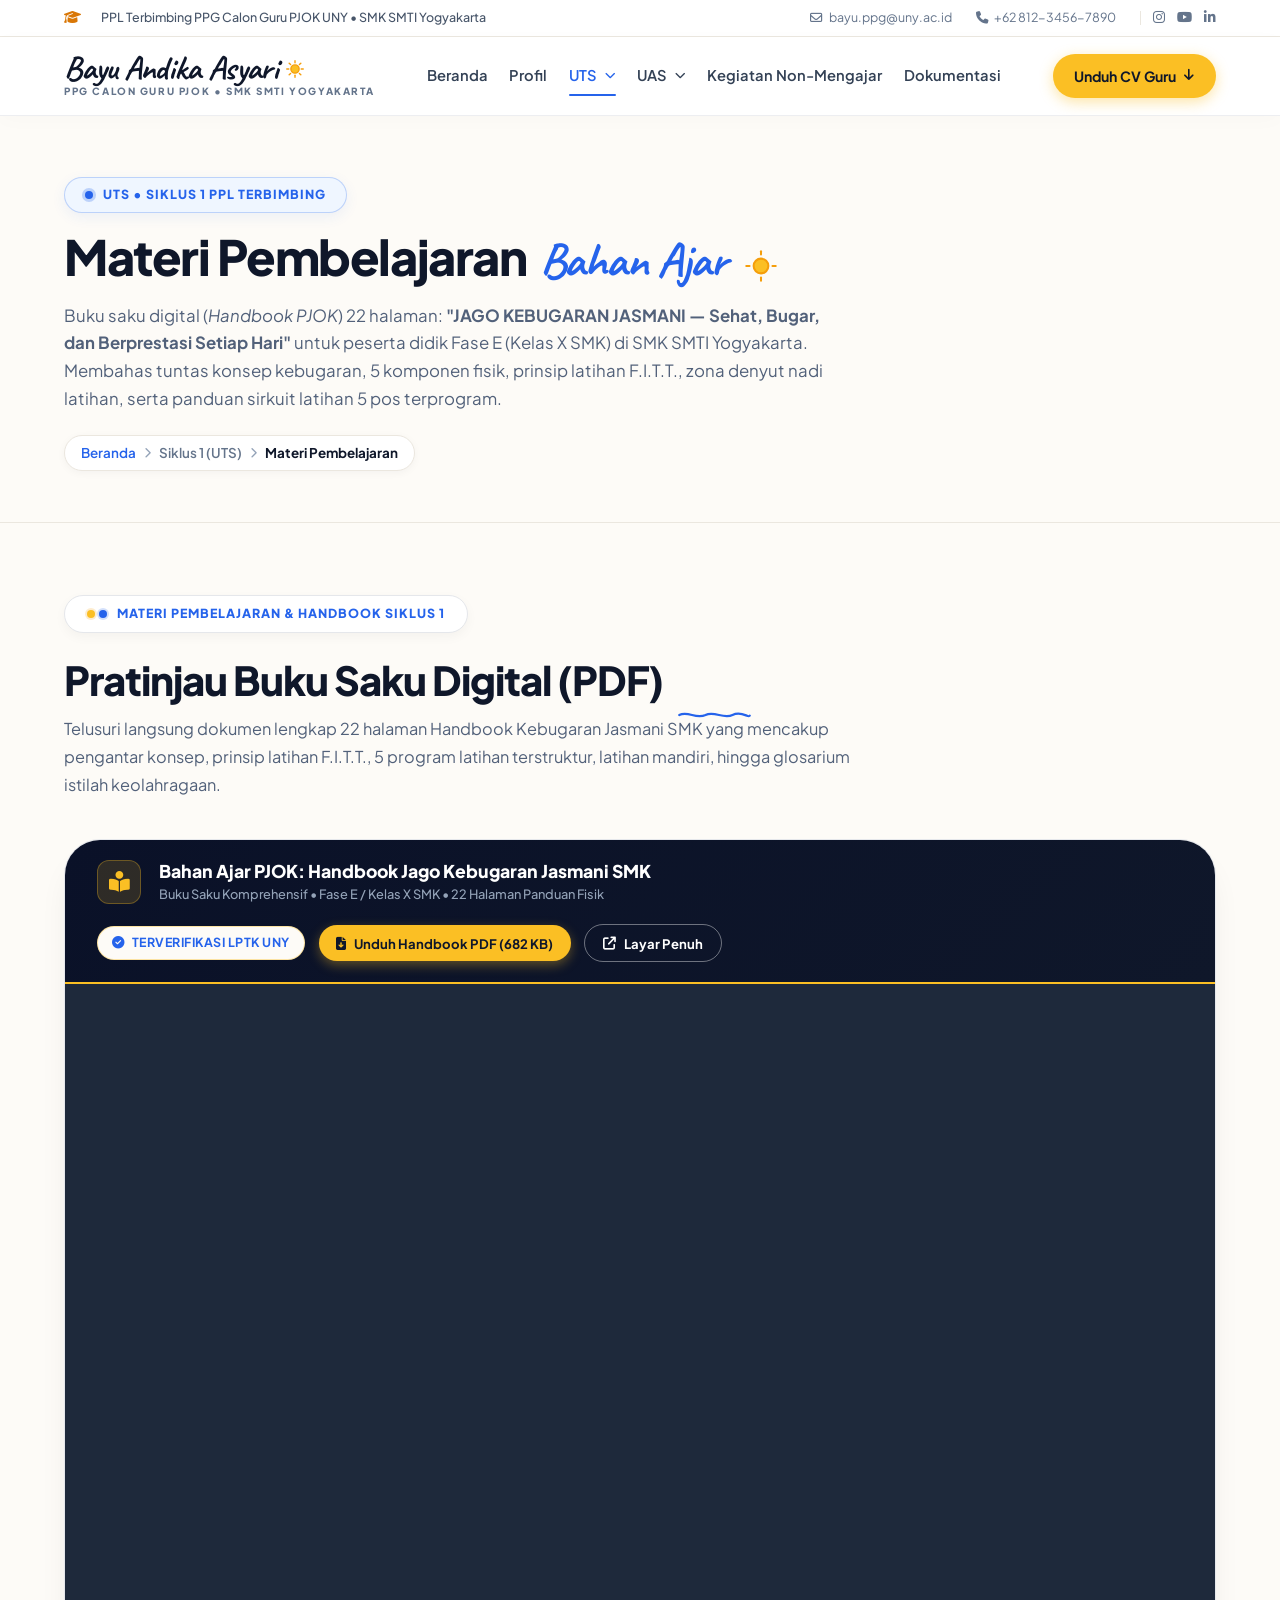
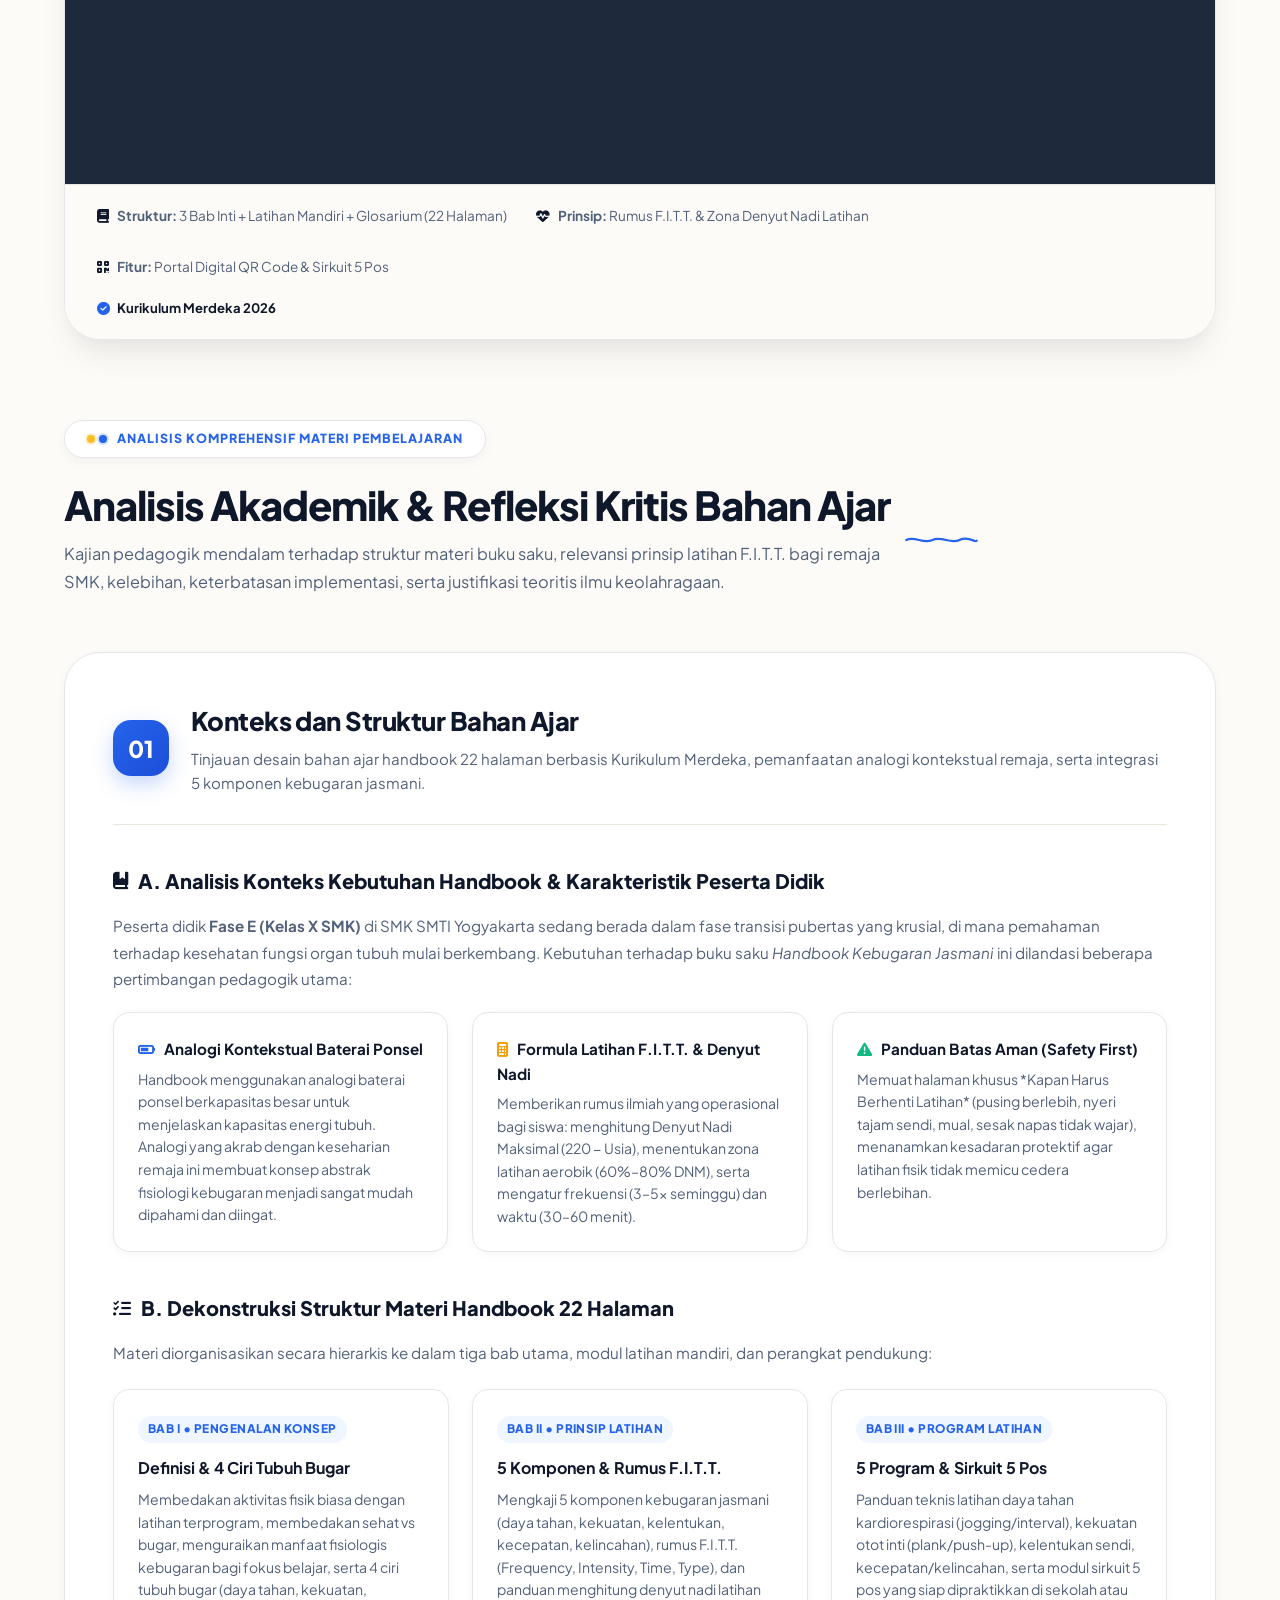
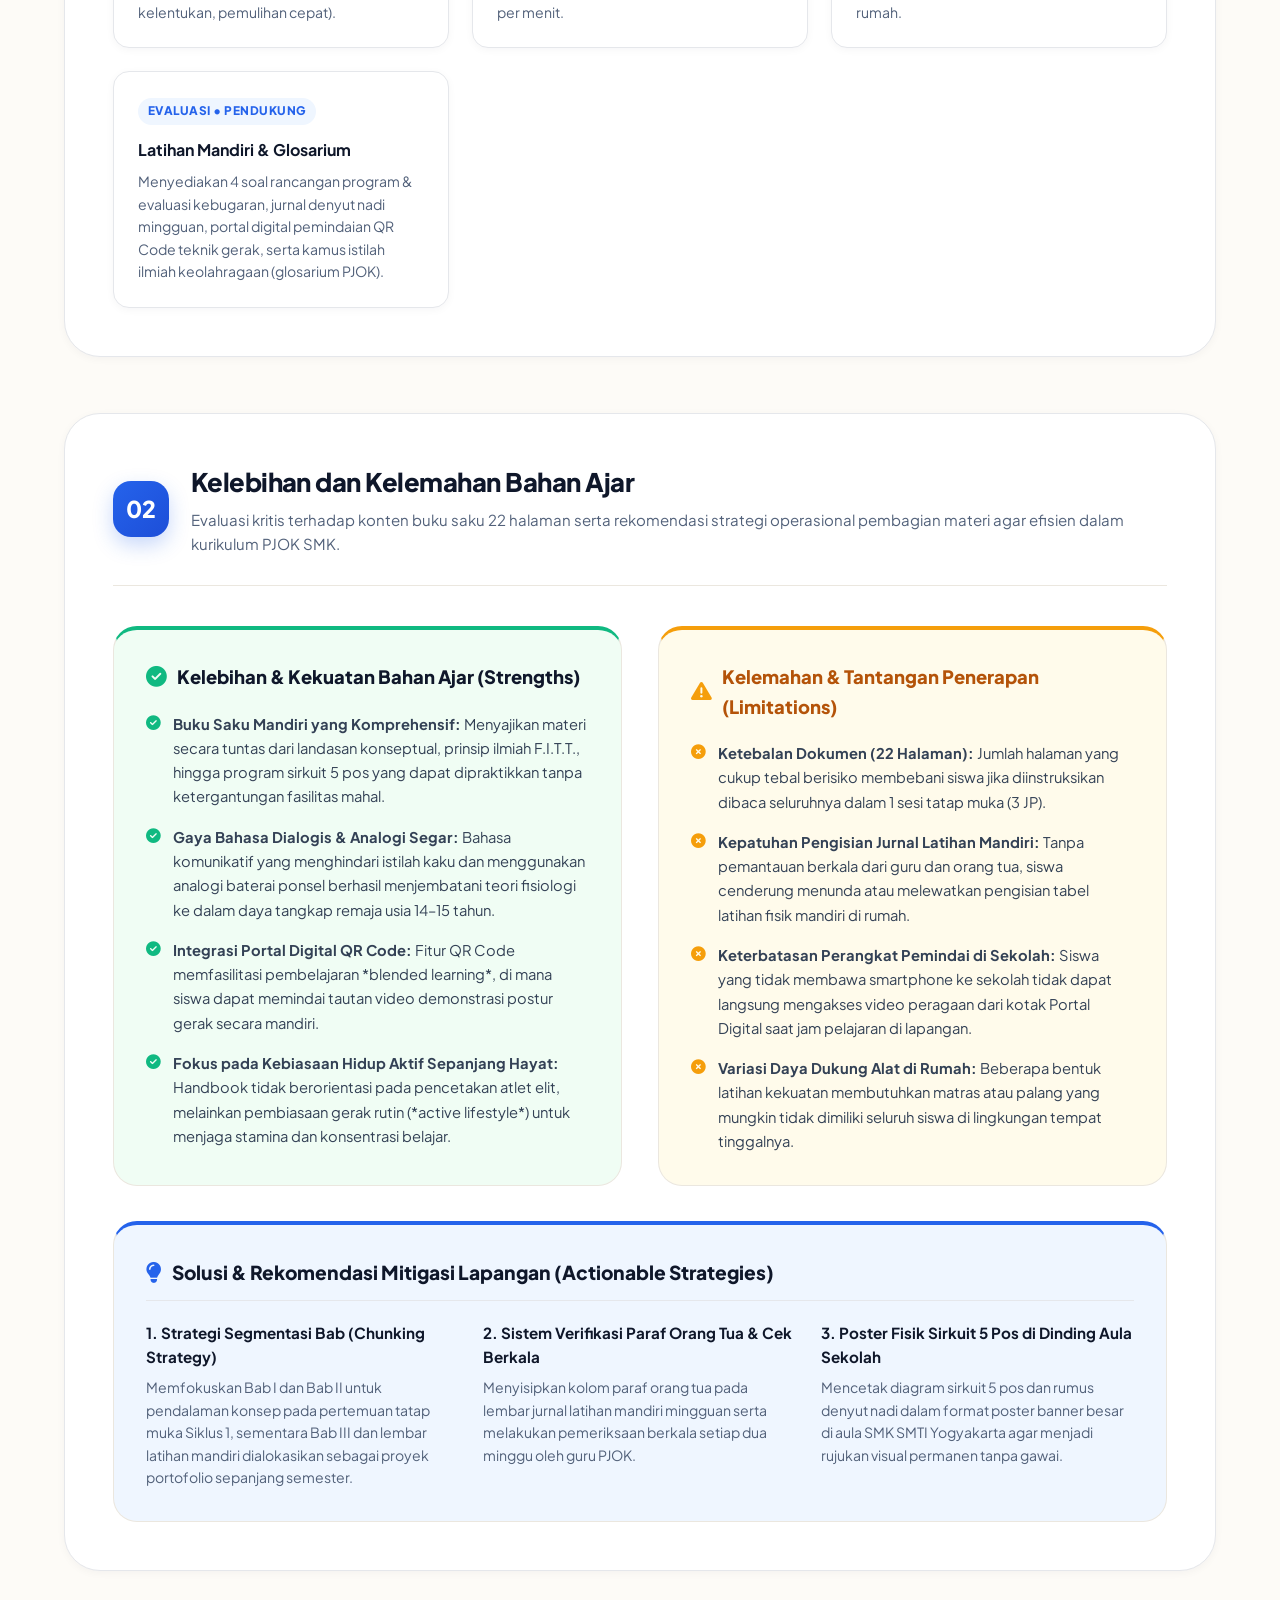
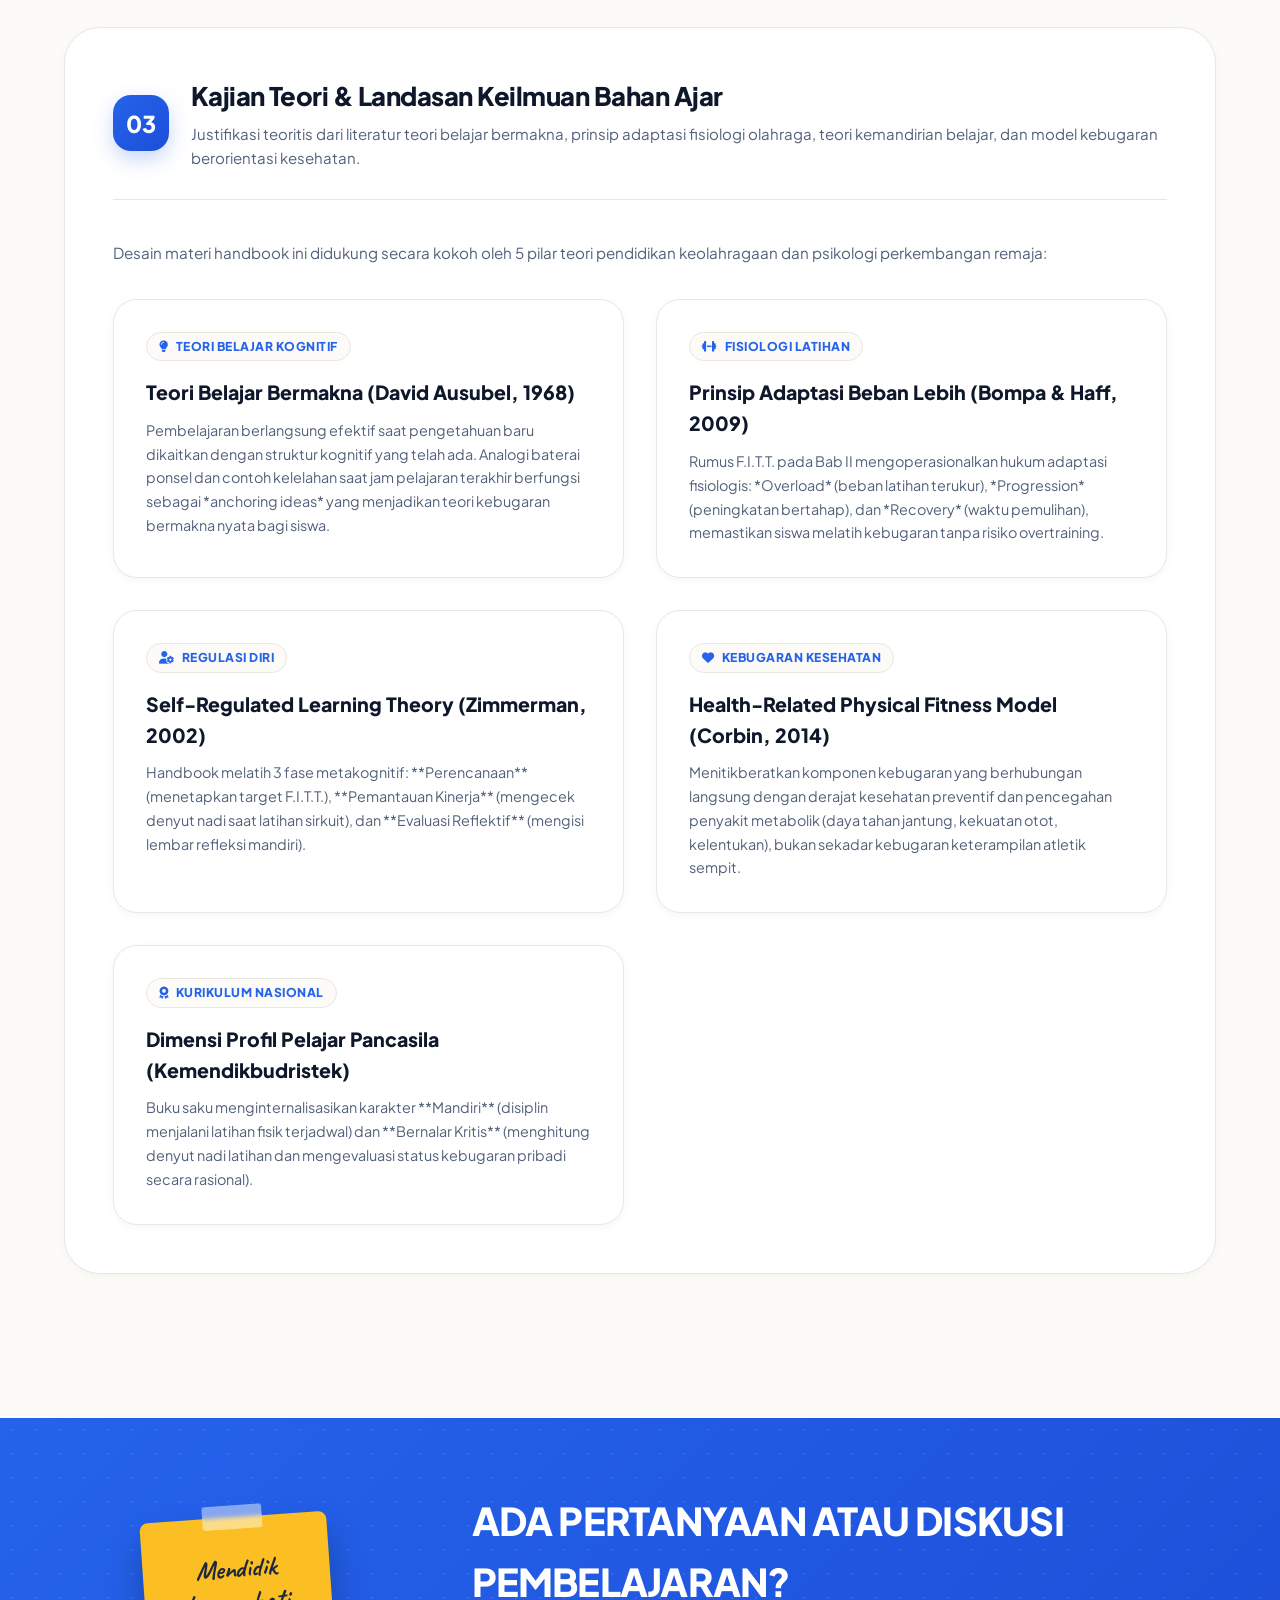
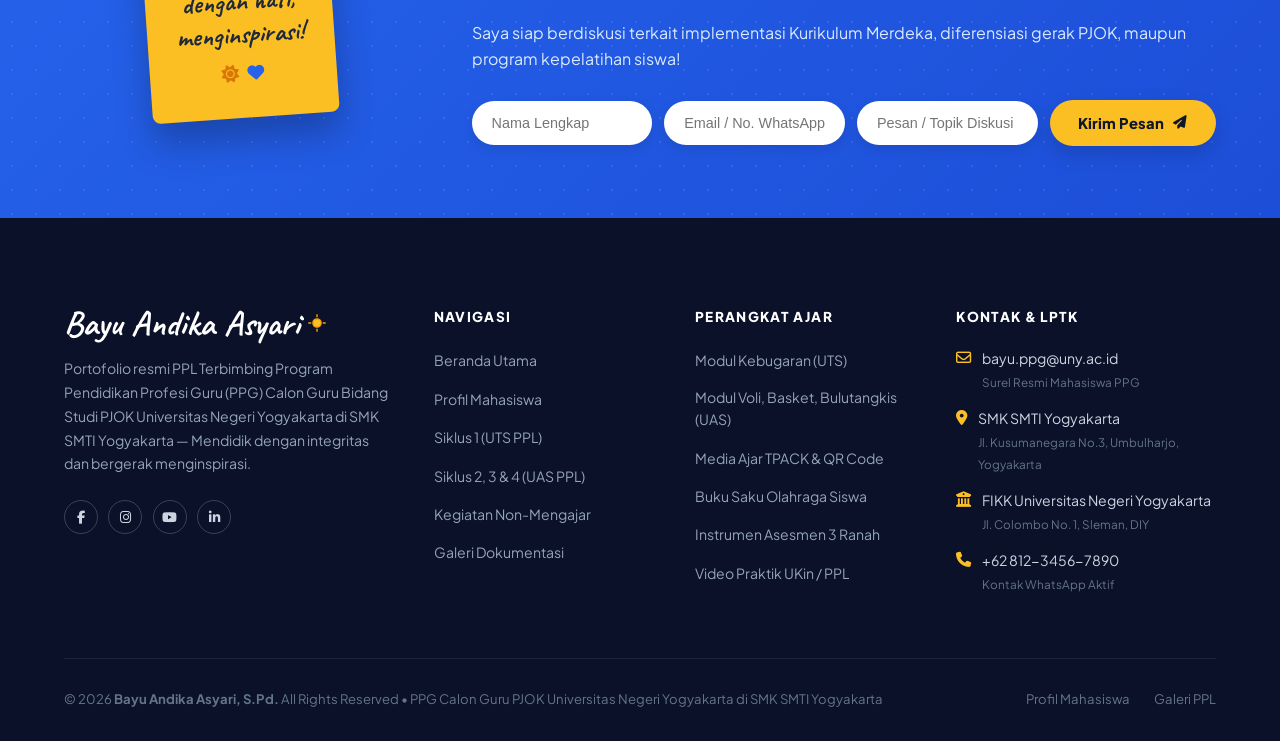
<file: UTS/materi.html>
<!doctype html>
<html lang="id">
  <head>
    <meta charset="UTF-8" />
    <meta name="viewport" content="width=device-width, initial-scale=1.0" />
    <title>UTS - Materi Pembelajaran PJOK | Bayu Andika Asyari, S.Pd. - UNY</title>

    <link rel="icon" type="image/png" href="../logo.png" />
    <link rel="preconnect" href="https://fonts.googleapis.com" />
    <link rel="preconnect" href="https://fonts.gstatic.com" crossorigin />
    <link href="https://fonts.googleapis.com/css2?family=Caveat:wght@600;700&family=Plus+Jakarta+Sans:wght@300;400;500;600;700;800&display=swap" rel="stylesheet" />
    <link rel="stylesheet" href="https://cdnjs.cloudflare.com/ajax/libs/font-awesome/6.5.1/css/all.min.css" />
    <link rel="stylesheet" href="../css/studio-theme.css?v=2.1" />
  </head>
  <body>
    <!-- =================================================================
       1. TOPBAR (Studio Theme)
       ================================================================= -->
    <!-- =================================================================
       1. TOPBAR (Studio Theme)
       ================================================================= -->
    <div class="topbar-studio">
      <div class="container topbar-studio-inner">
        <div class="topbar-left">
          <i class="fa-solid fa-graduation-cap lead-icon"></i>
          <span>PPL Terbimbing PPG Calon Guru PJOK UNY • SMK SMTI Yogyakarta</span>
        </div>

        <div class="topbar-right">
          <a href="mailto:bayu.ppg@uny.ac.id" class="topbar-contact-item">
            <i class="fa-regular fa-envelope"></i>
            <span>bayu.ppg@uny.ac.id</span>
          </a>
          <a href="tel:+6281234567890" class="topbar-contact-item">
            <i class="fa-solid fa-phone"></i>
            <span>+62 812-3456-7890</span>
          </a>

          <div class="topbar-socials">
            <a href="javascript:void(0)" onclick="showToast('Instagram Bayu Andika Asyari')" class="topbar-social-link" aria-label="Instagram"><i class="fa-brands fa-instagram"></i></a>
            <a href="javascript:void(0)" onclick="showToast('Kanal YouTube Pembelajaran PJOK')" class="topbar-social-link" aria-label="YouTube"><i class="fa-brands fa-youtube"></i></a>
            <a href="javascript:void(0)" onclick="showToast('LinkedIn Bayu Andika Asyari')" class="topbar-social-link" aria-label="LinkedIn"><i class="fa-brands fa-linkedin-in"></i></a>
          </div>
        </div>
      </div>
    </div>

    <!-- =================================================================
       2. MAIN NAVBAR (Clean Studio Header + Script Logo & Sun Doodle)
       ================================================================= -->
    <header class="navbar-studio">
      <div class="container navbar-studio-inner">
        <!-- Brand Logo: Handwritten "Bayu Andika Asyari" with radiant Sun Doodle -->
        <a href="../index.html" class="brand-studio">
          <div class="brand-studio-text">
            <span class="brand-studio-logo">
              Bayu Andika Asyari
              <!-- Sun Doodle SVG with Rays -->
              <svg class="sun-logo-doodle" viewBox="0 0 32 32" fill="none" xmlns="http://www.w3.org/2000/svg">
                <circle cx="16" cy="16" r="6" fill="#FBBF24" stroke="#F59E0B" stroke-width="2" />
                <line x1="16" y1="4" x2="16" y2="7" stroke="#F59E0B" stroke-width="2" stroke-linecap="round" />
                <line x1="16" y1="25" x2="16" y2="28" stroke="#F59E0B" stroke-width="2" stroke-linecap="round" />
                <line x1="4" y1="16" x2="7" y2="16" stroke="#F59E0B" stroke-width="2" stroke-linecap="round" />
                <line x1="25" y1="16" x2="28" y2="16" stroke="#F59E0B" stroke-width="2" stroke-linecap="round" />
                <line x1="7.5" y1="7.5" x2="9.6" y2="9.6" stroke="#F59E0B" stroke-width="2" stroke-linecap="round" />
                <line x1="22.4" y1="22.4" x2="24.5" y2="24.5" stroke="#F59E0B" stroke-width="2" stroke-linecap="round" />
                <line x1="7.5" y1="24.5" x2="9.6" y2="22.4" stroke="#F59E0B" stroke-width="2" stroke-linecap="round" />
                <line x1="22.4" y1="9.6" x2="24.5" y2="7.5" stroke="#F59E0B" stroke-width="2" stroke-linecap="round" />
              </svg>
            </span>
            <span class="brand-studio-sub">PPG CALON GURU PJOK • SMK SMTI Yogyakarta</span>
          </div>
        </a>

        <!-- Navigation Links: 6 Menu Items Required -->
        <nav>
          <ul class="nav-menu-studio">
            <!-- 1. Beranda -->
            <li><a href="../index.html" class="nav-link-studio">Beranda</a></li>

            <!-- 2. Profil -->
            <li><a href="../profil.html" class="nav-link-studio">Profil</a></li>

            <!-- 3. UTS Dropdown -->
            <li class="nav-studio-dropdown">
              <a href="rancangan.html" class="nav-link-studio active"> UTS <i class="fa-solid fa-chevron-down" style="font-size: 0.68rem; margin-left: 2px"></i> </a>
              <ul class="dropdown-studio-menu">
                <li>
                  <a href="rancangan.html" class="dropdown-studio-item"> <i class="fa-solid fa-file-pen"></i> Rancangan Pembelajaran </a>
                </li>
                <li>
                  <a href="media.html" class="dropdown-studio-item"> <i class="fa-solid fa-photo-film"></i> Media Pembelajaran </a>
                </li>
                <li>
                  <a href="materi.html" class="dropdown-studio-item active"> <i class="fa-solid fa-book-open-reader"></i> Materi Pembelajaran </a>
                </li>
                <li>
                  <a href="instrumen.html" class="dropdown-studio-item"> <i class="fa-solid fa-clipboard-check"></i> Instrumen Pembelajaran </a>
                </li>
              </ul>
            </li>

            <!-- 4. UAS Dropdown -->
            <li class="nav-studio-dropdown">
              <a href="../UAS/rancangan.html" class="nav-link-studio"> UAS <i class="fa-solid fa-chevron-down" style="font-size: 0.68rem; margin-left: 2px"></i> </a>
              <ul class="dropdown-studio-menu">
                <li>
                  <a href="../UAS/rancangan.html" class="dropdown-studio-item"> <i class="fa-solid fa-file-circle-check"></i> Rancangan Pembelajaran </a>
                </li>
                <li>
                  <a href="../UAS/media.html" class="dropdown-studio-item"> <i class="fa-solid fa-laptop-code"></i> Media Pembelajaran </a>
                </li>
                <li>
                  <a href="../UAS/materi.html" class="dropdown-studio-item"> <i class="fa-solid fa-book-bookmark"></i> Materi Pembelajaran </a>
                </li>
                <li>
                  <a href="../UAS/instrumen.html" class="dropdown-studio-item"> <i class="fa-solid fa-list-check"></i> Instrumen Pembelajaran </a>
                </li>
              </ul>
            </li>

            <!-- 5. Kegiatan Non-Mengajar -->
            <li><a href="../non-mengajar.html" class="nav-link-studio">Kegiatan Non-Mengajar</a></li>

            <!-- 6. Dokumentasi -->
            <li><a href="../dokumentasi.html" class="nav-link-studio">Dokumentasi</a></li>
          </ul>
        </nav>

        <!-- Right Action CTA: Golden-Yellow Pill Button -->
        <div style="display: flex; align-items: center; gap: 0.75rem">
          <a href="../profil.html#cv" class="btn-nav-connect" onclick="showToast('Unduh CV Guru Digital...')">
            <span>Unduh CV Guru</span>
            <i class="fa-solid fa-arrow-down"></i>
          </a>
          <button class="mobile-studio-toggle" aria-label="Buka Menu Navigasi">
            <i class="fa-solid fa-bars"></i>
          </button>
        </div>
      </div>
    </header>

    <!-- =================================================================
       3. SUBPAGE HERO HEADER (Studio Theme)
       ================================================================= -->
    <section class="subpage-studio-hero">
      <div class="container">
        <div class="hero-studio-badge" style="margin-bottom: 1rem">
          <span class="badge-dot"></span>
          <span>UTS &bull; SIKLUS 1 PPL TERBIMBING</span>
        </div>

        <h1 class="subpage-hero-title">
          Materi Pembelajaran
          <span class="script-highlight" style="font-family: var(--font-script); color: var(--color-primary-blue); font-weight: 700; margin-left: 6px">
            Bahan Ajar
            <svg class="sun-doodle-hero" viewBox="0 0 44 44" fill="none" xmlns="http://www.w3.org/2000/svg" style="width: 36px; height: 36px; vertical-align: middle; margin-left: 6px">
              <circle cx="22" cy="22" r="9" fill="#FBBF24" stroke="#F59E0B" stroke-width="2.5" />
              <line x1="22" y1="4" x2="22" y2="8" stroke="#F59E0B" stroke-width="2.5" stroke-linecap="round" />
              <line x1="22" y1="36" x2="22" y2="40" stroke="#F59E0B" stroke-width="2.5" stroke-linecap="round" />
              <line x1="4" y1="22" x2="8" y2="22" stroke="#F59E0B" stroke-width="2.5" stroke-linecap="round" />
              <line x1="36" y1="22" x2="40" y2="22" stroke="#F59E0B" stroke-width="2.5" stroke-linecap="round" />
            </svg>
          </span>
        </h1>

        <p class="subpage-hero-desc">
          Buku saku digital (<em>Handbook PJOK</em>) 22 halaman: <strong>"JAGO KEBUGARAN JASMANI — Sehat, Bugar, dan Berprestasi Setiap Hari"</strong> untuk peserta didik Fase E (Kelas X SMK) di SMK SMTI Yogyakarta. Membahas tuntas konsep
          kebugaran, 5 komponen fisik, prinsip latihan F.I.T.T., zona denyut nadi latihan, serta panduan sirkuit latihan 5 pos terprogram.
        </p>

        <div class="studio-breadcrumb">
          <a href="../index.html">Beranda</a>
          <i class="fa-solid fa-chevron-right"></i>
          <span>Siklus 1 (UTS)</span>
          <i class="fa-solid fa-chevron-right"></i>
          <span style="color: var(--color-midnight); font-weight: 700">Materi Pembelajaran</span>
        </div>
      </div>
    </section>

    <!-- =================================================================
       4. MAIN CONTENT
       ================================================================= -->
    <main style="background: var(--color-bg-ivory); padding: 4.5rem 0 5.5rem">
      <div class="container">
        <!-- =============================================================
           A. INTERACTIVE PDF VIEWER SECTION
           ============================================================= -->
        <section style="margin-bottom: 5rem">
          <div class="section-agency-head" style="margin-bottom: 2.5rem">
            <div class="badge-pill-group">
              <span class="twin-dot-icon"> <span></span><span></span> </span>
              <span>MATERI PEMBELAJARAN &amp; HANDBOOK SIKLUS 1</span>
            </div>
            <h2 class="section-agency-title">
              Pratinjau Buku Saku Digital (PDF)
              <span class="wavy-squiggle-wrap" style="display: inline-block; vertical-align: middle; margin-left: 8px">
                <svg class="wavy-squiggle-svg" viewBox="0 0 100 16" fill="none" xmlns="http://www.w3.org/2000/svg" style="width: 75px; height: 12px">
                  <path d="M3 8C15 2 25 14 38 8C50 2 62 14 74 8C86 2 95 12 97 9" stroke="#2563EB" stroke-width="3" stroke-linecap="round" />
                </svg>
              </span>
            </h2>
            <p class="section-agency-subtitle">
              Telusuri langsung dokumen lengkap 22 halaman Handbook Kebugaran Jasmani SMK yang mencakup pengantar konsep, prinsip latihan F.I.T.T., 5 program latihan terstruktur, latihan mandiri, hingga glosarium istilah keolahragaan.
            </p>
          </div>

          <!-- PDF Viewer Container Card -->
          <div class="pdf-viewer-card">
            <!-- Toolbar -->
            <div class="pdf-viewer-toolbar">
              <div class="pdf-toolbar-info">
                <div class="pdf-toolbar-icon">
                  <i class="fa-solid fa-book-open-reader"></i>
                </div>
                <div>
                  <div class="pdf-toolbar-title">Bahan Ajar PJOK: Handbook Jago Kebugaran Jasmani SMK</div>
                  <div class="pdf-toolbar-sub">Buku Saku Komprehensif • Fase E / Kelas X SMK • 22 Halaman Panduan Fisik</div>
                </div>
              </div>

              <div class="pdf-toolbar-actions">
                <span class="tag-pill" style="background: rgba(251, 191, 36, 0.15); color: #f59e0b; font-weight: 700; border: 1px solid rgba(251, 191, 36, 0.4); padding: 6px 14px; font-size: 0.78rem; border-radius: var(--radius-pill)">
                  <i class="fa-solid fa-circle-check" style="margin-right: 5px"></i> Terverifikasi LPTK UNY
                </span>
                <a href="../Dokumen/Materi Siklus 1.pdf" download="Bahan_Ajar_PJOK_Siklus1_BayuAndikaAsyari.pdf" class="btn btn-primary-lime btn-sm"> <i class="fa-solid fa-file-arrow-down"></i> Unduh Handbook PDF (682 KB) </a>
                <a href="../Dokumen/Materi Siklus 1.pdf" target="_blank" rel="noopener noreferrer" class="btn btn-outline-light btn-sm" style="border-color: rgba(255, 255, 255, 0.4); color: #ffffff">
                  <i class="fa-solid fa-arrow-up-right-from-square"></i> Layar Penuh
                </a>
              </div>
            </div>

            <!-- Embedded Frame -->
            <div class="pdf-frame-wrapper">
              <iframe src="../Dokumen/Materi Siklus 1.pdf#toolbar=1&navpanes=0&scrollbar=1" title="Bahan Ajar Siklus 1 Bayu Andika Asyari" loading="lazy">
                <p style="padding: 2rem; color: #ffffff; text-align: center">
                  Peramban Anda tidak mendukung tampilan PDF langsung. Silakan
                  <a href="../Dokumen/Materi Siklus 1.pdf" target="_blank" style="color: var(--color-accent-lime); font-weight: bold; text-decoration: underline"> Klik di sini untuk mengunduh atau membuka Bahan Ajar Siklus 1 (.PDF) </a>.
                </p>
              </iframe>
            </div>

            <!-- Footer Metadata Bar -->
            <div style="background: var(--color-bg-ivory); padding: 1.25rem 2rem; border-top: 1px solid var(--color-border-subtle); display: flex; align-items: center; justify-content: space-between; flex-wrap: wrap; gap: 1rem">
              <div style="display: flex; align-items: center; gap: 1.8rem; flex-wrap: wrap">
                <div style="font-size: 0.85rem; color: var(--color-text-muted)">
                  <i class="fa-solid fa-book" style="color: var(--color-primary-dark); margin-right: 6px"></i>
                  <strong>Struktur:</strong> 3 Bab Inti + Latihan Mandiri + Glosarium (22 Halaman)
                </div>
                <div style="font-size: 0.85rem; color: var(--color-text-muted)">
                  <i class="fa-solid fa-heart-pulse" style="color: var(--color-primary-dark); margin-right: 6px"></i>
                  <strong>Prinsip:</strong> Rumus F.I.T.T. &amp; Zona Denyut Nadi Latihan
                </div>
                <div style="font-size: 0.85rem; color: var(--color-text-muted)">
                  <i class="fa-solid fa-qrcode" style="color: var(--color-primary-dark); margin-right: 6px"></i>
                  <strong>Fitur:</strong> Portal Digital QR Code &amp; Sirkuit 5 Pos
                </div>
              </div>
              <div>
                <a href="javascript:void(0)" onclick="showToast('Buku Saku Resmi PPG UNY 2026')" style="font-size: 0.82rem; color: var(--color-primary-dark); font-weight: 700; text-decoration: none">
                  <i class="fa-solid fa-circle-check" style="color: var(--color-primary-blue); margin-right: 5px"></i> Kurikulum Merdeka 2026
                </a>
              </div>
            </div>
          </div>
        </section>

        <!-- =============================================================
           B. COMPREHENSIVE ANALYSIS OF THE TEACHING MATERIAL
           ============================================================= -->
        <section>
          <div class="section-agency-head" style="margin-bottom: 3.5rem">
            <div class="badge-pill-group">
              <span class="twin-dot-icon"> <span></span><span></span> </span>
              <span>ANALISIS KOMPREHENSIF MATERI PEMBELAJARAN</span>
            </div>
            <h2 class="section-agency-title">
              Analisis Akademik &amp; Refleksi Kritis Bahan Ajar
              <span class="wavy-squiggle-wrap" style="display: inline-block; vertical-align: middle; margin-left: 8px">
                <svg class="wavy-squiggle-svg" viewBox="0 0 100 16" fill="none" xmlns="http://www.w3.org/2000/svg" style="width: 75px; height: 12px">
                  <path d="M3 8C15 2 25 14 38 8C50 2 62 14 74 8C86 2 95 12 97 9" stroke="#2563EB" stroke-width="3" stroke-linecap="round" />
                </svg>
              </span>
            </h2>
            <p class="section-agency-subtitle">
              Kajian pedagogik mendalam terhadap struktur materi buku saku, relevansi prinsip latihan F.I.T.T. bagi remaja SMK, kelebihan, keterbatasan implementasi, serta justifikasi teoritis ilmu keolahragaan.
            </p>
          </div>

          <!-- =========================================================
             1. KONTEKS DAN TUJUAN MATERI
             ========================================================= -->
          <article class="analysis-module-card">
            <div class="analysis-module-header">
              <div class="analysis-module-num">01</div>
              <div>
                <h3 class="analysis-module-title">Konteks dan Struktur Bahan Ajar</h3>
                <p class="analysis-module-desc">Tinjauan desain bahan ajar handbook 22 halaman berbasis Kurikulum Merdeka, pemanfaatan analogi kontekstual remaja, serta integrasi 5 komponen kebugaran jasmani.</p>
              </div>
            </div>

            <div class="analysis-content-body">
              <!-- Konteks Kebutuhan Bahan Ajar -->
              <div style="margin-bottom: 2.5rem">
                <h4 style="font-size: 1.25rem; font-weight: 800; color: var(--color-primary-dark); margin-bottom: 1rem; display: flex; align-items: center; gap: 0.65rem">
                  <i class="fa-solid fa-book-bookmark" style="color: var(--color-primary-dark); font-size: 1.1rem"></i>
                  A. Analisis Konteks Kebutuhan Handbook &amp; Karakteristik Peserta Didik
                </h4>
                <p style="font-size: 0.95rem; color: var(--color-text-muted); line-height: 1.75; margin-bottom: 1.2rem">
                  Peserta didik <strong>Fase E (Kelas X SMK)</strong> di SMK SMTI Yogyakarta sedang berada dalam fase transisi pubertas yang krusial, di mana pemahaman terhadap kesehatan fungsi organ tubuh mulai berkembang. Kebutuhan
                  terhadap buku saku <em>Handbook Kebugaran Jasmani</em> ini dilandasi beberapa pertimbangan pedagogik utama:
                </p>

                <div style="display: grid; grid-template-columns: repeat(auto-fit, minmax(320px, 1fr)); gap: 1.5rem; margin-bottom: 1.5rem">
                  <div style="background: #ffffff; border-radius: var(--radius-md); padding: 1.5rem; border-left: 4px solid var(--color-primary-blue); border: 1px solid var(--color-border-card); box-shadow: var(--shadow-sm)">
                    <strong style="display: block; color: var(--color-primary-dark); font-size: 0.95rem; margin-bottom: 0.4rem">
                      <i class="fa-solid fa-battery-three-quarters" style="margin-right: 6px; color: var(--color-primary-blue)"></i> Analogi Kontekstual Baterai Ponsel
                    </strong>
                    <p style="font-size: 0.88rem; color: var(--color-text-muted); line-height: 1.6; margin: 0">
                      Handbook menggunakan analogi baterai ponsel berkapasitas besar untuk menjelaskan kapasitas energi tubuh. Analogi yang akrab dengan keseharian remaja ini membuat konsep abstrak fisiologi kebugaran menjadi sangat mudah
                      dipahami dan diingat.
                    </p>
                  </div>

                  <div style="background: #ffffff; border-radius: var(--radius-md); padding: 1.5rem; border-left: 4px solid #f59e0b; border: 1px solid var(--color-border-card); box-shadow: var(--shadow-sm)">
                    <strong style="display: block; color: var(--color-primary-dark); font-size: 0.95rem; margin-bottom: 0.4rem">
                      <i class="fa-solid fa-calculator" style="margin-right: 6px; color: #f59e0b"></i> Formula Latihan F.I.T.T. &amp; Denyut Nadi
                    </strong>
                    <p style="font-size: 0.88rem; color: var(--color-text-muted); line-height: 1.6; margin: 0">
                      Memberikan rumus ilmiah yang operasional bagi siswa: menghitung Denyut Nadi Maksimal (220 − Usia), menentukan zona latihan aerobik (60%–80% DNM), serta mengatur frekuensi (3–5x seminggu) dan waktu (30–60 menit).
                    </p>
                  </div>

                  <div style="background: #ffffff; border-radius: var(--radius-md); padding: 1.5rem; border-left: 4px solid #10b981; border: 1px solid var(--color-border-card); box-shadow: var(--shadow-sm)">
                    <strong style="display: block; color: var(--color-primary-dark); font-size: 0.95rem; margin-bottom: 0.4rem">
                      <i class="fa-solid fa-triangle-exclamation" style="margin-right: 6px; color: #10b981"></i> Panduan Batas Aman (Safety First)
                    </strong>
                    <p style="font-size: 0.88rem; color: var(--color-text-muted); line-height: 1.6; margin: 0">
                      Memuat halaman khusus *Kapan Harus Berhenti Latihan* (pusing berlebih, nyeri tajam sendi, mual, sesak napas tidak wajar), menanamkan kesadaran protektif agar latihan fisik tidak memicu cedera berlebihan.
                    </p>
                  </div>
                </div>
              </div>

              <!-- Dekonstruksi Struktur Bab -->
              <div>
                <h4 style="font-size: 1.25rem; font-weight: 800; color: var(--color-primary-dark); margin-bottom: 1rem; display: flex; align-items: center; gap: 0.65rem">
                  <i class="fa-solid fa-list-check" style="color: var(--color-primary-dark); font-size: 1.1rem"></i>
                  B. Dekonstruksi Struktur Materi Handbook 22 Halaman
                </h4>
                <p style="font-size: 0.95rem; color: var(--color-text-muted); line-height: 1.7; margin-bottom: 1.4rem">Materi diorganisasikan secara hierarkis ke dalam tiga bab utama, modul latihan mandiri, dan perangkat pendukung:</p>

                <div style="display: grid; grid-template-columns: repeat(auto-fit, minmax(260px, 1fr)); gap: 1.4rem">
                  <div style="background: #ffffff; border: 1.5px solid var(--color-border-card); border-radius: var(--radius-md); padding: 1.5rem; box-shadow: var(--shadow-sm)">
                    <div
                      style="
                        display: inline-block;
                        background: var(--color-primary-blue-light);
                        color: var(--color-primary-blue);
                        font-size: 0.74rem;
                        font-weight: 800;
                        padding: 4px 10px;
                        border-radius: var(--radius-pill);
                        margin-bottom: 0.75rem;
                        letter-spacing: 0.04em;
                      "
                    >
                      BAB I • PENGENALAN KONSEP
                    </div>
                    <h5 style="font-size: 1rem; font-weight: 700; color: var(--color-primary-dark); margin-bottom: 0.5rem">Definisi &amp; 4 Ciri Tubuh Bugar</h5>
                    <p style="font-size: 0.88rem; color: var(--color-text-muted); line-height: 1.6; margin: 0">
                      Membedakan aktivitas fisik biasa dengan latihan terprogram, membedakan sehat vs bugar, menguraikan manfaat fisiologis kebugaran bagi fokus belajar, serta 4 ciri tubuh bugar (daya tahan, kekuatan, kelentukan, pemulihan
                      cepat).
                    </p>
                  </div>

                  <div style="background: #ffffff; border: 1.5px solid var(--color-border-card); border-radius: var(--radius-md); padding: 1.5rem; box-shadow: var(--shadow-sm)">
                    <div
                      style="
                        display: inline-block;
                        background: var(--color-primary-blue-light);
                        color: var(--color-primary-blue);
                        font-size: 0.74rem;
                        font-weight: 800;
                        padding: 4px 10px;
                        border-radius: var(--radius-pill);
                        margin-bottom: 0.75rem;
                        letter-spacing: 0.04em;
                      "
                    >
                      BAB II • PRINSIP LATIHAN
                    </div>
                    <h5 style="font-size: 1rem; font-weight: 700; color: var(--color-primary-dark); margin-bottom: 0.5rem">5 Komponen &amp; Rumus F.I.T.T.</h5>
                    <p style="font-size: 0.88rem; color: var(--color-text-muted); line-height: 1.6; margin: 0">
                      Mengkaji 5 komponen kebugaran jasmani (daya tahan, kekuatan, kelentukan, kecepatan, kelincahan), rumus F.I.T.T. (Frequency, Intensity, Time, Type), dan panduan menghitung denyut nadi latihan per menit.
                    </p>
                  </div>

                  <div style="background: #ffffff; border: 1.5px solid var(--color-border-card); border-radius: var(--radius-md); padding: 1.5rem; box-shadow: var(--shadow-sm)">
                    <div
                      style="
                        display: inline-block;
                        background: var(--color-primary-blue-light);
                        color: var(--color-primary-blue);
                        font-size: 0.74rem;
                        font-weight: 800;
                        padding: 4px 10px;
                        border-radius: var(--radius-pill);
                        margin-bottom: 0.75rem;
                        letter-spacing: 0.04em;
                      "
                    >
                      BAB III • PROGRAM LATIHAN
                    </div>
                    <h5 style="font-size: 1rem; font-weight: 700; color: var(--color-primary-dark); margin-bottom: 0.5rem">5 Program &amp; Sirkuit 5 Pos</h5>
                    <p style="font-size: 0.88rem; color: var(--color-text-muted); line-height: 1.6; margin: 0">
                      Panduan teknis latihan daya tahan kardiorespirasi (jogging/interval), kekuatan otot inti (plank/push-up), kelentukan sendi, kecepatan/kelincahan, serta modul sirkuit 5 pos yang siap dipraktikkan di sekolah atau rumah.
                    </p>
                  </div>

                  <div style="background: #ffffff; border: 1.5px solid var(--color-border-card); border-radius: var(--radius-md); padding: 1.5rem; box-shadow: var(--shadow-sm)">
                    <div
                      style="
                        display: inline-block;
                        background: var(--color-primary-blue-light);
                        color: var(--color-primary-blue);
                        font-size: 0.74rem;
                        font-weight: 800;
                        padding: 4px 10px;
                        border-radius: var(--radius-pill);
                        margin-bottom: 0.75rem;
                        letter-spacing: 0.04em;
                      "
                    >
                      EVALUASI • PENDUKUNG
                    </div>
                    <h5 style="font-size: 1rem; font-weight: 700; color: var(--color-primary-dark); margin-bottom: 0.5rem">Latihan Mandiri &amp; Glosarium</h5>
                    <p style="font-size: 0.88rem; color: var(--color-text-muted); line-height: 1.6; margin: 0">
                      Menyediakan 4 soal rancangan program &amp; evaluasi kebugaran, jurnal denyut nadi mingguan, portal digital pemindaian QR Code teknik gerak, serta kamus istilah ilmiah keolahragaan (glosarium PJOK).
                    </p>
                  </div>
                </div>
              </div>
            </div>
          </article>

          <!-- =========================================================
             2. KELEBIHAN DAN KEKURANGAN MATERI
             ========================================================= -->
          <article class="analysis-module-card">
            <div class="analysis-module-header">
              <div class="analysis-module-num">02</div>
              <div>
                <h3 class="analysis-module-title">Kelebihan dan Kelemahan Bahan Ajar</h3>
                <p class="analysis-module-desc">Evaluasi kritis terhadap konten buku saku 22 halaman serta rekomendasi strategi operasional pembagian materi agar efisien dalam kurikulum PJOK SMK.</p>
              </div>
            </div>

            <div class="analysis-content-body">
              <div class="analysis-grid-2col">
                <!-- Kolom Kelebihan -->
                <div class="analysis-box-item pro">
                  <div class="analysis-box-title" style="color: var(--color-primary-dark)">
                    <i class="fa-solid fa-circle-check" style="color: #10b981; font-size: 1.3rem"></i>
                    Kelebihan &amp; Kekuatan Bahan Ajar (Strengths)
                  </div>
                  <ul class="analysis-list">
                    <li>
                      <i class="fa-solid fa-check-circle" style="color: #10b981"></i>
                      <div>
                        <strong>Buku Saku Mandiri yang Komprehensif:</strong>
                        Menyajikan materi secara tuntas dari landasan konseptual, prinsip ilmiah F.I.T.T., hingga program sirkuit 5 pos yang dapat dipraktikkan tanpa ketergantungan fasilitas mahal.
                      </div>
                    </li>
                    <li>
                      <i class="fa-solid fa-check-circle" style="color: #10b981"></i>
                      <div>
                        <strong>Gaya Bahasa Dialogis &amp; Analogi Segar:</strong>
                        Bahasa komunikatif yang menghindari istilah kaku dan menggunakan analogi baterai ponsel berhasil menjembatani teori fisiologi ke dalam daya tangkap remaja usia 14–15 tahun.
                      </div>
                    </li>
                    <li>
                      <i class="fa-solid fa-check-circle" style="color: #10b981"></i>
                      <div>
                        <strong>Integrasi Portal Digital QR Code:</strong>
                        Fitur QR Code memfasilitasi pembelajaran *blended learning*, di mana siswa dapat memindai tautan video demonstrasi postur gerak secara mandiri.
                      </div>
                    </li>
                    <li>
                      <i class="fa-solid fa-check-circle" style="color: #10b981"></i>
                      <div>
                        <strong>Fokus pada Kebiasaan Hidup Aktif Sepanjang Hayat:</strong>
                        Handbook tidak berorientasi pada pencetakan atlet elit, melainkan pembiasaan gerak rutin (*active lifestyle*) untuk menjaga stamina dan konsentrasi belajar.
                      </div>
                    </li>
                  </ul>
                </div>

                <!-- Kolom Kekurangan -->
                <div class="analysis-box-item con">
                  <div class="analysis-box-title" style="color: #b45309">
                    <i class="fa-solid fa-triangle-exclamation" style="color: #f59e0b; font-size: 1.3rem"></i>
                    Kelemahan &amp; Tantangan Penerapan (Limitations)
                  </div>
                  <ul class="analysis-list">
                    <li>
                      <i class="fa-solid fa-circle-xmark" style="color: #f59e0b"></i>
                      <div>
                        <strong>Ketebalan Dokumen (22 Halaman):</strong>
                        Jumlah halaman yang cukup tebal berisiko membebani siswa jika diinstruksikan dibaca seluruhnya dalam 1 sesi tatap muka (3 JP).
                      </div>
                    </li>
                    <li>
                      <i class="fa-solid fa-circle-xmark" style="color: #f59e0b"></i>
                      <div>
                        <strong>Kepatuhan Pengisian Jurnal Latihan Mandiri:</strong>
                        Tanpa pemantauan berkala dari guru dan orang tua, siswa cenderung menunda atau melewatkan pengisian tabel latihan fisik mandiri di rumah.
                      </div>
                    </li>
                    <li>
                      <i class="fa-solid fa-circle-xmark" style="color: #f59e0b"></i>
                      <div>
                        <strong>Keterbatasan Perangkat Pemindai di Sekolah:</strong>
                        Siswa yang tidak membawa smartphone ke sekolah tidak dapat langsung mengakses video peragaan dari kotak Portal Digital saat jam pelajaran di lapangan.
                      </div>
                    </li>
                    <li>
                      <i class="fa-solid fa-circle-xmark" style="color: #f59e0b"></i>
                      <div>
                        <strong>Variasi Daya Dukung Alat di Rumah:</strong>
                        Beberapa bentuk latihan kekuatan membutuhkan matras atau palang yang mungkin tidak dimiliki seluruh siswa di lingkungan tempat tinggalnya.
                      </div>
                    </li>
                  </ul>
                </div>
              </div>

              <!-- Solusi dan Mitigasi -->
              <div class="analysis-box-item solution">
                <div class="analysis-box-title" style="color: var(--color-primary-dark); font-size: 1.2rem; border-bottom: 1px solid var(--color-border-card); padding-bottom: 0.75rem; margin-bottom: 1.25rem">
                  <i class="fa-solid fa-lightbulb" style="color: var(--color-primary-blue); font-size: 1.3rem"></i>
                  Solusi &amp; Rekomendasi Mitigasi Lapangan (Actionable Strategies)
                </div>
                <div style="display: grid; grid-template-columns: repeat(auto-fit, minmax(280px, 1fr)); gap: 1.5rem">
                  <div>
                    <h5 style="color: var(--color-primary-dark); font-size: 0.95rem; font-weight: 700; margin-bottom: 0.4rem">1. Strategi Segmentasi Bab (Chunking Strategy)</h5>
                    <p style="font-size: 0.88rem; color: var(--color-text-muted); line-height: 1.6; margin: 0">
                      Memfokuskan Bab I dan Bab II untuk pendalaman konsep pada pertemuan tatap muka Siklus 1, sementara Bab III dan lembar latihan mandiri dialokasikan sebagai proyek portofolio sepanjang semester.
                    </p>
                  </div>
                  <div>
                    <h5 style="color: var(--color-primary-dark); font-size: 0.95rem; font-weight: 700; margin-bottom: 0.4rem">2. Sistem Verifikasi Paraf Orang Tua &amp; Cek Berkala</h5>
                    <p style="font-size: 0.88rem; color: var(--color-text-muted); line-height: 1.6; margin: 0">
                      Menyisipkan kolom paraf orang tua pada lembar jurnal latihan mandiri mingguan serta melakukan pemeriksaan berkala setiap dua minggu oleh guru PJOK.
                    </p>
                  </div>
                  <div>
                    <h5 style="color: var(--color-primary-dark); font-size: 0.95rem; font-weight: 700; margin-bottom: 0.4rem">3. Poster Fisik Sirkuit 5 Pos di Dinding Aula Sekolah</h5>
                    <p style="font-size: 0.88rem; color: var(--color-text-muted); line-height: 1.6; margin: 0">
                      Mencetak diagram sirkuit 5 pos dan rumus denyut nadi dalam format poster banner besar di aula SMK SMTI Yogyakarta agar menjadi rujukan visual permanen tanpa gawai.
                    </p>
                  </div>
                </div>
              </div>
            </div>
          </article>

          <!-- =========================================================
             3. KAJIAN TEORI
             ========================================================= -->
          <article class="analysis-module-card">
            <div class="analysis-module-header">
              <div class="analysis-module-num">03</div>
              <div>
                <h3 class="analysis-module-title">Kajian Teori &amp; Landasan Keilmuan Bahan Ajar</h3>
                <p class="analysis-module-desc">Justifikasi teoritis dari literatur teori belajar bermakna, prinsip adaptasi fisiologi olahraga, teori kemandirian belajar, dan model kebugaran berorientasi kesehatan.</p>
              </div>
            </div>

            <div class="analysis-content-body">
              <p style="font-size: 0.95rem; color: var(--color-text-muted); line-height: 1.75; margin-bottom: 2rem">
                Desain materi handbook ini didukung secara kokoh oleh 5 pilar teori pendidikan keolahragaan dan psikologi perkembangan remaja:
              </p>

              <div class="theory-grid">
                <!-- Teori 1: Meaningful Learning Ausubel -->
                <div class="theory-card">
                  <span class="theory-badge"> <i class="fa-solid fa-lightbulb" style="margin-right: 5px"></i> Teori Belajar Kognitif </span>
                  <h4 class="theory-title">Teori Belajar Bermakna (David Ausubel, 1968)</h4>
                  <p class="theory-desc">
                    Pembelajaran berlangsung efektif saat pengetahuan baru dikaitkan dengan struktur kognitif yang telah ada. Analogi baterai ponsel dan contoh kelelahan saat jam pelajaran terakhir berfungsi sebagai *anchoring ideas* yang
                    menjadikan teori kebugaran bermakna nyata bagi siswa.
                  </p>
                </div>

                <!-- Teori 2: Fisiologi Latihan Bompa -->
                <div class="theory-card">
                  <span class="theory-badge"> <i class="fa-solid fa-dumbbell" style="margin-right: 5px"></i> Fisiologi Latihan </span>
                  <h4 class="theory-title">Prinsip Adaptasi Beban Lebih (Bompa &amp; Haff, 2009)</h4>
                  <p class="theory-desc">
                    Rumus F.I.T.T. pada Bab II mengoperasionalkan hukum adaptasi fisiologis: *Overload* (beban latihan terukur), *Progression* (peningkatan bertahap), dan *Recovery* (waktu pemulihan), memastikan siswa melatih kebugaran
                    tanpa risiko overtraining.
                  </p>
                </div>

                <!-- Teori 3: Self-Regulated Learning Zimmerman -->
                <div class="theory-card">
                  <span class="theory-badge"> <i class="fa-solid fa-user-gear" style="margin-right: 5px"></i> Regulasi Diri </span>
                  <h4 class="theory-title">Self-Regulated Learning Theory (Zimmerman, 2002)</h4>
                  <p class="theory-desc">
                    Handbook melatih 3 fase metakognitif: **Perencanaan** (menetapkan target F.I.T.T.), **Pemantauan Kinerja** (mengecek denyut nadi saat latihan sirkuit), dan **Evaluasi Reflektif** (mengisi lembar refleksi mandiri).
                  </p>
                </div>

                <!-- Teori 4: Health-Related Fitness Corbin -->
                <div class="theory-card">
                  <span class="theory-badge"> <i class="fa-solid fa-heart" style="margin-right: 5px"></i> Kebugaran Kesehatan </span>
                  <h4 class="theory-title">Health-Related Physical Fitness Model (Corbin, 2014)</h4>
                  <p class="theory-desc">
                    Menitikberatkan komponen kebugaran yang berhubungan langsung dengan derajat kesehatan preventif dan pencegahan penyakit metabolik (daya tahan jantung, kekuatan otot, kelentukan), bukan sekadar kebugaran keterampilan
                    atletik sempit.
                  </p>
                </div>

                <!-- Teori 5: Profil Pelajar Pancasila -->
                <div class="theory-card">
                  <span class="theory-badge"> <i class="fa-solid fa-award" style="margin-right: 5px"></i> Kurikulum Nasional </span>
                  <h4 class="theory-title">Dimensi Profil Pelajar Pancasila (Kemendikbudristek)</h4>
                  <p class="theory-desc">
                    Buku saku menginternalisasikan karakter **Mandiri** (disiplin menjalani latihan fisik terjadwal) dan **Bernalar Kritis** (menghitung denyut nadi latihan dan mengevaluasi status kebugaran pribadi secara rasional).
                  </p>
                </div>
              </div>
            </div>
          </article>
        </section>
      </div>
    </main>

    <!-- =================================================================
       5. CTA BANNER (Diskusi Pembelajaran & Kolaborasi)
       ================================================================= -->
    <section id="diskusi" class="section-cta-studio">
      <div class="container">
        <div class="cta-studio-container">
          <!-- Left Angled Yellow Sticky Note -->
          <div class="cta-sticky-note-wrapper">
            <div class="cta-yellow-sticky-note">
              <div class="sticky-note-text">
                Mendidik<br />
                dengan hati,<br />
                menginspirasi!
              </div>
              <div class="sticky-note-icons">
                <i class="fa-solid fa-sun" style="color: #d97706; font-size: 1.1rem"></i>
                <i class="fa-solid fa-heart" style="color: #2563eb; font-size: 1.05rem"></i>
              </div>
            </div>
          </div>

          <!-- Right Form Area -->
          <div class="cta-form-area">
            <h2>ADA PERTANYAAN ATAU DISKUSI PEMBELAJARAN?</h2>
            <p>Saya siap berdiskusi terkait implementasi Kurikulum Merdeka, diferensiasi gerak PJOK, maupun program kepelatihan siswa!</p>

            <form id="cta-project-form" class="cta-inline-form">
              <input type="text" id="cta-name" class="cta-input-studio" placeholder="Nama Lengkap" required />
              <input type="email" id="cta-email" class="cta-input-studio" placeholder="Email / No. WhatsApp" required />
              <input type="text" id="cta-message" class="cta-input-studio" placeholder="Pesan / Topik Diskusi" required />
              <button type="submit" class="btn-cta-submit">
                <span>Kirim Pesan</span>
                <i class="fa-solid fa-paper-plane"></i>
              </button>
            </form>
          </div>
        </div>
      </div>
    </section>

    <!-- =================================================================
       6. MIDNIGHT NAVY FOOTER
       ================================================================= -->
    <footer class="footer-midnight-studio">
      <div class="container">
        <div class="footer-studio-grid">
          <!-- Col 1: Brand Info -->
          <div>
            <a href="../index.html" class="footer-brand-logo">
              Bayu Andika Asyari
              <svg class="sun-logo-doodle" viewBox="0 0 32 32" fill="none" xmlns="http://www.w3.org/2000/svg">
                <circle cx="16" cy="16" r="6" fill="#FBBF24" stroke="#F59E0B" stroke-width="2" />
                <line x1="16" y1="4" x2="16" y2="7" stroke="#F59E0B" stroke-width="2" stroke-linecap="round" />
                <line x1="16" y1="25" x2="16" y2="28" stroke="#F59E0B" stroke-width="2" stroke-linecap="round" />
                <line x1="4" y1="16" x2="7" y2="16" stroke="#F59E0B" stroke-width="2" stroke-linecap="round" />
                <line x1="25" y1="16" x2="28" y2="16" stroke="#F59E0B" stroke-width="2" stroke-linecap="round" />
              </svg>
            </a>
            <p class="footer-brand-desc">
              Portofolio resmi PPL Terbimbing Program Pendidikan Profesi Guru (PPG) Calon Guru Bidang Studi PJOK Universitas Negeri Yogyakarta di SMK SMTI Yogyakarta — Mendidik dengan integritas dan bergerak menginspirasi.
            </p>
            <div class="footer-social-circles">
              <a href="javascript:void(0)" onclick="showStudioToast('Facebook')" class="footer-social-btn" aria-label="Facebook"><i class="fa-brands fa-facebook-f"></i></a>
              <a href="javascript:void(0)" onclick="showStudioToast('Instagram @bayuandikaasyari')" class="footer-social-btn" aria-label="Instagram"><i class="fa-brands fa-instagram"></i></a>
              <a href="javascript:void(0)" onclick="showStudioToast('YouTube Pembelajaran PJOK')" class="footer-social-btn" aria-label="YouTube"><i class="fa-brands fa-youtube"></i></a>
              <a href="javascript:void(0)" onclick="showStudioToast('LinkedIn Bayu Andika Asyari')" class="footer-social-btn" aria-label="LinkedIn"><i class="fa-brands fa-linkedin-in"></i></a>
            </div>
          </div>

          <!-- Col 2: NAVIGASI -->
          <div>
            <h4 class="footer-col-title">NAVIGASI</h4>
            <ul class="footer-links-list">
              <li><a href="../index.html" class="footer-link-item">Beranda Utama</a></li>
              <li><a href="../profil.html" class="footer-link-item">Profil Mahasiswa</a></li>
              <li><a href="../UTS/rancangan.html" class="footer-link-item">Siklus 1 (UTS PPL)</a></li>
              <li><a href="../UAS/rancangan.html" class="footer-link-item">Siklus 2, 3 &amp; 4 (UAS PPL)</a></li>
              <li><a href="../non-mengajar.html" class="footer-link-item">Kegiatan Non-Mengajar</a></li>
              <li><a href="../dokumentasi.html" class="footer-link-item">Galeri Dokumentasi</a></li>
            </ul>
          </div>

          <!-- Col 3: PERANGKAT AJAR -->
          <div>
            <h4 class="footer-col-title">PERANGKAT AJAR</h4>
            <ul class="footer-links-list">
              <li><a href="../UTS/rancangan.html" class="footer-link-item">Modul Kebugaran (UTS)</a></li>
              <li><a href="../UAS/rancangan.html" class="footer-link-item">Modul Voli, Basket, Bulutangkis (UAS)</a></li>
              <li><a href="../UTS/media.html" class="footer-link-item">Media Ajar TPACK &amp; QR Code</a></li>
              <li><a href="../UAS/materi.html" class="footer-link-item">Buku Saku Olahraga Siswa</a></li>
              <li><a href="../UTS/instrumen.html" class="footer-link-item">Instrumen Asesmen 3 Ranah</a></li>
              <li><a href="../UTS/video.html" class="footer-link-item">Video Praktik UKin / PPL</a></li>
            </ul>
          </div>

          <!-- Col 4: KONTAK RESMI & LPTK -->
          <div>
            <h4 class="footer-col-title">KONTAK &amp; LPTK</h4>
            <ul class="footer-contact-list">
              <li class="footer-contact-entry">
                <i class="fa-regular fa-envelope"></i>
                <span>bayu.ppg@uny.ac.id<br /><small style="color: #64748b">Surel Resmi Mahasiswa PPG</small></span>
              </li>
              <li class="footer-contact-entry">
                <i class="fa-solid fa-location-dot"></i>
                <span>SMK SMTI Yogyakarta<br /><small style="color: #64748b">Jl. Kusumanegara No.3, Umbulharjo, Yogyakarta</small></span>
              </li>
              <li class="footer-contact-entry">
                <i class="fa-solid fa-building-columns"></i>
                <span>FIKK Universitas Negeri Yogyakarta<br /><small style="color: #64748b">Jl. Colombo No. 1, Sleman, DIY</small></span>
              </li>
              <li class="footer-contact-entry">
                <i class="fa-solid fa-phone"></i>
                <span>+62 812-3456-7890<br /><small style="color: #64748b">Kontak WhatsApp Aktif</small></span>
              </li>
            </ul>
          </div>
        </div>

        <!-- Footer Bottom Bar -->
        <div class="footer-bottom-bar">
          <div>&copy; 2026 <strong>Bayu Andika Asyari, S.Pd.</strong> All Rights Reserved &bull; PPG Calon Guru PJOK Universitas Negeri Yogyakarta di SMK SMTI Yogyakarta</div>
          <div class="footer-bottom-links">
            <a href="../profil.html">Profil Mahasiswa</a>
            <a href="../dokumentasi.html">Galeri PPL</a>
          </div>
        </div>
      </div>
    </footer>

    <script src="../js/studio.js"></script>
  </body>
</html>
</file>
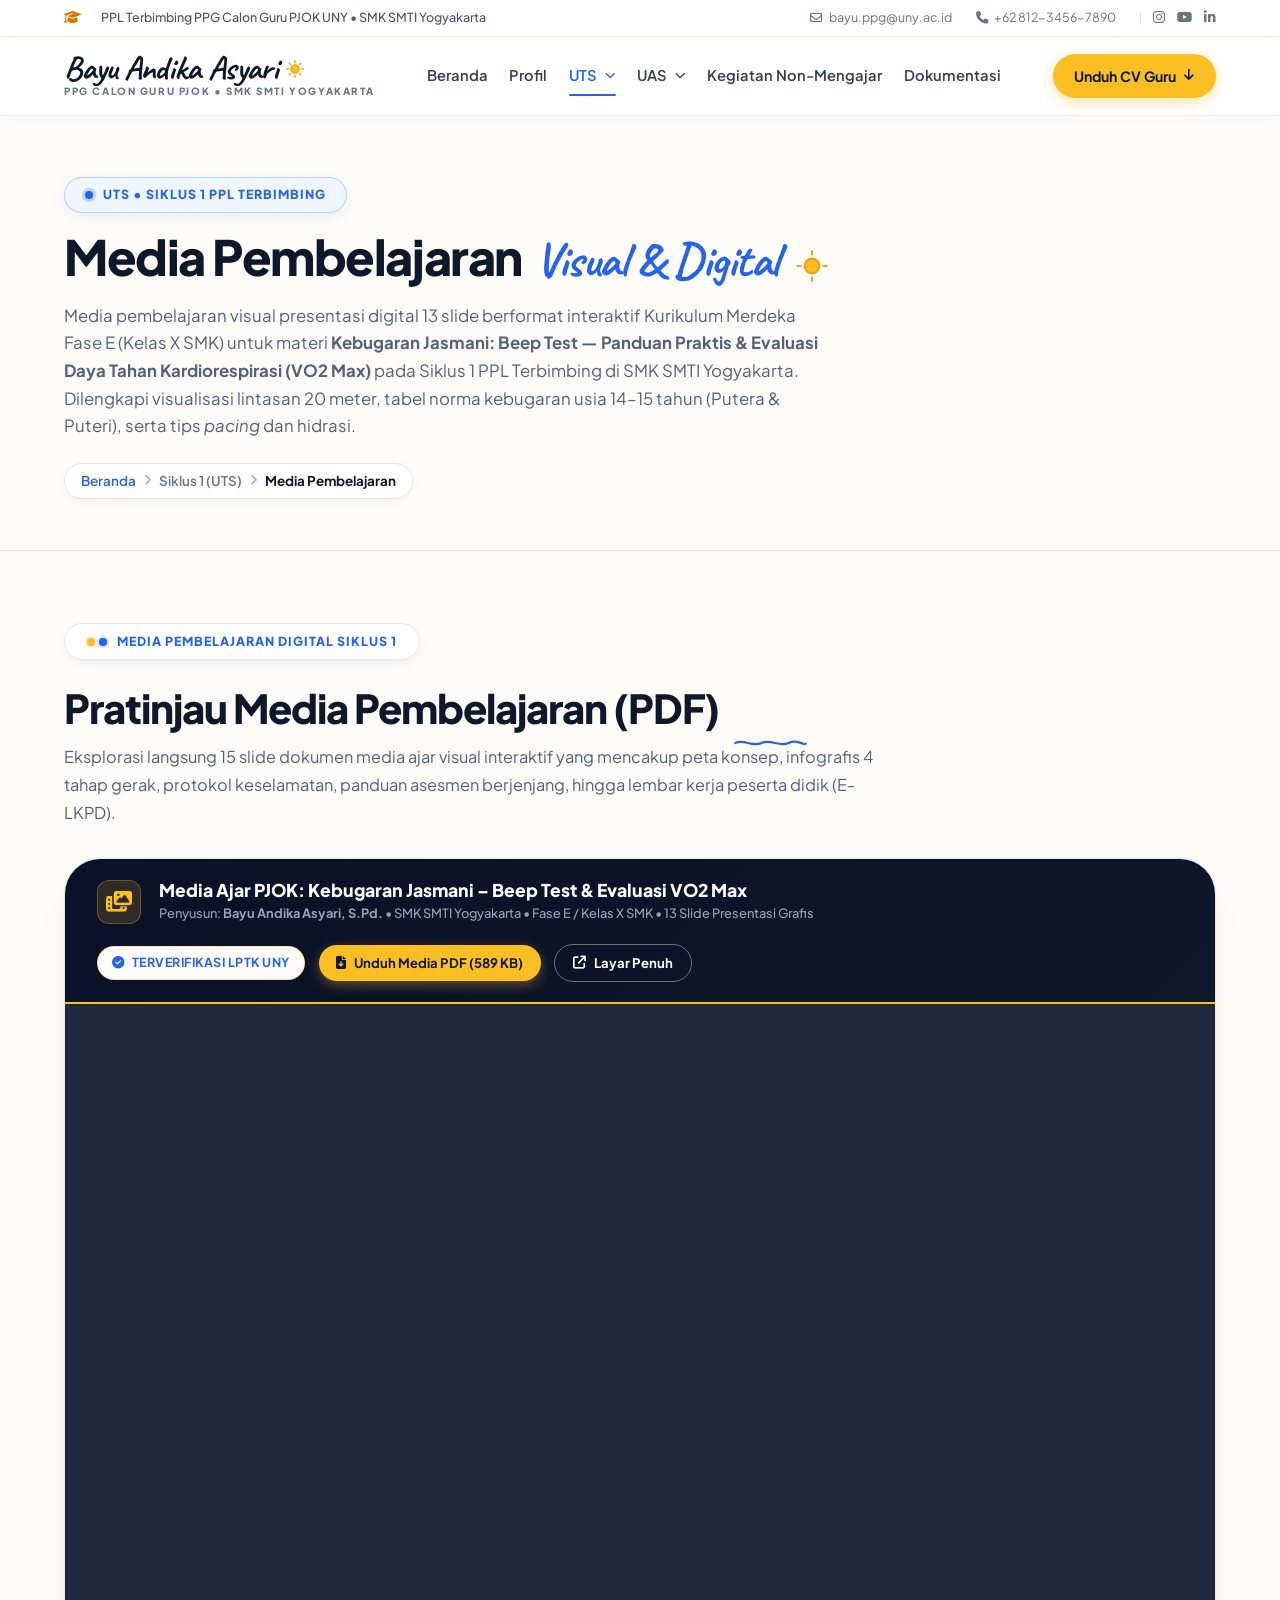
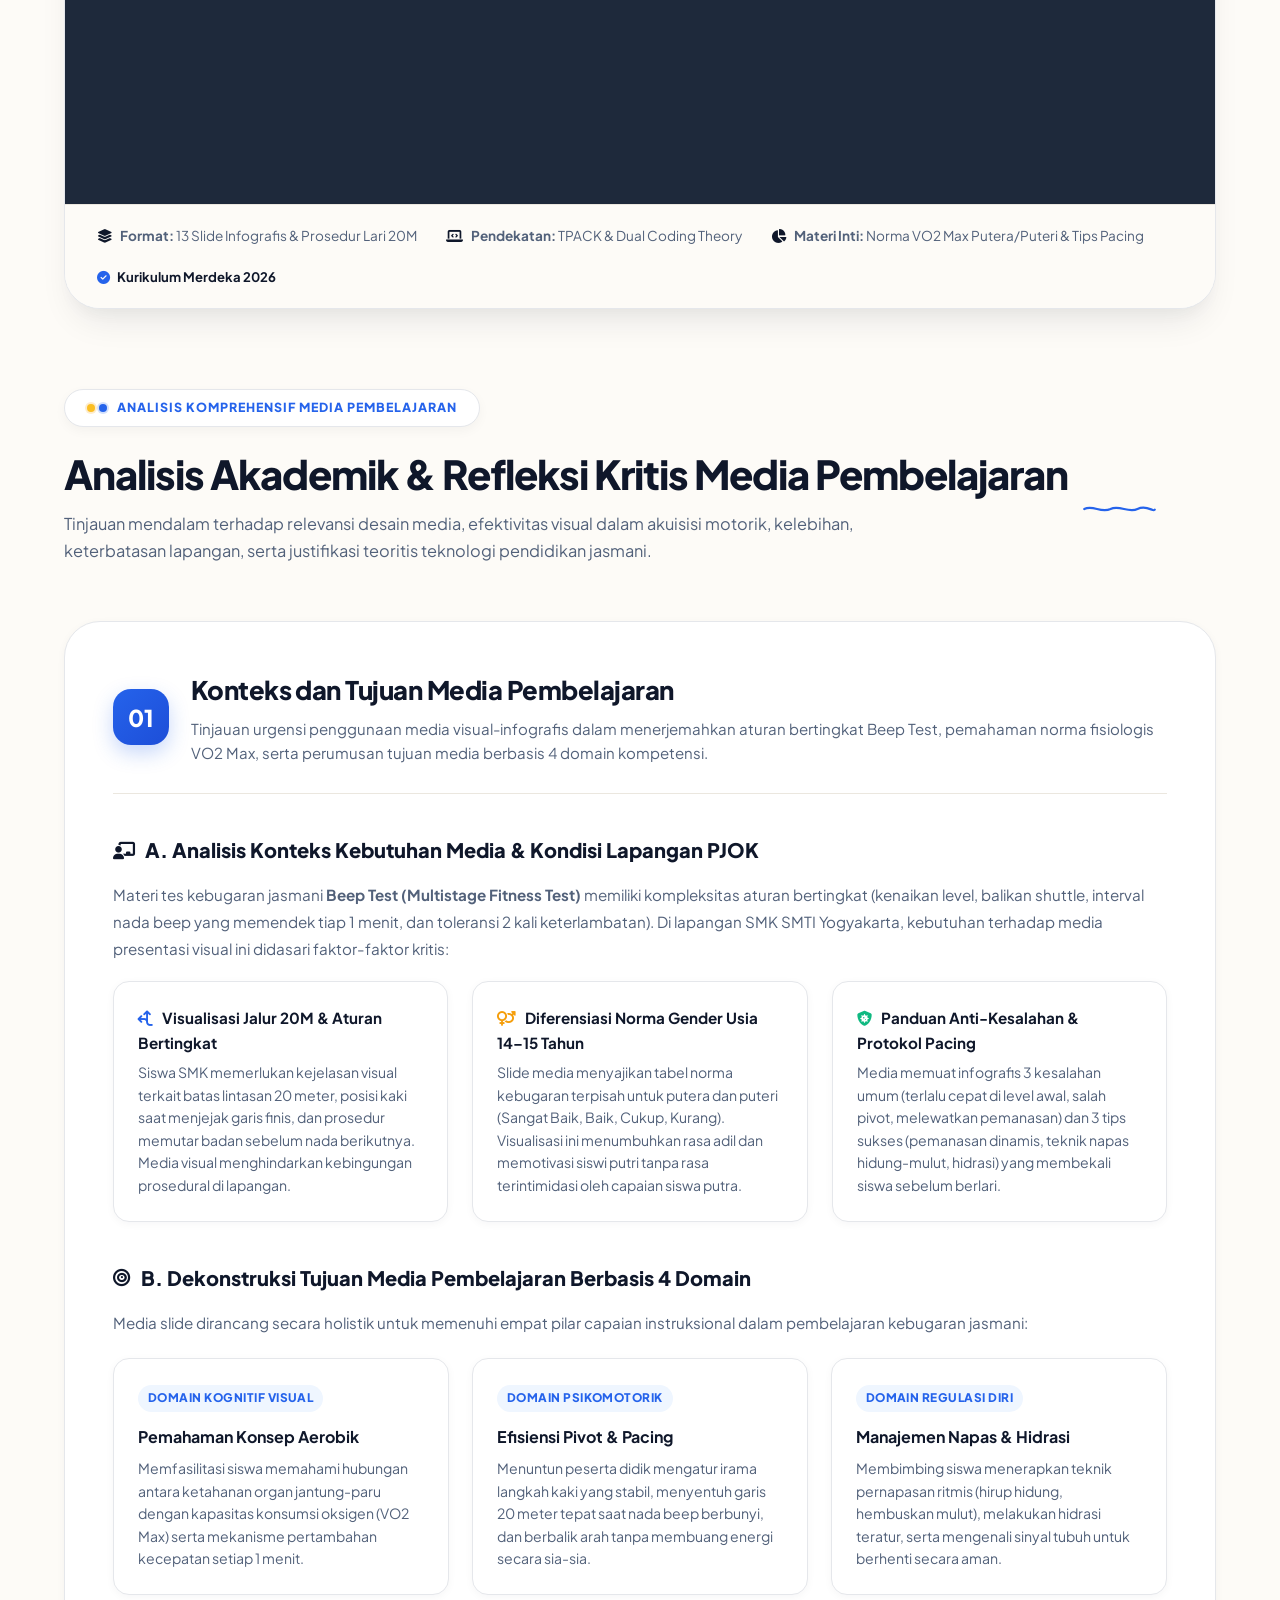
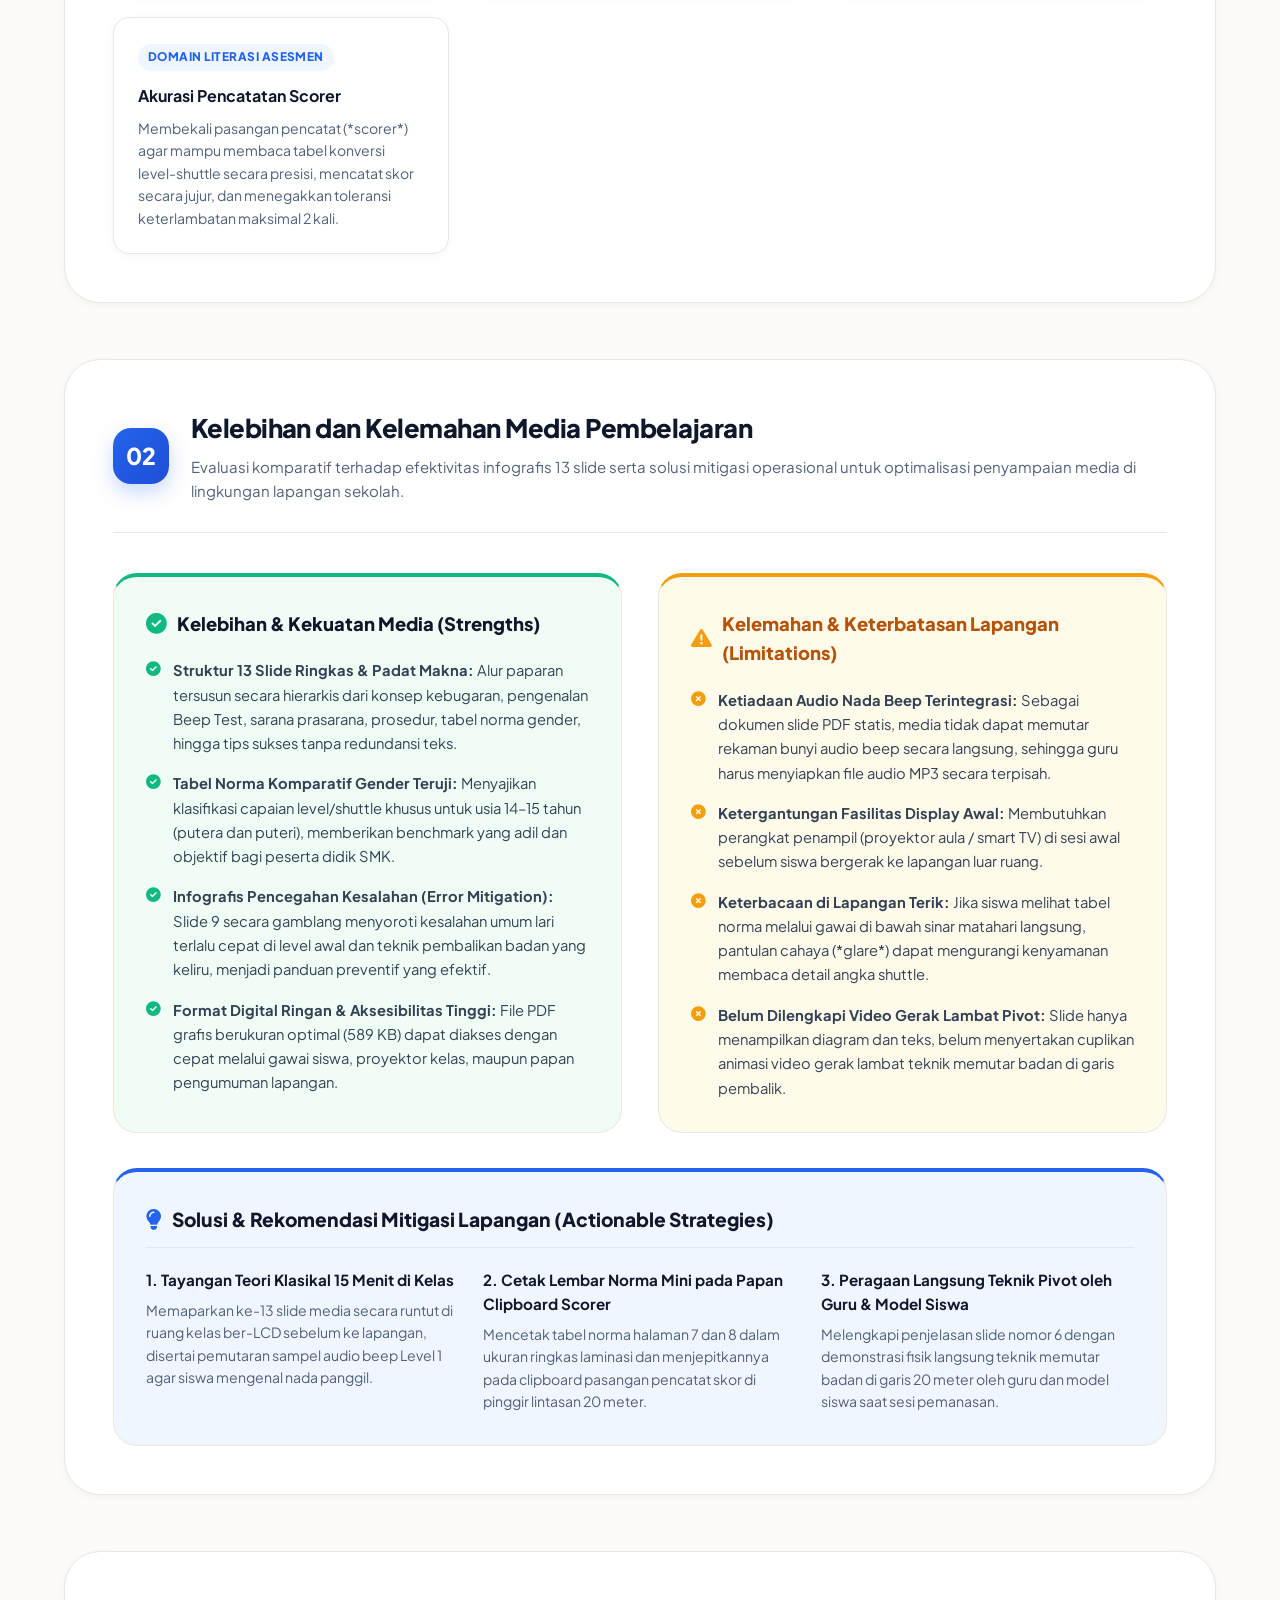
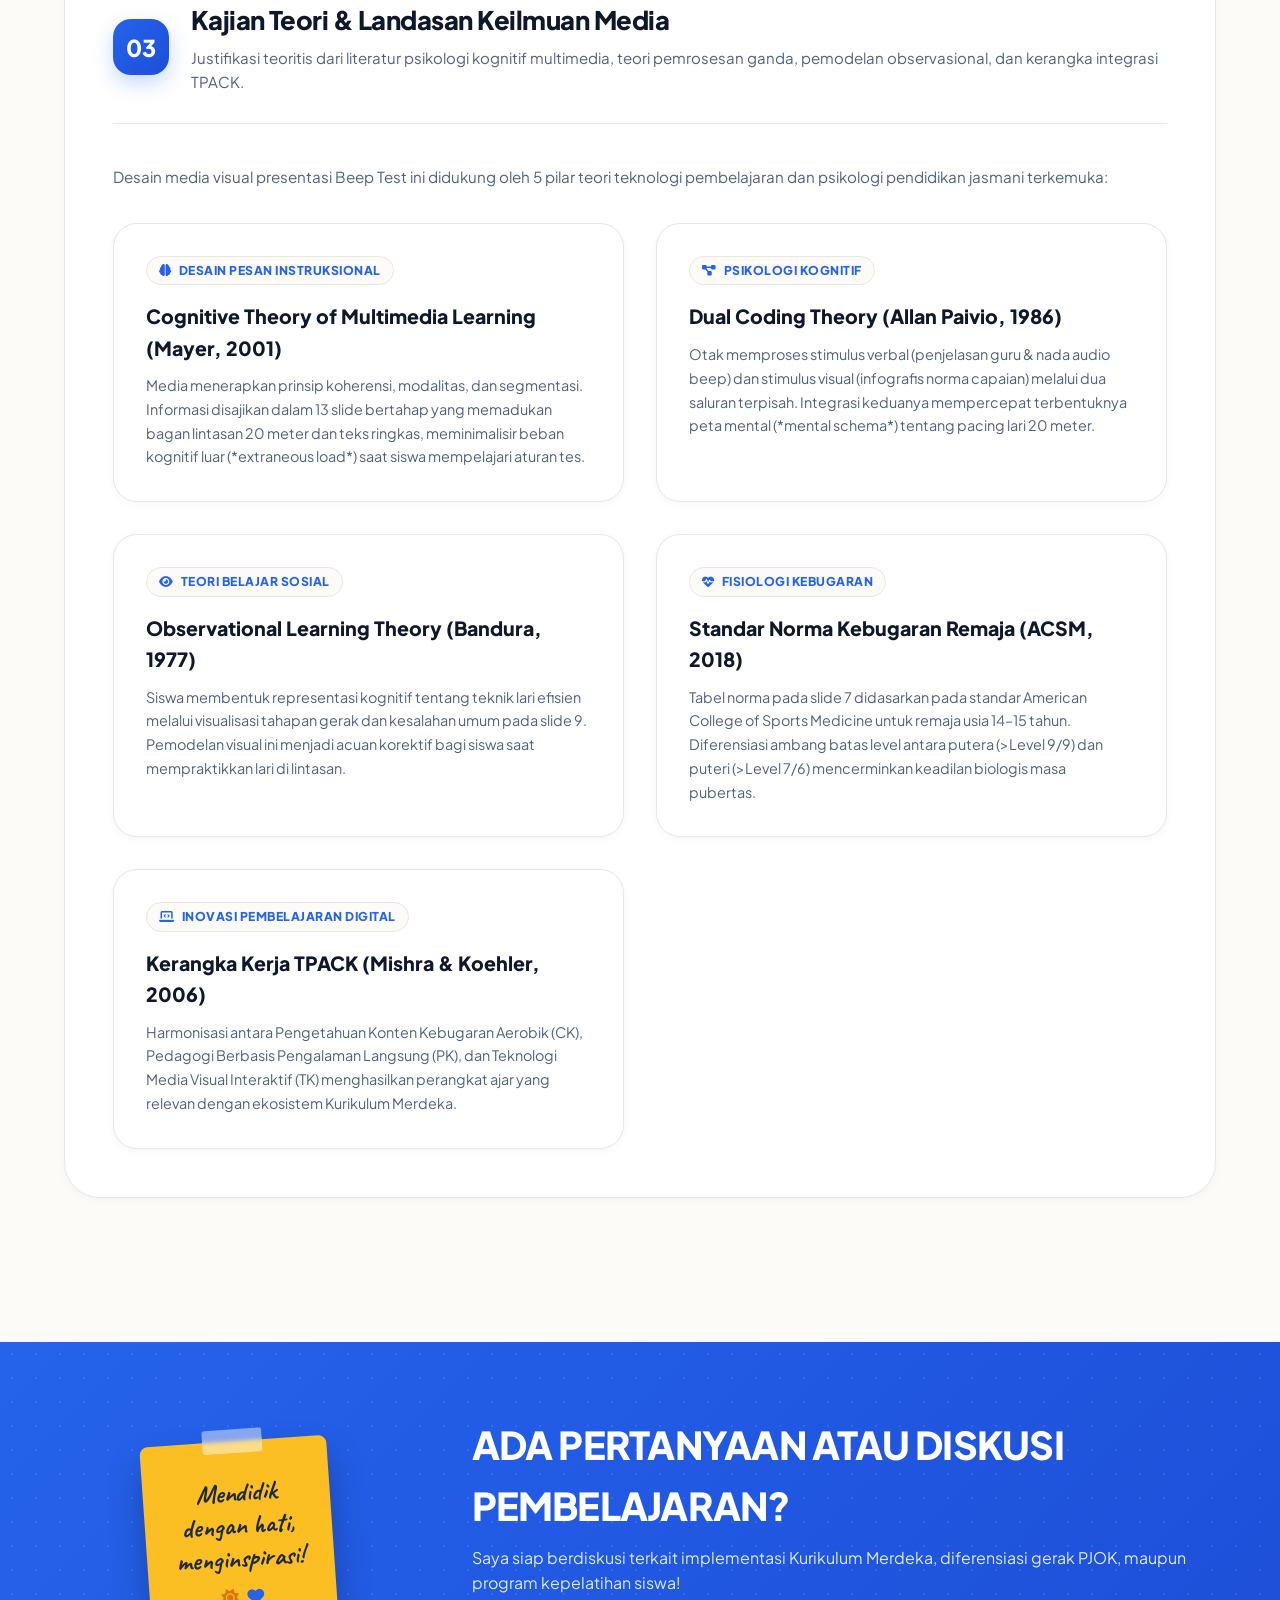
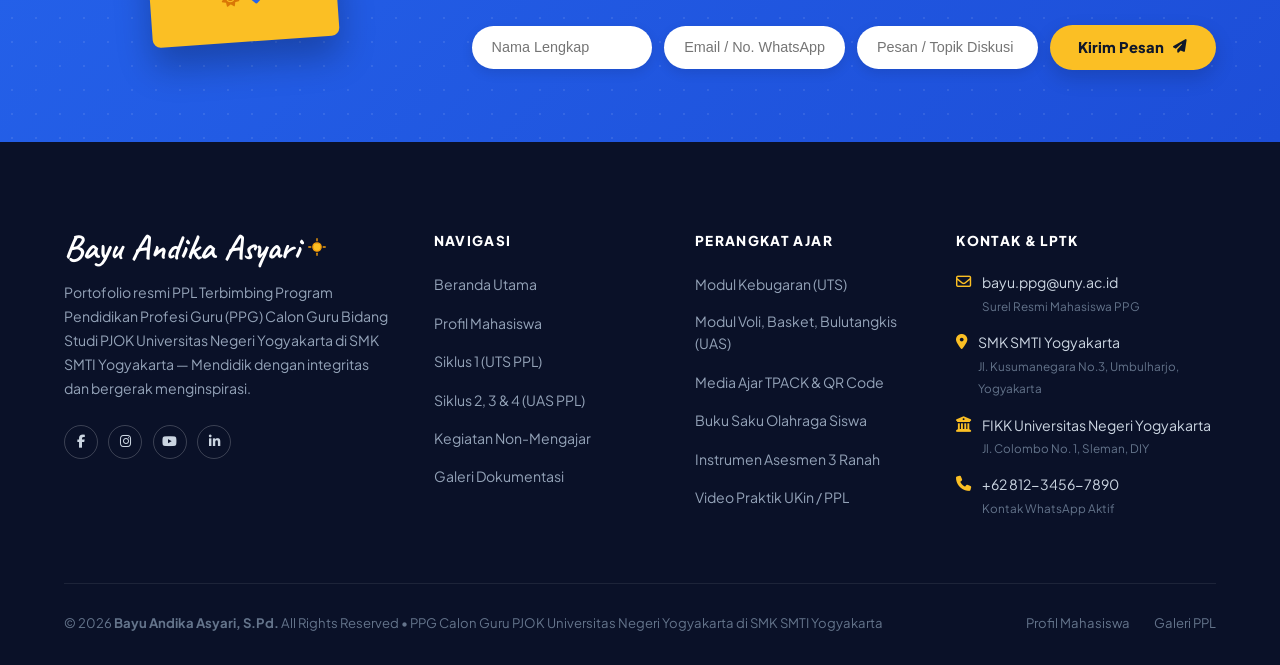
<file: UTS/media.html>
<!DOCTYPE html>
<html lang="id">
<head>
  <meta charset="UTF-8">
  <meta name="viewport" content="width=device-width, initial-scale=1.0">
  <title>UTS - Media Pembelajaran PJOK | Bayu Andika Asyari, S.Pd. - UNY</title>
  
  <link rel="icon" type="image/png" href="../logo.png">
  <link rel="preconnect" href="https://fonts.googleapis.com">
  <link rel="preconnect" href="https://fonts.gstatic.com" crossorigin>
  <link href="https://fonts.googleapis.com/css2?family=Caveat:wght@600;700&family=Plus+Jakarta+Sans:wght@300;400;500;600;700;800&display=swap" rel="stylesheet">
  <link rel="stylesheet" href="https://cdnjs.cloudflare.com/ajax/libs/font-awesome/6.5.1/css/all.min.css">
  <link rel="stylesheet" href="../css/studio-theme.css?v=2.1">
</head>
<body>

  <!-- =================================================================
       1. TOPBAR (Studio Theme)
       ================================================================= -->
    <!-- =================================================================
       1. TOPBAR (Studio Theme)
       ================================================================= -->
  <div class="topbar-studio">
    <div class="container topbar-studio-inner">
      <div class="topbar-left">
        <i class="fa-solid fa-graduation-cap lead-icon"></i>
        <span>PPL Terbimbing PPG Calon Guru PJOK UNY • SMK SMTI Yogyakarta</span>
      </div>

      <div class="topbar-right">
        <a href="mailto:bayu.ppg@uny.ac.id" class="topbar-contact-item">
          <i class="fa-regular fa-envelope"></i>
          <span>bayu.ppg@uny.ac.id</span>
        </a>
        <a href="tel:+6281234567890" class="topbar-contact-item">
          <i class="fa-solid fa-phone"></i>
          <span>+62 812-3456-7890</span>
        </a>

        <div class="topbar-socials">
          <a href="javascript:void(0)" onclick="showToast('Instagram Bayu Andika Asyari')" class="topbar-social-link" aria-label="Instagram"><i class="fa-brands fa-instagram"></i></a>
          <a href="javascript:void(0)" onclick="showToast('Kanal YouTube Pembelajaran PJOK')" class="topbar-social-link" aria-label="YouTube"><i class="fa-brands fa-youtube"></i></a>
          <a href="javascript:void(0)" onclick="showToast('LinkedIn Bayu Andika Asyari')" class="topbar-social-link" aria-label="LinkedIn"><i class="fa-brands fa-linkedin-in"></i></a>
        </div>
      </div>
    </div>
  </div>

  <!-- =================================================================
       2. MAIN NAVBAR (Clean Studio Header + Script Logo & Sun Doodle)
       ================================================================= -->
  <header class="navbar-studio">
    <div class="container navbar-studio-inner">
      
      <!-- Brand Logo: Handwritten "Bayu Andika Asyari" with radiant Sun Doodle -->
      <a href="../index.html" class="brand-studio">
        <div class="brand-studio-text">
          <span class="brand-studio-logo">
            Bayu Andika Asyari
            <!-- Sun Doodle SVG with Rays -->
            <svg class="sun-logo-doodle" viewBox="0 0 32 32" fill="none" xmlns="http://www.w3.org/2000/svg">
              <circle cx="16" cy="16" r="6" fill="#FBBF24" stroke="#F59E0B" stroke-width="2"/>
              <line x1="16" y1="4" x2="16" y2="7" stroke="#F59E0B" stroke-width="2" stroke-linecap="round"/>
              <line x1="16" y1="25" x2="16" y2="28" stroke="#F59E0B" stroke-width="2" stroke-linecap="round"/>
              <line x1="4" y1="16" x2="7" y2="16" stroke="#F59E0B" stroke-width="2" stroke-linecap="round"/>
              <line x1="25" y1="16" x2="28" y2="16" stroke="#F59E0B" stroke-width="2" stroke-linecap="round"/>
              <line x1="7.5" y1="7.5" x2="9.6" y2="9.6" stroke="#F59E0B" stroke-width="2" stroke-linecap="round"/>
              <line x1="22.4" y1="22.4" x2="24.5" y2="24.5" stroke="#F59E0B" stroke-width="2" stroke-linecap="round"/>
              <line x1="7.5" y1="24.5" x2="9.6" y2="22.4" stroke="#F59E0B" stroke-width="2" stroke-linecap="round"/>
              <line x1="22.4" y1="9.6" x2="24.5" y2="7.5" stroke="#F59E0B" stroke-width="2" stroke-linecap="round"/>
            </svg>
          </span>
          <span class="brand-studio-sub">PPG CALON GURU PJOK • SMK SMTI Yogyakarta</span>
        </div>
      </a>

      <!-- Navigation Links: 6 Menu Items Required -->
      <nav>
        <ul class="nav-menu-studio">
          <!-- 1. Beranda -->
          <li><a href="../index.html" class="nav-link-studio">Beranda</a></li>

          <!-- 2. Profil -->
          <li><a href="../profil.html" class="nav-link-studio">Profil</a></li>

          <!-- 3. UTS Dropdown -->
          <li class="nav-studio-dropdown">
            <a href="rancangan.html" class="nav-link-studio active">
              UTS <i class="fa-solid fa-chevron-down" style="font-size:0.68rem; margin-left:2px;"></i>
            </a>
            <ul class="dropdown-studio-menu">
              <li>
                <a href="rancangan.html" class="dropdown-studio-item">
                  <i class="fa-solid fa-file-pen"></i> Rancangan Pembelajaran
                </a>
              </li>
              <li>
                <a href="media.html" class="dropdown-studio-item active">
                  <i class="fa-solid fa-photo-film"></i> Media Pembelajaran
                </a>
              </li>
              <li>
                <a href="materi.html" class="dropdown-studio-item">
                  <i class="fa-solid fa-book-open-reader"></i> Materi Pembelajaran
                </a>
              </li>
              <li>
                <a href="instrumen.html" class="dropdown-studio-item">
                  <i class="fa-solid fa-clipboard-check"></i> Instrumen Pembelajaran
                </a>
              </li>
            </ul>
          </li>

          <!-- 4. UAS Dropdown -->
          <li class="nav-studio-dropdown">
            <a href="../UAS/rancangan.html" class="nav-link-studio">
              UAS <i class="fa-solid fa-chevron-down" style="font-size:0.68rem; margin-left:2px;"></i>
            </a>
            <ul class="dropdown-studio-menu">
              <li>
                <a href="../UAS/rancangan.html" class="dropdown-studio-item">
                  <i class="fa-solid fa-file-circle-check"></i> Rancangan Pembelajaran
                </a>
              </li>
              <li>
                <a href="../UAS/media.html" class="dropdown-studio-item">
                  <i class="fa-solid fa-laptop-code"></i> Media Pembelajaran
                </a>
              </li>
              <li>
                <a href="../UAS/materi.html" class="dropdown-studio-item">
                  <i class="fa-solid fa-book-bookmark"></i> Materi Pembelajaran
                </a>
              </li>
              <li>
                <a href="../UAS/instrumen.html" class="dropdown-studio-item">
                  <i class="fa-solid fa-list-check"></i> Instrumen Pembelajaran
                </a>
              </li>
            </ul>
          </li>

          <!-- 5. Kegiatan Non-Mengajar -->
          <li><a href="../non-mengajar.html" class="nav-link-studio">Kegiatan Non-Mengajar</a></li>

          <!-- 6. Dokumentasi -->
          <li><a href="../dokumentasi.html" class="nav-link-studio">Dokumentasi</a></li>
        </ul>
      </nav>

      <!-- Right Action CTA: Golden-Yellow Pill Button -->
      <div style="display:flex; align-items:center; gap:0.75rem;">
        <a href="../profil.html#cv" class="btn-nav-connect" onclick="showToast('Unduh CV Guru Digital...');">
          <span>Unduh CV Guru</span>
          <i class="fa-solid fa-arrow-down"></i>
        </a>
        <button class="mobile-studio-toggle" aria-label="Buka Menu Navigasi">
          <i class="fa-solid fa-bars"></i>
        </button>
      </div>

    </div>
  </header>

  <!-- =================================================================
       3. SUBPAGE HERO HEADER (Studio Theme)
       ================================================================= -->
  <section class="subpage-studio-hero">
    <div class="container">
      <div class="hero-studio-badge" style="margin-bottom: 1rem;">
        <span class="badge-dot"></span>
        <span>UTS &bull; SIKLUS 1 PPL TERBIMBING</span>
      </div>

      <h1 class="subpage-hero-title">
        Media Pembelajaran
        <span class="script-highlight" style="font-family: var(--font-script); color: var(--color-primary-blue); font-weight: 700; margin-left: 6px;">
          Visual & Digital
          <svg class="sun-doodle-hero" viewBox="0 0 44 44" fill="none" xmlns="http://www.w3.org/2000/svg" style="width:36px; height:36px; vertical-align:middle; margin-left:6px;">
            <circle cx="22" cy="22" r="9" fill="#FBBF24" stroke="#F59E0B" stroke-width="2.5"/>
            <line x1="22" y1="4" x2="22" y2="8" stroke="#F59E0B" stroke-width="2.5" stroke-linecap="round"/>
            <line x1="22" y1="36" x2="22" y2="40" stroke="#F59E0B" stroke-width="2.5" stroke-linecap="round"/>
            <line x1="4" y1="22" x2="8" y2="22" stroke="#F59E0B" stroke-width="2.5" stroke-linecap="round"/>
            <line x1="36" y1="22" x2="40" y2="22" stroke="#F59E0B" stroke-width="2.5" stroke-linecap="round"/>
          </svg>
        </span>
      </h1>

      <p class="subpage-hero-desc">
        Media pembelajaran visual presentasi digital 13 slide berformat interaktif Kurikulum Merdeka Fase E (Kelas X SMK) untuk materi <strong>Kebugaran Jasmani: Beep Test — Panduan Praktis &amp; Evaluasi Daya Tahan Kardiorespirasi (VO2 Max)</strong> pada Siklus 1 PPL Terbimbing di SMK SMTI Yogyakarta. Dilengkapi visualisasi lintasan 20 meter, tabel norma kebugaran usia 14–15 tahun (Putera &amp; Puteri), serta tips <em>pacing</em> dan hidrasi.
      </p>

      <div class="studio-breadcrumb">
        <a href="../index.html">Beranda</a>
        <i class="fa-solid fa-chevron-right"></i>
        <span>Siklus 1 (UTS)</span>
        <i class="fa-solid fa-chevron-right"></i>
        <span style="color:var(--color-midnight); font-weight:700;">Media Pembelajaran</span>
      </div>
    </div>
  </section>

  <!-- =================================================================
       4. MAIN CONTENT
       ================================================================= -->
  <main style="background: var(--color-bg-ivory); padding: 4.5rem 0 5.5rem;">
    <div class="container">
      
      <!-- =============================================================
           A. INTERACTIVE PDF VIEWER SECTION
           ============================================================= -->
      <section style="margin-bottom: 5rem;">
        <div class="section-agency-head" style="margin-bottom: 2rem;">
          <div class="badge-pill-group">
            <span class="twin-dot-icon">
              <span></span><span></span>
            </span>
            <span>MEDIA PEMBELAJARAN DIGITAL SIKLUS 1</span>
          </div>
          <h2 class="section-agency-title">
            Pratinjau Media Pembelajaran (PDF)
            <span class="wavy-squiggle-wrap" style="display:inline-block; vertical-align:middle; margin-left:8px;">
              <svg class="wavy-squiggle-svg" viewBox="0 0 100 16" fill="none" xmlns="http://www.w3.org/2000/svg" style="width:75px; height:12px;">
                <path d="M3 8C15 2 25 14 38 8C50 2 62 14 74 8C86 2 95 12 97 9" stroke="#2563EB" stroke-width="3" stroke-linecap="round"/>
              </svg>
            </span>
          </h2>
          <p class="section-agency-subtitle">
            Eksplorasi langsung 15 slide dokumen media ajar visual interaktif yang mencakup peta konsep, infografis 4 tahap gerak, protokol keselamatan, panduan asesmen berjenjang, hingga lembar kerja peserta didik (E-LKPD).
          </p>
        </div>

        <!-- PDF Viewer Container Card -->
        <div class="pdf-viewer-card">
          <!-- Toolbar -->
          <div class="pdf-viewer-toolbar">
            <div class="pdf-toolbar-info">
              <div class="pdf-toolbar-icon">
                <i class="fa-solid fa-photo-film"></i>
              </div>
              <div>
                <div class="pdf-toolbar-title">Media Ajar PJOK: Kebugaran Jasmani – Beep Test &amp; Evaluasi VO2 Max</div>
                <div class="pdf-toolbar-sub">
                  Penyusun: <strong>Bayu Andika Asyari, S.Pd.</strong> • SMK SMTI Yogyakarta • Fase E / Kelas X SMK • 13 Slide Presentasi Grafis
                </div>
              </div>
            </div>

            <div class="pdf-toolbar-actions">
              <span class="tag-pill" style="background: rgba(251, 191, 36, 0.15); color: #F59E0B; font-weight: 700; border: 1px solid rgba(251, 191, 36, 0.4); padding: 6px 14px; font-size: 0.78rem; border-radius: var(--radius-pill);">
                <i class="fa-solid fa-circle-check" style="margin-right: 5px;"></i> Terverifikasi LPTK UNY
              </span>
              <a href="../Dokumen/Media Siklus 1.pdf" download="Media_Pembelajaran_PJOK_Siklus1_BayuAndikaAsyari.pdf" class="btn btn-primary-lime btn-sm">
                <i class="fa-solid fa-file-arrow-down"></i> Unduh Media PDF (589 KB)
              </a>
              <a href="../Dokumen/Media Siklus 1.pdf" target="_blank" rel="noopener noreferrer" class="btn btn-outline-light btn-sm" style="border-color: rgba(255,255,255,0.4); color: #FFFFFF;">
                <i class="fa-solid fa-arrow-up-right-from-square"></i> Layar Penuh
              </a>
            </div>
          </div>

          <!-- Embedded Frame -->
          <div class="pdf-frame-wrapper">
            <iframe 
              src="../Dokumen/Media Siklus 1.pdf#toolbar=1&navpanes=0&scrollbar=1" 
              title="Media Pembelajaran Siklus 1 Bayu Andika Asyari"
              loading="lazy">
              <p style="padding: 2rem; color: #FFFFFF; text-align: center;">
                Peramban Anda tidak mendukung tampilan PDF langsung. Silakan 
                <a href="../Dokumen/Media Siklus 1.pdf" target="_blank" style="color: var(--color-accent-lime); font-weight: bold; text-decoration: underline;">
                  Klik di sini untuk mengunduh atau membuka Media Pembelajaran Siklus 1 (.PDF)
                </a>.
              </p>
            </iframe>
          </div>

          <!-- Footer Metadata Bar -->
          <div style="background: var(--color-bg-ivory); padding: 1.25rem 2rem; border-top: 1px solid var(--color-border-subtle); display: flex; align-items: center; justify-content: space-between; flex-wrap: wrap; gap: 1rem;">
            <div style="display: flex; align-items: center; gap: 1.8rem; flex-wrap: wrap;">
              <div style="font-size: 0.85rem; color: var(--color-text-muted);">
                <i class="fa-solid fa-layer-group" style="color: var(--color-primary-dark); margin-right: 6px;"></i>
                <strong>Format:</strong> 13 Slide Infografis &amp; Prosedur Lari 20M
              </div>
              <div style="font-size: 0.85rem; color: var(--color-text-muted);">
                <i class="fa-solid fa-laptop-code" style="color: var(--color-primary-dark); margin-right: 6px;"></i>
                <strong>Pendekatan:</strong> TPACK &amp; Dual Coding Theory
              </div>
              <div style="font-size: 0.85rem; color: var(--color-text-muted);">
                <i class="fa-solid fa-chart-pie" style="color: var(--color-primary-dark); margin-right: 6px;"></i>
                <strong>Materi Inti:</strong> Norma VO2 Max Putera/Puteri &amp; Tips Pacing
              </div>
            </div>
            <div>
              <a href="javascript:void(0)" onclick="showToast('Media Terintegrasi Kurikulum Merdeka 2026')" style="font-size: 0.82rem; color: var(--color-primary-dark); font-weight: 700; text-decoration: none;">
                <i class="fa-solid fa-circle-check" style="color: var(--color-primary-blue); margin-right: 5px;"></i> Kurikulum Merdeka 2026
              </a>
            </div>
          </div>
        </div>
      </section>

      <!-- =============================================================
           B. COMPREHENSIVE ANALYSIS OF THE LEARNING MEDIA
           ============================================================= -->
      <section>
        <div class="section-agency-head" style="margin-bottom: 3.5rem;">
          <div class="badge-pill-group">
            <span class="twin-dot-icon">
              <span></span><span></span>
            </span>
            <span>ANALISIS KOMPREHENSIF MEDIA PEMBELAJARAN</span>
          </div>
          <h2 class="section-agency-title">
            Analisis Akademik & Refleksi Kritis Media Pembelajaran
            <span class="wavy-squiggle-wrap" style="display:inline-block; vertical-align:middle; margin-left:8px;">
              <svg class="wavy-squiggle-svg" viewBox="0 0 100 16" fill="none" xmlns="http://www.w3.org/2000/svg" style="width:75px; height:12px;">
                <path d="M3 8C15 2 25 14 38 8C50 2 62 14 74 8C86 2 95 12 97 9" stroke="#2563EB" stroke-width="3" stroke-linecap="round"/>
              </svg>
            </span>
          </h2>
          <p class="section-agency-subtitle">
            Tinjauan mendalam terhadap relevansi desain media, efektivitas visual dalam akuisisi motorik, kelebihan, keterbatasan lapangan, serta justifikasi teoritis teknologi pendidikan jasmani.
          </p>
        </div>

        <!-- =========================================================
             1. KONTEKS DAN TUJUAN MEDIA
             ========================================================= -->
        <article class="analysis-module-card">
          <div class="analysis-module-header">
            <div class="analysis-module-num">01</div>
            <div>
              <h3 class="analysis-module-title">Konteks dan Tujuan Media Pembelajaran</h3>
              <p class="analysis-module-desc">
                Tinjauan urgensi penggunaan media visual-infografis dalam menerjemahkan aturan bertingkat Beep Test, pemahaman norma fisiologis VO2 Max, serta perumusan tujuan media berbasis 4 domain kompetensi.
              </p>
            </div>
          </div>

          <div class="analysis-content-body">
            
            <!-- Konteks Kebutuhan Media di Lapangan -->
            <div style="margin-bottom: 2.5rem;">
              <h4 style="font-size: 1.25rem; font-weight: 800; color: var(--color-primary-dark); margin-bottom: 1rem; display: flex; align-items: center; gap: 0.65rem;">
                <i class="fa-solid fa-chalkboard-user" style="color: var(--color-primary-dark); font-size: 1.1rem;"></i>
                A. Analisis Konteks Kebutuhan Media &amp; Kondisi Lapangan PJOK
              </h4>
              <p style="font-size: 0.95rem; color: var(--color-text-muted); line-height: 1.75; margin-bottom: 1.2rem;">
                Materi tes kebugaran jasmani <strong>Beep Test (Multistage Fitness Test)</strong> memiliki kompleksitas aturan bertingkat (kenaikan level, balikan shuttle, interval nada beep yang memendek tiap 1 menit, dan toleransi 2 kali keterlambatan). Di lapangan SMK SMTI Yogyakarta, kebutuhan terhadap media presentasi visual ini didasari faktor-faktor kritis:
              </p>
              
              <div style="display: grid; grid-template-columns: repeat(auto-fit, minmax(320px, 1fr)); gap: 1.5rem; margin-bottom: 1.5rem;">
                <div style="background: #FFFFFF; border-radius: var(--radius-md); padding: 1.5rem; border-left: 4px solid var(--color-primary-blue); border: 1px solid var(--color-border-card); box-shadow: var(--shadow-sm);">
                  <strong style="display: block; color: var(--color-primary-dark); font-size: 0.95rem; margin-bottom: 0.4rem;">
                    <i class="fa-solid fa-arrows-split-up-and-left" style="margin-right: 6px; color: var(--color-primary-blue);"></i> Visualisasi Jalur 20M &amp; Aturan Bertingkat
                  </strong>
                  <p style="font-size: 0.88rem; color: var(--color-text-muted); line-height: 1.6; margin: 0;">
                    Siswa SMK memerlukan kejelasan visual terkait batas lintasan 20 meter, posisi kaki saat menjejak garis finis, dan prosedur memutar badan sebelum nada berikutnya. Media visual menghindarkan kebingungan prosedural di lapangan.
                  </p>
                </div>

                <div style="background: #FFFFFF; border-radius: var(--radius-md); padding: 1.5rem; border-left: 4px solid #F59E0B; border: 1px solid var(--color-border-card); box-shadow: var(--shadow-sm);">
                  <strong style="display: block; color: var(--color-primary-dark); font-size: 0.95rem; margin-bottom: 0.4rem;">
                    <i class="fa-solid fa-venus-mars" style="margin-right: 6px; color: #F59E0B;"></i> Diferensiasi Norma Gender Usia 14–15 Tahun
                  </strong>
                  <p style="font-size: 0.88rem; color: var(--color-text-muted); line-height: 1.6; margin: 0;">
                    Slide media menyajikan tabel norma kebugaran terpisah untuk putera dan puteri (Sangat Baik, Baik, Cukup, Kurang). Visualisasi ini menumbuhkan rasa adil dan memotivasi siswi putri tanpa rasa terintimidasi oleh capaian siswa putra.
                  </p>
                </div>

                <div style="background: #FFFFFF; border-radius: var(--radius-md); padding: 1.5rem; border-left: 4px solid #10B981; border: 1px solid var(--color-border-card); box-shadow: var(--shadow-sm);">
                  <strong style="display: block; color: var(--color-primary-dark); font-size: 0.95rem; margin-bottom: 0.4rem;">
                    <i class="fa-solid fa-shield-virus" style="margin-right: 6px; color: #10B981;"></i> Panduan Anti-Kesalahan &amp; Protokol Pacing
                  </strong>
                  <p style="font-size: 0.88rem; color: var(--color-text-muted); line-height: 1.6; margin: 0;">
                    Media memuat infografis 3 kesalahan umum (terlalu cepat di level awal, salah pivot, melewatkan pemanasan) dan 3 tips sukses (pemanasan dinamis, teknik napas hidung-mulut, hidrasi) yang membekali siswa sebelum berlari.
                  </p>
                </div>
              </div>
            </div>

            <!-- Dekonstruksi Tujuan Media -->
            <div>
              <h4 style="font-size: 1.25rem; font-weight: 800; color: var(--color-primary-dark); margin-bottom: 1rem; display: flex; align-items: center; gap: 0.65rem;">
                <i class="fa-solid fa-bullseye" style="color: var(--color-primary-dark); font-size: 1.1rem;"></i>
                B. Dekonstruksi Tujuan Media Pembelajaran Berbasis 4 Domain
              </h4>
              <p style="font-size: 0.95rem; color: var(--color-text-muted); line-height: 1.7; margin-bottom: 1.4rem;">
                Media slide dirancang secara holistik untuk memenuhi empat pilar capaian instruksional dalam pembelajaran kebugaran jasmani:
              </p>

              <div style="display: grid; grid-template-columns: repeat(auto-fit, minmax(260px, 1fr)); gap: 1.4rem;">
                
                <div style="background: #FFFFFF; border: 1.5px solid var(--color-border-card); border-radius: var(--radius-md); padding: 1.5rem; box-shadow: var(--shadow-sm);">
                  <div style="display:inline-block; background:var(--color-primary-blue-light); color:var(--color-primary-blue); font-size:0.74rem; font-weight:800; padding:4px 10px; border-radius:var(--radius-pill); margin-bottom:0.75rem; letter-spacing:0.04em;">DOMAIN KOGNITIF VISUAL</div>
                  <h5 style="font-size: 1rem; font-weight: 700; color: var(--color-primary-dark); margin-bottom: 0.5rem;">
                    Pemahaman Konsep Aerobik
                  </h5>
                  <p style="font-size: 0.88rem; color: var(--color-text-muted); line-height: 1.6; margin: 0;">
                    Memfasilitasi siswa memahami hubungan antara ketahanan organ jantung-paru dengan kapasitas konsumsi oksigen (VO2 Max) serta mekanisme pertambahan kecepatan setiap 1 menit.
                  </p>
                </div>

                <div style="background: #FFFFFF; border: 1.5px solid var(--color-border-card); border-radius: var(--radius-md); padding: 1.5rem; box-shadow: var(--shadow-sm);">
                  <div style="display:inline-block; background:var(--color-primary-blue-light); color:var(--color-primary-blue); font-size:0.74rem; font-weight:800; padding:4px 10px; border-radius:var(--radius-pill); margin-bottom:0.75rem; letter-spacing:0.04em;">DOMAIN PSIKOMOTORIK</div>
                  <h5 style="font-size: 1rem; font-weight: 700; color: var(--color-primary-dark); margin-bottom: 0.5rem;">
                    Efisiensi Pivot &amp; Pacing
                  </h5>
                  <p style="font-size: 0.88rem; color: var(--color-text-muted); line-height: 1.6; margin: 0;">
                    Menuntun peserta didik mengatur irama langkah kaki yang stabil, menyentuh garis 20 meter tepat saat nada beep berbunyi, dan berbalik arah tanpa membuang energi secara sia-sia.
                  </p>
                </div>

                <div style="background: #FFFFFF; border: 1.5px solid var(--color-border-card); border-radius: var(--radius-md); padding: 1.5rem; box-shadow: var(--shadow-sm);">
                  <div style="display:inline-block; background:var(--color-primary-blue-light); color:var(--color-primary-blue); font-size:0.74rem; font-weight:800; padding:4px 10px; border-radius:var(--radius-pill); margin-bottom:0.75rem; letter-spacing:0.04em;">DOMAIN REGULASI DIRI</div>
                  <h5 style="font-size: 1rem; font-weight: 700; color: var(--color-primary-dark); margin-bottom: 0.5rem;">
                    Manajemen Napas &amp; Hidrasi
                  </h5>
                  <p style="font-size: 0.88rem; color: var(--color-text-muted); line-height: 1.6; margin: 0;">
                    Membimbing siswa menerapkan teknik pernapasan ritmis (hirup hidung, hembuskan mulut), melakukan hidrasi teratur, serta mengenali sinyal tubuh untuk berhenti secara aman.
                  </p>
                </div>

                <div style="background: #FFFFFF; border: 1.5px solid var(--color-border-card); border-radius: var(--radius-md); padding: 1.5rem; box-shadow: var(--shadow-sm);">
                  <div style="display:inline-block; background:var(--color-primary-blue-light); color:var(--color-primary-blue); font-size:0.74rem; font-weight:800; padding:4px 10px; border-radius:var(--radius-pill); margin-bottom:0.75rem; letter-spacing:0.04em;">DOMAIN LITERASI ASESMEN</div>
                  <h5 style="font-size: 1rem; font-weight: 700; color: var(--color-primary-dark); margin-bottom: 0.5rem;">
                    Akurasi Pencatatan Scorer
                  </h5>
                  <p style="font-size: 0.88rem; color: var(--color-text-muted); line-height: 1.6; margin: 0;">
                    Membekali pasangan pencatat (*scorer*) agar mampu membaca tabel konversi level-shuttle secara presisi, mencatat skor secara jujur, dan menegakkan toleransi keterlambatan maksimal 2 kali.
                  </p>
                </div>

              </div>
            </div>

          </div>
        </article>

        <!-- =========================================================
             2. KELEBIHAN DAN KEKURANGAN MEDIA
             ========================================================= -->
        <article class="analysis-module-card">
          <div class="analysis-module-header">
            <div class="analysis-module-num">02</div>
            <div>
              <h3 class="analysis-module-title">Kelebihan dan Kelemahan Media Pembelajaran</h3>
              <p class="analysis-module-desc">
                Evaluasi komparatif terhadap efektivitas infografis 13 slide serta solusi mitigasi operasional untuk optimalisasi penyampaian media di lingkungan lapangan sekolah.
              </p>
            </div>
          </div>

          <div class="analysis-content-body">
            
            <div class="analysis-grid-2col">
              
              <!-- Kolom Kelebihan -->
              <div class="analysis-box-item pro">
                <div class="analysis-box-title" style="color: var(--color-primary-dark);">
                  <i class="fa-solid fa-circle-check" style="color: #10B981; font-size: 1.3rem;"></i>
                  Kelebihan &amp; Kekuatan Media (Strengths)
                </div>
                <ul class="analysis-list">
                  <li>
                    <i class="fa-solid fa-check-circle" style="color: #10B981;"></i>
                    <div>
                      <strong>Struktur 13 Slide Ringkas &amp; Padat Makna:</strong>
                      Alur paparan tersusun secara hierarkis dari konsep kebugaran, pengenalan Beep Test, sarana prasarana, prosedur, tabel norma gender, hingga tips sukses tanpa redundansi teks.
                    </div>
                  </li>
                  <li>
                    <i class="fa-solid fa-check-circle" style="color: #10B981;"></i>
                    <div>
                      <strong>Tabel Norma Komparatif Gender Teruji:</strong>
                      Menyajikan klasifikasi capaian level/shuttle khusus untuk usia 14–15 tahun (putera dan puteri), memberikan benchmark yang adil dan objektif bagi peserta didik SMK.
                    </div>
                  </li>
                  <li>
                    <i class="fa-solid fa-check-circle" style="color: #10B981;"></i>
                    <div>
                      <strong>Infografis Pencegahan Kesalahan (Error Mitigation):</strong>
                      Slide 9 secara gamblang menyoroti kesalahan umum lari terlalu cepat di level awal dan teknik pembalikan badan yang keliru, menjadi panduan preventif yang efektif.
                    </div>
                  </li>
                  <li>
                    <i class="fa-solid fa-check-circle" style="color: #10B981;"></i>
                    <div>
                      <strong>Format Digital Ringan &amp; Aksesibilitas Tinggi:</strong>
                      File PDF grafis berukuran optimal (589 KB) dapat diakses dengan cepat melalui gawai siswa, proyektor kelas, maupun papan pengumuman lapangan.
                    </div>
                  </li>
                </ul>
              </div>

              <!-- Kolom Kekurangan -->
              <div class="analysis-box-item con">
                <div class="analysis-box-title" style="color: #B45309;">
                  <i class="fa-solid fa-triangle-exclamation" style="color: #F59E0B; font-size: 1.3rem;"></i>
                  Kelemahan &amp; Keterbatasan Lapangan (Limitations)
                </div>
                <ul class="analysis-list">
                  <li>
                    <i class="fa-solid fa-circle-xmark" style="color: #F59E0B;"></i>
                    <div>
                      <strong>Ketiadaan Audio Nada Beep Terintegrasi:</strong>
                      Sebagai dokumen slide PDF statis, media tidak dapat memutar rekaman bunyi audio beep secara langsung, sehingga guru harus menyiapkan file audio MP3 secara terpisah.
                    </div>
                  </li>
                  <li>
                    <i class="fa-solid fa-circle-xmark" style="color: #F59E0B;"></i>
                    <div>
                      <strong>Ketergantungan Fasilitas Display Awal:</strong>
                      Membutuhkan perangkat penampil (proyektor aula / smart TV) di sesi awal sebelum siswa bergerak ke lapangan luar ruang.
                    </div>
                  </li>
                  <li>
                    <i class="fa-solid fa-circle-xmark" style="color: #F59E0B;"></i>
                    <div>
                      <strong>Keterbacaan di Lapangan Terik:</strong>
                      Jika siswa melihat tabel norma melalui gawai di bawah sinar matahari langsung, pantulan cahaya (*glare*) dapat mengurangi kenyamanan membaca detail angka shuttle.
                    </div>
                  </li>
                  <li>
                    <i class="fa-solid fa-circle-xmark" style="color: #F59E0B;"></i>
                    <div>
                      <strong>Belum Dilengkapi Video Gerak Lambat Pivot:</strong>
                      Slide hanya menampilkan diagram dan teks, belum menyertakan cuplikan animasi video gerak lambat teknik memutar badan di garis pembalik.
                    </div>
                  </li>
                </ul>
              </div>

            </div>

            <!-- Solusi dan Mitigasi -->
            <div class="analysis-box-item solution">
              <div class="analysis-box-title" style="color: var(--color-primary-dark); font-size: 1.2rem; border-bottom: 1px solid var(--color-border-card); padding-bottom: 0.75rem; margin-bottom: 1.25rem;">
                <i class="fa-solid fa-lightbulb" style="color: var(--color-primary-blue); font-size: 1.3rem;"></i>
                Solusi &amp; Rekomendasi Mitigasi Lapangan (Actionable Strategies)
              </div>
              <div style="display: grid; grid-template-columns: repeat(auto-fit, minmax(280px, 1fr)); gap: 1.5rem;">
                <div>
                  <h5 style="color: var(--color-primary-dark); font-size: 0.95rem; font-weight: 700; margin-bottom: 0.4rem;">
                    1. Tayangan Teori Klasikal 15 Menit di Kelas
                  </h5>
                  <p style="font-size: 0.88rem; color: var(--color-text-muted); line-height: 1.6; margin: 0;">
                    Memaparkan ke-13 slide media secara runtut di ruang kelas ber-LCD sebelum ke lapangan, disertai pemutaran sampel audio beep Level 1 agar siswa mengenal nada panggil.
                  </p>
                </div>
                <div>
                  <h5 style="color: var(--color-primary-dark); font-size: 0.95rem; font-weight: 700; margin-bottom: 0.4rem;">
                    2. Cetak Lembar Norma Mini pada Papan Clipboard Scorer
                  </h5>
                  <p style="font-size: 0.88rem; color: var(--color-text-muted); line-height: 1.6; margin: 0;">
                    Mencetak tabel norma halaman 7 dan 8 dalam ukuran ringkas laminasi dan menjepitkannya pada clipboard pasangan pencatat skor di pinggir lintasan 20 meter.
                  </p>
                </div>
                <div>
                  <h5 style="color: var(--color-primary-dark); font-size: 0.95rem; font-weight: 700; margin-bottom: 0.4rem;">
                    3. Peragaan Langsung Teknik Pivot oleh Guru &amp; Model Siswa
                  </h5>
                  <p style="font-size: 0.88rem; color: var(--color-text-muted); line-height: 1.6; margin: 0;">
                    Melengkapi penjelasan slide nomor 6 dengan demonstrasi fisik langsung teknik memutar badan di garis 20 meter oleh guru dan model siswa saat sesi pemanasan.
                  </p>
                </div>
              </div>
            </div>

          </div>
        </article>

        <!-- =========================================================
             3. KAJIAN TEORI
             ========================================================= -->
        <article class="analysis-module-card">
          <div class="analysis-module-header">
            <div class="analysis-module-num">03</div>
            <div>
              <h3 class="analysis-module-title">Kajian Teori &amp; Landasan Keilmuan Media</h3>
              <p class="analysis-module-desc">
                Justifikasi teoritis dari literatur psikologi kognitif multimedia, teori pemrosesan ganda, pemodelan observasional, dan kerangka integrasi TPACK.
              </p>
            </div>
          </div>

          <div class="analysis-content-body">
            
            <p style="font-size: 0.95rem; color: var(--color-text-muted); line-height: 1.75; margin-bottom: 2rem;">
              Desain media visual presentasi Beep Test ini didukung oleh 5 pilar teori teknologi pembelajaran dan psikologi pendidikan jasmani terkemuka:
            </p>

            <div class="theory-grid">
              
              <!-- Teori 1: Cognitive Theory of Multimedia Learning -->
              <div class="theory-card">
                <span class="theory-badge">
                  <i class="fa-solid fa-brain" style="margin-right: 5px;"></i> Desain Pesan Instruksional
                </span>
                <h4 class="theory-title">Cognitive Theory of Multimedia Learning (Mayer, 2001)</h4>
                <p class="theory-desc">
                  Media menerapkan prinsip koherensi, modalitas, dan segmentasi. Informasi disajikan dalam 13 slide bertahap yang memadukan bagan lintasan 20 meter dan teks ringkas, meminimalisir beban kognitif luar (*extraneous load*) saat siswa mempelajari aturan tes.
                </p>
              </div>

              <!-- Teori 2: Dual Coding Theory -->
              <div class="theory-card">
                <span class="theory-badge">
                  <i class="fa-solid fa-diagram-project" style="margin-right: 5px;"></i> Psikologi Kognitif
                </span>
                <h4 class="theory-title">Dual Coding Theory (Allan Paivio, 1986)</h4>
                <p class="theory-desc">
                  Otak memproses stimulus verbal (penjelasan guru &amp; nada audio beep) dan stimulus visual (infografis norma capaian) melalui dua saluran terpisah. Integrasi keduanya mempercepat terbentuknya peta mental (*mental schema*) tentang pacing lari 20 meter.
                </p>
              </div>

              <!-- Teori 3: Teori Pemodelan Observasional -->
              <div class="theory-card">
                <span class="theory-badge">
                  <i class="fa-solid fa-eye" style="margin-right: 5px;"></i> Teori Belajar Sosial
                </span>
                <h4 class="theory-title">Observational Learning Theory (Bandura, 1977)</h4>
                <p class="theory-desc">
                  Siswa membentuk representasi kognitif tentang teknik lari efisien melalui visualisasi tahapan gerak dan kesalahan umum pada slide 9. Pemodelan visual ini menjadi acuan korektif bagi siswa saat mempraktikkan lari di lintasan.
                </p>
              </div>

              <!-- Teori 4: Fisiologi Norma Kebugaran Remaja -->
              <div class="theory-card">
                <span class="theory-badge">
                  <i class="fa-solid fa-heart-pulse" style="margin-right: 5px;"></i> Fisiologi Kebugaran
                </span>
                <h4 class="theory-title">Standar Norma Kebugaran Remaja (ACSM, 2018)</h4>
                <p class="theory-desc">
                  Tabel norma pada slide 7 didasarkan pada standar American College of Sports Medicine untuk remaja usia 14–15 tahun. Diferensiasi ambang batas level antara putera (&gt;Level 9/9) dan puteri (&gt;Level 7/6) mencerminkan keadilan biologis masa pubertas.
                </p>
              </div>

              <!-- Teori 5: TPACK Framework -->
              <div class="theory-card">
                <span class="theory-badge">
                  <i class="fa-solid fa-laptop-code" style="margin-right: 5px;"></i> Inovasi Pembelajaran Digital
                </span>
                <h4 class="theory-title">Kerangka Kerja TPACK (Mishra &amp; Koehler, 2006)</h4>
                <p class="theory-desc">
                  Harmonisasi antara Pengetahuan Konten Kebugaran Aerobik (CK), Pedagogi Berbasis Pengalaman Langsung (PK), dan Teknologi Media Visual Interaktif (TK) menghasilkan perangkat ajar yang relevan dengan ekosistem Kurikulum Merdeka.
                </p>
              </div>

            </div>

          </div>
        </article>

      </section>

    </div>
  </main>

  <!-- =================================================================
       5. CTA BANNER (Diskusi Pembelajaran & Kolaborasi)
       ================================================================= -->
  <section id="diskusi" class="section-cta-studio">
    <div class="container">
      <div class="cta-studio-container">
        
        <!-- Left Angled Yellow Sticky Note -->
        <div class="cta-sticky-note-wrapper">
          <div class="cta-yellow-sticky-note">
            <div class="sticky-note-text">
              Mendidik<br>
              dengan hati,<br>
              menginspirasi!
            </div>
            <div class="sticky-note-icons">
              <i class="fa-solid fa-sun" style="color:#D97706; font-size:1.1rem;"></i>
              <i class="fa-solid fa-heart" style="color:#2563EB; font-size:1.05rem;"></i>
            </div>
          </div>
        </div>

        <!-- Right Form Area -->
        <div class="cta-form-area">
          <h2>ADA PERTANYAAN ATAU DISKUSI PEMBELAJARAN?</h2>
          <p>Saya siap berdiskusi terkait implementasi Kurikulum Merdeka, diferensiasi gerak PJOK, maupun program kepelatihan siswa!</p>

          <form id="cta-project-form" class="cta-inline-form">
            <input type="text" id="cta-name" class="cta-input-studio" placeholder="Nama Lengkap" required>
            <input type="email" id="cta-email" class="cta-input-studio" placeholder="Email / No. WhatsApp" required>
            <input type="text" id="cta-message" class="cta-input-studio" placeholder="Pesan / Topik Diskusi" required>
            <button type="submit" class="btn-cta-submit">
              <span>Kirim Pesan</span>
              <i class="fa-solid fa-paper-plane"></i>
            </button>
          </form>
        </div>

      </div>
    </div>
  </section>

  <!-- =================================================================
       6. MIDNIGHT NAVY FOOTER
       ================================================================= -->
    <footer class="footer-midnight-studio">
    <div class="container">
      <div class="footer-studio-grid">
        
        <!-- Col 1: Brand Info -->
        <div>
          <a href="../index.html" class="footer-brand-logo">
            Bayu Andika Asyari
            <svg class="sun-logo-doodle" viewBox="0 0 32 32" fill="none" xmlns="http://www.w3.org/2000/svg">
              <circle cx="16" cy="16" r="6" fill="#FBBF24" stroke="#F59E0B" stroke-width="2"/>
              <line x1="16" y1="4" x2="16" y2="7" stroke="#F59E0B" stroke-width="2" stroke-linecap="round"/>
              <line x1="16" y1="25" x2="16" y2="28" stroke="#F59E0B" stroke-width="2" stroke-linecap="round"/>
              <line x1="4" y1="16" x2="7" y2="16" stroke="#F59E0B" stroke-width="2" stroke-linecap="round"/>
              <line x1="25" y1="16" x2="28" y2="16" stroke="#F59E0B" stroke-width="2" stroke-linecap="round"/>
            </svg>
          </a>
          <p class="footer-brand-desc">
            Portofolio resmi PPL Terbimbing Program Pendidikan Profesi Guru (PPG) Calon Guru Bidang Studi PJOK Universitas Negeri Yogyakarta di SMK SMTI Yogyakarta — Mendidik dengan integritas dan bergerak menginspirasi.
          </p>
          <div class="footer-social-circles">
            <a href="javascript:void(0)" onclick="showStudioToast('Facebook')" class="footer-social-btn" aria-label="Facebook"><i class="fa-brands fa-facebook-f"></i></a>
            <a href="javascript:void(0)" onclick="showStudioToast('Instagram @bayuandikaasyari')" class="footer-social-btn" aria-label="Instagram"><i class="fa-brands fa-instagram"></i></a>
            <a href="javascript:void(0)" onclick="showStudioToast('YouTube Pembelajaran PJOK')" class="footer-social-btn" aria-label="YouTube"><i class="fa-brands fa-youtube"></i></a>
            <a href="javascript:void(0)" onclick="showStudioToast('LinkedIn Bayu Andika Asyari')" class="footer-social-btn" aria-label="LinkedIn"><i class="fa-brands fa-linkedin-in"></i></a>
          </div>
        </div>

        <!-- Col 2: NAVIGASI -->
        <div>
          <h4 class="footer-col-title">NAVIGASI</h4>
          <ul class="footer-links-list">
            <li><a href="../index.html" class="footer-link-item">Beranda Utama</a></li>
            <li><a href="../profil.html" class="footer-link-item">Profil Mahasiswa</a></li>
            <li><a href="../UTS/rancangan.html" class="footer-link-item">Siklus 1 (UTS PPL)</a></li>
            <li><a href="../UAS/rancangan.html" class="footer-link-item">Siklus 2, 3 &amp; 4 (UAS PPL)</a></li>
            <li><a href="../non-mengajar.html" class="footer-link-item">Kegiatan Non-Mengajar</a></li>
            <li><a href="../dokumentasi.html" class="footer-link-item">Galeri Dokumentasi</a></li>
          </ul>
        </div>

        <!-- Col 3: PERANGKAT AJAR -->
        <div>
          <h4 class="footer-col-title">PERANGKAT AJAR</h4>
          <ul class="footer-links-list">
            <li><a href="../UTS/rancangan.html" class="footer-link-item">Modul Kebugaran (UTS)</a></li>
            <li><a href="../UAS/rancangan.html" class="footer-link-item">Modul Voli, Basket, Bulutangkis (UAS)</a></li>
            <li><a href="../UTS/media.html" class="footer-link-item">Media Ajar TPACK &amp; QR Code</a></li>
            <li><a href="../UAS/materi.html" class="footer-link-item">Buku Saku Olahraga Siswa</a></li>
            <li><a href="../UTS/instrumen.html" class="footer-link-item">Instrumen Asesmen 3 Ranah</a></li>
            <li><a href="../UTS/video.html" class="footer-link-item">Video Praktik UKin / PPL</a></li>
          </ul>
        </div>

        <!-- Col 4: KONTAK RESMI & LPTK -->
        <div>
          <h4 class="footer-col-title">KONTAK &amp; LPTK</h4>
          <ul class="footer-contact-list">
            <li class="footer-contact-entry">
              <i class="fa-regular fa-envelope"></i>
              <span>bayu.ppg@uny.ac.id<br><small style="color:#64748B;">Surel Resmi Mahasiswa PPG</small></span>
            </li>
            <li class="footer-contact-entry">
              <i class="fa-solid fa-location-dot"></i>
              <span>SMK SMTI Yogyakarta<br><small style="color:#64748B;">Jl. Kusumanegara No.3, Umbulharjo, Yogyakarta</small></span>
            </li>
            <li class="footer-contact-entry">
              <i class="fa-solid fa-building-columns"></i>
              <span>FIKK Universitas Negeri Yogyakarta<br><small style="color:#64748B;">Jl. Colombo No. 1, Sleman, DIY</small></span>
            </li>
            <li class="footer-contact-entry">
              <i class="fa-solid fa-phone"></i>
              <span>+62 812-3456-7890<br><small style="color:#64748B;">Kontak WhatsApp Aktif</small></span>
            </li>
          </ul>
        </div>

      </div>

      <!-- Footer Bottom Bar -->
      <div class="footer-bottom-bar">
        <div>
          &copy; 2026 <strong>Bayu Andika Asyari, S.Pd.</strong> All Rights Reserved &bull; PPG Calon Guru PJOK Universitas Negeri Yogyakarta di SMK SMTI Yogyakarta
        </div>
        <div class="footer-bottom-links">
          <a href="../profil.html">Profil Mahasiswa</a>
          <a href="../dokumentasi.html">Galeri PPL</a>
        </div>
      </div>
    </div>
  </footer>

  <script src="../js/studio.js"></script>
</body>
</html>
</file>
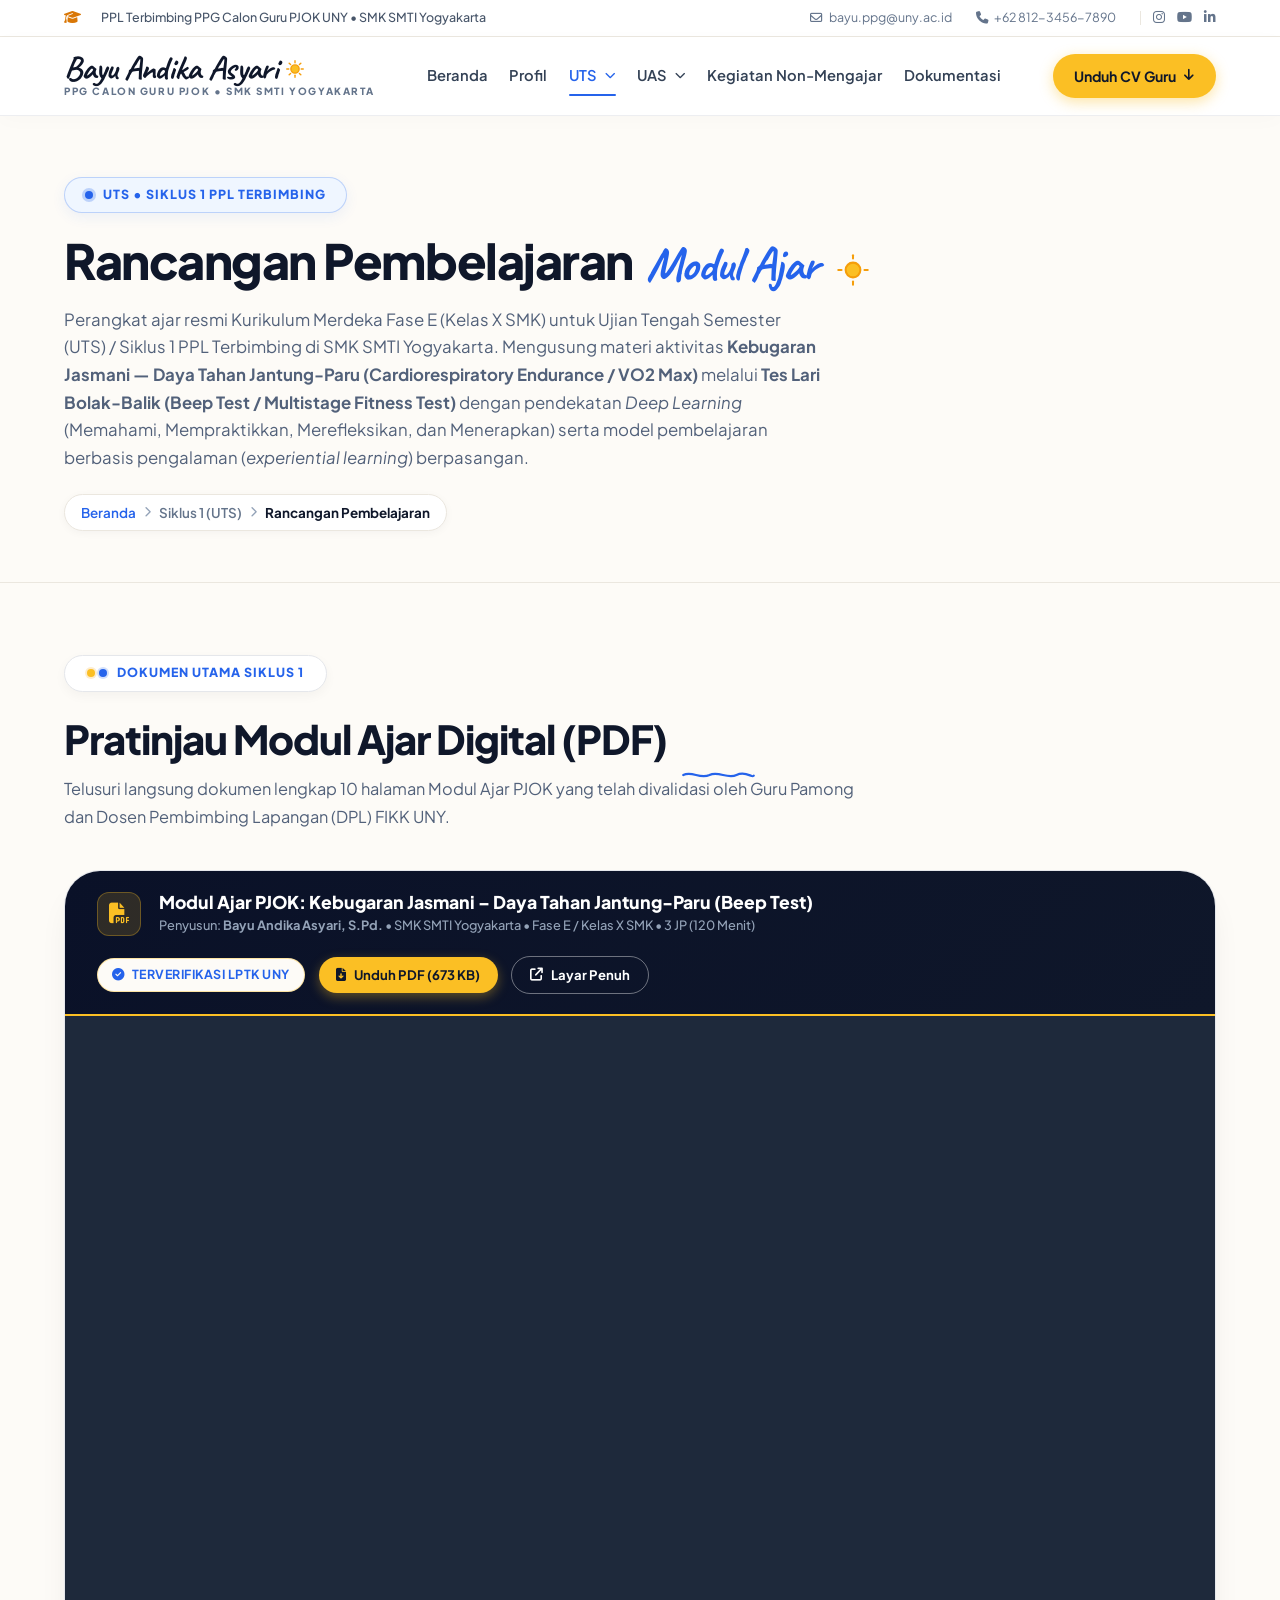
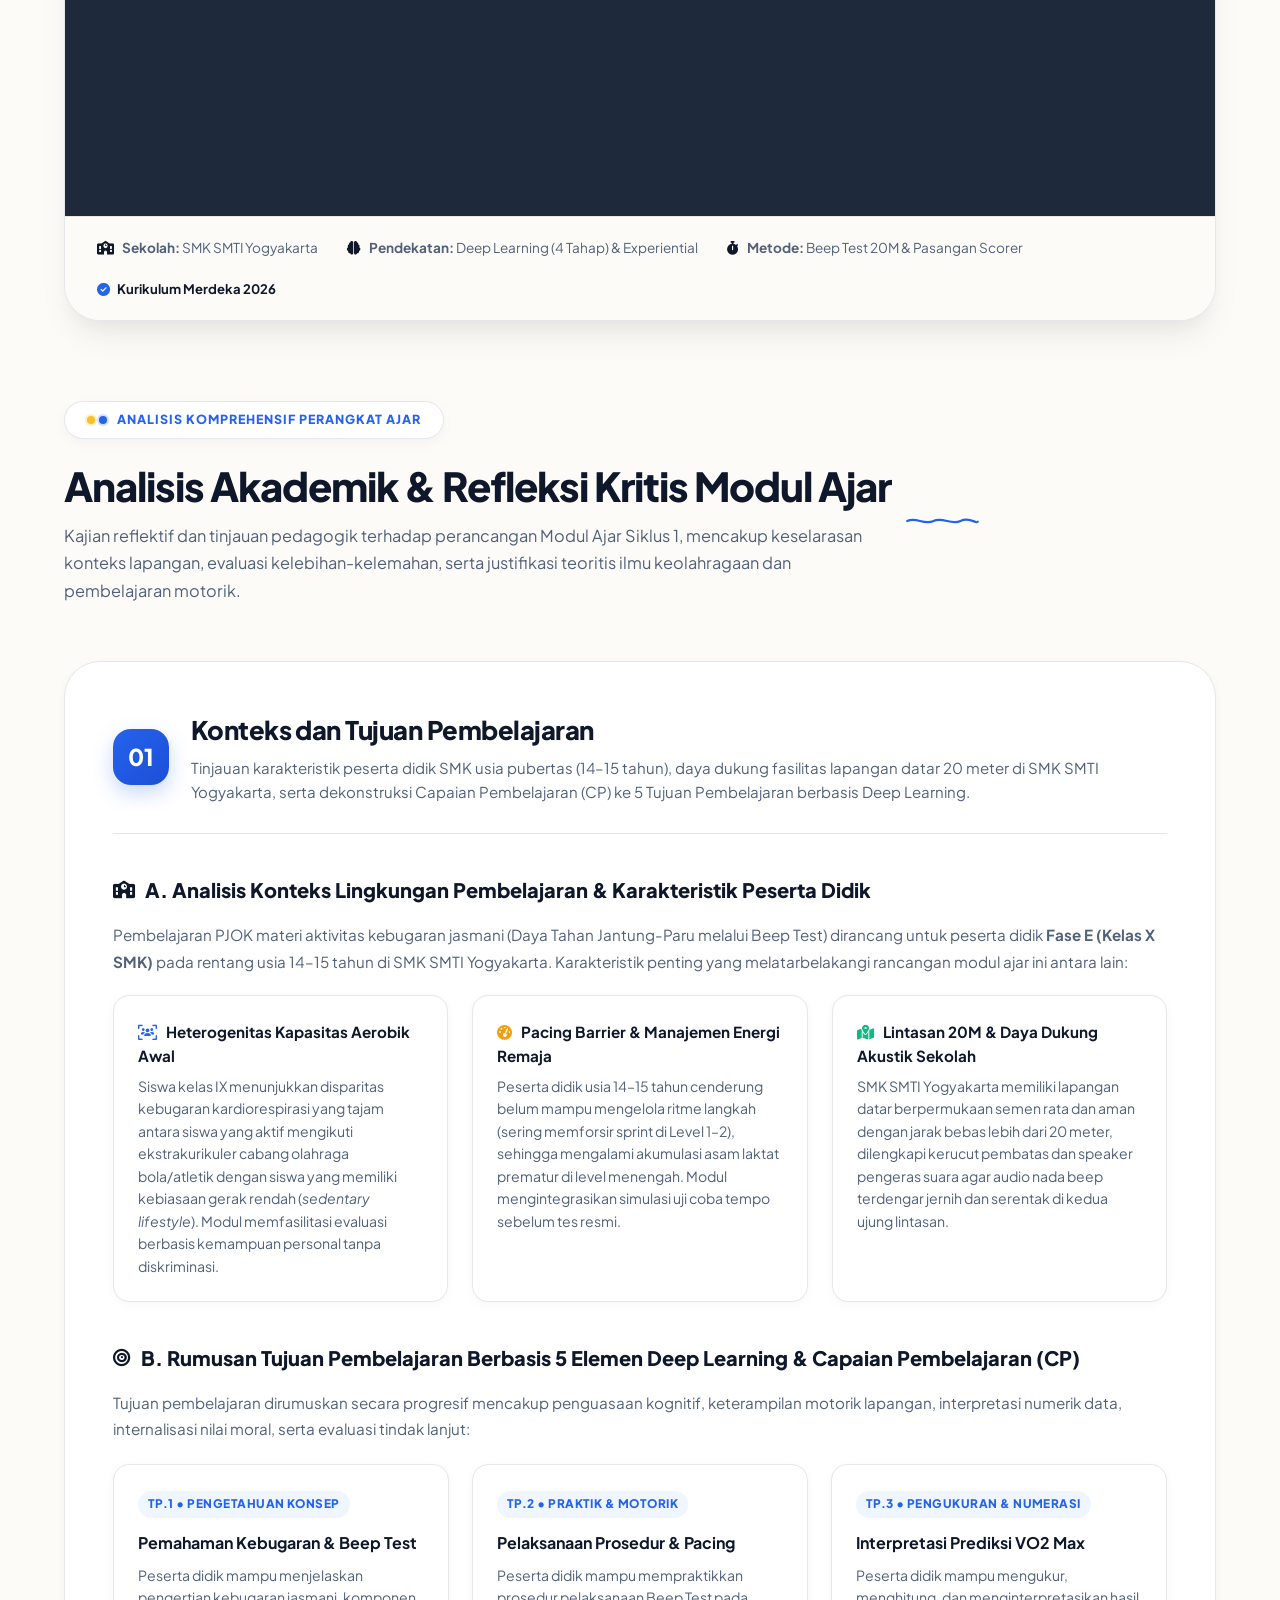
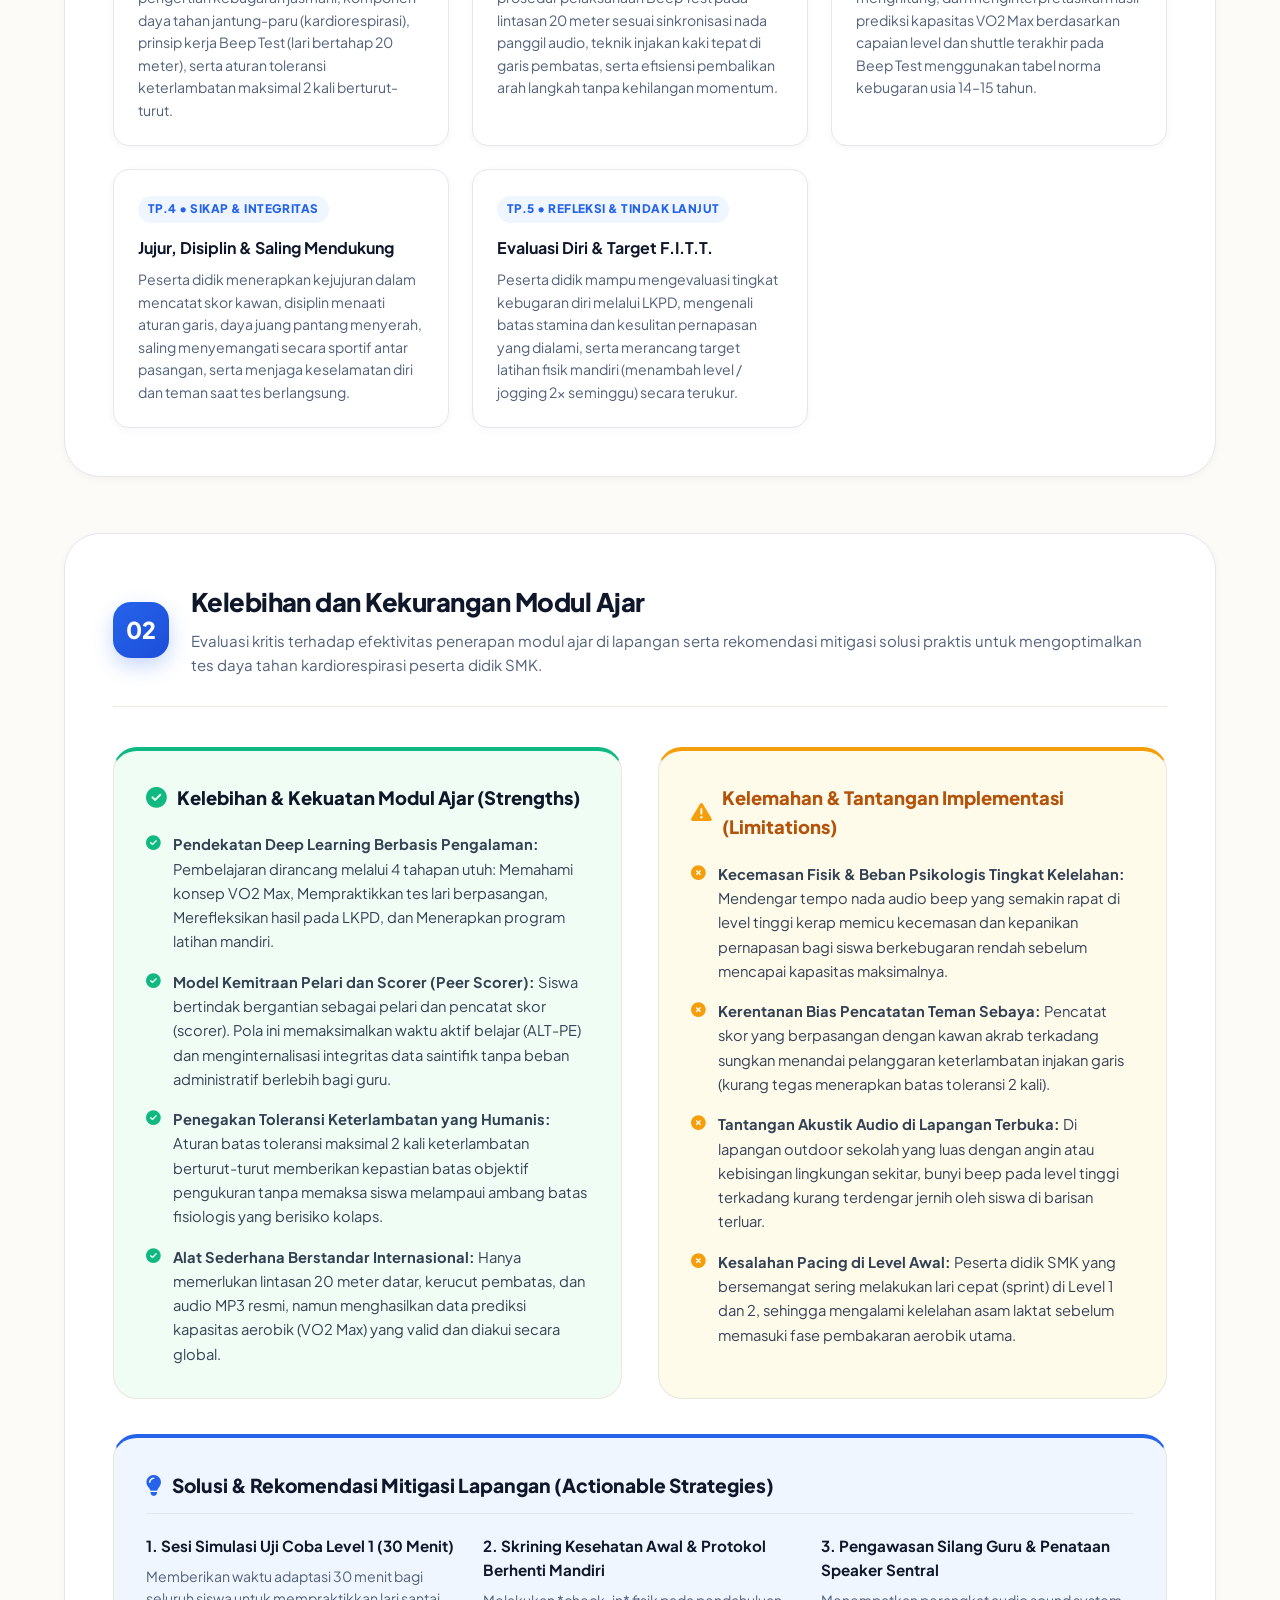
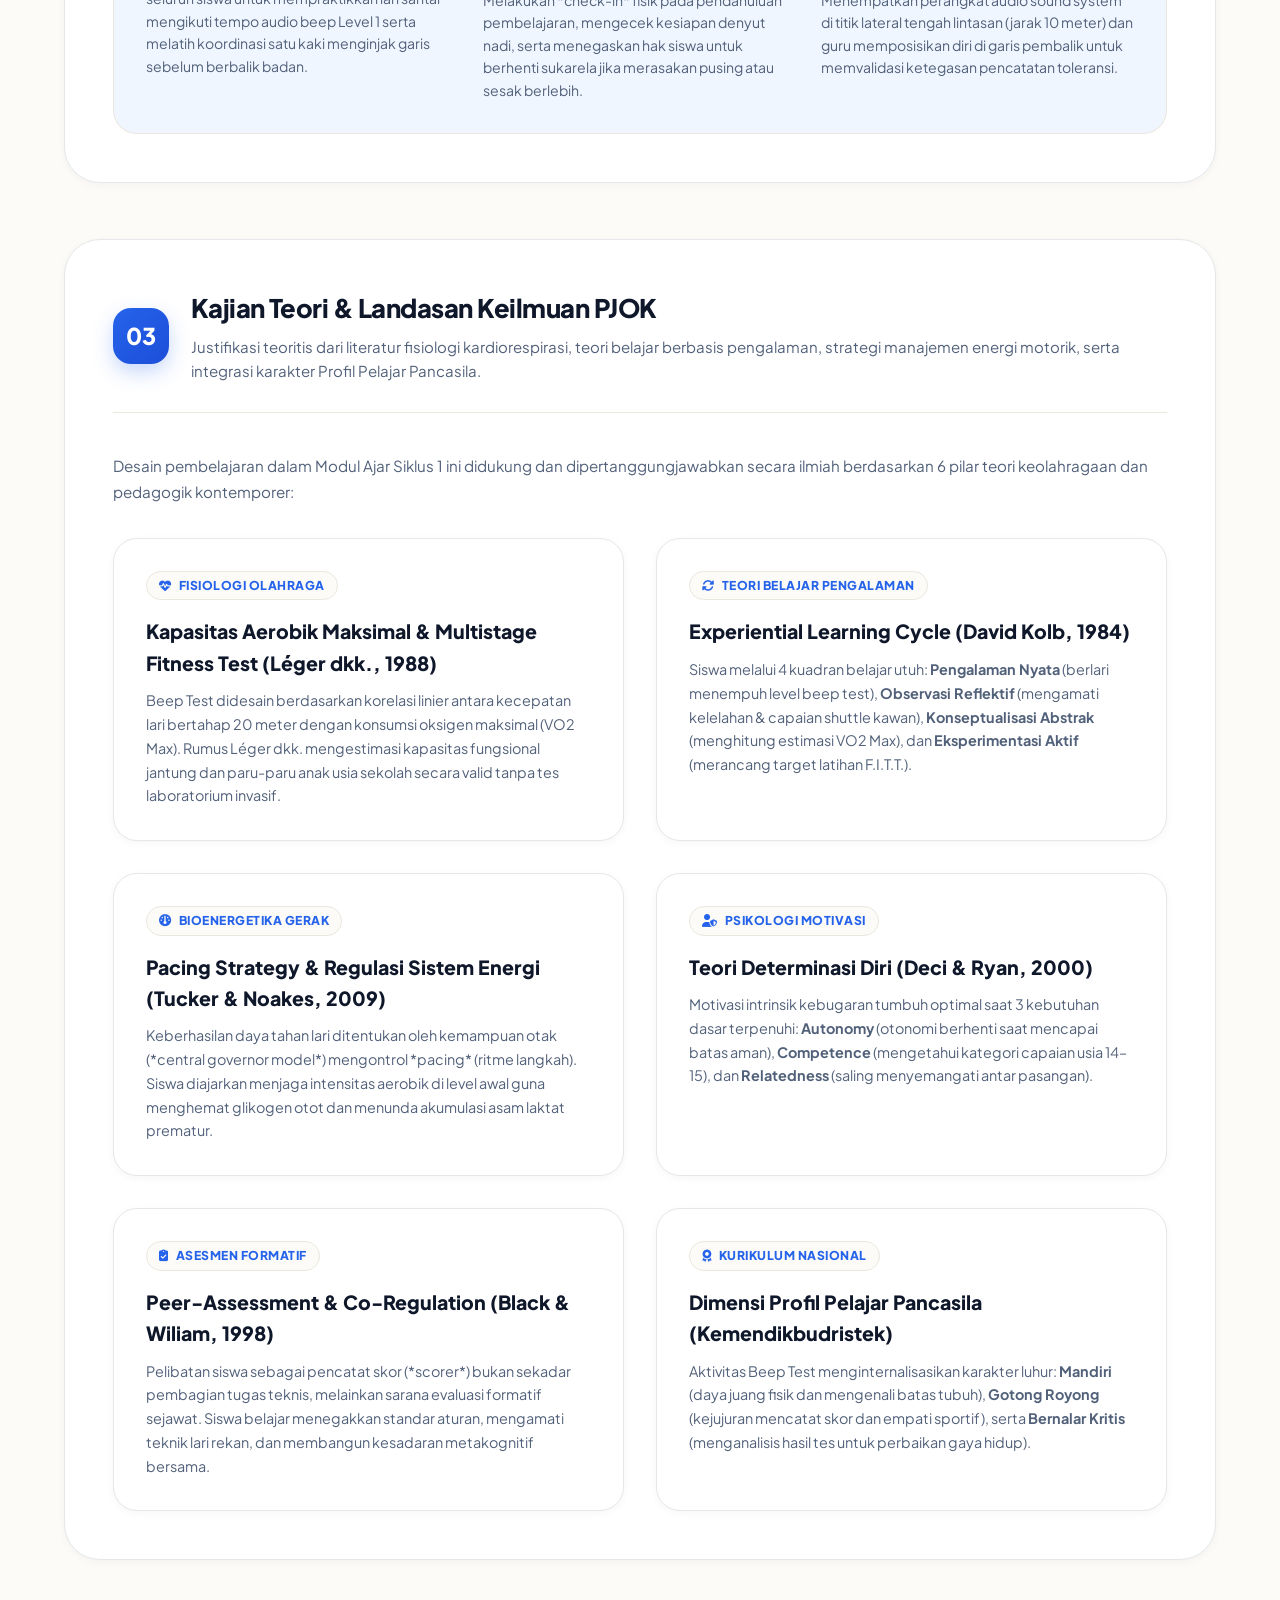
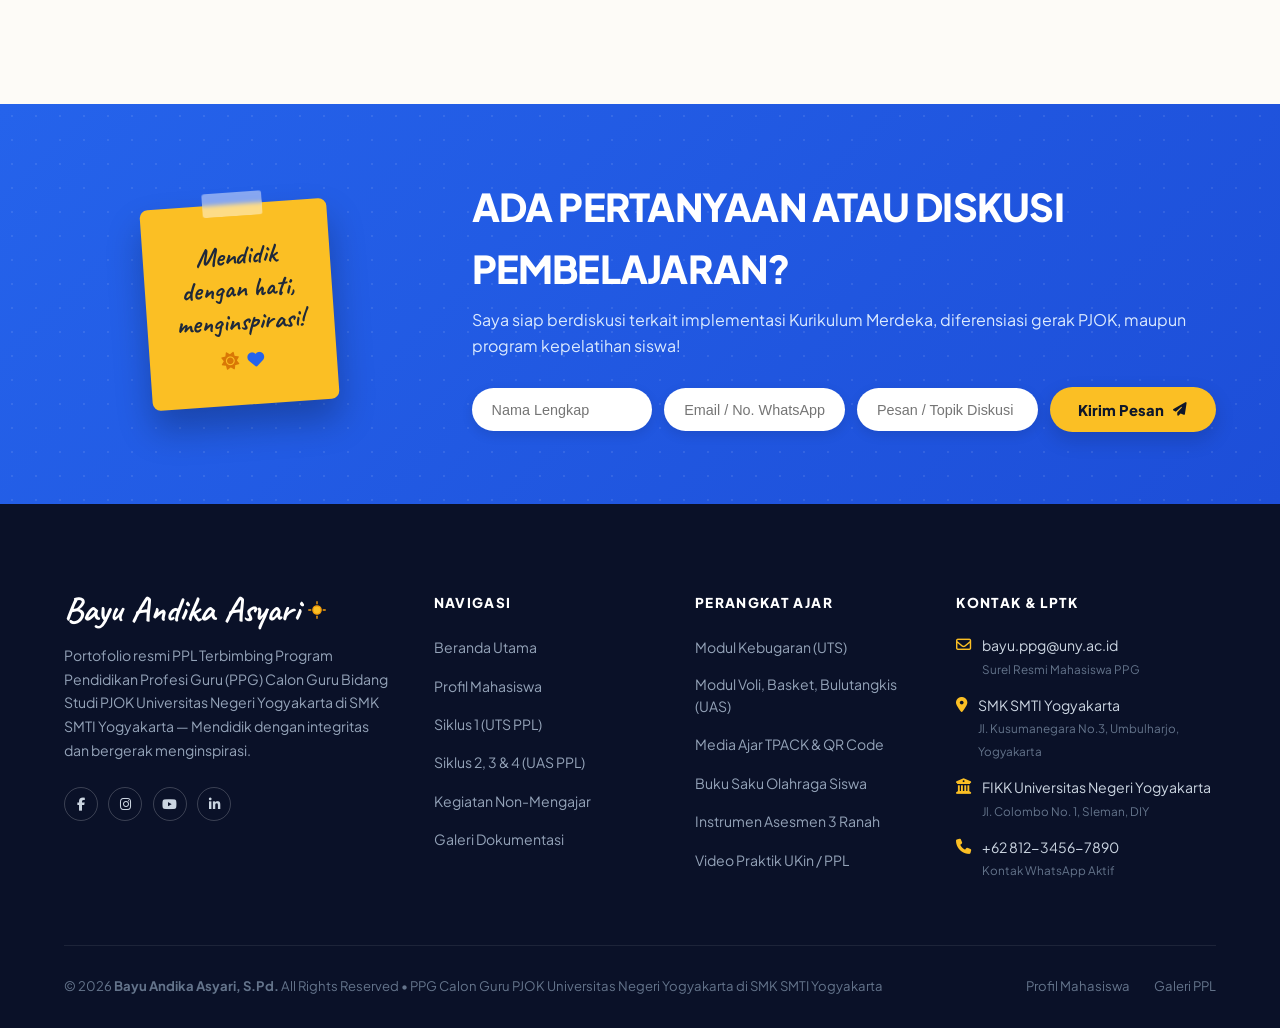
<file: UTS/rancangan.html>
<!doctype html>
<html lang="id">
  <head>
    <meta charset="UTF-8" />
    <meta name="viewport" content="width=device-width, initial-scale=1.0" />
    <title>UTS - Rancangan Pembelajaran PJOK | Bayu Andika Asyari, S.Pd. - UNY</title>

    <link rel="icon" type="image/png" href="../logo.png" />
    <link rel="preconnect" href="https://fonts.googleapis.com" />
    <link rel="preconnect" href="https://fonts.gstatic.com" crossorigin />
    <link href="https://fonts.googleapis.com/css2?family=Caveat:wght@600;700&family=Plus+Jakarta+Sans:wght@300;400;500;600;700;800&display=swap" rel="stylesheet" />
    <link rel="stylesheet" href="https://cdnjs.cloudflare.com/ajax/libs/font-awesome/6.5.1/css/all.min.css" />
    <link rel="stylesheet" href="../css/studio-theme.css?v=2.1" />
  </head>
  <body>
    <!-- =================================================================
       1. TOPBAR (Studio Theme)
       ================================================================= -->
    <!-- =================================================================
       1. TOPBAR (Studio Theme)
       ================================================================= -->
    <div class="topbar-studio">
      <div class="container topbar-studio-inner">
        <div class="topbar-left">
          <i class="fa-solid fa-graduation-cap lead-icon"></i>
          <span>PPL Terbimbing PPG Calon Guru PJOK UNY • SMK SMTI Yogyakarta</span>
        </div>

        <div class="topbar-right">
          <a href="mailto:bayu.ppg@uny.ac.id" class="topbar-contact-item">
            <i class="fa-regular fa-envelope"></i>
            <span>bayu.ppg@uny.ac.id</span>
          </a>
          <a href="tel:+6281234567890" class="topbar-contact-item">
            <i class="fa-solid fa-phone"></i>
            <span>+62 812-3456-7890</span>
          </a>

          <div class="topbar-socials">
            <a href="javascript:void(0)" onclick="showToast('Instagram Bayu Andika Asyari')" class="topbar-social-link" aria-label="Instagram"><i class="fa-brands fa-instagram"></i></a>
            <a href="javascript:void(0)" onclick="showToast('Kanal YouTube Pembelajaran PJOK')" class="topbar-social-link" aria-label="YouTube"><i class="fa-brands fa-youtube"></i></a>
            <a href="javascript:void(0)" onclick="showToast('LinkedIn Bayu Andika Asyari')" class="topbar-social-link" aria-label="LinkedIn"><i class="fa-brands fa-linkedin-in"></i></a>
          </div>
        </div>
      </div>
    </div>

    <!-- =================================================================
       2. MAIN NAVBAR (Clean Studio Header + Script Logo & Sun Doodle)
       ================================================================= -->
    <header class="navbar-studio">
      <div class="container navbar-studio-inner">
        <!-- Brand Logo: Handwritten "Bayu Andika Asyari" with radiant Sun Doodle -->
        <a href="../index.html" class="brand-studio">
          <div class="brand-studio-text">
            <span class="brand-studio-logo">
              Bayu Andika Asyari
              <!-- Sun Doodle SVG with Rays -->
              <svg class="sun-logo-doodle" viewBox="0 0 32 32" fill="none" xmlns="http://www.w3.org/2000/svg">
                <circle cx="16" cy="16" r="6" fill="#FBBF24" stroke="#F59E0B" stroke-width="2" />
                <line x1="16" y1="4" x2="16" y2="7" stroke="#F59E0B" stroke-width="2" stroke-linecap="round" />
                <line x1="16" y1="25" x2="16" y2="28" stroke="#F59E0B" stroke-width="2" stroke-linecap="round" />
                <line x1="4" y1="16" x2="7" y2="16" stroke="#F59E0B" stroke-width="2" stroke-linecap="round" />
                <line x1="25" y1="16" x2="28" y2="16" stroke="#F59E0B" stroke-width="2" stroke-linecap="round" />
                <line x1="7.5" y1="7.5" x2="9.6" y2="9.6" stroke="#F59E0B" stroke-width="2" stroke-linecap="round" />
                <line x1="22.4" y1="22.4" x2="24.5" y2="24.5" stroke="#F59E0B" stroke-width="2" stroke-linecap="round" />
                <line x1="7.5" y1="24.5" x2="9.6" y2="22.4" stroke="#F59E0B" stroke-width="2" stroke-linecap="round" />
                <line x1="22.4" y1="9.6" x2="24.5" y2="7.5" stroke="#F59E0B" stroke-width="2" stroke-linecap="round" />
              </svg>
            </span>
            <span class="brand-studio-sub">PPG CALON GURU PJOK • SMK SMTI Yogyakarta</span>
          </div>
        </a>

        <!-- Navigation Links: 6 Menu Items Required -->
        <nav>
          <ul class="nav-menu-studio">
            <!-- 1. Beranda -->
            <li><a href="../index.html" class="nav-link-studio">Beranda</a></li>

            <!-- 2. Profil -->
            <li><a href="../profil.html" class="nav-link-studio">Profil</a></li>

            <!-- 3. UTS Dropdown -->
            <li class="nav-studio-dropdown">
              <a href="rancangan.html" class="nav-link-studio active"> UTS <i class="fa-solid fa-chevron-down" style="font-size: 0.68rem; margin-left: 2px"></i> </a>
              <ul class="dropdown-studio-menu">
                <li>
                  <a href="rancangan.html" class="dropdown-studio-item active"> <i class="fa-solid fa-file-pen"></i> Rancangan Pembelajaran </a>
                </li>
                <li>
                  <a href="media.html" class="dropdown-studio-item"> <i class="fa-solid fa-photo-film"></i> Media Pembelajaran </a>
                </li>
                <li>
                  <a href="materi.html" class="dropdown-studio-item"> <i class="fa-solid fa-book-open-reader"></i> Materi Pembelajaran </a>
                </li>
                <li>
                  <a href="instrumen.html" class="dropdown-studio-item"> <i class="fa-solid fa-clipboard-check"></i> Instrumen Pembelajaran </a>
                </li>
              </ul>
            </li>

            <!-- 4. UAS Dropdown -->
            <li class="nav-studio-dropdown">
              <a href="../UAS/rancangan.html" class="nav-link-studio"> UAS <i class="fa-solid fa-chevron-down" style="font-size: 0.68rem; margin-left: 2px"></i> </a>
              <ul class="dropdown-studio-menu">
                <li>
                  <a href="../UAS/rancangan.html" class="dropdown-studio-item"> <i class="fa-solid fa-file-circle-check"></i> Rancangan Pembelajaran </a>
                </li>
                <li>
                  <a href="../UAS/media.html" class="dropdown-studio-item"> <i class="fa-solid fa-laptop-code"></i> Media Pembelajaran </a>
                </li>
                <li>
                  <a href="../UAS/materi.html" class="dropdown-studio-item"> <i class="fa-solid fa-book-bookmark"></i> Materi Pembelajaran </a>
                </li>
                <li>
                  <a href="../UAS/instrumen.html" class="dropdown-studio-item"> <i class="fa-solid fa-list-check"></i> Instrumen Pembelajaran </a>
                </li>
              </ul>
            </li>

            <!-- 5. Kegiatan Non-Mengajar -->
            <li><a href="../non-mengajar.html" class="nav-link-studio">Kegiatan Non-Mengajar</a></li>

            <!-- 6. Dokumentasi -->
            <li><a href="../dokumentasi.html" class="nav-link-studio">Dokumentasi</a></li>
          </ul>
        </nav>

        <!-- Right Action CTA: Golden-Yellow Pill Button -->
        <div style="display: flex; align-items: center; gap: 0.75rem">
          <a href="../profil.html#cv" class="btn-nav-connect" onclick="showToast('Unduh CV Guru Digital...')">
            <span>Unduh CV Guru</span>
            <i class="fa-solid fa-arrow-down"></i>
          </a>
          <button class="mobile-studio-toggle" aria-label="Buka Menu Navigasi">
            <i class="fa-solid fa-bars"></i>
          </button>
        </div>
      </div>
    </header>

    <!-- =================================================================
       3. SUBPAGE HERO HEADER (Studio Theme)
       ================================================================= -->
    <section class="subpage-studio-hero">
      <div class="container">
        <div class="hero-studio-badge">
          <span class="badge-dot"></span>
          <span>UTS &bull; SIKLUS 1 PPL TERBIMBING</span>
        </div>

        <h1 class="subpage-hero-title">
          Rancangan Pembelajaran
          <span class="script-highlight" style="font-family: var(--font-script); color: var(--color-primary-blue); font-weight: 700; margin-left: 6px">
            Modul Ajar
            <svg class="sun-doodle-hero" viewBox="0 0 44 44" fill="none" xmlns="http://www.w3.org/2000/svg" style="width: 36px; height: 36px; vertical-align: middle; margin-left: 6px">
              <circle cx="22" cy="22" r="9" fill="#FBBF24" stroke="#F59E0B" stroke-width="2.5" />
              <line x1="22" y1="4" x2="22" y2="8" stroke="#F59E0B" stroke-width="2.5" stroke-linecap="round" />
              <line x1="22" y1="36" x2="22" y2="40" stroke="#F59E0B" stroke-width="2.5" stroke-linecap="round" />
              <line x1="4" y1="22" x2="8" y2="22" stroke="#F59E0B" stroke-width="2.5" stroke-linecap="round" />
              <line x1="36" y1="22" x2="40" y2="22" stroke="#F59E0B" stroke-width="2.5" stroke-linecap="round" />
            </svg>
          </span>
        </h1>

        <p class="subpage-hero-desc">
          Perangkat ajar resmi Kurikulum Merdeka Fase E (Kelas X SMK) untuk Ujian Tengah Semester (UTS) / Siklus 1 PPL Terbimbing di SMK SMTI Yogyakarta. Mengusung materi aktivitas
          <strong>Kebugaran Jasmani — Daya Tahan Jantung-Paru (Cardiorespiratory Endurance / VO2 Max)</strong> melalui <strong>Tes Lari Bolak-Balik (Beep Test / Multistage Fitness Test)</strong> dengan pendekatan
          <em>Deep Learning</em> (Memahami, Mempraktikkan, Merefleksikan, dan Menerapkan) serta model pembelajaran berbasis pengalaman (<em>experiential learning</em>) berpasangan.
        </p>

        <div class="studio-breadcrumb">
          <a href="../index.html">Beranda</a>
          <i class="fa-solid fa-chevron-right"></i>
          <span>Siklus 1 (UTS)</span>
          <i class="fa-solid fa-chevron-right"></i>
          <span style="color: var(--color-midnight); font-weight: 700">Rancangan Pembelajaran</span>
        </div>
      </div>
    </section>

    <!-- =================================================================
       4. MAIN CONTENT
       ================================================================= -->
    <main style="background: var(--color-bg-ivory); padding: 4.5rem 0 5.5rem">
      <div class="container">
        <!-- =============================================================
           A. INTERACTIVE PDF VIEWER SECTION
           ============================================================= -->
        <section style="margin-bottom: 5rem">
          <div class="section-agency-head" style="margin-bottom: 2.5rem">
            <div class="badge-pill-group">
              <span class="twin-dot-icon"> <span></span><span></span> </span>
              <span>DOKUMEN UTAMA SIKLUS 1</span>
            </div>
            <h2 class="section-agency-title">
              Pratinjau Modul Ajar Digital (PDF)
              <span class="wavy-squiggle-wrap" style="display: inline-block; vertical-align: middle; margin-left: 8px">
                <svg class="wavy-squiggle-svg" viewBox="0 0 100 16" fill="none" xmlns="http://www.w3.org/2000/svg" style="width: 75px; height: 12px">
                  <path d="M3 8C15 2 25 14 38 8C50 2 62 14 74 8C86 2 95 12 97 9" stroke="#2563EB" stroke-width="3" stroke-linecap="round" />
                </svg>
              </span>
            </h2>
            <p class="section-agency-subtitle">Telusuri langsung dokumen lengkap 10 halaman Modul Ajar PJOK yang telah divalidasi oleh Guru Pamong dan Dosen Pembimbing Lapangan (DPL) FIKK UNY.</p>
          </div>

          <!-- PDF Viewer Container Card -->
          <div class="pdf-viewer-card">
            <!-- Toolbar -->
            <div class="pdf-viewer-toolbar">
              <div class="pdf-toolbar-info">
                <div class="pdf-toolbar-icon">
                  <i class="fa-solid fa-file-pdf"></i>
                </div>
                <div>
                  <div class="pdf-toolbar-title">Modul Ajar PJOK: Kebugaran Jasmani – Daya Tahan Jantung-Paru (Beep Test)</div>
                  <div class="pdf-toolbar-sub">Penyusun: <strong>Bayu Andika Asyari, S.Pd.</strong> • SMK SMTI Yogyakarta • Fase E / Kelas X SMK • 3 JP (120 Menit)</div>
                </div>
              </div>

              <div class="pdf-toolbar-actions">
                <span class="tag-pill" style="background: rgba(251, 191, 36, 0.15); color: #f59e0b; font-weight: 700; border: 1px solid rgba(251, 191, 36, 0.4); padding: 6px 14px; font-size: 0.78rem; border-radius: var(--radius-pill)">
                  <i class="fa-solid fa-circle-check" style="margin-right: 5px"></i> Terverifikasi LPTK UNY
                </span>
                <a href="../Dokumen/Modul Siklus 1.pdf" download="Modul_Ajar_PJOK_Siklus1_BayuAndikaAsyari.pdf" class="btn btn-primary-lime btn-sm"> <i class="fa-solid fa-file-arrow-down"></i> Unduh PDF (673 KB) </a>
                <a href="../Dokumen/Modul Siklus 1.pdf" target="_blank" rel="noopener noreferrer" class="btn btn-outline-light btn-sm" style="border-color: rgba(255, 255, 255, 0.4); color: #ffffff">
                  <i class="fa-solid fa-arrow-up-right-from-square"></i> Layar Penuh
                </a>
              </div>
            </div>

            <!-- Embedded Frame -->
            <div class="pdf-frame-wrapper">
              <iframe src="../Dokumen/Modul Siklus 1.pdf#toolbar=1&navpanes=0&scrollbar=1" title="Modul Ajar Siklus 1 Bayu Andika Asyari" loading="lazy">
                <p style="padding: 2rem; color: #ffffff; text-align: center">
                  Peramban Anda tidak mendukung tampilan PDF langsung. Silakan
                  <a href="../Dokumen/Modul Siklus 1.pdf" target="_blank" style="color: var(--color-accent-lime); font-weight: bold; text-decoration: underline"> Klik di sini untuk mengunduh atau membuka Modul Ajar Siklus 1 (.PDF) </a>.
                </p>
              </iframe>
            </div>

            <!-- Footer Metadata Bar -->
            <div style="background: var(--color-bg-ivory); padding: 1.25rem 2rem; border-top: 1px solid var(--color-border-subtle); display: flex; align-items: center; justify-content: space-between; flex-wrap: wrap; gap: 1rem">
              <div style="display: flex; align-items: center; gap: 1.8rem; flex-wrap: wrap">
                <div style="font-size: 0.85rem; color: var(--color-text-muted)">
                  <i class="fa-solid fa-school" style="color: var(--color-primary-dark); margin-right: 6px"></i>
                  <strong>Sekolah:</strong> SMK SMTI Yogyakarta
                </div>
                <div style="font-size: 0.85rem; color: var(--color-text-muted)">
                  <i class="fa-solid fa-brain" style="color: var(--color-primary-dark); margin-right: 6px"></i>
                  <strong>Pendekatan:</strong> Deep Learning (4 Tahap) &amp; Experiential
                </div>
                <div style="font-size: 0.85rem; color: var(--color-text-muted)">
                  <i class="fa-solid fa-stopwatch" style="color: var(--color-primary-dark); margin-right: 6px"></i>
                  <strong>Metode:</strong> Beep Test 20M &amp; Pasangan Scorer
                </div>
              </div>
              <div>
                <a href="javascript:void(0)" onclick="showToast('Modul Ajar Resmi PPG UNY 2026')" style="font-size: 0.82rem; color: var(--color-primary-dark); font-weight: 700; text-decoration: none">
                  <i class="fa-solid fa-circle-check" style="color: var(--color-primary-blue); margin-right: 5px"></i> Kurikulum Merdeka 2026
                </a>
              </div>
            </div>
          </div>
        </section>

        <!-- =============================================================
           B. COMPREHENSIVE ANALYSIS OF THE TEACHING MODULE
           ============================================================= -->
        <section>
          <div class="section-agency-head" style="margin-bottom: 3.5rem">
            <div class="badge-pill-group">
              <span class="twin-dot-icon"> <span></span><span></span> </span>
              <span>ANALISIS KOMPREHENSIF PERANGKAT AJAR</span>
            </div>
            <h2 class="section-agency-title">
              Analisis Akademik &amp; Refleksi Kritis Modul Ajar
              <span class="wavy-squiggle-wrap" style="display: inline-block; vertical-align: middle; margin-left: 8px">
                <svg class="wavy-squiggle-svg" viewBox="0 0 100 16" fill="none" xmlns="http://www.w3.org/2000/svg" style="width: 75px; height: 12px">
                  <path d="M3 8C15 2 25 14 38 8C50 2 62 14 74 8C86 2 95 12 97 9" stroke="#2563EB" stroke-width="3" stroke-linecap="round" />
                </svg>
              </span>
            </h2>
            <p class="section-agency-subtitle">
              Kajian reflektif dan tinjauan pedagogik terhadap perancangan Modul Ajar Siklus 1, mencakup keselarasan konteks lapangan, evaluasi kelebihan-kelemahan, serta justifikasi teoritis ilmu keolahragaan dan pembelajaran motorik.
            </p>
          </div>

          <!-- =========================================================
             1. KONTEKS DAN TUJUAN
             ========================================================= -->
          <article class="analysis-module-card">
            <div class="analysis-module-header">
              <div class="analysis-module-num">01</div>
              <div>
                <h3 class="analysis-module-title">Konteks dan Tujuan Pembelajaran</h3>
                <p class="analysis-module-desc">
                  Tinjauan karakteristik peserta didik SMK usia pubertas (14–15 tahun), daya dukung fasilitas lapangan datar 20 meter di SMK SMTI Yogyakarta, serta dekonstruksi Capaian Pembelajaran (CP) ke 5 Tujuan Pembelajaran berbasis
                  Deep Learning.
                </p>
              </div>
            </div>

            <div class="analysis-content-body">
              <!-- Konteks Lapangan & Siswa -->
              <div style="margin-bottom: 2.5rem">
                <h4 style="font-size: 1.25rem; font-weight: 800; color: var(--color-primary-dark); margin-bottom: 1rem; display: flex; align-items: center; gap: 0.65rem">
                  <i class="fa-solid fa-school" style="color: var(--color-primary-dark); font-size: 1.1rem"></i>
                  A. Analisis Konteks Lingkungan Pembelajaran &amp; Karakteristik Peserta Didik
                </h4>
                <p style="font-size: 0.95rem; color: var(--color-text-muted); line-height: 1.75; margin-bottom: 1.2rem">
                  Pembelajaran PJOK materi aktivitas kebugaran jasmani (Daya Tahan Jantung-Paru melalui Beep Test) dirancang untuk peserta didik <strong>Fase E (Kelas X SMK)</strong> pada rentang usia 14–15 tahun di SMK SMTI Yogyakarta.
                  Karakteristik penting yang melatarbelakangi rancangan modul ajar ini antara lain:
                </p>

                <div style="display: grid; grid-template-columns: repeat(auto-fit, minmax(320px, 1fr)); gap: 1.5rem; margin-bottom: 1.5rem">
                  <div style="background: #ffffff; border-radius: var(--radius-md); padding: 1.5rem; border-left: 4px solid var(--color-primary-blue); border: 1px solid var(--color-border-card); box-shadow: var(--shadow-sm)">
                    <strong style="display: block; color: var(--color-primary-dark); font-size: 0.95rem; margin-bottom: 0.4rem">
                      <i class="fa-solid fa-users-viewfinder" style="margin-right: 6px; color: var(--color-primary-blue)"></i> Heterogenitas Kapasitas Aerobik Awal
                    </strong>
                    <p style="font-size: 0.88rem; color: var(--color-text-muted); line-height: 1.6; margin: 0">
                      Siswa kelas IX menunjukkan disparitas kebugaran kardiorespirasi yang tajam antara siswa yang aktif mengikuti ekstrakurikuler cabang olahraga bola/atletik dengan siswa yang memiliki kebiasaan gerak rendah (<em
                        >sedentary lifestyle</em
                      >). Modul memfasilitasi evaluasi berbasis kemampuan personal tanpa diskriminasi.
                    </p>
                  </div>

                  <div style="background: #ffffff; border-radius: var(--radius-md); padding: 1.5rem; border-left: 4px solid #f59e0b; border: 1px solid var(--color-border-card); box-shadow: var(--shadow-sm)">
                    <strong style="display: block; color: var(--color-primary-dark); font-size: 0.95rem; margin-bottom: 0.4rem">
                      <i class="fa-solid fa-gauge-high" style="margin-right: 6px; color: #f59e0b"></i> Pacing Barrier &amp; Manajemen Energi Remaja
                    </strong>
                    <p style="font-size: 0.88rem; color: var(--color-text-muted); line-height: 1.6; margin: 0">
                      Peserta didik usia 14–15 tahun cenderung belum mampu mengelola ritme langkah (sering memforsir sprint di Level 1–2), sehingga mengalami akumulasi asam laktat prematur di level menengah. Modul mengintegrasikan simulasi
                      uji coba tempo sebelum tes resmi.
                    </p>
                  </div>

                  <div style="background: #ffffff; border-radius: var(--radius-md); padding: 1.5rem; border-left: 4px solid #10b981; border: 1px solid var(--color-border-card); box-shadow: var(--shadow-sm)">
                    <strong style="display: block; color: var(--color-primary-dark); font-size: 0.95rem; margin-bottom: 0.4rem">
                      <i class="fa-solid fa-map-location-dot" style="margin-right: 6px; color: #10b981"></i> Lintasan 20M &amp; Daya Dukung Akustik Sekolah
                    </strong>
                    <p style="font-size: 0.88rem; color: var(--color-text-muted); line-height: 1.6; margin: 0">
                      SMK SMTI Yogyakarta memiliki lapangan datar berpermukaan semen rata dan aman dengan jarak bebas lebih dari 20 meter, dilengkapi kerucut pembatas dan speaker pengeras suara agar audio nada beep terdengar jernih dan
                      serentak di kedua ujung lintasan.
                    </p>
                  </div>
                </div>
              </div>

              <!-- Dekonstruksi Tujuan Pembelajaran -->
              <div>
                <h4 style="font-size: 1.25rem; font-weight: 800; color: var(--color-primary-dark); margin-bottom: 1rem; display: flex; align-items: center; gap: 0.65rem">
                  <i class="fa-solid fa-bullseye" style="color: var(--color-primary-dark); font-size: 1.1rem"></i>
                  B. Rumusan Tujuan Pembelajaran Berbasis 5 Elemen Deep Learning &amp; Capaian Pembelajaran (CP)
                </h4>
                <p style="font-size: 0.95rem; color: var(--color-text-muted); line-height: 1.7; margin-bottom: 1.4rem">
                  Tujuan pembelajaran dirumuskan secara progresif mencakup penguasaan kognitif, keterampilan motorik lapangan, interpretasi numerik data, internalisasi nilai moral, serta evaluasi tindak lanjut:
                </p>

                <div style="display: grid; grid-template-columns: repeat(auto-fit, minmax(260px, 1fr)); gap: 1.4rem">
                  <!-- TP 1: Pengetahuan Konsep -->
                  <div style="background: #ffffff; border: 1.5px solid var(--color-border-card); border-radius: var(--radius-md); padding: 1.5rem; box-shadow: var(--shadow-sm)">
                    <div
                      style="
                        display: inline-block;
                        background: var(--color-primary-blue-light);
                        color: var(--color-primary-blue);
                        font-size: 0.74rem;
                        font-weight: 800;
                        padding: 4px 10px;
                        border-radius: var(--radius-pill);
                        margin-bottom: 0.75rem;
                        letter-spacing: 0.04em;
                      "
                    >
                      TP.1 • PENGETAHUAN KONSEP
                    </div>
                    <h5 style="font-size: 1rem; font-weight: 700; color: var(--color-primary-dark); margin-bottom: 0.5rem">Pemahaman Kebugaran &amp; Beep Test</h5>
                    <p style="font-size: 0.88rem; color: var(--color-text-muted); line-height: 1.6; margin: 0">
                      Peserta didik mampu menjelaskan pengertian kebugaran jasmani, komponen daya tahan jantung-paru (kardiorespirasi), prinsip kerja Beep Test (lari bertahap 20 meter), serta aturan toleransi keterlambatan maksimal 2 kali
                      berturut-turut.
                    </p>
                  </div>

                  <!-- TP 2: Praktik & Motorik -->
                  <div style="background: #ffffff; border: 1.5px solid var(--color-border-card); border-radius: var(--radius-md); padding: 1.5rem; box-shadow: var(--shadow-sm)">
                    <div
                      style="
                        display: inline-block;
                        background: var(--color-primary-blue-light);
                        color: var(--color-primary-blue);
                        font-size: 0.74rem;
                        font-weight: 800;
                        padding: 4px 10px;
                        border-radius: var(--radius-pill);
                        margin-bottom: 0.75rem;
                        letter-spacing: 0.04em;
                      "
                    >
                      TP.2 • PRAKTIK &amp; MOTORIK
                    </div>
                    <h5 style="font-size: 1rem; font-weight: 700; color: var(--color-primary-dark); margin-bottom: 0.5rem">Pelaksanaan Prosedur &amp; Pacing</h5>
                    <p style="font-size: 0.88rem; color: var(--color-text-muted); line-height: 1.6; margin: 0">
                      Peserta didik mampu mempraktikkan prosedur pelaksanaan Beep Test pada lintasan 20 meter sesuai sinkronisasi nada panggil audio, teknik injakan kaki tepat di garis pembatas, serta efisiensi pembalikan arah langkah tanpa
                      kehilangan momentum.
                    </p>
                  </div>

                  <!-- TP 3: Pengukuran & Estimasi -->
                  <div style="background: #ffffff; border: 1.5px solid var(--color-border-card); border-radius: var(--radius-md); padding: 1.5rem; box-shadow: var(--shadow-sm)">
                    <div
                      style="
                        display: inline-block;
                        background: var(--color-primary-blue-light);
                        color: var(--color-primary-blue);
                        font-size: 0.74rem;
                        font-weight: 800;
                        padding: 4px 10px;
                        border-radius: var(--radius-pill);
                        margin-bottom: 0.75rem;
                        letter-spacing: 0.04em;
                      "
                    >
                      TP.3 • PENGUKURAN &amp; NUMERASI
                    </div>
                    <h5 style="font-size: 1rem; font-weight: 700; color: var(--color-primary-dark); margin-bottom: 0.5rem">Interpretasi Prediksi VO2 Max</h5>
                    <p style="font-size: 0.88rem; color: var(--color-text-muted); line-height: 1.6; margin: 0">
                      Peserta didik mampu mengukur, menghitung, dan menginterpretasikan hasil prediksi kapasitas VO2 Max berdasarkan capaian level dan shuttle terakhir pada Beep Test menggunakan tabel norma kebugaran usia 14–15 tahun.
                    </p>
                  </div>

                  <!-- TP 4: Sikap & Karakter -->
                  <div style="background: #ffffff; border: 1.5px solid var(--color-border-card); border-radius: var(--radius-md); padding: 1.5rem; box-shadow: var(--shadow-sm)">
                    <div
                      style="
                        display: inline-block;
                        background: var(--color-primary-blue-light);
                        color: var(--color-primary-blue);
                        font-size: 0.74rem;
                        font-weight: 800;
                        padding: 4px 10px;
                        border-radius: var(--radius-pill);
                        margin-bottom: 0.75rem;
                        letter-spacing: 0.04em;
                      "
                    >
                      TP.4 • SIKAP &amp; INTEGRITAS
                    </div>
                    <h5 style="font-size: 1rem; font-weight: 700; color: var(--color-primary-dark); margin-bottom: 0.5rem">Jujur, Disiplin &amp; Saling Mendukung</h5>
                    <p style="font-size: 0.88rem; color: var(--color-text-muted); line-height: 1.6; margin: 0">
                      Peserta didik menerapkan kejujuran dalam mencatat skor kawan, disiplin menaati aturan garis, daya juang pantang menyerah, saling menyemangati secara sportif antar pasangan, serta menjaga keselamatan diri dan teman saat
                      tes berlangsung.
                    </p>
                  </div>

                  <!-- TP 5: Evaluasi & Refleksi -->
                  <div style="background: #ffffff; border: 1.5px solid var(--color-border-card); border-radius: var(--radius-md); padding: 1.5rem; box-shadow: var(--shadow-sm)">
                    <div
                      style="
                        display: inline-block;
                        background: var(--color-primary-blue-light);
                        color: var(--color-primary-blue);
                        font-size: 0.74rem;
                        font-weight: 800;
                        padding: 4px 10px;
                        border-radius: var(--radius-pill);
                        margin-bottom: 0.75rem;
                        letter-spacing: 0.04em;
                      "
                    >
                      TP.5 • REFLEKSI &amp; TINDAK LANJUT
                    </div>
                    <h5 style="font-size: 1rem; font-weight: 700; color: var(--color-primary-dark); margin-bottom: 0.5rem">Evaluasi Diri &amp; Target F.I.T.T.</h5>
                    <p style="font-size: 0.88rem; color: var(--color-text-muted); line-height: 1.6; margin: 0">
                      Peserta didik mampu mengevaluasi tingkat kebugaran diri melalui LKPD, mengenali batas stamina dan kesulitan pernapasan yang dialami, serta merancang target latihan fisik mandiri (menambah level / jogging 2x seminggu)
                      secara terukur.
                    </p>
                  </div>
                </div>
              </div>
            </div>
          </article>

          <!-- =========================================================
             2. KELEBIHAN DAN KEKURANGAN
             ========================================================= -->
          <article class="analysis-module-card">
            <div class="analysis-module-header">
              <div class="analysis-module-num">02</div>
              <div>
                <h3 class="analysis-module-title">Kelebihan dan Kekurangan Modul Ajar</h3>
                <p class="analysis-module-desc">Evaluasi kritis terhadap efektivitas penerapan modul ajar di lapangan serta rekomendasi mitigasi solusi praktis untuk mengoptimalkan tes daya tahan kardiorespirasi peserta didik SMK.</p>
              </div>
            </div>

            <div class="analysis-content-body">
              <!-- 2-Column Grid: Pro vs Con -->
              <div class="analysis-grid-2col">
                <!-- Kolom Kelebihan -->
                <div class="analysis-box-item pro">
                  <div class="analysis-box-title" style="color: var(--color-primary-dark)">
                    <i class="fa-solid fa-circle-check" style="color: #10b981; font-size: 1.3rem"></i>
                    Kelebihan &amp; Kekuatan Modul Ajar (Strengths)
                  </div>
                  <ul class="analysis-list">
                    <li>
                      <i class="fa-solid fa-check-circle" style="color: #10b981"></i>
                      <div>
                        <strong>Pendekatan Deep Learning Berbasis Pengalaman:</strong>
                        Pembelajaran dirancang melalui 4 tahapan utuh: Memahami konsep VO2 Max, Mempraktikkan tes lari berpasangan, Merefleksikan hasil pada LKPD, dan Menerapkan program latihan mandiri.
                      </div>
                    </li>
                    <li>
                      <i class="fa-solid fa-check-circle" style="color: #10b981"></i>
                      <div>
                        <strong>Model Kemitraan Pelari dan Scorer (Peer Scorer):</strong>
                        Siswa bertindak bergantian sebagai pelari dan pencatat skor (scorer). Pola ini memaksimalkan waktu aktif belajar (ALT-PE) dan menginternalisasi integritas data saintifik tanpa beban administratif berlebih bagi guru.
                      </div>
                    </li>
                    <li>
                      <i class="fa-solid fa-check-circle" style="color: #10b981"></i>
                      <div>
                        <strong>Penegakan Toleransi Keterlambatan yang Humanis:</strong>
                        Aturan batas toleransi maksimal 2 kali keterlambatan berturut-turut memberikan kepastian batas objektif pengukuran tanpa memaksa siswa melampaui ambang batas fisiologis yang berisiko kolaps.
                      </div>
                    </li>
                    <li>
                      <i class="fa-solid fa-check-circle" style="color: #10b981"></i>
                      <div>
                        <strong>Alat Sederhana Berstandar Internasional:</strong>
                        Hanya memerlukan lintasan 20 meter datar, kerucut pembatas, dan audio MP3 resmi, namun menghasilkan data prediksi kapasitas aerobik (VO2 Max) yang valid dan diakui secara global.
                      </div>
                    </li>
                  </ul>
                </div>

                <!-- Kolom Kekurangan / Tantangan -->
                <div class="analysis-box-item con">
                  <div class="analysis-box-title" style="color: #b45309">
                    <i class="fa-solid fa-triangle-exclamation" style="color: #f59e0b; font-size: 1.3rem"></i>
                    Kelemahan &amp; Tantangan Implementasi (Limitations)
                  </div>
                  <ul class="analysis-list">
                    <li>
                      <i class="fa-solid fa-circle-xmark" style="color: #f59e0b"></i>
                      <div>
                        <strong>Kecemasan Fisik &amp; Beban Psikologis Tingkat Kelelahan:</strong>
                        Mendengar tempo nada audio beep yang semakin rapat di level tinggi kerap memicu kecemasan dan kepanikan pernapasan bagi siswa berkebugaran rendah sebelum mencapai kapasitas maksimalnya.
                      </div>
                    </li>
                    <li>
                      <i class="fa-solid fa-circle-xmark" style="color: #f59e0b"></i>
                      <div>
                        <strong>Kerentanan Bias Pencatatan Teman Sebaya:</strong>
                        Pencatat skor yang berpasangan dengan kawan akrab terkadang sungkan menandai pelanggaran keterlambatan injakan garis (kurang tegas menerapkan batas toleransi 2 kali).
                      </div>
                    </li>
                    <li>
                      <i class="fa-solid fa-circle-xmark" style="color: #f59e0b"></i>
                      <div>
                        <strong>Tantangan Akustik Audio di Lapangan Terbuka:</strong>
                        Di lapangan outdoor sekolah yang luas dengan angin atau kebisingan lingkungan sekitar, bunyi beep pada level tinggi terkadang kurang terdengar jernih oleh siswa di barisan terluar.
                      </div>
                    </li>
                    <li>
                      <i class="fa-solid fa-circle-xmark" style="color: #f59e0b"></i>
                      <div>
                        <strong>Kesalahan Pacing di Level Awal:</strong>
                        Peserta didik SMK yang bersemangat sering melakukan lari cepat (sprint) di Level 1 dan 2, sehingga mengalami kelelahan asam laktat sebelum memasuki fase pembakaran aerobik utama.
                      </div>
                    </li>
                  </ul>
                </div>
              </div>

              <!-- Solusi dan Mitigasi Lapangan -->
              <div class="analysis-box-item solution">
                <div class="analysis-box-title" style="color: var(--color-primary-dark); font-size: 1.2rem; border-bottom: 1px solid var(--color-border-card); padding-bottom: 0.75rem; margin-bottom: 1.25rem">
                  <i class="fa-solid fa-lightbulb" style="color: var(--color-primary-blue); font-size: 1.3rem"></i>
                  Solusi &amp; Rekomendasi Mitigasi Lapangan (Actionable Strategies)
                </div>
                <div style="display: grid; grid-template-columns: repeat(auto-fit, minmax(280px, 1fr)); gap: 1.5rem">
                  <div>
                    <h5 style="color: var(--color-primary-dark); font-size: 0.95rem; font-weight: 700; margin-bottom: 0.4rem">1. Sesi Simulasi Uji Coba Level 1 (30 Menit)</h5>
                    <p style="font-size: 0.88rem; color: var(--color-text-muted); line-height: 1.6; margin: 0">
                      Memberikan waktu adaptasi 30 menit bagi seluruh siswa untuk mempraktikkan lari santai mengikuti tempo audio beep Level 1 serta melatih koordinasi satu kaki menginjak garis sebelum berbalik badan.
                    </p>
                  </div>
                  <div>
                    <h5 style="color: var(--color-primary-dark); font-size: 0.95rem; font-weight: 700; margin-bottom: 0.4rem">2. Skrining Kesehatan Awal &amp; Protokol Berhenti Mandiri</h5>
                    <p style="font-size: 0.88rem; color: var(--color-text-muted); line-height: 1.6; margin: 0">
                      Melakukan *check-in* fisik pada pendahuluan pembelajaran, mengecek kesiapan denyut nadi, serta menegaskan hak siswa untuk berhenti sukarela jika merasakan pusing atau sesak berlebih.
                    </p>
                  </div>
                  <div>
                    <h5 style="color: var(--color-primary-dark); font-size: 0.95rem; font-weight: 700; margin-bottom: 0.4rem">3. Pengawasan Silang Guru &amp; Penataan Speaker Sentral</h5>
                    <p style="font-size: 0.88rem; color: var(--color-text-muted); line-height: 1.6; margin: 0">
                      Menempatkan perangkat audio sound system di titik lateral tengah lintasan (jarak 10 meter) dan guru memposisikan diri di garis pembalik untuk memvalidasi ketegasan pencatatan toleransi.
                    </p>
                  </div>
                </div>
              </div>
            </div>
          </article>

          <!-- =========================================================
             3. KAJIAN TEORI
             ========================================================= -->
          <article class="analysis-module-card">
            <div class="analysis-module-header">
              <div class="analysis-module-num">03</div>
              <div>
                <h3 class="analysis-module-title">Kajian Teori &amp; Landasan Keilmuan PJOK</h3>
                <p class="analysis-module-desc">Justifikasi teoritis dari literatur fisiologi kardiorespirasi, teori belajar berbasis pengalaman, strategi manajemen energi motorik, serta integrasi karakter Profil Pelajar Pancasila.</p>
              </div>
            </div>

            <div class="analysis-content-body">
              <p style="font-size: 0.95rem; color: var(--color-text-muted); line-height: 1.75; margin-bottom: 2rem">
                Desain pembelajaran dalam Modul Ajar Siklus 1 ini didukung dan dipertanggungjawabkan secara ilmiah berdasarkan 6 pilar teori keolahragaan dan pedagogik kontemporer:
              </p>

              <div class="theory-grid">
                <!-- Teori 1: Fisiologi Kardiorespirasi & VO2 Max -->
                <div class="theory-card">
                  <span class="theory-badge"> <i class="fa-solid fa-heart-pulse" style="margin-right: 5px"></i> Fisiologi Olahraga </span>
                  <h4 class="theory-title">Kapasitas Aerobik Maksimal &amp; Multistage Fitness Test (Léger dkk., 1988)</h4>
                  <p class="theory-desc">
                    Beep Test didesain berdasarkan korelasi linier antara kecepatan lari bertahap 20 meter dengan konsumsi oksigen maksimal (VO2 Max). Rumus Léger dkk. mengestimasi kapasitas fungsional jantung dan paru-paru anak usia
                    sekolah secara valid tanpa tes laboratorium invasif.
                  </p>
                </div>

                <!-- Teori 2: Experiential Learning Kolb -->
                <div class="theory-card">
                  <span class="theory-badge"> <i class="fa-solid fa-rotate" style="margin-right: 5px"></i> Teori Belajar Pengalaman </span>
                  <h4 class="theory-title">Experiential Learning Cycle (David Kolb, 1984)</h4>
                  <p class="theory-desc">
                    Siswa melalui 4 kuadran belajar utuh: <strong>Pengalaman Nyata</strong> (berlari menempuh level beep test), <strong>Observasi Reflektif</strong> (mengamati kelelahan &amp; capaian shuttle kawan),
                    <strong>Konseptualisasi Abstrak</strong> (menghitung estimasi VO2 Max), dan <strong>Eksperimentasi Aktif</strong> (merancang target latihan F.I.T.T.).
                  </p>
                </div>

                <!-- Teori 3: Pacing Strategy & Bioenergetika -->
                <div class="theory-card">
                  <span class="theory-badge"> <i class="fa-solid fa-gauge" style="margin-right: 5px"></i> Bioenergetika Gerak </span>
                  <h4 class="theory-title">Pacing Strategy &amp; Regulasi Sistem Energi (Tucker &amp; Noakes, 2009)</h4>
                  <p class="theory-desc">
                    Keberhasilan daya tahan lari ditentukan oleh kemampuan otak (*central governor model*) mengontrol *pacing* (ritme langkah). Siswa diajarkan menjaga intensitas aerobik di level awal guna menghemat glikogen otot dan
                    menunda akumulasi asam laktat prematur.
                  </p>
                </div>

                <!-- Teori 4: Self-Determination Theory -->
                <div class="theory-card">
                  <span class="theory-badge"> <i class="fa-solid fa-user-shield" style="margin-right: 5px"></i> Psikologi Motivasi </span>
                  <h4 class="theory-title">Teori Determinasi Diri (Deci &amp; Ryan, 2000)</h4>
                  <p class="theory-desc">
                    Motivasi intrinsik kebugaran tumbuh optimal saat 3 kebutuhan dasar terpenuhi: <strong>Autonomy</strong> (otonomi berhenti saat mencapai batas aman), <strong>Competence</strong> (mengetahui kategori capaian usia 14–15),
                    dan <strong>Relatedness</strong> (saling menyemangati antar pasangan).
                  </p>
                </div>

                <!-- Teori 5: Peer Assessment & Co-Regulation -->
                <div class="theory-card">
                  <span class="theory-badge"> <i class="fa-solid fa-clipboard-check" style="margin-right: 5px"></i> Asesmen Formatif </span>
                  <h4 class="theory-title">Peer-Assessment &amp; Co-Regulation (Black &amp; Wiliam, 1998)</h4>
                  <p class="theory-desc">
                    Pelibatan siswa sebagai pencatat skor (*scorer*) bukan sekadar pembagian tugas teknis, melainkan sarana evaluasi formatif sejawat. Siswa belajar menegakkan standar aturan, mengamati teknik lari rekan, dan membangun
                    kesadaran metakognitif bersama.
                  </p>
                </div>

                <!-- Teori 6: Profil Pelajar Pancasila -->
                <div class="theory-card">
                  <span class="theory-badge"> <i class="fa-solid fa-award" style="margin-right: 5px"></i> Kurikulum Nasional </span>
                  <h4 class="theory-title">Dimensi Profil Pelajar Pancasila (Kemendikbudristek)</h4>
                  <p class="theory-desc">
                    Aktivitas Beep Test menginternalisasikan karakter luhur: <strong>Mandiri</strong> (daya juang fisik dan mengenali batas tubuh), <strong>Gotong Royong</strong> (kejujuran mencatat skor dan empati sportif), serta
                    <strong>Bernalar Kritis</strong> (menganalisis hasil tes untuk perbaikan gaya hidup).
                  </p>
                </div>
              </div>
            </div>
          </article>
        </section>
      </div>
    </main>

    <!-- =================================================================
       5. CTA BANNER (Diskusi Pembelajaran & Kolaborasi)
       ================================================================= -->
    <section id="diskusi" class="section-cta-studio">
      <div class="container">
        <div class="cta-studio-container">
          <!-- Left Angled Yellow Sticky Note -->
          <div class="cta-sticky-note-wrapper">
            <div class="cta-yellow-sticky-note">
              <div class="sticky-note-text">
                Mendidik<br />
                dengan hati,<br />
                menginspirasi!
              </div>
              <div class="sticky-note-icons">
                <i class="fa-solid fa-sun" style="color: #d97706; font-size: 1.1rem"></i>
                <i class="fa-solid fa-heart" style="color: #2563eb; font-size: 1.05rem"></i>
              </div>
            </div>
          </div>

          <!-- Right Form Area -->
          <div class="cta-form-area">
            <h2>ADA PERTANYAAN ATAU DISKUSI PEMBELAJARAN?</h2>
            <p>Saya siap berdiskusi terkait implementasi Kurikulum Merdeka, diferensiasi gerak PJOK, maupun program kepelatihan siswa!</p>

            <form id="cta-project-form" class="cta-inline-form">
              <input type="text" id="cta-name" class="cta-input-studio" placeholder="Nama Lengkap" required />
              <input type="email" id="cta-email" class="cta-input-studio" placeholder="Email / No. WhatsApp" required />
              <input type="text" id="cta-message" class="cta-input-studio" placeholder="Pesan / Topik Diskusi" required />
              <button type="submit" class="btn-cta-submit">
                <span>Kirim Pesan</span>
                <i class="fa-solid fa-paper-plane"></i>
              </button>
            </form>
          </div>
        </div>
      </div>
    </section>

    <!-- =================================================================
       6. MIDNIGHT NAVY FOOTER
       ================================================================= -->
    <footer class="footer-midnight-studio">
      <div class="container">
        <div class="footer-studio-grid">
          <!-- Col 1: Brand Info -->
          <div>
            <a href="../index.html" class="footer-brand-logo">
              Bayu Andika Asyari
              <svg class="sun-logo-doodle" viewBox="0 0 32 32" fill="none" xmlns="http://www.w3.org/2000/svg">
                <circle cx="16" cy="16" r="6" fill="#FBBF24" stroke="#F59E0B" stroke-width="2" />
                <line x1="16" y1="4" x2="16" y2="7" stroke="#F59E0B" stroke-width="2" stroke-linecap="round" />
                <line x1="16" y1="25" x2="16" y2="28" stroke="#F59E0B" stroke-width="2" stroke-linecap="round" />
                <line x1="4" y1="16" x2="7" y2="16" stroke="#F59E0B" stroke-width="2" stroke-linecap="round" />
                <line x1="25" y1="16" x2="28" y2="16" stroke="#F59E0B" stroke-width="2" stroke-linecap="round" />
              </svg>
            </a>
            <p class="footer-brand-desc">
              Portofolio resmi PPL Terbimbing Program Pendidikan Profesi Guru (PPG) Calon Guru Bidang Studi PJOK Universitas Negeri Yogyakarta di SMK SMTI Yogyakarta — Mendidik dengan integritas dan bergerak menginspirasi.
            </p>
            <div class="footer-social-circles">
              <a href="javascript:void(0)" onclick="showStudioToast('Facebook')" class="footer-social-btn" aria-label="Facebook"><i class="fa-brands fa-facebook-f"></i></a>
              <a href="javascript:void(0)" onclick="showStudioToast('Instagram @bayuandikaasyari')" class="footer-social-btn" aria-label="Instagram"><i class="fa-brands fa-instagram"></i></a>
              <a href="javascript:void(0)" onclick="showStudioToast('YouTube Pembelajaran PJOK')" class="footer-social-btn" aria-label="YouTube"><i class="fa-brands fa-youtube"></i></a>
              <a href="javascript:void(0)" onclick="showStudioToast('LinkedIn Bayu Andika Asyari')" class="footer-social-btn" aria-label="LinkedIn"><i class="fa-brands fa-linkedin-in"></i></a>
            </div>
          </div>

          <!-- Col 2: NAVIGASI -->
          <div>
            <h4 class="footer-col-title">NAVIGASI</h4>
            <ul class="footer-links-list">
              <li><a href="../index.html" class="footer-link-item">Beranda Utama</a></li>
              <li><a href="../profil.html" class="footer-link-item">Profil Mahasiswa</a></li>
              <li><a href="../UTS/rancangan.html" class="footer-link-item">Siklus 1 (UTS PPL)</a></li>
              <li><a href="../UAS/rancangan.html" class="footer-link-item">Siklus 2, 3 &amp; 4 (UAS PPL)</a></li>
              <li><a href="../non-mengajar.html" class="footer-link-item">Kegiatan Non-Mengajar</a></li>
              <li><a href="../dokumentasi.html" class="footer-link-item">Galeri Dokumentasi</a></li>
            </ul>
          </div>

          <!-- Col 3: PERANGKAT AJAR -->
          <div>
            <h4 class="footer-col-title">PERANGKAT AJAR</h4>
            <ul class="footer-links-list">
              <li><a href="../UTS/rancangan.html" class="footer-link-item">Modul Kebugaran (UTS)</a></li>
              <li><a href="../UAS/rancangan.html" class="footer-link-item">Modul Voli, Basket, Bulutangkis (UAS)</a></li>
              <li><a href="../UTS/media.html" class="footer-link-item">Media Ajar TPACK &amp; QR Code</a></li>
              <li><a href="../UAS/materi.html" class="footer-link-item">Buku Saku Olahraga Siswa</a></li>
              <li><a href="../UTS/instrumen.html" class="footer-link-item">Instrumen Asesmen 3 Ranah</a></li>
              <li><a href="../UTS/video.html" class="footer-link-item">Video Praktik UKin / PPL</a></li>
            </ul>
          </div>

          <!-- Col 4: KONTAK RESMI & LPTK -->
          <div>
            <h4 class="footer-col-title">KONTAK &amp; LPTK</h4>
            <ul class="footer-contact-list">
              <li class="footer-contact-entry">
                <i class="fa-regular fa-envelope"></i>
                <span>bayu.ppg@uny.ac.id<br /><small style="color: #64748b">Surel Resmi Mahasiswa PPG</small></span>
              </li>
              <li class="footer-contact-entry">
                <i class="fa-solid fa-location-dot"></i>
                <span>SMK SMTI Yogyakarta<br /><small style="color: #64748b">Jl. Kusumanegara No.3, Umbulharjo, Yogyakarta</small></span>
              </li>
              <li class="footer-contact-entry">
                <i class="fa-solid fa-building-columns"></i>
                <span>FIKK Universitas Negeri Yogyakarta<br /><small style="color: #64748b">Jl. Colombo No. 1, Sleman, DIY</small></span>
              </li>
              <li class="footer-contact-entry">
                <i class="fa-solid fa-phone"></i>
                <span>+62 812-3456-7890<br /><small style="color: #64748b">Kontak WhatsApp Aktif</small></span>
              </li>
            </ul>
          </div>
        </div>

        <!-- Footer Bottom Bar -->
        <div class="footer-bottom-bar">
          <div>&copy; 2026 <strong>Bayu Andika Asyari, S.Pd.</strong> All Rights Reserved &bull; PPG Calon Guru PJOK Universitas Negeri Yogyakarta di SMK SMTI Yogyakarta</div>
          <div class="footer-bottom-links">
            <a href="../profil.html">Profil Mahasiswa</a>
            <a href="../dokumentasi.html">Galeri PPL</a>
          </div>
        </div>
      </div>
    </footer>

    <script src="../js/studio.js"></script>
  </body>
</html>
</file>
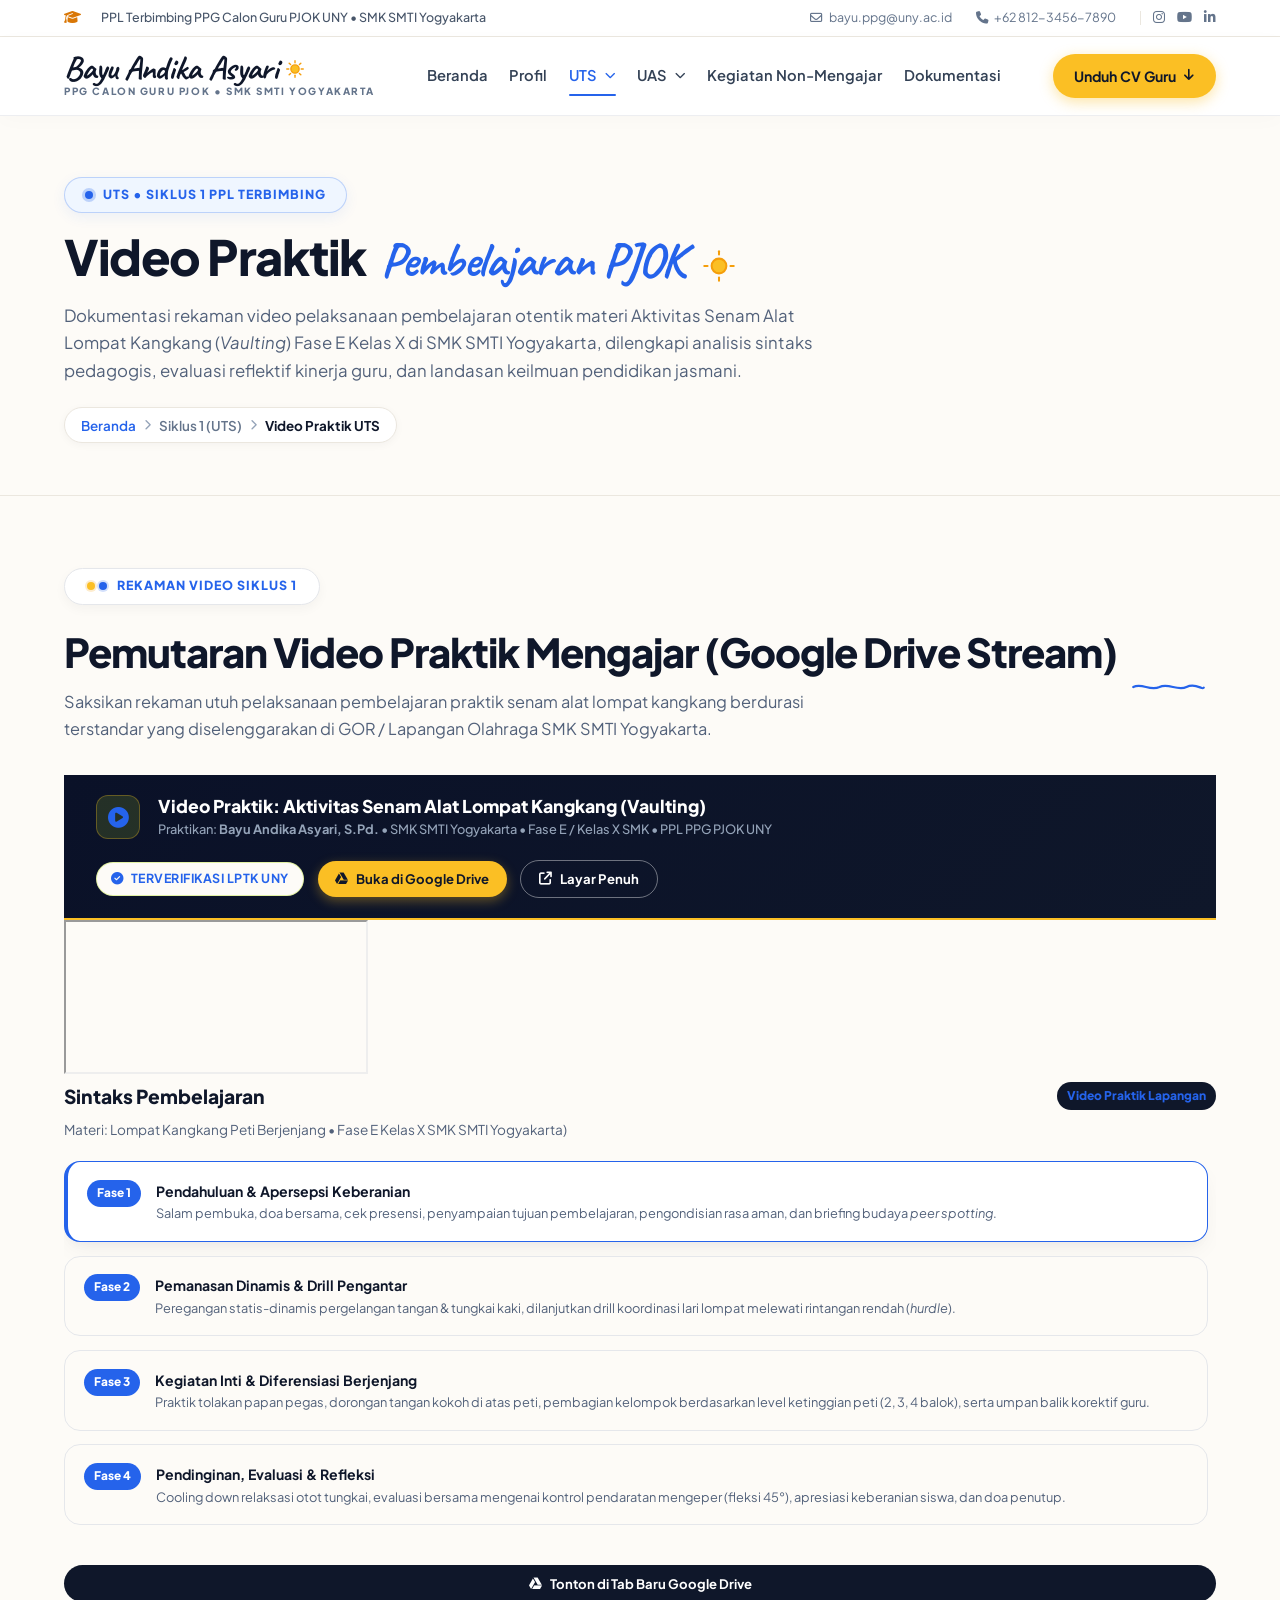
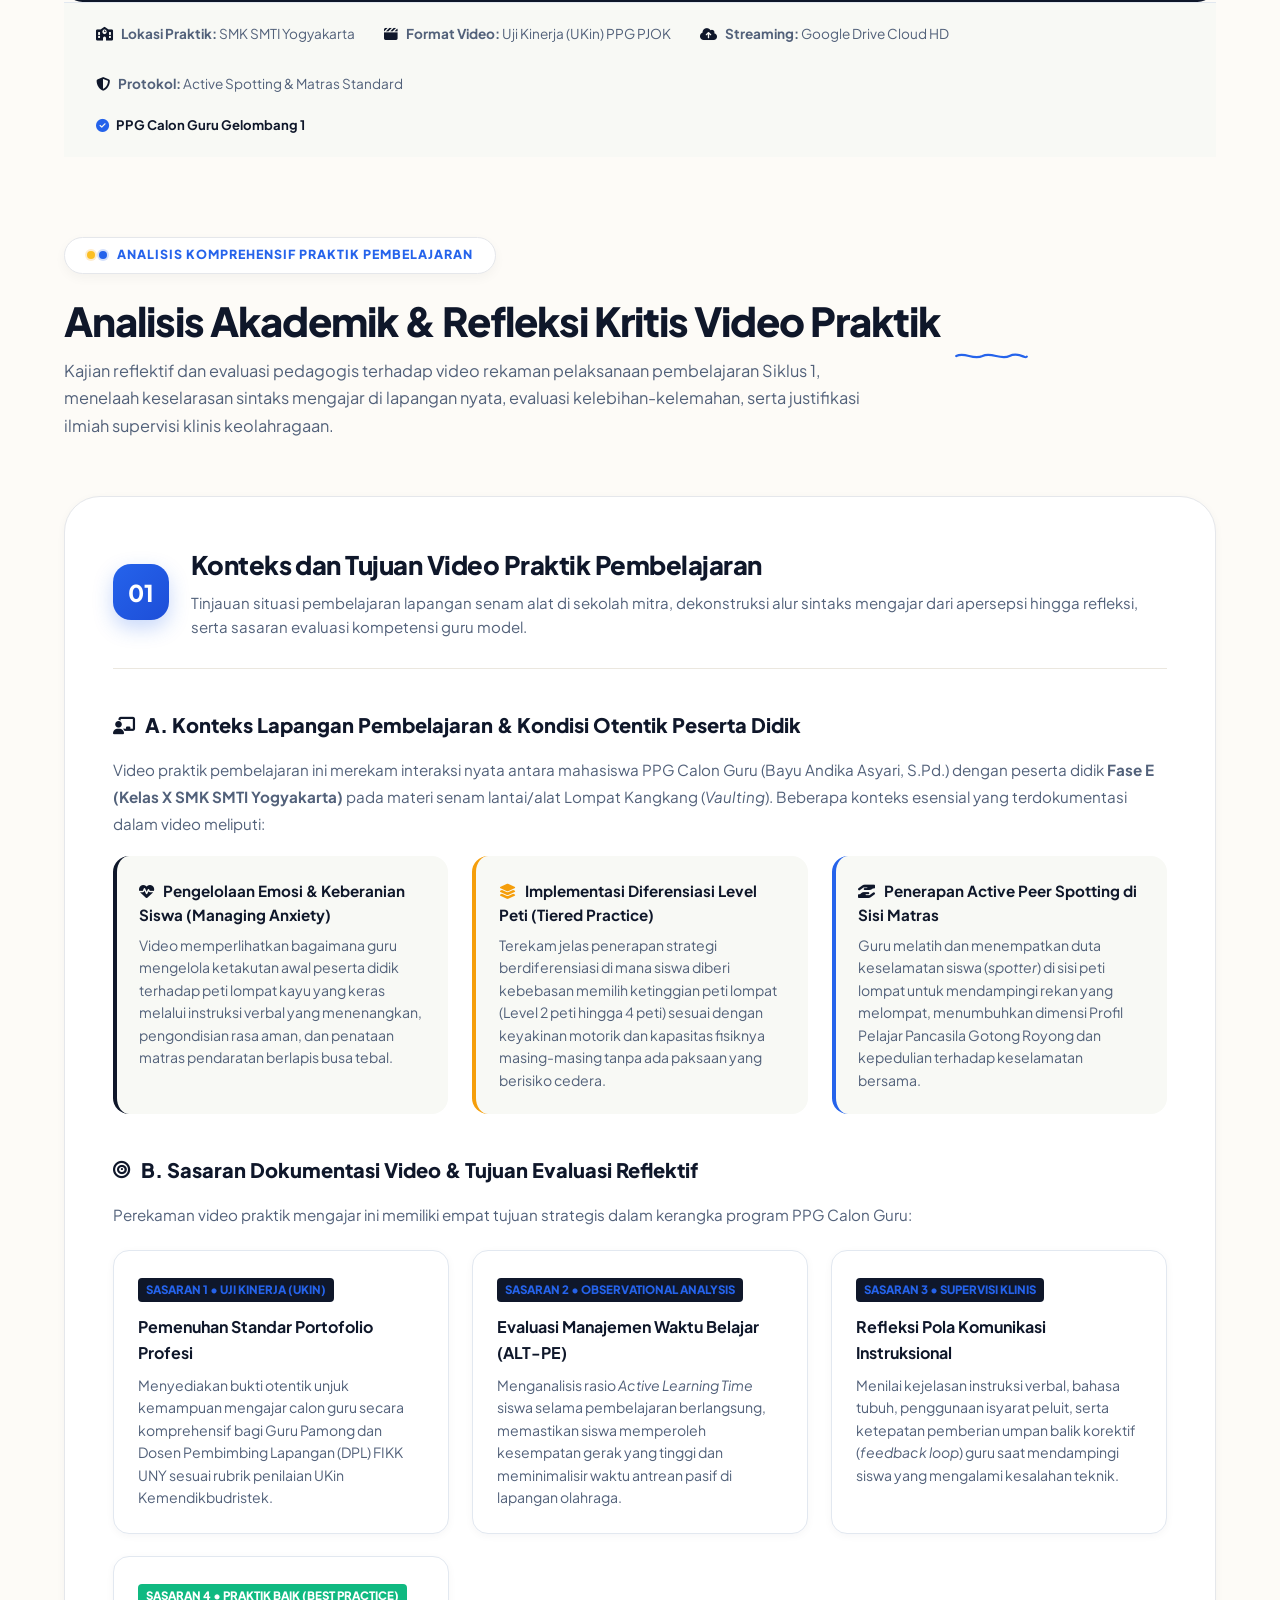
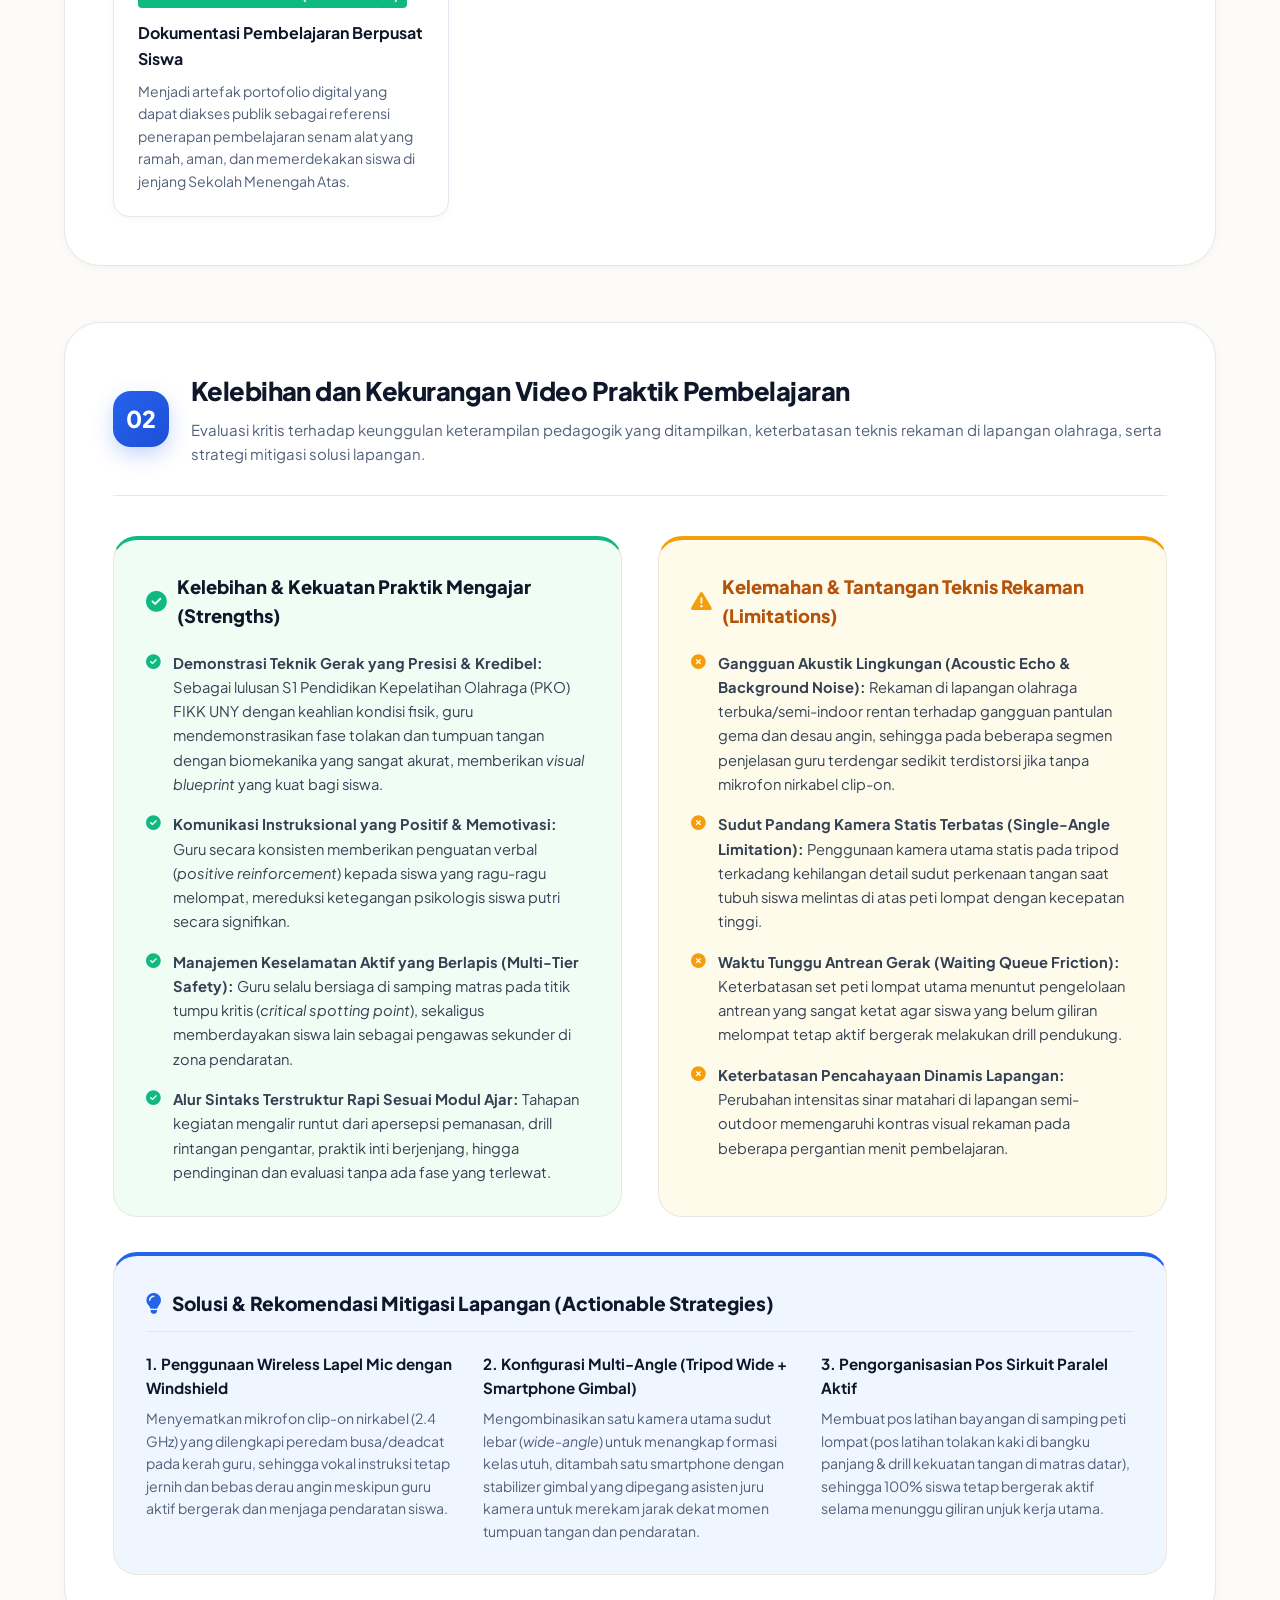
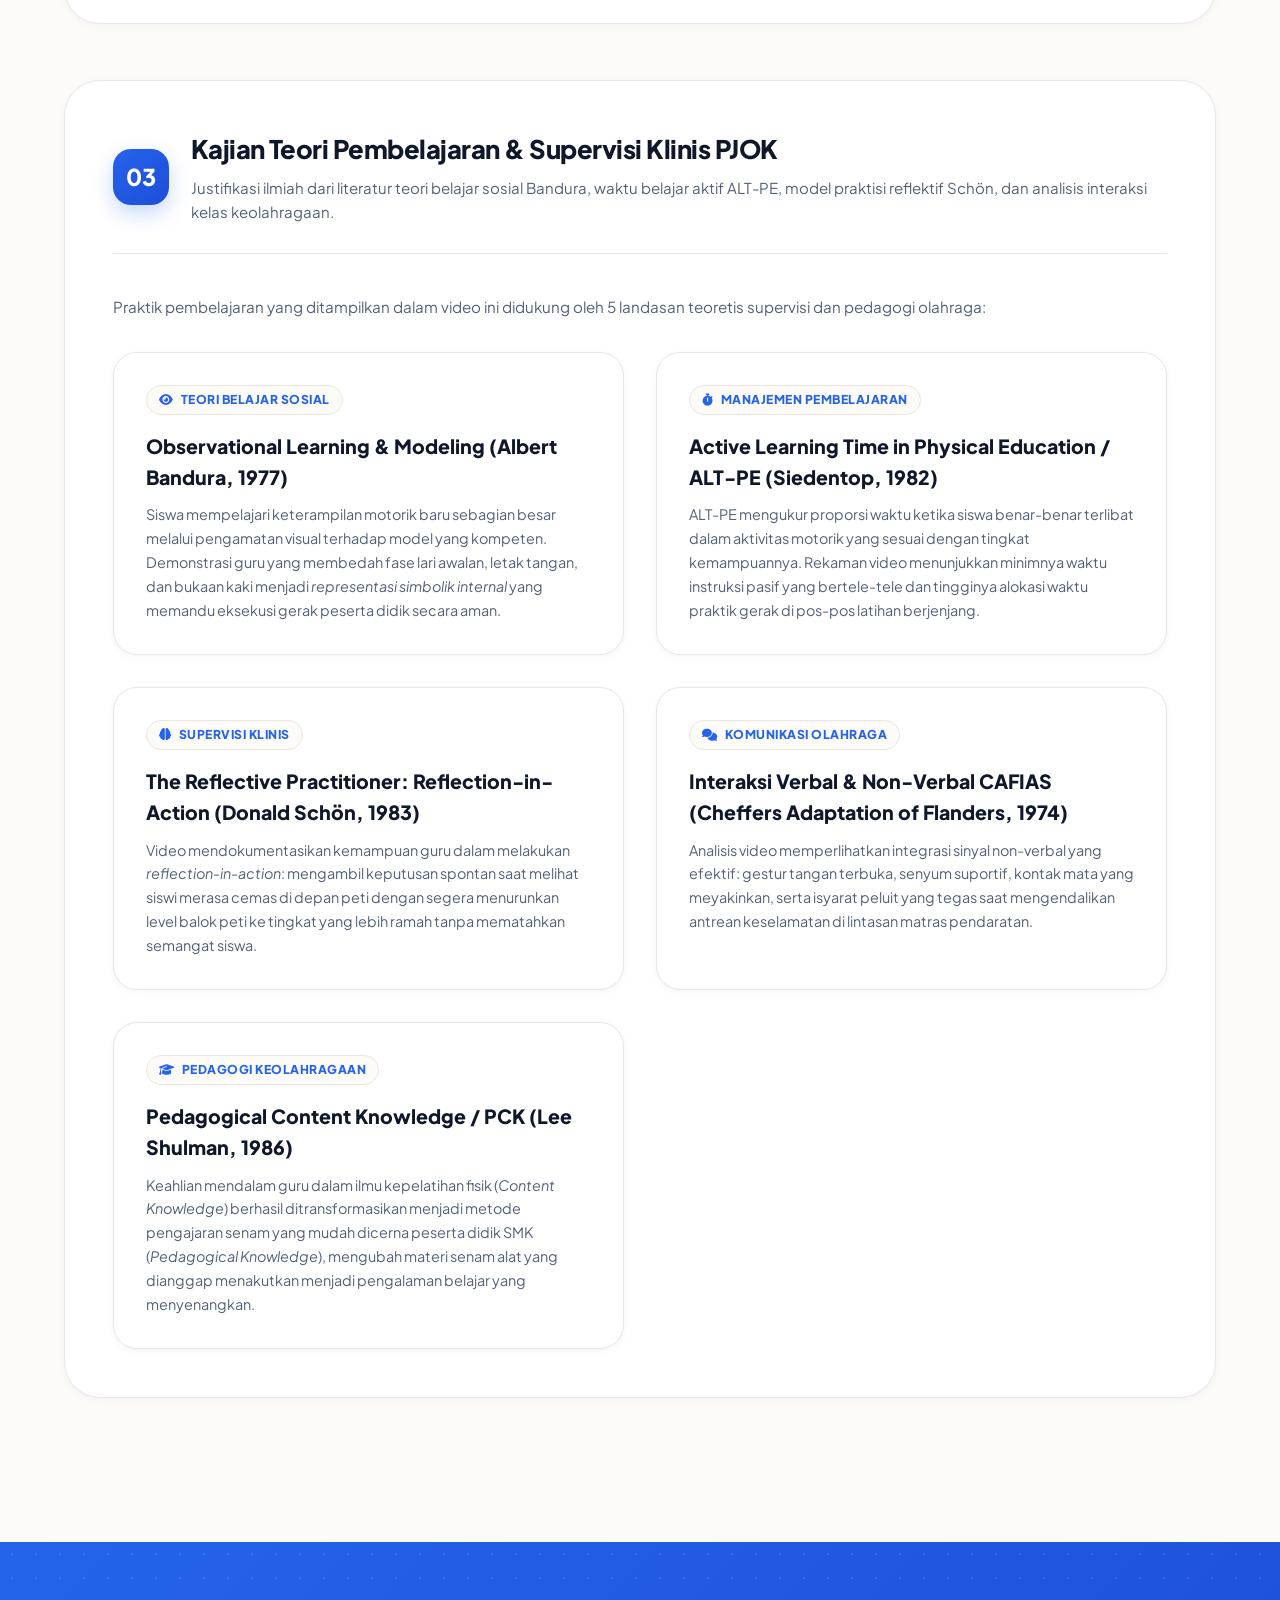
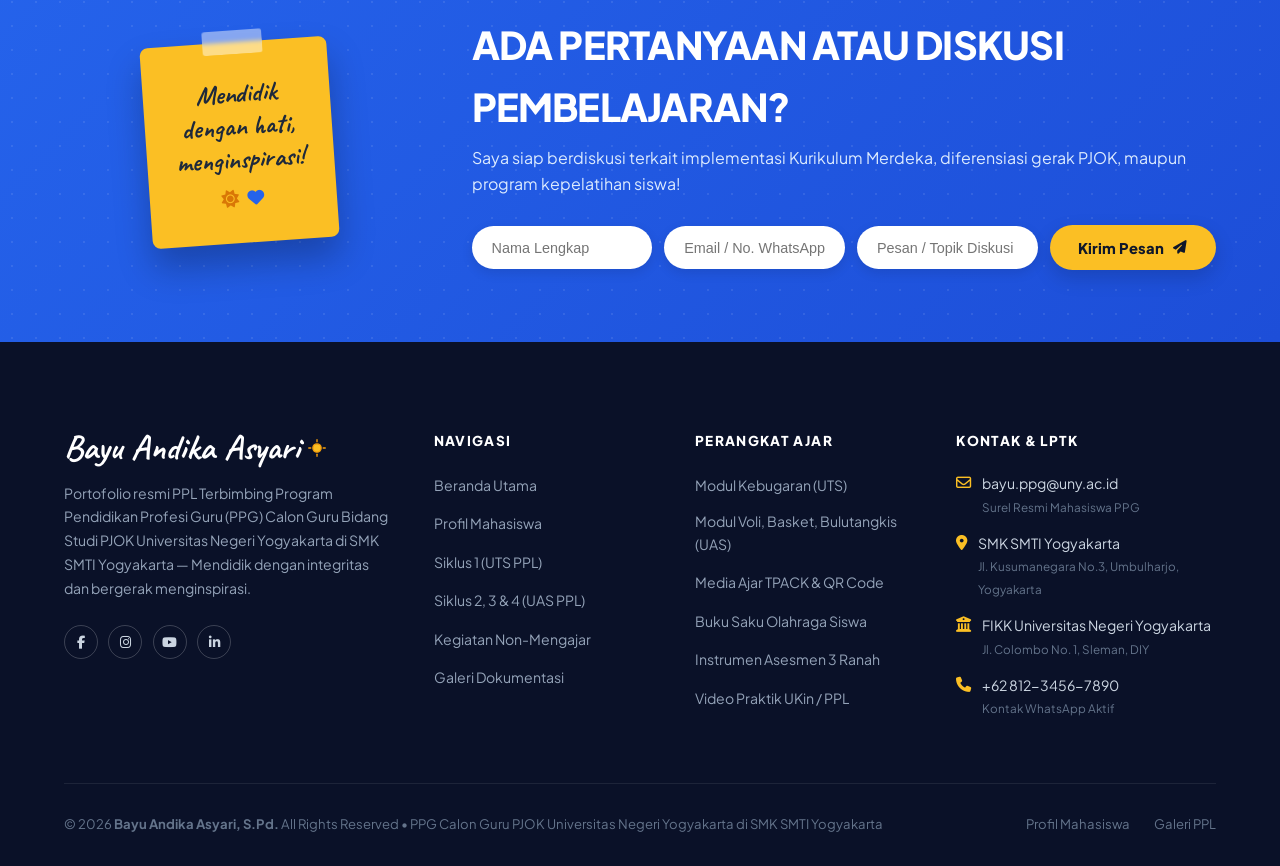
<file: UTS/video.html>
<!doctype html>
<html lang="id">
  <head>
    <meta charset="UTF-8" />
    <meta name="viewport" content="width=device-width, initial-scale=1.0" />
    <title>UTS - Video Praktik Pembelajaran PJOK | Bayu Andika Asyari, S.Pd. - UNY</title>

    <link rel="icon" type="image/png" href="../logo.png" />
    <link rel="preconnect" href="https://fonts.googleapis.com" />
    <link rel="preconnect" href="https://fonts.gstatic.com" crossorigin />
    <link href="https://fonts.googleapis.com/css2?family=Caveat:wght@600;700&family=Plus+Jakarta+Sans:wght@300;400;500;600;700;800&display=swap" rel="stylesheet" />
    <link rel="stylesheet" href="https://cdnjs.cloudflare.com/ajax/libs/font-awesome/6.5.1/css/all.min.css" />
    <link rel="stylesheet" href="../css/studio-theme.css?v=2.1" />
  </head>
  <body>
    <!-- =================================================================
       1. TOPBAR (Studio Theme)
       ================================================================= -->
    <!-- =================================================================
       1. TOPBAR (Studio Theme)
       ================================================================= -->
    <div class="topbar-studio">
      <div class="container topbar-studio-inner">
        <div class="topbar-left">
          <i class="fa-solid fa-graduation-cap lead-icon"></i>
          <span>PPL Terbimbing PPG Calon Guru PJOK UNY • SMK SMTI Yogyakarta</span>
        </div>

        <div class="topbar-right">
          <a href="mailto:bayu.ppg@uny.ac.id" class="topbar-contact-item">
            <i class="fa-regular fa-envelope"></i>
            <span>bayu.ppg@uny.ac.id</span>
          </a>
          <a href="tel:+6281234567890" class="topbar-contact-item">
            <i class="fa-solid fa-phone"></i>
            <span>+62 812-3456-7890</span>
          </a>

          <div class="topbar-socials">
            <a href="javascript:void(0)" onclick="showToast('Instagram Bayu Andika Asyari')" class="topbar-social-link" aria-label="Instagram"><i class="fa-brands fa-instagram"></i></a>
            <a href="javascript:void(0)" onclick="showToast('Kanal YouTube Pembelajaran PJOK')" class="topbar-social-link" aria-label="YouTube"><i class="fa-brands fa-youtube"></i></a>
            <a href="javascript:void(0)" onclick="showToast('LinkedIn Bayu Andika Asyari')" class="topbar-social-link" aria-label="LinkedIn"><i class="fa-brands fa-linkedin-in"></i></a>
          </div>
        </div>
      </div>
    </div>

    <!-- =================================================================
       2. MAIN NAVBAR (Clean Studio Header + Script Logo & Sun Doodle)
       ================================================================= -->
    <header class="navbar-studio">
      <div class="container navbar-studio-inner">
        <!-- Brand Logo: Handwritten "Bayu Andika Asyari" with radiant Sun Doodle -->
        <a href="../index.html" class="brand-studio">
          <div class="brand-studio-text">
            <span class="brand-studio-logo">
              Bayu Andika Asyari
              <!-- Sun Doodle SVG with Rays -->
              <svg class="sun-logo-doodle" viewBox="0 0 32 32" fill="none" xmlns="http://www.w3.org/2000/svg">
                <circle cx="16" cy="16" r="6" fill="#FBBF24" stroke="#F59E0B" stroke-width="2" />
                <line x1="16" y1="4" x2="16" y2="7" stroke="#F59E0B" stroke-width="2" stroke-linecap="round" />
                <line x1="16" y1="25" x2="16" y2="28" stroke="#F59E0B" stroke-width="2" stroke-linecap="round" />
                <line x1="4" y1="16" x2="7" y2="16" stroke="#F59E0B" stroke-width="2" stroke-linecap="round" />
                <line x1="25" y1="16" x2="28" y2="16" stroke="#F59E0B" stroke-width="2" stroke-linecap="round" />
                <line x1="7.5" y1="7.5" x2="9.6" y2="9.6" stroke="#F59E0B" stroke-width="2" stroke-linecap="round" />
                <line x1="22.4" y1="22.4" x2="24.5" y2="24.5" stroke="#F59E0B" stroke-width="2" stroke-linecap="round" />
                <line x1="7.5" y1="24.5" x2="9.6" y2="22.4" stroke="#F59E0B" stroke-width="2" stroke-linecap="round" />
                <line x1="22.4" y1="9.6" x2="24.5" y2="7.5" stroke="#F59E0B" stroke-width="2" stroke-linecap="round" />
              </svg>
            </span>
            <span class="brand-studio-sub">PPG CALON GURU PJOK • SMK SMTI Yogyakarta</span>
          </div>
        </a>

        <!-- Navigation Links: 6 Menu Items Required -->
        <nav>
          <ul class="nav-menu-studio">
            <!-- 1. Beranda -->
            <li><a href="../index.html" class="nav-link-studio">Beranda</a></li>

            <!-- 2. Profil -->
            <li><a href="../profil.html" class="nav-link-studio">Profil</a></li>

            <!-- 3. UTS Dropdown -->
            <li class="nav-studio-dropdown">
              <a href="rancangan.html" class="nav-link-studio active"> UTS <i class="fa-solid fa-chevron-down" style="font-size: 0.68rem; margin-left: 2px"></i> </a>
              <ul class="dropdown-studio-menu">
                <li>
                  <a href="rancangan.html" class="dropdown-studio-item"> <i class="fa-solid fa-file-pen"></i> Rancangan Pembelajaran </a>
                </li>
                <li>
                  <a href="media.html" class="dropdown-studio-item"> <i class="fa-solid fa-photo-film"></i> Media Pembelajaran </a>
                </li>
                <li>
                  <a href="materi.html" class="dropdown-studio-item"> <i class="fa-solid fa-book-open-reader"></i> Materi Pembelajaran </a>
                </li>
                <li>
                  <a href="instrumen.html" class="dropdown-studio-item"> <i class="fa-solid fa-clipboard-check"></i> Instrumen Pembelajaran </a>
                </li>
              </ul>
            </li>

            <!-- 4. UAS Dropdown -->
            <li class="nav-studio-dropdown">
              <a href="../UAS/rancangan.html" class="nav-link-studio"> UAS <i class="fa-solid fa-chevron-down" style="font-size: 0.68rem; margin-left: 2px"></i> </a>
              <ul class="dropdown-studio-menu">
                <li>
                  <a href="../UAS/rancangan.html" class="dropdown-studio-item"> <i class="fa-solid fa-file-circle-check"></i> Rancangan Pembelajaran </a>
                </li>
                <li>
                  <a href="../UAS/media.html" class="dropdown-studio-item"> <i class="fa-solid fa-laptop-code"></i> Media Pembelajaran </a>
                </li>
                <li>
                  <a href="../UAS/materi.html" class="dropdown-studio-item"> <i class="fa-solid fa-book-bookmark"></i> Materi Pembelajaran </a>
                </li>
                <li>
                  <a href="../UAS/instrumen.html" class="dropdown-studio-item"> <i class="fa-solid fa-list-check"></i> Instrumen Pembelajaran </a>
                </li>
              </ul>
            </li>

            <!-- 5. Kegiatan Non-Mengajar -->
            <li><a href="../non-mengajar.html" class="nav-link-studio">Kegiatan Non-Mengajar</a></li>

            <!-- 6. Dokumentasi -->
            <li><a href="../dokumentasi.html" class="nav-link-studio">Dokumentasi</a></li>
          </ul>
        </nav>

        <!-- Right Action CTA: Golden-Yellow Pill Button -->
        <div style="display: flex; align-items: center; gap: 0.75rem">
          <a href="../profil.html#cv" class="btn-nav-connect" onclick="showToast('Unduh CV Guru Digital...')">
            <span>Unduh CV Guru</span>
            <i class="fa-solid fa-arrow-down"></i>
          </a>
          <button class="mobile-studio-toggle" aria-label="Buka Menu Navigasi">
            <i class="fa-solid fa-bars"></i>
          </button>
        </div>
      </div>
    </header>

    <!-- =================================================================
       3. SUBPAGE HERO HEADER (Studio Theme)
       ================================================================= -->
    <section class="subpage-studio-hero">
      <div class="container">
        <div class="hero-studio-badge" style="margin-bottom: 1rem">
          <span class="badge-dot"></span>
          <span>UTS &bull; SIKLUS 1 PPL TERBIMBING</span>
        </div>

        <h1 class="subpage-hero-title">
          Video Praktik
          <span class="script-highlight" style="font-family: var(--font-script); color: var(--color-primary-blue); font-weight: 700; margin-left: 6px">
            Pembelajaran PJOK
            <svg class="sun-doodle-hero" viewBox="0 0 44 44" fill="none" xmlns="http://www.w3.org/2000/svg" style="width: 36px; height: 36px; vertical-align: middle; margin-left: 6px">
              <circle cx="22" cy="22" r="9" fill="#FBBF24" stroke="#F59E0B" stroke-width="2.5" />
              <line x1="22" y1="4" x2="22" y2="8" stroke="#F59E0B" stroke-width="2.5" stroke-linecap="round" />
              <line x1="22" y1="36" x2="22" y2="40" stroke="#F59E0B" stroke-width="2.5" stroke-linecap="round" />
              <line x1="4" y1="22" x2="8" y2="22" stroke="#F59E0B" stroke-width="2.5" stroke-linecap="round" />
              <line x1="36" y1="22" x2="40" y2="22" stroke="#F59E0B" stroke-width="2.5" stroke-linecap="round" />
            </svg>
          </span>
        </h1>

        <p class="subpage-hero-desc">
          Dokumentasi rekaman video pelaksanaan pembelajaran otentik materi Aktivitas Senam Alat Lompat Kangkang (<em>Vaulting</em>) Fase E Kelas X di SMK SMTI Yogyakarta, dilengkapi analisis sintaks pedagogis, evaluasi reflektif kinerja
          guru, dan landasan keilmuan pendidikan jasmani.
        </p>

        <div class="studio-breadcrumb">
          <a href="../index.html">Beranda</a>
          <i class="fa-solid fa-chevron-right"></i>
          <span>Siklus 1 (UTS)</span>
          <i class="fa-solid fa-chevron-right"></i>
          <span style="color: var(--color-midnight); font-weight: 700">Video Praktik UTS</span>
        </div>
      </div>
    </section>

    <!-- =================================================================
       4. MAIN CONTENT
       ================================================================= -->
    <main style="background: var(--color-bg-ivory); padding: 4.5rem 0 5.5rem">
      <div class="container">
        <!-- =============================================================
           A. INTERACTIVE VIDEO PLAYER SECTION
           ============================================================= -->
        <section style="margin-bottom: 5rem">
          <div class="section-agency-head" style="margin-bottom: 2rem">
            <div class="badge-pill-group">
              <span class="twin-dot-icon"> <span></span><span></span> </span>
              <span>REKAMAN VIDEO SIKLUS 1</span>
            </div>
            <h2 class="section-agency-title">
              Pemutaran Video Praktik Mengajar (Google Drive Stream)
              <span class="wavy-squiggle-wrap" style="display: inline-block; vertical-align: middle; margin-left: 8px">
                <svg class="wavy-squiggle-svg" viewBox="0 0 100 16" fill="none" xmlns="http://www.w3.org/2000/svg" style="width: 75px; height: 12px">
                  <path d="M3 8C15 2 25 14 38 8C50 2 62 14 74 8C86 2 95 12 97 9" stroke="#2563EB" stroke-width="3" stroke-linecap="round" />
                </svg>
              </span>
            </h2>
            <p class="section-agency-subtitle">Saksikan rekaman utuh pelaksanaan pembelajaran praktik senam alat lompat kangkang berdurasi terstandar yang diselenggarakan di GOR / Lapangan Olahraga SMK SMTI Yogyakarta.</p>
          </div>

          <!-- Video Showcase Container Card -->
          <div class="video-showcase-card">
            <!-- Toolbar -->
            <div class="pdf-viewer-toolbar">
              <div class="pdf-toolbar-info">
                <div class="pdf-toolbar-icon" style="background: rgba(184, 224, 35, 0.15); color: var(--color-accent-lime)">
                  <i class="fa-solid fa-circle-play"></i>
                </div>
                <div>
                  <div class="pdf-toolbar-title">Video Praktik: Aktivitas Senam Alat Lompat Kangkang (Vaulting)</div>
                  <div class="pdf-toolbar-sub">Praktikan: <strong>Bayu Andika Asyari, S.Pd.</strong> • SMK SMTI Yogyakarta • Fase E / Kelas X SMK • PPL PPG PJOK UNY</div>
                </div>
              </div>

              <div class="pdf-toolbar-actions">
                <span class="tag-pill" style="background: rgba(184, 224, 35, 0.2); color: #b8e023; font-weight: 700; border: 1px solid rgba(184, 224, 35, 0.4); padding: 6px 14px; font-size: 0.78rem">
                  <i class="fa-solid fa-circle-check" style="margin-right: 5px"></i> Terverifikasi LPTK UNY
                </span>
                <a href="https://drive.google.com/file/d/1jb563L4hW5QZWdhceMtQFwhY7aDQ-BC4/view?usp=drive_link" target="_blank" rel="noopener noreferrer" class="btn btn-primary-lime btn-sm">
                  <i class="fa-brands fa-google-drive"></i> Buka di Google Drive
                </a>
                <a
                  href="https://drive.google.com/file/d/1jb563L4hW5QZWdhceMtQFwhY7aDQ-BC4/view?usp=drive_link"
                  target="_blank"
                  rel="noopener noreferrer"
                  class="btn btn-outline-light btn-sm"
                  style="border-color: rgba(255, 255, 255, 0.4); color: #ffffff"
                >
                  <i class="fa-solid fa-arrow-up-right-from-square"></i> Layar Penuh
                </a>
              </div>
            </div>

            <!-- Video Display Layout: Screen + Sidebar -->
            <div class="video-main-layout">
              <!-- Video Screen Wrapper with Google Drive Preview Iframe -->
              <div class="video-screen-wrapper">
                <iframe src="https://drive.google.com/file/d/1jb563L4hW5QZWdhceMtQFwhY7aDQ-BC4/preview" title="Video Praktik Pembelajaran Lompat Kangkang Bayu Andika Asyari" allow="autoplay; fullscreen" allowfullscreen>
                  <p style="padding: 2rem; color: #ffffff; text-align: center">
                    Peramban Anda tidak mendukung pemutaran video langsung. Silakan
                    <a href="https://drive.google.com/file/d/1jb563L4hW5QZWdhceMtQFwhY7aDQ-BC4/view?usp=drive_link" target="_blank" style="color: var(--color-accent-lime); font-weight: bold; text-decoration: underline">
                      Klik di sini untuk menonton video di Google Drive </a
                    >.
                  </p>
                </iframe>
              </div>

              <!-- Video Sidebar & Timeline Sintaks -->
              <div class="video-sidebar-panel">
                <div style="display: flex; justify-content: space-between; align-items: center; margin-bottom: 0.5rem">
                  <h3 style="font-size: 1.2rem; color: var(--color-primary-dark); font-weight: 800; margin: 0">Sintaks Pembelajaran</h3>
                  <span class="time-badge" style="background: var(--color-primary-dark); color: var(--color-accent-lime); font-weight: 800; font-size: 0.75rem; padding: 4px 10px; border-radius: var(--radius-pill)">
                    Video Praktik Lapangan
                  </span>
                </div>
                <p style="font-size: 0.85rem; color: var(--color-text-muted); margin-bottom: 1.25rem">Materi: Lompat Kangkang Peti Berjenjang • Fase E Kelas X SMK SMTI Yogyakarta)</p>

                <!-- Timeline Items -->
                <div class="timeline-list">
                  <div class="timeline-item active">
                    <span class="time-badge">Fase 1</span>
                    <div>
                      <strong style="font-size: 0.88rem; color: var(--color-primary-dark); display: block; margin-bottom: 2px"> Pendahuluan & Apersepsi Keberanian </strong>
                      <span style="font-size: 0.8rem; color: var(--color-text-muted); line-height: 1.5; display: block">
                        Salam pembuka, doa bersama, cek presensi, penyampaian tujuan pembelajaran, pengondisian rasa aman, dan briefing budaya <em>peer spotting</em>.
                      </span>
                    </div>
                  </div>

                  <div class="timeline-item">
                    <span class="time-badge">Fase 2</span>
                    <div>
                      <strong style="font-size: 0.88rem; color: var(--color-primary-dark); display: block; margin-bottom: 2px"> Pemanasan Dinamis & Drill Pengantar </strong>
                      <span style="font-size: 0.8rem; color: var(--color-text-muted); line-height: 1.5; display: block">
                        Peregangan statis-dinamis pergelangan tangan & tungkai kaki, dilanjutkan drill koordinasi lari lompat melewati rintangan rendah (<em>hurdle</em>).
                      </span>
                    </div>
                  </div>

                  <div class="timeline-item">
                    <span class="time-badge">Fase 3</span>
                    <div>
                      <strong style="font-size: 0.88rem; color: var(--color-primary-dark); display: block; margin-bottom: 2px"> Kegiatan Inti & Diferensiasi Berjenjang </strong>
                      <span style="font-size: 0.8rem; color: var(--color-text-muted); line-height: 1.5; display: block">
                        Praktik tolakan papan pegas, dorongan tangan kokoh di atas peti, pembagian kelompok berdasarkan level ketinggian peti (2, 3, 4 balok), serta umpan balik korektif guru.
                      </span>
                    </div>
                  </div>

                  <div class="timeline-item">
                    <span class="time-badge">Fase 4</span>
                    <div>
                      <strong style="font-size: 0.88rem; color: var(--color-primary-dark); display: block; margin-bottom: 2px"> Pendinginan, Evaluasi & Refleksi </strong>
                      <span style="font-size: 0.8rem; color: var(--color-text-muted); line-height: 1.5; display: block">
                        Cooling down relaksasi otot tungkai, evaluasi bersama mengenai kontrol pendaratan mengeper (fleksi 45°), apresiasi keberanian siswa, dan doa penutup.
                      </span>
                    </div>
                  </div>
                </div>

                <!-- Action Link -->
                <div style="margin-top: auto; padding-top: 1.5rem">
                  <a
                    href="https://drive.google.com/file/d/1jb563L4hW5QZWdhceMtQFwhY7aDQ-BC4/view?usp=drive_link"
                    target="_blank"
                    rel="noopener noreferrer"
                    class="btn btn-primary-dark btn-sm"
                    style="width: 100%; text-align: center; justify-content: center"
                  >
                    <i class="fa-brands fa-google-drive"></i> Tonton di Tab Baru Google Drive
                  </a>
                </div>
              </div>
            </div>

            <!-- Footer Metadata Bar -->
            <div style="background: #f8f9f5; padding: 1.25rem 2rem; border-top: 1px solid var(--color-border-light); display: flex; align-items: center; justify-content: space-between; flex-wrap: wrap; gap: 1rem">
              <div style="display: flex; align-items: center; gap: 1.8rem; flex-wrap: wrap">
                <div style="font-size: 0.85rem; color: var(--color-text-muted)">
                  <i class="fa-solid fa-school" style="color: var(--color-primary-dark); margin-right: 6px"></i>
                  <strong>Lokasi Praktik:</strong> SMK SMTI Yogyakarta
                </div>
                <div style="font-size: 0.85rem; color: var(--color-text-muted)">
                  <i class="fa-solid fa-clapperboard" style="color: var(--color-primary-dark); margin-right: 6px"></i>
                  <strong>Format Video:</strong> Uji Kinerja (UKin) PPG PJOK
                </div>
                <div style="font-size: 0.85rem; color: var(--color-text-muted)">
                  <i class="fa-solid fa-cloud-arrow-up" style="color: var(--color-primary-dark); margin-right: 6px"></i>
                  <strong>Streaming:</strong> Google Drive Cloud HD
                </div>
                <div style="font-size: 0.85rem; color: var(--color-text-muted)">
                  <i class="fa-solid fa-shield-halved" style="color: var(--color-primary-dark); margin-right: 6px"></i>
                  <strong>Protokol:</strong> Active Spotting & Matras Standard
                </div>
              </div>
              <div>
                <a href="javascript:void(0)" onclick="showToast('Video Resmi PPL Terbimbing PPG UNY 2026')" style="font-size: 0.82rem; color: var(--color-primary-dark); font-weight: 700; text-decoration: none">
                  <i class="fa-solid fa-circle-check" style="color: var(--color-accent-lime); margin-right: 5px"></i> PPG Calon Guru Gelombang 1
                </a>
              </div>
            </div>
          </div>
        </section>

        <!-- =============================================================
           B. COMPREHENSIVE ANALYSIS OF THE TEACHING VIDEO
           ============================================================= -->
        <section>
          <div class="section-agency-head" style="margin-bottom: 3.5rem">
            <div class="badge-pill-group">
              <span class="twin-dot-icon"> <span></span><span></span> </span>
              <span>ANALISIS KOMPREHENSIF PRAKTIK PEMBELAJARAN</span>
            </div>
            <h2 class="section-agency-title">
              Analisis Akademik & Refleksi Kritis Video Praktik
              <span class="wavy-squiggle-wrap" style="display: inline-block; vertical-align: middle; margin-left: 8px">
                <svg class="wavy-squiggle-svg" viewBox="0 0 100 16" fill="none" xmlns="http://www.w3.org/2000/svg" style="width: 75px; height: 12px">
                  <path d="M3 8C15 2 25 14 38 8C50 2 62 14 74 8C86 2 95 12 97 9" stroke="#2563EB" stroke-width="3" stroke-linecap="round" />
                </svg>
              </span>
            </h2>
            <p class="section-agency-subtitle">
              Kajian reflektif dan evaluasi pedagogis terhadap video rekaman pelaksanaan pembelajaran Siklus 1, menelaah keselarasan sintaks mengajar di lapangan nyata, evaluasi kelebihan-kelemahan, serta justifikasi ilmiah supervisi klinis
              keolahragaan.
            </p>
          </div>

          <!-- =========================================================
             1. KONTEKS DAN TUJUAN
             ========================================================= -->
          <article class="analysis-module-card">
            <div class="analysis-module-header">
              <div class="analysis-module-num">01</div>
              <div>
                <h3 class="analysis-module-title">Konteks dan Tujuan Video Praktik Pembelajaran</h3>
                <p class="analysis-module-desc">Tinjauan situasi pembelajaran lapangan senam alat di sekolah mitra, dekonstruksi alur sintaks mengajar dari apersepsi hingga refleksi, serta sasaran evaluasi kompetensi guru model.</p>
              </div>
            </div>

            <div class="analysis-content-body">
              <!-- Konteks Lapangan & Situasi Belajar -->
              <div style="margin-bottom: 2.5rem">
                <h4 style="font-size: 1.25rem; font-weight: 800; color: var(--color-primary-dark); margin-bottom: 1rem; display: flex; align-items: center; gap: 0.65rem">
                  <i class="fa-solid fa-chalkboard-user" style="color: var(--color-primary-dark); font-size: 1.1rem"></i>
                  A. Konteks Lapangan Pembelajaran & Kondisi Otentik Peserta Didik
                </h4>
                <p style="font-size: 0.95rem; color: var(--color-text-muted); line-height: 1.75; margin-bottom: 1.2rem">
                  Video praktik pembelajaran ini merekam interaksi nyata antara mahasiswa PPG Calon Guru (Bayu Andika Asyari, S.Pd.) dengan peserta didik <strong>Fase E (Kelas X SMK SMTI Yogyakarta)</strong> pada materi senam lantai/alat
                  Lompat Kangkang (<em>Vaulting</em>). Beberapa konteks esensial yang terdokumentasi dalam video meliputi:
                </p>

                <div style="display: grid; grid-template-columns: repeat(auto-fit, minmax(320px, 1fr)); gap: 1.5rem; margin-bottom: 1.5rem">
                  <div style="background: #f8f9f5; border-radius: var(--radius-md); padding: 1.4rem; border-left: 4px solid var(--color-primary-dark)">
                    <strong style="display: block; color: var(--color-primary-dark); font-size: 0.95rem; margin-bottom: 0.4rem">
                      <i class="fa-solid fa-heart-pulse" style="margin-right: 6px"></i> Pengelolaan Emosi & Keberanian Siswa (Managing Anxiety)
                    </strong>
                    <p style="font-size: 0.88rem; color: var(--color-text-muted); line-height: 1.6; margin: 0">
                      Video memperlihatkan bagaimana guru mengelola ketakutan awal peserta didik terhadap peti lompat kayu yang keras melalui instruksi verbal yang menenangkan, pengondisian rasa aman, dan penataan matras pendaratan berlapis
                      busa tebal.
                    </p>
                  </div>

                  <div style="background: #f8f9f5; border-radius: var(--radius-md); padding: 1.4rem; border-left: 4px solid #f59e0b">
                    <strong style="display: block; color: var(--color-primary-dark); font-size: 0.95rem; margin-bottom: 0.4rem">
                      <i class="fa-solid fa-layer-group" style="margin-right: 6px; color: #f59e0b"></i> Implementasi Diferensiasi Level Peti (Tiered Practice)
                    </strong>
                    <p style="font-size: 0.88rem; color: var(--color-text-muted); line-height: 1.6; margin: 0">
                      Terekam jelas penerapan strategi berdiferensiasi di mana siswa diberi kebebasan memilih ketinggian peti lompat (Level 2 peti hingga 4 peti) sesuai dengan keyakinan motorik dan kapasitas fisiknya masing-masing tanpa ada
                      paksaan yang berisiko cedera.
                    </p>
                  </div>

                  <div style="background: #f8f9f5; border-radius: var(--radius-md); padding: 1.4rem; border-left: 4px solid var(--color-accent-lime)">
                    <strong style="display: block; color: var(--color-primary-dark); font-size: 0.95rem; margin-bottom: 0.4rem">
                      <i class="fa-solid fa-hand-holding-hand" style="margin-right: 6px"></i> Penerapan Active Peer Spotting di Sisi Matras
                    </strong>
                    <p style="font-size: 0.88rem; color: var(--color-text-muted); line-height: 1.6; margin: 0">
                      Guru melatih dan menempatkan duta keselamatan siswa (<em>spotter</em>) di sisi peti lompat untuk mendampingi rekan yang melompat, menumbuhkan dimensi Profil Pelajar Pancasila Gotong Royong dan kepedulian terhadap
                      keselamatan bersama.
                    </p>
                  </div>
                </div>
              </div>

              <!-- Sasaran dan Tujuan Dokumentasi Video -->
              <div>
                <h4 style="font-size: 1.25rem; font-weight: 800; color: var(--color-primary-dark); margin-bottom: 1rem; display: flex; align-items: center; gap: 0.65rem">
                  <i class="fa-solid fa-bullseye" style="color: var(--color-primary-dark); font-size: 1.1rem"></i>
                  B. Sasaran Dokumentasi Video & Tujuan Evaluasi Reflektif
                </h4>
                <p style="font-size: 0.95rem; color: var(--color-text-muted); line-height: 1.7; margin-bottom: 1.4rem">Perekaman video praktik mengajar ini memiliki empat tujuan strategis dalam kerangka program PPG Calon Guru:</p>

                <div style="display: grid; grid-template-columns: repeat(auto-fit, minmax(260px, 1fr)); gap: 1.4rem">
                  <div style="background: #ffffff; border: 1px solid var(--color-border-light); border-radius: var(--radius-md); padding: 1.5rem; box-shadow: var(--shadow-sm)">
                    <div style="display: inline-block; background: var(--color-primary-dark); color: var(--color-accent-lime); font-size: 0.72rem; font-weight: 800; padding: 3px 8px; border-radius: 4px; margin-bottom: 0.75rem">
                      SASARAN 1 • UJI KINERJA (UKIN)
                    </div>
                    <h5 style="font-size: 1rem; font-weight: 700; color: var(--color-primary-dark); margin-bottom: 0.5rem">Pemenuhan Standar Portofolio Profesi</h5>
                    <p style="font-size: 0.88rem; color: var(--color-text-muted); line-height: 1.6; margin: 0">
                      Menyediakan bukti otentik unjuk kemampuan mengajar calon guru secara komprehensif bagi Guru Pamong dan Dosen Pembimbing Lapangan (DPL) FIKK UNY sesuai rubrik penilaian UKin Kemendikbudristek.
                    </p>
                  </div>

                  <div style="background: #ffffff; border: 1px solid var(--color-border-light); border-radius: var(--radius-md); padding: 1.5rem; box-shadow: var(--shadow-sm)">
                    <div style="display: inline-block; background: var(--color-primary-dark); color: var(--color-accent-lime); font-size: 0.72rem; font-weight: 800; padding: 3px 8px; border-radius: 4px; margin-bottom: 0.75rem">
                      SASARAN 2 • OBSERVATIONAL ANALYSIS
                    </div>
                    <h5 style="font-size: 1rem; font-weight: 700; color: var(--color-primary-dark); margin-bottom: 0.5rem">Evaluasi Manajemen Waktu Belajar (ALT-PE)</h5>
                    <p style="font-size: 0.88rem; color: var(--color-text-muted); line-height: 1.6; margin: 0">
                      Menganalisis rasio <em>Active Learning Time</em> siswa selama pembelajaran berlangsung, memastikan siswa memperoleh kesempatan gerak yang tinggi dan meminimalisir waktu antrean pasif di lapangan olahraga.
                    </p>
                  </div>

                  <div style="background: #ffffff; border: 1px solid var(--color-border-light); border-radius: var(--radius-md); padding: 1.5rem; box-shadow: var(--shadow-sm)">
                    <div style="display: inline-block; background: var(--color-primary-dark); color: var(--color-accent-lime); font-size: 0.72rem; font-weight: 800; padding: 3px 8px; border-radius: 4px; margin-bottom: 0.75rem">
                      SASARAN 3 • SUPERVISI KLINIS
                    </div>
                    <h5 style="font-size: 1rem; font-weight: 700; color: var(--color-primary-dark); margin-bottom: 0.5rem">Refleksi Pola Komunikasi Instruksional</h5>
                    <p style="font-size: 0.88rem; color: var(--color-text-muted); line-height: 1.6; margin: 0">
                      Menilai kejelasan instruksi verbal, bahasa tubuh, penggunaan isyarat peluit, serta ketepatan pemberian umpan balik korektif (<em>feedback loop</em>) guru saat mendampingi siswa yang mengalami kesalahan teknik.
                    </p>
                  </div>

                  <div style="background: #ffffff; border: 1px solid var(--color-border-light); border-radius: var(--radius-md); padding: 1.5rem; box-shadow: var(--shadow-sm)">
                    <div style="display: inline-block; background: #10b981; color: #ffffff; font-size: 0.72rem; font-weight: 800; padding: 3px 8px; border-radius: 4px; margin-bottom: 0.75rem">SASARAN 4 • PRAKTIK BAIK (BEST PRACTICE)</div>
                    <h5 style="font-size: 1rem; font-weight: 700; color: var(--color-primary-dark); margin-bottom: 0.5rem">Dokumentasi Pembelajaran Berpusat Siswa</h5>
                    <p style="font-size: 0.88rem; color: var(--color-text-muted); line-height: 1.6; margin: 0">
                      Menjadi artefak portofolio digital yang dapat diakses publik sebagai referensi penerapan pembelajaran senam alat yang ramah, aman, dan memerdekakan siswa di jenjang Sekolah Menengah Atas.
                    </p>
                  </div>
                </div>
              </div>
            </div>
          </article>

          <!-- =========================================================
             2. KELEBIHAN DAN KEKURANGAN
             ========================================================= -->
          <article class="analysis-module-card">
            <div class="analysis-module-header">
              <div class="analysis-module-num">02</div>
              <div>
                <h3 class="analysis-module-title">Kelebihan dan Kekurangan Video Praktik Pembelajaran</h3>
                <p class="analysis-module-desc">Evaluasi kritis terhadap keunggulan keterampilan pedagogik yang ditampilkan, keterbatasan teknis rekaman di lapangan olahraga, serta strategi mitigasi solusi lapangan.</p>
              </div>
            </div>

            <div class="analysis-content-body">
              <!-- 2-Column Grid: Pro vs Con -->
              <div class="analysis-grid-2col">
                <!-- Kolom Kelebihan -->
                <div class="analysis-box-item pro">
                  <div class="analysis-box-title" style="color: var(--color-primary-dark)">
                    <i class="fa-solid fa-circle-check" style="color: #10b981; font-size: 1.3rem"></i>
                    Kelebihan & Kekuatan Praktik Mengajar (Strengths)
                  </div>
                  <ul class="analysis-list">
                    <li>
                      <i class="fa-solid fa-check-circle" style="color: #10b981"></i>
                      <div>
                        <strong>Demonstrasi Teknik Gerak yang Presisi & Kredibel:</strong>
                        Sebagai lulusan S1 Pendidikan Kepelatihan Olahraga (PKO) FIKK UNY dengan keahlian kondisi fisik, guru mendemonstrasikan fase tolakan dan tumpuan tangan dengan biomekanika yang sangat akurat, memberikan
                        <em>visual blueprint</em> yang kuat bagi siswa.
                      </div>
                    </li>
                    <li>
                      <i class="fa-solid fa-check-circle" style="color: #10b981"></i>
                      <div>
                        <strong>Komunikasi Instruksional yang Positif & Memotivasi:</strong>
                        Guru secara konsisten memberikan penguatan verbal (<em>positive reinforcement</em>) kepada siswa yang ragu-ragu melompat, mereduksi ketegangan psikologis siswa putri secara signifikan.
                      </div>
                    </li>
                    <li>
                      <i class="fa-solid fa-check-circle" style="color: #10b981"></i>
                      <div>
                        <strong>Manajemen Keselamatan Aktif yang Berlapis (Multi-Tier Safety):</strong>
                        Guru selalu bersiaga di samping matras pada titik tumpu kritis (<em>critical spotting point</em>), sekaligus memberdayakan siswa lain sebagai pengawas sekunder di zona pendaratan.
                      </div>
                    </li>
                    <li>
                      <i class="fa-solid fa-check-circle" style="color: #10b981"></i>
                      <div>
                        <strong>Alur Sintaks Terstruktur Rapi Sesuai Modul Ajar:</strong>
                        Tahapan kegiatan mengalir runtut dari apersepsi pemanasan, drill rintangan pengantar, praktik inti berjenjang, hingga pendinginan dan evaluasi tanpa ada fase yang terlewat.
                      </div>
                    </li>
                  </ul>
                </div>

                <!-- Kolom Kekurangan / Tantangan -->
                <div class="analysis-box-item con">
                  <div class="analysis-box-title" style="color: #b45309">
                    <i class="fa-solid fa-triangle-exclamation" style="color: #f59e0b; font-size: 1.3rem"></i>
                    Kelemahan & Tantangan Teknis Rekaman (Limitations)
                  </div>
                  <ul class="analysis-list">
                    <li>
                      <i class="fa-solid fa-circle-xmark" style="color: #f59e0b"></i>
                      <div>
                        <strong>Gangguan Akustik Lingkungan (Acoustic Echo & Background Noise):</strong>
                        Rekaman di lapangan olahraga terbuka/semi-indoor rentan terhadap gangguan pantulan gema dan desau angin, sehingga pada beberapa segmen penjelasan guru terdengar sedikit terdistorsi jika tanpa mikrofon nirkabel
                        clip-on.
                      </div>
                    </li>
                    <li>
                      <i class="fa-solid fa-circle-xmark" style="color: #f59e0b"></i>
                      <div>
                        <strong>Sudut Pandang Kamera Statis Terbatas (Single-Angle Limitation):</strong>
                        Penggunaan kamera utama statis pada tripod terkadang kehilangan detail sudut perkenaan tangan saat tubuh siswa melintas di atas peti lompat dengan kecepatan tinggi.
                      </div>
                    </li>
                    <li>
                      <i class="fa-solid fa-circle-xmark" style="color: #f59e0b"></i>
                      <div>
                        <strong>Waktu Tunggu Antrean Gerak (Waiting Queue Friction):</strong>
                        Keterbatasan set peti lompat utama menuntut pengelolaan antrean yang sangat ketat agar siswa yang belum giliran melompat tetap aktif bergerak melakukan drill pendukung.
                      </div>
                    </li>
                    <li>
                      <i class="fa-solid fa-circle-xmark" style="color: #f59e0b"></i>
                      <div>
                        <strong>Keterbatasan Pencahayaan Dinamis Lapangan:</strong>
                        Perubahan intensitas sinar matahari di lapangan semi-outdoor memengaruhi kontras visual rekaman pada beberapa pergantian menit pembelajaran.
                      </div>
                    </li>
                  </ul>
                </div>
              </div>

              <!-- Solusi dan Mitigasi Lapangan -->
              <div class="analysis-box-item solution">
                <div class="analysis-box-title" style="color: var(--color-primary-dark); font-size: 1.2rem; border-bottom: 1px solid var(--color-border-light); padding-bottom: 0.75rem; margin-bottom: 1.25rem">
                  <i class="fa-solid fa-lightbulb" style="color: var(--color-accent-lime); font-size: 1.3rem"></i>
                  Solusi & Rekomendasi Mitigasi Lapangan (Actionable Strategies)
                </div>
                <div style="display: grid; grid-template-columns: repeat(auto-fit, minmax(280px, 1fr)); gap: 1.5rem">
                  <div>
                    <h5 style="color: var(--color-primary-dark); font-size: 0.95rem; font-weight: 700; margin-bottom: 0.4rem">1. Penggunaan Wireless Lapel Mic dengan Windshield</h5>
                    <p style="font-size: 0.88rem; color: var(--color-text-muted); line-height: 1.6; margin: 0">
                      Menyematkan mikrofon clip-on nirkabel (2.4 GHz) yang dilengkapi peredam busa/deadcat pada kerah guru, sehingga vokal instruksi tetap jernih dan bebas derau angin meskipun guru aktif bergerak dan menjaga pendaratan
                      siswa.
                    </p>
                  </div>
                  <div>
                    <h5 style="color: var(--color-primary-dark); font-size: 0.95rem; font-weight: 700; margin-bottom: 0.4rem">2. Konfigurasi Multi-Angle (Tripod Wide + Smartphone Gimbal)</h5>
                    <p style="font-size: 0.88rem; color: var(--color-text-muted); line-height: 1.6; margin: 0">
                      Mengombinasikan satu kamera utama sudut lebar (<em>wide-angle</em>) untuk menangkap formasi kelas utuh, ditambah satu smartphone dengan stabilizer gimbal yang dipegang asisten juru kamera untuk merekam jarak dekat
                      momen tumpuan tangan dan pendaratan.
                    </p>
                  </div>
                  <div>
                    <h5 style="color: var(--color-primary-dark); font-size: 0.95rem; font-weight: 700; margin-bottom: 0.4rem">3. Pengorganisasian Pos Sirkuit Paralel Aktif</h5>
                    <p style="font-size: 0.88rem; color: var(--color-text-muted); line-height: 1.6; margin: 0">
                      Membuat pos latihan bayangan di samping peti lompat (pos latihan tolakan kaki di bangku panjang & drill kekuatan tangan di matras datar), sehingga 100% siswa tetap bergerak aktif selama menunggu giliran unjuk kerja
                      utama.
                    </p>
                  </div>
                </div>
              </div>
            </div>
          </article>

          <!-- =========================================================
             3. KAJIAN TEORI
             ========================================================= -->
          <article class="analysis-module-card">
            <div class="analysis-module-header">
              <div class="analysis-module-num">03</div>
              <div>
                <h3 class="analysis-module-title">Kajian Teori Pembelajaran & Supervisi Klinis PJOK</h3>
                <p class="analysis-module-desc">Justifikasi ilmiah dari literatur teori belajar sosial Bandura, waktu belajar aktif ALT-PE, model praktisi reflektif Schön, dan analisis interaksi kelas keolahragaan.</p>
              </div>
            </div>

            <div class="analysis-content-body">
              <p style="font-size: 0.95rem; color: var(--color-text-muted); line-height: 1.75; margin-bottom: 2rem">Praktik pembelajaran yang ditampilkan dalam video ini didukung oleh 5 landasan teoretis supervisi dan pedagogi olahraga:</p>

              <div class="theory-grid">
                <!-- Teori 1: Observational Learning Bandura -->
                <div class="theory-card">
                  <span class="theory-badge"> <i class="fa-solid fa-eye" style="margin-right: 5px"></i> Teori Belajar Sosial </span>
                  <h4 class="theory-title">Observational Learning & Modeling (Albert Bandura, 1977)</h4>
                  <p class="theory-desc">
                    Siswa mempelajari keterampilan motorik baru sebagian besar melalui pengamatan visual terhadap model yang kompeten. Demonstrasi guru yang membedah fase lari awalan, letak tangan, dan bukaan kaki menjadi
                    <em>representasi simbolik internal</em> yang memandu eksekusi gerak peserta didik secara aman.
                  </p>
                </div>

                <!-- Teori 2: ALT-PE Siedentop -->
                <div class="theory-card">
                  <span class="theory-badge"> <i class="fa-solid fa-stopwatch" style="margin-right: 5px"></i> Manajemen Pembelajaran </span>
                  <h4 class="theory-title">Active Learning Time in Physical Education / ALT-PE (Siedentop, 1982)</h4>
                  <p class="theory-desc">
                    ALT-PE mengukur proporsi waktu ketika siswa benar-benar terlibat dalam aktivitas motorik yang sesuai dengan tingkat kemampuannya. Rekaman video menunjukkan minimnya waktu instruksi pasif yang bertele-tele dan tingginya
                    alokasi waktu praktik gerak di pos-pos latihan berjenjang.
                  </p>
                </div>

                <!-- Teori 3: Donald Schon Reflective Practitioner -->
                <div class="theory-card">
                  <span class="theory-badge"> <i class="fa-solid fa-brain" style="margin-right: 5px"></i> Supervisi Klinis </span>
                  <h4 class="theory-title">The Reflective Practitioner: Reflection-in-Action (Donald Schön, 1983)</h4>
                  <p class="theory-desc">
                    Video mendokumentasikan kemampuan guru dalam melakukan <em>reflection-in-action</em>: mengambil keputusan spontan saat melihat siswi merasa cemas di depan peti dengan segera menurunkan level balok peti ke tingkat yang
                    lebih ramah tanpa mematahkan semangat siswa.
                  </p>
                </div>

                <!-- Teori 4: Cheffers CAFIAS Interaction -->
                <div class="theory-card">
                  <span class="theory-badge"> <i class="fa-solid fa-comments" style="margin-right: 5px"></i> Komunikasi Olahraga </span>
                  <h4 class="theory-title">Interaksi Verbal & Non-Verbal CAFIAS (Cheffers Adaptation of Flanders, 1974)</h4>
                  <p class="theory-desc">
                    Analisis video memperlihatkan integrasi sinyal non-verbal yang efektif: gestur tangan terbuka, senyum suportif, kontak mata yang meyakinkan, serta isyarat peluit yang tegas saat mengendalikan antrean keselamatan di
                    lintasan matras pendaratan.
                  </p>
                </div>

                <!-- Teori 5: Shulman PCK -->
                <div class="theory-card">
                  <span class="theory-badge"> <i class="fa-solid fa-graduation-cap" style="margin-right: 5px"></i> Pedagogi Keolahragaan </span>
                  <h4 class="theory-title">Pedagogical Content Knowledge / PCK (Lee Shulman, 1986)</h4>
                  <p class="theory-desc">
                    Keahlian mendalam guru dalam ilmu kepelatihan fisik (<em>Content Knowledge</em>) berhasil ditransformasikan menjadi metode pengajaran senam yang mudah dicerna peserta didik SMK (<em>Pedagogical Knowledge</em>), mengubah
                    materi senam alat yang dianggap menakutkan menjadi pengalaman belajar yang menyenangkan.
                  </p>
                </div>
              </div>
            </div>
          </article>
        </section>
      </div>
    </main>

    <!-- =================================================================
       5. CTA BANNER (Diskusi Pembelajaran & Kolaborasi)
       ================================================================= -->
    <section id="diskusi" class="section-cta-studio">
      <div class="container">
        <div class="cta-studio-container">
          <!-- Left Angled Yellow Sticky Note -->
          <div class="cta-sticky-note-wrapper">
            <div class="cta-yellow-sticky-note">
              <div class="sticky-note-text">
                Mendidik<br />
                dengan hati,<br />
                menginspirasi!
              </div>
              <div class="sticky-note-icons">
                <i class="fa-solid fa-sun" style="color: #d97706; font-size: 1.1rem"></i>
                <i class="fa-solid fa-heart" style="color: #2563eb; font-size: 1.05rem"></i>
              </div>
            </div>
          </div>

          <!-- Right Form Area -->
          <div class="cta-form-area">
            <h2>ADA PERTANYAAN ATAU DISKUSI PEMBELAJARAN?</h2>
            <p>Saya siap berdiskusi terkait implementasi Kurikulum Merdeka, diferensiasi gerak PJOK, maupun program kepelatihan siswa!</p>

            <form id="cta-project-form" class="cta-inline-form">
              <input type="text" id="cta-name" class="cta-input-studio" placeholder="Nama Lengkap" required />
              <input type="email" id="cta-email" class="cta-input-studio" placeholder="Email / No. WhatsApp" required />
              <input type="text" id="cta-message" class="cta-input-studio" placeholder="Pesan / Topik Diskusi" required />
              <button type="submit" class="btn-cta-submit">
                <span>Kirim Pesan</span>
                <i class="fa-solid fa-paper-plane"></i>
              </button>
            </form>
          </div>
        </div>
      </div>
    </section>

    <!-- =================================================================
       6. MIDNIGHT NAVY FOOTER
       ================================================================= -->
    <footer class="footer-midnight-studio">
      <div class="container">
        <div class="footer-studio-grid">
          <!-- Col 1: Brand Info -->
          <div>
            <a href="../index.html" class="footer-brand-logo">
              Bayu Andika Asyari
              <svg class="sun-logo-doodle" viewBox="0 0 32 32" fill="none" xmlns="http://www.w3.org/2000/svg">
                <circle cx="16" cy="16" r="6" fill="#FBBF24" stroke="#F59E0B" stroke-width="2" />
                <line x1="16" y1="4" x2="16" y2="7" stroke="#F59E0B" stroke-width="2" stroke-linecap="round" />
                <line x1="16" y1="25" x2="16" y2="28" stroke="#F59E0B" stroke-width="2" stroke-linecap="round" />
                <line x1="4" y1="16" x2="7" y2="16" stroke="#F59E0B" stroke-width="2" stroke-linecap="round" />
                <line x1="25" y1="16" x2="28" y2="16" stroke="#F59E0B" stroke-width="2" stroke-linecap="round" />
              </svg>
            </a>
            <p class="footer-brand-desc">
              Portofolio resmi PPL Terbimbing Program Pendidikan Profesi Guru (PPG) Calon Guru Bidang Studi PJOK Universitas Negeri Yogyakarta di SMK SMTI Yogyakarta — Mendidik dengan integritas dan bergerak menginspirasi.
            </p>
            <div class="footer-social-circles">
              <a href="javascript:void(0)" onclick="showStudioToast('Facebook')" class="footer-social-btn" aria-label="Facebook"><i class="fa-brands fa-facebook-f"></i></a>
              <a href="javascript:void(0)" onclick="showStudioToast('Instagram @bayuandikaasyari')" class="footer-social-btn" aria-label="Instagram"><i class="fa-brands fa-instagram"></i></a>
              <a href="javascript:void(0)" onclick="showStudioToast('YouTube Pembelajaran PJOK')" class="footer-social-btn" aria-label="YouTube"><i class="fa-brands fa-youtube"></i></a>
              <a href="javascript:void(0)" onclick="showStudioToast('LinkedIn Bayu Andika Asyari')" class="footer-social-btn" aria-label="LinkedIn"><i class="fa-brands fa-linkedin-in"></i></a>
            </div>
          </div>

          <!-- Col 2: NAVIGASI -->
          <div>
            <h4 class="footer-col-title">NAVIGASI</h4>
            <ul class="footer-links-list">
              <li><a href="../index.html" class="footer-link-item">Beranda Utama</a></li>
              <li><a href="../profil.html" class="footer-link-item">Profil Mahasiswa</a></li>
              <li><a href="../UTS/rancangan.html" class="footer-link-item">Siklus 1 (UTS PPL)</a></li>
              <li><a href="../UAS/rancangan.html" class="footer-link-item">Siklus 2, 3 &amp; 4 (UAS PPL)</a></li>
              <li><a href="../non-mengajar.html" class="footer-link-item">Kegiatan Non-Mengajar</a></li>
              <li><a href="../dokumentasi.html" class="footer-link-item">Galeri Dokumentasi</a></li>
            </ul>
          </div>

          <!-- Col 3: PERANGKAT AJAR -->
          <div>
            <h4 class="footer-col-title">PERANGKAT AJAR</h4>
            <ul class="footer-links-list">
              <li><a href="../UTS/rancangan.html" class="footer-link-item">Modul Kebugaran (UTS)</a></li>
              <li><a href="../UAS/rancangan.html" class="footer-link-item">Modul Voli, Basket, Bulutangkis (UAS)</a></li>
              <li><a href="../UTS/media.html" class="footer-link-item">Media Ajar TPACK &amp; QR Code</a></li>
              <li><a href="../UAS/materi.html" class="footer-link-item">Buku Saku Olahraga Siswa</a></li>
              <li><a href="../UTS/instrumen.html" class="footer-link-item">Instrumen Asesmen 3 Ranah</a></li>
              <li><a href="../UTS/video.html" class="footer-link-item">Video Praktik UKin / PPL</a></li>
            </ul>
          </div>

          <!-- Col 4: KONTAK RESMI & LPTK -->
          <div>
            <h4 class="footer-col-title">KONTAK &amp; LPTK</h4>
            <ul class="footer-contact-list">
              <li class="footer-contact-entry">
                <i class="fa-regular fa-envelope"></i>
                <span>bayu.ppg@uny.ac.id<br /><small style="color: #64748b">Surel Resmi Mahasiswa PPG</small></span>
              </li>
              <li class="footer-contact-entry">
                <i class="fa-solid fa-location-dot"></i>
                <span>SMK SMTI Yogyakarta<br /><small style="color: #64748b">Jl. Kusumanegara No.3, Umbulharjo, Yogyakarta</small></span>
              </li>
              <li class="footer-contact-entry">
                <i class="fa-solid fa-building-columns"></i>
                <span>FIKK Universitas Negeri Yogyakarta<br /><small style="color: #64748b">Jl. Colombo No. 1, Sleman, DIY</small></span>
              </li>
              <li class="footer-contact-entry">
                <i class="fa-solid fa-phone"></i>
                <span>+62 812-3456-7890<br /><small style="color: #64748b">Kontak WhatsApp Aktif</small></span>
              </li>
            </ul>
          </div>
        </div>

        <!-- Footer Bottom Bar -->
        <div class="footer-bottom-bar">
          <div>&copy; 2026 <strong>Bayu Andika Asyari, S.Pd.</strong> All Rights Reserved &bull; PPG Calon Guru PJOK Universitas Negeri Yogyakarta di SMK SMTI Yogyakarta</div>
          <div class="footer-bottom-links">
            <a href="../profil.html">Profil Mahasiswa</a>
            <a href="../dokumentasi.html">Galeri PPL</a>
          </div>
        </div>
      </div>
    </footer>

    <script src="../js/studio.js"></script>
  </body>
</html>
</file>
<file: css/studio-theme.css>
/* ==========================================================================
   E-Portofolio PPG Calon Guru PJOK UNY - Krisna Pratama Aulihar, S.Pd.
   Theme: Maya Web Studio Inspired (Warm Cream + Royal Blue + Sunshine Gold + Midnight Navy)
   Handcrafted, Pixel-Perfect, High Performance & Anti-AI-Slop Architecture
   ========================================================================== */

/* --------------------------------------------------------------------------
   1. DESIGN TOKENS & SYSTEM VARIABLES
   -------------------------------------------------------------------------- */
:root {
  /* Color Palette */
  --color-primary-blue: #2563EB;        /* Vibrant Royal Blue */
  --color-primary-blue-hover: #1D4ED8;  /* Deeper Blue on hover */
  --color-primary-blue-light: #EFF6FF;  /* Soft Blue Tint */
  --color-primary-blue-subtle: #DBEAFE; /* Pastel Blue Border / Accent */
  
  --color-sun-yellow: #FBBF24;          /* Warm Sunshine Yellow (Hero Blob & Accents) */
  --color-sun-yellow-hover: #F59E0B;    /* Amber on hover */
  --color-sun-yellow-light: #FEF3C7;    /* Creamy Yellow Tint */
  --color-sun-yellow-dark: #D97706;     /* Deep Amber Text */

  --color-midnight: #0F172A;            /* Deep Midnight Navy (Footer & Headings) */
  --color-midnight-card: #1E293B;       /* Midnight slate */
  --color-midnight-deep: #0A1128;       /* Very dark navy */

  --color-bg-ivory: #FDFBF7;            /* Warm Off-White / Soft Cream (Main Body) */
  --color-bg-warm: #F8F6F0;             /* Subtle Alternate Section Background */
  --color-bg-card: #FFFFFF;             /* Pure Crisp White Card */

  --color-text-main: #0F172A;           /* Deep Navy / Slate 900 */
  --color-text-muted: #52617A;          /* Balanced Neutral Slate */
  --color-text-light: #94A3B8;          /* Light slate for footers */
  --color-text-white: #FFFFFF;

  --color-border-subtle: #EBE7DF;       /* Warm subtle border */
  --color-border-card: #E5E7EB;
  --color-border-light: #E2E8F0;

  /* Subpage Compatibility Tokens */
  --color-primary-dark: #0F172A;
  --color-accent-lime: #2563EB;
  --color-primary-green: #2563EB;

  /* Typography */
  --font-sans: 'Plus Jakarta Sans', -apple-system, BlinkMacSystemFont, "Segoe UI", Roboto, sans-serif;
  --font-script: 'Caveat', cursive;     /* Handwritten script matching reference */

  /* Radii */
  --radius-xs: 6px;
  --radius-sm: 10px;
  --radius-md: 16px;
  --radius-lg: 24px;
  --radius-xl: 36px;
  --radius-pill: 9999px;

  /* Elevation Shadows */
  --shadow-sm: 0 2px 8px rgba(15, 23, 42, 0.04);
  --shadow-md: 0 10px 25px -5px rgba(15, 23, 42, 0.06), 0 8px 10px -6px rgba(15, 23, 42, 0.04);
  --shadow-lg: 0 20px 35px -10px rgba(15, 23, 42, 0.09), 0 10px 15px -5px rgba(15, 23, 42, 0.03);
  --shadow-xl: 0 25px 50px -12px rgba(15, 23, 42, 0.15);
  --shadow-yellow: 0 12px 28px -6px rgba(245, 158, 11, 0.35);
  --shadow-blue: 0 12px 28px -6px rgba(37, 99, 235, 0.35);

  /* Transitions */
  --transition-fast: 0.2s cubic-bezier(0.16, 1, 0.3, 1);
  --transition-smooth: 0.35s cubic-bezier(0.16, 1, 0.3, 1);
  --transition-bounce: 0.4s cubic-bezier(0.34, 1.56, 0.64, 1);
}

/* --------------------------------------------------------------------------
   2. RESET & GLOBAL RESETS
   -------------------------------------------------------------------------- */
*, *::before, *::after {
  box-sizing: border-box;
  margin: 0;
  padding: 0;
}

html {
  scroll-behavior: smooth;
  font-family: var(--font-sans);
  background-color: var(--color-bg-ivory);
  color: var(--color-text-main);
  line-height: 1.6;
  -webkit-font-smoothing: antialiased;
}

body {
  position: relative;
  overflow-x: hidden;
  background-color: var(--color-bg-ivory);
}

img {
  max-width: 100%;
  height: auto;
  display: block;
}

a {
  color: inherit;
  text-decoration: none;
}

button {
  font-family: inherit;
  cursor: pointer;
  border: none;
  background: none;
}

/* Container */
.container {
  width: 100%;
  max-width: 1200px;
  margin: 0 auto;
  padding: 0 1.5rem;
  position: relative;
}

/* Script Typography Utility */
.script-yellow {
  font-family: var(--font-script);
  color: var(--color-sun-yellow-hover);
  font-size: 1.15em;
  font-weight: 700;
  display: inline-block;
  line-height: 1;
}

.script-blue {
  font-family: var(--font-script);
  color: var(--color-primary-blue);
  font-size: 1.18em;
  font-weight: 700;
  display: inline-block;
  line-height: 1;
}

/* Category Label Badges */
.category-badge-blue {
  font-size: 0.78rem;
  font-weight: 800;
  text-transform: uppercase;
  letter-spacing: 0.08em;
  color: var(--color-primary-blue);
  margin-bottom: 0.85rem;
  display: inline-block;
}

.category-badge-yellow {
  font-size: 0.78rem;
  font-weight: 800;
  text-transform: uppercase;
  letter-spacing: 0.08em;
  color: var(--color-sun-yellow-dark);
  margin-bottom: 0.85rem;
  display: inline-block;
}

/* --------------------------------------------------------------------------
   3. TOPBAR (Minimal, Crisp, Outlined Icons - Reference Match)
   -------------------------------------------------------------------------- */
.topbar-studio {
  background: #ffffff;
  border-bottom: 1px solid var(--color-border-subtle);
  font-size: 0.78rem;
  color: #64748B;
  padding: 0.5rem 0;
  position: relative;
  z-index: 99;
}

.topbar-studio-inner {
  display: flex;
  align-items: center;
  justify-content: space-between;
  gap: 1rem;
}

.topbar-left,
.topbar-studio-left {
  display: flex;
  align-items: center;
  gap: 1.25rem;
  font-weight: 500;
  color: #475569;
  flex-wrap: wrap;
}

.topbar-left .lead-icon,
.topbar-studio-left .lead-icon {
  font-size: 0.85rem;
  color: var(--color-sun-yellow-dark);
}

.topbar-right,
.topbar-studio-right {
  display: flex;
  align-items: center;
  gap: 1.5rem;
  flex-wrap: wrap;
}

.topbar-contact-item,
.topbar-link-studio {
  display: inline-flex;
  align-items: center;
  gap: 0.4rem;
  color: #64748B;
  text-decoration: none;
  white-space: nowrap;
  transition: var(--transition-fast);
}

.topbar-contact-item:hover,
.topbar-link-studio:hover {
  color: var(--color-primary-blue);
}

.topbar-hours {
  color: #64748B;
  font-weight: 500;
  white-space: nowrap;
}

.topbar-socials,
.topbar-social-links {
  display: flex;
  align-items: center;
  gap: 0.75rem;
  padding-left: 0.75rem;
  border-left: 1px solid var(--color-border-subtle);
}

.topbar-social-link,
.topbar-social-links a {
  color: #64748B;
  font-size: 0.85rem;
  transition: var(--transition-fast);
  display: flex;
  align-items: center;
  justify-content: center;
  text-decoration: none;
}

.topbar-social-link:hover,
.topbar-social-links a:hover {
  color: var(--color-primary-blue);
  transform: translateY(-1px);
}

/* --------------------------------------------------------------------------
   4. MAIN NAVBAR (Clean Studio Header + Script Logo & Sun Doodle)
   -------------------------------------------------------------------------- */
.navbar-studio {
  background: #ffffff;
  position: sticky;
  top: 0;
  left: 0;
  right: 0;
  z-index: 100;
  border-bottom: 1px solid rgba(229, 231, 235, 0.7);
  box-shadow: 0 4px 20px rgba(0, 0, 0, 0.02);
  transition: var(--transition-smooth);
  padding: 0.95rem 0;
}

.navbar-studio.scrolled {
  padding: 0.75rem 0;
  box-shadow: 0 8px 30px rgba(0, 0, 0, 0.06);
}

.navbar-studio-inner {
  display: flex;
  align-items: center;
  justify-content: space-between;
}

/* Logo: Handcrafted brand title with sun doodle */
.brand-studio {
  display: flex;
  align-items: center;
  gap: 0.6rem;
  text-decoration: none;
}

.brand-studio-text {
  display: flex;
  flex-direction: column;
}

.brand-studio-logo,
.brand-studio-name {
  font-family: var(--font-script);
  font-size: 2.1rem;
  font-weight: 700;
  color: var(--color-text-main);
  line-height: 1;
  display: inline-flex;
  align-items: center;
  gap: 0.35rem;
  letter-spacing: -0.02em;
  white-space: nowrap;
}

.brand-studio-sub,
.brand-tagline {
  font-size: 0.62rem;
  font-weight: 800;
  letter-spacing: 0.16em;
  text-transform: uppercase;
  color: #64748B;
  margin-top: -2px;
  white-space: nowrap;
}

/* Sun doodle icon beside logo */
.sun-logo-doodle {
  width: 22px;
  height: 22px;
  animation: sunGlow 4s ease-in-out infinite alternate;
}

@keyframes sunGlow {
  0% { transform: scale(1) rotate(0deg); }
  50% { transform: scale(1.1) rotate(15deg); }
  100% { transform: scale(1) rotate(0deg); }
}

/* Nav Menu Links */
.nav-menu-studio {
  display: flex;
  align-items: center;
  gap: 1.35rem;
  list-style: none;
  margin: 0;
  padding: 0;
}

.nav-link-studio {
  font-size: 0.92rem;
  font-weight: 600;
  color: #334155;
  transition: var(--transition-fast);
  position: relative;
  padding: 0.4rem 0;
  display: inline-flex;
  align-items: center;
  gap: 0.35rem;
  white-space: nowrap;
  text-decoration: none;
}

.nav-link-studio:hover,
.nav-link-studio.active {
  color: var(--color-primary-blue);
}

.nav-link-studio.active::after {
  content: '';
  position: absolute;
  bottom: -2px;
  left: 0;
  width: 100%;
  height: 2.5px;
  border-radius: var(--radius-pill);
  background: var(--color-primary-blue);
}

/* Dropdown Menu */
.nav-studio-dropdown {
  position: relative;
  display: inline-flex;
  align-items: center;
}

.nav-studio-dropdown::after {
  content: '';
  position: absolute;
  top: 100%;
  left: 0;
  width: 100%;
  height: 14px;
}

.dropdown-studio-menu {
  position: absolute;
  top: 100%;
  left: 0;
  transform: translateY(10px);
  min-width: 250px;
  background: #ffffff;
  border: 1px solid var(--color-border-subtle);
  border-radius: var(--radius-md);
  box-shadow: 0 15px 35px -5px rgba(15, 23, 42, 0.12), 0 8px 16px -6px rgba(15, 23, 42, 0.08);
  padding: 0.6rem 0;
  list-style: none;
  opacity: 0;
  visibility: hidden;
  transition: all 0.25s cubic-bezier(0.16, 1, 0.3, 1);
  z-index: 120;
}

.nav-studio-dropdown:hover .dropdown-studio-menu {
  opacity: 1;
  visibility: visible;
  transform: translateY(4px);
}

.dropdown-studio-item {
  display: flex;
  align-items: center;
  gap: 0.75rem;
  padding: 0.65rem 1.25rem;
  font-size: 0.88rem;
  font-weight: 600;
  color: #334155;
  transition: var(--transition-fast);
}

.dropdown-studio-item i {
  color: var(--color-primary-blue);
  font-size: 0.9rem;
  width: 16px;
}

.dropdown-studio-item:hover {
  background: var(--color-primary-blue-light);
  color: var(--color-primary-blue);
  padding-left: 1.5rem;
}

/* Right Nav CTA Button: Vibrant Golden-Yellow Pill */
.btn-nav-connect,
.btn-studio-cta-nav {
  background: var(--color-sun-yellow);
  color: var(--color-midnight) !important;
  font-size: 0.88rem;
  font-weight: 700;
  padding: 0.65rem 1.35rem;
  border-radius: var(--radius-pill);
  display: inline-flex;
  align-items: center;
  gap: 0.5rem;
  transition: var(--transition-smooth);
  box-shadow: 0 4px 14px rgba(251, 191, 36, 0.4);
  white-space: nowrap;
  flex-shrink: 0;
  text-decoration: none !important;
  border: none;
  cursor: pointer;
}

.btn-nav-connect:hover,
.btn-studio-cta-nav:hover {
  background: var(--color-sun-yellow-hover);
  transform: translateY(-2px);
  box-shadow: 0 8px 20px rgba(245, 158, 11, 0.5);
  color: var(--color-midnight) !important;
}

.btn-nav-connect i,
.btn-studio-cta-nav i {
  font-size: 0.8rem;
  transition: transform var(--transition-fast);
}

.btn-nav-connect:hover i,
.btn-studio-cta-nav:hover i {
  transform: translateX(3px);
}

/* Mobile Toggle */
.mobile-studio-toggle {
  display: none;
  font-size: 1.4rem;
  color: var(--color-midnight);
  padding: 0.4rem;
}

/* --------------------------------------------------------------------------
   5. HERO SECTION (Exact Reference: Organic Yellow Blob + Script Text + Floating Card)
   -------------------------------------------------------------------------- */
.hero-studio {
  background-color: var(--color-bg-ivory);
  padding: 4.5rem 0 5rem;
  position: relative;
  overflow: hidden;
}

/* Soft decorative background shapes */
.hero-studio::before {
  content: '';
  position: absolute;
  top: -100px;
  right: -80px;
  width: 450px;
  height: 450px;
  background: radial-gradient(circle, rgba(219, 234, 254, 0.7) 0%, rgba(219, 234, 254, 0) 70%);
  border-radius: 50%;
  pointer-events: none;
  z-index: 0;
}

.hero-studio-grid {
  display: grid;
  grid-template-columns: 1.08fr 1fr;
  align-items: center;
  gap: 3.5rem;
  position: relative;
  z-index: 1;
}

/* Left Typography Column */
.hero-studio-content {
  max-width: 540px;
}

.hero-studio-title {
  font-size: clamp(2.4rem, 4.2vw, 3.45rem);
  font-weight: 800;
  line-height: 1.14;
  letter-spacing: -0.03em;
  color: var(--color-text-main);
  margin-bottom: 1.25rem;
}

/* Headline Sun Sparkle */
.doodle-sun-wrap {
  display: inline-block;
  vertical-align: middle;
  margin-left: 0.25rem;
}

.doodle-sun {
  width: 36px;
  height: 36px;
  animation: sunGlow 5s ease-in-out infinite alternate;
}

.hero-studio-desc {
  font-size: 1.05rem;
  line-height: 1.7;
  color: var(--color-text-muted);
  margin-bottom: 2rem;
}

/* CTA Buttons Row */
.hero-studio-actions {
  display: flex;
  align-items: center;
  gap: 1.2rem;
  flex-wrap: wrap;
  margin-bottom: 1.6rem;
}

/* Primary Button: Royal Blue Pill */
.btn-studio-primary {
  background: var(--color-primary-blue);
  color: #ffffff;
  font-size: 0.95rem;
  font-weight: 700;
  padding: 0.85rem 1.8rem;
  border-radius: var(--radius-pill);
  display: inline-flex;
  align-items: center;
  gap: 0.6rem;
  box-shadow: var(--shadow-blue);
  transition: var(--transition-smooth);
}

.btn-studio-primary:hover {
  background: var(--color-primary-blue-hover);
  transform: translateY(-2px);
  box-shadow: 0 16px 32px -8px rgba(37, 99, 235, 0.45);
}

.btn-studio-primary i {
  font-size: 0.85rem;
  transition: transform var(--transition-fast);
}

.btn-studio-primary:hover i {
  transform: translateX(4px);
}

/* Ghost / Play Button */
.btn-studio-play {
  background: #ffffff;
  color: var(--color-text-main);
  font-size: 0.92rem;
  font-weight: 700;
  padding: 0.75rem 1.4rem;
  border-radius: var(--radius-pill);
  display: inline-flex;
  align-items: center;
  gap: 0.65rem;
  border: 1px solid var(--color-border-subtle);
  box-shadow: var(--shadow-sm);
  transition: var(--transition-fast);
}

.btn-studio-play:hover {
  background: var(--color-primary-blue-light);
  border-color: var(--color-primary-blue-subtle);
  color: var(--color-primary-blue);
  transform: translateY(-2px);
}

.play-circle-icon {
  width: 28px;
  height: 28px;
  border-radius: 50%;
  background: var(--color-primary-blue-light);
  color: var(--color-primary-blue);
  display: flex;
  align-items: center;
  justify-content: center;
  font-size: 0.75rem;
  padding-left: 2px;
  transition: var(--transition-fast);
}

.btn-studio-play:hover .play-circle-icon {
  background: var(--color-primary-blue);
  color: #ffffff;
}

/* Doodle note below CTA */
.hero-doodle-note {
  display: flex;
  align-items: center;
  gap: 0.65rem;
  font-family: var(--font-script);
  font-size: 1.28rem;
  font-weight: 600;
  color: #334155;
  margin-top: 0.25rem;
}

.curved-doodle-arrow {
  width: 32px;
  height: 22px;
  stroke: #1E293B;
  stroke-width: 2;
  fill: none;
  stroke-linecap: round;
  stroke-linejoin: round;
  flex-shrink: 0;
}

/* License Tag Pills under Hero */
.hero-license-tags {
  display: flex;
  gap: 0.6rem;
  flex-wrap: wrap;
  margin-top: 1.5rem;
  margin-bottom: 0.5rem;
}

.license-tag-pill {
  display: inline-flex;
  align-items: center;
  gap: 0.45rem;
  padding: 0.4rem 0.95rem;
  border-radius: var(--radius-pill);
  font-size: 0.8rem;
  font-weight: 700;
  transition: var(--transition-fast);
}

.license-tag-pill.yellow {
  background: var(--color-sun-yellow-light);
  color: #92400E;
  border: 1px solid rgba(245, 158, 11, 0.35);
}

.license-tag-pill.blue {
  background: var(--color-primary-blue-light);
  color: var(--color-primary-blue-hover);
  border: 1px solid rgba(37, 99, 235, 0.25);
}

.license-tag-pill:hover {
  transform: translateY(-2px);
  box-shadow: var(--shadow-sm);
}

/* Stats Counter Strip (Modern Studio Style) */
.section-stats-strip {
  background: #ffffff;
  border-top: 1px solid var(--color-border-subtle);
  border-bottom: 1px solid var(--color-border-subtle);
  padding: 2.8rem 0;
  position: relative;
}

.stats-studio-row {
  display: grid;
  grid-template-columns: repeat(4, 1fr);
  gap: 2rem;
  align-items: center;
}

.stat-studio-item {
  display: flex;
  flex-direction: column;
  align-items: center;
  text-align: center;
  position: relative;
}

.stat-studio-item:not(:last-child)::after {
  content: '';
  position: absolute;
  right: -1rem;
  top: 20%;
  height: 60%;
  width: 1px;
  background: var(--color-border-subtle);
}

.stat-studio-num {
  font-size: 2.5rem;
  font-weight: 900;
  color: var(--color-midnight);
  line-height: 1;
  letter-spacing: -0.03em;
  margin-bottom: 0.4rem;
}

.stat-studio-num span {
  color: var(--color-sun-yellow-hover);
}

.stat-studio-label {
  font-size: 0.86rem;
  font-weight: 600;
  color: var(--color-text-muted);
}

@media (max-width: 768px) {
  .nav-studio-dropdown {
    width: 100%;
    flex-direction: column;
    align-items: flex-start;
  }

  .nav-studio-dropdown::after {
    display: none;
  }

  .dropdown-studio-menu {
    position: static !important;
    transform: none !important;
    box-shadow: none !important;
    border: 1px solid var(--color-border-subtle) !important;
    background: #F8FAFC !important;
    border-radius: var(--radius-sm) !important;
    padding: 0.4rem 0 !important;
    margin-top: 0.5rem !important;
    width: 100% !important;
    min-width: 100% !important;
    opacity: 1 !important;
    visibility: visible !important;
    display: none;
  }

  .nav-studio-dropdown.mobile-expanded .dropdown-studio-menu {
    display: block !important;
  }

  .stats-studio-row {
    grid-template-columns: repeat(2, 1fr);
    gap: 1.8rem;
  }
  .stat-studio-item:not(:last-child)::after {
    display: none;
  }
}

/* Right Visual Column (Organic Yellow Blob + Mockup Desk + Floating Card) */
.hero-visual-wrapper {
  position: relative;
  display: flex;
  align-items: center;
  justify-content: center;
}

/* The Signature Yellow Organic Blob */
.hero-yellow-blob {
  position: absolute;
  width: 440px;
  height: 440px;
  background: linear-gradient(135deg, #FBBF24 0%, #F59E0B 100%);
  border-radius: 56% 44% 68% 32% / 42% 58% 42% 58%;
  z-index: 0;
  box-shadow: 0 25px 50px -12px rgba(245, 158, 11, 0.35);
  animation: blobMorph 12s ease-in-out infinite alternate;
}

@keyframes blobMorph {
  0% { border-radius: 56% 44% 68% 32% / 42% 58% 42% 58%; transform: rotate(0deg); }
  50% { border-radius: 42% 58% 38% 62% / 58% 38% 62% 42%; transform: rotate(4deg) scale(1.02); }
  100% { border-radius: 64% 36% 52% 48% / 36% 64% 36% 64%; transform: rotate(-2deg); }
}

/* Image Container */
.hero-portrait-card {
  position: relative;
  z-index: 1;
  width: 100%;
  max-width: 420px;
  border-radius: 28px;
  overflow: visible;
}

.hero-main-photo-wrap {
  width: 100%;
  height: 440px;
  border-radius: 28px;
  overflow: hidden;
  box-shadow: var(--shadow-xl);
  border: 5px solid #ffffff;
  position: relative;
  background: #ffffff;
}

.hero-main-photo-wrap img {
  width: 100%;
  height: 100%;
  object-fit: cover;
  object-position: center top;
  transition: transform var(--transition-smooth);
}

.hero-main-photo-wrap:hover img {
  transform: scale(1.03);
}

/* Floating Coffee Mug Tag */
.floating-coffee-tag {
  position: absolute;
  bottom: 24px;
  left: 20px;
  background: rgba(255, 255, 255, 0.95);
  backdrop-filter: blur(8px);
  padding: 0.6rem 1rem;
  border-radius: var(--radius-pill);
  box-shadow: var(--shadow-md);
  font-family: var(--font-script);
  font-size: 1.15rem;
  font-weight: 700;
  color: #1E293B;
  display: flex;
  align-items: center;
  gap: 0.5rem;
  border: 1px solid rgba(229, 231, 235, 0.8);
  animation: floatSlow 5s ease-in-out infinite;
}

/* Floating Card on Upper Right (6+ Years of Experience) */
.floating-exp-card {
  position: absolute;
  top: 15px;
  right: -25px;
  background: #ffffff;
  border-radius: var(--radius-md);
  padding: 0.85rem 1.15rem;
  box-shadow: 0 15px 35px -5px rgba(15, 23, 42, 0.12);
  display: flex;
  align-items: center;
  gap: 0.85rem;
  border: 1px solid var(--color-border-card);
  z-index: 3;
  animation: floatSlow 6s ease-in-out infinite alternate;
}

@keyframes floatSlow {
  0% { transform: translateY(0px); }
  50% { transform: translateY(-8px); }
  100% { transform: translateY(0px); }
}

.exp-heart-badge {
  width: 38px;
  height: 38px;
  border-radius: 50%;
  background: var(--color-primary-blue);
  color: #ffffff;
  display: flex;
  align-items: center;
  justify-content: center;
  font-size: 1rem;
  box-shadow: 0 4px 12px rgba(37, 99, 235, 0.35);
}

.exp-text-block strong {
  display: block;
  font-size: 1.35rem;
  font-weight: 800;
  line-height: 1;
  color: var(--color-midnight);
}

.exp-text-block span {
  font-size: 0.75rem;
  font-weight: 600;
  color: var(--color-text-muted);
  white-space: nowrap;
}

/* Burst ray doodle on top right */
.burst-ray-doodle {
  position: absolute;
  top: -30px;
  right: 10px;
  width: 48px;
  height: 48px;
  z-index: 2;
  stroke: #1E293B;
  stroke-width: 2.2;
  stroke-linecap: round;
}

/* --------------------------------------------------------------------------
   6. SELECTED WORK SECTION (Exact Reference: Title + Squiggle + 3 Mockup Cards)
   -------------------------------------------------------------------------- */
.section-selected-work {
  background-color: var(--color-bg-ivory);
  padding: 5rem 0 5.5rem;
  position: relative;
}

.work-header-row {
  display: grid;
  grid-template-columns: 1fr auto;
  align-items: flex-end;
  gap: 2rem;
  margin-bottom: 3.5rem;
}

.work-title-wrap {
  max-width: 550px;
}

.work-main-title {
  font-size: clamp(2rem, 3.2vw, 2.7rem);
  font-weight: 800;
  letter-spacing: -0.03em;
  color: var(--color-text-main);
  position: relative;
  display: inline-block;
  margin-bottom: 0.75rem;
}

/* Wavy Blue Squiggle Doodle Underline */
.wavy-squiggle-wrap {
  display: block;
  width: 85px;
  height: 14px;
  margin-top: 4px;
}

.wavy-squiggle-svg {
  width: 100%;
  height: 100%;
  stroke: var(--color-primary-blue);
  stroke-width: 3.5;
  stroke-linecap: round;
  fill: none;
}

.work-desc {
  font-size: 1rem;
  color: var(--color-text-muted);
  line-height: 1.6;
  margin-top: 0.75rem;
}

/* Outline Pill Button "See All Projects >" */
.btn-studio-outline {
  border: 1.5px solid var(--color-border-card);
  background: #ffffff;
  color: var(--color-text-main);
  font-size: 0.88rem;
  font-weight: 700;
  padding: 0.65rem 1.4rem;
  border-radius: var(--radius-pill);
  display: inline-flex;
  align-items: center;
  gap: 0.5rem;
  box-shadow: var(--shadow-sm);
  transition: var(--transition-fast);
}

.btn-studio-outline:hover {
  border-color: var(--color-primary-blue);
  color: var(--color-primary-blue);
  background: var(--color-primary-blue-light);
  transform: translateY(-2px);
}

/* 3 Mockup Cards Grid */
.work-cards-grid {
  display: grid;
  grid-template-columns: repeat(3, 1fr);
  gap: 1.8rem;
}

.mockup-portfolio-card {
  background: #ffffff;
  border-radius: var(--radius-lg);
  overflow: hidden;
  box-shadow: var(--shadow-md);
  border: 1px solid var(--color-border-subtle);
  transition: var(--transition-smooth);
  display: flex;
  flex-direction: column;
  cursor: pointer;
}

.mockup-portfolio-card:hover {
  transform: translateY(-6px);
  box-shadow: var(--shadow-xl);
  border-color: rgba(37, 99, 235, 0.2);
}

/* Card Visual Mockup Frame with Browser Top */
.mockup-screen-frame {
  position: relative;
  height: 260px;
  overflow: hidden;
  padding: 1.2rem 1.2rem 0;
  display: flex;
  flex-direction: column;
}

.card-warm-beige .mockup-screen-frame {
  background: #F4EBE1;
}

.card-dark-agency .mockup-screen-frame {
  background: #E8EBF0;
}

.card-sage-green .mockup-screen-frame {
  background: #E2ECE5;
}

/* Mini Browser Window Mockup */
.mini-browser-window {
  background: #ffffff;
  border-radius: 12px 12px 0 0;
  box-shadow: 0 10px 25px rgba(0, 0, 0, 0.12);
  flex: 1;
  overflow: hidden;
  display: flex;
  flex-direction: column;
}

.browser-header-bar {
  background: #F1F5F9;
  padding: 8px 12px;
  display: flex;
  align-items: center;
  gap: 6px;
  border-bottom: 1px solid #E2E8F0;
}

.browser-header-bar .dot {
  width: 8px;
  height: 8px;
  border-radius: 50%;
}

.dot.red { background: #EF4444; }
.dot.yellow { background: #F59E0B; }
.dot.green { background: #10B981; }

.mini-url-bar {
  background: #ffffff;
  height: 14px;
  border-radius: var(--radius-pill);
  flex: 1;
  margin-left: 8px;
  border: 1px solid #E2E8F0;
}

.browser-body-content {
  flex: 1;
  position: relative;
  overflow: hidden;
}

.browser-body-content img {
  width: 100%;
  height: 100%;
  object-fit: cover;
  transition: transform var(--transition-smooth);
}

.mockup-portfolio-card:hover .browser-body-content img {
  transform: scale(1.05);
}

/* Card Bottom Metadata & Yellow Arrow Button */
.mockup-card-footer {
  padding: 1.4rem 1.5rem;
  display: flex;
  align-items: center;
  justify-content: space-between;
  background: #ffffff;
  border-top: 1px solid var(--color-border-subtle);
}

.mockup-card-info h4 {
  font-size: 1.15rem;
  font-weight: 800;
  color: var(--color-text-main);
  margin-bottom: 0.25rem;
  letter-spacing: -0.01em;
}

.mockup-card-info p {
  font-size: 0.85rem;
  color: var(--color-text-muted);
  font-weight: 500;
}

.btn-round-yellow-arrow {
  width: 40px;
  height: 40px;
  border-radius: 50%;
  background: var(--color-sun-yellow);
  color: var(--color-midnight);
  display: flex;
  align-items: center;
  justify-content: center;
  font-size: 0.95rem;
  flex-shrink: 0;
  transition: var(--transition-fast);
  box-shadow: 0 4px 12px rgba(251, 191, 36, 0.35);
}

.mockup-portfolio-card:hover .btn-round-yellow-arrow {
  background: var(--color-sun-yellow-hover);
  transform: translateX(3px) scale(1.05);
  box-shadow: 0 6px 16px rgba(245, 158, 11, 0.5);
}

/* Carousel Dots Indicator */
.carousel-dots-row {
  display: flex;
  align-items: center;
  justify-content: center;
  gap: 0.6rem;
  margin-top: 2.5rem;
}

.carousel-dot {
  width: 8px;
  height: 8px;
  border-radius: 50%;
  background: #CBD5E1;
  transition: var(--transition-fast);
  cursor: pointer;
}

.carousel-dot.active {
  width: 24px;
  border-radius: var(--radius-pill);
  background: var(--color-primary-blue);
}

/* --------------------------------------------------------------------------
   7. SERVICES & PACKAGES SECTION (Exact Reference: Simple Packages. Big Impact.)
   -------------------------------------------------------------------------- */
.section-packages-studio {
  background-color: #F8F9FB;
  padding: 5.5rem 0 6rem;
  position: relative;
}

.packages-intro-header {
  position: relative;
  max-width: 650px;
  margin-bottom: 3.5rem;
}

.packages-main-title {
  font-size: clamp(2.2rem, 3.6vw, 2.9rem);
  font-weight: 800;
  letter-spacing: -0.03em;
  color: var(--color-text-main);
  margin-bottom: 0.85rem;
}

.packages-intro-desc {
  font-size: 1.05rem;
  color: var(--color-text-muted);
}

/* Curved Doodle Arrow pointing towards the cards */
.packages-doodle-arrow {
  position: absolute;
  bottom: -45px;
  left: 280px;
  width: 60px;
  height: 35px;
  stroke: #1E293B;
  stroke-width: 2.2;
  fill: none;
  stroke-linecap: round;
  stroke-linejoin: round;
}

/* 3 Packages Cards Grid */
.packages-studio-grid {
  display: grid;
  grid-template-columns: repeat(3, 1fr);
  gap: 2rem;
  align-items: stretch;
}

/* Base Package Card */
.package-card {
  background: #ffffff;
  border-radius: var(--radius-lg);
  padding: 2.4rem 2rem;
  border: 1.5px solid var(--color-border-card);
  box-shadow: var(--shadow-sm);
  display: flex;
  flex-direction: column;
  transition: var(--transition-smooth);
  position: relative;
}

.package-card:hover {
  transform: translateY(-5px);
  box-shadow: var(--shadow-lg);
}

/* Card Header with Category and Icon */
.package-header-row {
  display: flex;
  align-items: center;
  justify-content: space-between;
  margin-bottom: 1.4rem;
}

.package-name-label {
  font-size: 0.85rem;
  font-weight: 800;
  text-transform: uppercase;
  letter-spacing: 0.08em;
  color: var(--color-primary-blue);
}

.package-icon-circle {
  width: 38px;
  height: 38px;
  border-radius: 50%;
  background: var(--color-primary-blue-light);
  color: var(--color-primary-blue);
  display: flex;
  align-items: center;
  justify-content: center;
  font-size: 0.95rem;
}

/* Metric Display ($750 / Siklus 1) */
.package-price-wrap {
  margin-bottom: 0.5rem;
}

.package-price {
  font-size: 2.4rem;
  font-weight: 800;
  color: var(--color-midnight);
  letter-spacing: -0.03em;
  line-height: 1.1;
}

.package-price-sub {
  font-size: 0.88rem;
  color: var(--color-text-muted);
  margin-top: 0.35rem;
}

/* Divider */
.package-divider {
  height: 1px;
  background: #F1F5F9;
  margin: 1.5rem 0;
}

/* Checklist of Deliverables */
.package-checklist {
  list-style: none;
  display: flex;
  flex-direction: column;
  gap: 0.9rem;
  margin-bottom: 2rem;
  flex: 1;
}

.package-check-item {
  display: flex;
  align-items: flex-start;
  gap: 0.65rem;
  font-size: 0.92rem;
  color: #334155;
  font-weight: 600;
}

.package-check-item i {
  color: #0F172A;
  font-size: 0.85rem;
  margin-top: 3px;
}

/* Action Button */
.btn-package-action {
  width: 100%;
  padding: 0.85rem 1.5rem;
  border-radius: var(--radius-pill);
  font-size: 0.92rem;
  font-weight: 700;
  text-align: center;
  border: 1.5px solid #CBD5E1;
  color: var(--color-text-main);
  background: #ffffff;
  transition: var(--transition-fast);
}

.btn-package-action:hover {
  background: var(--color-primary-blue-light);
  border-color: var(--color-primary-blue);
  color: var(--color-primary-blue);
}

/* Card 2: FEATURED / MOST POPULAR (Yellow Highlight - Exact Center in Reference) */
.package-card.featured-popular {
  border-color: var(--color-sun-yellow);
  box-shadow: 0 15px 40px -10px rgba(245, 158, 11, 0.25);
  position: relative;
  background: #ffffff;
}

.popular-top-ribbon {
  position: absolute;
  top: -14px;
  left: 50%;
  transform: translateX(-50%);
  background: var(--color-sun-yellow);
  color: var(--color-midnight);
  font-size: 0.72rem;
  font-weight: 800;
  letter-spacing: 0.08em;
  text-transform: uppercase;
  padding: 0.35rem 1.4rem;
  border-radius: var(--radius-pill);
  box-shadow: 0 4px 12px rgba(245, 158, 11, 0.35);
  display: flex;
  align-items: center;
  gap: 0.35rem;
  white-space: nowrap;
}

.featured-popular .package-name-label {
  color: var(--color-sun-yellow-dark);
}

.featured-popular .package-icon-circle {
  background: var(--color-sun-yellow-light);
  color: var(--color-sun-yellow-dark);
}

.featured-popular .btn-package-action {
  background: var(--color-sun-yellow);
  color: var(--color-midnight);
  border: none;
  box-shadow: 0 6px 18px rgba(251, 191, 36, 0.4);
}

.featured-popular .btn-package-action:hover {
  background: var(--color-sun-yellow-hover);
  transform: translateY(-2px);
  box-shadow: 0 10px 24px rgba(245, 158, 11, 0.5);
}

/* --------------------------------------------------------------------------
   8. CLIENTS & PARTNER LOGOS STRIP (Trust Bar - Exact Reference Style)
   -------------------------------------------------------------------------- */
.partner-logos-strip {
  background: #ffffff;
  border-top: 1px solid var(--color-border-subtle);
  border-bottom: 1px solid var(--color-border-subtle);
  padding: 2.2rem 0;
}

.logos-flex-container {
  display: flex;
  align-items: center;
  justify-content: space-between;
  gap: 2rem;
  flex-wrap: wrap;
}

.partner-logo-item {
  display: flex;
  align-items: center;
  gap: 0.6rem;
  font-size: 1.1rem;
  font-weight: 800;
  color: #1E293B;
  opacity: 0.75;
  transition: var(--transition-fast);
  letter-spacing: -0.02em;
}

.partner-logo-item:hover {
  opacity: 1;
  color: var(--color-primary-blue);
  transform: translateY(-2px);
}

.partner-logo-item i {
  font-size: 1.25rem;
  color: #64748B;
}

.partner-logo-item:hover i {
  color: var(--color-primary-blue);
}

/* --------------------------------------------------------------------------
   9. TESTIMONIALS SECTION (Exact Reference: Happy Clients. Real Results.)
   -------------------------------------------------------------------------- */
.section-testimonials-studio {
  background-color: var(--color-bg-ivory);
  padding: 5.5rem 0 6rem;
  position: relative;
}

.testimonials-studio-grid {
  display: grid;
  grid-template-columns: 0.88fr 1.6fr auto;
  gap: 3rem;
  align-items: center;
}

/* Left Title Area */
.testi-intro-col {
  max-width: 320px;
}

.testi-main-title {
  font-size: clamp(2rem, 3.2vw, 2.7rem);
  font-weight: 800;
  letter-spacing: -0.03em;
  color: var(--color-text-main);
  line-height: 1.15;
  margin-bottom: 1.5rem;
}

/* Hand-drawn yellow heart doodle */
.heart-doodle-svg {
  width: 28px;
  height: 28px;
  stroke: var(--color-sun-yellow-hover);
  stroke-width: 2.5;
  fill: none;
  stroke-linecap: round;
  stroke-linejoin: round;
  display: inline-block;
  vertical-align: middle;
  margin-left: 0.25rem;
}

/* 2 Testimonial Cards Row */
.testi-cards-row {
  display: grid;
  grid-template-columns: repeat(2, 1fr);
  gap: 1.8rem;
}

.testi-studio-card {
  background: #ffffff;
  border-radius: var(--radius-lg);
  padding: 2.2rem 2rem;
  border: 1px solid var(--color-border-card);
  box-shadow: var(--shadow-sm);
  display: flex;
  flex-direction: column;
  transition: var(--transition-smooth);
}

.testi-studio-card:hover {
  transform: translateY(-4px);
  box-shadow: var(--shadow-lg);
  border-color: rgba(37, 99, 235, 0.2);
}

/* Blue Quote Icon */
.testi-quote-mark {
  font-size: 2.6rem;
  line-height: 1;
  color: #93C5FD;
  font-family: Georgia, serif;
  margin-bottom: 0.8rem;
}

.testi-quote-text {
  font-size: 0.95rem;
  line-height: 1.7;
  color: #334155;
  font-weight: 500;
  margin-bottom: 1.8rem;
  flex: 1;
}

.testi-author-info {
  display: flex;
  align-items: center;
  gap: 0.85rem;
}

.testi-author-avatar {
  width: 44px;
  height: 44px;
  border-radius: 50%;
  object-fit: cover;
  box-shadow: var(--shadow-sm);
  border: 2px solid #ffffff;
}

.testi-author-meta h5 {
  font-size: 0.95rem;
  font-weight: 800;
  color: var(--color-text-main);
  line-height: 1.2;
}

.testi-author-meta span {
  font-size: 0.78rem;
  color: var(--color-text-muted);
  display: block;
  margin-top: 2px;
}

.testi-star-rating {
  color: #F59E0B;
  font-size: 0.78rem;
  margin-top: 3px;
  display: flex;
  gap: 2px;
}

/* Side Navigation Arrows (↑ ↓) */
.testi-nav-arrows {
  display: flex;
  flex-direction: column;
  gap: 0.75rem;
}

.testi-arrow-btn {
  width: 42px;
  height: 42px;
  border-radius: 50%;
  border: 1.5px solid var(--color-border-card);
  background: #ffffff;
  color: var(--color-text-main);
  display: flex;
  align-items: center;
  justify-content: center;
  font-size: 0.88rem;
  transition: var(--transition-fast);
  box-shadow: var(--shadow-sm);
}

.testi-arrow-btn:hover {
  background: var(--color-primary-blue-light);
  border-color: var(--color-primary-blue);
  color: var(--color-primary-blue);
  transform: translateY(-2px);
}

/* --------------------------------------------------------------------------
   10. DOCUMENTATION GALLERY (Preserving 6 Authentic PPL Photos with Sleek Look)
   -------------------------------------------------------------------------- */
.section-doc-gallery {
  background: #ffffff;
  padding: 5.5rem 0 6rem;
  border-top: 1px solid var(--color-border-subtle);
}

.gallery-section-head {
  text-align: center;
  max-width: 680px;
  margin: 0 auto 3rem;
}

.gallery-filters-row {
  display: flex;
  align-items: center;
  justify-content: center;
  gap: 0.75rem;
  flex-wrap: wrap;
  margin-bottom: 2.8rem;
}

.gallery-filter-btn {
  padding: 0.6rem 1.4rem;
  border-radius: var(--radius-pill);
  font-size: 0.85rem;
  font-weight: 700;
  border: 1.5px solid var(--color-border-card);
  background: #ffffff;
  color: #475569;
  transition: var(--transition-fast);
}

.gallery-filter-btn:hover,
.gallery-filter-btn.active {
  background: var(--color-primary-blue);
  border-color: var(--color-primary-blue);
  color: #ffffff;
  box-shadow: 0 4px 12px rgba(37, 99, 235, 0.3);
}

.gallery-studio-grid {
  display: grid;
  grid-template-columns: repeat(3, 1fr);
  gap: 1.8rem;
}

.gallery-studio-card {
  background: var(--color-bg-ivory);
  border-radius: var(--radius-lg);
  overflow: hidden;
  border: 1px solid var(--color-border-subtle);
  box-shadow: var(--shadow-sm);
  transition: var(--transition-smooth);
  cursor: pointer;
  display: flex;
  flex-direction: column;
}

.gallery-studio-card:hover {
  transform: translateY(-6px);
  box-shadow: var(--shadow-lg);
  border-color: rgba(37, 99, 235, 0.25);
}

.gallery-thumb-wrap {
  position: relative;
  height: 220px;
  overflow: hidden;
  background: #0F172A;
}

.gallery-thumb-wrap img {
  width: 100%;
  height: 100%;
  object-fit: cover;
  transition: transform var(--transition-smooth);
}

.gallery-studio-card:hover .gallery-thumb-wrap img {
  transform: scale(1.08);
}

.gallery-pill-tag {
  position: absolute;
  top: 12px;
  left: 12px;
  background: rgba(255, 255, 255, 0.95);
  backdrop-filter: blur(4px);
  font-size: 0.72rem;
  font-weight: 700;
  padding: 0.3rem 0.8rem;
  border-radius: var(--radius-pill);
  color: var(--color-midnight);
  box-shadow: var(--shadow-sm);
  z-index: 2;
}

.gallery-hover-overlay {
  position: absolute;
  inset: 0;
  background: rgba(15, 23, 42, 0.45);
  display: flex;
  align-items: center;
  justify-content: center;
  opacity: 0;
  transition: var(--transition-fast);
}

.gallery-studio-card:hover .gallery-hover-overlay {
  opacity: 1;
}

.gallery-zoom-circle {
  width: 44px;
  height: 44px;
  border-radius: 50%;
  background: var(--color-sun-yellow);
  color: var(--color-midnight);
  display: flex;
  align-items: center;
  justify-content: center;
  font-size: 1.1rem;
  transform: scale(0.8);
  transition: transform var(--transition-bounce);
}

.gallery-studio-card:hover .gallery-zoom-circle {
  transform: scale(1);
}

.gallery-card-body {
  padding: 1.35rem 1.4rem;
  display: flex;
  flex-direction: column;
  flex: 1;
}

.gallery-card-body h4 {
  font-size: 1.05rem;
  font-weight: 800;
  color: var(--color-text-main);
  line-height: 1.35;
  margin-bottom: 0.4rem;
}

.gallery-card-body p {
  font-size: 0.84rem;
  color: var(--color-text-muted);
  line-height: 1.55;
  flex: 1;
}

.gallery-card-foot {
  display: flex;
  align-items: center;
  justify-content: space-between;
  margin-top: 1rem;
  padding-top: 0.8rem;
  border-top: 1px solid var(--color-border-subtle);
  font-size: 0.78rem;
  font-weight: 700;
  color: var(--color-primary-blue);
}

/* --------------------------------------------------------------------------
   11. CTA BANNER (Exact Reference: Sky-Blue Banner + Angled Yellow Note + Inline Form)
   -------------------------------------------------------------------------- */
.section-cta-studio {
  background: linear-gradient(135deg, #2563EB 0%, #1D4ED8 100%);
  padding: 4.5rem 0;
  position: relative;
  overflow: hidden;
  color: #ffffff;
  margin-bottom: 0 !important;
}

/* Subtle Doodle Squiggles in the background */
.section-cta-studio::before {
  content: '';
  position: absolute;
  top: 0;
  left: 0;
  right: 0;
  bottom: 0;
  background-image: radial-gradient(rgba(255, 255, 255, 0.15) 1.5px, transparent 1.5px);
  background-size: 24px 24px;
  opacity: 0.6;
  pointer-events: none;
}

.cta-studio-container {
  display: grid;
  grid-template-columns: 0.85fr 1.8fr;
  align-items: center;
  gap: 3.5rem;
  position: relative;
  z-index: 1;
}

/* Left Angled Yellow Sticky Note ("Let's create something amazing!") */
.cta-sticky-note-wrapper {
  display: flex;
  justify-content: center;
}

.cta-yellow-sticky-note {
  background: #FBBF24;
  color: #1E293B;
  padding: 2.2rem 1.8rem;
  border-radius: 8px;
  box-shadow: 0 20px 35px rgba(0, 0, 0, 0.25);
  transform: rotate(-4deg);
  position: relative;
  max-width: 280px;
  transition: transform var(--transition-bounce);
}

.cta-yellow-sticky-note:hover {
  transform: rotate(-1deg) scale(1.04);
}

/* Tape on top of note */
.cta-yellow-sticky-note::before {
  content: '';
  position: absolute;
  top: -12px;
  left: 50%;
  transform: translateX(-50%);
  width: 60px;
  height: 24px;
  background: rgba(255, 255, 255, 0.45);
  backdrop-filter: blur(2px);
  border-radius: 3px;
}

.sticky-note-text {
  font-family: var(--font-script);
  font-size: 1.65rem;
  font-weight: 700;
  line-height: 1.25;
  text-align: center;
}

.sticky-note-icons {
  display: flex;
  justify-content: center;
  gap: 0.5rem;
  margin-top: 0.85rem;
}

/* Right Form & Headings Area */
.cta-form-area h2 {
  font-size: clamp(1.8rem, 3.2vw, 2.4rem);
  font-weight: 800;
  color: #ffffff;
  letter-spacing: -0.02em;
  margin-bottom: 0.5rem;
  text-transform: uppercase;
}

.cta-form-area p {
  color: #DBEAFE;
  font-size: 1rem;
  margin-bottom: 1.8rem;
}

/* Clean Inline Form */
.cta-inline-form {
  display: flex;
  align-items: center;
  gap: 0.75rem;
  flex-wrap: wrap;
}

.cta-input-studio {
  background: #ffffff;
  border: none;
  padding: 0.85rem 1.25rem;
  border-radius: var(--radius-pill);
  font-size: 0.9rem;
  color: var(--color-text-main);
  outline: none;
  flex: 1;
  min-width: 170px;
  box-shadow: 0 4px 12px rgba(0, 0, 0, 0.1);
  transition: var(--transition-fast);
}

.cta-input-studio:focus {
  box-shadow: 0 0 0 3px rgba(251, 191, 36, 0.6);
}

.btn-cta-submit {
  background: var(--color-sun-yellow);
  color: var(--color-midnight);
  font-size: 0.92rem;
  font-weight: 800;
  padding: 0.85rem 1.8rem;
  border-radius: var(--radius-pill);
  display: inline-flex;
  align-items: center;
  gap: 0.55rem;
  box-shadow: 0 8px 20px rgba(0, 0, 0, 0.15);
  transition: var(--transition-smooth);
  white-space: nowrap;
}

.btn-cta-submit:hover {
  background: var(--color-sun-yellow-hover);
  transform: translateY(-2px);
  box-shadow: 0 12px 25px rgba(245, 158, 11, 0.4);
}

.btn-cta-submit i {
  font-size: 0.85rem;
  transition: transform var(--transition-fast);
}

.btn-cta-submit:hover i {
  transform: translateX(3px);
}

/* --------------------------------------------------------------------------
   12. MIDNIGHT NAVY FOOTER (Exact Reference: 5 Columns + Stamp Badge + Bottom Bar)
   -------------------------------------------------------------------------- */
.footer-midnight-studio {
  background-color: var(--color-midnight-deep);
  color: #94A3B8;
  padding: 5.5rem 0 2rem;
  position: relative;
  margin-top: 0 !important;
}

.footer-studio-grid {
  display: grid;
  grid-template-columns: 1.5fr 1fr 1fr 1.2fr;
  gap: 2.8rem;
  margin-bottom: 4rem;
}

/* Col 1: Brand Info */
.footer-brand-logo {
  font-family: var(--font-script);
  font-size: 2.2rem;
  font-weight: 700;
  color: #ffffff;
  line-height: 1;
  display: inline-flex;
  align-items: center;
  gap: 0.4rem;
  margin-bottom: 1rem;
}

.footer-brand-desc {
  font-size: 0.88rem;
  line-height: 1.7;
  color: #94A3B8;
  margin-bottom: 1.5rem;
}

.footer-social-circles {
  display: flex;
  align-items: center;
  gap: 0.65rem;
}

.footer-social-btn {
  width: 34px;
  height: 34px;
  border-radius: 50%;
  border: 1px solid rgba(255, 255, 255, 0.2);
  color: #CBD5E1;
  display: flex;
  align-items: center;
  justify-content: center;
  font-size: 0.82rem;
  transition: var(--transition-fast);
}

.footer-social-btn:hover {
  border-color: var(--color-sun-yellow);
  color: var(--color-sun-yellow);
  background: rgba(251, 191, 36, 0.1);
  transform: translateY(-2px);
}

/* Column Headings */
.footer-col-title {
  font-size: 0.85rem;
  font-weight: 800;
  text-transform: uppercase;
  letter-spacing: 0.1em;
  color: #ffffff;
  margin-bottom: 1.25rem;
}

.footer-links-list {
  list-style: none;
  display: flex;
  flex-direction: column;
  gap: 0.8rem;
}

.footer-link-item {
  font-size: 0.88rem;
  color: #94A3B8;
  transition: var(--transition-fast);
  display: inline-block;
}

.footer-link-item:hover {
  color: #ffffff;
  transform: translateX(3px);
}

/* Col 4: Contact */
.footer-contact-list {
  list-style: none;
  display: flex;
  flex-direction: column;
  gap: 0.9rem;
}

.footer-contact-entry {
  display: flex;
  align-items: flex-start;
  gap: 0.65rem;
  font-size: 0.88rem;
  color: #CBD5E1;
}

.footer-contact-entry i {
  color: var(--color-sun-yellow);
  font-size: 0.95rem;
  margin-top: 3px;
}

/* Col 5: Circular Seal Stamp Badge ("Design with heart, built to inspire. 💛") */
.footer-seal-wrapper {
  display: flex;
  align-items: center;
  justify-content: center;
}

.circular-stamp-badge {
  width: 140px;
  height: 140px;
  border-radius: 50%;
  border: 2px dashed rgba(251, 191, 36, 0.6);
  background: rgba(255, 255, 255, 0.03);
  display: flex;
  flex-direction: column;
  align-items: center;
  justify-content: center;
  text-align: center;
  padding: 1.2rem;
  box-shadow: 0 8px 30px rgba(0, 0, 0, 0.35);
  transition: transform var(--transition-smooth);
  animation: pulseSubtle 4s ease-in-out infinite alternate;
}

@keyframes pulseSubtle {
  0% { transform: scale(1); }
  100% { transform: scale(1.04); }
}

.stamp-badge-text {
  font-family: var(--font-script);
  font-size: 1.05rem;
  font-weight: 700;
  line-height: 1.25;
  color: #ffffff;
}

.stamp-heart-icon {
  margin-top: 6px;
  font-size: 1.2rem;
  color: var(--color-sun-yellow);
}

/* Bottom Bar */
.footer-bottom-bar {
  border-top: 1px solid rgba(255, 255, 255, 0.08);
  padding-top: 1.8rem;
  display: flex;
  align-items: center;
  justify-content: space-between;
  font-size: 0.82rem;
  color: #64748B;
  flex-wrap: wrap;
  gap: 1rem;
}

.footer-bottom-links {
  display: flex;
  gap: 1.5rem;
}

.footer-bottom-links a:hover {
  color: #CBD5E1;
}

/* --------------------------------------------------------------------------
   13. MODALS, LIGHTBOX & TOAST (Polished, Non-Slop Interactive Overlays)
   -------------------------------------------------------------------------- */
/* Modal Overlay & Lightbox Styles */
.modal-studio-overlay,
.modal-overlay-studio {
  position: fixed !important;
  inset: 0 !important;
  top: 0 !important;
  left: 0 !important;
  right: 0 !important;
  bottom: 0 !important;
  width: 100vw !important;
  height: 100vh !important;
  background: rgba(15, 23, 42, 0.88) !important;
  backdrop-filter: blur(8px) !important;
  -webkit-backdrop-filter: blur(8px) !important;
  z-index: 99999 !important;
  display: none !important;
  align-items: center !important;
  justify-content: center !important;
  padding: 1.5rem !important;
  opacity: 0 !important;
  visibility: hidden !important;
  pointer-events: none !important;
  transition: opacity 0.3s ease, visibility 0.3s ease !important;
}

.modal-studio-overlay.active,
.modal-overlay-studio.active {
  opacity: 1 !important;
  visibility: visible !important;
  pointer-events: auto !important;
}

.modal-photo-window {
  background: #ffffff !important;
  border-radius: var(--radius-xl) !important;
  max-width: 820px !important;
  width: 100% !important;
  max-height: 92vh !important;
  overflow: hidden !important;
  box-shadow: 0 25px 50px -12px rgba(0, 0, 0, 0.5) !important;
  position: relative !important;
  transform: translateY(20px) scale(0.96) !important;
  transition: transform 0.35s cubic-bezier(0.16, 1, 0.3, 1) !important;
  display: flex !important;
  flex-direction: column !important;
}

.modal-studio-overlay.active .modal-photo-window,
.modal-overlay-studio.active .modal-photo-window {
  transform: translateY(0) scale(1) !important;
}

.modal-photo-img-wrap {
  width: 100% !important;
  max-height: 480px !important;
  background: #0B1120 !important;
  display: flex !important;
  align-items: center !important;
  justify-content: center !important;
  overflow: hidden !important;
}

.modal-photo-img-wrap img {
  width: 100% !important;
  height: auto !important;
  max-height: 480px !important;
  object-fit: contain !important;
  display: block !important;
}

.modal-photo-info {
  padding: 1.6rem 2.2rem !important;
  background: #ffffff !important;
  border-top: 1px solid var(--color-border-card) !important;
}

.modal-photo-loc {
  display: inline-block !important;
  font-size: 0.82rem !important;
  font-weight: 700 !important;
  color: #B45309 !important;
  margin-bottom: 0.4rem !important;
}

.modal-close-btn {
  position: absolute !important;
  top: 1.1rem !important;
  right: 1.1rem !important;
  width: 38px !important;
  height: 38px !important;
  border-radius: 50% !important;
  background: rgba(15, 23, 42, 0.75) !important;
  color: #ffffff !important;
  border: 1px solid rgba(255, 255, 255, 0.2) !important;
  display: flex !important;
  align-items: center !important;
  justify-content: center !important;
  font-size: 1rem !important;
  cursor: pointer !important;
  z-index: 10 !important;
  transition: all 0.2s ease !important;
}

.modal-close-btn:hover {
  background: #EF4444 !important;
  color: #ffffff !important;
  transform: scale(1.08) !important;
}

.modal-overlay-studio.active {
  opacity: 1;
  visibility: visible;
}

.modal-window-studio {
  background: #ffffff;
  border-radius: var(--radius-lg);
  max-width: 640px;
  width: 100%;
  max-height: 90vh;
  overflow-y: auto;
  padding: 2.2rem 2.4rem;
  box-shadow: var(--shadow-xl);
  position: relative;
  transform: translateY(20px) scale(0.96);
  transition: var(--transition-smooth);
}

.modal-overlay-studio.active .modal-window-studio {
  transform: translateY(0) scale(1);
}

.modal-close-studio {
  position: absolute;
  top: 1.25rem;
  right: 1.25rem;
  width: 36px;
  height: 36px;
  border-radius: 50%;
  background: #F1F5F9;
  color: #475569;
  display: flex;
  align-items: center;
  justify-content: center;
  font-size: 0.95rem;
  transition: var(--transition-fast);
}

.modal-close-studio:hover {
  background: #E2E8F0;
  color: var(--color-midnight);
}

/* Toast Message */
.toast-msg-studio {
  position: fixed;
  bottom: 24px;
  right: 24px;
  background: var(--color-midnight);
  color: #ffffff;
  padding: 0.85rem 1.4rem;
  border-radius: var(--radius-pill);
  box-shadow: var(--shadow-xl);
  font-size: 0.88rem;
  font-weight: 600;
  display: flex;
  align-items: center;
  gap: 0.65rem;
  z-index: 2000;
  transform: translateY(100px);
  opacity: 0;
  transition: all 0.35s cubic-bezier(0.16, 1, 0.3, 1);
  border: 1px solid rgba(251, 191, 36, 0.3);
}

.toast-msg-studio.show {
  transform: translateY(0);
  opacity: 1;
}

/* --------------------------------------------------------------------------
   14. RESPONSIVE BREAKPOINTS (Flawless on Mobile, Tablet & Desktop)
   -------------------------------------------------------------------------- */
@media (max-width: 1024px) {
  .hero-studio-grid {
    grid-template-columns: 1fr;
    gap: 3rem;
  }
  
  .hero-studio-content {
    max-width: 100%;
    text-align: center;
  }

  .hero-studio-actions,
  .hero-doodle-note {
    justify-content: center;
  }

  .work-cards-grid,
  .packages-studio-grid,
  .gallery-studio-grid {
    grid-template-columns: repeat(2, 1fr);
  }

  .testimonials-studio-grid {
    grid-template-columns: 1fr;
    gap: 2.5rem;
  }

  .testi-intro-col {
    max-width: 100%;
    text-align: center;
  }

  .testi-nav-arrows {
    display: none;
  }

  .cta-studio-container {
    grid-template-columns: 1fr;
    text-align: center;
    gap: 2.5rem;
  }

  .cta-inline-form {
    justify-content: center;
  }

  .footer-studio-grid {
    grid-template-columns: repeat(2, 1fr);
    gap: 2.5rem;
  }
}

@media (max-width: 768px) {
  .nav-studio-dropdown {
    width: 100%;
    flex-direction: column;
    align-items: flex-start;
  }

  .nav-studio-dropdown::after {
    display: none;
  }

  .dropdown-studio-menu {
    position: static !important;
    transform: none !important;
    box-shadow: none !important;
    border: 1px solid var(--color-border-subtle) !important;
    background: #F8FAFC !important;
    border-radius: var(--radius-sm) !important;
    padding: 0.4rem 0 !important;
    margin-top: 0.5rem !important;
    width: 100% !important;
    min-width: 100% !important;
    opacity: 1 !important;
    visibility: visible !important;
    display: none;
  }

  .nav-studio-dropdown.mobile-expanded .dropdown-studio-menu {
    display: block !important;
  }

  .topbar-studio {
    display: none;
  }

  .nav-menu-studio {
    position: fixed;
    top: 70px;
    left: 0;
    right: 0;
    background: #ffffff;
    flex-direction: column;
    align-items: flex-start;
    padding: 1.5rem;
    gap: 1.25rem;
    box-shadow: var(--shadow-lg);
    border-bottom: 1px solid var(--color-border-subtle);
    display: none;
  }

  .nav-menu-studio.mobile-open {
    display: flex;
  }

  .mobile-studio-toggle {
    display: block;
  }

  .btn-nav-connect {
    display: none;
  }

  .hero-yellow-blob {
    width: 320px;
    height: 320px;
  }

  .hero-main-photo-wrap {
    height: 360px;
  }

  .floating-exp-card {
    right: -10px;
    top: 5px;
    padding: 0.6rem 0.85rem;
  }

  .work-header-row {
    grid-template-columns: 1fr;
  }

  .work-cards-grid,
  .packages-studio-grid,
  .gallery-studio-grid,
  .testi-cards-row {
    grid-template-columns: 1fr;
  }

  .footer-studio-grid {
    grid-template-columns: 1fr;
  }

  .footer-bottom-bar {
    flex-direction: column;
    text-align: center;
  }
}


/* --------------------------------------------------------------------------
   15. SUBPAGE STYLES (Profile, Dokumen, Non-Mengajar)
   -------------------------------------------------------------------------- */
.subpage-studio-hero {
  background: var(--color-bg-ivory);
  padding: 3.8rem 0 3.2rem;
  border-bottom: 1px solid var(--color-border-subtle);
  position: relative;
}

.subpage-hero-title {
  font-size: clamp(2.2rem, 3.8vw, 3.2rem);
  font-weight: 800;
  letter-spacing: -0.03em;
  color: var(--color-text-main);
  margin-bottom: 0.8rem;
  line-height: 1.15;
}

.subpage-hero-desc {
  font-size: 1.05rem;
  color: var(--color-text-muted);
  max-width: 760px;
  line-height: 1.65;
  margin-bottom: 1.4rem;
}

.studio-breadcrumb {
  display: inline-flex;
  align-items: center;
  gap: 0.5rem;
  font-size: 0.84rem;
  font-weight: 600;
  color: #64748B;
  background: #ffffff;
  padding: 0.4rem 1rem;
  border-radius: var(--radius-pill);
  border: 1px solid var(--color-border-subtle);
  box-shadow: var(--shadow-sm);
}

.studio-breadcrumb a {
  color: var(--color-primary-blue);
  transition: var(--transition-fast);
}

.studio-breadcrumb a:hover {
  text-decoration: underline;
}

.studio-breadcrumb i {
  font-size: 0.68rem;
  color: #94A3B8;
}

/* Profile Main Card */
.profile-studio-card {
  background: #ffffff;
  border-radius: var(--radius-xl);
  padding: 3.5rem;
  border: 1.5px solid var(--color-border-card);
  box-shadow: var(--shadow-lg);
  display: grid;
  grid-template-columns: 320px 1fr;
  gap: 3.5rem;
  align-items: start;
  margin: -2.5rem auto 4.5rem;
  position: relative;
  z-index: 10;
}

.profile-avatar-column {
  display: flex;
  flex-direction: column;
  align-items: center;
  text-align: center;
  position: relative;
}

.profile-avatar-wrap {
  width: 240px;
  height: 310px;
  border-radius: 24px;
  overflow: hidden;
  border: 4px solid #ffffff;
  box-shadow: var(--shadow-xl);
  position: relative;
  background: var(--color-sun-yellow-light);
  margin-bottom: 1.5rem;
}

.profile-avatar-wrap img {
  width: 100%;
  height: 100%;
  object-fit: cover;
  object-position: center top;
  transition: transform var(--transition-smooth);
}

.profile-avatar-wrap:hover img {
  transform: scale(1.03);
}

.profile-floating-badge {
  position: absolute;
  top: 12px;
  right: -10px;
  background: #ffffff;
  border: 1px solid var(--color-border-card);
  border-radius: var(--radius-pill);
  padding: 0.4rem 0.9rem;
  font-size: 0.78rem;
  font-weight: 700;
  color: var(--color-primary-blue);
  box-shadow: var(--shadow-md);
  display: flex;
  align-items: center;
  gap: 0.35rem;
  animation: floatSlow 5s ease-in-out infinite alternate;
}

.profile-bio-grid {
  display: grid;
  grid-template-columns: repeat(2, 1fr);
  gap: 1.25rem;
  margin-top: 2rem;
}

.bio-card-studio {
  background: var(--color-bg-ivory);
  border: 1px solid var(--color-border-subtle);
  border-radius: var(--radius-md);
  padding: 1.25rem 1.4rem;
  transition: var(--transition-fast);
}

.bio-card-studio:hover {
  border-color: var(--color-primary-blue-subtle);
  transform: translateY(-2px);
  background: #ffffff;
  box-shadow: var(--shadow-sm);
}

.bio-label-studio {
  font-size: 0.78rem;
  font-weight: 800;
  text-transform: uppercase;
  letter-spacing: 0.06em;
  color: var(--color-primary-blue);
  margin-bottom: 0.35rem;
}

.bio-value-studio {
  font-size: 0.95rem;
  font-weight: 700;
  color: var(--color-midnight);
  line-height: 1.4;
}

/* Philosophy Cards Grid */
.philosophy-studio-grid {
  display: grid;
  grid-template-columns: repeat(3, 1fr);
  gap: 1.8rem;
}

.philosophy-studio-card {
  background: #ffffff;
  border-radius: var(--radius-lg);
  padding: 2.2rem 2rem;
  border: 1.5px solid var(--color-border-card);
  box-shadow: var(--shadow-sm);
  display: flex;
  flex-direction: column;
  transition: var(--transition-smooth);
}

.philosophy-studio-card:hover {
  transform: translateY(-5px);
  box-shadow: var(--shadow-lg);
  border-color: rgba(37, 99, 235, 0.25);
}

.philosophy-card-head {
  display: flex;
  align-items: center;
  justify-content: space-between;
  margin-bottom: 1.25rem;
}

.philosophy-icon-circle {
  width: 44px;
  height: 44px;
  border-radius: 50%;
  background: var(--color-primary-blue-light);
  color: var(--color-primary-blue);
  display: flex;
  align-items: center;
  justify-content: center;
  font-size: 1.15rem;
}

.philosophy-studio-card.featured-card {
  border-color: var(--color-sun-yellow);
  box-shadow: 0 15px 35px -10px rgba(245, 158, 11, 0.25);
}

.philosophy-studio-card.featured-card .philosophy-icon-circle {
  background: var(--color-sun-yellow-light);
  color: var(--color-sun-yellow-dark);
}

.philosophy-card-title {
  font-size: 1.25rem;
  font-weight: 800;
  color: var(--color-text-main);
  margin-bottom: 0.75rem;
  letter-spacing: -0.01em;
}

.philosophy-card-desc {
  font-size: 0.92rem;
  line-height: 1.65;
  color: var(--color-text-muted);
  margin-bottom: 1.4rem;
  flex: 1;
}

.philosophy-spec-box {
  background: var(--color-bg-ivory);
  border-radius: var(--radius-sm);
  padding: 1.1rem;
  border-left: 3px solid var(--color-primary-blue);
}

.philosophy-studio-card.featured-card .philosophy-spec-box {
  border-left-color: var(--color-sun-yellow);
  background: #FFFDF7;
}

.philosophy-spec-box h5 {
  font-size: 0.82rem;
  font-weight: 800;
  text-transform: uppercase;
  color: var(--color-midnight);
  margin-bottom: 0.5rem;
}

.philosophy-spec-box ul {
  list-style: none;
  display: flex;
  flex-direction: column;
  gap: 0.45rem;
  font-size: 0.85rem;
  color: #334155;
}

.philosophy-spec-box li {
  display: flex;
  align-items: flex-start;
  gap: 0.45rem;
}

.philosophy-spec-box li::before {
  content: '✓';
  color: var(--color-primary-blue);
  font-weight: 800;
}

.philosophy-studio-card.featured-card .philosophy-spec-box li::before {
  color: var(--color-sun-yellow-dark);
}

/* Timeline Studio */
.timeline-studio-wrap {
  position: relative;
  padding-left: 2rem;
  display: flex;
  flex-direction: column;
  gap: 2rem;
}

.timeline-studio-wrap::before {
  content: '';
  position: absolute;
  left: 6px;
  top: 10px;
  bottom: 10px;
  width: 2px;
  background: var(--color-border-subtle);
}

.timeline-studio-item {
  position: relative;
  background: #ffffff;
  border: 1.5px solid var(--color-border-card);
  border-radius: var(--radius-md);
  padding: 1.6rem 1.8rem;
  box-shadow: var(--shadow-sm);
  transition: var(--transition-fast);
}

.timeline-studio-item:hover {
  border-color: var(--color-primary-blue-subtle);
  transform: translateY(-2px);
  box-shadow: var(--shadow-md);
}

.timeline-studio-item::before {
  content: '';
  position: absolute;
  left: -2rem;
  top: 1.8rem;
  width: 14px;
  height: 14px;
  border-radius: 50%;
  background: var(--color-sun-yellow);
  border: 3px solid #ffffff;
  box-shadow: 0 0 0 2px var(--color-sun-yellow-dark);
}

/* Certification Cards */
.cert-card-studio {
  background: #ffffff;
  border: 1.5px solid var(--color-border-card);
  border-radius: var(--radius-md);
  padding: 1.35rem 1.5rem;
  display: flex;
  align-items: center;
  gap: 1.25rem;
  box-shadow: var(--shadow-sm);
  transition: var(--transition-smooth);
}

.cert-card-studio:hover {
  transform: translateY(-3px);
  border-color: rgba(37, 99, 235, 0.25);
  box-shadow: var(--shadow-md);
}

.cert-icon-circle {
  width: 46px;
  height: 46px;
  border-radius: 50%;
  background: var(--color-primary-blue-light);
  color: var(--color-primary-blue);
  display: flex;
  align-items: center;
  justify-content: center;
  font-size: 1.15rem;
  flex-shrink: 0;
}

@media (max-width: 1024px) {
  .profile-studio-card {
    grid-template-columns: 1fr;
    padding: 2.5rem;
    gap: 2.5rem;
  }
  .philosophy-studio-grid {
    grid-template-columns: 1fr;
  }
}


/* ==========================================================================
   16. COMPLETE SUBPAGE STUDIO COMPONENTS (UTS, UAS, Non-Mengajar, Dokumentasi)
   ========================================================================== */

/* Activity Cards Grid (Non-Mengajar) */
.cards-agency-grid {
  display: grid;
  grid-template-columns: repeat(auto-fill, minmax(360px, 1fr));
  gap: 2rem;
  margin-top: 1rem;
}

.card-agency {
  background: #ffffff;
  border: 1.5px solid var(--color-border-card);
  border-radius: var(--radius-xl);
  padding: 2.2rem;
  box-shadow: var(--shadow-sm);
  display: flex;
  flex-direction: column;
  transition: var(--transition-smooth);
  position: relative;
  overflow: hidden;
}

.card-agency::before {
  content: '';
  position: absolute;
  top: 0;
  left: 0;
  right: 0;
  height: 4px;
  background: linear-gradient(90deg, var(--color-primary-blue), var(--color-sun-yellow));
  opacity: 0;
  transition: var(--transition-fast);
}

.card-agency:hover {
  transform: translateY(-6px);
  box-shadow: var(--shadow-xl);
  border-color: rgba(37, 99, 235, 0.28);
}

.card-agency:hover::before {
  opacity: 1;
}

.card-agency-header {
  display: flex;
  align-items: center;
  justify-content: space-between;
  margin-bottom: 1.35rem;
}

.card-agency-icon {
  width: 52px;
  height: 52px;
  border-radius: 16px;
  background: var(--color-sun-yellow-light);
  color: var(--color-sun-yellow-dark);
  display: flex;
  align-items: center;
  justify-content: center;
  font-size: 1.35rem;
  box-shadow: 0 4px 12px rgba(245, 158, 11, 0.15);
  transition: var(--transition-fast);
}

.card-agency:hover .card-agency-icon {
  background: var(--color-primary-blue-light);
  color: var(--color-primary-blue);
  transform: scale(1.05) rotate(3deg);
}

.tag-pill {
  font-size: 0.76rem;
  font-weight: 800;
  padding: 0.35rem 0.85rem;
  border-radius: var(--radius-pill);
  text-transform: uppercase;
  letter-spacing: 0.04em;
  background: var(--color-bg-ivory) !important;
  color: var(--color-primary-blue) !important;
  border: 1px solid var(--color-border-subtle);
}

.card-agency-title {
  font-size: 1.3rem;
  font-weight: 800;
  color: var(--color-midnight);
  letter-spacing: -0.01em;
  margin-bottom: 0.75rem;
  line-height: 1.3;
}

.card-agency-desc {
  font-size: 0.92rem;
  color: var(--color-text-muted);
  line-height: 1.65;
  margin-bottom: 1.4rem;
}

.card-agency-spec {
  background: var(--color-bg-ivory);
  border-radius: var(--radius-md);
  padding: 1.25rem 1.35rem;
  border: 1px solid var(--color-border-subtle);
  margin-bottom: 1.6rem;
  margin-top: auto;
}

.card-agency-spec-title {
  font-size: 0.82rem;
  font-weight: 800;
  text-transform: uppercase;
  color: var(--color-midnight);
  letter-spacing: 0.04em;
  margin-bottom: 0.65rem;
  display: flex;
  align-items: center;
  gap: 0.4rem;
}

.card-agency-spec-title::before {
  content: '';
  display: inline-block;
  width: 8px;
  height: 8px;
  border-radius: 50%;
  background: var(--color-sun-yellow);
}

.card-agency-spec ul {
  list-style: none;
  padding: 0;
  margin: 0;
  display: flex;
  flex-direction: column;
  gap: 0.5rem;
  font-size: 0.86rem;
  color: #334155;
}

.card-agency-spec li {
  position: relative;
  padding-left: 1.25rem;
  line-height: 1.5;
}

.card-agency-spec li::before {
  content: '→';
  position: absolute;
  left: 0;
  color: var(--color-primary-blue);
  font-weight: 800;
}

.card-agency-footer {
  margin-top: auto;
  padding-top: 1rem;
  border-top: 1px solid var(--color-border-subtle);
}

/* Studio Gallery (Dokumentasi) */
.gallery-agency-filter {
  display: flex;
  flex-wrap: wrap;
  gap: 0.75rem;
  justify-content: center;
  margin-bottom: 3.5rem;
}

.filter-pill-btn {
  background: #ffffff;
  border: 1.5px solid var(--color-border-card);
  padding: 0.65rem 1.4rem;
  border-radius: var(--radius-pill);
  font-size: 0.9rem;
  font-weight: 700;
  color: #475569;
  cursor: pointer;
  transition: var(--transition-fast);
  box-shadow: var(--shadow-xs);
}

.filter-pill-btn:hover {
  border-color: var(--color-primary-blue);
  color: var(--color-primary-blue);
  transform: translateY(-2px);
}

.filter-pill-btn.active {
  background: var(--color-primary-blue);
  border-color: var(--color-primary-blue);
  color: #ffffff;
  box-shadow: 0 8px 18px rgba(37, 99, 235, 0.28);
}

.gallery-agency-grid {
  display: grid;
  grid-template-columns: repeat(auto-fill, minmax(360px, 1fr));
  gap: 2rem;
}

.gallery-card-agency {
  background: #ffffff;
  border: 1.5px solid var(--color-border-card);
  border-radius: var(--radius-xl);
  overflow: hidden;
  box-shadow: var(--shadow-sm);
  cursor: pointer;
  display: flex;
  flex-direction: column;
  transition: var(--transition-smooth);
}

.gallery-card-agency:hover {
  transform: translateY(-6px);
  box-shadow: var(--shadow-xl);
  border-color: rgba(37, 99, 235, 0.25);
}

.gallery-agency-thumb {
  position: relative;
  height: 250px;
  overflow: hidden;
  background: #0A1128;
}

.gallery-agency-thumb img {
  width: 100%;
  height: 100%;
  object-fit: cover;
  transition: transform 0.5s cubic-bezier(0.16, 1, 0.3, 1);
}

.gallery-card-agency:hover .gallery-agency-thumb img {
  transform: scale(1.06);
}

.gallery-tag-pill {
  position: absolute;
  top: 14px;
  left: 14px;
  background: rgba(10, 17, 40, 0.85);
  backdrop-filter: blur(8px);
  color: var(--color-sun-yellow);
  font-size: 0.74rem;
  font-weight: 800;
  text-transform: uppercase;
  padding: 0.35rem 0.85rem;
  border-radius: var(--radius-pill);
  z-index: 2;
  letter-spacing: 0.04em;
  border: 1px solid rgba(255, 255, 255, 0.12);
}

.gallery-zoom-overlay {
  position: absolute;
  inset: 0;
  background: rgba(10, 17, 40, 0.45);
  backdrop-filter: blur(2px);
  display: flex;
  align-items: center;
  justify-content: center;
  opacity: 0;
  transition: var(--transition-fast);
}

.gallery-card-agency:hover .gallery-zoom-overlay {
  opacity: 1;
}

.gallery-zoom-btn {
  width: 52px;
  height: 52px;
  border-radius: 50%;
  background: var(--color-sun-yellow);
  color: var(--color-midnight);
  display: flex;
  align-items: center;
  justify-content: center;
  font-size: 1.25rem;
  box-shadow: 0 8px 20px rgba(0, 0, 0, 0.25);
  transform: scale(0.85);
  transition: var(--transition-fast);
}

.gallery-card-agency:hover .gallery-zoom-btn {
  transform: scale(1);
}

.gallery-agency-body {
  padding: 1.8rem;
  display: flex;
  flex-direction: column;
  flex: 1;
}

.gallery-agency-meta {
  font-size: 0.78rem;
  font-weight: 800;
  color: var(--color-primary-blue);
  text-transform: uppercase;
  letter-spacing: 0.05em;
  margin-bottom: 0.5rem;
}

.gallery-agency-title {
  font-size: 1.15rem;
  font-weight: 800;
  color: var(--color-midnight);
  line-height: 1.35;
  margin-bottom: 0.65rem;
}

.gallery-agency-desc {
  font-size: 0.88rem;
  color: var(--color-text-muted);
  line-height: 1.6;
  margin-bottom: 1.25rem;
  flex: 1;
}

.gallery-agency-foot {
  display: flex;
  align-items: center;
  justify-content: space-between;
  padding-top: 1rem;
  border-top: 1px solid var(--color-border-subtle);
}

.tag-pill-light {
  font-size: 0.75rem;
  font-weight: 700;
  color: #64748B;
  background: var(--color-bg-ivory);
  padding: 0.3rem 0.75rem;
  border-radius: var(--radius-pill);
  border: 1px solid var(--color-border-subtle);
}

/* ==========================================================================
   PDF VIEWER STUDIO CHROME & TOOLBAR
   ========================================================================== */
.pdf-viewer-card {
  background: #ffffff;
  border: 1.5px solid var(--color-border-card);
  border-radius: var(--radius-xl);
  overflow: hidden;
  box-shadow: var(--shadow-lg);
  margin-bottom: 4.5rem;
}

.pdf-viewer-toolbar {
  background: linear-gradient(135deg, #0A1128 0%, #0F172A 100%);
  padding: 1.25rem 2rem;
  display: flex;
  align-items: center;
  justify-content: space-between;
  gap: 1.25rem;
  flex-wrap: wrap;
  border-bottom: 2px solid var(--color-sun-yellow);
}

.pdf-toolbar-info {
  display: flex;
  align-items: center;
  gap: 1.15rem;
  color: #ffffff;
}

.pdf-toolbar-icon {
  width: 44px;
  height: 44px;
  border-radius: 12px;
  background: rgba(251, 191, 36, 0.15);
  color: var(--color-sun-yellow);
  display: flex;
  align-items: center;
  justify-content: center;
  font-size: 1.3rem;
  border: 1px solid rgba(251, 191, 36, 0.3);
}

.pdf-toolbar-title {
  font-size: 1.1rem;
  font-weight: 800;
  color: #ffffff;
  line-height: 1.25;
}

.pdf-toolbar-sub {
  font-size: 0.8rem;
  color: #94A3B8;
  font-weight: 500;
  margin-top: 2px;
}

.pdf-toolbar-actions {
  display: flex;
  align-items: center;
  gap: 0.85rem;
  flex-wrap: wrap;
}

.pdf-frame-wrapper {
  position: relative;
  width: 100%;
  height: 800px;
  background: #1E293B;
}

.pdf-frame-wrapper iframe {
  width: 100%;
  height: 100%;
  border: none;
  display: block;
}

/* ==========================================================================
   CYCLE SWITCHER TABS (UTS / UAS)
   ========================================================================== */
.cycle-switcher-wrapper {
  display: flex;
  justify-content: center;
  margin-bottom: 2.2rem;
  max-width: 100%;
}

.cycle-tabs {
  display: inline-flex;
  gap: 0.5rem;
  background: #ffffff;
  padding: 0.4rem;
  border-radius: var(--radius-pill);
  border: 1.5px solid var(--color-border-card);
  box-shadow: var(--shadow-sm);
  flex-wrap: nowrap;
  max-width: 100%;
  overflow-x: auto;
  -webkit-overflow-scrolling: touch;
}

.cycle-tab-btn {
  background: transparent;
  border: none;
  padding: 0.65rem 1.35rem;
  border-radius: var(--radius-pill);
  font-size: 0.9rem;
  font-weight: 800;
  color: #475569;
  cursor: pointer;
  transition: var(--transition-fast);
  display: inline-flex;
  align-items: center;
  gap: 0.55rem;
  white-space: nowrap;
  flex-shrink: 0;
}

.cycle-tab-btn:hover {
  color: var(--color-primary-blue);
  background: var(--color-bg-ivory);
}

.cycle-tab-btn.active {
  background: var(--color-primary-blue);
  color: #ffffff;
  box-shadow: 0 6px 16px rgba(37, 99, 235, 0.3);
}

.cycle-tab-btn.active i {
  color: var(--color-sun-yellow);
}

.cycle-tab-btn.active .tag-pill {
  background: rgba(255, 255, 255, 0.22) !important;
  color: #ffffff !important;
}

/* ==========================================================================
   ACADEMIC ANALYSIS MODULE CARDS (UTS / UAS)
   ========================================================================== */
.analysis-module-card {
  background: #ffffff;
  border: 1.5px solid var(--color-border-card);
  border-radius: var(--radius-xl);
  padding: 3rem;
  box-shadow: var(--shadow-sm);
  margin-bottom: 3.5rem;
  transition: var(--transition-smooth);
}

.analysis-module-card:hover {
  border-color: rgba(37, 99, 235, 0.3);
  box-shadow: var(--shadow-lg);
}

.analysis-module-header {
  display: flex;
  align-items: center;
  gap: 1.35rem;
  margin-bottom: 2.5rem;
  padding-bottom: 1.8rem;
  border-bottom: 1px solid var(--color-border-subtle);
}

.analysis-module-num {
  width: 56px;
  height: 56px;
  border-radius: 18px;
  background: linear-gradient(135deg, var(--color-primary-blue), #1D4ED8);
  color: #ffffff;
  display: flex;
  align-items: center;
  justify-content: center;
  font-size: 1.45rem;
  font-weight: 800;
  flex-shrink: 0;
  box-shadow: 0 8px 20px rgba(37, 99, 235, 0.25);
}

.analysis-module-title {
  font-size: 1.6rem;
  font-weight: 800;
  color: var(--color-midnight);
  margin-bottom: 0.35rem;
  letter-spacing: -0.02em;
}

.analysis-module-desc {
  font-size: 0.94rem;
  color: var(--color-text-muted);
  line-height: 1.6;
}

.analysis-grid-2col {
  display: grid;
  grid-template-columns: 1fr 1fr;
  gap: 2.2rem;
}

.analysis-box-item {
  background: var(--color-bg-ivory);
  border: 1px solid var(--color-border-subtle);
  border-radius: var(--radius-lg);
  padding: 2rem;
  display: flex;
  flex-direction: column;
  transition: var(--transition-fast);
}

.analysis-box-item:hover {
  box-shadow: var(--shadow-sm);
  transform: translateY(-2px);
}

.analysis-box-item.pro {
  border-top: 4px solid #10B981;
  background: #F0FDF4;
}

.analysis-box-item.con {
  border-top: 4px solid #F59E0B;
  background: #FFFBEB;
}

.analysis-box-item.solution {
  border-top: 4px solid var(--color-primary-blue);
  background: #EFF6FF;
  margin-top: 2.2rem;
}

.analysis-box-title {
  font-size: 1.15rem;
  font-weight: 800;
  color: var(--color-midnight);
  display: flex;
  align-items: center;
  gap: 0.65rem;
  margin-bottom: 1.25rem;
}

.analysis-list {
  list-style: none;
  padding: 0;
  margin: 0;
  display: flex;
  flex-direction: column;
  gap: 1rem;
  flex: 1;
}

.analysis-list li {
  display: flex;
  align-items: flex-start;
  gap: 0.75rem;
  font-size: 0.92rem;
  color: #334155;
  line-height: 1.65;
}

.analysis-list li i {
  margin-top: 4px;
  flex-shrink: 0;
}

/* Theory Grid & Rubric Cards */
.theory-grid {
  display: grid;
  grid-template-columns: repeat(auto-fill, minmax(340px, 1fr));
  gap: 2rem;
}

.theory-card {
  background: #ffffff;
  border: 1.5px solid var(--color-border-card);
  border-radius: var(--radius-lg);
  padding: 2rem;
  transition: var(--transition-smooth);
  display: flex;
  flex-direction: column;
  box-shadow: var(--shadow-sm);
}

.theory-card:hover {
  transform: translateY(-4px);
  border-color: rgba(37, 99, 235, 0.28);
  box-shadow: var(--shadow-lg);
}

.theory-badge {
  display: inline-block;
  align-self: flex-start;
  background: var(--color-bg-ivory);
  color: var(--color-primary-blue);
  font-size: 0.76rem;
  font-weight: 800;
  text-transform: uppercase;
  padding: 4px 12px;
  border-radius: var(--radius-pill);
  border: 1px solid var(--color-border-subtle);
  margin-bottom: 1rem;
  letter-spacing: 0.04em;
}

.theory-title {
  font-size: 1.22rem;
  font-weight: 800;
  color: var(--color-midnight);
  margin-bottom: 0.65rem;
}

.theory-desc {
  font-size: 0.9rem;
  color: var(--color-text-muted);
  line-height: 1.65;
}

/* Tables in Studio Theme */
.table-responsive-studio {
  width: 100%;
  overflow-x: auto;
  border-radius: var(--radius-lg);
  border: 1.5px solid var(--color-border-card);
  box-shadow: var(--shadow-sm);
  background: #ffffff;
  margin: 1.5rem 0 2rem;
}

.table-studio {
  width: 100%;
  border-collapse: collapse;
  text-align: left;
  font-size: 0.9rem;
}

.table-studio thead th {
  background: var(--color-bg-ivory);
  color: var(--color-midnight);
  font-weight: 800;
  padding: 1.1rem 1.4rem;
  border-bottom: 2px solid var(--color-border-subtle);
  font-size: 0.84rem;
  text-transform: uppercase;
  letter-spacing: 0.04em;
}

.table-studio tbody td {
  padding: 1rem 1.4rem;
  border-bottom: 1px solid var(--color-border-subtle);
  color: #334155;
  line-height: 1.6;
}

.table-studio tbody tr:last-child td {
  border-bottom: none;
}

.table-studio tbody tr:hover {
  background: #F8FAFC;
}

/* ==========================================================================
   VIDEO PLAYER CONTAINER STUDIO (UTS / UAS Video)
   ========================================================================== */
.video-container-card {
  background: #ffffff;
  border: 1.5px solid var(--color-border-card);
  border-radius: var(--radius-xl);
  overflow: hidden;
  box-shadow: var(--shadow-lg);
  margin-bottom: 4rem;
}

.video-grid-layout {
  display: grid;
  grid-template-columns: 1.65fr 1fr;
}

.video-player-area {
  background: #000000;
  display: flex;
  align-items: center;
  justify-content: center;
  position: relative;
  min-height: 480px;
}

.video-player-area iframe {
  width: 100%;
  height: 100%;
  min-height: 480px;
  border: none;
}

.video-sidebar {
  padding: 2.2rem;
  background: #ffffff;
  border-left: 1px solid var(--color-border-subtle);
  display: flex;
  flex-direction: column;
}

.video-sidebar-title {
  font-size: 1.25rem;
  font-weight: 800;
  color: var(--color-midnight);
  margin-bottom: 0.4rem;
}

.video-sidebar-subtitle {
  font-size: 0.85rem;
  color: var(--color-text-muted);
  margin-bottom: 1.2rem;
}

.timeline-list {
  display: flex;
  flex-direction: column;
  gap: 0.85rem;
  margin: 1rem 0;
  max-height: 380px;
  overflow-y: auto;
  padding-right: 0.5rem;
}

.timeline-item {
  padding: 1.1rem 1.2rem;
  border-radius: var(--radius-md);
  border: 1.5px solid var(--color-border-card);
  background: var(--color-bg-ivory);
  cursor: pointer;
  transition: var(--transition-fast);
  display: flex;
  gap: 0.95rem;
  align-items: flex-start;
}

.timeline-item:hover, .timeline-item.active {
  background: #ffffff;
  border-color: var(--color-primary-blue);
  box-shadow: var(--shadow-md);
}

.timeline-item.active {
  border-left: 4px solid var(--color-primary-blue);
}

.time-badge {
  background: var(--color-primary-blue);
  color: #ffffff;
  font-size: 0.74rem;
  font-weight: 800;
  padding: 4px 10px;
  border-radius: var(--radius-pill);
  white-space: nowrap;
}

@media (max-width: 1024px) {
  .analysis-grid-2col {
    grid-template-columns: 1fr;
  }
  .cards-agency-grid {
    grid-template-columns: 1fr;
  }
  .video-grid-layout {
    grid-template-columns: 1fr;
  }
  .video-sidebar {
    border-left: none;
    border-top: 1px solid var(--color-border-subtle);
  }
}

/* Intermediate Navbar scaling between 1024px and 1250px */
@media (max-width: 1250px) and (min-width: 1025px) {
  .nav-menu-studio {
    gap: 0.85rem !important;
  }
  .nav-link-studio {
    font-size: 0.84rem !important;
  }
  .brand-studio-logo,
  .brand-studio-name {
    font-size: 1.75rem !important;
  }
  .brand-studio-sub,
  .brand-tagline {
    font-size: 0.55rem !important;
    letter-spacing: 0.1em !important;
  }
  .btn-nav-connect,
  .btn-studio-cta-nav {
    padding: 0.52rem 0.95rem !important;
    font-size: 0.8rem !important;
  }
}

@media (max-width: 1024px) {
  .topbar-studio {
    display: none !important;
  }
  .nav-menu-studio {
    position: fixed !important;
    top: 70px !important;
    left: 0 !important;
    right: 0 !important;
    background: #ffffff !important;
    flex-direction: column !important;
    align-items: flex-start !important;
    padding: 1.5rem 2rem !important;
    gap: 1.25rem !important;
    box-shadow: 0 20px 40px rgba(0, 0, 0, 0.15) !important;
    border-bottom: 2px solid var(--color-sun-yellow) !important;
    display: none !important;
    z-index: 999 !important;
  }
  .nav-menu-studio.mobile-open {
    display: flex !important;
  }
  .nav-menu-studio li {
    width: 100% !important;
  }
  .mobile-studio-toggle {
    display: block !important;
    background: transparent !important;
    border: none !important;
    cursor: pointer !important;
  }
  .btn-nav-connect,
  .btn-studio-cta-nav {
    display: none !important;
  }
  .nav-studio-dropdown {
    width: 100% !important;
    flex-direction: column !important;
    align-items: flex-start !important;
  }
  .nav-studio-dropdown::after {
    display: none !important;
  }
  .dropdown-studio-menu {
    position: static !important;
    transform: none !important;
    box-shadow: none !important;
    border: 1px solid var(--color-border-subtle) !important;
    background: #F8FAFC !important;
    border-radius: var(--radius-sm) !important;
    padding: 0.4rem 0 !important;
    margin-top: 0.5rem !important;
    width: 100% !important;
    min-width: 100% !important;
    opacity: 1 !important;
    visibility: visible !important;
    display: none !important;
  }
  .nav-studio-dropdown.mobile-expanded .dropdown-studio-menu {
    display: block !important;
  }
}


/* ==========================================================================
   17. SECTION BADGES, PILLS & HEADERS (UTS, UAS, Subpages)
   ========================================================================== */

/* Subpage Hero Badge */
.hero-studio-badge {
  display: inline-flex;
  align-items: center;
  gap: 0.65rem;
  background: var(--color-primary-blue-light);
  color: var(--color-primary-blue);
  border: 1.5px solid rgba(37, 99, 235, 0.25);
  padding: 0.45rem 1.25rem;
  border-radius: var(--radius-pill);
  font-size: 0.78rem;
  font-weight: 800;
  letter-spacing: 0.08em;
  text-transform: uppercase;
  box-shadow: 0 4px 14px rgba(37, 99, 235, 0.08);
  margin-bottom: 1.25rem;
  transition: var(--transition-fast);
}

.hero-studio-badge:hover {
  transform: translateY(-2px);
  box-shadow: 0 6px 18px rgba(37, 99, 235, 0.15);
  border-color: var(--color-primary-blue);
}

.hero-studio-badge .badge-dot {
  width: 8px;
  height: 8px;
  border-radius: 50%;
  background: var(--color-primary-blue);
  display: inline-block;
  box-shadow: 0 0 0 3px rgba(37, 99, 235, 0.25);
  animation: pulseDot 2s infinite ease-in-out;
}

@keyframes pulseDot {
  0%, 100% { transform: scale(1); opacity: 1; }
  50% { transform: scale(1.3); opacity: 0.7; }
}

/* Studio Section Pill Badge Group (e.g. DOKUMEN UTAMA SIKLUS 1, ANALISIS KOMPREHENSIF) */
.badge-pill-group {
  display: inline-flex;
  align-items: center;
  gap: 0.65rem;
  background: #ffffff;
  border: 1.5px solid var(--color-border-card);
  padding: 0.48rem 1.35rem;
  border-radius: var(--radius-pill);
  font-size: 0.78rem;
  font-weight: 800;
  letter-spacing: 0.08em;
  text-transform: uppercase;
  color: var(--color-primary-blue);
  box-shadow: 0 4px 12px rgba(0, 0, 0, 0.04);
  margin-bottom: 1rem;
  transition: var(--transition-smooth);
}

.badge-pill-group:hover {
  transform: translateY(-2px);
  border-color: var(--color-primary-blue);
  box-shadow: 0 6px 16px rgba(37, 99, 235, 0.12);
  color: var(--color-primary-blue-hover);
}

.twin-dot-icon {
  display: inline-flex;
  align-items: center;
  gap: 4px;
}

.twin-dot-icon span {
  width: 8px;
  height: 8px;
  border-radius: 50%;
  background: var(--color-sun-yellow);
  display: inline-block;
  box-shadow: 0 0 0 2px rgba(245, 158, 11, 0.2);
}

.twin-dot-icon span:last-child {
  background: var(--color-primary-blue);
  box-shadow: 0 0 0 2px rgba(37, 99, 235, 0.2);
}

/* Studio Section Head & Typography */
.section-agency-head {
  margin-bottom: 2.8rem;
  text-align: left;
}

.section-agency-title {
  font-size: clamp(1.85rem, 3.2vw, 2.5rem);
  font-weight: 800;
  color: var(--color-midnight);
  letter-spacing: -0.025em;
  line-height: 1.25;
  margin-top: 0.4rem;
  margin-bottom: 0.65rem;
}

.section-agency-subtitle {
  font-size: 1.02rem;
  color: var(--color-text-muted);
  line-height: 1.7;
  max-width: 820px;
}

/* Button styles for PDF viewers & toolbars */
.btn-primary-lime {
  background: var(--color-sun-yellow);
  color: var(--color-midnight) !important;
  font-weight: 700;
  padding: 0.65rem 1.35rem;
  border-radius: var(--radius-pill);
  display: inline-flex;
  align-items: center;
  gap: 0.5rem;
  font-size: 0.88rem;
  box-shadow: 0 4px 12px rgba(251, 191, 36, 0.35);
  transition: var(--transition-fast);
  text-decoration: none !important;
  border: none;
  cursor: pointer;
}

.btn-primary-lime:hover {
  background: var(--color-sun-yellow-hover);
  transform: translateY(-2px);
  box-shadow: 0 8px 18px rgba(245, 158, 11, 0.45);
}

.btn-primary-dark {
  background: var(--color-midnight);
  color: #ffffff !important;
  font-weight: 700;
  padding: 0.65rem 1.35rem;
  border-radius: var(--radius-pill);
  display: inline-flex;
  align-items: center;
  gap: 0.5rem;
  font-size: 0.88rem;
  transition: var(--transition-fast);
  text-decoration: none !important;
  border: none;
}

.btn-primary-dark:hover {
  background: var(--color-primary-blue);
  transform: translateY(-2px);
  box-shadow: 0 6px 16px rgba(37, 99, 235, 0.3);
}

.btn-outline-light {
  background: transparent;
  color: #ffffff !important;
  border: 1.5px solid rgba(255, 255, 255, 0.4);
  font-weight: 700;
  padding: 0.6rem 1.3rem;
  border-radius: var(--radius-pill);
  display: inline-flex;
  align-items: center;
  gap: 0.5rem;
  font-size: 0.88rem;
  transition: var(--transition-fast);
  text-decoration: none !important;
}

.btn-outline-light:hover {
  background: rgba(255, 255, 255, 0.15);
  border-color: #ffffff;
  transform: translateY(-2px);
}

.btn-outline-dark {
  background: transparent;
  color: var(--color-midnight) !important;
  border: 1.5px solid var(--color-border-card);
  font-weight: 700;
  padding: 0.6rem 1.3rem;
  border-radius: var(--radius-pill);
  display: inline-flex;
  align-items: center;
  gap: 0.5rem;
  font-size: 0.88rem;
  transition: var(--transition-fast);
  text-decoration: none !important;
}

.btn-outline-dark:hover {
  border-color: var(--color-primary-blue);
  color: var(--color-primary-blue) !important;
  transform: translateY(-2px);
}

.btn-sm {
  padding: 0.48rem 1.1rem !important;
  font-size: 0.82rem !important;
}
</file>
